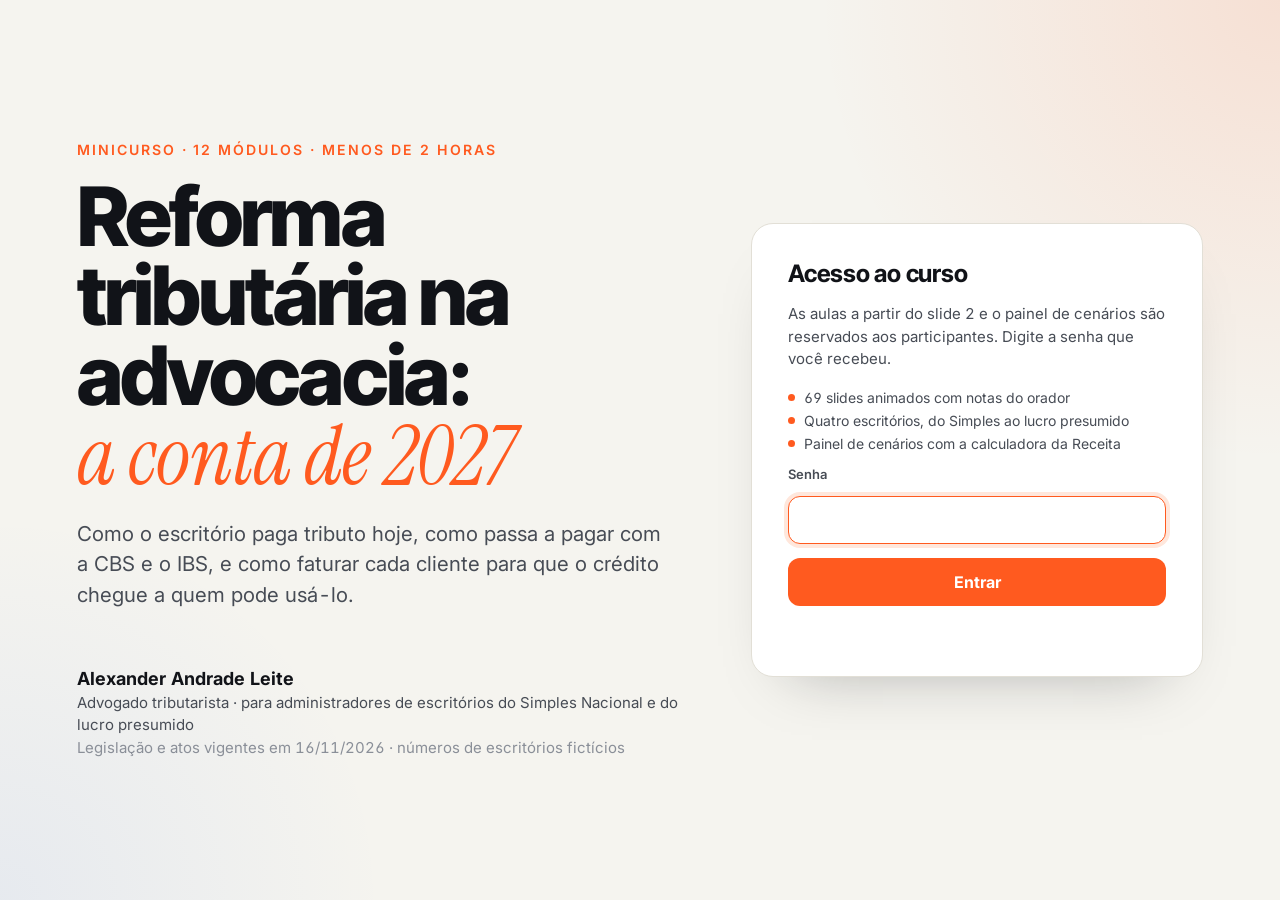
<file: index.html>
<!doctype html>
<html lang="pt-BR">
<head>
<meta charset="utf-8">
<meta name="viewport" content="width=device-width, initial-scale=1">
<title>Reforma Tributária na Advocacia</title>
<link rel="preconnect" href="https://fonts.googleapis.com">
<link rel="preconnect" href="https://fonts.gstatic.com" crossorigin>
<link href="https://fonts.googleapis.com/css2?family=Inter:wght@400;500;600;700&family=Inter+Tight:wght@600;700;800&family=Instrument+Serif:ital@0;1&family=JetBrains+Mono:wght@500;600&display=swap" rel="stylesheet">
<link rel="stylesheet" href="css/estilo.css">
<style>
  body.cad { min-height: 100vh; background: var(--bg); color: var(--ink); margin: 0; overflow-x: hidden; }
  .cad-pg { min-height: 100vh; display: grid; grid-template-columns: minmax(0, 1.35fr) minmax(0, 1fr); gap: clamp(28px, 5vw, 80px); align-items: center;
    padding-block: clamp(32px, 7vh, 90px); padding-left: max(clamp(16px, 6vw, 104px), env(safe-area-inset-left, 0px)); padding-right: max(clamp(16px, 6vw, 104px), env(safe-area-inset-right, 0px));
    position: relative; isolation: isolate; box-sizing: border-box; }
  .cad-pg::before { content: ""; position: absolute; inset: 0; z-index: -1; pointer-events: none;
    background: radial-gradient(60vw 60vw at 100% 0%, rgba(255,90,31,.13), transparent 60%), radial-gradient(50vw 50vw at 0% 100%, rgba(37,99,235,.07), transparent 60%); }
  .cad-kicker { font: 600 clamp(12px, 1.1vw, 15px)/1.3 var(--f-text); letter-spacing: .14em; text-transform: uppercase; color: var(--accent); margin: 0 0 18px; }
  .cad-h1 { font: 800 clamp(40px, 6.4vw, 96px)/.97 var(--f-display); letter-spacing: -.035em; margin: 0; text-wrap: balance; }
  .cad-h1 .serif { font-style: italic; font-weight: 400; letter-spacing: -.01em; color: var(--accent); }
  .cad-sub { font-size: clamp(16px, 1.6vw, 22px); line-height: 1.5; color: var(--ink-2); max-width: 46ch; margin: 22px 0 0; }
  .cad-autor { margin-top: clamp(28px, 6vh, 64px); font-size: 15px; color: var(--ink-2); line-height: 1.5; }
  .cad-autor b { display: block; color: var(--ink); font-size: 18px; }
  .cad-card { background: var(--surface); border: 1px solid var(--line); border-radius: 22px; padding: clamp(22px, 3vw, 36px); box-shadow: 0 30px 60px -40px rgba(17,19,24,.35); display: flex; flex-direction: column; gap: 14px; }
  .cad-card h2 { margin: 0; font: 700 24px/1.2 var(--f-display); letter-spacing: -.01em; }
  .cad-card p { margin: 0; font-size: 15px; line-height: 1.5; color: var(--ink-2); }
  .cad-card label { font-size: 13px; font-weight: 600; color: var(--ink-2); }
  .cad-card input { font: 500 17px var(--f-text); padding: 13px 14px; border: 1.5px solid var(--line-2); border-radius: 12px; background: var(--surface); color: var(--ink); width: 100%; box-sizing: border-box; }
  .cad-card input:focus { outline: none; border-color: var(--accent); box-shadow: 0 0 0 4px var(--accent-soft); }
  .cad-card button { font: 700 16px var(--f-text); border: 0; background: var(--accent); color: #fff; padding: 14px 18px; border-radius: 12px; cursor: pointer; transition: transform .2s var(--out), filter .2s; }
  .cad-card button:hover { filter: brightness(1.05); } .cad-card button:active { transform: scale(.98); } .cad-card button:disabled { opacity: .6; cursor: wait; }
  .cad-card button:focus-visible { outline: 3px solid var(--ink); outline-offset: 2px; }
  .cad-msg { min-height: 20px; font-size: 14px; color: var(--ink-3); }
  .cad-msg.erro { color: var(--loss); font-weight: 600; }
  .cad-lista { margin: 4px 0 0; padding: 0; list-style: none; display: grid; gap: 6px; font-size: 14px; color: var(--ink-2); }
  .cad-lista li::before { content: ""; display: inline-block; width: 7px; height: 7px; border-radius: 50%; background: var(--accent); margin-right: 9px; vertical-align: 2px; }
  @media (max-width: 860px) { .cad-pg { grid-template-columns: minmax(0, 1fr); align-items: start; } }
  @media (prefers-reduced-motion: reduce) { .cad-card button { transition: none; } }</style>
</head>
<body>
<div class="cad-pg">
  <div>
    <p class="cad-kicker">Minicurso · 12 módulos · menos de 2 horas</p>
    <h1 class="cad-h1">Reforma tributária na advocacia: <span class="serif">a conta de 2027</span></h1>
    <p class="cad-sub">Como o escritório paga tributo hoje, como passa a pagar com a CBS e o IBS, e como faturar cada cliente para que o crédito chegue a quem pode usá-lo.</p>
    <div class="cad-autor"><b>Alexander Andrade Leite</b>Advogado tributarista · para administradores de escritórios do Simples Nacional e do lucro presumido<br><span style="color:var(--ink-3)">Legislação e atos vigentes em 16/11/2026 · números de escritórios fictícios</span></div>
  </div>
  <form class="cad-card" id="cad-form" autocomplete="off">
    <h2>Acesso ao curso</h2>
    <p>As aulas a partir do slide 2 e o painel de cenários são reservados aos participantes. Digite a senha que você recebeu.</p>
    <ul class="cad-lista"><li>69 slides animados com notas do orador</li><li>Quatro escritórios, do Simples ao lucro presumido</li><li>Painel de cenários com a calculadora da Receita</li></ul>
    <label for="cad-senha">Senha</label>
    <input id="cad-senha" type="password" required autofocus>
    <button id="cad-btn" type="submit">Entrar</button>
    <div class="cad-msg" id="cad-msg" role="status" aria-live="polite"></div>
  </form>
</div>
<script>window.__INICIO = "2";</script>
<script>document.body.classList.add("cad"); window.__PACOTE = {"s":"4Df/8xaWBS32NF1QQr+yUw==","i":"ax3GcSW2U/CI3Vfk","c":"XUmE6Yekvb0G1c0+DmSDZWuZ34JhItNAvhw3zRmWpxmZ9C8Hpig/MSKeaMAig/9TxhuYw9ywsIJRasq5Fd3snt66l3fLeT5cvFuWxvi74AD/HqVLoBigIV8K2cGX6mpv5lRJ0ugsCS/1QluxSc2X8ouwp9yYwgjXabA4Zln9Nm+cGiK/zQ2KwddN2M1s7XJu8GZEDoejPednDq2G6nuo3M9KkiF4FrClEo33NKo4sHFnJC0kUTFRG3Yp8OfK2MrxGz+Eh3QXeMEL7tXIJ11tqhm3qyJnAdycaFeyEK0/myufOxhwNaeZ+PJdqYEHdhaxVUzUqeRGQUEukwIxRoyEoqCpr6AYFUl6OjYL/g78ZwKMtlpPKA28ahitJe80MtqDOucpJ/xUygBkLUUWD6pmGxlqgqbaikbo4Te6h1RNfjIHthiUoR6rfmxlTv+8eDv9I+Mq1eDn1uGsiL0ZOAlWpHS7dDMcHMD/Matw55XG6HSY2dQJQK3SW8oFXtBYlb1FbZrvUmfKJPN/Bu7AIr17issimYxVYuDlqR1sDHTutl/M5Fyy03B/70RcCADRf4/[base64]/QCMO0e51qSRCHOz4wdDSX98xXyJSfyFRUJ75lDR33jUBLPCKIPHetba4LWk00qwlAA1isd7RBJxMG9xD7cx6hC0QnIU4KzcRrAKhSgifrxxR4V6dOjzlaa0trPpqrjjZWz4H6DTgz/44jN6PcdzSLm9lzXq59amY90JRQ3s8rGxACvsoKLa5TffLGXQt9BsfoGcu/afKiaXXgI8hVoJZep+Gr9rzCoWTq7xJA7yozBfvAFwHVHqjQHPNRTLi926v0stJB8K4jdmbBJt5WzQKFWNOEVsWVSwK7rGuFY3zyjtKY3wU2c6HznV6ffn/[base64]/aJz9WAhB1tpijUA3L6wcWtPpnNc1pSl4s/PnBT3mM4SJI6CVqOHgcjm2tuPkCTGcTaiTAUdVxvO5VM0PpiH/MxO76E6X/ELZLFGOsFWXZ7VX9KSODRh5phNgjdnxmb4by6l52e0O4SOs+ljKcSg8cCaQC8caWv/2mYSfWTtR3UNOYE54fnrpMJt8uuUu9YJLabune3YDtI0eCGQr2f3JrjBBOSgMLJr6OXGRNHM7iFwnFz4JL1+nPFKzx8KdnX4hUH/IzdEAYWxQyHQulLKDOO3Y4mKJfHpFAjgGx5hIL8HlCp2oqzeGmmfjt3F/9EVaqTtSOS+VIV3nLViLbCWkI9r0gx3IDBcjg+tSL3thvXX94oxiaQ5InXX9zOtnBQOag0opyfYXK0IKHZfoSKVXTqZCKxXbG3nmcMcbQTo82vsOJ19MjxJP+4YEHR+yzL1lFwnJx7nHH0o3oGB/RzZURWU/gkZca8GBf/Pt6RfWW/rnBeL3MUPIa7hyf//oy9KEk3DmqClOIb2bKh0SeV0KfXbAfpHO/UZP6N+ZlESSyhUUjUZKLD8ekO40rj0zXgBUXQlS6UKE5R+WYO6DdW1138phZ/IS8oyI4NMpk+e9+pef1FzcDJtoBqT7ZxQV4mwgsl57+/Y2QAZnX4jASXFws6dGFvSPlYbgHdozs7MWSeUpswtouDueA23biVJiw6PgTyV8drQ7pDZwvHsmH9riMpiPGoOI1nVRWHIeBfVROzq9uATm/bs9V2XmYxIZShiLVRSAK4pWKOktQ6mM7ZV5qkCv3Ben90AjokJIarpSnvqnoVgSTnrgMQZhGbAE36cv7LRZ5A0fqFr4HPlRO5fdk+ool2fxj4s+sdVCLE7SjpcAIV19ZKmS021yezlzsgkYPTpE/uCRc7GxwSa1bsCeyw88fCIixMWSqiyQgRORMII6C3iyHn2Gf1W/O7CMzqCwZnhMRDePYCerVP+Xf6IUTEeBCHpsabFdFtM03JcSFt8TO+u9HIUOkUC2+bJzDUFBTTSETLqDZbNRQDCNM6MysbBm4gcxGi6cIUygM5qc3cURb0hjILxV3GpBX4JjapXHBZqJbU0X/XKC9OzAaFQJ2KEWr2ZWPKgmPFEIK5bOC7caDCOKZLtM1Bkm2i8qudkdKLT6IEQ5AbKlMncWCUDHml9RZrTX8TX//s+oIm2nTrZSCli8NgZ3Ms5QHYyQ5bKelhpGQEM9WuT80Z1ijYs6Q54Qly1uGuDKtrfWl+rLQMWiQGKxgyJ0UP3fTDPgWECE4LH2uw3wLCp2/kSsTDv3eLw0RHi4JT6hmFBlA5I3Pcz8cDH2sYCDWo5zH/wpITzBxnyf5XREXEMmIr780L12pSooRLMfFnWMd1LOvNwnLFq5+70hQTniy6aMUxhf4UQzRe6/o1cEkfWvyUtoTQa2Oq3uVYrH6sYvmvGmBYHlPWWdCGfJQ5MerXczgQdKKn7t/6PTFKvcQNq6BXywM5GORMh54ljv83d7EE5gbfcMytAr7njxmVL+UYWUWGPbbvbTi7l2fYdJTLjlDunr/8NagyWYUBXrOciJIL6eP20OGKfQ3FfuVxs3eb5vDAxDn6c8Z19TkVPKDVW3r+xg4++7Iz2sfxBKbkPfcFG6IMhutwBVYv9THjqtlcD+b6vPVmF/CNtT/[base64]/Wy+MVLlWo6i/ZcsdF/+gX1rDNFWFlBre9NzBOpc8+l66TEt9k60dkMenr3Au/op49DEEM3oDsXGmFOB9gg5AZsUBFuL33fQ9c1zJ5epgbwXn6i/ca9Bl5wET++MeiophgWqVAm6rhU9WqjiuiYG3qOuye0zqNQqsISpDNufPZGlquXiGFaY4fv7QsxZ9NteaJg95ARxTzaEXEgbbuSsho6Zt7PfAnjmxH0v8KiiSPK+GP5mWWG4tVqdSNR/[base64]/wXSCS9yV+OJ8mMW8p8cdd8rRXRQpo3Ixuk9E9+yEX4dUgmg+scx3OYuf0VA6cwfpznrQewwsgC7soPNriQRNg4DaHDU1V5PEK5GFiDUa9POBg7pZTyOMY2v/bdIkLrg6IsK2CmEFIhthwt1AzIUyGW/uCfTIHs5+aCVbn0Y4T6+KnkUEO6xc4Le8mxbKbjTs3IxPl57RsgvS1+DqzuoKXQF0NI1YDnZ/7OW14CleV4gaH13LtiLZUoPeWczY4eMZkOKwxA3yXHVDTm7ERqyUtPv/bbqL5yJHVMy1yL6HJq2EbSnJOia3hsEHiS/KbEcxY8xSVT+AKr7wi2Yc2Oix319qAQ/Sb5USX63/b/ogAflkLw0avXoXVBHqisIXoRR0A0FnpSsxrcxLIUFX8rOxCeueE6ozp0iFR3HxbxrVGnZakVWeA7HXg2X5QtMO15/xOJtS90W9Zu1GG4KRkcM+HqfRmZMHcpP0tuYMyePsjOS/[base64]/XO0f4SWWJVNzEfi48JMDKj8peFjojELCe8q0MJApQpw0EpWrjs5+mugEoc3DQ0r9p++QbMtkLNKbxjFQbQMw0LLzhSEPKlpyCWuRJQsedEXbkpKF+Vv+jg//WtvLOmigFxfCmEc4Q8kWPUbLsDoGSZbxb/sJnWGkUlXT9LG0ytrU92CA5NkqT6+eVOhFIu/1LsB9it1FUMFo++rT+xgYdBOfS7yHGvEPnHwIs2vpueAZwmSYd1MszJd0a6dX0bUGRfeiy5cMk9FgmL7kQ7N2u/ebhOqH7SaP6M3Cg5XpkeDsOodWxhqNiBBYJBU5Cgyme+E5zZpPFTlHvHgoZMTpQsTbB589M/nf7Zifr1Nkzd4piQsPn5TGVSWAm2Dr0z/jp1Pr63lRkT7Dx03kIwRv8rervnPrvMDO0BZdaPE/wYBJz9GPfgA2UPPRgj6EmyeonEoWmvQg6oAf5wvenWnSqIE8SP37D7YHe0+Vk8FmS2HtehHIpMV5/GWesY20I8b25EYwfNwIw7nx9hJIijUfnLQI7Ce6PnvvaP0C1qV8xVLHy0Xj3Deu6WzS0p2i3dg13daYcWwfIygh/TW8Th/OExeWotTQFtECcNDt2WhqdKfORJsY/2Sm3hnZIQ7GMDtcQeAhHjthFRy37R5F3mQIg07CSfLf7p8qmoQ8N/c79GvYFGdASdDqvuageEbNYSaMumUEIr1Nl5BaoSVlb0c4tFv2ctP5pEzc4DQcx2qgFthIueFdrV4s2me9bRrsDgocgzn7+nt3AoLUUs7vYSxWS+dlanrTftrJwEvNKbbRkmD3fAt/cvnlh+hKK79IwqAJ/QwKFP470wQh02YL2Wf6kdNYOdiV12VTkGQzymCTkMrxRcp97UT6TyAHG9PqI3b2qU5BNZWzSQmpBOR85E9Q5mGxmxlUiBPhs7nLmgnYrV9BQdFnfFazw9wIQSX9xrPXazm9z5xSo1/ObMJMupKuUVSyJngGlIiFs/P8bl8hRxh87ksXYYabni6pa1uRmumA34BHkwE+dU7b/v4iHGxxWkq9M0P3t3em7ZZaInl+JB6bMRsgf+2YY2HeyUSD1RmXge3hvaM0yIfKFsiHY9uUzDcch96E18NdkzomxctLffCzaybkjFUjVXnsenIVOkrea2KO2b3iuhUhZMMI4JW7t65HZN9lDIo63WFkj/RsqkUItmBdFgb5679N9WQ2wCprIH1OtHb1utuvaxqVIBNH2uQ6vg6iSL30mkGWttAjFM8e6H3veTgmhCY99WWTYPCAhE7d0mgch53eW6Rmkwjnc5uHWqXjFsL/wyQCFABQRSG4lmzwO+7D5pmxATPDSSnZJPst3tvX/JlG1KVkO7r3kZKDPxUHIaXj4P6qOniSyfoy+OAXj8qFkhqn3ngoV/YQPRLFTfHyAAj+YXdNJZXl2Xzl2oNB/YMfeOiPGcQw0leu8zXTqEwB+H7qwJNCAbP5R4D2slMMoW5GIZxJVnJ1eF6KwxTytjnLKRpO0XX6Ck5F9usudyO0bL5g/z9+Vjrfdtczn+H3U38hznYr2OobUHL5DwVBb0YOHo0ckGd42MU2lOrEOHjqk1dEyhHYbUnTawddy0oK/4Msky8cN2iNUUGWXIuI+WEuEDfAEjJzAC9uDHIsSSNdUykvyFL8FsktQzghdvvkhePQd2OuGIYc6xi8tK6N4f/38PEu/33kg08ymoLX6AySWMI/9+eKb3pLyucvER/Q99Bkmx/Dqt+c7MPzQbUu9EfljOVhmsYi3E1piYU1a7qZbUkjuzHHSwCWw5VvPOYBMuCwCBlzwYvjXfqHo6uxPEzWEJjSZGw4prBiPr79XV7QSk7x4thXOTa5h30iUnTX/FMZ97m6rbEwM1T/ReErl4Z1werewQgsXdZsLyFt4+UJlh3KqzlZt760Ja/te70cZwL8u1H2tTXTeyvkp3eQxTD/qzDFXwqO2Nb6ILDkKdXwlKcHXkD360J0h2qyc31h91gb/v3GZV3GtE1jBllUphIYQSQCM6J7Axk9EUv2W8+06rdmugrHeKvx7SeGc/sYSZF1Mu111thbmSyJvDbnzRnDBYZMGg5epC2W1dDOQSAIGumy0xcDVAISrnsuur9B68s6FtM1YeBBV8DGk0E0ovJ0tmdN26Y05XL6eYLyQr2p10jZ98mZ09hhhiS53jeiCFg6IzzjS3jgkKKIPGUtue4dvJgFcCQ3UQmVV+niK5CUF8ZHsjGEgv03d/fgV1r3fvG50obq7tK0OrzvhzcNQpnnmHWPo7AqLkzFcJrOicrXaGuhPxLh+L8zhr36EXtAABYaYx0U/41/QdniLuJtsiEF0JeJIdZykWxxQ58GWGITqvTmlzHNbMQE3WTbf7l826ZIAv7X3LuiHtAnqLXFB82fCuOkGz4aI+wwSXYALgz1HCkungUq1/9GXNBNQIx1yU1DrCUXJTj8rioW9rPzEtYy9M7u+HOVlZR27xDE8Esap1Ibeqkzh2QDM72Z1WbIfYDqvCrkptZ3VV0FLJaiWdID6txcB/V4qGtwKiz7XJzsv7rk8El1/C/6LCOQSRtdgWZrmk75bPdPTD+UXsdXwpV+woOjHh0H17zq13iQakb8mONbRy9sQQoqoWjeSOnFdKJtywwfIydphONwUmm7IZ7VB609LQcHt/P0ZwB2UnXBG3QoXX6YjHG6xJvMaaa6wpCODK3tftSQughuq1UBDZhTKgv+DzkhiMlqe04jU6vVhTHau/9uBSm3YOQ7UxHUfnnM7C8Pnc93ExYaOseUgLTtxNEDyidjCMjkOI0RyQnj1bYsPBa/jcN7oi79AILQ3CNdFH/CBYCVXZ/nATjxpMyeUzMvzOmLn9MwFT2O4e6/Y9Fr22ecdlpb756zEE03jDz0BWnUOUDt2ImdRAhJ+hpDsDoy5svYcL+VpabFWDzzHyaw/tIKScpHi4fjVyJwGt4UNuTeC34AgH7gpsUjGcBMvg6cW/J8rW61Qa18jhFGsbw9o41HQFX3DWfu5plaxnNoYSB14Kw1fV6Zuj4b3SqUwOjvgKiLs5d+9n26DVFm9mIMtFXAVlh68Yg/Jee4aFBgIfEzy4c6pRiTVfp/y7ARfut06TK9DW+eQEG2AwmMNJPlU5GVN8YRMqd9hFSRnqY1scptyr9Uiz8SR7hv85Q2Zd//5KbaHp9jJmxRIjhu5UnWr6xpYKMomfmUkjK64yeAQRbXVy90UQeZEM+F6NP2OUvjaTBi3oSw7GJLoiBYgFjyiLVIJxvUKZ3JPEZkQ3OOeKGJGbrlgusfRwHoXBTNRGilIJKCGaOAxNiJdBVGGHD37dhZBmPuSYVVx0/+ToYY7wYZItGLCdVtkwlmWTt2IGdLhu5N1WDf8Wplko4KV8TaG9pb0YJSe3K7om/PtSVf0QTTLV98KrkOiA9bTkgZBUiWkAZNOs3bvADY/vI0cGPHZi0GNKRdsTokhW3otP8sKGRnt1qLcYTNmnStFnvZ4t3TLUywce3nymmlu9U/3KTrY8TC6QdguWWXkCS4SsM38r0dG06XcyIgjsQR+5+0ruGIaCQvT48HSybe/Ocvcc8EkQkXhr40Y8aUisCzVW/9/8a5X1YI6LXW+z/BSECXMW8Tq0Im+EIxMyOswdK+lntj65rErCLyNBCiObi9XwxyCiISmgewSkiGhr/qz1IQl/C6FoEmMU/qnETdqYDhNt86ePRo2MRwQGX/OqYo5863D/UraV52LhA9zZ2h4MbQwABgd6nU0eRQulF/tKCeaHE0x91l61thePanq9L8HJZK0Q8GEha8C7QTgqUyNWRqSoe8FE6KWwdiCPKnmikdTTyUt8XOsvc6al9rglI1sxz3cHjQPRhIkxYHMLMNpZ/nWIx8DiJV50h3qRHNcz4CBQrc3dCe+PU83Ne0RRScN70B3Dtko7O54zLWaag7YTqBm0Xwiuht+/hqLBM6j7Y8J9+DJ+UX7CosOJmlPcuYtHGiLRbT+1vGdRNXWM4LqmkF1jJxKPIpfY0naD/D9LGddCJYI9gJQ7sG8Ckoe+iVRdgO4+dTp2FIditqD2XExb0IWvGPtOLgUkGvO4BJRIuWyvXKsHSCIQGU0AcgMfZuzyrfgUrxBgcYslP/TKhBSKY/Nqwf1l9gRRdOD9fVtqaVG1eRfbh0sMISaxAanAyY47BPygFote3XoWrf2IJ4qVXIMumIV/T53PKez3E/5fg+qi4a4jximm5cUw43kU/YqD+pKyjOh1anTBg/m8GGs/wQEqFXTZjrhJ0BbAvZrBrNHuWNEE5pG4vDY+nvmDAMgaE9tf5jTFL4g6qqWAKUdkncl9YY7DDuo6iPdqt4AD4cMwcgjySac83wvvEF9z7FWov/NbjeKt5GxrT5yJRo/+BeiSUtMXXl4lO0Q8sLhatG3LjK+2ZsMkq6T6wfeM/WxCZdOEiM/gMCCIPHHuMvHLjqjZvoeLaFkf9CSbvOuWLDNPepj9j7aIBzn7RZI52NSPzRyT6kWLW3F2nIrzpU2YmFM5AbpbkTmYzJS/nwAOl0MW84qtHGChReVqsXpP0yKUwkwyATWCCu/RR7yrOSpb6a+A7om92RqpL3i9EjrbcoeDMTkU3nRlrgZ6kDiIt8ytazbNeDFZ9FTAlfJHjG9eNizdw2A9eJyI5aoKrOORKgjGwn7adWVtOlcKzo7k77dsDvB7pHj8iJBf6Wc7n7nqR7FC/DOGJbPX95bH9zx2BD/T4BLFf/uiXVxzwbCaOAfVIXbqgcSIcm9Yw+xNRZQATTOoMNpPVB/r6+7g9QBSCkrgvFE8jPQJhJ7rlpf2tmX+y/ZgkBba5bg+FsO/AQ6bv/e9Gq/QKemDwyhOy/m+i9KNTfkhc/9ol/isYd+hPPPyKc69nNMaUHtZKCa39e4bKO1DgwnbEn9bcRqglWmb+kswNN0LQSrwuGZXoEl7VfD8JeZDAQ4or27wNV4t0xwqI/k7sWh3qBbICFQLkZ3WWJjYOw1Tql7tkIi0x4pA/[base64]/ZFi6s8BjMcqs9XtYLUbsKDPu5yXBcmY1I9noayKNTEt9CLqZs/XsvKCESr2yZDROX7r69MVP+PMKWMSx2wY/q4wI8z86u+Uw8MqJZP4uO38sKdh0aMlhun5Aa2qZSM0bjn5MYNRJW4f1z2qtZ0220U2akkmxLfsi2rMWPcPabOAY+Bav2546UyEU+fc0mxDZNO0UhqeyxEvdu6g8X9MqHz1UERtd5hC/mWaUmJ3G+9jCUHVqoULhfhPmm9y+ENNJ39UIbojUx2YCbpWdNLWT8vZmNh4X2fYXJ0NouCh3/8t5VUYWaymCFQClpbuSl8Avo/evcvL0ZuNVBaN7LpyyAKu7vAcJK3fA4A+iKvr1ReDOmrVhh6fmnSoY68blikl15Zl1G+5teq8907UOeYno7VRf306vpLaTCNUr7kWn2QhLobv/j+7S+KPZVEr+CTC7Ecz8hJVzlDV73bdgcp1zLypG8MBL5OVVbarqxVMdNQMe8RxB3l7vtPJVx5+aGeyFrTnJm+uFWZ/I8/5Z2iYbEX8QtW7Nvp+wt7R9j8hRY0/CHuViGGQdI3FifEGjtmW6I0LGHRfZiBYhcX8xkO8xectNeU7cEkqpWg+2h7R2Jr8wv7/x/9SA/nkY+AByerkPyQ6oeNEgTgQQVv6HErd3376GZNVSZZnLiU7M4OfEa3oKJyudUq8135RCnAnSzPqpPmiEXoX18ylOnq+MEYsZcyzNZm/dLBP/bAvLnD5+cFWxzMe40Zf3E8HwtZMxW2XzPNurBWAsiHSZaX+w5mufgEIBe5yOC1h+fy4EqLy2BGJitC1yI/SU1exWZKgpoWdaBOPl0fihvW4Z0Q4wMLjDTJe6zr+rLihOiTVDEhrzweBc7mVuwLZDyiQ7iCUd1CCxO9QHQdd7MdgsxT9PAGsEYSnvo+huu+W+lJ4EQCj6XUnCSuGT7bRXoyEZZ9WcNX461oZBPfjEBu5rVMVcA3b+iZDrfuvpdq5VY0zkFTfCt6S7FuG/2pmikwOKFvnd1Z7dBAuhanSkAaRdfD2CWyxVOL3IhzuGOzyH/iBSzoQzLfR+ujqtPslUdZ/k+ZLuPXfOJY6u0F4xwib7527a7WULcNpWqzvtAqQFsGsOmwgbGcIzQ0094UPeF4qB/ODHwJcLsVaDy5TWY3eTiHUZ0MQmNWdojgE64wnKjAP37785Ypku6vToHY597tS9k/oWxRsfOw41kUmIITqgR9F3JTZyikhQUiqAlAuTsyzTcpi4uYa7/guD1kTbio2lh8FRSHXoicAzLrM8Agp7h4CNv/Lvb7zuvCt1r1oVEOGZV3AMUFwS0T0xfJWg1qBv02bViGg/0x0X4udj6NfB/r+CCvkM0LTG17irAAXfuj1SBMUIr1zFYeUAS93fCizvNaMzwtiSfTPl1FYhz4LpDPoqfToje8RQ7rDq9OF6hA6yeBRim3PEJMAtCcElIsFP74bbdeykrbL59nQHXQMq9J0JEH/nYSSru+i989dV+0+90xKDe2YKUEN82zXyY5U7JBg1KQIJGp4EinOqhUqjfZOZdX+KHkFaAKR4EV0UobCYl36cNR2iMo8gYVnE8MqEqKXd2eovrkjx1Ynx5MPK/tMsNqHNRfZzTUEaT1CGpFl86ziU4w7DXrFWr/V97NfY6t/pjgm+0ptMRzH9wp1gIMTxuN2px1qkr3Y8D1uPeHt6uCahl7XskyPqKjPxkGOnRvuQsE7mswJ8kdZBunwNmXK/9xHKF6c0xH+95t+5vEj2VX/2V1f9G+Y4vp3REJX0PBq8uvdptC9gNM7IKvrbBrVbNPEtFwp/XkOcG9gc5x0TfcOCt5KvmYAtqHSQ+mD/I+SiwcdI0PSaxl3x08Uwk6dCOd5xzorIwQqRRTvQ7QJ/J72h+meiujQrG/69aGwQzcJnQ6qx+asNJprGKiI05lxsuDx9bSnreHgTlrNU9Ww4+F7Nj/[base64]/r3AUrX7c4gVV8rJFXB8TSQNlBw1UOt9l73XxXyxUujf6f6zew3xl1yQ+NdlM79JPDSbGnRjtwf5UWQ6mZ6ZS2Z1Y3SF27KOKDcAPdyqsoI6Q0A75dbb/lp6zjrHZ9WgBCFONZfAwvn9WtptwwMxPcIbqSIkcPjEvx332uTzXe4uYoS1t/waYFd153l0Qf6Z/lG69CLVZCmzYijNNAaw8xWgcmrsLzjYnhgaGsFgwIAKRnteAv35eSoTPWemp0mbRRAkzkO3WyNvgrJuTa8v5FZcbyLkRZ8HXOolVbsrvYBdKx0GBA7X9nDuL8t6Re3Ypghvl96mWjDP+Fi0T+3qBIzye7kWjgBpXCHQjBglXVhbfHUqNDpx8V44Lxrv8/Zc3eTnHGLAOpRzC+CiNMROU0h2innWfgnSPJR3U+IvjBg/9ru6m/z4QNC1+CmnvXC0HCN7TuihtQQfcdzG+/1fR0y+HFz6QNLNN0742wgn3UH0/0wvJMA5CcPvMKpMltsnBh6u+fyipT2Y/m6PLjjUSWmhFO8finv/[base64]/lv+7IZqOW5bwIDBV2PMIbczMzPgCK+y56RGjrvtgpmTYTAKQJ7U4SBNzbPjyiaX/EKIeTMNzvRi9zufZgfpCDfe1HMdMJiUQlTDZOHrdWyyM2lfeaTJvSoB4v963EonqSAO/jnfQCrPaCPiEHEkPup9c9Sp2xK3YnCVniwPPojwG0Trg9uXa3A8WqhF45bLj2QIT9KgZu7IzkfKQbOaOP8A2Z/3JTatfz7gUKW6MNyAe15LIoYIxtjWbTe0Dj2AvT/6CGxfT7bbHpus2OPmVVWHT1yugW74jVygTI7zyu+ulDAutGp7oZ33sJUp30iG/DCTSe+4gsHdwib4f8ZedxxSF6bSwt4WoIlr9twog1UesTWFBOgz+s5X9mMY0K/qdjIP5t6DrIgwachvqPbU4SRQz1VdcbEHOb94paPL3jL4HvIc0w0hq5xUjFFJIhe/sbhRXDyT/PxebS1mRgR9eovY8pl+0X8Cs2vJda/ZujRU3vN2zSczFhwPjI1YdjP6y21ABjV2kzoJBwYrRLMJpLDzJ48DRYkdVZJS6HdT5Dhqv1dy7d44qjOEG/3whJsS+mfCntCQxYKeHBYK+BC78Dxh2fQfRP9SSr5ZngXQhWGNB2VOpRiJU6sLLzfn03M6SrNCnOs4gSA51fGGLbl2kTIJ7cKkhxf8ht8Zzz8jz2jyM/oVkxJKF+CH0RZKJomoduWoPB0uYlPB4FKRg6vUI/vIdTQkw3/82ca+0FOUZaAistwnZUq9qKzv3+iSxmRIJYwnvCfK+Na7jjC/94TcKvJ2LuNBfBb885Ee6SUdToz9MIuYKEVG9VhqL+FMCCEOtm02MSxoB7L6SqzIJIilf+LCkjsiO/AtCABwhJS/vPjvtvlVEFgHu8DXhgqMNh3uPCdIIMLI8PmSQEMef4zmAnW2g3BrsaMOn+A4gPd12jQG1u9i1cDeKflEW1U5drwbCgpySmA+pVtwAC/Pf1xHgn4VwJDSuC2fnKJPjqAniJhtB/vm/IACBOjJ7lwgswoxkmr6NO+4WbTFW9ezpYUTfTsNn1XFfca7jZzl01jFKFe377qVA2Kr8muyFMHTZD2iInjawh1mIogAYNzaCij6eRVWPul5mWW/6hkVh+DvtFvjcmOJFUqS0B5mjgeiubnKdMxEr6sMkYB4Qnw0V1Xt2WSO0jKAxPL8UEkmJerztN4BzAEQ6OKXLIODdsDbKESmgOyTBHXx1nI8fugR6y0ymMrLba656iYPQKcTPboFWMibqTVx33ibiAvue7lgOBuCtPz84NsPcTZrs7NgT/Y2UPHJAXwuRS1iAXx0F0+whIDdJzrQBMFoxLskdl/clHlrKKzf6ljFLoRUSlRfkn9+1nB9pnBQTzTmxeDzDU97x69Gheyx3HiApomEWSEqQ6bAWKVSUFTp7O4c1qw23p/zLvim43S8M8Xb/WEnx3we+zz8+6vHQhfiFBlMSuYMSPBdJvKC92QPRBlaMcNauyeQV00YMspML8zDap0k24A0OPx9QAK7PlEnLKOur6WLhzyh723vxtbgIUhCl5gvkIopCoXqR289Lnb71NULseYIIAlW6fqEjc4mHsazEkfd1R3b+jtFz5ovbpuvij19xw2M61ZWrWuLEQbMGug9/[base64]/5mqrq+jEIrlOAOxcb2H8DO7HaPSdnfF/HQAspJcu6/GRtrQYSwuNioAV/ERXCATYue1jTJN/s0XrMNPKB+TNA+uHOVomzXC+T2jA2hTXLkHAvPZYfGTgQvPzGQ3Djam+xf6IFJBOiLJ4vCKEZliHJwz2VDwUZgtFcdtwbz4pzD5SUBKF9o5zmGxQxos/[base64]/Zqsd0qqX9ld9PlRMzr7IN5C8DsZs5CrSBhPaxgs5tizDbFeHGRHFyzZ61Yw2mOfAc4Q4xX84np2HJgvU6Yc8qpBOFME47N69iDFp0QTHRzMGd3RPZWgjIZjkY+ZiNSrY/7CJplgzmMLnG0W6NevHnMLQ4TKJ7zHaozQ/hKmuoHdjRZ9Tj3TDGuFQeBUQ7TNlQABz/cwxciiMRuhiXxUYkOyiLqwpb1YLKTzU9Rx3dlrVmMdAMTbY/m+87VqRgipKB9Pm1f/[base64]/FOB2AZz9y6wQJgMp/5VZwocRML4Hdn1Y1/bKm7nmIu1DtZPhEFbl3NfOemRkI7MCdfOzsXKCJpJKF7Hd8qseqf/RQGV5qmOGIMtePzYfD65zJCXiJ1v2HEYRnQ5dblM4wgMOJ/eyo1JTekYPxEb0fYoETjQd/XKuXKBthKSFBclZl+FH8CgJ9OqEzM5SZrQPs6J9TVu8d/7aUSbmwRQvE3OjmzA4d2E3GiyrtOi551xo03fuZtXGC5Iu9NI+Sn+lCr0tNewL26F3RACbtIDgZ3VI4+8oByORp+WtjvmVfMkGcbFTOusfIsw6p6xEX9KELA7P3GGBSeIXqmjX8Unt3nR5O/7jNxl/wiVQk7QiTdZXkTist0hJjc1UxRncB2KjaY9f7WRUXEJZ7xnObb3MaTBd9kudl9ulXRFZdVuHbW4Barb/R06i50hd/S1KdYxLad9esF28/27JiX0nl6DJHArTP677YUmtK+odkHczJ6iLmA1rcT1wRnUCkoSoWl6knpZ0MYS4sYo9ZmmhOZI6zxpPtDZk32x1zZc7jX8hxz7Ri8owU6Y9eqiWq7mZurGSRlVQId+WAKApP3i34EJkCEUlMG5K+eGMtxUELsPtu/RsehrsZ5vFtWrYYFfTTPm6MjN1BQAlTKojmoyhUjmCox5dFMHaqUFh4fIAHInhnLL/RSBcf++PJW08iTImebu8svISQp5lGfnZw3febhrCF984Gy9R8K1VBMDuBK2SOkor8uzLR4L3Q2jz6rFJ7LSfhGRsNOK9NKGNGf/Z2Q0MF/[base64]/z4uz/bKXenzhA4x4o9T12YhMN6nbwYOziQT9a3/zxQfiq2xXwj5W9YoV4/P3znZgQv1IKrBQFBa6WmXMZK6ODdxfC6upro56qhXniOjgxHvImNCnjzZ/3vI3EU0UhxoXb9g3Sv1gEX4WV3jPn0hV7YKHLgeGdLB+vN0RVnjF73rV29LhzPmOwUcoUtGg454au2EiJSTwgwb3+g9FEzkH3asQnYiLaXAtTgSM5KINOiJ/FzFy7gpsvOM00f0XjIcYHv2CVQoxyZDrzHAXy15o+2d3jPMppHrisKXBuRLSDyzr2HM+/MX6Efydm2iPN1epT6JVDSQ36xKYCGeG5zlJq4F+brkG9xF3ccIAtpUiQKzrpNjnARBGDuIfCEQkit3FQaI6W1D06K0yvzn3kwGa99gNrmllUaSolrJJZYy/R12Y6kYhT1Dz339ctM10jHqlnDao/DIEi7isWGyE8zt7CdUFLsXAKfdNbIrDidT1QspD0mx6rH8g+xHQPQA2D+a/ypcaQwCSqW5xrrIb1s5kh8NKdRcIrrPiUXb2xPPedDqkwnoCQJ8Kh+1vbDhueU4Syo7AAz37Y+Gu/6CijCnjtbsxe+3Oy3u5LsSWEsBF8DxkLWQZ/eVFd79dm92uMFvBIsEYXk6+EZF5SWI7xEqXa2FhUXRmlsJbwR7qLfnlCjzgDOpr+T7i8DSxkkaCUpUdzQMrzVPgqCV57Daufew69cjqRkkTiKl634KxbNJG5CJ8o5a4iFEmKEYV/fsJkKNJlp7fMAyDWHbjzu9zSNSl+2U15k/9JdXiM3kxBrdGDYVtvNtosc/xWoTbuWl8KGKQvkv/sjRtiSxTMi3C9/8ZAsc6S5l1EONMCluCVYLph4oh5GZpSFMM4RxghgvbP0fXcYkPERjerv5OvzJ/60Ix1CCeCdyTWrx+VFrFTRQpPeozeX2ewP0Lxr0G+8qX/g0yVa2sHCAbmLp7Zsi/atHzMbz9aUu/0qhDIoss9RDIkDHbQ7ThQLU6CVOrYKNyHH82k/fkq5dP3/RpdgH6t3ZcZEW7Ir018wkCjMjO+pu9ViliMVbmuKAsJxuikL1HpgSjmXi4EqOztALatmYs1533XMEZZUrhJF4Kwvf580SbY8EIk2uz/[base64]/hNTYYM4eHjh1Ls/pFI7uMFo5X/HLUVgPrHWg3up0t02jBBKc9Il9WScvHoDzBhCdvATINenrrHdF/eB+dUm+dKwOgr49Ewn6HBchVGPSzgHcjcdI5vGosxsPzAPyg1/dz1Mpj43n+Hpbkz7H8s6dt+ZSM5cIeexH0lv64tn6TSvHo7TegxGpaPR0JGxl7BHDFsnlJZKibowCBDngHAHBZVl5GMqSTVFvils8c7lZguivb2kVMM8IdA5SbbgAcwFdU/etR7fovw3xFpFjYyeNuU3tjrkMRVIWZ4yqdzVkkct8BYs5QDfstHaNlCa+xUm8BL/[base64]/ZAIL0IvCH/S+kms1sn1bV7AUL8/Zo8SOK/in3Z1zKJO1Dwa6H6G90SFPtcwgfXdt2+OZFj9P39jxg2vwqTKkjBzWA9+POxAaVUTSEBmJjRsfG/pal37jSIbk8Hxj5HVERM0UsaZ3gtls1YDPXWtJt8J/kj7/Dl12eJ5MhGPIQgP4SoLwuemyAH4bnEBucHL5Jvb5d7fytSzMV/Kc8huor1n/XyzdJf6Q3SGTq3Wroc6uvCmKbpxxgzKTFl6ryiuE4aay1Pa7hjLKdOmSyiFea4WTJmcM7pV33o6YzdL0v3F12wK8SvSW1qd35OnCAsdGwRXmHyon2Q393kzqrKMkaRIGscRzM9uD/2X/3j1QzGv5TsMtRGES9wVSF9rD/8NOjpVaZxENkN6jyDrI9DwuI8fkISKlJezssaNl1sGIwItfyMRsbFOq0rsRY2FLwsy9tAvUPoTqg4BXKidrqZMJK1wmzmP80gsDScR8yz/ZGukMNyc+qnCeRIinoWWe3B29xSN1pyLRMgQO9lLEberKYtEy1MEm6BoQqlAZhOh+EpmCBLEbkc46edS+/6sTcUfZEnakW4zH0vZNvBpgFjR456ncYOTD0ouSP358lUn7hds8a+7MVsnyit699ALYy7hHhhk5mXEJZvpx3jngRW3VTzKbvr0dfaOkfOIO/qlRk7Y4DaJGdbrzNXmsQx4YA2CdN1PT12+0VaXdIviv4lFakq25mHEU75xNqDranciaWO/jUaMqoUKIFOkGktio9Ybyw2z/A7T8o6XJbgmUSGebhhFDt6R+TErTm5lZkv+EEdtZku25MltxuuKu1AAEBmbAMPPkk1haeo/jmxeu6DMhovQUJGUFp4MfBvPWZh3CWhWMmfqFiS5xIBDiUH3jLcMNNLQU7OX8Fxm2+/OVtrK5CN7Cv59YIn7F5pknpjEgHtClbjFEAtWE2GdGqoBHj0h2lVhrKkrZRAm8WGI/RU3kqP3yM7oKqMoElTB1d2Ua+zgnlP69wY9I/[base64]/CT0RKAXIabQKbbTNOgnOMsKUP7Khsoc48wS61QlIxPRxpv12V7NL+pOAO3//s9pHeYpwfCzC92FAzSyqqImV89EfquMHre2Ig7a7N6yzjYt05E+CibFlz/Qgf4caHZzSMOHnlbJTWJUhGSjgg00UZSaBuKohtvL3lEuC+MH079J05lYcPbCDeUBf4X30Awk4ZLHEmAPhxitVhdIaMbbHe0Zsfy4GB8MT7vtHlusTrZahYEntd+YProqBnJ2TbOu5YqrqR1lUBLMgXHqrdQ71Q/wwiMF9hbxZuUOdBw7HO2xYD/b1yXU4C3M4J30QewfEIXpB5LPhXQPQnKpaYjmi4lUAXh7MXPJVrsLHFgUqNJYMxyvtL4Q1h8Rhq/AabFqEtSF65FvEfoqMN/8SfSec2Valhszpgts3LtAPLrTCH7JLbHD4NNhO5uDOD3hYNypKGhEmpEzas3C0ytqiC4CTuMDSPsHskMT+2W4omOYNLcxR/ulDW+lchEB7F8Ccqjbj4qHsgXR+iPx3+AMm/gYrH11F1eizz63VzCDOCY6UXEhQXWvAe0B7mJq7l7AFW/V4BofnOGY4RV655f62y3tXCnVM8wdodaejxC2gQgUeMINskZrf+6yOnzcvKqPcqphmNFUAweOZwOjJpvpFE972YT5+Htr3Cqle06v48GXTRhBHsNG1wNzVGgStI7FrRiYp1nIWSGFBSE6qSUntcGy/Jq5ZyPqaypzc+RJkLX7HOHAtqstk3Saf2kxEy97+S+eQ+QsRT2v6oEc74yJgBe1On99PDxPxWty2om8ySacvgTXbvyLZz618keFYbK0mmycxDX7YGb09dLEyHpcw5LFo0w2wxZ4ugE+Md5WZ+8ABp30FbVYstBZ/n5l/cp14DpgfR8MO9Hrd/ErSgGITAMU2hxny2NNUVKHctHaM/[base64]/mRK/m3SygGJJHp0Ad4aLqYXe6UiNICUk2nHiW6h2fWa2Z60glGg1Wf/j3lmjybdvNsSLhwRW/vnSLmxxq07RjFhr02O2Z6pZ8wb1qlUbWy4c7bHTzH6KxDlOJuAZmSxx9qzDGRQLSTtXUgufN1uWu8/T/dqFIqekmHy/yubFmO/y5Rrn4b8NpA/WtLZN3R3Kdll9StQs3dfJrBHuAGiDfxEsyXTFz1ylnwZMwr3mH82ReTuq9ob/JJ3IWQAWnIcEzpL0f4BGZMx/tprMe3cR0aJ54YgReCSrB6+LoLnfh8R6W+qgkigLDCvkWJaZlgus7VOBSMmdSTtLlFJEznKYPZBRMP3VD3Ilt/nAy0W2Nsvch4wnhEUbQXLeZKzB5oi240tJcFpn9ZZxGmuunVz+TjIiZ2SQedQDb7s0QqKbmXbez4iQNN+vo0jz/OkOU0M65qwqVR2/mzDjtM5F017eUIS8Qc9OnfeDh5o0N4wZiP2T+uI1KyAseiUiH9+81nKyscfq9LFLJVg+e81q1wBpIPGTZTolLI2P9pbeT5BDDeIZZiAKDIJKPAv3JAs0chg5BQpQyklDxe2pRQl3o11hIVzdGGsTqN/95i3rsqaBQJhG/e16d8UWc0j1FrBPgOlMq1QU/SV7rAthycw/n4VfD/BATSjC0sJAB7tOwy/OPpohIdqUq2oboNtlwuVQX9buhIMbMt2UCO/hNpjgQaRxQ7GL8YSZD3XGwmppYne7KHDdg3GelB4f3KuUT4/3mfzqfbQgTQDojetqCmwOV1UYITs6l5dcbot+A3wQNk0qvRn/VNb6/F3juZM+wtp+Alyk0HD7zUu47Ikcq64EkmXJieOm2dmTZUdyqZDOI2T/zajPM3o/0Vwau7c7vPP+t6ECfeMBuD/tNuU8iwVOYeLEsdXzJq1yonwviGMtc9mjXGtEdJm7ZuzM9rto2M9DNKUMSQiE4AZ4dZjvv3UDm/3vywCNFZ7gaH4FoSETNqSMynZdB0vC7eYiZP+KTTcVfgeg8addD9CQbKeaM0rlwREqNzduO36RL27xQMmXDBwvBrfH2QacD0pBCBvvE7TrxbTBccFTNJ2TXt9VZg5DlBBbRho+AuiWcJP0kkaUpFG9L3lk9SRs/[base64]/iSD7xOHlmM5lWXQs32B9QgA0S76pDczn8Z4Vw2XB1FTxmrG8gDE/JVjyahGksFwZk/09tPHajC3aP5KrxeCYz6KwoHGUgDbQI+QTRfGlVUfDK3Njgzl/cDPXyDipDYyxns5igSGwqCaqZcMSxaGHS9cMy/kS0eDgHGJQfg8g4No79s/gEAI0dxelngb8o1ZMbWOeN6NOTuIMN4EHsZJy0w/tTkPo61AntsH6ZbjoiinPEwLot9fvNH3VXOx9uiKrM2ndTpHcLo8Tj9paoXR3ZWZ/H3f7oIyFSsj4tGzNFQpCrcmfnEfhIumWFmE5tD5Ca7TF1LaMaRuSjCpZLWD2sPnEkZACvniKyxpKsJd3sAaV02LHRv6+OqvrIJztNAqekbOZ+ilF/QGlULqLd4feSn3XoZw2yXry2HivPgr6IWEOHdgXxGw6eEp042SWeqJvwBLpu2Bn5b9p5y+wCWXC4pArIiGFglf9G7FLrOdiczJQP+Wg+0dhE7glhayJvPv70sJsuUXk72UnoZKt1VQegy3yBWNNt7jQJ2yMAK5wkXP3RwMHey4b3yfHYvEjYYUI0rvm/VodmqMwsuqvc4OvzhHkg3jHMlkF04L2iko2oeyQjIZjskHXhTasNXIWq97ThqrdKOU3/NZTHGTpTtrN4hqf0V8NJ/FcEoU2J8WtJpSUuZ3yc81VcSX9gUTZGKxGgkfTlQ5DDDnZBD1uUQ0jaQFp2hxXdvqRciyguzoTzHHR3H5QcNNPdaMrJHc5UmDQM5/SKnEuccvE9bX6vQUKVTDv8CfjRzP2zAWNCbVOyw1uppsnhTNv5zqDtbaMm2MOKINLV/J/5BkYrmaK9lC0KGPVXRr5G/zrFwmFbfzzdc7wc3txOsbDeLDciihEdKFP2wMg/rND+y+54Ea4wSlJpcsS7hIQaVZdwNpb3dXoJAb8RKdDvLXNISJc+ADP6ssFitNinBt+95cs6NZqTnbdGmE4GDp/wcGXHA+dtFA3xdD6OCqsNGBioKIQqf/Cqg/7CbUzvRsxZvP4DwkgI7Dw7HPgbnNS0+EjzsfKQ4/1ctNnVb32cY1ZDI0tGCZatEYRPC65RiRaSZKdqC2u0fGGp1wo3K006KaGcnMVhDi/rCbg4x74gIEq+FmMr7puy8gIotfoliCOETwPbLSWD4JNa7p7McCrIpU2/g/uY9EcBEhps1taI0K64HnFZnt3fWQ3+s7PelRB7kVDxVepFERdu/4p6SUD7coPtMEzCAOYRJ3RkYPoc+AUWDu6kEZuGnEjvRkqu7w3RJokzgajR5krBaR+sooIObQ09oM9DNBzCieTYLJj+otQ6Z3wEF4XP6Gx6rdsV8twvhR4GPRCOo/R+EzW1SKcb9i+S4jrPoNgxaP5y5t9cCbaiPFEQZBg+VI9UQQu3WFbTKtA8i+M33kljx7v0+rejIMefiL/0fge/OnpBz9po7NKX1qop11kL5a6FUd05PtNIggN41SuGbS1rqFnVdMMXjCHZvx5gvFkdKFHiRN/8mswNTkZWvi+PDSJAoN4INfq5c898QBG1Tyva7VYFlvXtw9WtfNTbbKWv+d8BmlafxKEe0VusNsiNW3KR9j47Pe3jY5qF5MEOBEEhJMxGrsBpVEbut4LwGohEVmPEbxWyNMNWBMAPYP1CNvtzAFa50VKHW/Bp8NRFKKuA8XUoMlTALlEDZjkFkHaE4z3erqUp/0y5nwZXTd7ovmCREk/ccVrj8QYJPpAkGCGfd4Mu1Q3LsQKVq9N/j4Ctg5MiR14YJBd5i/Xs5/lxP4ubIW+eAZlzJVPyE+NjHZP4CJV+AN2+oU8OOJ43d7WC04EuA/9JsKnTDoxdJLIDLrN+W3a/bLCS/8HLfcoCtC6YAyvDiCP9rkbHCqfPD2lCEQEYcvrfMEqQ14G2VcwTY9K+k+ie7eyUQlBGxlpQUi7aM2g33DAi1UdNuEhR0rowBsI+BFyXQ/WYZRRdUhvO7r4q/[base64]/LQ+bbOjfMcm5qk/0xJl3MGsVlRFlbfQjtk1w3vluzhxJTpib4ZkovLVsf2Iayk/4LWXEA9L9K6jS2Tuu3Qfsme8KJOOzdCVxb8QSrnrz498B8MWqc21p5X6HSui9ch2/FbSpHsTF85d7jHyOBVMFrriZ7X9lqRG0FTDoBq9+PX9LbwD7/xZT9jEi0ToO4uPCfiElqGx+7d+oTvEa7nvjHcWKeKDH9hRdzZY64uevpEFfoJhqfUTRY/ZqNzhTAqgX2s5l+oo0+ff7D7JWhYNjDTQy3LZzqgkJJdcliZSBW21CwMNrf68fUrO3Y3567XAEf/EM7q374H7VujqbpQddc3gLGoYqySFXdvYM3muj0Vq8gSExyihOB7ZXmp0Hqb8FJlKvJtfMDU7H6BoqKWH1ZRb3xliSHDbj6l/kUgsWm5bkzh0aV7dGsOO0ElMGjcuQ8b199dB3e7UCp47sTheYaq4RcaWOH+hXtHpyZEOcW94p6BZFZli2MLTxsGehcWsLWcA7gF8+NvvyqvUvclNbBXVZdZCcqimfi1fMIRk/B4rpdVGmkSrBPN0DFCRagHpsjQEzScNKI+WPCARHyEuIDPavwDPvEmW10E2I1ycw8D6pQdFzItdlVVT6w2UI9G5A7o3MaU05KzLSDdN5Fh5/CmSW7UhmXfl3XYObzbDHs8MhG/yYCo9LZpCIyB0fpiZn6HmwHcmjtiD0pTMJnHqmXtSROPkJD0szj6J7A2jlk/Ij805FpI6LlL2hAgMgQTl5pJixVldG0VZfLsjhOieGdrB+sClOIRsj75elz3oagt2o2c3iicWgKDwpYrDqUBAUIRh0Z6y8SHZDH8peQQzhEoCk8Ab7j2lDqosiL7FSJrdxx/EZphUyFWUrXmwW+tsFuT+NDg+30k5wMFQ2UZMgAdJobZomHH3pvLmmYnTkxkr5S+y2VlPoTUWCpAeEOMqeLPywH/bJlK+Q0vuGLHWJpmeSQ/p5QtIgo6nKmGXOBHb3i8Sk3XtrvvitTaJclhPRvqqEwnKmWpKrHN+Cq7qqv3/J5HWFZsXzbSbvW+GxPWN6z1joKxiWyLZs4cA/moQJ3qNURVGE3IKseTlzG2TdwXxaYoMAa+7fgJ/f0JoHsv4OufYyNlcwuBhGbe2SkiwtOTAHsJnuwPLqUlaqWSx0GH0alwqHQYNuOJE/VW8Up0AsE3Kq6cHBnAqK9TVNG6Ju9/1BSBQOS2hl8fLKFgRjhUYz/rn3oNi6i7NUsXSi/Zcans/CqFWa6GyOk0dhN+2StWYHB07JUSMuFwDNfr1/RE8u4MqBnAmXcdInAkzRaOfT4bnDUdqMZKAq4n3qbwQWqO7GEnDRV/54YTMbE5AdYjsb6WDY18ITvlLRziQD/s1lR7Dki1/t5pO/HyIX1ojYqQRwip3yNSwBilvz6pbsK5+Aiq9v0AbYWSVstJAkcXCSbORieF3dxfcL8GSKYccpodk2/06XCDOs0IjEbSXDOksGopx2Y1PBLfysp96E80KWySnq76KLGGm7gG/d1ge32CL1jLmLvJpS02Su6cHJblJF6Rgz++bjlq3SarGnHbD657eoEbzDtHTLLB1F5m4CJ8mrx4wWqPnoubTADV5UldSXyiHGI/aWNdoKW1YIfq3ncu1qxLfr6m7AQEka4l2k6c7EeV2z+JUhCShWv48uy1G6pU1Cqq8O4u+WxwTtlRbl5l61a4WBxxk0ZfIzbdhxLTTrCCEZpthf+EU1TcYsOXyHXiaDS/rh5KaRyAhougxsuyUfI9iy6iMwxj7/XqJiMy0kSuqnpdqYbvJ0BTF5Eq0pONPLxB0gQjnyl3KMRqvAl0CAT1zg/LWbZiwJXGfBFCZBNAsooA3A+EYLRyO+xzR7VMa1bOYBqs8PGQoV+W/I9EUK9O3BozjFaT40OofRojT6Os/A8PGAsx3KDKnhx8Xecguly/HgoRotmWkSP8Zy+qMq+kmTKWMbyrAu6yjBtOYl7AkDs1Wqdi5ibw6i6Xy4FBZ/hz7vcygodMQkWVY27AIY+vZgDTHsSoPkoAdH3BHsgbJg0j9GgdKVdhPFNNoECTnIrQC6O3UpZ8vzoo1SBoorsCNWM9ILc+OWEOh04v7QsyAa7OXWDXxfGG+BfxHtuTJ77OP5Hkwj5tesO/YyXFV6GPBslWeW5YOowVOWnnKsZHkWfxJQ8bbXFwJlc5OnaSX1YzVE9nis05/iUN6tpSS74SKEKIlAjQdahW+p9R83KlAiXeXf26AX1P3CjeJL1nckLWVKmTMbJa5fWH8yMNYfSGX/OXV2reS1RxT6zb7IjZ+ftUP1ddUnLtqHL2/ruyP5NRs02+OG5KEiUh4QNYEwkJQm+zzvHs1kf7NsI4a50wrMOVOcOqc9odUJpF04li1oz5rIBtMwX4Z6UAORRA+kOAradQF/aZPKi31ankt/J+1ocGmBCbgMDZdJfm+RgYG81S+fGWpa8qnKbEO0vlUQkKu6LtuAchrwfKNhSVzfoqpsUuPC5CoXu7OfaCuTaFUV1xpcyuUHbzvnXAz356/[base64]/N/hls2Bzz9qlqqCtTtF1YxuYdbyrnMqSyes8HK+UFVCBTva9bkwk9xATyFnHerPE9zljcGzP/ekxUYmK4aYfIx4n4B9X4Dt+u80H8qj/+ttnf44DIkAx+gDctTPFVpsrEC6WDpvT06ct0VmlXkSZF2IfZ/XLFj8muHjsCZNKr0y3M9atEOXnZn7hYlOP/TKdci49kLZFIvfkcywX+HIxFQqzTA70ZWmpcoUT5ahHLn8V/gN0lb6loOWUhF72Tt7NPNDyrNlESWd/kj1XveS7UF6+qQ61YvWef+oQoLj5Yf+Clh8cUDI0EJCcN8fUy894CeLqK1sKRKGoRI8YtKhGGZMGn3Q6EpW6Mk2KxK0wo/E4cWHybiC0MJ5TVCn/3m4b/pSX0xmwaD0ZqG9QCGNGYgQkPB7OWuWr4JoF8gQ6zrKTbUkqKHOmHCb0J/LQQ80sDtnJOFYa868JGcuWW+PSuBjnUcETVOXdeavn56V7vIk0csgbryDMlxbi6us4TIg1PO+DesJANum8POdsNvv/BX8ljMixC0nvdPBzoXUvWbUWOsneLFZRmNWTgQ3FxZikcVgNmv+NA1kqIFCHYpNT9fg8MAM2SbA0jrBSCDGqiOfQm7/HQOB4ZkoPfFAwhH8nYZErBZ2uZoqJUSKdwS4vLL1gjdbOaR7SDeEjYWJ+l9e402Ck8PcjPxlqknPBI1EJCNMNfLQiQvVWIGlPSq9XvhS75BORfN7GnRn6ZFciMfPaRtybuDzdQF0k81txXaqADhmuGGTa2J3zlMk9f0HRjCBOSazDwmarDlYUr//fCo2BMutxlH1ei+BEXjaSuw7/[base64]/xSlVpWtsnCVHjhrc3lr7ZadrAE+D/V8NDdt+u1z639vE+st5cjpQpvRnqFZpOrlqw+cXeoi4R+Mvhd7RNyBC3nLBa50OOja5E7SdddwApyxh3F2BtmLFTyndSbc0ewgC/vyPz6pP/[base64]/uB7I6/GFodPcb3Silra0gP9GHfGzN7GQVZMUSfPCEFwj5Okv0xiEcGxd/OvmLIddYj7vYC90ZEa2pxuGt8jsPtFYCcD1VaECu4Cr2IzyG/wfD1Gf2dCxIO/B/l2KNEEeujDjtlLOzw5Hi/Bi+AWj//LtqB7nOCq60We//G51QFDPPzK2BvzHAhUPWw70TEaEZCF/tMK8VGHyugzxe8OOph15WEnaku6aL0v4Lafsu5bJc9Yk7CJEKWvjRozJnByrWbxxLMS7HC+Ha6XdnEzxgy6kw6T6jrn8PdVNmP+tpOGJMMubfHVENL4ToI5eeYM0HZEA/libCzUJWbNZtl1u3wbZs/dSokj4mwlp2oIwcfYz1t6w8KhFhWuNRs+tomnGQXh9jEDY9g0cGXtln+XAIRMGgoUI7SGx193HwVsH+xDjmT+QT/M2RQwznAhax+4q/7i1XCzShwPapzxKAgfLUvpZcK5NbkDC9NJReBpRuaF3a9xjvSYCJAwpDjF8NZnPXUwRSlDH0pBP/zQgaolIediCAH47vXP9V9QRlvI1fNjmUXW1+uIh02GiC9Jvcsrkd0b0Qd8Wa7uDw7sRMboB3ijuDiWJZFO1TtMI5bC8Tz9n7S84Yp8HWcbFvEfbzcpXHBN1RKfFlo76KRxmBNJbRO129nEJ6FqAVNjcf/ctugb6N04OC0Svucooe8NpayHv9GNmpqpu1wf42mdHcOJPzoEQSmMgrmdpMgoohF4W7hj5pjUZhGESD1YgSn/DIFVWht4sedOQsCh8JF9cJLaxZXWbLW+AyXNHwaIwisnAIISlx/4hkMf15OLgDWQIHKt/xuNtdg2+G/6VBTAcxykCE0ir021rHPAIfjethiGppCgstIjfmxnm6u9yq6mn0e9SFoD/0bFjIQALrpeesqEKXy2Qq0WZeRj75juGOMFmbJzKHX8DL8yZLRAAFZWN5NMJ7o9WgSGY3xdTD8AuAFSdt1RXqZA0OxpMnVRfBp1BQv/FkQr1DsLQdwXR1rX4lG1B5wkPUaSaI5ifed9d5D+RrF9SFgXFi1yLHotsIDa1ysyBP28KRbsnflQVIyJ8n+PNzPxPs0VbBCg+Eer0qoM/BHE6NzGHTAzLCvGoeSaeGANq8DHZdZgB5jNzWAN6rFbxl+P0ljuVnx+ZA1L8YCR9vsXSdXfMHQmy7tNUGVzmCR5CNIlGn6wMtgKFt9P6gCESFvD5oKrjVVutx43Ve7Jb4kt29Y2yg0UhTrGgEacpdE3JOLaKO/va7JI0sk2fPE9BVkHoBZnN1wSh6gkENRQKpffMpIHV8+Csx3hB0CMxuVPRDQgtwe3ZFe46GTUEvQHNtlUWVkzGY1NRCqGOG0Wpo0DAz6QHrUtwe6NqqkB3md1mVGEcvtClqLQ/W940wLAcMgddy83fTCSie95Jo2vVYJBuYBN0PRQxZ98ObwmBd1QyK9D9e0J0Dr45vTJ2e2KN88ACSF9SZ6lDE+wpH9n+A+asQrIoWWqf84yrWKiZvT307rQEZzk1msHcRRwN0798trd2L8fWrzc3OpKYtyZQ/jqNl8zGMM9gN9LJutTuUdU74+cULgi6Tc+FobdaN7EaK486/pjoc8EJtnwHQnPub+yPXdSspGIg7I3HHd5YbuvM+zhcRtQAzX/2nzxkuWPxp5txizc0zhQI1j738NQjeZ0KNgIsCGxvQJcp2newYX87MDk3t6bgbOMIET6u00R3scZScuuX9/EmEHzQlZRNAscRnLQYMFOEQ/gJDc5qc9TlanR/xnwWd2xsB1REU/X7zAg9QSTjf6Rz4AlMJRfXliFiUICi5mp3ORFbXqv0B1NMM/ll2YB1WJVtfntyg9CWuVylIFYV9IynORQw9At2+GgLtnt9N481ORd/b/KDpZ3P20dsqAwyBep1p6R+7X5TtsQhQpcKyuXw6j+lGqEXo2jrLciMLq/BYnwoPrbwLyY3YKep92wm0UnpjBszfcDXyWaOcmiJ2+T6Dk0UstTWLSTySGIOlXH4F3jB5OpheQ8gizsgTsYfFlHdjeclaZYrhDwm4oEm96fuJhl2fTveFb55TmMOMPOyjHEjOL7lZacMAJSB5zQYVcMYPaKLutDx3WpK5NmXz0f+UuW4uV/njXMN4JlwixRlDdrM90vmurYOr9IXAUHLHb5lMUFn2uyYFQpPg0qQODiOn/13p3NRNWI7Bs9jojw5qhJTt7vyrPtEB5jJebHUJij4QUPhNohhMvw8joHYlIGA3dkuYs5qPM06APpYZQ2ta8lUCscFKMU0KmM3ttqLbOLmNwxojZ9sE5pvf6rSqGZTmT2eyiGQZC6Jk6BKxefo1HspeVF0rCwzZbbaFOrh0U9uS7T2PBtNjb8Le1IuZHPfXSUnYaPl/8KRU/NafHD0prdF7vr+i9Eq+NfKRkhf3L68scNX97+jwx0qK5bJt4B80g8ZBzWnYIqpMWLykqI5pka6TCEFycoZGLpwn60yp3kMOI5Q6N4zf3v++9VK78QWWAiQfCrc0kITtdF2ridGAp4wPgRnPo21S8Xfm8So6anWvSlKYJ9ytPC2Ks+oInh+rGvYoKBx7tPU/bPA7E6HBOiXPwqZyCQk+9bLevAJbKWxH8l+TLZEYB26demXNooajRPYIZb0lZNNEfZJsPT1YFr79xmgXeUNOORY7/[base64]/8/tSqYIoBSqgDmsQK6MG+lJvMJlcOATe9deX0kviH+hINikEAdEw1MYdzFk/dWftiJuD/salV1J4o1EmXwjKsXbvz/W6kOHEGT8ciaH1lII4bbCk8R3wsVw7Nf5Uq4Ec3omEGXRZHPkCh25gC4eoRAJGQrcWQHDMP/KwOngpJcVqkCYE7Gv27n73Q97syWEglbJ7OSo3EwdTMzjOsVaS/kIbVCFtkQLGB0EH1UGt215JACf2R3Gh5M1zdpI7ZUmZbEMNen1u4IYIzKm0UVJZUzEdc5s/FL3+GC7ln4Y87jh9zfoWHP3P0slzYYL9b+cV2DioMH6GjZ6vm2AMpXnzul9DWUrRiz1Kko4wAT6I4sFLJWDyss8YU0MCQMq1hbjvF/nKH65JYhNT0UcOAbV968B1KmbeL9yNlxk2QaFRpYBp9LE+6qOVmx3Ja4060uGnpW2TwknA/SvaPIVGVLR8AbM4UBy4dmxAWwywrkXk0x/L7oQv/nu5trwZz+0aGXJR4ss+xPensckr25vBmCJ13H074HGszVAWeO6xbozaw63cikWOknMe7z76znZ6Cy/0USEqfAzsCyGXyz1l7GTcO6Od8rMOEVcMMXGhlfoVmw7jil6vT+u+TP3iNGUcy+fAnE1mbdWB4BTE/9cp/Ybe6OwpWdD1MrRoD/ZBgJP5NcxtVr93UlMkefbG99gqCdEsiMjcuZW1vFC56c7WXCXaR7bZXzpmmE9E9ldMysY5Gq2JS/vCYUUdvgR50//6XyCFESJCYN5nGvNGAc6u+iAVz22PPBLcExu48w0fW7D1WtwPifBV6xydqBaZ+QZKlrel5Hc7Jn/[base64]/HGKXpSu1Y28ow0alYhNbvwABddEiyRi1hOUjmF57893m5xShAAD/GwXTiXj+AD7UA1Tg9LbdgPD2cZ9dJBGYJQraSM3XqVMkyDSAi4yBhLlMLvZnjYDwTZI86Xoqox4SseEKG7yooxQcuXcESMLxaM9u4QQiGomrBjdpQrNMJJrDTSnRzQxtNCZ0ELIcVtYUUR1AdTgUVGTCYhmFbx7h4dEO03ukZBy0qlvRzjCBPAP3/0exBUbvauhVWTPmLpYhcvP48LYSyTbRFzp9XrG//A5kImj7QntclCHTDSA+GagidMtmQlUqmsYPnJolw8zvOnZFmypoIQL0d5VlpvfKbWPUiLaAo1vKeprCQ0sOyuIUastZj6IP5ETDnRrW25/L8KC/JT4ssR7YNadG7VbcIsvJSohTOZghTNZZ2hIo+AyDmp7p1dn6T4qufpJQtKdf30O2PbBzShXwOvHXQ0TGsh4syEyDZvFucfJh5EvFMv1A7QeIejv85P/Fm8UZw5cveqzmIxmG0gRO9GGUb3Mptn7MCHelbryn+4jR8C4jLL/YkJPHLypNZGxR0LX4CKs3sFj1gobeBWIjIlREYyR85goJQKaAAxJOgma2KEFc3eEjeWuLYLYDV7/blZvlJbMZmX5rHVbXgYOoBDYoY4S1ZozfFlUFtfKCwghIvt+hSrZqgvWRWPiWMipRif1V+7XX9dcfLpMWEcaRkXM5SZFveBsTPeLhAVte9OWoESV8rBLOoD19JGl5fsgOnd9D7PtZKS5lGHpPC/A9Q63EF0CMGcj8/Yeg9gDd7ZovJjnV9oRSANBAnI3vCz91vPYmwLK5bMJmL+schv2okS1Ki6yApFw6x0cCJzwrse0NCj87M7pi2FxE9xECvMij2tfbaWA3VrsxzWohITLUDVz12Lut0q9M4rXz5yNRuA/1zImGf3pMDRJoBZp0w73LhABhITU/+jNhxh6jga1o5E6m7hB4EHHtu/dOzI+Ht8SMYmBzF9ORnFQEkUjyACIPW0p7FE2c1bCzCjy0dhSYqTvtVZIueHwiDtAcMREAO1iREVW//4oxTmJ7Ei7FfwIczYxxscBuOk/rhZiX+f1HH6c06AU6KPNlxZ0jUESAkNgOcOiAHIP9jtFEF5kgH7AqxOv1ziBVYq12/TY3y8ObcAyixzMAAcNzzBuDfi6fTGuyp13eVT9qdRfH52eI293gBgRwUGNKU7CRBcx/gnlrZ7+OoFdJWunILnv8H8N5PZOzJ5vNakbHkwCxHsEN5afMY0yG6MQA+Wt0P/s8XXaIMgyHVuee7xz2469pWzgM1wDY3V4ecmAJ315Oqk9PVFVLCP0zRR0L2gYZTjurHA/FdHBUdUqMc+u87+zoUL6zgw0ndn220ePyIOyhIhhb1k3rDyN1u+PAxYbjeGOzyXbVZjJGh/u3DeGAl+tIllf83y/vG3eBLtuyi4sfZ2PpRMoIeC4D7Q7DB39mJ4i9ZCWKtCNpdeK4GcBrBMy2Lw0ku46VtjMMkF4xF44nvW3cxZX6ZBYWWQbArSG3Z0AhGZbLAGVcL28LH79zYqNemNbJr2MB5rmb2KpQPT/fcwaTFf4Vz2k5T/[base64]/nn9UgWH0QJhCZVYf/LKi7ZpZdA0jI37rXDU/YR1FcwoYosXhSp3KmnvslI55qag96Obf+vCgNVPnvlfYXh8ws9clqH9Tl2QaCrtg2apUpE1EtluVLQSEWfZrf/ItQKyjItvp07YJZx097NDylW/5ndnHoGhrZeItn9fdhkwWUNPcK4KAsxXsi0O+LszygNlfZv+pEWmqUhlTJbcW2wP/CcGl1iFBLKbpMC3qIlnKSlsvWlcYbDPNGjS8t/D1S1JCAFpIuKhRjVUqsARGPQX78KAqDpS+v7DSLVF2Kl5ITohuA3WBhpYbaUynnm/DJJY6EOlopLkTwwhjgAndzvlac8+4+ZavQyu3AsPcvPVGXtw7fVBH6VoBJIJET+ggbSEnTv9TAmYH8shEORIC/2U4hUhCk0LPxb0784Xq3PzfKOs0Q/S5dcnuFIelD545N9ktXB8IxmIkFLVpprVDuEszGMM/BRr4EcHdDW/XKXiB6ooDA4YIi5eP+1OpqsmCY4Y3/8mYskd+3RUTmSdR4RnOuZdEcIeg8pMPNCjoRTP3dC+aToPj4iAuQJsCi5pY+h642tCwJ0UjVPnZkJwHyeExk8q6id/E9eXRkOUtRYgtRPECul1EuFt+vVwxLBR4Ug1mrxTD2jz7tJxVeizZaa0Ghe+tz7yC7VyQ18G6DYa7lY0OEGZohs+y5J0+sRRTcVgi3x4yghpOZY70oLizRkHsi8FdJvXcuBKgNSCz07/[base64]/FPkjBIXZY5zjpmRxU+TckSkmX1JUrYe2kGfbJurh3xcaNJKl/yhP1txTLIwo9LrTpSc5hNSfiViIvqYGpAu/1+zrwrYYad4KE3yDCzWzQ1S3/IgPPKuyw7mmP9atTNkQXcDW5faHObsW8bRlPcFBiAqBNhTvGaQkoM7O+HcUYo/tTVPo2FFLiV/zPbx59VZmizG5rjBdJetSnpWMJxqJ2FPiVCRdBlPAiut2bGJQalzdX834l/ik8tNo1eIqkD37p9LcmLA2BvwDdpqMUiqrIlp2F8ig4RTBWfuTcIlyb2ULZXIbl3OPg0AqUSJrpzaTtiM07Gt6NC1Nq3de5+430R+rJ/lGvLnBeFxa7GP3Ez3EsP4oyWobxHugtLTDj6qPYe6fjw47O6gaMsdDyeGXJh8uS9aOEIPdV6IHNWBr+QpShJ3TQfWBc0nw2Jp4G1thbwtTqNO4B2qOVhZYd+E651QG6rvhV63FCXkDxUyZBVs8YB6am1fxoC8jvCzjImWPKsgHMgVOvcdRbWfsSJVwbyPrNrqR9Zonp/G3jj/RiS2PXbXkvC6VC8xFMl9IsUBKxq+I/eeeiYajfY6btjIngLVREeXtn+xUALIFNcdAOO8manvEAUx7hoYdTxWs4bxEYFFCpnZ8Cuhnclpj9MUzEUTs5+6HDFG/Z9ug+wzJnoOUH3uu2ksOI9lBIyFrsdv1rpgQUnecjK0jrvy9K2288KBwtVhfXwxneVY1JL2Xv1yRYvRRf4kuZw8qduHOgBl6lFmpYbKJgNyrNTFR2YtY+BtNnQjjRrWH7gTTg7bn/Im3hfpmcDRrwS5F4YDQm2dya7tem7hDRmJ5efulNoYHfxjQzwdwWkQ//bKHotD113lvRkLhJ+swTqe3oW5hBIq5B9eDL9aIuavdzPJxK1dldS1/sn+/DOsNKGOMRyW4VPdsqyhjDs04mBxOGLr9P1wmM0nsbbbG2mRZH/45g6ft4M+54w3qwBkGmkASPueuMWTjGY1/SXn2omrhYfKIrBojTVgrN5Aqx930t7YQ9GH9rEidEedPjfe3ARgHLkdvGs0uD0ahCzQ0QhfK4HEpP/+vqbIKuC7Tl9iSVJiOukOVPSpDx/Yq/viclheYRwU1nGVx8hxC0xvwf+7SuinaXetL1ZNwrXD6UMuSkXavrXkfER/PrFEz4a6Rije2NsQ0nczRwbrL6Hj8fY+c3xL7dKnHEw72L7Jmsgrw8HT8DLpDLKRjgm5X+jummlip9hjMcQd+G1RpvSvl1iZmyh0YikQqThZcw3MrM8BMVyXsthspS1a4XY+vG4X3inN7C6W/A+cAVigljwah+yzJV4wwVmbmOPBOtF8FoIywzJT9KcAFAtNNjIJu+5gkbte6ZsvAkpqEYiMuCbWDY8FFPFCnEHdCOo2ahVB/iCqtJkW0eroKfEwQMzb5PS52G6YdaT3mB8tUoho0FWzb4U/xZqUTBfa3po6aqCyB2RFABrT7PeqNwja0gTa5lAc7TY24ndFY8bnuBpOCDIin+y6066qfDgsXZ/CnEOFw4W1CG6ETNh/GSyZRqp/[base64]/7nOcoG4uIPAKJFEAU2Dgly4YJ5hP/kD1/yvzH7u9JemL2gbiVjcFxkgvQxAkuRDkE+jJe1sz8HqwaTogLrw+mT58+l806H7dc9NmREmlPY1YBX2cfSgE1V9bWT52td8Qzsb6pWGMS1rOffDU/OZF8CWZql0gW1PnpqAPs4YA5dmd0A8CqZ9/lsHKtekmQxU6IXsde+tBSABnZS+/Jcw/[base64]/hyVWYOB53hf5+qGxCbqUEqN/bWc24HEA5md0gAat1LGQbPre00xUq4MGtpYvgXagkBW6tT00/hkaAOuKCBh1jGCwwqWLxHSp5iq3nZt1p1733h06TWP/z0eBbtyF/pSTd37DkHgZdUjgs+EsOFjRCJdNBvgiDxupvORRTCYiPArSumYntwym5eUe5FKLUSQiGvVD9mz2OHMeflTLxfr7AW1pN3C+2spS1qSXb3leFNQycOOkIJ+4BHerJwjDSuiZQiUqBpMN/vuDtdSpN2Z568dGMuM/EeEuT1G7/IYnTMakpWr6a5xsUnKEQN/KBS/[base64]/q5aYSQpa2CQtu1U0NT0vjw/kPTXbEFhWE5laD0fhvixs4Xl3GtAYmBur4rpUeHGsEFJVGSTDCMm8tyqPhzy1OvVRYfTwgQOCCVygKmdOtE5x43tCMBwPY+j6kdTBu3cGYx/7aTxXAX59FjPLJ0FhJ+UV9Re09NanyqEWHWuCJF0x14rEvdSewR5Ax6+z1KaSyjq+mbwWpJ6RULH0u8d+PGJXirbSlDFO72qstMnBE9+KVepsJ4aUtFGwNLYKAjTeV6b2sOgdBo+fE05/Fna095jTVziopq4zcqvg0uD40/EVL2h+Kvxqu4Q34Eg/eJaghYqo6wjsjnbI081l7FRA4rB21+cCaIndtPWibL3QINLym0t5mut4z6popvJ9td/QU9U6UOJUWTtMcvkNC6XL5g+zm+Repm3bv1QJhZWPTHOh/mJOxBiFRaNonHu3yzaQ7w6bPKVLUYzrElcw8YvZXmKQspowpSI0salmCx6bya6EW1khUxL+SM5LPw+XPg8bNziF0ddK3tUIm9ihEG8P7svW8NAJWu8qSmkejMvlWibao9nbsw5oPFkMljH/Wow8NKfp0VskoDF/6Fspra/VHkSPPyqqn0+xvy0SckZ9kXXueOrTZiotpolBm2WQV27I8QgHqB6GrvZ9fEk5jjHix5RXf+uy4+N1k8H0YLYOeSqVQ4Ai2SkfVX3/gC8AH2rlYkHypQNAgIqrmp9q3iblmtE6I8thUmUfghU+odiXK9INGS5mrZBLdhpFbe9JLoZYKHutHzkNs64uEd1WpoHQA65aUCdSKZU8QiX6eTRXBDx7xJX3HX5JUZN5d4+p3vEe5Thhq2sCi80teSNFF/[base64]/9ZqXJCB5xPgsqsB/XknuflXikrcr0HAVFpQAj19DCjRNb6/35BiRPagSO24PtphfX6gm4T98e4WmeHZDP6mKz5rIEjswAxetVs5FtlbhXXuY18a4/zff9faZ1YRwE0QhsFj4iSHhyYah/lJFscDwp2gKWPa9oI6/KkuqVubSH5uqvBoPeddfDNC7dRO4Gwf15UlhMJmGN6Vuxo91VCmBjLTPLLaxlyrbxSm7gYz/bx/HxjUNy9eByy3VlRl8/FEUztvqdELZz8mb+LcAJsR8HZXu1QXPOKjsY0X7y3PL4vbM3f45fEnTMmkTmmFSFZOr+QygmfHE+yjF5qFBjMiSE8lNVyh8OP5Iq/+Cc2No8f4re9BX8eyFHAnVUCwJZXBgccz05RuSb/y9Srdvv0No6alRhj+QF5JAJk8jdoYGDsG3XksrWW+B/GfDkDm5+55V1m9fz2bI4sI3vdp8yLDN0WJlVM2lO2M1gNOffUd+r6YGBRDM4VJq864BSPHeOeZ4qiX4Xyt/tIa/cRnNsdZORdbhYx8fEicf5/U/zLxiSRXUz7graTb2dC6+zElejf01BfPw+sFQc1ek2LCo//yxH4y/ox2H9j0fbkEbBrWh6D44iqGhDYCHbofbt2eykgjEMbLPb8QC7yOEQO4Gqbq9doJwFJvMKWP4wMB/50IMLPDxXxZsUwI/3HwmFoVBbbOwxy/vc8xCMOJl8pJcukqXyQp3OdfuqhIMWC5wCpQPjT3/98VY3uzwW/wSeYMCxlBkSf8kxfDZ30WRSTRP1V97RWhx75SDgOrhNnq6krbND/qrqfUxtV2D1jogbm61UTp2+DLnslyyXxBFnPLTUDt0pZ7kuAcu2btMrnIdh1kOgBu+BxOy7dmXhHqn0jC1wWJi09h+Fw1V9nJj+vAFDcEaan2TSPWF2UnMvV9xafyIpgOo9sgQBGqCe3viVvxQzZWLtS5AGPhfA1jxVHEhXT+S1+twzK5ymSDT+Ggrjlzyv/1CkvFzBX94OPbxwFKKQQaxh8QQHScdd7CyMIyy6c+7AtSn1fy/nv8WP796C0v1ODAyxAB3i7HZ1fUx04xTwcA9zJ1fx/opzQcN19e1K4Ssw0XChiVqkPUOplJ3R62ggMTw7iW9Vz7CKassRm3ZE2xc+W+QhTnwgjwPUw9/fcIsXwX5zNqnt+iACqTJ9Nw9lo+IDQwQ+PbDr1uTAhouUJFNO+XRkUGylarco40RN26VYqyCPsUw7Zd1T/vCtG6JleDRfui7Crh5cFQRyu2gpo4khrV9Pln0RZbFQPb8zdXxtNltCtyfqxPqj2nxP4i6k+YTRygH/GDh7XQzBGeAqLApYRNe9aMghO+NrgBHqJ4XUCYRs0AYhiMxxae85Rjm7/RT0vnfolru+IOiqU5C+PuT/[base64]/Jcs3/Qk1VXM9w4rLMomPKYNVhe5F++ZXMs0UWVSRwEMSCy09RyeFi22qT38imvEyQ8XeuB8xNdfDxZlB0q/f1x1XFNmKs9ThrfXk2oO/5flU++JHKn6XGfcQHPLoYvb2g3f8OqA3TZ17uygicyQ2Jpt3iDGcbuqYmrJdyrR1UrDdZ3/R8fjeoLgAuNpo9QkZ/Zq/cNJUuwtGccxGhfdm+HbKy8OEmoYYVcw+qBrLu+FR+/gmO9EVozN/4OjoVhu1VgglCu+twsvBHG+SU5cWVYmdQ4JWqDFOA9BK3+Wc02QInWJ4MHmzGvJ8JKGsbtFdUxAHzZVWeWPvLWuXZ3bMJz9frL+GpUhALHnQaPcwh3S5low5/4OAzihYQnEoj+4zGr6LaJLcf6Ya8QXHwGL8hWZeBgAkCZ+Gy/s958sMNelcITtCwAP/29Gcjf9wxspgli5ZAcaRdO6X8q+255/KWncUv4el1MLl+Z7YDeEWEL4zvPOHvL4yLduvObmVPwIcQVDspodxvIvMpcS1i0u+KBTPSDA1PBPahhXh1OSPsK7TGqNwhnkFDafwbEGtbG+AanC8MBBWoyGBKu04EqZuBzaIZcjklJ0V/a77jP3kfByJ9WAJXD1h+vVpxnphh0CjpUfZe+s9Fu89Sksr5UOGlj4FqHrByOjSGgaPZFgCRfdOSd8ov61l7KNmgQ3ZUdLgZSRaIKtcpMfb4+ftGq7DEgBUqdMYDFet7V8CipHp7pYHKn44BdFvkn/[base64]/WJMxlRYf15AWwV5ZWXWj8P5R60Qpb35pBp/+Zwc10sG+7dB7PnEe/qMi/WkUpKnMebdmtR+w7qzFHKxDzgpz/al8K51h1xodWNnZ5DS4JGi6P/[base64]/g5ZoL3Ij9VEf4QGH59QkG6hnet5hSVmmmbmDzGJGrO5TbV9NBqoCrulnzqm0CMIBjkh76BC6+MsxWFTFSmQaVX5HtAY+VFIpxiv1rj1AGHNOHS7i8tPaS49ARpPFbDI/WiNnKOkSoFu6LzmB7oQsmj3wjbrJzJ5XzsERZ2bL6smatRelBAJJmjAxRxDd0mK4KE8qlTXwHkSBpLJl5xaM+8QKGt16zoJA1KO+s3hydeG4evF5ymCEHyEE7gGOCfQB/TPycdoeof4fqAXzlyONyuWfF9Zb/1iz/d1VCNTmFvsUI3HPMZ0WFsgleCoT6mImFkgnylTMBd5tJLIE+IzxhcYe6lAq/bbb4CHvYHiPxYbvpGrupF+PDJK/I1/topv7hPcGACZFq9F8hrNSmAM/9dE0fVCiNzA5dAjLlyMIcLrLA4XzSWoiqqa2Yy71MSEK+9pEnSG0lB8YHX7w2yJ3uFD6t8QnNfG1L83N++ntqPwpR4LUHEAjAg8mV/[base64]/p2Szmxbna1AnnCoG06BGFhM1MJKp5hvCzAxZITFqIQGXJeJlR/QxxfPypEU23bUGVv4+oww/v9NyTmghmkziGixDUXHb6c2Y0yAqfEk4Tqdw31dSYJeQlEEgF4c/[base64]/R3r6awkoqaF2g8gw4FRXA6HMVBZvnDNrT3Nyy9wDxfb67h470McMwkK9JpSRY/dS3hrERedPz92Lw52AKFsIE6POHmo9NGB9YpYZ4tXIKFAZuHFBy/XK/fXmXrB/Q80SD7QRjJPhO9g0uV69d2X/[base64]/zqa40YbYO9FXLr80+PVv4whEJm85aL1YGB6GkE/uM53u8SrfyuPti8Xy9+SZAjm78Hgfa3dZLe6OyY4uOznd1djcCxB8EOJoi4yigrKROEQWB0krRD7BYmYqyX6I6ykEdf5Bn0QNt2oKDtRyzJdCqqp3aYQWe2HW7zvGNDPkI+Bi+a1gXc4gR7xHweJIbz4gb/TSx//8xVd6YleosK53i4AnkqOP99sApRLqM8udLR2TZIqrzI9FvR9pcVEAIe/r1O53rknZA7aKAE5BaIe+xirJnd2SPMgyC+gJrJORBfX3PcpRECdCACd2AtQ6Gk+1JH4bdIp1VgBXBNmJQdkadsUrA12rBil0SMGSxcfZMHQPsUp3QtmBTBVG/t5JzC9RMsntEAZfCxtKpOcxxP0VrW9z0s+MwwuoW0WFxvMYhP0MuZBL8oqvCGFcFKoeZUU0JrxxAmlCsOGi28R6fUyHg51X4u1kfsema234+RLICM1zou0YXUe3jOww+GTduQiMKfPQwm3+/0HCpLaVkfcLQTvy3rhqsL0WSvrlq7s2+e2HNaAm+PdPbsLa0SFix5CGP0oHTsu9ARAeTZh6yttmLljz/Ang+CjnEGuMxdR7SujOlSHP/mPdLX1CG2vNPxpnu2ui8jGmXfKEAmdFwdio22gB5FLZh/1PhS8XkIYvSQ9Cus1h2eXvZOwPvA0f3kGwG2dsVFko/Ud6WLh2fKtFPQgixqL2QpRPE2LlCZL+DQixrZm/aTHKGCe/xfD7PRek/60eEfEA/GKXnH19PmjVxs5a5s5CU/pVs2hN/JVU2pxK0bB1btOZBI91E2NrlFdaXj9wGL8kGp0N/m/prCYyQeMq3lJYSpjsHaKknW77YaHFrtpzy0nhuCRt4G39Bjz2EnTm6QfFpzJ4bPs6/9GqpG8eyn25WdEfDh3aqzVHDqwmojlDzjsnAfk27gFWtSIyoLUSnhmGv8JHVS0DfEggzm4cj/bJEm9HfmOQmshimiRe1biRfgIe78fqNkSF+ckfBCn4pMjgWv4lfPlKlc5Qkh2IbIcU3n8ocKesUYOQi0/q8N9ABA+eqhm5RouK1L1qK0QEYegyRRyLqUYmbG9x+QwDnc96bQwNuJKHZckvrbX/wGeKXmtQs2W5B9ABcxe23Ffa/vWkQ9jWPUiy+EDN/uMI+85g+DG8d1jxMoOuz6cUDMjXVxZPh7Am6YXTHa2ul6sOkFPj4T3iLAGjUPviN5nMxd0nN7ndzvW/4Me+ZlbqxWMxxdhNQhHqucCBwCdRhse0yavNu274ImEeV6P7NGqpZX5Hr8IaZ8jnr/E4MBaRUdsnbPKdu9aggtgxvXZrS/rsncln2BZbYl0eKZAjMMwSKxoSJimlgR43FEW1ptxI1g5PpmPygMYKoFMUlVhPTluuMzFfoOD7jYQ9dH7UGbJW4eGljI4vGczepFi/JmDIo6SKciuClS3QsGwDsbRcuOuI+DC+tqFLuzGE/3p2cSGlgDo6tRarG2cNWyZRplEWaQZJ0BgYPN0T24F8uqd5/VYTVGRTiqssoP1cF7FccmGdmmg8WXGzY0LHAUC9IXeDwxXqML3R1HJJsXlk5gfWfGrt86AmdTJVgjiEfMs9/K1pwkqjzGDb+xa9V7idO1a8mpcI5mgAatVQIHrOY9h4q2zebDOPLb2o0TBASjyw5Q51Pcl4MQOCJ/sO9KX0fJEhurrwMaTyV1OnGoa+j76/T5YGcIR4gt6e3RFgonZQAefw89WKXx6WV/gayWp7DpjWrr6Q39pXAeYExKq31ZY6/FkJUpKDznhHW6cUFbcGAQR3bI6LocRHINVnHBkVjfKKfjnqCIYRccD0rAUFRMKWem3vrZRkDuSViMahzSScUlrceAaUTLzfo1O/psUmjsOcCfQxwrXE5IbXm/8LrBAr2Xd4CgzO3la1By95jtyEcvfMOtnc/eOvyLBSuqghwMch23+C9XHCirqtuzudhn3kRhiqTZyd3cy4NBQEQ8knbJEY2OyHOjQtNW7HPaTo50qJUk6QAeqIfgoxkZIkK43kuibU9bfzwDlUie5pCbiMDF7va1pdMU+jUkHwYweJdLChIXYscZmA5jxYF5PC5wiMJEVWC/xCQLJbCETFR1MAykev52ZaD909H7u86lFP/THdF0OWZADkRdU6dERchWwBJJfnzffxlhVDE0A67wjqGy3gx8eIRL8akMgPoDkDjmrgkxVNwuItX4mYI8kUeL0jUQri2mjmdps+ue9LMH6N7g2vaFJZ6IrA18Wm40PyLxEP03P7jSubG8nXzuuQxGwkTNmjmyjCu+FCA5I/DvUwuZsr86A3S1uaf6io++3FYgmzAd5nddL96ugIGyHCaFmVJcnsJ8zZxRk5dFiJfmMHiRKn0TSN0irDTLi1I0yErgJiNAxy8vIpDzplTQ7Q4dZS7r1svtoZzLTdxJ81xojMKVmrToqyjDoKO8ATg04E/WwFQ9OkrgX47wI7LiBaAOn8/YLx5uuEf9in8w4Ebm2rfPqiQjc62Pk0Zooyq8g7sQ2JnlAA57/yXfOvwgAfZBCc2cpZHF4UJrGYvDbjWCQDZqvzkE6sAuif/LWWRveWfEy8yVG3F995XhaGkHkdnSRnKrlTEaQ4FxqOkdB/mFgTzz1uCtK3+qxU8no+zZjGf96pRa87tkvZ8L7XObaMNJCMnblC2Pb/6v5bUHEwk9Q89IFYHcaHKQm6rQ4TZtZ8TaRrJr8OGJB/IHN40b3Min8kXsGn7ctNt131nVwhw05DeiX0G7Sni6q/KkU3cMQXMzf4jJ8IUnVsqriT9dngpIggm1pdDMtrdUm3FJSdrC/pRkKxeUTIcCkGxbI7vwIawmCvYtTVKaJ5AHc8K6CEb474PZ84aL5FflHZvXohcjMcYgna94tRXjnwjhiYpS+Rnzo5gwwDi7Tfid2nqYdQIflEhLPMosEvfD3XnVd+y8W9Oj/12X5p+YRE4GRdiklVK8PEy6poK2UhM6xoSjIAObG2oV5BZsS6cNJwkuE7P3cI497X/9FFhQxv73LlOI3Cl+t1bUtEXclJN/wSYTI5eTbQAi3NO10YGYuuohXJgyhCch13qsSf0yyVvf/uspnPQ9nBrzzgtarWdW6Qc6rjYT6rs62EH0jbJKjvhWc3/JkJ6LZcazLE024ednyCmesnj5o0Zf/YkEYk38hbUgAeoIWyu2oX2IUeCfrzOcVcUv0LHDxtzQKEEaMlS/Gwb39ObKDtV+bOV62j1ensgNwwC7EdWfDuGm1CzFY2yoVCOTzkaMfGaxJNeCqr7oZ3kdmAg+8OPZ0oZe/IU2AWQpxbcp8Z6vVeqWBJD7NL0LkJq3CEHuFWNu32ZewpEldTNoGnpEYaZYTGdBDWGjiEpR7fv1rUFhUsFUX+OWO4hrZ5mkFU6bU0p6rFk9EbjijTUIc35gU7H6YHmLSSrSkfvOxMbr3KiQqJBZ1m8YsAvt8PgqMusloOqDujJJRj6CoA+HE4xvmvZDM/b+NB/KAeHcRKelYd7bm69qg4wOdNtwSKfQg7ZNt4gs3sTO6UeEc6aM/FCDis9TS83NhjZMJxjkwAJEmg1jBWWDumSjcBxjMzKOE39VejvbJ3uzwrhjNxd3stjiRsUOB3DXaAiOLPujeh7V4MeRlLYRwKTrHPEnngyyA6xI57LCmS8fqAD5Co/YWb43h3mIfWshz70xZpp9EN15Ttz39Ghfm3Snh2TvbsBepY3geuREb7IMU558JantbF4pgeB/lIMinKOujeiWk6xoahLsXmG5KdMLNK0VB5eFgDuNAJaF2FbDPuRWCxZ73/Rsvp3ZgoKI3FIL9VW/8E6SnAR+hZNtvVpRchEisvzBrymrUL0+hCfBxekOybSrN6iGFm1Q4i1N/FdKacDJODRDSLydqdvCOwp7dSEB8QmJiDmZm53YGRoafQnaBR9kzDFj38UZJ7U3zeoqCMdDFKH/Y5ZNTeO02wj/9iPu/[base64]/z3GcKJpq4H0LdtNvKv3e18m7JwSMQI3LiWBROTj2980QDKnQHsudUTXWA/hGReWTKvKmlCCRbTk18EHoK1U4oRBMF9tsX97zFGuHYgpBDiIxzp7EuZtuPsgvX02pt+4VGSsu6yZxwnqim/nzyJaFU4/vbQWwTZ5+DV44ORmSmkKUKG0Pr9TxqwUcPzBMKz8niPCA5Exjvix9/UVe91VSH9yUdX6Ia05ZyKF3dgx5f+RaWgqj8E0TYahzTmQ8vAoOVRmp6SZHZ8dq9xkS6q5r4UKwapdIFbk/03ZewAVX+1WYHFqbIHDjEclP+2ouSpGvjZJjTeeZyk7Z91Ws5n155otfutlfoSzIzFJn7ZNYQnIeKczDUZfogC3XXkIjoqVOEutpLT38qu1Mr1NX9VgmDG8+LkHeLrsWkoa4HGCKdvzRV6Tqb7Y70+/w3gv+1vxdlInIv2oaSTZ4lm74L4Wx+SZUvQnpZuzEeuEjAZ/JdHT7m1usEepPEQa/[base64]/EQMVXZllxSazYzYHERQmWPoBjDbqXq+eomP+2xryAfSIDKzN4fIe7TbTFo6Qwx5pyRE0K4CdFt3icIpByXHQ7TL2FULF6OVqJGafUQDQ7hf5kDytLwYIaAWqphDy/ef6tBr2eSWTLYh0wwikUlbBzEtiyKHXCg/JXaMuuDSQ/eXlry24uCb20h1BhlLylVzg+Xb0F25S/SIx2Z96dZ9jOy5W4UfNo7ARs6wW60OTW5ygUTjMxQaUK26CzsNmdLSJEqXc/D2H2cebyyCR7CSXpNJxprzecES+u4I0YE9CudffF254LsEj+S3A0FEyBVeGmsGiWdyuTmnhImvY5wF38VivUZtBp96sRKqjmn8AomdQ6FxUkmZ7vTU8vCjj8Nc5vxkaEow6bIR8h9DS1n1i62Ryq2hlgJaYI/[base64]/bP/[base64]/kdzgeaeylEPoIhQZCLHRRLayYACprEVA54bMdvp66e2qMLw1+fxNCvC/3o3txXKlBwoeEpfGSymUz+WnWI9GeaGn49iM/EPsaFAyLtRAu9TePTKLtpLwKfu3Hc3xsh5Nh514UeiO5+U7qxA/uaWBMOWWG5tQ6SNy4WcrkJ2vGHhwZQUdX2Oz6qD/sfbkvuGY7bbpHQPVxsN4UNuh0eQlu9x1lp4eoKUD6TobKFW09TTyNjLgdPJbZ70D67Z5hx84E1i27cGdcHYao/GaPjEwm2xleY44AyqM6o0y9ESKiDtDQ3X66HMdrD3dbzouKmppZdv4CWZr+ZHbh19SgujuSFlz9wlzdZcm3Iu/XLQ7DBsmeRZTE0X9j1L4jCSHIo5Hhvkgg7h599gvYcHdPMOcv3Tiq0QFZbCB/oWjTe7ia7xXaqCG+DCaLdCmVLqNp6xc8xhkTYHnvJq3UpPW3EaNnTuHB4KZDlEA1tmgLMf544BAwpJuZPM5asAFhAxUFwfqhZia1xnMx5EhcpVzrmON8iRwU9Qwy1HPdJe5g8dkmRrd9j5DsYNPjX7qe0TOMFLFLQtCTQjIrKu7+/padzuPtQYIGT/z134Y5tVCyrz4wJlokKxamwGPSHmHyIqHFveb0jCtqIFno+ki/sfRPQhsyftVSJFGR5oHDlbxm7mIocGWzVQ3lIBIueIhyJiKfl8Rk/vRQHbm8gZUyz2uen9v7FQcWckRi5UqoKJ8WiRaLvuOR9ykrQMYgulduBVCVwOs1GpGoMS4S2NxiupdwQBNJzZIpxmme9oXMf1yoK0kTD6+7u6KvbiKY7q3FrcGbZnQ2URgffkblvklhpg8QwWbg6jyjnxvpTLLu/xHrkqFZ7H1ZOxBctGLVWRh57jNtN4LKd9C5Xo0Zs5Nqmrf2Ne14VocAcOUtowLePfQQeUFBLPxBESAXqlBMJs6yqRm+JgHzuKvgm/Y/FQL1XSDOsj/K+5i3VJx+BMipIx+t7M9Jf/T9kb3kZVc6szCS3IrblXrSbk3BUD1bYVKw3SigqC3Ao4ydLzhR9bJagmzOSuwCK/twywK/ELsb81jpURffudFs1OPVF9mAkp2d1BIRTRtRq0DKN5IPVztDLlh+rQBSzHshZQwqgVUsUP4uwy855i0CXastCLioiJMMLVQFFyQrmdwNVbkr4Q+v4ctATxslW+vR4jy8R+8APBDFMzNFvW/0r4t0z52ixlT+UQs0EnBT/F8VwYD/s7YiIVlxk5eiz49p29pSflwWapikRhFKz20gSFnOGV9USPoRtjGVOBIivJC5yLo342wG//P7DEyrZ/lVix5xWvGtaWMd53KfGhuilDGxdBgl8ABq9yckat9lWF2D2SyqqPvicUuVwD5AAOwgS17dcBA6f6sLiP7ofrAUNCyd+yjFGAKoqw0yODFc0oDvyVrZlksF4ZZBHIapoQoN9PP0rCuOAidAitYv613zPNAVeh56G+g8TNg2oUUosVKyLNz8nfAs2s5WB/ENpIh6nZT9SGqtIjCiwR4ohDjhm9vM4yEITqAX3DyJ2mNriRMvG2VGrvpOF3r5iau12izKgEzkutNICzcI75kw6nxMxfPGFlbMhaDm9y5zC19b/ZL3E3PFFcxh0tDVYiCg6iwZI+v8jxgskG8YcyrnhL5AomJ+Xr8Prv2pdjjSgZdldvrZmPfM4YimmHB5helhIqgTfZ5YXGtkbCHrJNNovN/5LVULSyjZBjVvaxReSjSDYquyXRGSSDwV/upSTD9BjhQN4QvQ/ZETGjg0vOyLbn56zLF6nUXnfV8Pz+lGsfi6bB3Mzk3jTSaeakSrJVc20PePk/gZnNyPYMWfYZxZbfE2UqWeodZOeBJCW+MRYTLC6rilmTYhj1M7Jv9lqKeVnXvRqwMi47wx1SPPqoCqZxq0Um7DPFWdWBRJJ+kT8OnxoyJd6C52v/9POwxNB3a5KqLYyS/[base64]/bsiJCAF6AqsSToYMcnidKPo1QN68Nmd4VvDXvYPXI/[base64]/rmp6nILY+BQYnC34lZzcxDz5oz9c1njXSNuygrEuWbHZEq9Kv8Q5ERSkMeskI/bNGQazlLqkchnqnvafA2LMTAPMOlRn+FmF8cjY4oeYQeZ7TsHbH7cB27Twz332Hn9zOynrxwt7h3TxRqTOoJ26kx9XApOU1is2VPpn8NS2A3BH9qhMYr3VOYq6uAHnfp045hgOaFUH9cOptXgbMbrrK0NXNldkpI3hn5QOhodJU+3xsH5MtF/vi3BBIurxLprBZUpKtYoDG93eo6iU8ZEaU7qybU8JLJOBrbXZ3zXGEusaT8G1SFk/ZmFsEZpni1naZf25gi/KUicIiI3FkBlz4r7n0anel0Ie8Vt/eNVYzGYzGvkuS5PjSDHeq+lc00GHeyvCQdFl4+yWRr6TkYZ5H50ORzXl4sO7v85IjzThIwAb/THy0yFG12OgZ8ycBff2a28WF2ZzPHMKIybMS/0BekGMR806JBcZZpszuCflkcue3CQIq9Pldi3naeln8PN2/qCjDQ9ntw+8LCS+d33Z4nyMWi7lsqh2FktR9KIJY9CSDE0hJAaAmz2hqLKb87WoGeXRAj+pY1LM7ZCzIwFc/kYIBSxQjJeFYr1g0Vr/aW/i4WL/8R/trc9b2JE29JDDNr5g/XgPd8rgbXHgwXI+4ColPUdvhYbR+AEuCUbfcOg8rzNtRsIMTBcYW4Ch779aZEb4oFf8Lt4WKjCTIu+UGiVz+OABcYCYE6lUY14xdYQcU9XobrDcBn5xKgtos9CwT0DFmI4FQMjLJ8is1Jma+g/D9wg4Yv4eaXnuxqFaSGerWYmyOBeTMXaJnTHjm03ju19/r6rUy2rakAfJxWpp3fK2MTyXWiOWgZoZQj3IEWBZ6ZlucLVYveqPJhiznwqcQmsHoR1/ZC7EhkVKElxU7FcZAH8tipq9FzT7LtJNryaG+Ysd9ZcDLzPx4coocT/ozHARp0iF98a397q4Py0egkDRW/EI/OXXs1E6o/bzw2DUtMD48bAH2kHmItgMmydU0gjCW44GDmhAhWO1/UXvRwqYpiFnzAck/[base64]/Uigt2aFllspRB5R6oHXlHN2y2lUw11e9cJjFnU9ijP7G+ez5QsCHssqWIAm2dC7cjOCoqVjZxdbkS/2O3DxcSW3BPKTXB/zqQ2RrnQKQ7MqXZls5wcZdVjCwFX6yWerbjm5Gm4oHSjBiJ7+vyQqAKbeoaRs7YGFuUW+GzZj2KcP7lu3M8irWSctouxVWILc2JOxiQJ8NoyNcC5o7ksEGdQgtGJFJkkuERv7U73Z1lct9C9UOnapWneBwx/6vNJXdC0a2Ipjkg2EFlc96Kt+/suSAnjyOclVkoOEaCYuRDvavRt5e68qpZj/Je89CY+25MRAPlbKKT1/qBQGe0F0AS+GCgu0xJv3lbPnjfvC4uAZR+UbuCSdctW+ZIFjwgzVkEqubVmAnEFw22gDl3zP2S7YieVovoFXaplaX6p9JRXRYPlVhOr3/qZ3TQlizjjif0ak4xBHAupDqJ7623DmUEOkGv5AXtaCYQm7U/QtIB0lLH0phgp2EclSCYobHrq75/l+L6JTOjhI+zPdg0l0VWA28eBG9r5PRP4+Q/8M9MOYluJPVGxPmrPLFPtvdYY6dUjQLGiuUFtPbSyVvLUpPPlNV610raOzKUFc/sXIM1DfFO7hOnyJrq4IvpV2NC3nT4YhGLlKe20nYDD6/bUIbJJj8/JT2eXuIans8zNt82w78JLXntD40pa6kwUSShuueV2ah1TZiXwV+y1twR21eG3lbRPoSgW3K6W31KTKl0IGb4Kp/dFufpB+cLcKwx+qO+EP/jtIhHAky/ZucTKUIYHej4abVEwurLZUh6RpjeiLBXoYHXVCmQ27KGrcawiLKX5i8BzJrhiqwTryluCwyUTlSk7r+RVKKQLGwTEjshQCMN57pUAX2lr2OjDcQMgl+WYV0/IJVmjU0EO/1+2xJ/bKl8ehM2n4GpgkzKzChrqYDG3xIw05W8olS38QsV0W593/m48uF1IDGvKvTfRdN5XIqyDSd7PNXEr4zZWsEpYcbiASfqr/IqSxVRojRUwozyGXaImkGweZAglf8ji7WBEjIGr7gKygkKI5IwuZzAvRR5dE3bqakRjk1YTvmd886hiGWdHgq9qALnLqhWWVNGhxMNubPTDqRHsDy/qfQtV7Xmt3QjLyoAyl2GgsZEJLOHvtBcAC+6P/3Z06/TugEVsp3wIRoRbIjxAYH4O9dEbwotW5lzaJIwpF3xiI5U9lpsGObfmB3UIT3k/aSPf18MnjKWZPs9oO9ZhzD55rwVpIR8jqdYmeijU9zNBoKcu4PAOOJ63+w/+5G1UGVmoZkugpjRtyt4gM3hFqxyJdHBMa/5N2y/+HeaB/GmbgHpop8wmAC88Pk9oaVVwJaAQCBRJH/mh8B01QEtEG7M9FIJxBkKb2yRBSR2a2Jk/FV/B/161oVJoPtedRhz9mbxR3Ml+06KOPUFOBLSfKoJCOG+ZqTg/9EL5RpWh23MUsDywBi3JXp5+Adr9HK6L6cVJyQ0+uI1KtGxmXUx7304MarKJNean4YjBJK53n1SDXCv+1/9HWhPTnbl2OR12b4rHuPOw+tCSYfN7uti4EsQAeeEGnzGWeCVXxgH6x1VjaqmGsZd0RBixg5nH0nykOY1iYUw+M6+7WNRsVoFpYaUSaWes6CSTIyUmz4CPajzle0Yoetm7p4dTPZYhAhyTIBrbW+1OUaiIQ4A8mm5wToYnqCBiP12E6bxr5kFu/9UJD84FhiJNO0GYN7R4UvDaam/Q5Xy7LDQUwaCGI4Rg28psqTe/[base64]/8oOlZnQiUQJ3rNCqKXKsE+3PYaXEicG8GSTA/xHs9MGs6lShyCce5mq1psuzFz7NMlXOxfYmr4JKqmI24PFBEzmjuZR0LeBx0hRsIFZwjjBFuYoi+QJucQAONTRybn0TBg3sPphDp4dssWFVKap2spH/UmxiwKvnxtyaFZwIZv3OYhuN32K8K3iK8k7YJsqr5aLsi2SpUD2jJTTUcSYrQdmaFqvdOdpFbs9LgcuSZCPdhZNeZQ7L+B6ey3jlnLUD74D5oGh2UhOfjydvExYodYX/JozkXDz+XN40ktc+rJ1HgwdI5CoV/hH/[base64]/c/4YietB/kLnkhESB5n7Yep8pzQvVscjI2qhUQ2a+1Iw/QRuMLQ/vBI6Wkryzx08HL1dubOFex+8xAKeDKle+XVt1Wv7J8cNXlxjJY9bOsLM/tiezEuLDtzuZGxvAyI0k2BPzJFBVzOfHTsFCZI7aVT2Wq3BFIGE16mkI757GykBb8hOO+H5ZMp2W+Fub56MY29X7xoAFIETg6/Fy1X9v5OQcr5/O58LJdD+7jmyjCv0MMAfY6m0xE9leT9eOv05gK9ABUn1AWdYr2PyC/SIlVHPq3E09QmDjM5zuLgH3LpKbt0AD7skxIMDzBmxJMNFK3yVkzr5DXbsgmF7ynDl/xFLNpiUGwP9fZK0eomOUjRXww+siMUy+8w0ISgxXr7tVddoMDwbRLwsxSBdP46857e5eQ4RGyP4XTi0gLJCZ+FzUvaPJQ1xPc8WnL/JQWoyPl8H+tNoW3fWZt96hj3N1Xc16qBbxLlxoFQPwTrbKJdWR9fLss2uESTAQ/q7VqoVq6DE4BhIvMc7wsHNGnys65KHe55ap+cYqPUrMjSF3xGDLqc9tBsIykxljzSsKnfI7wGQBp8xRb+qFru3Vk9zqd7zRejA3tzDwyRc30EXpyE3eCvyjPrCp8G9s7VJMYCdnFCS0Y9nTCjz1jddFqY0/1UYt8F8kIXH+P4XyOcmv0SQgVJhJcMQ9sbiSgbHxiQFZbXYR/jPpNWNZIpPRQtfKnsQvDi423wrAkMJMqQ4NgnnsTpMEY7one2NqGNRFlT6+GHkw/uQoHhHe+guuBagA8kIV717KqDMwuYykcwwIAAZK5kVonHJf5tYpoTqW1TrZWuE6iHoekRuAOMkmiu/5baB12IlRv3dDy4hlOX4PLi8VZJPLwAlvJCLjqa8QDGIG1toUW8rYWlRgd7F9ecIBQubcoFEUSqQtuylnAFKO40akOgWVJVjjPGxDzkYyrzdvfuvb7+HqSFOQTO2tPVecj57H9Kfmb7lmFNZIG2l/uiXjtTx0br6/yRYfOIPD1A8cAjG2lWXcPyjSSIreXwvsZxD6ayZr3rwBCZoyTR4lVfseEHO4+se5cF0PEqQ58K6P2sl7Rbv7aqh6OgQwnxCdWeUdsfdx2SQQ5G3rC8WjoySfy4aCk4txEY9SA7LM2rcJjFQvnHbiu0ZsgZvanHPMFq16tmZCRa4i/DSn2ReppIkbfu+4VVeGcN9Dg30zbND4VFH9ANOxJHw4kfLNXHnLEfgecz+7dGAd1S7BTrcgx83MA4FioIaDFm0cGZnvjFJyJ+38LezMqQtub/7xxmRNENUVQlIBz4AIu7sEcc+Iuu3Dc+A1tB0pLuQXBZaDnJKfeWZ5DeP1YEbwopXGo6vt/jPjPMXa60sqpOpw/QnTKyZn2JujQTMufGSa5VE+kl4kehaR7r9e0OUmEJmmpvKGnG8W7qWPxTAGk2R9sPr9NhQK56Ux8MUmgTHIJmwyw24EPj02yRcNQ/dbDab0n5pdXAcQb1PT2x/yZpwsXjiN+vGonk/HyxJp6Sdn9luMivu7WmGS4w7SIhkz6swg2A53pi9ABIegb78YyAMVdDrUkekgKtxH7L2lArnzk8XPf1AEl8CyY/WD13C1wMbBQEy1SWakm4Wh84tHmFaMEa9qVfE/F4SOSUhxOlBBFNA3GbiQixUCvjv4auUYzLLW7TQ3Rz67y9jPdVPfjX8XqlX+/[base64]/dZOJ8bLFCnnqlDnpTjGpa8+0rSgP2Wgxa7rffY2tyJVviKN4iBPsksaaSUOh2bviPB3vm7uiZL+EylLDUXzQZ4c8bU8WiTKYmZOEVha48Mbou/zTU8lABuhWR4Wn1nrVAdRERJ7Ea8xydrxNyx2xRj5iSeoveKByjV2oDGXtF0Wd9CNV8WX4o+k3nwP0kRkzG+jj2yH/o2kmUmo0Ysj/UhYfYsXdLm+gSP7UPjd9xcjg9YgNxt7Q+MhpEYTtKhuPSAUIlVfJWTKnF2seQuIhWPLEqBIkFEc/mpoA59zJBDizUNEgDborR//clqHXyV2zDG4yQU3Jdpym/My7ZApn1wSUSRjrB9dBabG6g09q+ru4P+N4j1hQhrauS30obveBILJr3T00iB5xktOiPJhHb0awep1ZRTKcbpQqey2C/fe3fLGi0g/OOvys6d00XmRiQohJMeR3IInyIKaQDw6fTYYL5YE5w65WHPcAQtP+CKpi8aY/FdhXcPS4i3htqXCMbuWf3whfjBmQWO4dlO2Jw5JcAO4jr4Eq23puRpRuSTSzlcM5B5QsC6a5pQB/JwL/fSby1d87snpKhE6MuLNpXf18KXNVVe6UrA/wBGfMAKRU/+e5ZTcOn+1GKipHXXOHCX2XeWnW9pmPgPm7M0+kvY/N6gaVV0zyo2k3mrRu4XOotzDfOcMNlLQO1QQvg+UYr123LrWJQSqJdas7xHyDA+XhAgfVGD1T5wYIqKoIwtGUmZis19YRhWcEkbMS6DKAg1BA9Yp05PU9GV//QXZE+48mjcm++gImcYM0CAqG2H5zbJL4tPajCnEat0iIwB7XzaauAaMBBhS9ybDpHYmJkwF3KWCoyAN8TnCNfQ2l2SJ8uIUagIFAtJmAJ/VbqK18dmddqXsgT8nN7xNsX2nay26oUm8xAGUvWOkpwTvEpABI6EV+Z8BZSky7UsSDHCz2ALxYcLX+iyIehTRsfCCfaNwl8HpViAQ58a2vhtz0bySoV7k2P6PSknRS1Z9yiMVHfE62vovwa/nRN4f8VpCyiyc7NhMpfSP/fiorDrY61eXbMJSnP2M/ZAhs7in/QRLjY8Q9vnCXB3I11GRYlQUZ4nuWxxxmBWjG3gjML7jC4eOEsNo+hR+Fh57kWK3WmlYxNGnUqavglk9mVaO7QqAtO13lUKbvUJ3R/UkwQU++aPLEgyKCCe/i+27Y/pRxz3Aq3v3luaLMG2Cor0us2HFns71Qga98s5jnVXQQxY0JBhwYKFr3WYSSnxkbxceeqc6O/aC8Xf0xC+3oYVISh2xG5AApjyHeWW8MeXW2H+CU/sY3JboKBHTR+YE8pa1Vc6H8VOowOfdGQ+j2+/RUVyaLbBozMyKzjqaDGeQPV8ok2FXCdIrBl1QE7hxkvKRz6JCmLfn+xrMc45OZzw62O9n0ug5qg36pXkI1w6P4ma43XqqR6tdkECiVgljNfjcy56fWKlBP/jtxMQ24MFctCzcDSvYHInUi8tVDzPG0EMntmGdLvvjsU2tfo95WgtOes71GF9iJJfrJYc8hFRXqDYfIMaqFlPv0WL/kaXmdilFsdQIVnvcMxAtZODxR1iD1oMFgGvO/nKsH/G60yKgCkoxTR/9eORpCC1mKRkaHGiBwkkBnBAbxQKW/AbNnz7p9ztw9/XokVMHm+WpugGz+DYs4FLnxMTTWYemlfQM7x+j7KvaWS3Vzkuu8LPgslESZboJKJEEXJos+lhB1d9EPOb+iWtJcd67U8mhWozenTumGpH/ByfitvT0k+GzfAzy3w/yZUlBkpsYogp+uKkHY1vydJlz/cljGcsuiog6AlBaSGFVnfWvNgbf8jAg0ZTUG9PZvr+6+1C46Bs+7ygPF8rE2n1adJTdEmHoIcFYrdVbjzGvYz08tAqZZWGK/L55P/4SVZD/[base64]/y6Hev4Q/lk+fZuTlCONR1GSl5+4GqUGZKTaXx/HBsTzztuZEYvAW3vq6SIp5eF2h25NRQ+6GgM1wL56sJ9qfBE7M52H52iz/pl1DHEhYT9oCKnKPQQN4xdRQLpx0ibgUgYDGEmS4PsB+v/gdZUyVWKWynYvMvIZAWP9/hRSTEOwf9Xd16c5dv6AyY75yspI8ftvjnTkt443JKlZZLqsqVVjAiMB7ZaRePW5aFTQ+V9xhwIjyi6+AXa7JVS4KVpALeEGebNXuMuKwh+KMzJb7nakTO1qO8Ul5NOOGk5J1Xl8h5YbW6ECIevZGl2pLeRWzrUn6t2tJBRqLY8UwJ+7/DKyZeFvv9HDPSxsFtbFQPEHZPK7V6pVhkhAZXcKO1NpDmCpg/[base64]/[base64]/OcOsgWZUFQelbcPs6UfcYby5kljdiQUYfoQZ3QIonxiUhgwiLN+pmx0nE5ikz9yXG1n4906cJcTa0c2D1QG9F0QZGW5+7x2PhB8BgWv7JnEdpxqw408RCfe5A7XPi5d14gvPGYirZXFEdAl6aTVZiVVTmRAGFvXuKRCQO4dmoaNL5zP8p6QaKlCj9dFAsoq9wQ/itmegDPFtdFw6e0cmAgylU7Ep4x0B+KUDb+wR6u4mkedfNEGRditI60ajfQxE6FmIGm2O6TUKZiRPrDHRrqFn0kUSbR9wbl3csYa3vkKPlAibW2qcY+KAF6Q5n/q8C1loeWepTv63KSzkRJ1kTuso1OuvzgSguEnwCvEFjJfqGZj1SU62uGsAVdYbV3XmcIn9XMBvKi0IJRi7mAOAEXl87qMK4LVvLzekqOPPy6AixZLP8b0Gyk9zVDLeAnZsnDjO8XpwfF1bEe76Oq2iSC+LEq27Cw3fczBj+GmGX/e1rOyR7EECrnFgOw4aqKnf9B5jFQumg3IBCFLHYI9EX3EVmjhHvWj/Euyl+xh6duR5NKa3WX6ITIZsye1U2TpqAji8pIEquY8AZrRy05wgFUn1BICGYQN4PRle1NAJYTftknzUBkBFXb69Hp4UgiXNbcvzXXq/JlX62Naj+rV6T3cHG/6CJdav4q6DA6Ojtjc2IIoMGC7HTezBcMryUXM30u7PE1Xi1UzOy1iVNaW/a6qUXul/hKVslgBUa7l+gwlUEhemC+X7W8NofDUlC8zBXidqkXrI9CVfkrc1YjiRs65wg6DtyQOHckPC9T5p4VfGtfLRslxyCUaLEbsFNOwLjL7EhNSqsJrDXmUiLyZJGS/+h9fSJIdWySreNcgLtHPI4tyF4pmV394Iw0czMuO7FpwOgpqa0/9ptlVcBFnjMIbtjuQ0ZMvnQVH0UAEfV+HYG9JIV+FK9CMAomwhcPcAg1N7jemCUao2eOn9b2skXMgHw2t3K+WaQ1dCwmfDm7emJhg5olI1RRpv193O0OGkvIRvy7djiU03NB0Hpn16BE/tiuVkSPGFrGx/cPnVyex+57dtPz8GvOklkUeIuTmMzWA2g2VOc+OfLwR7lO0mG+8yWY7V++o253uWD/G/nbUQZEVDadz2s6Qe6iS4/HLQNxUrsEKQuvfXayoT/PWosvu7jAps/rBgQ3PJidPWNZkaHWEACLTCxWGtbJC1qRAVrTgQSRXEKqS0U+yPZ52gpP5j89WcfwKZnsfIqYkMAjPbRKqnSQX6IVcIZa+OJcNMLiJi4GqqlyxHGgFgyfuggUG3hl0CJW/HTMfIrdXc095YAEG8wACEPwIBPk/ZfvLEwINb/ZZBuxZNhe2KNw0gmYtHe83LGSPNaFyxnmAnyJwqY6lkjK2F7jneC5boACzPdWy8fYXrwboMciZmRYkYv4/y9yBD+r1el81vXWA0WUuRtbMKoX36z26Tc5DH1kCQUpDhGcd5m9MKShOJA19Nq2GkdunAWqCAJSfBXjILGVT8/aS8bIYZrhh3P0gee+XXer+GxcHePUO/Ny4wE/HPf6wXQOPax+Fhnv51iDMTojzpGADH37q4x/pJKPQdMoPyHUoKXfWD3gEtFh0GAsDQip/lhfLy5AKMjVGJ4KQlP++F1UXsAlUCRnBpaYfb0rA6KiVJfKkirYpRfI+V47YJopon5q9y93vUrn81hvvyPG/UTMSzAaI8jLDiCq73LcPyCYaL2A+kbhkIkwJEMS4tq65K4A1NG+AU3aElMn6C7r31BYV7u4NtvmQeV1LHLbQ8BfQnPCulO75lcmeOoyDwjon/APGsiSHsNtS6r4RR1GGzuw90qucoV6eukIh446wgWlst3P0RkqGJCkJsesa1zj0lLddzWddUmh7ezbWvZeCxUOwaLgqKiL7KmY4EzpQYyc7MV6V6kt9K9zk5QLhmy43xZvjkg9PD/oHKvZI0okBHN47O+e8D3yI1jKO+v1DrMBh6oQ/Npz256DbTHkd9amb/gJvNOc/ao20oGOiJRtTi0BLC/6g4eyfJX1BRMw3h3TYNpV5lnHsEeAUcDrnlrPr1gl1MXQdRqM9/kL2nzNThviiN9LGZiqpTpZSwq8HDMOhA9xfFTlGDnxze6Zf6afwpPxCII7EREzy1ddkg2l8p2Sc6ZrnZJcHyxSHsk5vfjFS/ncKhY9ORHOrduvZyAGFFqKUILjnKrx466Rvc0whbxI6B4LUX0FwshkOsFiynUUq2maLlUf0MjGauwCkjBsigPlZthx7wOG22oxD/7m1b/kUgnBIVWRqdkTBSALzmgESzThNNxgqtxp0+mFEN3WqrGWYk1N7GapRlUCMfVytdmd1bQgLcVTA4NsCgcJ9EfJyMuXnq9RMGQQPoFQqgrStrLOnF2cZqymV2Rw7ihUBia4oXaX/Nf345a+al76MtLsUixO97+syyDpv29em7hNtk17/xy3JiQFXPCiNH1rOJ2bwy4EgfVI4yz5D6I4KKPIBDFdqr3YFmjTGTvb16KF/Wqi3lVLndJfm8R2VNPO+//yAlCIxTdaEoZ25UUC55VF44/nyR/stwzMXf1wEZ0bWvpian5c2+i3jc7+4u9wgFrYesqe0dw0o3tstVTCFydGnntNodafZldzz/8V3wcCcrYpvcrChhI2R8UqDL7uacFhg3AOiX93EiMIiEV7bm0jB4o1nr8ZlJbCbuIEy4n3dyfY2UVk2QKAzeMnpV9EhkWqepk1FCeAG22bgD2GhF3pcZ+Qim3XouqaCF4T3tFSsQX54AaqnCQUslymhaix0Re59BZ7OJDAsa+1vHDQOe4WxqeIOgYANw/ZZ7qTlml9hIWwokcziIcxRXYfcQkYzlAxg2KpDnt2iUu2VRAe+OnfkT/g+mH1DKS3Mnt/5Ap3QLkigfC/mbeqWWucC7raMTuvZtAvlums3Cariekvd/9u2dUg1A5DOL2SuuwHSAqtuqlDwXedB1K8KWMH7m5sZmGlO4Ip/AWYHI+xnV34gg9TQfDuW2IOl5WryP/vbBV3spzaTfCwq5H5F0ZJKDLyxHI+0TyjJXifXiprIpXQM+ikC7ABh+VR96/6nRtN9H8x/3KpAve0o1DJGz4Q7qCIcLjmttKzj6e5T5F7ZkjMqVKj5cGIoAR3tTtt//BS8zjSdgiLtflgQsqS49mq/RI0rC9dKe/VkWBDVGtb3ojGZxyYBEesTbWO9fP2hCW2A9GZDdruG/S+M4E3ePUH/JyJDI5qy6RyHmfdise3baJhwzytQ6VbtqgT0uJnyO596Z6gU5A7bbxDQw0UWgswReU5fTzprur3E6eV6gVqYNtlGcrCYx0qfTe195bUcW1QyGIQHwg0w5cO/6pddWqbNPmeK+Q1flVxD9USop7rvryFWzTaHaFdeivtTloIvybUluq5csakpxvdIjlKmS3M7D20TKJLHdaejNJ30VMeGxvAnhYAFHjMfV9ydG18ZTzQMm0QDJ6LcjW+m4PPG7j/Dnxw5O+fQvMkOahK57kc8tAk/1CKxjW1N+C6QgiB/jc2AYSTZ9Cu0cSjJ/vmqhnIhKTJ8/01VlM73uggjNRCu1wOaDSrYBDrPMc5oYQynpS/4JPXNODbnR8/BiszFeYLtd15PsuJtigmzfXe7eEG4efmmbZWoO3CaqwWduLmUzoMNC8QnJeu8PR0M3jyWR36eot29yF2CV3BNuJ+D/clb67VfOBIEzjgmqp061eG4VEnQq2lDwd2ZQEm7QAjc/aDA/wlWH2SDTOj5k6QJqP6Kk4pU2ZMgxw/jUAdXMy/sh5/QE54Z3m4BAZeNanUrKu8xYEc9xe3hgizcSStom3FF1Tja9esaWrTHPpMkdcOf5ltR1z9T7e5W/aKiCiJlwGqOr0dKo4/3bTbeK96hUDUVCPxOk0cj0DMrLkNgxg0dBuyRLtO9busNaK/9PpawRWq7IXwzaba0zYijIb3fQM6/8ox2C945+6felHPmZ6BO5lbyojtAVHGxepPBLIKpPYn5exYdXAoBzx4iIk3Des2SU9SEI8hc3XdzlEyhjhcgpxJgp5a3ZW2OyJ3ezOs7te8fFeHfaWzMm1twlkj6sfBeDTsIfw+n47JDzrDr0FVGxcxEB9RUCOHBKZX3DhT2P1Bja7PHADmiWOOlIEGm4aZZyhLK/qtteaietomgXLopNrCXT9TpEXrjnPAO4h38LnenlxVzs+dzXNmN7w8KsQNdyhkjNHS0OcIghEh8/nrU2Y1uioKs47AuB8vKtrNYFWCXF81580xPacYZhVZfcbRDuHazxPKSzL6w8kPCtml7qkHaNt2BfdzcS9krlXHZcyZIv30bT/9T/+JXIRy5ewsIGN1P9W/EMwTAMCs+iHLt9771xSJ0GfCXp9ME0e3ryL92Lfimhgs/fQqd7MAzjqk5RxP+g0iE+nYrmxZHVz7PPgiVDnpoTel5pzTcXDRbe1qYpIxQLhu2A6Smrcws17vPptUmXK2c00kj3KiVZHcBTXhTDE0tegoNLI6V/9Y31ngBItY4z+sT7DanvFjS4NDX2DCPqW0jAucEJyrNz1fSVXeakttIUSUr/o5r4V/vIfEwBfnBEKdpMqdA2gU4HzRxFNH6//wokG6dXKIHEj6CARlY1gD0j+ifOCRXx7D4CQgdxOiWCrpyKCwRA2eai74TgJcgfvMmLpN3b7FlyZl4TBMAknFPOR3sGwnxwJcUC4ed+kiaQIqrSEHIAVQBlM4q2oaZlND4JXV5sLtyVX7z3dw7W7F5m+NNpD3ccPSo89ZqeGfINfarEJJOq/IS4Y+l5esBb4la/hUH1gNJ0gWTMxCw32gZgOwETEmmGKwWpnmyASo3hPFogHfIHIyL2aJg/vaEZHY2KlrogiNJHoRDjmUayuacuNV76WKbGirXdsKnJp1dEqRRNTXIUidWAtLyHBAyWrXW1yZXJntHV/sRPXe5pCkB+wRVuuJ4WEceQr29xH5gXhPckeuRpIklHnGV+2mder1eKkkVs1eeYG707NdsUo8lt5Tam4OFNXmJkpk2f9GnXI/evBMUNIkZxjqJXny6SLQ91ZyhZzUW8h6vO0a6ujyDpc6qqh+PYqpERyBwMvDoJOxQ8Zq29TJHAW9HLaTVgqoRu4nyfjM1lV7RSYiqaaK/ArN0xSDIZKvr/5aDCOL2QL+f7HsgiLuaTIM0eWGQrYk+0EAkuiLMr2PrONtMcCY/operf/VPzzje8QzEveMLukaNPC6z+9xdMEABHzaBX08dbLOEpxuUmbEEM+7v2aVXcSexcNOuJ1y4TeUymq7twdivXWrCjdM0n8z4TNF40jYa4xYhMuAiU38rwsiSLudZgQ+R89dHfHi1LuxmSFftJlCLyI9i3yteCe2uHx/6pWfvi2PycmRzSYrEtF1tQ1If82pgwK/YqVahWyzPl07v5e1zw1j/2Zsq7YGmnZp250jQFl0JycfJfEwnmPEJ3wI0EoJjN7Tb1ujeKBGVKftHlKkYbHBbKuoBequsZDWuyENEAoJEI4ARBpgE+BUvRo/HEkpKV29VfzqDw5VMsOPjRg0o6NeDOnmn9cD9tn0AxD1CpSQEFUjRA+0wEJqldt8ocsuUhW1mdpWF4Y/verMtze4Vn2PpQWs2O80/Z8Jy0WDdHH/Ui52LzXFAbB1i1zOKIVgvsrPv390LQU2Oc0Qo0Op8n/GAS2vzxd/[base64]/oAkSq5CdgMFqScO7l+S8Fsd9WOP+oIw/bQuiSBO829wymXr3Wi581zSwb4WIkmWS+/wPC6H0ftwOwNsf/2KDHIlQKs+2z4ilYUhJhOmV7zh7oUnRmiiuYvNUMhf8a66Op6dXop+KOMQkYcDlwNkHZwR8eVYZcaEzf20+3ZQda9heBtv+Ndw2cqLPDNt7FyYL0CBHYvGiutBB01JPkfvAzkrxqwqiMtzU0KVcyfUppGys36NWP/TjIDsn1lOR5CKaqCjjMcwlycG3OVp3RrRd8eYoqLHR5PThOUexPshlOc+X3NTw3BluifARTtKek/RtjXF3rOEs2dACueUmrLVon1ZezfXgVQFu7mM4e9zjF9iYsWPhOeqv64lf8Qd8XMatyoRh6flYMFQV68LmFQlFhjCVg2r+wp2m5GJMu7/8Q/WScW/4PTLT8OSWoobE7qw2htMzsuEhD/W7RIxdt6h/[base64]/qdTuQhQTl7F2ksuBfEkVWQbJzjbdElcCwYVfAhbVnHS04CXi74gSvhlKXqeGiS4YLqS5ugNnKMm77kkSVWy8lFUVmpkYKWOoaSDm3guF1sb6ADXq4e9y/pvJ/7DwtVgJMCwrWNY+PuGbrR52noxdLEhYiYAEPNT8ay5CxjAf9OhHpbs7+Vr36GxgDDsnaLtrwX3um7dtm4WidL0oS0ppbcZRPZ3tVLGM7QQUR0wn+AnNP8hSe1Ktvf+VJyr7SS3PwOa7ZdiQ7030Roku7LIguGLWm1Y3D2U8XxBqDtD+t4oFmo/nvDs7nAAa9aiOXh8efi4cvJ92emy5ekEshik5aqCX00JRsJ8xeBlfPuUAc1uypr+VDrLO/[base64]/7lN1vlnuHnBEiSho40PPV2JJUBH7+Ptf5NLZQS+nl92TmfaRoYVvn14+GJcNLzDlOKCBHH+hfvEFVXkY8Y/KVS4ij1jkY7gTpWsWaWXceV9pFtqoGqvKRddCaB4JUnbKVzvFRrLiby2FOt9GKS9Xg6KKuaWUkJ6uWUDsizAN78+K7P+MjlQbnGHkDEOUyHjN55uT1bPQSjjYbC1iro/fCAtea0BwZLJ47JcPVR1AChEvJazRlTDvfpCKTQAt8khulV2weCWYtGRfjxheMHlMD5EpUGBU6oYGkYFPOkpji+Y0CCETRSnWxIPW4WIx6qauPqpfFDEmVPcEJXIsIv4yipzoEWUrmk3wXfmcJsDMmQJ4MIXvJbYeZ4E9N5k3QXK6q/gaIN3nNDibHY2EPSEkuVLjUELHFjAvvxj1yRmIABc641ydAHG7jWeyA6lELilLoQjPH7tavwYEuHiQ12M1wITbKYeAK1Svw0IYqJTVaH67xepTWlP+baCf/VBoIiiVa63Ivp8gzPKPBCBNFkivfAM482W7HlkJwR92D2qD1r1oB+GhGFZh/9pt+Zw2EoRciJLru1lINaiqLWA59MYdnmzaSSaX5cMibibHT/qNa0Ue68ppkoGul8RbDuTmlZezSgD/f7YgnrxJqBAXjPrIdTU9xNxa76bWp3k/i/aj1noqP5BWtMO+xcB62pdwJtOfd69I2XljE6qiWrtIW2wSvopeuMEFjexuj0vcTmpsl2licc++0x2Mkby4BTWPiYjmiwE8kciErHZ9B/FdAbL60OSQO67jZkALm1n5QFmc1/YPx6DxrSUa02CYUmLJUWlLeueD5/bN9X7EJToEY2FjnpEOHikQLMHZVCFfIYApgX0pLAmIm/Fb+LDSJq+uHv/yGLjjwepBgjPaeuf3OrrbyLMrZLv6h8rtO0FSQ+HhYCuMR79+aeGN4YKiPI5SLrsmsEIINqzf0w7t2Wf2uGu5ctKyqMq2jQUIXVqcBD+IwQPpoGc5gCrcoBdMGlbv3d8KtMiHCDAGsDWtIG38IW8asM9ht4rcBn8RF6IJSLuB5Q0Tkf/9ewdUWvFAv78/+6c1oq4i3WgrYSBlWNrbZEOzaFbS7IwkyJor16+C0DHsEHDoAXKeGjhCEc22ifHVFvxi1nz1NWETCcfmRSf7BH0HeDTk8Kwbdty1hhd/[base64]/n75jNvUH1g5/pUPbQlQfLUfEixLKPps9mlh3p28w1fWtuYiMyXcVwBIB6j5I6vFW7mbXjG//VQAWh02SOo0hzJWcftDNZ1DCifOOkaRwt5zVsuZiMdAE4bPgur5NsHXQ5v0iaYKU3ouDDGUnCyDxw73Yn/P+jRIX/316nI90wU/GYQoF6KPdwT2qlSlq6qk7NGhBxt8pOkarFFeVAFCfPigBNJC/sNuLWg8DPv0ExqwB7v0DJ2wKYRY5PSvGlypnWpGaQh/1iBRFhL4IfnIfhza9G0Aj2S2dJ2xPTu1oaqv8mGCL3mAmTEqVHcALCg4rK3RzhhKgyY3hLGVGuX9x4Excilht1zmA/[base64]/T/b6yc27+2BbQxs70+vMB9UPuU4sAlsRJPf0DYHsx26euMVak/zJHA79qulXxkQMV++QUT2+3yY5IBsT++UeBBLRSpjDRJuAnaPPYAGu8UPY9ze70I+/[base64]/zuLViyIorHVZ/LKT999ziCK2efxuN4LKXgHRuzut1m1gr5cyUR79wqMkEMoQTYLi9BFqd+MX+aA6pxHvnU8UjmB3wqx74You4jY49xgv3wPe/7ThjtisFyI+jSZnbXylw5wgAm56PlL/V93xCzuIMON8dZTaRlpRjb7d6tb2rE4gw5bDSzFoNUGLoGdszThb++VZKfD6g6Ar9pUEslzQ+3B4nbzO23EtPiuL4J9MlXTY73IYlPDQWe4Ta2hnMiyix8M3ccsUUvp+g2xc11dNki/wFUN8VKOsu6+Zi3TKKLiGTpaOJBewvMi4U9y1F0MFAPYiM6XqYncYiaQdFrN7NmnZOBODE2bWgQm1PWZPpMIjsV6gG/lR+cXPII0erD1oLXQ90EKROACjKPHL2WT47hieyID4BUhoOb8G0r7FyM1qtSiyWTkUd6o0qpqIArTGatMNa769w4ykELfcsuAEBLVtu2mD2Fo2KoXPebsbIan5YG2HoSrI5yXC7dsj7+q/uUGJ40/JEd6eQWs4K1RTaWxySPtqKIwaPr3X89vBnZ0saI4yazmbI19kbJUZhphAqqt09Kz8LKRCiEIwq8Zz+/H39FxfUArVttETDXkKkOuQOSRZU3GTHzEpg9uIAk1G7BbNLA8xyAPQfr3tfuFEOwyhfRrh+tVGIKhZJ9WMU7ObYMvrk0D1OOYnV001bew3LsBJh3oV67cUogaGiHfiYSxLVUexim0AprZw/dEI+astupzbQzudggIjIzj+GMXfcM1atdzlNCGA6cmbJpBoSSFgzMKXoiGhYAfcJXqBR7sF+Ax2pecqpeGS3jTF4ZcEeKj4TyzwOJXxmtHAF2JqBP4OrylaQE5uC7awyTGGSpHjZfMNXdKZr1EqSsmUvMtC/foyi4X4e3J3UNDQLkr603j6HZ0YjkKHNkexNQA09LYkuY9dpyI8TPMKcf7pvX95Ehlt2Hgs+FHSNm3XeMAS/vWsr+Di1TBHKSzILfi+0hjBe10qIi3E8SiOMkvRY5aqesEv+8UAJt8YH/fTXj0KRhZ9G7Buo39mZMUmhMLSk0yp8+dUzxwe9uaj2k7M0sxFbReb2Hyv4rbTD8CnHWvEroAXUn7WYu086KRslcAHmxrhrh2Y71ihGkjuirByVxCOlfFx/xk/O3itc7S9gICatipcX78AzeSnC0v/PyZAuo39zsob1bGeMCTHSX1QzqRkxYF5jQtWNorsDHAJEXniLunuUc2wN1fqvOHsiOXc0l/7gg84867QRjZjFBjhESJ1HaHwpcXIP+cDJVaRW+BgYCi5WAndeB+VR0Z0zhhRBkLN8eFDTr3BsfsOCc/uDSQapTKJrsTDNj3K6W6ZMkGraRZ3+vh0jHSeM4VgGm5IfJmnyhhGDQUoW5zDsKcTznQRpFzDZg4eEt7YqyBoYbuKAwYsyvSnmSKto4p6kfsS2puqAdt5/[base64]/XQQGwODZ7m5s+MFJb+0jEt2QLodgVjoXnIy6T7qgan5GurflKbPRUxRps3x6MNT6JAx7aR1b+Md6az7u91gWBfyoNIedyUwsXkZL5mnLdukCCSYpYq52E/LHMtgVYNWg4Lwir993WBW8rpf0+35+eGI6herLH53XtAjhTrzIOQ3aGfisokCXTXtWOLlFuEil8r5svLfLWznAahtbysg48P96wNKYVq9WdrW2/lZgS63CMk6NwK4ZDf3K6nylJxVJwv4GU4ZRE3XLYhoV7VxkBRXCg4ghgRF4BL9k6bhv362yevSVTMX7hPQFUABwHAWv1XUOFN4sPsItsEAkwhrvyg78X/jccHSwedDwYyuZadoSoyTGsqzmAOsFmsdTs5i7k4p67MQ04guCSu6Irrm+8L77OjXNgqil1qfB2jS6kpk7QnwsWL3XvAm+DnOVcdeZAcqm1Rwxs7OH00xy+LU/sjyVqANSNKP8prhgfxG6e7NqT0k2ddy7JeXhXOmeiHflzxeWQ7rKBPMXVDrGfAawQV9bwpM0RrFEe/3gYNhzM8ghr6pzmMbEB1YRdJzspkcvDJB13OUeW34ScTiOU+wZeC72kamymjureGXIh/FYDqGTNRfpr6SmYIr3a2s6yy46b0pb3TAQzcKKs5Qt6otKxDGWflLIEz6KUD8zThVtuTrKiHYDQUfgl08qJknVf09cdXKxwKL7di16ZaNJlMvLXNErX8c1h8GHdJVPZoJLkg+/WnIRdoD049NwuLWo+EGc6VZOEou+CMSO713JVS1lM1L/OeYxYm74DgFk6q5euwqSdBzWmO2RZSf53HMsDBIPdZg1nWPqJ1DCcwUiUFQQv/nbH7B7+Sk3QiTdCfiY52yhWfwjBMZR+yjd1gfvX7kBBaK/xE26EsrGusjwVblostGdMIg0+jsQTEkhwIeoI5glv/2PDnBs7qntjg2enJTqyuBM2/[base64]/EST9T2Y7CRUNBGbz1DeaNongyT9tTxPruJF/maXeLB3BmE2uxVPTnzs0FFysI644DB9WjYXiTCJz+JExVNyEl/FVAQKwRZqmJEMMgY53jjfeU2t5+hVfiYUALVBtX8gam38644Qjkt6zw2c8WV5+jfhuiStPdHiMibxfmif/W+QDqFU9Q7Vej3zO4ZP6d3dW9dx6bKWaE3u0CD6C+JhCWcNf3oqmxH1EJtGgNAvSMWh7b4o4kOtNVzbxV7Ux1IITE0MJdWjHyxMVgp54gIPgukxW0G08ct4XMKePKIieyuf54S+bJ9Lc/zjcFsG52NABwDcJEWJBwUzWClbhtb3PWViqXyE6gGIUlu9KEeiNwNyO9akhvCD4jxSdxafN9/e+Z9tflcQbxtlK9IQXE/BK3qNXdtEooK+vXakLMK/vbHXYryMEn+Wr/IRbQAIO/z2TVy1SQIvQ7wUEbxu/87kIejI3tB9KmkDE0jnDG4D0Q+Pw2fCJTEqYteCErqKz1oUdJ3hskCMbCxVHoWV5ZanFhdMBDyuurRFMpad/FnU7wtydLtuzAq3ox8dA4CwY+STzFqMMBq6HnvHqVG52V/hIwOeSX9DugJkHVyY1zc0rotgP6RVFEgb22aIXT4u//[base64]/[base64]/[base64]/N0g3q9IE34d6qvA1I4KojzmIEvLTPGj3jJOz/8uXQmWwDCMX82haGcm6H8wGhTQDRedpASOl2SHlQ9sQgPUZYnjFPJBIOar57BgUiZI3xg9UV0lwNPkFOqk8mQUM92SGGtnDY/DuyZniNBC2KrDGy+PmF5D01e5g+vZudZi03zbI8DtRq8LehwDz+5bvpJm12c5eHa7o8q0WALK7ZmorH0ZBNWUqfJCZxjBwZ6aEp49HT0M8xeyCupEWpyHL2qPuF8G0s/kMoMlSD5Na7dM3fhRT/lznMF+70ztC2cpj+txnGdlcJI5N6GZSIlDMskSnJqzM9Fy/[base64]/IAj0e6L73QqkV8ibz75CkDTyvW8N2kqA3feClVuKkXdhnJnAwoZnc7pb1cYIV6oEJmdec932F+mvNtUbduYm4uIKuk7Fv2Z+flNjTTvPYH/2nV7nYwK/UYq2+QN4CBWgIRm9Xz8iKgKHE6YqytTGx17Ri2p0OF5/aVizO28hIAewYtcgwEJ4u+ik/bTCzJz2KwjmFo1OPeYjmNBPoRDP70lizq/mI/2+5vU7e3goNH+AaJyeRMlVe6/VS5gthyzhDN5wAXWz1s6Rh1Yk4SiglHJyR5Jf3t08bdk1R4+jx/XLiUCbXOl51eqder586+PCVo9fM2vIqulcoaBOcYYGjXfwTUmbl6AdtE+2kNnMFKNG+tm8ZyMxrFp04yOo19n9iPBGUF4aMgaD24/ZW8wP054Ds25lCnxDRAAM1OJfiSZ0Oxc7Bir3/QgNZiCXw0DFJxvmEhTBHxv9DkLa1NyrsYjzeY12sUmaV/jYM1j3ibsSr/[base64]/7Rp2zJeB0WJ87rCOxqoc1wcWcyOqGQCdMw+BbSFWwhn3Pc5xQF3rEHoGxjxgB9znWqxcJAPDvgahOxb1b6OkuaUzK91gTBCRazaa7nFe7xGQC/RGDmP8aQCZiosx7BtKSTxBo/[base64]/FM0gpWgonhe+QBWvEutLaPSBA+/4k6xbXRP3vZL8IJnYotwJ7Zx9Onv1bYWeLXtaDLPOP9YEaujWZFkAzNJv8VeprqUCkdlOXF29kd5q7/tQRgHmMx0X7yZ3I5ogRg/LLZYLLnUT9GEj3F7KgHSwZxD21foKeOh4RDSOMCLobLG7FavdBxFzIFQaZtujDhCH+a/oc6wfWYZBfKHa6pN2aGCod40valXxZhM3wPRODImfhdV3uWOtgrvrRhhJTWBHhUWSVjHbzwuilSgAQdNz4byLiIIpR44Y9RcICQNDh250R8dI29JrH9o6C7bptWqz9jhbF3h++NYHN7Iz1Bma3/7GbqZbl8Pex+EAIqDDsmAHGxfX48qteRZgWAIGKh5+dlY04VmrKIIdIM/HSPbiBHqR3m6L1GB5Ap9pbL6WDe3FTknp0UHl7uA95E86AJ9e+oIoZVxPB1P3W6Bo7ScS6Tx97eqBLyl1U/j9nmYc95mPJPl2wW+6wYZKXCSVVaiirdK7eyhbCUpjDcVvDPRU2WKu/ER+3YHyAJa+U6bh+Db/3DLOBgNlc0MDK0+XF5qf198rEGQ0A3jfCR0CihmRqUR5pNgE3xOum5/LLgytrk9tVUPYrTwVAbH0H3KEE1uj4Y0CI294VzLEuOzBvc93u6gubrqYB6sSek5Y+on8V3Q9oZ/0JXeblJXiSmt79+8RoczlPgg+hsQW42Dm0xh2l+qJlmDl9v1pw+E5iw1fnWblaCZSMlPxJImmdX15D/ER99EVUbx2orqIuaJFez/F9RJm1gCkN5V3oCLM4UxkHaNsI6jZhTfmQfWRto+5DmmcvblB3slbM+v4Pf1rPZkFy4yjTnIFUwOaZ8mb3jlleTgAKvM/N/70nwf6kwiGXEOF4MEdA0MjZ0ANEubp0et7LtwcgREk9MD9uqYOdLGJ5dqxbL/BNvoVReCBLGFie6qUh34v1WdhOFLiN+t+C3QUetLHY8zlSVlbflB5WD4/9vdUU1eMny380FRnca5m2K98ipF9i2auRdLVqIhdNPM2qVKDXKvaP5R2ovPlPYD3Da4RNqSfi2bjzSYrHK9OYaTX/iFCu/Kc6jTV3n7dKuvOZR2WPiD54tjhynHTnwc/P+B9d9CYJ6anSOKvgQQDgZL2APqC28DTwfx6awWWw2ut1NsNzjR8idjs7uEJ6Qe/hEx1zC0S/bF+RktzcjiZvMOs6EYZXlR5SCw5hm0f09dxv1Nowylox34FwU3CUPmLj99Yo7IYA/[base64]/bQjMerRUuMEZX4tTqzje3xQ2zQguee1mKpSfz5Q+XRgXIL33wUb4SOfVUL/GMEHA8bQqbXtqw2NML0ZNmt3AkI3CDgnfXUibyMs6W5DxrdVFGsMX0tkMAax7Z+ZydcU/NyP/SpcgFcSeRwD5xo/ZVWvin1w55ewwUcjdZrweM2zgTyoyPJqZI7XSp17QsCzizp5oDnJz+22JbkWOMHZwTFqdaJZtQBdyZFl84jaZssG1FJP0X93rkUOnmI1oMeBCeSP8dxf3UVgTxWmwYkiGDy5gbLZR5cu72V5FDahRmwuf+Xs/AIdo/s+TW/ePd/WFTf9RtxGWw0kEVbOclJVUytd8KSmWT8SPkJK4ILXh2fhrGw+jc14m4H71Z2qqoOG0EiLLgV6DpzxE73cf6S5Y5dKegEPQJ/w9Mn1nlbVDb/+2eYiLxMoKhU3mNXqGeogz8VvML/6inKeGZfmLxe2WwEXUSRuTRCiRnAz7KbH66ps+OXwspnaOOsh2Vzl2dMMpG7GgfJtazGDy6kqbrmF26mbb9vS4C1/SJM+ttuapXrF9SpfoMcZ6N7Sr8BhsnLerTCslvdNqMdGVw6ySntzJSDwZvA1H1AJlDS/EGVNd9HNZpyuPVlMy0YV7GmsQUKimMfQ0d5cYARz7MNWwioK0zZnbEVXPt+rJiF3lRIzKDG68SEvVsjMcsKyx62j1kKZnGsYoxv7xam5ZxyD+WU1NmD4EdMPjh+5XGm5hpNLFNKwH/u1JK59WSOg8mbyPWqbfKduDDNuUKFGgVZERgsf3fymLd39ebE532+yJP+G18XviijkAEqndA2DWnYL9bsJUu0O3R8oe96NAuPFObQ1UOR2iHLIUmEs4Jk/O0c9sbKt1suIYag0jV7OLcF+0hmcVhJbuXe/zcriB/lmM5opKNszcddCGdxaljX9olGClZZgb8kapAW3X0Ad6NnzOA3ssIjHP4yEguXxeba+pZaf02/c8b/K1Q/RHy5wS1Edq8pk+6BsaxeCk6jM5J5jZQhGBWgrCXvkO3bA8nGGWd3CE4837PLG4aIO2cCueagavrKvcTUI9ZAFuEk4LCnkhDyfJ9b+I870wRsy4VqXm2vDd/QY/69Y+8TSX+tXo3XLLl5emDHf7/[base64]/zQ/irvf7bMmP2Vje6s5ozqFcbLjmsyYuQbNTlDyVCGbo/SVc80bGjGyHB09lkRIh/JKyJFk8wgYv02S2MJMbjFbkMapBiqzkWI4XWduwtly/hEoMPdgMfAqHHLyxlMYpIWlYIDr/ZjnN2xj9wSpqcX3BkxkqOdl4LZqwA2mpxXUuO7cADOmGvt/AuclLOY/XH+1Aky7SnxThipSk8XGcJ1ouMSF+W8N161RAVWmpowHTIvpTEYfxCcyWpEyX1R2y3Dy9UrsiMY7zpTZQ9wNM4jeX/TJqxnl0yewbIyPaugY9DZ7PL/Hzvh7m80jQoN3O77rx3CwtF+WOVlMxZjYV7Nt7bcRjjh+GMMTV1ijBDLrmHLu2fa34o7f2ykoSmrl+Hjo0a+oQ9zzGjE+KC2oS5TZrniKz9K7HeA/KL00EMYzh9RAx1D7yeTXJ6po1g0GczENwso3Z8Oihp9VKkgBm5cnk0yMzYCYd73yxhlPS5lw1vXtrm530yi2zxtQKwqdMjs4hkEdF+YiKuwhjKvVrtoquzwWuSKT1fYUOn5RYmZnew0iB7gkHds0FA7sc3m3FjrMIlO9N/[base64]/+JqiSNLtq6QUsJo3loTku9vX4MvpTs9HWuNhjmXgZJOMzYLMeCFGs8+FgKGrV8Zi49KKYtNxBTGOobg3AxB3/FVn4FlAVzYp9brwiz2A4xYuBNtqZY5sUzSD99Tr3zYcPrHfhe/ax7SnZJ8S+scyAjJveIWt7Eq1eSm9TQDbtG/l2neCbs5TkfZo8sO+FFBza86LUOILLH/+3Ct8TpvJEdP1wFnTFHDWUj4AUwIJr1M8Qfsu/aObulvRnRPP9hx4/cbdS0PKe9O/[base64]/eS4ZNYDMTLazSQb1bh+tU/jBiFnmFtUIPIWmuVuRKiPBDqFZBuJHPx94vDUgz1HPvUF2UH/yofMStsQvt8cl4mj6xEFHuZCzWcaC6IR/srpyNrQDhB0C5bAcahmJb8Lszu9ebl8B5mTYv9ndvqHxrGMnu4rtoQ+S5+/XcU/g1jQxk7aX8i+9E0mDGSKVouX06bh9JSANB/AM7op76pzm40agRw0oQlJ3qMkOZT423y6603NiSRASAhdKI/8qO8TY6ZGYNqYMW7S32JSuVlcImasSIvS8HayFblVh71q82fbgAogjJeTqXcUwj27dBCEd4V4qzkiL+WzNhN+4pEKeGw7q1zFu45H8P0FDmU44vq+rCpuROoDzeZMbrtzCRR+wPl0CRyMw1C8Sefc8tpu4oiqHRelvn3jff9p35KpD2yLW1IoMCm87SNsCzrdbDX61x/oHL84XydhbF+EGP1/iSZGRZ2x1iuMgiMlPUyxsvGfepV5FUL5jJFg0ejJ54vNbg1ek4yMW/4YMgcinVmMB2kzhraJdALE4uF0ZuO1ltOj9Sj7ugkJaLZlqyYjRg9MRr6jtV/iY0Z3W0IOfXHv5QlSdPWAVpDhN2a3Cd0EF42kBRZ63dbYmiJBl85rA5UO3PeL300U77dB/BcYUq4H2AMhfxRF1GqZeEeZWOHCHeRdpKODGA1Vr8HVpgoTWX+G04Dq9jDW4gPh0JuAbFsY6/vbZLTDMoFqqGBKZglJtjVD6oI0hJuHD+/wZ5SfE2DDMnyF+g3fFR9rcfNHEhlUZIuviTT3DPlf+cTLYYyfg1luiJVH2iPq7sU64ZPegvyQIzx/[base64]/0jMuthOju7zpvQObjTQOfU9yCY0Es6baWSFj8ezB49YbLyoGkWb3wpwMyy1JZXYa6AkNxg5pnCGWnjheQjkxX86leumrLPekRoHrahNAInopCtv2NXltpRCyKWahS46Xtug6Gcqg/QE8P5/jIVaIm9ujZLRAyShVq0QFzLrjyEmq48cnyEQVfumAAODuOSZL7ME7rCerLd6WlPqKmnDQTj0O98Af0eWe01PhQ8u+tovOOwUuMSxRISyzZsUS1muV8xGhCWD/pYfbyoHjN5UzXCVypGo8iC/2YHApCu+gGzNUqsFP23DtRcHnq33hX34GxLpFFbcxYhbp2RiOmLXSfF5VBh2y07NnpzrB4By6nxB1BXmWNM7HErHRwqsa7Kqv/op57Cp9PgY/d4fpBKAHPTzPqaSlwhCRZa9sVHzolmyrk6tIpkkAOI89MWT+YCZzI8MZNouVGVps3OBqB12USp5wqqxfkrJwMJXQBRj3AL1YoBrbF+QySVpkx1n2seQwtVqKvo0kgyOAKCaZVOqRUj2qhfoevzgkZoX9fwpa2IjLViqIbs8QVhsEoNiYVyvWOe6tuvGpO/fkRvbPy/kOcJajmMxSLy6ep2r0wZkHqVhiL7AlxO3taAhvi8Eq8LDpifwdYZKB0/L9QAw/InedMy59lub5xzqUFICoyMp+7eMsZMHr28dqKOKdwltNRotYR/SNQ7Xemq+3eZK48XLJYbyIbPuovSSxNVCO5B9C7i4LlLH/BE2sElsyK3qjpbxDqtdpqW5/pOLmpKJakf3MAcW+Cpli7ewpFBO393HZpebyawMd4XGYvBM+7PD1wKG7QS3EC7gha7ptULvY7L31A6N+OHfgY3mMsjRzKmKOHnN5JTzVZtqf374tyWbWmoX/+4oPhgJ0vKN5oTPwi6ZzMdt7z/2EXvWDHuUGlm9bnQjxC9XsmrsUN6LNpqu0EE4gYWQEGCqAxfQwbOYNJJJuJWF0o2enHpy3dF8XxRn/e8FjFinrlty/PM3xNnGB6DiwAmvoe0OMN0SNul4uS/XKqPAU6OLXEmnF5uutaOgKB3GuFmHrfHP8zzY0e3IBbrpjB0hZBM6W0CaQ/grWJjvoIgPaKVg5iv3tB9TCAaMp/aciUS5Kt3CuLo9Mo0kre9inZOZTybgX/AcMD+q0TbQ4xdd2PfddH9Hts7tKZi7ffaYSuIZfqtQKin/SRug7B1GV+zB8Xcjx4f80ICJui0IQ1H3f/Va20fwiFjmQtX4Lou8BICAeXfw24mJElUXguLxxuNbkqnV7siR21vGUhPagmm3g6CuDWPAsh0XmjYg0diuLbGk021QXy8WO9E/F0RsUpk39FzTyOjUaeSRevw4mUvxR/YIrxvhdJc91UGWjjuub/VP+XZbSFMzTzlspXh+qjWHPSMgHf5QyFMdq4SDasbMNX6exDPmZs5VkTrVnXjGbYempipPOybJpV2sLGAAwddeLTboLvsPpXxcgHG1QCxkN/4SGwxBLrI3IwwxtMTYrxLuCH+RTPkIoPOPLnColzNs0jNe053vIiHl/KzlW8wyW5adEvsPL9kxSTWgAQcK6JsARleuwA78Nq4cjN6jk5MX9K5OuF0vSzj4xk/jwtllT0xt/jvAISUvfApvAOszKy9bnXuFcrC3lsA/Y38pAYU5fz/SrGxrY11YhShQWolQbFxIDlJEk9ebQlJJdFPsiV46oV6YCBhuAcg/[base64]/O+uAP5LGZPjcqvORzJTKOZF8nVHq8Rx6P1PpWg2KLAoh4ek9HSqsc1Z3UN6nr8GncE4ePrVA9UwGKKFTRAZk2eTkG0S9Y7au7o3OcPs7fI/9nk3Gp0jyZEcVC+qYBdLDxuE0XJy83PchreSl4X4hIf35tOtWEa2AnlhT6VKLLqcZWr62feJRl93h5Q+3LjMSMaNhag3A1I7V5/hQvvFXQKjE38T5uAD0LCPv0wkoxOhkgroQntQpDO9nXIBjKyDYOOupY0b3hgh8q6OLcbGDemKo/JbXI76yZ/K9XMRwiMMeCutfURq6xW8MEgmO7YotVVh97hzGbPUgjU0tvcdUhSuXsASYyoFvB/BWKskUDymZfH0YTEF7CaEeEF9MvUNMcq4mCzKMyusws2BCs2mJnUz//g43eqVwfV4wwYCVWmta9IVzXv3VySaGjkEbTgTtdRpH+OLELGzVNAg8MoEiNumL8iEykKSh7p0tfL9WadW2MoSsS5EN6fURUEdtsCUWSPkD432f58WiKWwAhu3dJ3mSNQC1WqNqZBa1szLWW4ahhPfQ8OIHJzYDEsO0BnIuQ/AAIsk0qGehWwRmJStuvdXEiLs/sPw7SViYJEY4pWo56Mmshn6ZnS3UBaMgvE38VPfvoYgNxhau0gEJKNUt5yZcvsfdSfrdMstKYihloPJggZXtNxIMCAXMKmeD7W+CAE4FaVOxUufc7o2uyGDP0Rj7HcezR4h750cAHrbCWDbInz3zVqFDzuEYhnvKsZ7XQA+wgIUCID/Vv/[base64]/RxU71oxBBzyi9N42uYZzTqbCbzKlw38EKW1mmNuotqniG8giDGM2qsAxML34duC5FOsNKF9C4Jo03/3Oj1gxl5tx1DcIMGJxh7FV8/0+W4xA+JyQUrMZKTfkOOKVM1DEo4VrMWCPmj4165DyoUNy4KhF0AYFWRefor4JtLLz+6CitH8tgqgKhU+CtH2+cAIsuPcaJJ8n1iMZK4fAfwlR0MDVHaK8T0TxOhKtEXgE9HC3jeLkK1mLo7oCQqXy4JynaNHmk6L/pKfKiLGlEHay5nBMfJKlmk4d+aLw/uTXD3Q0i+6irMlFL/scjxpNABsgqDumIb9x+4SxyI1EPaZEf+7FvZEdb8n7lwXkCaziF0XO4HcgaJ8aNe8WRrlu0GOmfP1bb2jktcHC0eEFElr3354qJgVB7FwU8MAQhw5YmbwZt+a2DUKTMy5uu2B+1m4vWIN/265o/Kx5cxuDYHDKGf89tlclgAE465coW+1efVRambO3r9ry2uQzAaOWLifd9mVXppwcwdn05E7+hbv/O9M9LeyFJafDORQ+GDgzibVu8E7MBnfJjdotyx4CWyiVNgfRLvHjQocUzX+pM4vcGR+wA42cbh4xD5BzSSm2UIMlpT5NYVZy06hyrWaA562xoJLSA4sf6rKdgHYKTKgFW4iCZWimqS+fMsY2vZ22DYaZ/5NprJcI88UnjIKNQgvy9R1SFjmCsgswYQ+Zo88157Jz8O+jjq2D7htro0pmxWHEWA73C1hMm+n2v30zC7r87bYehybewAhF+rdtLncofkp7iVwuks66a0BdbkmT6sK2t0Xgf+A4w6GB3/vo/SPc91o72s8CNZZyWQxYc2qKkjubdS4I7F+MPdsop2xOYx6S/[base64]/rQRz98iY+S8vOICShJEQah8YjFTmZxRTadby9MjMIpdx1RGra165IWMfrGebtoQvsAWp0Bqo8bDZIoXMyNs4jzfhcssIlVzi2NamktWA/+kxtr53/CWOMbVg90QdkcxU9FWpc4LuOCIAMo8SmqyNVvO3OMj3YDII9ZisRfdR7dCKfKtchg9zwXQIKvlEx5BCOVTNN9V10RbdxtN3mK9K5iblySXM3Aqcl3YMSkOZFvQdnCmgpZ7NCjRnxCI3ZILjDsmllIpCun9swqBcA9S6I9pVr/RMky+GhYkWrFSVAJvX9mCmQ4w83kp0zG3z65WavzaF6/cxoAwlImipkbwAloVbcpX1lppjLVxHqd++UI+WFCUgnArdANswTxFC9RG5FsEkUA+LN6Ppv29rnZkXcOIsV274u60j6OozXNP1uF6FZ2nEEYHCszhkVgqSKFcYuOQGvECDQpOJ3ar1XmSn/3rkGOsTaw9ynANhtcyKHpPtaq5Ntr4XLKig6a1jGvABqQ+qcnFS41adjv6PyL/MZeHF3Qu/qieWrWJhHo5+1k2h5hvnjA59FkL4jCfXizQRUr3tYUjoCNHouImdYfUCot9XJQTyG0y7zVTbPfqcWtoCH66k87bgGWZBTFNxd0frfdKEZoLOCNvokF42OSkQFYJBqWFPNNwS/rl0G42Il1JeG2vG/Q3angA9ediSnmk15QhLTvsnSFxzr9q6eOsQo3DaTQYpMK1aOGrr1jgb0xIAPaA3W5eRcf0fKrPWUyxeIjtJls1dmqv48AWDfBZdO+zSKwwUCiwTTKMk68Y+6h8Oe2vAxSMbk4URBBgmlFJdYYivGnNhkohMMSLeBMsBYdWbMV2VSpPgu7M/mdveg0+vPoEqCv80NTxY1ee7J20G/0nHLEhTPcvLGbWUqosgpa6wcdK+TatuabaE5k92mTG1JfRDsbbiZ7wqyxqaDsfA6m7u6KOe+J47PRsDFMRAVzEm2sZCQtdjxtb7SapTazgwzpwN5+DeTsN9BU6d5lyRbWZFMRKPHJ1t+/75wnIpjCSLlAzzVsB99BfCu/XJdMH49OsDHSGQkGVMiu89HmFfl7TVVXsGuHJn1UN4OFEiaOtn16eWTtX6TTGP+gvKJRD/IQsSj9hTIwUq01zqM+habMH49C0WC0M+3hv/lmG5pO8svFLPWEaBEMkOEw80Z/adPJe39bfxKPI+APmh1oLacjfbOL0NblCwc5ucjQOA2CB/L+vOaHF47vShzXebTBwXDCEKGZAjimEwki6FNWWEepzmQ4IRt3Qf4NP0Cwu4IQ0SnrYRddpMaulI21LQuqTONABQzqFiKaoh4TeVCDB5mgq7RXlIfIwzwtt5f7qCYYpIrxPVk7hPbT9Iln6Qa1fjZLm94+2qY0atIfbqKFpRrWMMxCOvC/XXmtWCOKNv+1ZWgt3Qc8corvOGK4/EoV5xc1HfOlBI3yi4F9m7kE0AiQ3TFIfRJCScI2KlEBX0Pf2ITEDgeTTbOGyoMUJ0Ur+6+x6So0MVx4xH9ZfxkPJx5f+cIUW828vNgtCzdjFoNO3BENyPEYUgSMHzPUyt8l/Xvuv4j9xzBJNKI44z+euvP8WEd2SJ/MjO3ikUreTnCR1Csd2HNty/I4ZU+/KAAs5f1qpRNkhDlgsAZFfe7AteF2diavBPqhsg6+P1n59biWCtmyH19bM9zR5STZAAeUdiWHWkl4F+H60sJM16i35PIoFqESpiZIjlLRxapL3Xw9Zc4NocgGNU66nKwAR6Iu2+LIdRoA5SPs1ekxDPYx9aOag7wQ8BXLN/WgS6+slfbOSHtfKlW6F51u0GSghqwTYLH1SS9FS951nbyZjDYOdR335MDyVa/YKpf7ottPUD0KyKnC+KM99ys2Ld8Dp8kQeyUHdoqHbnuvczJzNuxIjRQzRWDcN46dRoF4zE9ffm6aG9lFoGhhfJJ1To15ts8MQ9X+hCighI/gcudxn/Ne2L+l9V7Y7XGgKJn+XSUA1rA5Nf6T/WQEqIAcqFzRJO7WppGHLqI4Wd7eXiRPB+EmAa8qh4koki1QZfGUjbJbXBDEoBdRyUOzMyGLfjI9psWQ2W5XtI0s2tWffMnn+ZlLKUQnAeB9ceCq65VSDMCSCd1MEWwFBU7jr3yXfVGKBPLm63IrKi+rV3tZDZADzbXyLFkp5OquvJ1kEEhqQJQaz/zfYPkbz0bxtjLtJd82gEGxU1D5b106Jz/CXSAGcqKJlsgAAQqGzf/[base64]/cxxRZSqHnJFQ5tpitbLAGDJXG4S4NH1K26UrY041YYjLDC4BYvnEPd11erZSBxhv0omHq+ePEwpMyPPH1t4/sVx9vbg6F5AlWd8PDq8QNkitBQWgZp9KOEjQS/0YNjyoetjYQLhpKE1rGwzRNQeZWEGS8nPK3o0m4Apgr8/+tswJ0o5pjUA9vvZksy/[base64]//1dFKvei6ntRiRU68hH5x3BKYV/3qF27lavg18GOLA33hr4B032HbTG6plNb5PXuSBhQdp8LJSLOKI0AmhilpEzkRgwOpWiVyR8ryXu4Z9sUG200/VFylcZXnJQhI8fT5bsHiGTfaqRznR1ft6Dm1iBllaHhFByXpDZABBhgweyetG1m+81fjy/EWIahPoD6zdYUD/qE/ROsFEqhO1kCTNsk/9NTyTvzrwHzP3SO2z4e7XtNi5Q9XTOUTiKcjJ0I2ghn0PjmYkctFHzaHV7lbYYSroy+CQsUQmEhZxeEmdCxiJ7XAAmA5iVdi6f1MzMtwT19a/tnxgpPh+G/3VaMY3Gxnz3PnzK/noDe87FrVDK7phOjeR/mftP9Wst8PVldR+yHxbeWHymY4SUIviKROueuZHADU94tqpP2fqUtRqQjXptWISerb7hyu90rxUYhQXpP04S6+9CJQpz4K/ECfDLo2c0hTBApi6tuFJKrdah3xPLRSJd/yCpPbR4wIemNLUcA7e97FjI9jk/Amsk8OEARLW5kwG5nOuZwTFulHoUcesTLa7sL7gNDyxjNs4XrvUwmcWsfjnmoTIr9RwLo/zTFaAVrrM8ICIfqdaePPyaVkIgmnPbs6PLeJEW+smeGQeDGlwk2t8jkkjSwBJm7tFxrIt2KckRwzHUyOexgJNUoQ2kqs9oGPt3H+7p9OggIJNhCrgA2vNVNO7Me1835A1mnU+Fz8jgS+BkyA9vvJkZAVzroLczufcqGkUUVtEwSOSYopKxTHcC4eBOV/RtYQ3eM9tPOnIv7Ldpd0bfvtUV7YvULweOj9y6LoMJ9Q49G0SXCBF5ih/J8ZfS41OyicSq7lwFU8OLpDFC7/Nl4ZTJiGXPV2laqoDbDUDUdP9avblT6SXbP/QwGvk2DHeaFOSdqznEp9sdA4wmQyX+l0wlnfEenZkDa1feDk8mR+S4m+5ePV2IlNB5MhmUbi011E1/NMfWkCvD3owOLnr6L2O62mVMvUKGCOXve2qHfYTYIKwU/UfDVTchyybLbHlDB9IPAON8EkhggIAivN6VaiA1t39XVPxFKy584oc1Oim1/koAKNzLEkLowywrWOtra0Fn+3JGjYgBEXrPrP9arNINQVZgXhvN+T8Vo9GXoweIKttSrD1/ILj6PKupT2LACVgVsy19Z2x+tt3Fhfb/CeYLcCdI1MdKrOXeZ4DBTNqX58GKbiusSqTc681DavaTXplTPESthL2CxJukAeLnk5Qypn59FT2axv/d5dV6vQnWbQhui8CaA8NOtdNaZzV4APyLHqyeawvouIFozHcG7W6y2ylTB/YYA3mFY2GpUPLdKqD76B5iAt9sYKM62p5fO834NghB0tygLrgMUHGbdZce34RPKB94VVfEK5uWNfeIaEQk3/B6vkbuoIVttEchkkREioInUOFkQ7NF+VjQaKiyZ5YLi7flgVR40SnqXpBbwM/aKPX4hZwf72HuY01EIu0RmuJEhidMGwYN0YhNSkIZ7hjMLey2fYwLODVmQzI05pKQM494JwkDHQLyT5V3jysW4feUnMd/H5cBncko5Awekg1YHDdn8N9hglIURyk0Pu6K01ww9uvrG8NfCv3U0C3a1C60Q6/K8/Pz5gkQzGCDvB4EuIEkYeyyZpLfUIlA4QqHm5ICwLoqPfmgxgAIg2WmRgnZX30Kaj2dFlsb8XoPYD0Z9ncYRXP6aFIU/[base64]/BdZ9MGQ7NzEysO5aE0lr/OkF/kHh7VSPCruYrGC0MQc4BnLtsVmj6c/R905oiRC7hpT5A/AgLng1A2yaFIkzmMqn/PEzUJlQ7DPjw26eW1txBoZhaeWxJJFVqv7HS1ZJ2NMCXReDZl5ZMsH+EPkkgAy17aXzhs4GI9v0xTurw+tagmIMVRPKTid3iZtgiu1/zaNbbkqZEewO60t6J33JjEfAQAtuv58nLpx72fNdbFX3Y+6212cNfTykU0HzD8hFm1GdfZfeTrPnEALfQb4OduqJhe6wUpMLnQ8440TZkG+eN1iREHHRo53QyFCw34U9aroYddTc0vJY/5knjz7NKNEXqAm/4r+KjS/VX9KR6QCT+cgzgFEC4FtBORP8o9J3HM0LUqi5iPlUIXukKBAKbuM7l+dVkw9iTWT/ylvJDRDFB0TzVpjn6uLPwy2eNWc3PY+cEu9cnr/dX0D/jkLD9nCmW1qklBXYWgb/TeIa8mtlvBr+tpt31bTvoMR2Z1Fg27OEb/y7IM7s6Shh2m6xHXIlU4mMClJ/t7ZdzQkNJhFWaUyJFLIFIyFaxz90pCQTSyHVR8n8AB5hprN5jDchBD+4MBy4n8MqmEAba6FZqlkivEjm8BfzDiUVWGiKZJS1cZFoV/[base64]/YsA/vQD8QDQKGZc8ZUhIe9alpI+qKi7DV6OpRvO3tne+a6Uxir64GU1l2gpOzJh7IspElNFyHnX4m/Zz3RYsoPj+vJpE+IR9x3JxDSCpe901SEv5wnccHqdfprcdAhxnBOy7jmAHmTEt71KnRiPbiKSCthXRNRCQB5FDeX7iXy6R/K23xGZ8f9zNXPsvqCPFT2i1pKtcSDV8S4i1VP/ZfdqIvU8fY0e87z/aIqtsgyaf8BD4rD2mC3eg27gYhqQs1VcaERUQ4zOsJDy+he/DTCdQJR7Ri1SLlY7gDeju34i0xOYh2umUCmWS7Fx0V77urKoadpwz+UXjaN7bMNJ+4r2XF8CcvXLKdhw8Oiy+PwdHDkNDIslOnf1Padbj2XflCbClbElxp178Pe6t4SjirIzcc1cTgsENDGP4r4z/1qfh78u6aEKqXelJrKQuhnN6QsMWawT92G92Fb4U6j2iT9v522w/5Hg98pGi0Jl/4Em8eGHgG5hDw1tCM3VmVAwYAj/z+CXevSVBhdNh28F3VLbnf7Vsh+LxKSKtCvOb1g6+ue9HuGX9rPgGlFeLGUIb1UzPPXesmK0650KKH9lZ5Iirw8UzmeYisVeP745TIIr0LGRMLCxDoEM/uukiibN1m2CHE2xufgG64JZ2MKUcw9xoXrGsBCoxyEZQ4qtn9AD+xhSf+dCkdI3PMUWolofrlaE06SZcZFUvIEWSbwwPg8E3fDjckEN2+6uhgMEwuENeHoaT4Ny7Wyr6c6ss6W8xTReJ1sQueicX9hPHIdJDFoWVby9eRGIn5hFhPgv5yNi42vSFzSOcHo8SQ78/d8gGilFt24x3JuBECXJI9B4arDDnhPjX51n+OpRINobLSYdpDGQQgYa6s/RnDq0ESEEzNBOyNIQCyIeXPps8cJjHJYS0wnjxEMWD1HC0HT0tYHqBzMewb03tGdOCdT94ZKnvIXCfqxZyAHIQKw1v72ZYZ0Ky5ZWLAQte2tw+BpFV6RYpRUe4Z+fYu9qqO160xBE6hkNQI/3oLF4dNv1Lxz4fr2zaETLQcXe/16uAnn/m/zHw5BNfPIQHDNknukOhL7BByu2/SiDCEO+0wS6hmKsKPLt+5hqa26lxS1iSdmbzw0e4JEIS5gldTAvc38ql/rhU35gprPb0FP/aIxqIVhXEGLOivO9mZhK9H3xOIXw2bV7c7KLmkmkTb6/AYtFssuQnz5Nc8Zo1DTOMnnKeaucLSPGbB9lRcFijzHOZvdJBY+vLwPUtXgYMoV1nknxw/Su3pCYO2urVvXT+ll1uxtYxz3NTXfXOIM0WGLQsQZfxJuNAaRNN4kzWWOyOTeAMwv2V9UGJIv+Z9Ysach5TSPosuz0fYmixKyZxYGqoEjdpbATUmysUBgM8cpcMjj/To0golqRiqhc08AFmiZlznGaZHHbbX6Gn5ZE96hbqRT/W03ExFWgAhUnSQZcsW+dlbrQEEBWk+9IggoO5HjBqsJZJHBAa8NEs5SvFh23Utt3cK7unkUAJhZQseLhVWVKQr/jX1ghxm9Trqh7Unurpy2Hi95NBV+MSH8PKFyHTGFegZoPqU5BCww0C3utQrhJ3Hl1UfpEAk3FIThg2G2Q13u7jYIKg08wy+kANN7TxwY7U/UtBffc0sKMej2hmDiAlfM/yRxtUsZD7CE+EU6oTuvUgrKIENyaIb8O8/DiiMuBLfuubybStLZgvjZpqzY7rKG971ZWxsgOY8tPGP8zo/cNolFnjy3JL0aYVOHQLG35otglELczZo+2J22R2lTNM01d57U3LHpku8mJUUGryj9/Gg02rDOyOMdl49WYqgBfhcDnbja9Fvh6oN46J5t4zJep7OOmkbmm7HdXlLR8UMow+HxEXlBfvBKz5bVSerrpRmHm+9L/uqMFHIvhDwXrhFGfMIVXD8+kZnNrlySnxyrjWyhwq5ifAvgsIIBiE3cUrdlqQUX1fny2h2JI/l5vizVp7LojugBSU70hpkIqV/uce5VRWZHLZdz8axj/LlmShjN6WTVn/NQM5tFJIEFcQiV33rpXPtI3105Zre7SWDHJKtFMei4SInEJZ3xHfMHNKvAFukIglzg+DTeRz8xtzxJYUzoUi+Q58iMq+YU91Qg/10VI2+RuPp+RTg4+vCO0Tt9hjVCzunWSe30LtnoIPjfQEkT6zw7+u7NH7xKF/u+Ld/R2w70J8p8nYyNmT6TnvlTgJIdEKrOfwJNDD+e9tZAyggi+OgnZZjsBnboYhF241Vu4nYZOPeyRZ2dLvOwe65V6Dtbnrn2WMM93HRQZNSizATciHd2vwrO5dcDKEIn4aoIkKCXE4KNxWcY99cHk/xSEpbE3n5tR0fuaJGNnnQ+/NpTKPY3SIBfDBgCkbBQM2rCpErHKh13mBsEtSng/QMKNeWIgZ+5anbPLt1rMTMF8v1NdzNOTDqB2TmgmIJXw3hVlYJ/KMitRpdNaEzzwn6EpvrgFPZ8HR8F+oFdTNBDqcNQ99wlNL3uF2dpgW441P3nSnmVKHpx4Gawf8wwPhdp+23AnaFvpCbnDGVg/4WrrlBberC3g2Hw9RA1PAc8nh5F0UirJ1g1u/RdF2I84zklT9QQpl3hwvsCNPvCgGaHDE8J6ZhxPl8yptdgvobAQ9Mk7LbsmxQn/sJ8ZMtxcmhlP7fsLPWdGRHeJRxxo5mjBOSa+oZckMyQT2cKZD4ZOtVrr0Q0ywxTTYq+dS5D10umIK4piF4XYNFasWiWc2ClOvxLkMueV/oXkGkIAdgD9qN8UeUVmeV7xC2bZnykOIEpjQYiw8BySVbZm6R7VGpbQxbz6q5duVx6kekQaCV6h15D0Kjqx7nHzCwnbf/IvuFkWeCfx8/wDh7WXBEwaKUYSRZ2vkKIjiiMwPjmPky8GmPzdanJhlb+RwCQvqkijOAp89sq8MyJPX2xBFshgbamrOxn/VbGMeeK1tafzTTjH6Yyyuq5SRPIAdQ2ocEjhe8zJRjeUrzShUTmH1Fec2vbyKqVJBkRpT5Q6TavHuFfwY1MuI92s97Jdw/OK6gw+42JwXf9Zbv3kiZXq/X1E/MblOUYaESBkjTSuIGCqBo8GmMppYSDUTrTlmEsTfFUFFIFkWJWceXJVRGPphDHhkXjNvcFsa+v3zOFXaiBx3/uIoEyfeU0QV6CGxscR6lnNUioYBCyhF30DNfuaK5HZU3fz5e4qur29D7HiEx/TLfmZrrelI/XPAfczODdSY7UbFE4XPC6mArfLMmYfuYiPwhf5motf+j6ZbWa1XHPa8YWtYzIl+lb032sEA8zD81jY7HHOZuFkTDea0+IpOorwnfmJgo7Uyct+9eU+G4h4rB/Kw9vM7G4YXL44Y7SQthPkxvXXHDYhTI4Kigq0SidTA1HLoyhjj/i1XFdXAzPNeCqCD1bOmTADG+VKNYFIXl9gQ67cbCPRfOPcsPObxjZTzlOL1t/T7CUsf5cjV/UCiPhSAC3ER7NfjBWQ87arrvKPaH23Xmd1vk5SF77naqUWiABzpeTr4or0hvrQVahblf2E5X8moHzpXEtE4PROhVxCzujEEiG19cU5kjhfmT4ciAPBGHptvmq9mBo5L9T1AFLHb04QLWnh4otzEVemeC6vQgjOQON/3Kvn8H9ImEQN7kpxH/d7McItozJ6q1/CLjyZJ7gCNTApmLn0g9wyi8lIu+U97Kr5MucVlEfgyegIoIlZo2cUMSM5feGOZMDjIGJ63yndqB9h6NbHTfSXHD5aj+BeA6LjurQPKH57BqAGXImV4/vO/yy7Do70T1mxQ19GRTIh6pR6EtTSddO7bXiuFjSQ6DJo0mpEheWGVw2L/aSgwUVpfzg11t96YNx7TbePZYKTuP87LtDOo4amLrFwp9Aldy6IooSdyEzFe2w/RarALpChIL4CRxdJKHrS7Ut37oQ+en+XBfmGqtRVIQk5JUgKXVyvjOA5jjeuvhwv9l4DF243HupjfzbJiG9C4ihNNnIkPBP8SGN4OVXOPHyC4SGxNcxubwy8qR57JPJe5qnclSj82peUPcDOZesjOlhXBrBnUesFdoi+kRPmI/GAjgBdJdzJLEStjDrM8H3/Iot11x/XN/G5c2IUY/iLBkof/n7DDHE6zBgTIIYAptJRo28/3X0+eVkmgGcRBc2XlmgQwH6fOKGuHr/PdZ59FgSjZv0Z+4MvVFeLhvyE2nZhnqLzCEuzWBYyU1Sn3lmkAv1BFpspYez/F/HUqVNCqAlsWhm0Bwg4FasMAxuSaopyCtnbQscyIRNlrULBcpXemqdkA2QkvESGSJa7ZNqkBjN06A3JCmjTioDTOrumVdXBUjsRFalAYbLLVDeSwFRepKL/kyav3Ij+egfiHkzujoG5vnbNJoNqI5xYqUiQHsheDv0dKfyxs8GzDA5wcQCjLPkF8r0X6WaipTDBNy3+rJ4dLy5PL+vykW+Uws0sqWp6fwfjjNP6tYd/5nGXqSZo24q0Vj+4SlhNi4zrQDwpjmidPlRt3NnPkv7y3stVtQpMoV+g5IMzSuvW/m09bmWBzu7WKwg/KtEFbhWr1zG4dVJd1Rxu3u9EWfoCoWAiq43N1d4zQ7o8BSnagoUKPs0xkfrP3uy/[base64]/cM8SW+iN77Gip9f7Zq53s9BIzIi1bQPSL77LC3GTgC3AllnVjshJwlX8eaDKBLJGDD6R1/V6kMMS8YBr9tg6kNlMV8IJ/2WXCG7oCrnhc2DAAw0F7idwQvBkkbLomQH35NFAEH0krV+e1n/iINoyjWwpHLxx8vzWOOXjArsZv04tVvBZ1FJ7LjVFGEhWchmy312AZfg7HmgTQ20rsu2HRQ5+h/rCwdXZElIVhZv6ulhSX5MYIW0MKI975tSfUE6wruy21iEXcPCGMqBR4tJ9NM1mtiqWGBQDWF1RSM7N8Px+XU9nRQpzf7cFVlYvbJyPu3VWAqzEp7uWRhsBRNnoIdG6vXLoSyiXskVTyylM+Ie9xbcCz/i345F7RM4Zb0O1Lqh0zuzPqpVrMjmtwwH0j82L1HuPl7tm5R/bzd9ipNg2qKyLYohb8VXxhL+FPnAnQrg3YY43CJ2sDSgJoZayCBvkNm405s+Zz6obQ8+6y/9CdJqvQZDhBIxpjkXUHIFUS/pjINLk4ZdXhTZGD0rM8FZ0+DJS2gEjgjBt9VF776fKQAzYvs/90E4VVu9rvsMgb982WT7AwgIChKMRlBcbPJx2h+ekbTzMNun0lxpBeuXzFDg+/32XlQ3Cpk3Y/x1CU2mttxpTsloyUVSciysLevP+m4/05/0OuPUNS8tygT/[base64]/QckRjDsDy4s39gXbjoqHYBb6sqUSieiZ4smkKmklOiWF0mHJ0M/vATWPZmd+uznGOCOXCUR6bdOIrVXzBt+yNQ9rP98XnrvYIlNqqN/AqKllyAhqnwBZDLvyawwtnWLySzjzIrzHZv+aiW7KTT+WlSdfweLZjGQhdLy+G4uYR3h+qA9kat3fk1hVy4bJ7o/I/TsdYmfmexCKqjzNGr0SMHNZsHiQD4Mu+C/HS3ksWRyfrNiMbdrTIi4yflGeUqUnbbd7xxJkzZdAbpfAwtN6QXIOWzGSUjlGKqt9gDvCMf1+3SNnnoTk/vwetJ06STEERxKJNmqoK4Q3K1ErND1MSRi2QbQgpo0PNVABe3pASgTTsHsHYQOxDBJgxD1wxQuPo8mSra4E8ThMc7t5gjE946GRYFYftG4NLg6dyhmXF5sUEmPUOPCg5qHBJV2LuiNxJrmtr/hWuvzUk1oAXpC3vm2mHggCFhf3RPOl5AoNovc6TorDWUUZcXY1Z7/QRi6FZ2W2PUrzZGAiL/v8skhJtWQUhn0IYTlrQ2R5tjAUEsKO+Dtgmr6k9y+7yYE75tGy+0oZi9avQSSx5gHREyzwqAf6VEQyoUzXnBx3AL7yyU7NnvHcKyiV0/it1NdzHeK4LrmOpTWSkv8yVEAzFZkrpqy6XdKqoXQ/2gc4qJ//AFnq0T8KinyeZVud/5u1SW88yOEwz/xKxIFmv0oufz9RpmoztD1KfF1VZcxS0BPVjjlmqyu7M6TD7hHYy8Mtpcc86MtIV+bMLote2LsnA8/XsZMZJWlUSUp/Z3Ww8dPRX/imbo3IhEyPkiFgJWLBCibvHxtqONZ6rdSA33hs9rkiikkt+/oh7v7iRUgW8urMxyvZ91F9O73vjCRKScfO33yyx6UgFknm1dgBf+d0VgMIalw0800QTiAdcH/HxusR5YxSyKGKCL5bqMil3FvVZQ9PDBFKkJQcnJA0D1oEEK6SMG7Nz6M1t5D38r3bgHoiby/GVgSxtWLPsCXJDO36IWtn5BbTbtASO0UcWF6N5Dj8JEq1fGeGp5/sHi2MAqUyyWdXUMkjMpf5uZRuRPAwvZqXi1cFgNPUJLWS/[base64]/cVZXZaVMthAIcVb9TQykdBDMHCT1zeBW12IVjDj95wJxyp0pnRkhwORzDX7NMybLuOa/m+4G/tFRwSpij570DbXS4khgX69nP379FEMpUOUOuCYrbPbz6f4280CPQFtY7592JTlWe690PWQv81pmkfPhvmSfZClngS4sNxACJ7RD7DKk1RtRpDO/liNBupnG8oAxMOHfXGZD0grgIVddiYDZoVLwe4HXf//gbDK7VrQF1RlyPvxz/oy2A2HfeCVCwoUwIu4hqImTIL5pY6Fd7CVPFyzwiigFCoUYdV5610DbU6U9jXPD1yHHN6ApNZvHNXAfDXVCQAHK4X+06HqhMdeA2BMbpVRdA/Pc+CHbUXTwFsi5buwyvtev+CdQfL1DyajPECe27RlnjEmYoIyXtYQ7IWFdusQozEi60gEykhjBrjpaXuhrbcwNBcLEDCELyouunmkweNGXOqNpy51hYNkNBpCyxVMpvINISuQioX76ZBabhQOQrpKlu4WNvEFgZKPz7IVK/maaf6DWekm7Nk2/heW5F9ECsjt9j+jkTdoBtROTPfFKVU2YvePqL7Z9MBYKEMgU4kO91/6HztEhbkqR/tgFBru6SwrQvRzPKYT6W7M967h4gQdcymsJV5ICEbv0tmfpJkBcaqqk3n6Obzq60VFGramjC7ydAa8qQD2UZRvVKcxMxkQDw/LfhWx050J8hYZdgCvYNKeG5w0+787+7OwxlrIQkCfvAFWfjj/D9UqB7RaDoZ7Pv2kIKrtT2uD7z5AmkipOJ6uolMwLV2tBNuc7KfDEGImSqMeMDAjxThrY7cagY6+Gw3bC1GQ34L+R6tOQbWdVAMWNXWcEZDSVKdzsAyC/[base64]/uI1/716p+O4nT7URbcEIioyFA36PSL1BhS2GRZESrU9tbg7REnx/TQdUFf0B317b/DgBw2Dw1xRWDe2OtedRwC9A3L2YpMhBG1ItZSCOF+roXOQGaUd6LK77mMrlWg6UGq9tGJei7LA3viJbMXQmSQAOvr4HYhGS2W9yCDxwhRcbe32xrSX++moOaELij8eCkY6idRH3FLEx7JyiKUk2DRnK2lMVN49t6v+SmS0iyf6D5j6yCEhHnfOXAz6MeHrkDKSm8/QWgggjtBN+cMUj5neJWsvW6cVSlKtjljX1WcL4v/u/2MpVtfH4qsQQzhpOlXSvVlfehT3Tq0R0SbLuG4XAVEXPs2yvKv4bBd2UMtDBgzGjYXalwt4rOoJ+xiLioMOg3Bqgm7HDabbgkq3xTGUeQ2W7MQXq/h+KCk5DJrvHew6btCyXNYdpjmdHwOq3v1q2jwqEWKhYwztf+gODYKnCQZY8T1ATGXeyXOkmKr8HPCNOHIj6V7D2K4byg8pf1CYmzsqdRI973aJ6k9MaV+GCXevMRyQD31G9i35vombSfkFaB/uk+Gllw4oHXlhzzM2XIxifHrnsb+/sPZKCFTbbJk4/5iLQcdcXcqSVoTHetHhSETf82bc1M0Hkq94HJZ14zI82t3GQUPVlVXluHXkns1Y6mUZ6UdjkxREGzYU2J2emMXtE+KZIDLn2KCppqP/4n0JsQ2tawybu/Lrt7DAgTTg0X5l5i0MOA8Ss2P8ful3ruUTH18G+JwUSrW5IsY5W+QfLH6VsHp4PUfbSms2BLrMsFLja8NqWgc832wniSAMDH9QY9rd6STHsrV+d2CLnoqWNfIhRaOG1UAiZ9V/uHGtPCQYB60v6ZQ0wG54Ekk58Bygk6D2Ma+Pb0AD/S2UtBlD2MIbGgGkQC0C7ydhtvqwXElI+ZxxDKmN9iH19JScWkvt9ncj2IvIBwS4Sgrn0OLD5lZO7M3yrSZDubJkjJHl6Ia6xYXUCtdWbPPNPASX+O2pceV3ZXAk85fo8AA5tpBoBH3La2lB2Pmx7JmGaEagPviZV784/U//uKLYxs/ECx76BoRHOPOWYJROefmydFoWiXOjqv1vt8J2ORvb/Pm9jiz6KMaCXLUgcV/bodxf8zGSrePi0nmH1Vj3gV6jlPmr64OZk+xRohHfgupWMEIH06TRyuNFbo3JN96Hcpd6Ei2cODXumfayAGmES96yAb0QIom/NsYvpVUPCq1QZkW4lD9qfG5DDe7s19rO9309V7x7weDH8TsB4+iZMrcwSrxEUOMC7MLOAqHiAW+zVlAnUxeGVcDJ+EG/SpfvNqOJ5YbJjLrumADdmQ2+H/JzJxmrxvYSPs3FirfcMWvJ2gBw9hEuB58KMwY1YIZZUXkpcsC08BZiMI5/T9gk1VFsVOB22kBkBPUhtl1JCto9M7OXX3GX1Z8DdCO8bCfVQxmhKJBXOTD27CVJ3oPu0ba6kQ+BgdjIM3DhK6mZxgpf9PPa8tAqMhKPvChBSuBAl0icvFdKOeQX+F7Rl5U2tyziSgIA/RywZjZGYSqvra/jACZPSyD9e76evkgg0/keibAWgrPawdhMXZjOyriQ2AKOKg12uREPd9WCG8RV9UsMJhihRVMn/27qgwh2jHSs0VR2RsZPPvsXXJ2jOXqkxCertLOgka7ChlO46+Wbq5iGXSsdFHlFD2ALlh3i4N1R/IuwHOGRb4e0GkBBe+QgqRIVefWc6+bkcrprOjs3d07e7ufu0qvUt9F7draraxgCrMybKo049hKjshSoTMAbsUeRyv6EV0Bts0Ug+aEC3Mxsn9THIk9oTJf4UMw3rtwoTVttOTRduIP129VWJwa/[base64]/[base64]/RSiBxzGUXeXNN9VDlK9H/iRRqI6XyDq7trXyb6RJx/PKutgRufFnrhRVjv0flLKu8Trh9HfVZZq5ypp4qNTX8u2APtmlZo4JjeeZaObZ5zInw/4Dmd4f3CA+NaoBP/NiElCjfHaEdYrlo7Fajtcn8NTR2MD4VchJFJSTvSZfb/TVODZBW/60AnkVX49ZEjmkXhthtagwWbNihxD+QE/uW5+TDkOJXPBpAaqjIy4Q2G6rme2LSZc7iRbmS9qc+mUO4bcyUNz1CL+l8QO5mk/mgE4m5t/rQOroDorn9/V+LhGcJhxk+pyGQWme7BwXWKqCFmHniwM2C0KKEmEkXtrpiZYgFG8fIFLGuZQfom5rOaIAReXlzwlW76PpqPyAq63LLmUs5qZEvUIkXd0Kmu/1sScoDylRj36q73YJNNl36OStWarYZNgDAKAqvz3MRZBTuMo7koHSICOoGxGVqlLD5LDL4unbTEGYdCHKBxo+ipKIRlmJvOsoeS8yK8Eh1Yg+veYlXyCRLCHmalFQXEoAFblQmgMVBlmzWJHpCprnSDSQXBAmw72VnfJNNSueCxixnbPyF1xalY+s5kN4/EbuKJGKRUEPfSQ/iOnVcGaSvCUVxKLgXpjVWKd4I7wa6tteKcjYguGVttKT94OLYctxEgilX3OEHa0Rsm6ao/ju8m+GLM04NHnPO1UgiRCyDQUNdyvzu4NNiS8yQqKyOozHC+zkN5yN+B1BpH83ytTVdCt4GGdUnEM1RTkPMEQx1TZXDbYWIVr+SOAdcsbjSk1WymNSjoM/j0lzVglt9wwJKaktxzjrslBNT3bnRUvHdGoBwWVoSq6IZWXskge4TNaEGVrKbu4Ncvr4C2XAK9/e2nwNYQYlLrAFmju8ZrXz9wgUTeup5ZZO+uAZbQClmv0C1kkq55aVG5G0lmsJhN38FR5iK58/Mfk9euyG/qkRIyjhwSRStEkrmQ3Dy/o+K6g8ce9HGnwj7fqFjdIhv/cCn/[base64]/q1M8H/336pRwnI25HFunkH68XwjIn8tCVKH+VXPk+sMlzF6+bGfLV9K6hoNDDAzgX3q2QxsQYAQURP6HUTnRERSukuTV+Mhor+T5ltEi/6jfdf0EwNOaDKLxSVAxgd+3gly4fzAnlqJWHI0YKMxYtVAQjybFU/Th0NywBhzWoErZ0SIM+tF0bZqbgyiXnZFZMN1YVQPsCAL1wES+E1xSPKvsO0mmYvBlPn+0FS+rdro5HozIxcBqreXNcsw2H9Af3SuBgpna5jgJ2OLUiT0SH7Iztu+mzzaLTq5U0nVmnkjzydr+EP72U1FBJxvqdEZi/1ZuJxV2LAsPqgGIGunKJAiSnsjfeOq/GiF4RgZqhDLC+jRLRnUXjkGd/1UZYklc75VMLCpvpvDLHLM5P5EUetvxGjVNeM3SjGnQe0CXjoRl3zuHSlPjyHBCFTBuLFEIcUvy9NF6/c+lEjzfl8snvboY2AzCQ2/7ASpA+ZilMi24mtegorg/M0PoRMXzxwedPdRcoUpZBxBq6CmM7KoPd1J23QC6DW5eLLks8qS4KQjzRlPX8yESUx/CSl7u7nRkl6Sdm5y5s41DdTrZs2szsquRlvN/ppkPeCb7204SI9SbD8JwSbrbBPOeGvkUC6/htXZetSi6sgrLyeBAaUbvT59w12G2MgbFbeQqG1nN4YnymSxVNmjgqlg5o3HNRhu4J2DDqz37qo3VOfp9ezTE1pQCMgErWlTOOhEy2R+mHBriUIo2m+VnmfkEFhAi0UZZKw1u3+u9n+4KEYiwOp5e/vtQnje0sjBWKMSwYM1S/UEhxWrg+H70b1rOl/0OTW9yyyQpU/hJ4k2oamGt1DQ44Ey4VGlFQbStMMWoe23XGRZIt7leU4VVYW/XRZmjWZ2+EFdBv2HFOrZ8RJUkTy1YfS7cfalMiKWpqPtPH4VXTD4Km8qdfoWEV6RxP4lcQ6MABrBACLSBVAeL7/EYA6UuZNp1yaWOtfnZmkcSEadXFe86EzlhT2nd2bEFvPVLM7HMgRPDd/wGC5OfvBxdBuBt77IRBSBWPDIOtI2ms1Aq8gvg2ZRTtKhfcXpsuTAKeYIb/8bdJ8RwQWKFmeC+YTqDsvHyqQFXFiPVvKTYBAVSkIy6Yyqj0v2hUYCsszXSJvZo3vfzYbWaXGeBAUFGnY6CbnG4uQPGk7cnYAeK1twCrYgB3818GiWqlFYd2C0ai6me4eBk5h1PuGDAKwWMs5KNh5Uv0VsC++pUSw0frW8c1D6DH7mcuSojXTFBYujzX/NM5C5HUiFx1nZTG8HRCY08SGZbKBJ4+wXQf7DQUuBjyG5pYgzVru9V/jge5X9KnjU3olVh6eMvwtSr/F/[base64]/bbb298qRF4/PNBlZawmvhh2BA93JizlWrSkGp3ySOWQe1m4oPsP+0iDBNZZLQQTgheDZEAhFagOeE7OA4/JCB7MgMpkxvTUTRVcVARvqo4YwXaBV+VtuCrQmFDpTFjl3RddBybWn5T547WGsCQO+Cx5s8J01XbbrReuCOrTfxYl/mfFAu0tXsd98TrxJPaQYBcI/z8jBqYLYVccAc3fNw/SVXqPpWxyxsRoXj9zcSAFMp5PJL+Sa9paTGsmr7udQ4445Cd5W7p1R65vUMPyfq7lNYn8otEtQCZnFPWB3tTRuqipxI/OFYO99QmpGg1OjOc/OlXyqASRDjteaDWlvs/YsbLYMXncpDOVpn/TSF/93ooxRGTwt/xuCo7Zjk7gMNOwdB0kfmAcn4usEP3WkCIHaOkWZfxLStYi91/UIf29hi/RTPXF1ZgKJb1f1EGKpryxkj54NBjvIaWH/NyOySvv1xz0GzAbd/UUrQisaXMsN1klGvfrZay0+D0NUm5ixszE95XRMgewduAYI9ZmTKjphcjP1UYVENiEn/KcTWSCFsFlucyvlQFu6Tx2t97aKpAQRrKIB1ZZsx1rxRcO2JcqOaeO0kKJsNMPwFD790E6O9SKawaxrvklLLZUr9wsYsg/R1wtkppbldvcqlgpzSKyY1K1UnBvWRAAI5h57iVRkEG0eU2ZDJ6lm5La/c0gCAQ27oiaPgHG4pNgv2C+ePcjV8gyjUjTJ4FhSVAGMA5t+gPRtNC7BBrE9STb9Nl2JzTbO+5DV97vyP4e5WK8IEhLtOO7O9wY/fOkfI0Ya8ZJNcgGOTHtvrrMW+Z+RgRbSHv4dgomJgI1+E4bTw6a/jwa7ofnqKVAWbycCeC+oaCdN/VDfSmW45Z+sEckSbWJsE1CI8h10IIeqlJ/brCPvUBeYARuwC8itN1hk2kUzJWmRJL4rt/po/ynKJS/kdFsNJM/ng6otRQNQ2gyZQr4JM2zK8/+ReISSu2Kfyw/eMw1GR9LLfvkeIea45sWy43JdFbAEXcmCmNKs4G2scAfTyxFoHvQJCZVkm2W4LAUls9QLab7R4+wiQtMWoP4dXqGGjrwgvI6lx9V/0TAthyXBMaypteNWiZA3rUtxqWmR50UVoHpSNdfpp5KREh+TSEUHmRZY9FjxSaKLGS1K10LBnnjJHQIYaZQWGMD3PSF+NtL7F6FD8fX6d1YXr6cYE7S1wJcKsHbB2E8oTQdbvSuPTUvhPRy9ElfZGe1lzlgzHkwJRo5uYE5I4ZZ0Ozck+/0THhCte/Eu/iyKR7iUHmjph9WCrEwgd1TPnr9aNmyxXGK6La1FEgk1xXZ+KTm9xobh1J9VoUX+8cl1klttmc3dVF0Pj5wgEIw6AHFd61/RHpWbkBA+YIcD22d4LnATeyQYXLaJfFhV7OAAEyFH+5AGMSw/vQV7EDmraDc75J8hh0rSm7H9jeYIX0/GCsJVxr6dwOJXzFP2NNFiP0yQNVpmx4feLWhFhlhfH9lLNCkW4iH/bfbM6ZoT123ClK1gOpZP+pY4aE59fLCODeVBp7UDYzN0P77ZkDWo3PwPZwuxE4LGY0UM4iOSxj+Z21HVa9es8+M2/H8zqcm2oj8PwGSV5KGuOga6a+PRPOW0txM/EfMoF/rzOtnCaNlpSvHrnctpfw6KvM6im0h7zpeBdFl9eVf+JOmD8zivcksKFsWiN0//HQoLbO969Tv4033m/n3BlOmb+5iKPwspE8C9Ud0Z/NI54ByngnpxINn35xB2BQlLSLEcwIvEXT0iXIC4FnAFT/8svUOE4CKVAGJy+Yq5jtLfuZNDsf67aYgAsVgtPz45XSULPfQTtihrKFBt+fuFryAnCRwdSmjjG4SKT3yaKp0N7qZJrWnYD5/LR+eNs7tZPOhAviFN2N0oJDIBe4nlX9ieZNGnn06wQau8zAPq7EvrJOAvmbhJJPWVJS3+zOTWTf0Ve9kUK+hqT7Hgt6apA7sCI/kE0+FVPwFheOoxAaQEQGFtwfLu4X3VELmU+yCz4DlQni7SEyxXE3/fD5ZlvEcGABSsCVBAGMUnJ3rrEUVo4eptvjvHnNIGlQx0Q5gB4QtcaqI1M3AfU7qZy//nht0gA23RZdyO5Bx7AZIe5NU2KUGCwzI7eqtwC5vtCCqXgACNmIGosRNizIqJ9rnR/VliUa4e8F58h549bMDbRf08fBIS8W9J1Tud/58z5HIEn5lOcZRnzMNLHi6N+B1t6hahHg8vA3u8Fj8WGl7CNyhoPctf9njx9MRW4ViSsfuEItFibw2jgp7y2kQNQ+Z8TmpvpozstF2g9OXxxIHPKN8pDothBGl6Kp+jClDEOr2SH4bxVeDfVDJhmn5+0w+F+R0k1Th+lCcXFRvrWyZiQC/y4sDm3J1c9lGt+PMTcCBIx2fVaVTbzP8ShPOTeL3ntEqiZgXGEXoAi/C2E7au0lj2xjDmZLgcjFWLfV7/yIavvGlbZeBYZNoRKHh29hkIqSbPkUWNSRDhWOCFt9sg1qA0TqmJLrkxTemEaQynFZPpB+JxQnFhjcWgwW8kTe2LGNyXtUZj+tFBjxkCd6vUz8K4f97Rllu/kGKeICLM2d7zzvnNBZewmc88hIbwzhA32ytqKBT2CxFdYLNdMtbxMo9rdElrLQTO/Ii89PSaJVzHri6ZTQFFpAVpoum7YylQOdbHfSkdc4Nn7xel1ZA+z0qES3yDD9aLQal2qzdS9EZ3pvUDGIVwQNUb8vuglFRb6Qn4e2GpA7RmfNjE19usEjMGzK2/AW5xDRDBtUyOjHdSU3FshDeamsr+0TeiAS95+r1AmzMEFPL4F1NsrQorHfdFHC/nhQgBGh4cWC87mwEAW8eaN1/[base64]/gVme6SxvnWJf0OACfX6ZyuLfQCxOTNLMA81grppwTVZxSFZ7ZGzsC8bzwvyAPh4XIP3psklNGjzD04Zt+ezL0Tvg09lpISzkoL1Iv4GwzEDuo4fkpb0rq5pyovdeK3poFlJq7HTOy2dM/+743eFFTpgwnVRo/eQdf7sSIKk6UAlY9mY5D6+PPuakIIShFfN7ofVWQGPwQDUf/yP3asKTdqZaWsBNCWAaEy8D0eQGDteEWuqmCe2kYXbRdSitDPjtv470dJ6jMP5dzyLXZdD/btRMNZlYO0zhMkuSrXNXIa8OvhXbaMBGdOhhRy2Ps+PmurlnzT8KT2mrLV1grj3SzvBSZuAxJsPgBNkcW6H3db76FItYFrgOM4W4rpFPE0pQTPQYN3zuOEtvEXIaPThm7YJIcGWljS6iHo0cqgjLeniPrzVkOhwKY/yL5RNI8Jy9memYIqMf3EuLCenHzZ8ejo1Sv+YEIwjYXvtPoBPH1bYVfPMcueMD6bj4OSxXFmpWij/fL5iqeT15AGuDOItNc+lfdeWJ8khQMlozjO/CHVD3KA+SYJty33tebIvWZS5PWkXMBJ+p0nqv/D2rMNzSiHTK9FV/Iouc9vG8hQZhBWRTmW/axZZ0y0XX5WJ5c/ObZ8uZoro4tXBXRiW/8SauHgjzQbP9yFSouedyCSsZ93WvsZ0AQF8XaxROx55U/64o4JFNgRLn78YOC02isyWtJ+jh/XjgBEuFC5+2IdNncMBVTNzNOFju2qQocyB8JBqQ7yJaywCHb9u7NOu+AHjoxhMDKpZlnzWNc7pIzXKVQo7mlurOHVyX21pHN7bafjHiWNuDyvZD2x13bITvc53bvjuv1GE5dwnPv8BVVZLrKwpTsPBsugfhSd9jwSI0JdPprSfZMFtnlTokxUSQ6D/vZjehOJvpO2fzqg68Jfun1qLDNBZQuuJ0BgiqT/OZ33iwPeaMcobf6R/+d2cVTuJxJDbuE3qBhnPulyS5CilaGEgWcMVD4OGkNNxA326lcWdVtCqTmaAp7YzXyicqJs8qPFwSki5HxxOzQ4VoX3KRSn2sTIuZF3eydcf/mVWb0C3aZPhsSgQz9iBFB3jQLMQNsENRsFKjeCKmfpOr0qJvf1zNBCkSUr4hPzlfIjl7MKHufeqJIv7NmdKmIkGW6qNpDoDKCS8mle7ZDQmX8WXMk5lK14Nrd/5u10fp0kSseTsEsJLP6X7oBY8D2ixLGmYCHV22DFU+IN88M22diPgNXPfLJjVWQ77MMdVsqeV2fnzSkKNdji9LQ3W3mUn1NZgOGTpbg/jSFK2iFih07PaTeYOxfRmyZe2xTTCyskeA0bUEtgolvNgjiXz9RoXHYWOlBm04NLNCYk0gC6DdGAqSyFbFvEy1XEChJHZVeDt08wUBoU72pBeBOTQZMkL2MngUbiNw/BIWBCKkWEU2Z+kMERa2GzsjDMO25aiEwxGo7UmDP00eClzVTAkoAy88nrLLWnqk2j1MCpNPFimxd5rQeFHL9V2FCoDDO7cYpUU+Yk/wV24Vc9iB73L2lFuxyhHRhK9xuM1xVwjvqQzpujYRfycauU/dRoRnVJsbygY0p7Ez39cOzoT2Z427XgETU1LCueoayymthpj7ZRRSF6yYEgKffciEPKs5QoyDa+i3Nr+w9au852QXq8/L6QYCO1jR+QV6U5FWSYCy7njqhWFGaeuOX+VkaDclWdnWP384wD4jF8X71RIRuWyqSbwOGApbOLUUD2SJw6Zfklx/USdd3zYNuxaF7KQSrVcTR7KQS3Deeo6EYkBZRdGST86w3g7ewe+9WUcWNekLOK/L9vMxh+Y1EQmD/M4WExEdOUGaGWhaIJr3Czk5cRJjQZOU8K4ct6IKrwxDAlfX5OFUSeSinlr7Gt/teEe1t0MKtRYs+bRO5nejU2b5Rh1qNt/iL634iWXGxZ+cxlbc9JlkivVpmhvOJ80UCPoYQ2R9j3T6IhxDQBhnbd3D4nfHaTZZlkVAt8o4lK8Aj6vnMTjW2T70CwriBAQmaWK/K8juSUfi1e3y8tpLvUM11AuyLETRWcyOfAWH+SBApapSAgwnmzuOzOEsvK9iKT9Ld+07OZt+jUG9OZnPjK/i0/7BNyGC72zBWmhB8sO8xNzWmqwhTIzfRBucLFoZUawVXBWHW0i6qJC04lJsnzZGNXq/OLx/[base64]/s3sXg7evVCmTcED2LKz2LW5I3tRs7ObPDnxYyuy1Th0ksqfHja4cvokspwK2Sl2PptXKMIflsDjEdC0vo/AHdWauMQxres44vABiw3Nj9Z9YWFb5WP5pEh5Sb+XaT3sXxYYHnNXzQDvsvpG023vxRZsP0OezDuYPBTV5XNM60wW8d2kLcfh+bb8txi1OHCg4+ZUckqw2FYG0XgIIu2beglGTX/pX0vE5YvvO6J1487JUEqL+j3IZi1JZT6nW5VbruhpkuX8+Bg2xW9fMJSo0+DBXWNrzheZtLLTFaSilY09XYiMQ7u7PzcRo01PlTdiOok72VGfoTfOQEu4GkiTqjTA1HQb/8F8SiipR1CgN0IESExAdow5WjIKcsa2cKScFbYQ8kiReHCRd3XHyKVeqamUtml1kJ9w2c6F2Q5nTtPQAR/UeDGlv6FGWBtaSuiyjuCGfBjDVsuxyipqbHiD8RAVHdNvJo7BugKdxY8717YgeoHfKmh3F8DePAqfhs8WXHEwrvI6l3OA5fPg5vSGvbrmGG/dgvyv9WBMzPNjXFn/kyfHOc89SpvQg0aYqMN0v9XMnnUhLzLZV/1KbpIJR10RXGX2noVa2lED1mse/Vk/7SW08fomN+8c4ZmqyAfDVb0Dm7XyGQR/8uqaxzWgFjS2esVMXIIbI/TYr2uQ0A7YJuS0i7FZJk7G6+od1R68pazajEtRfhyJHtADkckfVjwDskOdFqs7rBD7wYx++XYywoquRbL1OrSlEq8rCvamCbYyaKisCxqNIKGUyg+B/Jv3fwvs/T7Jr3bxsX9fITQuhaQG/H4mc9PDdPamlQquDMMbz1tp+S1WG5SwZyVg1/qAi8pXe4SmKNhJir1BrYn1/Y5aR6eCqshWoz8aVeiG68WbQrA2VnTLq3T3WzYC99QzO2FXbkPjzo06Ff4Xh9PNARn5+Gs+AeP7g7bSzKsmUPucZVLLelPIlbeDEkd/oE//zjA+twqxAPCLledktVoVhOVIuK2Z1XW58RvqXfBOWv2UFPUHsepnlP6C6L0zDemRcYNXjqJj0uuAGDzpAsbXuK0vFTL53yfLSeRbQvTM23/Au+EZGH1C7EKUcWc33D/[base64]/+PV4cEgIR6pGPBemUSE3d7BsAI4u4AtFsyKCJ1xlh7M4SbnLUqouuu0CILzRpMW3WDx/ETYZRkTLqkxPuIij2f0UMKfKp/tiF0jMDb35wHoe1+agcElpkokVbIFY35bpVF0xYvJnoq0rVg88R8MXI3nZxSrkp9z4HvfpCp7asz3jbX1okHhIX/OVo+74FOK28C+O0BU6+Gx1vc/tTCg4WwKTw42aotltVXn+8dMWJUeWJNVm64olPvW2oHDaeMD0B9JKDBPKLjlVZR3tRwIzG0t+lwYXMSWlJHNNJh1S0iZIABr4gn7V0wbAKZGvBmAnWq5uyJeOnq0RkvN/XCDCXmzLiMAuyfI6qvlc6/qLhwBok6nBi7KQhqKoTL3tEn6Dwtl0h8dzPXT9b0lFzScoqkwdNwlry31Zo4eUdznpa0kLHkfDbicrxbcrja1V2reVZHvt1wN8UtTtGkK2g74IlIJyg8IGncI0bJ9x9NpXZhlyPfI7/mGpMR0Rc8rZy9WOqx9HjY+kKfFb5Cjm3CB0kC4NuMWxorEnvX1WfZCGCifmRzqvcdCFHs8gEMn3P2AQXhgOvaJAxzLfavcWxmbhyxLX8MBydqIcIXkqWHZhry7gMBwBCMLmz0CCBJai0SigzmKrtyQQuRz6UcTPF6s4S6w3i7SVUsLFjvTO3M14SB8rBg0/58ZbkYo2+382ass08SPxRHZeiAMuIdInqRZA9i/bj8rtvLg+U8zF3LGxG4sgrlN2HsAoi3DJJ03hhq2aTqYzXi6TgYD8/RaGhHwIcrtH0syQKI0ql894JnXufpmXODlToe0Hf8w+cVosv3ht35DihQ4ItxLObTr+WieQsJhQZrpjoP/l269qeaCkQwauGo3+0xyZ4ICvDX7LF+gNO8xJIlNt7seUo+6vPjceb8Vh/vJQnfERKbM9hgmCUybBUaGwTI1MSfCiEHhfiZ9LDV4vqO3eon1rcdLYDis6q9Ohs2M2XiLxyeqU+RcWNDNW82/eP5zeea7LJHwBpaAGzKPc88xayRMJlkG5MOz2j38CKX4+IjD3pODZimSRwxLHov3QWa8zQ/l3sc+9J3e/usyIJP1wkV7Z4ZcXztHgedIFEiM0gPrWyIXKWEDMnGrqNMdXF4VmaEtvDNfsCpsWVyWSw3DcDPMDXiY90indRx/5ntNOQyaB+wHY+uZnh5rHnRjsytObu6VgWwTH7j3AcYJ841eD7e8nbZyMdDHUz1eRmr4GIpQhXLUbHm5W+r/ODY5alhDVEjetlTbwMkdedYeBW6SgKDrlVnaCHpbdQ0yufcMpOxtJgMUFoROi8ZfdlDJKSGFIQP4eaqiWs9VnKSo0LyZHt+A51SLynIgPKZxakNUVk+LIn5r8Ev6FPSOLozVCjTRKWA+7SKFU/uFX8X+7C3+x6fx8nOfjcQeWvZ20HO7SyZPB7KR5+Ybc8EFzWcTMVr92WvAcQQGXLLdMrf/fETCrh/Dbs2QdcvbB31RGHQa8elnxheyHtpO0m9BCCj6VGfjA4ZD6XjoIkF0egsmCr9Kf6sgUTLXiQP1l8xLaU3LLMmFxi1beQX1JL50vuOjaVpOgs22bjy5ZxnvBba8n4HR4ZkR1JSKZOEh1o7EffKUfiLtC8LDd+9YKt+dugI/hWYNwBfiE05Tq9jxISJoiQc/8Kh94679mzAT7A/z4fFO4CdEoIdVxpB79xHRQ8CQq8ZFA+H2NuglPoc56CB3aePu4b8WbjWrqBcCW6fdAGeji/4Obwz9jszQ8PxFGk5e3eI0ijXuAXl9uYe2FUMB2SJLiAaCJDvS5pvMSWHiywvy9Pc/M4Mv1LqDEi5m+ztxGHrNagDbP56tScpVzi6EGC/7IsBpXHxp66FbPop6lVd54OsL/hvx9nGGyy/mgpRCZNdnc6SD9WuK+GXxwdiLiu5Ch7gnEkJCwZHpJ+fzkvELtu0hGrpJba9i6CSNaJyK8Mb+xjoqtcJugse/Lue7K8dQH6yr0hjFAErG7YY2HZvWxlZ93yjtxqDyp9AvZKHobzWgzoNHoHRbEtU9uuukIylNWxBMZT+kGQ7hJdCz0LGyprgH3c5RU50M1GM8F3pdCqrrD1TCgAD8f2dehB1sdI657c1Ze7Pa3uVvB6Jeq8d/EaU87UTOOHSqqLcw+sUGMMuxdHl2LlbCsumMcJQrm0XbQstg1y5EE2/yUNE9KCFDixtgF+BWkT1IYQQSU6j6PSjWzRnSgxWsMBVjPvE1U9WPB8QE7SyMoLXWxMOgtmQCUTD1GqtxPi0rHy/lhUAVbpKBvMPjQJ7k56Jt/cLSVAhDdRSyyTx/vXUeTachvBjnJDVfYhSAVb8roJoyBfRjoQ2CDq8jyl6faj1JfitlZ+3FcN5xbL8nME7Mf+WcbPk7QIa0ixUmasZKqQPSJxtB0/pHH2ZCGRuchUq8DlwRGnLkoWUhYEYmcOabHoRHSnIBzR1Qm2DvCwTvQW4J+I8zAynXcwF6wbWKyAyeuw9GvCQ6IGPmiO4Eu14Sfhr7WyFcIqiZ1Rue/p5AHpwC//gbI4bYyd64l/Zw805HpqfiMVhHlZpFtQ9O0P+udiuG+H/tdZpJ+3DyOwF8dyqQoK+vtP5u8ALRGmsC02+v+m6s+czgVWGvt336fyAhjWJuekAL/9mhNDYpTsxQA9I5+eHeyLc7tIuGJMGjebBIGtFL5SR7h6RVYRSj6IYp2Kc/QONL/pZ8QkdZSpIzRplWEkvmPkRi82G4RBCW+hdQR0KX43eQprjXnhL6/0pYRKLooLuCg1uP14t5zy9qdzStunDyt9UBmFCM6CNlK6q6RNKbHklLWD/K+W7lBFcQy5+sWMErUZBNACELgT9BLZ10J5zlMkUD2aZO488EMaa53Ox44ZyCqk/qKKB2rUng+U64yx7Pc7IWj9nctBpXyMEOd8x91dHv1ZXcciZ9kXcW3lrtZ52n8ugaSL7pQuTzO2nwlXF1nYTdGXM0GW4dOhv27cwASsOCjFbzEnjpEzkl6u/[base64]/RgA4/BfNd8oeB8wqUngz9C8r7itjVXmaity+NsazAkZeKSyNIysJ32cBMRAYH9RbEXzSYr0XsDqUH6a3H7mqxC+ZxV8cd22FzJrMQgpaO5cmGVVjdzsnPNFmJI0rb5/ym2y4Qq1yC+z2g1jJ/6o+cwEJrqFdz4bzfd+ggVqp5hxPQVRItD2vq7DBQONH9sH4ufmDdyL/sETBcOWDhbMl1I+iFqIiaClO2TTLsEhqZkwZkfEKXg7X1cJuX7LQavNRfl6pG3PMzGNTcJyAtos13dQr4BnEMPhsDrXacjNw4NbO9CYR8nisQvxphOwFwv3wa9hE3bXtB9C0flWlBnfVHn/VnHZDaX4yJVxztBjWGUndaQ9k5XTt9JOwu9ubCYcfZKzcFUQG+VWZNx63zFKfsy2L7szqL9g+KSBgpcweIwvNvRA1SjR1t32VYl2wZ3mxnkCs9AHo9I89txS9/cjNOQ4jPj4sqWm4vJSRptSmam1IFlt1dUf2bhf6fF3FvBxjP8o5xm5fym8/ECI+RvtO7fwodZyih1yXCJAdtPPAJBxDYF1GVjQbKUMZm9FsD0fTIOkrtkYWZ2QuhClpX/JJFJkRnyOdsC4Sg0c+1Ex/[base64]/jibegxmCfK55Xmlq0v3Zi0emIr0qgi4r0+zWu02/qK2Cz+j7bit+euAAdEBSnTBp36Hb/qmPLzGTcV6XKb0u/Gd/NyiGVkxomr1LZuJRo98OAfOr0DwztXShK+l1/[base64]/nW2ESCmkoMu2jX4VCjAKMrAi2i2kmbONweh4mCedPjiM3Lk9IT0xKSy2yRo6K98Sqsdm/flH0n/ZJhX74JdbkRuWKQFTxRHN+mUapvRBA88aljGeuPofML+M/RgBIjFJ0jTjjvkDDMmNYTisphT5rw2BycNRGongvndWDuialtRrD2Z9rhJdwxtCh9zA6Uve9hL5JbZk06AzmgDqNgY31MCVv1fppcqkN1ZYE0+/Y8cjGD22LhhRfVyq1QPmN2isROLMYzf7N0THf+WYrZ70DPpiEiY+xS2xkjqqxxqHKqE3xGG/Ke3UvrWcyTIrRp3qLyR0b7ixwOJBjKIHtYGi6evA9/YzLmfHPZmXjG7kqrf/srgGNmmmRO38ZaJJqFv5BqQmZ0iJxTNHl8fMntlaxPw5R+qZy82I4tqzzqb6tA3DCfnoho7UAq29/ryJazf4lAoGXjLP/9ZrL7114dQATUNDJyJlgwWtbovyRi7TgU/+xTQHHPKWVVaBo8xjTUSRykm5YJMxHMIHbWmU+UURjDwL1nCEgfOmerBcG85N7Y3F+oPrcydZT2/5ZxdRframDK6QRNsnIFXLbjiYHgDAU5hPGX/15xEF+6OkKwSto75MtfMGZQZYU6I8yG4xO9lHirXu9qcXZHhSB4jmIau+9GlaZsSWaBs4bp8MEyXYczr/quje2ZZTSrZ5svtPy6JCaQDosztbrfQch8OLm1hHfRkf6bNpoZNnjqkdVDSozy5nFdB3MGkjNjNnSNmhESM39n4jvGJ9kyScWe9lA6pNzYSiWatsWuY57Z6VQLVtB7Qv/5CQVQ/WlhidKwLrl97bDM4vicL3wL2B2F8jSBVYntnnBEAn9ZqkrDMchXhoUDqyr6gMqJ42nirigT4UemMXUZEviEl/85YZTHypDHV5cBpDCaca7gN/baOynFOjuWtmyHS02FFcv9ilufSQ3nAU7bPmEBR1JL/t36c/M5bDH3jVNf23ofwamjsLCH6Bnq/NAgfvb45iRrWXYriGc4KMX0GDYQPQmzngo11p/hErd9gxmg6BYV30mhrEb/ObaelOGfG5rm6TqfU3EoUTMj/w7RuHqEfnSH0/90DckLDXLKPDhoj0nyRE+YRXU82+NJ8umAKu7ClF12N5AX/7uJcIhLakaBJhCFxwONrY7IPPZUaW0H7Y5e5MZgEwNtLRIZxQpdYcD37tuP/auAzXr43eAq4D5AbA155RpvbFCFzAsxS+KMMfMt9MPQqQnQ82HsK79p6DRNo0iTtlZ5yp0QswSMGia8X6s1Lyhdk19jFMyI1mgCYFuySpdBTFZgZ+hLf4GaE8OCQVx2YVrO0iTKgtZVoiRXjTBSctr3gdsj3fEI5tI1Wl0H/jx6YxTfSxchpeNvf9imcuK6Pkp35MrqahgS/p9bWmeiQWWGW+k4y73mnfyXSLPKbfMWN00Q9P0nZI5YzANXoGLmcIVSXY7+1uSjy9Agbm6sMiJC8yxxoqtdJwOlFjObn3QEIjdFhrm6HSsNe/rAs4iGYJcZ9tOdIain7zUPxJVU86/3HaG9rYYwcFNrYEBipjuu/5tRWR4duuyI95kc20mDMUdD4WHyKUN8O+C+aeqMCCXghxU7dPVuIm/e+rXohcLv9ZuUEqtPzn8YKeMJB9tuXQlg6cUqRa3zIDvRoHHJbpMKPOasPiBzqcEU61TOjIFmi+AoTyz2fYdu/[base64]/3SwqUVrVHt7psoQ/qF/MMAKYrSwWJhFdytfAYQElbjsF2+x0vr73MoDEyWI/oOW40rpdkZcBVFPiTPFI1CdIdmnbJhHMMhG6++s8k91jx4XdLvmMaiwP8oyCmwJIRcGgJcTcZWDvIXZTlZbFPvZwKke/6VK9fRiXRIrO5FJ1eMugmGOT/4caO3oCY0HDXyjLLFkAvifAU3wZC0mg44SB3b6rWa++nm6UkEd1RbVa0X/EMrpvnur1c7shQIhH75aDZy7lQ31IWyE+BWU42REKzZvppjhK8EIgNahtalUz3cRp+mzrp1YCn6u/aS1Xu8EGnyhQ3791g3E17+hVG07NMjEuqHFjuBQ8r5g6rU1N2sj40ZXHNtyreW4WI9If0/fbzfxy2VvV+uLgT4hxkMsGY1EcyiTUoj3XCqOenxpPueN+5vkt3aQakw5o10rm6azoxIA4aikf9QcOQVX+T8zypBBJnyDzmlnLt2S+xpQKs4FWVxWK6YhyszvEPYqPJlf4Q368BqowSwQBPCkhssCfKyJTpyFREnK9NlAED0YYyBGZY824zU/Thq04hb609ZuL5hlR+Hat31g4wTzK0PA39cNkqyaZj1aJsWTpPtj01XmCN1p6bBhAp1qd6j1NPP/roAdm1jpCRZ6lZORhFShMv61r3BAr2nWR0y112WPbdE/[base64]/gwr6/u1CQz40PeDEQhCD8PAkaSr7CrLdNsm+pIvyvsXJwzJszM3uOCKv91BVV3tbEu3tmvX+0aY64aN7XWQU707ltAzH/fstekozgVz9lCy3ZqxnRPLr8w5hrs0AC/zFcTyEl+NzMIxgRD8lE7b4mJqxyTLYea6yTvznstBaJm6xHVRaf95Ew9jlC25pQVYyuRt/fIyQgxGjxiDdcAbldGOooLy/wDoDXKTzyO9AfKIhuJzrD+GjsATJUw/a2ife5IK5hk0see5lqeSdxWPdhFSx609e4XswvsRaAzVnKoYW0ZEB9kg8CcxhKs/MgeCnyTCJlCXDqZh5zzIqP+dtmOZYKHaPthjYJslRycgokxDYZcRZXE8NaBvlXp4N0ae9CtWMrtnHQe09OFf3Cw6V8XYaGhdwMImv5HxjjAGQLuM9RfkSM4Wiu5XWpf3XNq4C7pUv6sUPSuLKJm3BC/twUDUW1M5gGRexjSn72bD54JyJBl15XcT7rF5lJZQ6ce9AwoknyjEfEThx70w8LYkDnIYOqyXBelvawET5UL04UzmmeN1KPadZDWhoCEWMODi83ROdU0FEbvrtdwdabRkX/HbO9Co9M/SiMSMLhp8E5tdtISunnA+/rJC/iJUgf3vLLv652BtHBXrkx3MS4twvd3q+PvclcMTlrJF1PrHEOQuM6yFiVW8foP8m5Eie+KF35qXqmw4H580oehoBdrq62yf4VkKl05ezi10jUOBa3odnAfdCVpLKZXtWqyEYSVfH4pR/B+xdVP3nYSeuHITzveerT4XZnZdZyiH830Fgn0+Mt9yQP9E05wJBajqNWzH7ToRwEHBtymor8vOn+Hq0WWzf6EToJtfGzlYFfEFnmgCVUisKtmQeMTGbvOyHlL5c0OKNEHMBcgZRhFk/Uv6OC3jVkMUo+heoVsQNGp383cpc/Nq2ohBWKffZrSZelD/9TeAZvhXrmydk2qfj0oiDjJL/VMEPsQMgUEXkRO6hXj4agSwqUXOykGK/K/DaBX/Z6+tA1w/N7iXtwRufDsEcgqr0Vr3+RLrl+3iH/+jYhnODQqW9uqyCymusxNf8k5eX3SorQ+nLXDZaWhZV0xq8yt0rTRsoWilsV7cxLIoq0wQySLuE6UEKeIJI+v2pnsitH5RJySO037dz0mIC/KC5mMFdc0IFZAjfy8Gs0lIIkM75Kb+fz/jJeVUR9TomwJKrNAMU7qMFCDm8TOR5W8fV+ES2c73B1OYtkPq54TD4Yb0b+uTcPqSUroSIUH1iSZAG8u8KFtAZp0/vCXmC+MTCtEBYEVYeksPg6hoCuvlLl1nk70hZdG3mshv+ja043fiR/hr6Aic9ing1nXa5IABKtLyvsE86lGZI74Ol9ZOKyCezrnPJLZmii6wSUtth/9hKMwDS9RyD7o6dbAQMaYIsmJEIcDHIesXasf3cuERDEXVzhMT84MIv2bb0jziVHROYad7SpRptlrCe6RzLxm4tO+hb+BQyKGYR1xcAgACLJLn2fWL4Z+FLe00S7LTCD8Vkm8E+k+Ftp2ktEqNSFKc08p1tAgj9odCr1ihrVYG3HVUreq8/jX6fdoTrxNm+xCklTDZWk1/[base64]/4Tbo8tibepHfQnHV+Uc764OyZc/4TbtCwtXxQ3msfPDBzL+ZLN4ok2FT07atw86lw3FTQtvonqu4BomRP3pVEONlVWuNtTQzB4ezQYH97nLc0pd8xUmv5r/wYpTmxBwxoxl9LIZTQ8aRooL7Oj/uzWU5yNykrw+vRAHh4O/Ofl9eevajMcQL4Ywt4v4nGqLk7CBFTng9dDOV91ijk7sZxcOHSuhfWmPrJ/Ydf56hj+0Sh6vGQ57e4s6at0Xo4NaQWpW6XBrpo8YrGtoVprv/36/cUaO/fdybW+kmUP5KLJ/ue3GaCja9ytNJhFMZciN4VWD4m3/sBbkQ0LozRSTS/qMvSNGp04s3fHk+XmqlmH6tvyF0uJMj72ShCp5bnBtVkurA7LhGKPsJrhk/QMenBWfCsKVsbD8X3pmt3LtUdACZMchlAIP5kVtj9EN1TsnGETmGnggVXzYLEeCosFM7eBv4jOjDy1DUUmAfXExntxXFc4va2kdGO52pPkR+uUTqEslj00ki/jXQft+Gif86oGnU5DIal1WYYeRDyB0MJvGi51l9La8G5uG8A2Ril03I6Mk+RDYnqOvWfTTLJh8OpgWoJEq4GzKe7dGXznmB9oBh0DTnPqref2cF2/3GEJTDAR4o6rQN8WRP47cEoim96SFAHUeXjJ1tQaaeOPgJY3yguRJMRwjZZGaeSVW9Dq2emdRhpWZLrTSzFLS0nuaCMZC3etJGsn7E3k/kpaYHHGJdwnFWui6Nhcp9UR0FtFc+VrvQ45P3EnkOwUE18MIAoV1LfX/vBnHujeQmi9EkxyNXz2+CkRxB88yVMi7UabMxoeKyqCauZCSQh8ByxtQGW5aJ0jc2qvuOo59/FVML5COcLZF39S//0a3Q97trxIisn/b9BqIVSTk+t8ByyUKdzBclRFJ8e0CLFZ3ydeN9kOYY64rTZkRLr0gghDp6LKh+m+aed++wFTFe9XZftS2WobzXEAIaou54K7rREAu8FLVJWkS5NfIRxjeUAgN+PUvOMfSoluEh0djbO79IDo1138VE/7qwdYBA1JiMuUW7CirHVtN604IUJte32tQcWhSyYPhjCzsd+WR9GW8RTvq0vY4jRJkglRo+sfO8G2UvucHb5T3aMXS1WGjJZhcMcB8CqbUX+ZIacAUg3jzmaxvj0UiZf4bjaXdotFAXkKIlMK8RDDTlJYSGAs3txJPERMif3/P+q4KpBUmlckk+BNuCG8tHnHN8SiOt4gzd3sPXwbamTa2BbxBACO5h1Tv9PtL7wzzn2J2/OnUoaPKWwvOnJzoaAOv6ttSZf+OScIbNbS823TANGPSiOaHDBtXibONmME6JBGPWt94uEfD1DDQ8iZq9KdN/MjTbx76i77m+aqVROWIK/vmKu8m2YVnv7dGDdEC47vYfCCwvkM/b6/nfi8lAFXl7Rpr0i9+pGPoo4/[base64]/sxhO83dhIg8tggkQiIwHjcs4XA6PCXU36UPpwNmt3w7AiXy/kxEpMB4q82hLKthQUJcGxaGCNB9Nuvdmh/pgQn6jYtDfHubB+Ica7vblu2AinFR30GS6BrOt+AH7Gy/utNehHLY3cn8c15Q+pLCLVkA39RJfhuEpnbTI4y7mQASUjiQrxejK4W8DT1Ahyx4UC2toXAoSbtd2yqPQlD8rThDR8wU1gyHrA+ncR71+0lUX91M3m1GJYaAXJ6/7YkTvKzowwN2ZrRQLhJDDPZN2mbaKaXNnSobZ/0ySY8SLXcm+LwfShVZWn14iWPEp7031+R8XABpb+rkJZ6GbA8voyBI9ULdLv7+vAO5Nbbc5v1KqCwOzqdK4MAozQn62Dcw+EV4Wks18aUqFLBwBVJtX2++2fjvFVoyDypKTG3mHBckiKN1ROoXOhvnjTNNbgSE3BGGVmjJlC80ilQ9L+8fc18e7rV/DxY6ydXKDJLthfQky71QFJaObQ1PSil9ZUGXUBfLFuHlQOXJWSyzh/[base64]/Nmo3A3/+JneqIeDG//Cp4PS/uV0CxYYfF157PYQkmCZym9rjVwABzK6rnv/QEIrfkjnG6xJiYv4Uy5XMKulzK88GGzGvU49cjzPOHuEoSgICMXPa6bTWUGTO+wtyUka1Y1PXooUf1FLm0ESTtN/c93KZNrZwQ7QRuy2xW2Ki3X2AHVewpuslFuFBHsRKWT9WvP8w2Zm13JwktNC3KPxpaPmZrDQMMc8nbUf8dkpBIGMZMEU9KB/YPGbkRkxNE4KcCZt/C4sdrM9vKcHgbwDQoFAdwnkq1Nmw9TsnIdLonp4j3YT09B6L+//t9ngQd7oVgBJ7Inh3c6vEEC9c3cJVBx2mvicptceoIB+i+dF/m6yg1NZDNtRVQC9QuIj1XHjyZIDLD4jEs9tgaQKJ+r3hqLouDlxNjKzq3YGyfp2AJ7VSiaWdrkq2Envwiv5WTgIJYz4aE2bh95EoUCC5OWMcUXK85tXjzJ6/mqETgqoQwf9cL7YEQn7HKR0Tt91i91nsh5Jj2wrvfFfdJl0Q20IohScrK+g4Ci9dU4KLJlMr9JqToxEPjBgpO7WVPkO4OUxrLAnPcy+D0l699mDuqQ0wIFo8mx8xwDj+48jkW7Gby/k7UfMgqoxWtX0kZW6T+4Jq5ubkdY5Sbhy5W75JDJiv3WSlvEUiJFPTqJw2z8tcKkY7U9qnrbTVdz+EJBNoIKvPT18ERCYwIqUkdx5cz9hEUe6R9dB1GdTWpjCK0WS2FeBJJxi6qFnvM/1yP1ZYHzPGLKecI51F6VRe6NI0baVYoJss/txb521VuznqkTC0Yvv0fB7Nf70tb2gNC+WnAXz0K5zPh17Nwz3qnGsE0HD84hZ0XA3BmUgfab2XE8asLQJ0t+pmGDPVU7Ro1ahT84au44VsI4Y4UTEUBjOTxo0lOBOP6EpzR5k/8rkodgvAFwDLt54oQKKHEna7o62exFuO0OZ/h0XKPFPzc+/[base64]/L4UV+WAEJD3X6ZMlsFT09b0Z3l1DBp96buG7LbdVTE3pyeStLt4VxzYPS3Lngwd71eHyVPP/hKfivuY68noMeaDb9lhRyxyQBcn8rj3TwWNiV7NXp+mkHhmo5b9oTWa3ScBwutiuVjL1WV9YwSbvkVI0REDvxb9sA3pTclbrJSdX+pg4k+wyPr7rsb/[base64]/mKNuioFDhOITrZif+CMXOY5hn3u49ejHkkQBGmQ24wP7AvN/+gibAP94aNuLluDUreiCwXxQzD9yzbQAFAhKj3bUcceTuHQ4OCtmVB1WvjwhqreG0+e63JPICuzhNFafhp8X4GPU5rh1e/TVN9N6UlP9WKQk9JupmtDMVigbsTVW3nvuqu5JObYZUg8zc1Llz/1MbWyBomAhNLd8H1kdCA/0Vp+gswh3unjKvCoXXrgmE26GGDS0SJTZtpyprJbN+b/zBMstHH5Stb+wopKSEdrGS6g1iXDrmMpD7ZMO39JfzugvwHWG2mF7y7iztZMzw6VfDgu4am1Y88pH+LtrIi8ZooN0cWs6VtYVW5LWhQ0MGfa8gJQN/boj4QjJBOOPcf0vP5Nbx4yNGI4+EUr8FWFU/[base64]/+fSpeV1KJ7ek+IBc3M0RZd3tf5HP+mwC/i7/BRq6qYh6SIdVlJDVORU3ebADb1YpJzb8U12K981zd606wYaOzwpck4Oe0Cpeou4SLoU1EeeukcC++VMe82uEV2LbcjsREFX6ILZozGCBl/Ch6LVgNsx8/c94zB1KS6+0NJbEv8xOj0uLEyGX8JhJ/jkMe4i0FC+JV0SfhuDJMvzcNAIvLafPbarjDrsjj+sYbcZl6sb6EHYL0PxfzfzYf9b14zj2qX/x/ZdH56uplRaIbCdTVS8EXFpwp2KXuLyXkbYePbOJdonwcWZvrZb79VeV4vgFD4HGHUB++eZ/tJDISL1rqBZSmG+Z4a1Z8VSO8Hvey7y1QgH0He4WThKUQzA6ghyw5F/JfGctyXMH++kBAAaaGgg+OeZTTk4iIEBeFSAelX6oGJjDUm3frYNbnde0ud6Unx3s9St1YJ3a27UyyZMqRoLQPm/H1aut2DRU7s9odEIfOQyV+rdEwSrWVuypedFEVQXOH89wVU7cpv77+S4m4HFTFQ18HagVOIK2CiSLU2b1TuRI4vWFPeOlx3Tf62yDMioh9M7Zot2BaSqW1mMLwe4KQiEsdJnk7BaUO13bgFiIVnL1UePXupwUBHGEgjwbM3vU/sOSMrA6fXNL9KnujcCsLN8CG6igZrn6smw2irHIgz7LCNwDp163Sp0lr68chSsqmelTFfZYxqIU9kStvcBkx52niKWkhiDC4KWAdgQZf8+4PPlcLKFjjRcZBSQphH89J/J9H5A4SM13+AH+2tvNgmc2k92HQekoDIck2G1lVbnETXHNJVFZClQcJ+Hu1c2FlkW+tqUy7YOwBOgmd2In7xOjJK3iJp+Gtt+wHhzCiCPukIgHbin63qWYitl3dC2sW1TFUAaGxLTWSxypOEMquUJB/28xjU81VSngjXwJoNudqp0CoLrr7qdscnt/8t9TM6Swp+2W6lJUb6tXP5Hssz/Wzr0yzkV80MsWEWep0wU3zH5xyxPya+qUaIZb+ZV7Foth7SHhwNeqmnEHDSTtRhmevrZjtfMX8u2EDErX5NtgJl9YmVhhTHbZuX3jf8ULVTsu/jVQCRgV9RUglfBnctqxysKaOuitKKdY0u7hAmsjH6zuUckM6tDAi+nC19eYNSp/jGP5r/uPWaPSe42UK2qjHsC+OgGZO71xKqzm2NxrIuh1vMC+7fiC6WmZpFCMQv8MSEbJPXsg+q4DDRdY8sDGGDCCToaSbSW7/hpXMOKQqutkxT7rvKCVrokVHggUl66reJLF5z6XdqF6DGnb46G7AI6LvT+2gpUnW0nC2BuaWOQn/Ko7dNG4xWdEi1wezwkQrdRkdvz/i2zWT2fi2AoE5pg3HByz444ijq7ZY17BtzpG1524cqSW5GJnOXXf5MQrIUBrFEryxYUvpTEdTz59WRoOdyuPN7L8q1khtf595a2qFFS8Q070TsLIZu4rQUXYj4B5lk9q+/Lnf1OJHBvT6sOQE8RiDJLcd6egN8wVTHHNmlge+gOoJsxGn0GsGG/[base64]/AthrAhQwn2Q4w5KyB9hNnsf3Xb3uVksSA7YOXsW98i7C0dO+xNcXUDgy3viHgsAYUDKjs4LA8mcqTzqRzvaIVF40TGednlKE+Tk8/Tss+YRZVf1WSBebaiASNVAQgV1xw+qavtqTz1puPCWE+LjRnhutqxSxoOfulSWQzeJ1MpmqjPXOqNdOhgu4U1RwO5gmVRjivryMEuklST5X/I3zRDLHDdGj9uU59QF24ArqqZxXCpIIEw0K7ynDCdagVCtmReuTvNwOAVLhVBG7meP5Q/3GMm6FxEshV7PUleaYtFZN3SU0IW8/kcs/ZiLdw73ApQGfZq4Qu7un8LZAa/imA8xfpt6WTgqGr+QfsLgxV3/81Iz4OOXMXLIw/cuu9cV+7Y5qGxTDe+Rr5Nk58mfQBuQTA1M35KQlp3ZOgBNumXKeFQsprXghdtal0K4IUsme6iewY1sd1k9zV2MLfjsZNHIL+r6QwEZ553Dq+ila9i3ZS4E163vQVbwFHOoQXhe+u9RlYZ1jg1jQQPSpb0pAmHUinEyinzuzkUrlqA50/cAGNWSKNRyL47B2szHjX2Y2MqnWyY9ftlJa5J0mHfHqI6sofSZJ3V+4N0cd56Ohurwrb+ShHPpCJEmEm7s4m4m913a8XiuLfNa7QDYQik98IGOLuPCJYigZvAgTJVceF5dm0hNv3huwPjkCNjRLQ0Cb0MsuX7YVRgK/Tz/v1l0dfsIUvb7M7AbtIqf9+D1DEa5r73WPPqAsvngb0a1g1/yv+s7uwx80REb3gvgE+E1wnRcrycG8WhKyUoFCeVL/+7bi+7rbHzYdX251hVaaTLDtAdKGf07WoFNsuLbhGozerYUqpc2T8EqznM8b2GLwmUxMtiX1B2uSz9bM5JLpW1UlpmjbkIw/UXaJoUFDlsemcgs+SmsrhVXJtu/5uPHzDt8G4S7w/GironUk5CZvC4an+7/iucFuIN+z5XGKOo539kKBjDUGguOKuGV+vBoefeJ3u4nzIHbY7X/aJIN7gsj2SGRwwpvt8XP9/9Gs2TCjXA+GqIg8FxgqEcY0CJJq0tJmv+Q7PK3n8IP2DPYKScs5BWttz6Jm9yMvf4K8EzPZM98bL75Y0IH7Lt1tK0nhrULjq5eOGp3FaDY+qMa0WALFsu3k89epIvkqckvgWecSdg6BxrV5/9JYHyrMSr9sOzkNJf3P6no54hWcZ/RE8mQ2EusXlZ5IwVq+yceXI+4zUSTcmsRO9XxNlWAI14xEykVHRVarfN9GTayI4DEC9fGJ7qgTycT2ki5XOGLOszY3vgQhTsxP9ihOuQh5Sh878EIbQEPg3h2ntmUWujkUUe6SPrJtRGsfn3zaIyQ1NOzgixq26cYUFKNyND3I/CBq8iED26enRcaNAajZIcJajJP6puWpRI7QEK3B+jok5bbPh8b3DvCyMYCPRqEqETWSbrxxyXVfGQJarCt/zMdnqrZO/vF5YDkatiM0eDRItGVUZh3yWz8vVFW7Y/T7QSEOAw7TQF/CWRVWcwGKPp6NlY6xkr8E1x3kSJQKXJpr/yuJd/mjo1LO8795ow/wNWlm3bxjfFfxrU/xg2Ub0wOck+MTfYpYKYKHlNlr8+MVoRYMDKNZ+e6etadjfI0mvCDo8ARNqTfunMbmetAmtgmyUT5JFFnkUOx/igAC4ZmMQqoiNLzXVMClh5ZRh/uJOV33mdiD7rKeP/7ZtsHg5SwgGnyZVCUPclGL38YDscMrWsEb64hX756NMsvfVCy5UZGP18ef5GCGvyCECXgB/6RhvI2Bwzlb26QZZBkwwwUy2WwbQcqYjvJ8tjTVYogqGk1M6isjf1txCX4XKfk0YpRUxL4kND/BBbMcKnRXJ/dqFt+OD+QdvH3e5YlEUWZPoG8boiDlCo9es4PoCoEIs/lmQcQLQjEVzoPAti1PCbB5U8uWM8xJ/ewh1CZmufld5HlDs0eP2WpJnL/txY8UE4DqrLZnO6XUfSNPzzcFUH8EMNf1r4sS/nRXFbd9FXBwj4L0xh/iNkPdRPFHO3x5BSKOVhE3Vppcki0fTm/PxH3PjSDeR5QZW4Xzh4NhYbrzFWwHZZZGXyla8R+d2nkJ4gQWCvFdB6vzSgX1Atb3yes70GZ1ORBOCmsEAk978P6WhvOT6PThrxrNJmkkGy0Lrl0oePUNTHhQV43YCKDNKusDV1uGEbVAtrh4rmF0+Rdm/Eig2j+fKConTWREcsuDYaG6YG/NhOQQKhT+we/+z5WkUfnz0hoztSz1Ut0rjVAG25VouZekMhd4giXYA1R5V7fU0qaaM8SVp3lS5cE3CkHzcf2lXRkOK7TAU8LWfuu1yQlWQyPx6kdKPhpdjx7CbiluRxx7StyuJiBiYwH7C+jtOo5jzOZuKNw2rw9Uqj4v4GG6a9YARY37Th70b73twRLtdyknk4YbTIr9RDZiGNHY6p/XUqgSf0ATRD3vry4oGU34S4Gf+KDwMPz+2MkF1SsYu3TjF7+n4nc4ShyoRCkYkNrLjFQgCInq2V38W8xelo5i3a2QMcb2EhMByAwg8pNHlfszzgTW7i6iSQx/cVtJpvxJ0vVEl4AE9i+P+jEyykqFn124sh47BEEP7e2Ft3F5CepwQhCSiC1Wq1xVgfB3RQRJNSTN0mfqe3Tpl9+GohBnYA3i5ZtxoR1a855X0dx1tcp9kgGHUGTiYqcZhpALWn72O/MInKd9tG0t4r1V63DNNLdNg9dnu/9r3Ap6cJe1Il/GHHfZo7lz5vLTlnSlQmllu8CMryUuCWCeDt5ESGcDDZiwyje1yjEu473TTLg/I64YQ+dAhMkVomcYXbg1YtDpPezzqjEmIcP01P1Qzj5Wy/QqgG2AE/lnMmjvNRYAmFXyxenTKxisAkVRvUDvlgF6ERgyRegvcuiIkSLoVepmnMGgC+tF+UAvEdNtkFAEWkUYo9T74sVIo+uKTfmtnm6UHZei38vdB+egkLWC9ErzzjAcICPhQUrikpcI/XXYZ2RdtVz2NGvwU/2qcbW1ug+V/FD2NYpGyVOK6V0bkLVHGkwwKE08P2upX1pqd9kn2IwHHX+xDxJCHCn0hXWebPjK3tPsRgkyvT1XpxQ5x7EoJ8GiXrWQNJArVCBmobjkgDVDDkGZgtlxXvEMNUWo96TI1OWOuSZ70Rr4er1ErKXslPaGkpozcwaPFzujlJcyA36JYXYf5vY1MT+r/Oivl/ZFBchHD58M2vnZdMfFx4kcTn9vTzs0mYzRNQL5jzXd/fgwnaYxvm64uIykBCRO8GbHphakokBJVWIz/bkTRzE8yRthJchdVy0WtavK9RJ/DlrUceFqC4909tfhuRYRNkwz4uHtjIOJCLsE8FgysPR9pStw25hZcUrDEaZ0+3I/M24mq18Y2dgGxfP+mFo2PljieGsOTsxd1PWuYbcMDKEykHmuP/aq/zhPkywXEu0buTTF6wXV1ImBKNJvrGxm/zecaNiVrVN1YY2Xce95P4Vm1fJAU7wE5fGniVeBl/+fmMhETv7aLZnTtpFNTuHwUeC02vEbiJ6pBjcXHZlGnzvKwUJVwzSObmYiSaWZdVvzwH61TIkEG9I3DHAAcl1eNOmOdZVHRhmaVbk5KFClPyEySDU37r4LR03aLLNNIlNZRiKFk/BALBQsOddyd1A+/netJsgKSUquefRGOxFKbrdfzgkKO+ULbq5NGMDa9ZnadH+TpMxlgoRN+ZtMq8qvC6fUFHfxxJmC8umfghz5yDJBc1iSsG+F1TPn3mAcbw3iawatKWWqquwCb2BqBLLdJBIzPwKx7859R/u3ebv818uGgLZNnb7cwMVdRIK2u8LF7ep/qUCPTpsugUUml4WrSkEOkdOewddkkp/cHqin7ezBGFZwc4beQbDyaZu2dCNbnof1YFMMncnV6XoRgMec8/JaKWBvrpOi/bxSywnX5quqUSXqzLx1X0lf+NXKX0n8gC0vlGovAa/zRUv7f290PeRFGw1DItUygpHLX4QxdfYG+DKXcqL4PuWGLz9kvwsuldZZ6g1qhnshFzPHVoYi5CRx9zNKjzanH06DCkv05RCWMj5gFLfz5SDroxD8pHmY/2MzpiEgrVJwrRlWZARxyn8q7z5C4Kq54qVQvYTNkithC0sK6V5ZrfJG5C5qq6VG89yq3fuEkuKd9BuI4ZhHAdqmXVmDN9rjcRt0+iuyFjpwESQzwaW86Wt4odHtsinf/RjwB7ro+YaAFSDnwM5bkzozw0NKPAKRSzN8zQ8ZiqZjm5FkUwAqtWDzfHF2jX3SkljLjdm9RRD7OxH3Lkx53MqHXzdlpdPciP5OBDmYi4z5mFUK28R/IOijcsvVuis2GwR+7406AFr9Wn5zDMP6+y/X/pV1TuISD0AQQ4CXJsrH9WwKka7/dr0hqBIXHxU67u2W6e1YWiDZww+42Fua54W5OiBQLBuwTcT0vpFfHJ/HnHJcOvtjMYplh+EeVHdjf1RO11AJkjBV6GTXXv2MJvop14TXQ6tuVN24RaCbEuc9iervWmb3GRIP0IsMm222SGFCS3N/Eg6GSYAYupHjxdj8+8A48O+kDvhAcom9Eg7gd8mcTsOnT70GTK9hLgBpPDZjz/hH+zpOSAkVbvWf/g8zKymVQZMjN+ROCRjpaR/FN+YzpogEaT9LkC59GHdqofqRcd/MDIELy72zAvd7YGhTRsOjiMtiUX+CNVISsp5OK+qcHzQ6MbtuHMkbCu6IjYSozh7VTfFzsC0NheEAMvvPrLOyslxsEQ+PvLHUl12b9E/JhmkHmJ/8/CG+kcnmKxvelHSxPAn5Atu4NyXuedZyv4eMEYTA95phAqzCdyylN+V45/kgz7zPyLhKxomvXzlP6BUg7MAiZrlpseaBMMCD0eHAB1Hqsq9vXxPPMHoR9szUbRV6yGZCe7g0bsGwYaa543YoJutN5JCjbjtSaXmTcQ05pW9EZymYwhcv2js/I0zfSwyhL7P+vVbhIijGIJgb0/bzWNBJM3JND8IKP2gd1MbDH8erE7VnBULkvyYrWMd749cEMnh3E6cpRrcUnU8pSxi5JFTbbkDxeCiUSQp7X7gZKnkQbQ5jvwrS3OdiawYEoIwXvWlH4PRzO/MM+xlpG1l7Fe+NMyRZjHdxGJMeKDSj92ueF6O9ApRpKr+CcJdiwzJlE1mI2nE/aeHrAchxBFDwYllgbIOQlJqk+V6kt6Vxlr1o1cERlrhpyzxXXwD5eOFAMGDTPZ0kUythEDDmIaKLbwDOnlK7zpNXDYPqxHPS+hqEhl+KJ8ry2Th9w0rPCO+rDxKaW/+WOtvQWKMXdvmTw9hfyhHfe1BBFHSnICAZk0aHlZSGt8zrXuL/tUNOScjA3TP8QtgTcLUcrVQkfUAXarHkqBr1bvg9bhdYkfF5teCdBV8CKd4wQq/U1qvaoOM52CQ1LStOMgLwSnXYoePQKG/AM/AEwcRKuM/l32rxbc7udoSlZrmOuJVYXBRTIikhxXUaFFUzzt8P+IiYaT++FT7MOoY5QenkP6kwGokEdvDzVA7isIlC1f71SoGDYER1jufa0/sIRT9/uTJ2Nv4huAYSTyEJVx15+FVBoqNYns2wEUcarJKK03GXIn/AGCGuUpuNS6Z8b40EMbfod9Q7VI+TC6cC1F3J7vnCMxkm924Ojm0nlcaFHDFNBK4jRipQK2maCxJ7+IkshBi/mRII8nIhfc1BMxPWScXuGXJSX2Cze8U/nV6ivNHR3qTb1S2t9Q35Zc7+7aUJHStl2Z3+GvXsgmccSxRoBWN6/C3lnhfGUrs4IjGGyllIlr3ihv0RSRNlAcVPIvgbvmJ45TLV4NQ4ogoEk44r3z3UrSl5sfomaQgXBxk3cHpc344wu8Q6p1ajpUhN2goTXJnOw5VMH2U53H1agRZ4Yp2v4qHLh7/1HQ7ThX7iYy4A65lR8JSGuAUaYU9WnVBCh+2EFAu+LfTEle6queGYgvgIxkwPMeRJDrRnMto8qD0u3zm5n74SxYXynvS/QY8tF003WerGXeRHIvttakKeZksJKBeHiXhwTTpSQjrnPyeIpB9NpUO7Gz9faDcNtx9vVjBBD3TOqf/96aUDeM91KFxVY8KLnC/TE2E2yWm5e+ebovBS4IFIJ2lpH4hliIsKYyqYPVs05ZfmUNt6pD7thsJYK/RvT2TPCuMAVQTKnqouYDAC3uYMzNgTX0EwhImqXECVTQGGw50c6GbsaiPisc/h30QGPmeg/Z9CC/av0s4+152uWOppg7tNjxz85T447zWztlrjeyXvWFLtie148E+D7bigKj3T6KBrCNhUVxnbXMHfCfqX8SLKTCQHhUhu9G9ny61/r3KvVldGM12+ohQFzwHnJ7yivwKxCT4cz+/1ZN/Ag7QtP95l0t8MuAMBK7ijleN84T+vWVevb83VfXGRl6QpiL5JfA8/07+trILQW3/8yk4JvgNOzR/30LIa2avUmlA2MDUT0YwIWqWvp+MaHveB85D4n5THH6IKDdzXycReGS//em94h682BlqKuKT7p+3Z3jfj/57bVOeAFJbFDAR0GzNXiNrZuWBTq5gekxKudSD9KLijWRjlnVIfHSeGU1CxE8KJBwjtnB1WVx4fmGbiBLgiIkMiV7lPJeOA1U4Wk8cSKlxY7CUlFyNodcayBn/VtKQtxPX1jLo9IHMt0YObksrkyaHogFnL4n6Y3W+/zwYtf/nOHQ93SUjw7a9//BMY2C+w1B+scQc8mtxcwMPyCZjh8M5xdGjcMdDBWR01Q4+fHqmVKYit/NsG/cdhUXkOgkuSBOYI08GDym+06FGK2huWNIY84EpINhR8HqRietadY4YgCb5yfvkf/tf1t3DkalE6UUSe798o6xLcyhZSiFlF9cURF+ylb2H/TuuDxPOOrXofWVB7ca9axfrX9ghIVCWqr27ZqjtL/AOLbPWJ86M31yTguu5Ytdzt/2ZhT1NDBm/5PsXrmBKHAEWQGX7zlHLKcbwGRE9IjDYN7EksS8L0ekje2SSjYQ0q7ekxKxQ1X+yjc5VqRYl9E72FcpZ8gj0yRxaMB01LTXbslckdIdJuN8YT7/6WVdSJB/zDBxlf5iyoLvl1T8Kn5JKZAov7qw4m8qTHFVDrSDRUt45LDfm/MlhtMhgNKWo/6Hp8IHxf8cBvJIeRSX9cSjt2oigaZEVQtEeWDXgqql2oWuChXgj9C1EUA2hPnX7L8jPYJtqvC/xMa/vOhxPBpuCiFBoN3w0Efq07DCUsBq29IN6prvoLp/H3tVuCz4aZTHIZAuLVTDhESgMyKpvJ+KfzWNM7ViDa04b4bI8wJ1sbX5z/XSaRedoUSECToXIF+UuTm4V8VTXLBhxGG7q8sERHp4mMtLVx3V/GiZTKwVQbJTFscuWgJs+goSH3rjceZeSWf1ZSkaub0CV76rmwiPWdXpY9w65JcuGmt4/BXKGgzTVEJMDKSSTEdZ2QtTBaa3c1aSWxkSXrWW5ekXRkB3eXQnpsGwgM9MokCxrQY4YbM5fxHLuNWrYBfxoraxrd0NLh8wZ9s4+GOa9kVsO1Ifeo6SZP1xCyRCbQXbqjdTCTiaoQdd3405fUPiyQY+gpP2aJkzcgDoeBOLeaBr1wrZlI2Rvp+7S8MekI/+Hcb0uSvO5OzEIaWvyfxhHyLzlVnisbx51xnfmYwcGm62iP2JDjZrRN+HkjoDTwFIHEONwilFmLr4JZEWic0NKenjH+kdbVVRev+Elm4hkX0k65Y1q/l7DfecGLWsNrvlEaw6bjlB44vFSq6WF9kU1z9OZoxYxoMNJm1E5V4qwlWbV0aZcjwIQdvjcwQAJgIX+3E4hY9875OcI4c+Ot+3iX7faEJ3R/bpo8qva2qfQbXC0/dq/RDBRwglyjdp5K8CcgvcvNTUiZ0BFSvCTLywa1WcmOkNKPuw9+unZhyNJ1VjejDkP6LHA1W+/cIOG6VbSqSP1yLhb+OMIL6FYR5HNUJ8nmPvyuNs3CxbjxY3XSXovST98T9Ne84EgYPSPXPlBzzRCOPFowRJWKRmxyFTaPMJf+0WB/c9Ytz3gGqz8hIfjRhNsSy8uY3DSwPgOTp6LHdpT3vOyWbhAlTMO8NHoq6qHoa7LAWv0i87SPKT7VSV6BWn2piLK6fiiwjM0PTJq+JiZt/1cKMicyq2l7SguAgtIlUgTVwwjS2SZBhMA+lcBobCvnXo+jwls7Ugie4B42yZKDR1NsEV2B0JyYR+qLMQuNX8/iulVBbj9H+PbwaeVNd2464rYIvwZAbJsY8NiqL7aZXbybgBhPqEu/4asEjUsb8KjrI40yc/b92pwERUecaDQVyAiNYrErprQkY/ti1UMd+84xJbGKgAAwc8+jC0cWI53fGq1pqH8LF/5ffs+W9Z8jyL6yHKqgrKQ3dg1/vqeKc9s7yDyiNNehtsCYaY/UHr+sk3BYVvxprjwVBgLlWhpQFqtbMdnvMQemrxSE0+avPPg8VRQNetVyDfA6W/VGa2FZmHDMTDABFQjuspVRoMESNFxXpqwHIoTLreWQElDV9J4LLjy4kutDbEhdqrdn1vPs4+TD312xz1zOCbUpsGKhRiVI3gCfHAXK8eiwDs3T6bkGuZviwsXsgNbRFCJ+YaBSSIlgiJ/jefEzmshc9usCKyKAFiyiNS9UKJlNGNitpH4NmfJRuCXAQWBbpsCyB3bSNjw+fmjRumCO9s04Se1/tr24g80Obdt9OVc6bxynyP2c8LgKX5DCGhP6Bdmq906bvdnqmHCZCieQvZzkPF5VnudYq+9wPztgwLgN1UoTxb/sscE1QL8kFcqQba5c/T6X808OSDvVm0VIS72r6EOq2hYIkFGQdh5By2LdlsCfnbC6r43RqULXmbQJqhGuLcxa39FiCcq8t66ldfQmhlrv6pRjMf0qUWn45ZAu7oJDiEmT8J7Bw1GsWP/t50WDIPnK0Ll17366YIaii6MTYFrNPSuTm8BZXSyxQIjULSC8IWzEIIINQJOvh9yXXuFKJMxw739KXDIqmrUo9SXZ3r1JBPTRjQ8ML0yJnAWgKpF+jA98vMg2G3ecuLB1RDLfMd/[base64]/12OHFcyPMvPkcS6UqiMgQ4gpjQcdUlmXVQmDGFHo4c7hs/wG5qpjCv7LKPwwCYZ/xXo1FM+PEmNn2qZZbotFsuoWtjNE/k2hRp5U2Gz3Ik7LabEaQoQ06ncfv4d02Nf+vewhAb5X9J6gKCSVDiNYe/97dKM5uNSomfIKKHwCJHIup+UUY7tgIaBwqb+kzarKP00bDEGhkoPN8RRWdLIeXxwRvAixI2ydLDaw0XU1fngFfQyciyOgRyxRl+Wu88fjQ+7l143oQh/GPCpp5NxgTIbU017XmY3ie/jceYUlv9nOfl7C/qbp9uDDohsjx3ERK/zRRZ5Es12f/kmDo4m0pFdbrt/B8rpk7fRmT3V0EhqcDPd5uTMd96YzfbYk6pgKnpf6UoMzjun3zvTMVdr/vRj/xwZvvNyajPXTOWCQYVKU3fB35uegzzH4BSuzJjCtB1UyIBu1K8qXzWtHiBFgiCza+91G82TqQ1BtSZ0k+/daO6/oUvHqiHyn1Z1ErLLU5rg5g1G0YMegE4zPD0as/zGAvVrXaMy+0+90j56b1rYyJI3BduqKi9IWVZGVvHGg1y6VamQkzuwpz7mJiNURocUhUARwBAWNLmonGcaCrb4OUOWdyfIHlx/GqQv8uG2XCPqDVrwGkGF8KgXkaLRZIS5rd/c/AiXTR9D8CooTmNh0KhgRBSexfDzZiVCsDTI2rj8aKuxDlTboXMCqrCNfMoZJdx9ew+RMJHiVaWDvdELU0XFKtJK6ti1/IOl4AbZrdgqqmkgk1hoFZqdouHomO4mYtawqJGj0Y495WiyZOKQ9UsrwoO/fHUcLIIwUgMM1ht48kATqRzHWnZxUF5qqYBYQpO9+zsdoeM5U6sbxhMdlQWBvuUJyQYE9v/R51wjMY3+q3ikb724uUruJS7IirIC8qpvHPzKCjO2ixJB455tt6QyuZ+jXof13LfWlfZ3DajCNBtY0KNf+sAPviuMzqQwAlL3SiDYsEiLDChkgnVzRAgyw/w1w8mIKKLxqA2UnRU/4ygdF+skm1wevsvXlar7SJL+O56l8I00oZ+/ZddUVnmSsbndVh7vXtPg0mt8N5ewtwGjh0rFa4Cot0MvjQ0LXGvYmGYswIIVw4xEDTtX82G0O0tuTWqgMd3xHjHHa/rfR6q9jtmhDzkx+pVkZsTOyfaG4Q4RN7H4mSCtqFM91M9i8qbgT+Z/M7AX87SrGL0cEZ/L6KwtiGm1hjfFRVFjqmobYrXbZYcjxvOi+ChaQEraS2nyolksOWozCyVcPBPdCuabisavAC/P05zPNj+I7+lD3NXf/3d7RzqKEQX3zBuEKDd2/w6vFSvHw/lK2EyavuZJYxgrXzHHWaFgN8D70aO38liMBrwUMlHemGUNRK75DwxzXBMYcG9qu/KnrIC+gHodZfmaa432txlRhaBq9+/NMAqEhmPV8e/7iiYJz+XaarbXLXEoaO80ksJI6B47GJYOs6seiFq+VcB0fKyH0z8G8kJwb4pwM8Jd1cy5IuiH1GWqpFSk36gsaDqPQAZvqQmA+Lg6YtSSgMo+D8vnA2ccP9LVFJAtCkjw26P3YK/5udea9cgmT6TeDta/1RMuXmmhRAaHF+I3laBPvpVbxeZ50ihOaBMckPYt1joXa9/tLBEYG73rA4FgeZQrigdXJd5LoC5jJdpWVFA92Y7PKg7ST5KcHuRggwZ5O/[base64]/XL9cJ+Z8hRoznGhX54DsnuDMnRmEUGqcZeV16lebY3mvbUOsHpDtY7N+WUatbp2AlU3ohoEpBFdyNUfnO8r6s6mT5yTkER3g2lVRSKxHiWjxdMdzHbzWe2DUlf0VJZVJ/yL0RbDHciCqBGt8sCPqYXOY6cfTNBYm9d0uH3IgOX9t62OApAJj7DpqnwT0Hoq3znp34VKTfbgwCoPkeTF1v8xOVRH/jte/1iBf5WKfYbbBLCKUXlNKf7yV7KGW9nryahFeCXx7hF5610X/atUuXlQMGzIjL8R+6Gk5KF5Nw6/++8P0PIU0Ma9+eiH9FhE9qY7DUZNWZVSNg9c93vXEhqx2MlGyg6AQ7FWwMviaDryzEjzAHaDF3fyiDtxYqcp5WWaR/gn/K2pU9Z6d6kx9wXtX3kFijdIkLczO+9MQpf2M/9ACirM3Nhk06cCabj44QXwFo0R9KUqBTLfn5JA6HgmE7zamCZ8217e3XiYt1yToaR7KBqxS0Ag64VUEajfKjKw8Y/8Ohs3lIiCsEtPMiQK/W508N3lbR+Rp5dyCIBu8DAVf96Y6CEvk1wYa2kuTLDWan9YLamNyuakWSoX/7RRO6V7OcykvnSk603F0YyPbqAerR/NbeeIA13DcXQStmqe943SYiq2pHgfmnDs2YbYal5IF8rmC6ewSCSRqgaedUi8+0G5FaeuDDsctakNcJRae/7Bjsz6uG7Wqz4IaF1jnwcqW4CkRofbRYp9i1dtiCQhey3vaMzPKdBwOxiTjBsVye+c5xV7BxDm8RydaCuocFgamI1HqMgqz6Fyx97wFsxK+heIiTTQdYihM4tjTxbgBt5rGVsKeZNAkrXhY1k3cgrOWIF8CbSxz/gLtTldbHuGIe7wOh03YKx7ThTIAoAW20jEmPaFcXch+fLIobS/mYeHap7v1EEcgFL66GVG+KP5yVex01yYe8sz6Bw/9H+6SBNL0gwXkiIGw0WsHxAS1jRQnLwUYhlabJ9lM9+T2AkHNZ3vNfATAoohUth0E97L+yO/WfeZVUQEVOIvb3jstD43VGnw8D3X2Eqn1SJi9OLds8qauzp0vlPiDkbgYFjmOl1vGY6yZUvWEaqn/jlktLmbccnBgFKLG/25Ru9ek++XwtBPaJO1P/YRbOaBfi20n/XJ308zxgzrqre5C/FpjHwfRgR7snlk1EL1u3W8NuLZ6l/UbVfNLQ+y2Fo+BH5G7iSNarT9860oRThstiCQAA5TzDHIFJxjIsnsdtoc4RKaYkRYWy3VXZsoQa5U9EIvB6FgDx99qH3fcBy3Gz0qroxhyfPepXvUzECPa8/ckIArCGLbnwJ08kH/E243WtRLYPwYUy08UShndS36DIHknYoSHX80yJ3MAElusm28xDqYQEJjN+9RWJWUSGiNFPkc0JfPtt62ZAh6vv68u1BGS6HTVsjI+K6VUPyJgJJweWnuPYnTvrdHXVJnKgqZ3F5O0PVmXEPJxXFTMsNh2p+l3khz22Qc0Nqowuin+v/G/yDGGSu4/U/JT4m+58jng3hatE3t0WcSKSedbMqPCEPViq8JX66zsjnG4E4/[base64]/APEBNOz8+lLUA9eb4hdpV8vGAwVKjG8KgqrddsR32WBILnpmEVCqOXo7w5zzq1rgY4IoqFfgc85YGFXTksPrdsAP9DL/+xWH3C9oHFZQZbf7dtugWi+c/Wt45lR2kdju9s700ZBDenr6gpKju6p2S5Cv/QfEnaCPOTuAQMyYiu+eDxSAEKBe405hwsFj/NvnGp/43c5UtzajLVACzG6Bt5FFXo/Tpa+ic+qVEplNnve9qUnjOg4sGEP96+gvKiL9/uhcQOdPOk50tZmEAoCTUYuxKq/FNw/XS/LKFxJRaZioH5v1hMQSzkZ+PqRx2hLqqIT7vNF8RA8TLgcTkgjfz2NtZHop2J4KdPhNvLhWNHB+C4oyoAVooXlc5sd/9Eyg0Urjzl2Jzxh3ImzusgluvbmELTZs3phlInXhm53WOF/N66eMenUYedWQ7B49OrttY73wPgtdar/+4CNDsZhKt1byV1fv8BC+YWaxa5xMbUdAvOKSX3I6EyavSolkikT/tPBL7pv4gz6rVL0wqB9GXU8IVSO5iJn4qE/Rll2JPGfYduL7S2xSAgzm64cslLlSXMREsv/GyE7yw1S07ZcE8WpPC8zbAHEaLtBqPg/F8Q+i10+7s4MRBhPPn8bz+FP1hTdq85okF5HpkzJyyMaoUel7dRszEcm8FD15/6wpQB4ASn83KVQeTxllMxyIt+yJyMWe0wYdqptFbJ7HqmGnkcyzOMTVV1aoWJgmYnC+hw3gCJNDViCFIkmVV/5/0KBzF/PH3kIMVq4tdvSiyzgBNI3bQdfY0FbCi/j8AqrPNPRJlMihQii0ffT5MJfEdcoZDMFn8EAnpHmc/xbLtL5CEOGHPi6DDXq849k9+uA+6ilTeR0/HTJVoK6u29AO7xOPITLHz5Yfam4k687IgD6NNnyG1ouNECQhbBF7vtdNz1D8Gq46+TqvrRP1oMe6SQawwjC6UCQGDyPxT2qEJixRbqHcJCKf3uF+TVQ9fr9NWacXf6qE5jaEapBJ9MN4j3EzDDIoR+seQ2I/wHmd19n8LSUMVpJhJkC2BgpmUWXuUpP4zF9ucyYMDJd7Y7fDYk1Vnd2R+55XgYvHBnLI8LiZ9r/0OSdfGYDU1rIQRYd3VFyy3yan21cXAwIgb7xtpZ7M0Tkqb1PG+9TCMgzzOLPkEMlbyoVYmZt1yzSDPE9Yr9yAO7BHFq+Qb+CRxzWhnIBrAVBZWAa/mEe1eJJNOwRfKHtLRMvKC5tQN29pSE7d//ehga/H0/VbHHjpgCYFQlW+YwVW4VSu3vc8tPW6bnFoHj/8mn4KrULTQ34rbv4riQUO8oItBklA6hx/bHQgoU3CCK+TNpB9GjqJUg72F63rLjM7H8+fNOarRK68hQupTDUvf++ZEsaMEwJsaJ52o9j1ugLtZ+Aw7mzwwnIq6h0k1nXmidHEn3vhqeo6/hOHuZmIN9e9Qk6CELU39CjRd21p6KcEjug345tkaWCi/sj8DYEmC5vQDDe84dd1D8QJp2/PCKrCWFlTtbv5NBIovpbG5m9pwmzadjSVerIl46s8C0nuRw99I0tcXs8myskAZEXemee/GI2AbAF6pFyl5z2niahgbY1ptlVCtUyyHq8fCJSPGZbmy2tNSxu25pjYVi3FTMmaEewee3/7Epd82ke2N9wrz/aY0HwXAps3yier7RrccIOl/NHHAmgI89ikLGKO/ELmhLkWVOsiJvC1T6Sb0R8WUwUOfEaCWSVgsG5QReEQ7pubgsHN3XGSubrFtLE9Jmnx4AXneWq2v/T3lcQDpcPOG1l8hq3DTD+Cnv6ZLJ6lmpkkTGWkOlZ1ecTeqZE5Y2WFkpUsEe57rcUv3fr8497tuHpfifRlpKeth2pQfWCRMyLFFcwfbGDse2G2m7/Y/pGHdb22R52GkAomDaT/sLnArkdgwd0mO16fcQmhSOa8CPqddAD1bpbbHsWn7NcHFLjgOHwGWWOhdPCHZXHaeWJkM+RqznxWPD6KlMXZEQlA8b6cG9ivN+q3SgMDCfKlscjkJL04l8IAX0UXlGddJHc28CMPI/0GFD60bgCf3xoVl6CzNdTyp3qj2rIV7Dszaj/Y+1FLLZ23dK/l8cEZ9WFieqTC/ZQRjm/nV5NX2f5NZzi+01s7l9eQLsH9Tvn57AQKBuSf87URU9a2R8w64J/PdJXiuYNwHk2xC4/CU4lYFIhL/23gRuDebKtuCnvgfeYUY9255ozs8l097EpAtieVPhhwSxUcS5YplFSco6nIgDoFjANPIVNoh5w5goLyHttJiCAeZZNlhEDraJoNiwZyp02YovTCfsuBtsa8BQ6Sk/VLClGMNDEdeuWAudgdK3o6cP0FZhLShOPjwK03G1V0liFh4Xv4Qh/[base64]/gVHqcXrOFW0y8t8X3kBUk5tPUsMXZ8DSG/[base64]/AP0Q0IBb2L5KH52kpxNfINHEe+zE1gu/0iCJdrIJXA/Mm0EB7k3h5SB6k6YOQ2RTnSSG0osStFoSXFgIQUOxmlilUI8qykRdDp7L8aCCADbQXZAQpMDC1oTZnK+/Qt4DYY8G1qm0tAQL4oq02NrAXbENc7WRNdMpSMIBYSGbyIKC+7ZTzlEniuccp9Hk2Lnzo4Ir1GcZWM9S7ezpI9Gu540l4+7pAr1RD840PY1KWkkgubEvorCoZWgRGJ9wL5XtXdg8eJyy9BrxNAMxn9W0RA7W+WrKGqH/2Xklg0HxRRuDnIG7alQ4latsQDctENGMkC4nAUFhA/JSznjho0Uj09sj6uJcpD661AsMUO0RAIECOoIKfHyy1Z9zvR67X+VXoeDmNwNVIzMkuS7qgCNEuXXvo/HlJyPiuHuzmH6ygEA3ksCv5cVCZavQSEIv+m4QnV1ieyywHKg2iNpGXUPhrNlp0SrwsCSUuCYTVuXSF2mZErp5njftVDfqA+o/k4ZkvN+I3Hj/gZy4DYSg3msLrW44tvABiZMldTl7zrZUMFmhdGf/[base64]/QTS0SQ4fHQ/b4psEwoIKGKWBJdytVDWFOAW1wZRMFb8Oq8KT07FYbapzr2r8x2JkGjiI3Qp9D73EM81CHG63qxtiCKUMv0JD1+sdtmoBaiy0DxQgTbi2casTOPGxZnr/Q+39a3Xb2tWrSUg1X9m9YU3SBelL5AG9pZPhI0MGoOegvmTPl7nC4miH5XQ07lQN6b27Feo7/kIPsPfwtwiqzU/HgtlK50w9/wNu75fhHGg2N7Ge+RkxItDkbIxsVkkC7FMYqNWUcE8m9u3PJMqvnYXEwu3/Epdrhv+WLIw/DMdU++12lsMx70cqFGnF3QBHiiO0SoaXX2SaA4NZVVSRJKw/mJVMXnYXYbU975l7SaPX9U8n32SSHLN+GEba3p993tgp/PZxCk3YG2K7EfJ8RNsT53gw2gNbdXLprKGRxEHxkhcev9yWhZXE3fW1IhHyf9aEC5PlskkJVVOw/VH3lUmvvtQwz7I05+EWmLdC2Y/NDEtWmwz03PWB99ZuwWlI8Q2jbHcpXX0MmKTDaSGf7iyizKKAVXDa8kCMetI4MRV1Upe63h9g/6nc7WX4tFy0cfc7ui4STKsRuO7olSSNK3YoxKFdPktUVzQJNJWWcoblv4pUWAQFxnvyvzJ9JKSg77uhX16dTPl9sp8g9K15/1sqkbV5JbF4Dl2CqZYZDv78wNNFPuKKFd0lfLNjwNLAhd5QRQtTfHACtWk2P5GQwGN//0HjIqE3CLmAKGszVy2Vh7oeV2ivWHMicuAf11VXCVl9sYLUas9EUNx+eV1FN9o1S+EThYnQqXBXbD72tF0xsL0rYkVJ+OkHmUrCzgrVjiRmtwZ74Wl4s+Xkgx/opkx2Ba3gzr+HPs4XveCbsRB/FQ8GQJxmpUEWJqka8wucqxnAgN1tDdjHSXRD79zaLSiG1ag5Q4bOnzNgRilBV5dLX3M3spGqFHuuiKLxKgzHLfbC7lpNZjWVc4oZc0R7p/23tkIUUBKtck7wNT7x72Hx7G7VgN/6EAbYHfoU0nC7Y0/pKmUcnZVIQ+pGpAxP/eXH7oJy6emHaSF0WDOaAERXC+NEClkwVszx6/JL88KOsHZH4q7NXkhJEHFNhZFFDpkJIl9f81kjgdw6lNK51Uyipt/5fiUR5zFfyMlcwAeaPYj4m8wKMJBVY9XBqfiRnHwRfcAg8bPDsJPaROJYCAHuk7+Jzbq7/lE4s+CaZwJfQKmBZ2NOzAsVUidq7KmSnmf9R0bUaCoKjMqpPgWMfHNA9e7mbzonANDwbelDBMFLFnVpropoFavt6O8XveuUP0W/Z75kETAE3c16mO0dv/LCJ3Dn6nHQGuSQ1Zjce2+BipnMfIOnAUa9odz0vjLG+IXG/zq6DO8M1UF1Dkec4aOCr+lFXsuI6Mg1GFGVa2JkFWMHcwzflTn4uXmgsIGKJv34IS1HuY61sbVn3jf9pKj72efzjuvEBL2NoK3qiYEqJQ2Temfbh5/serYtsl4AehgnoXiwEQKoV5xmoFikNkEb/wCJp3HtCtaGn9+Fu/OONK8hRioViLKuQkbwwsMfvCoGLd1EpZZIR0ZDxLkBxHDR0v3WkRDzzgFQ3cOP07c3Esph3VE95Uwy+nvMoK28US2NnCbD+Tbw/t/P3/cCiPrxs9fzyxrIjgIgmUmY463McuPxGNQu5oHwZkKzeUGoSKJrZLlZi4ja9I8e8hOd4laWMbbjX+r0RULwHwooPRm22x/et6Aaoez0igGa0FSPSe4n1dVYOD49B/J0U2sIUxGgukax5hUB4E+zueEwNB0qosyIlIvQsy9se5/JnTHdEP6/18YZ9Zx+bky8bnSltCwHN1ieJkKjAWZ+UIA4D14ttB+60J/FgD3ILcW2Wdg/Kh1bwD3DK2SMcCqV72SmDGPPD9ISHU4xiOr9tzUB74ME5lMjTPUifOdx2I071gEvNJA7fG5a75JoYd1h+hSP4t84+/5oIlkBycIXyo63lRgGVB4N+oheb/0GYCixV+Exo10kL8cBMI+aL7DqtTbdg5HQI5I9EJC+0URDCpEFH/8f1Rsw1KI1j1imomBXP/vaoL8W3T30hzgM67lzQy57a24zSXNC+SmOsNzsxD9Ou23fCTtLHp5gTHU07QhLlMp9KU8oP4/RiYeCMd2+blcz3gcKIICPzkdQEj6zPX0NSNEiwmmYiET8+3YImJ7WULXG7Hy1wjtrVeux9N3pqS7K55XI4Y6XXvFefXZ3jYMq87h+FaWZyX7XdY5lkJuNNt9Sz6O6+40SEQ/FSX6h0fs9P8VeZcqxV8GQbPSSlZtpU6HcUzVg8TfarBPDuyZj+/[base64]/WX4+KJF9TybNmiWMhtBp+yuasf+uXKZSDEjYjKMkcKgXUOq50a/aisAucdSB/hG9zY8PkbtQGvv0ZnT8AgAqQrOYjcqsX8tPuZdOskMASIrOvTUGYVIpGqPFZm2yNuMNkQZEV5NkmN47olSJBeB6zbAhR+rUBGAz1STT+kbS4KU+kbEXlXavizkHsmxFpDIvSY4UiE4uHTCWGPS0mF+aCHQ6ozamw4gNIA0P7jK2lE9J/jaPx6fcNLq9XWLOOzDOPYrNsBq0FONFgqv7Dgi/gmE1arNetrxo6byKhTpAGRmi/HQ4k8E/Q2isQir4RqoEbJmDe0UkVdWhAReCxmXDJXX4MzxYYvBK6Q0/ziC/L+CCwKSyI3y4pqCqCe9vDNR6Kaj/pMnmthkYtfQ/BS07JBVVGo7knDXPLpci/gdlQPmXXlJwSmODrBOepY38LWYBMO4Ek/iDD4ZNX38oi+ZnzE5/kL9PPRqcu8LDOpy7KXqn4hHrA3SSwPb5ft79ggQ2wfV0b/y/6fjsvvOZiijOJo/xkpNGH/nmQ8cmH7H8YnuQY+udqcKls6Za/S1hu4Sh2GK2EcRAqUGBNSFMzfdalkg5nc7w4ZnQVVpiJum3LXSfv/bDsBJI+udsxO5ByNJ1+rI9mqU7FyEJ4Q5AHZm5mLIHrLKqhB8MuDE5oWAFOtbPHSJVv91WtuDVpbfF+/6CbJ2DW/VoSnf7JW9OqRgWPLTZm7ceEy3yTM/H8CP0bVq/xpSCJdl5rbM7ATf9kHfj/[base64]/P07aJj9/qatbfdlsVylQiBjtrkLtlMXLvPrt/NpwGY0Xed3WBLJtf3l3WnxUkFRAabuw9r4d28chVhEi9YfxzIX3E6vgtpDkSB0MF40Hca4kXNkoAeLX2CDVY/D7C5tbBQxxRNuN8U1+N/KJa4Ka+A8VygNv1ACMoIqtfJV/P7Phq7ygr07osTzizhricN+vxgL9Cs3rNhSt3ejLgk0O2bDwij34W43Dz85/wkJUq6GPYuCrOSGgWQelquQ6gD9+h2fi3CspJ/4mVSxVE/FpRWtRzZfFKm+1ft1hBy6nhySbRC0dd5Z9R5UZTfKicqOYDY/h1CMHex6cyGh2ztJQ3F4OZdb63Fqgm8bj0hc4Xs9qz0hWIt+Jk/v1Sl8Ologgm4WKvrTuEtwtSzWzKYSWPuBnJ1zLJEdBSE8qbLflA2uKLutdsC6Q9FOG1CmL9CxnAJbkk7hO1gxdkKjTxTo/dyePQ7qWTy+VGsx/uW+PeooOI2UDp5ntnMu4uB5L8AlzqSVY1iEVUR7h68niseCCR80DC2uomB5Em3ekbkbhp9FGYa/Gs5L/c6SJoKa5BaeRWUw6j3+iF76xeakBk0YnER6WcOQQ17EYvgSwbaRL8B4pvjrt7UFqcBVUe3evAzVlCxg3yY6yOGydT+AuwpZgS7tG3Hz/XUdqlszosbK7e6ISWr9UDB1sVnPFS94MhDXbIDxmmdpw7+8uiJB5TAHdeLkBGt9WDyZ7U2Kw5pDp3c8q2xE7toBpmpgTlB+haYXVRK1WmTJYtpONlvzXTWLga6h68Z41Ns/yLy6blEziE5bQhC3AzWnCeRKymsufsKOHESdNjXuEK5jXRHpYKS45snlgS+uNwfIaMRlve5ZlKIGyGxKZnTPUtUe2GzUfNHAVh46MGBm4eRR0TC+EG03m8DsnznnZqA9lAKe2KB6bajVrfLAha7W2cG/aT/XBbDJpuGwYNmFR4DwgJzq0BUkysfCAxDXIwFlHTdjqRsNyrTIQuz5AuiD5hlRGCHHPs1+hb+GXGNgO/jUBaaymJbaRc1iXY+HytudwMfISNA614r7qu1zEd6e40KjqJIp6IZOPzLPmgfhivXIPCCexaUnwcl2A6Cv5lmMHm/wJFOWexgE9OUK4+47vkPpU3XfBeFyhBubrsY0Tpdv9r1gFyItxDYpsEW6UfIlXJwbP0rqS4p9K9e/gDW3XHCOU1eURLBE7zmR7iqr5hAx9oSII6+QJifB+cGKsQnE5yqz+rW9b86s13JElyJwzleTMhsr2e1V4HHGubFpHAGF9MsLwZ26c8v/xDJyGe+qk7+C/0owKQrwoXrtRu2zk/5UwfzBDqU0yy0OnDmUjG502tX266PUmoUqASsB4P2IRD/UhGCk3HSuwa44RJ2u/G5JSIrIaZHvXifSgWhWMlTw6rhPQKr6/xu/D+tSwVpF0rS00iHCJGX/W7vqC+FfGfy4W2nycRu1C55l/JnOBvjhpdVy7bBOdUIuxUJt3bVbgCcZea/EDemebpfCdAGwCjDV13OkAG/Phs/DCrguKch6/lBmf3GUMdWjqc5rEe4GKs7g5QBFa5dSVVpLl82fWwo7JLL0LquWEW7/NPNiLS5umN67mCSgG3HBC++5QKDDHsl07lgBJl2qvRs0936JLBk7HwcGdpafT2R4nd8LOZcJcVjoY5sq1+X3k0SYBAD9CAFOts04A2aXNPkuaj9NquIwuMlj9/LLUM7v1liGWbBmJr3S03JspkHzhHB3wVwMOoGrsPwHO34+kt/2vZlSJcnDoIzjnAxCMuuI99FcXTdbi07Lf/5JmfZumlFGXusEDlo+2uQYFm8NzlQczHLboZt/PhpHnN5ylyha4zalIMfJkFKF3+f/1bN9fHBv8H5VYWzFxeaOkuxymyARxRKKjngu7B/X40AmzaTNpbVzIUQVqi49v4JKm60AEcZWv0elyxJQklqLajqXtLjKRe9OhTopY5nUzJSavXGAL0pfonqNudIGHCIGvcOcvEkCMlBTfYP/oBbx+gaybie/Gv2qbaIA0+neK9IPF0tDOqXVagn0yP2xDSC9+wN7UoMw52f4GRnddEKyDkxn8H4lKBEkyByJI1gnElQZal47ZURlA6ExFLM3m3KKv09L5FkA9/[base64]/fpYyyrj8GWWP0Lc+ptAm2Ugmu4bJ5StQZ8/n0bSu0Ug9CY4H4OlXUSI3lgzMmr476Om7iPBD4501sa70FQGPkskIjl4HWWXV59HJFgV72zXXO7fFpBI1wkHEoqB3WHCfT7ktmLxr3ejrD6DgPe8SV0hCWTmWthhWldsrB80jCLCk9HSJgkO3DlkZ+53GmIxQkoe46lsTV/Fe+N4G+v3pfMxTF3Mo+8uJlLyW/ym4iMV1r9LqChr4OtmA9/GLqm/pK+/tDS8N1clJIdOvBkNqyXbHIj7redVMVRLlnqBVAl8yiDb4NqBPxXCfM1LzbU3wxZoZSuYtArg5oqx85vlxc8AAdmARipjvXM5F3dPQ8Brg8g6g31gM6Vl0ccxrRjJJy2vCA5UpFgbxRYyF/80sbGl2tZsNHhpdcxBQ4jXpt8JNxBH0dBS4Kb32Nqr8yif3HFuo1N3CnP3ajfv3o5/XO1aOXmJPmAwfp86lf/LlzbliH7I4XpD7AAYmANvoAD7WUAZdEbn4Z/nb3pO3oVvHKWrUP8LF/[base64]/bd0NG3CtH7gE/PEOf1wBPTydJI7XVEV9EIRWoe2Lonwfr2XbpRFaKENxqfB7y+lkEgkgXIU3UhQrcM1VauJTQj1wBHe4040wI6YP1ETGZOt5ab3KS60msWfJEqCsYGkg4PUsZBKWJFV5oE4LTGDAcuMiwnP/PK6VkCqL94jF0oBTXT02hq2vDnniMKUhzo1JNqxJNnKuqu2xHFhdzOD6SlevZ1OwmT7QLs9gFsUtpizV+sh1MG7hYmgrtyB45BAWQcZqTPHdvCvul38es4h9HD0yAnoPpPEUz1jkigK90OP5fBCgW/uoOm3U0mvdUZjjSBZnuYRXwpIz8ImoLImgS46ch9lSsRsd8XHrofNRMUBJxvwo4NMFS3OoN1qOvTE8ffKMQij2a1v/TmKno5y7XhQtp3j5SYos1TZzzDgAVXHR+hfjHNCeQt9uJudThcuK58oJb5/fmur213VXwzG4ZQZKgzHHI9OPmXE9wcijmimwdSLTnnZv97p4T7F9FgqCqYesfhvjvisKcAgN61Lcle4cdtgIc8tY/nXVCpquyXc/s79u6TAq8pFIRbZx3z1H+7rnfiOYu81jk+nKWU/YrVLHGBIueAK+HoW0HQ2Pbh2rDhKm+thZXxcS9RydjC3RO9TNLaokt+nrHj6LeAoE6ZD9RklWntyXjETWgNCwK/BDbeTTmH16e1end9rU9ivujzwsr8wZHiyTIk/hEFMx0zITMRR7/W/y0B5NpSxgfWlZtLiFGA6gCKn3H7boCBT9cLMgBM+LUOEbJKXGvcMogTowTw9xDbvEN9xWaQ4d9s+6EpLh1lTA/veBOT3WKdKPUpaEwQ9LVOMNdzFWQ7WNwp2CBLtmxfUwRVnfkWPy/Y9F8ucN0LW3i6oSxwaylHDfdzL4PFPsYISXVj3QPrFFVlkit03Ss5yyX9qThwynq2i4/M7QbP4X6vpkEGzM4vkcH0zQUk8uPsHrkcGi0SWIGI7xay0hsYrx/EVV6fYqtRffvHX8Syn87zen1qoP9E5t7P+QvAKLAYGq7HU/dXnob6mJLGmkfwuu4iQ01evtex4wiklZqMSx+GN0U1O09GupEdQ/jf+ZQBo/5tvDFTwjj+/oMsd8tHxqKXOn4tom2nNEv5VbFiE6UqTx7n46JTUQhxDg2AGgY+Mzm9niO21OAwQlI15Gia2mTGtvEAkxZo/[base64]/h5fCm4M5Fodz6smIsGc399xIuUBKu+tVnvLRLltaiu2gRLewFl/C1ug1KUXOB2FHcd4wsdk5Sr2i2IILjhgz0qRwpkeJ8kx6VOW75ftcq+9I0nvmwF8wTiLQcs5TPDOfHxnJRZivjjBaw57jBSQkikr47OkV3kAwGIx3uE8NLtinJy5a+wypSL2jke9WFNJctn8ZmdghkC7vKPzop4ZY7GAU2WYX1LuxEErFGH7KZlAZY9wyF/[base64]/VfUPhSKxI+yTcTJKJh3VVKeIId3DlsJ04NHJtwM461qGvOEJBv3/Ha09M4erCki4+nr2nY2BSsM7HCQLp9ROnqaE6Xw5M0Pho97bGI1tSzck6UcAlziEP7x5+GndcO9jOFeLr408tKXi+axMD3VUwxo7J2b5MW7PADFXpUEVR+r/837mIg3qRn4p5RRWHtfB+tv+GEy/HYbsAa7SRMhwvgDuteNyMn5B3lF+mXqfiRJQkR1NdPobk0dfWLZyfz6/0DE2oF+0NvlWsE1k8w2HB/wf4SEaEqY9lfbc/cvoNR4mXHZ7Wlz2MnCl6KopkWDK8P8Oh18e7BXlgNxIyb5YJSwbaoDflnXThk6zhKlJv3Kvlj7bxAovNRAGMCzBYWfhFTg4z2BP62j4MF+XJMgAwvVB8tP9BC73B7uejv9JbHUfaw7uSqR7bh13WRpzNVQnK/inV8+3jIxifSqSFo7GAn8HZjibIx7bLyOKljEvQ6kJdG+mqtpeLuUkzXkDipn6Y1fMoX/csbLBb4087hlGXnr0uRGTPCTB2PY0dSR5gu+WXpYExJIbrTnnLVKmauTZiVzJkSxDwWneYIZuQX8FSXmozWPIMRpk/OjYsrFG+nvZD8HMgcNSCKC2U08iumMyFviNLANWIWJThynKP/9PawA4qT2D2U+5WD6EhgeVPNLOoX2aG9OvYecK7CBU5/4/Mv0abTN/YkFHoXbvB/rNzTtrcZWXp7/zSloHEAVktZ0fU4iFXOMlqtZWfaAjYQ1dPBeI/KdB4QmIeTmjoCygsfrannDB8IpM9hUFI5iNB3J1R4vRSIF2QDRr6UmHSSKb3OOZ7UNLcPHigJe0T95sZyXo88bYxEyEk420HQjUXhnvVbZFS6m/ncQdFVFwrZK4O/VK/QddF8SLFr2vMaZ4HAYswFuS5+rhiWDCv5WVb6rkTRVq+9TOeUlMWFKNPiq27okxuMGtoD5sbHS5GuI6vse1/o41QCrM4SxIAFdjbqNjZLS7r/OzJbkTUMhX7QBm33lSmhlOCrIwSPtlUgMO5vKOlcD1D9lxFw2ud+CcOf5dt1vH3jGird0d2luAu9oCTr5DwSwSP3/MmJpJQATHPBv9HVIJ8k95jKnjg1Ny6SpFNdf8q+dlHbE5ZVJwxLuvJCxHnKgGd1mI4cakGNN4jI/IiEFOmacKsoJxXPlgrLLf1FwPBQAh9RmZVNvP0zhmjY4pmJeLRvo1pw0cS2rEh+r46uiJFHMwYmxMY0fdLLIqQvnSs09T4LDXDqU6XXDJwjdSr5uAdEabFTdCejvXKuWEzS7wbOd2Q4JtJjSQ0C+dkrIgLclz/VvirDWeDZGJw1XCgyyiyHLorigasdNElzWnOlTJLyA8T6GwGEObQKBw35o4Kptx/[base64]/h3g6a9oS5svYaDZNJYCwhS12NDwlD8Z4sWbqoU47+p1NKUuLeFRGa8a7Mv0SX/OWDh2+4lszcxrTL72LiGO5YM5oOxvr7y5fUnHY9iSn/eg2g1NeJ802slqtN+PwtJViZI1y/zHQctrh9r+zydzT/TmPkX99BYJJ7MJMmi5YFZUeFErnIOc/l3Xn7QtEr/S+S1DKtRgbLkJA0gH+QmgjAuDki9AMRcpCsrsPRZwuc9ZnnakUUIOswg6XZeQ84v09lNGbBev7a6pjfFc37YX0U0iL0dHMIFMRmv185IuQR9+J+f6QL8N4dQeTBSxNFcrOJu33dV8sIKpNbMCZAaDUuviV5BtGaSJI0HI//[base64]/YG/NEikei0PWTcRUg3QW0GlARjxJv+ndmp3a4T0AXdevNXaoJ3gRahWCQB+xKr/3Q5RGSKlpjhXDWaU09isJMEWsIXBByxgYblkpkcgR3aSwtS/[base64]/GJRBjbDUgE1mRBUJvkMEep5VvKxDcztTURH0yEL7NR+uHhtNOhnjmhh634PjPiLf9Le7eq5cag75ne26EerxChH7I4h2hAWzloXx4poI1E5ePkHRTwHroEj6PNxEqjqG/ocV+IdOX85aM2LNyZjZFEYyelo/Rcj1P2ha/OoVej/leJsJVa4np8EfuiMsvNbJ0xqiru5W2P6q7ROtpdZPaGVqhQBCtjFk6ExPxxqk2c7kh6TpsDXizX3cBMWd2KglqHuXbC3lWgOixd5AYiIbKBQk7V/912QHfrwhdpStSmNDGsjTIlyRYp4AjcTtObp0VS8i5kUYJkGLY6j+Z1Kjv8OQNolK71pKyWlhiE5/HNJDAc+g/yN/lRyhUlWgDlShgmWPA3L8bDdp7zSQvpbsrf3SlMFSv4uB+z/X9wn02j2NDAS6rnPkwzNTrdJnFWR0aGnoh3oXRSuY/JMnHCszL9SyhHhEdNDdoWCY7EePDIMp4xrr/IPL0aZodWPPCXTWB3M4tWG3dsBjzvCQi/MMJmA7XGrhNPEzZhuzo8wIBFcf9r7h76dX4cgQK3nh8IdXub0gUJ7tx7NramUFzufe1eCD8AcZxo8M6es9rB0pRh6O2PN/pXSnqSdbhT6CoZCa+STA7EGaxGR6wcpYqH4Bbn6EDfeo4WB+D/uKqZTaIyknvkl1IOsyPW52uIJfx2SzCPPDJCV7D2qFVto95KXch6PC4fVGPZSJpa1FCiTG+CtBzcROETlG4gu/avBPIpIpsTpohSiA19I7VxKuE2gfVr87R+2qEvxMWuPy0D/srd5+jNUXM+iT86i/imJfG5TU5gfNjzztohC/S9K980i28plO6QLZ1pdloJWvF68j8f+k+ObAd/mCMgAyiUZQDmmuVumW0LHnY8ziCNGPtmFNXk69Da90kZejR/ls/i4gFePNsQmqbsqpuW1w+YBVewa83lb9mgXPaI8pQWEP/jJIoYFIdg81KKMnyPKZCNhzE0LjclicvbYqAm7oBcmVRiJYH3cdnJhc/oap1tu9J+aYOduakh9edycDcJ7N5B0QGYiekmtT3kXjw5TzdSrJABYW87YMuqdC/uCnzYmvE9PzgFaHxoY6bu1FsPS0Oq2/oDOaCYHdXgYhWqbwSBeR6pPJ9NRE05R34lN3YeqBB11bJJ5gHlUx+XrxnAGhSLwz7GgPte16rORNNfCZYEBTrCvFPEghqlcpT88Dun2w2ithkU/ML+J7HGW34gGf4qVzYCGvXHBGZ+ERkCsG/6qPeeXTterWGQVrov1gexo7FOv+EVaTchJxE+2+b6KnqKSa3ZAN8A/TQBevB/MpAE7hgxruaKqkBJe1PGjII7xsrFQAx3Zx/4NA5sPJ2tXd11buBta+aq+sn7XEyzBb2tjBL3Kmy8/LNT9N9wMt4xP765OwRfihVWhdtb9paUm2t23sKObshg73uLaq0eNQwiehyVbfuhivdqb8y0tLDwCMs/Cx6u3KVPUO0ObXVcLZwM/6XpDoerlumnjiV7K1u48x3ihivnZhDyWviQRyOB6DBm8FW52tZrdE6ZzPxR2iR6WISB3E5It/EdR8sUccdSh+Kz4F0dk1MBtA1R4Bd+Pduu09GAx2iDQRV9NAqJsuR7/YfUOGGTQhtec13NNRVGG2Erru7bKnLK9lQnRO1pNqFYMB3gO9N4QmOySPD6LbBAHno8zfKjG1gLIgUfwWwMG7iqnVWpxanJ4nccLmBrPuVTBfI22h4NHfEGLrbzcAQ4AaHv+3MFYFVYx1k81ZTGqFuelVKftzteZOC1Lt6TztkXY/Zb+jTo3sjuKroE4iz8apNsri1zEPnUYGOBlpGllt+qPYlWUKuW4Yl0ATDekrCNeXfLjFdimO/xfaqWMWoiH8H4oRXQqVx1J148LhF7PbinKLTIdaXubTMMJ/PJGJZwrElrDVaptwONqcDjqGXT25lJMZ1gdZj7PPHKK2U4hWm4qxejD/QlbMYMm0ktn5I6A7/ruLh/rdt5UDOn56rTO2ePtSrZT40QjB6r0y1QxtUgAg8jiIfzjBuP9Ufy63KMVyxmEp1byJyUGkhb2rgZrodEQlzzP9kg0lPX4VYidv0nufWHTisxgsb7d2VXEC3V/EGpuGsAT3c5TwYVCb/heNjZGLE1TeTT7CWKiqmx6siQnvhW7mQ5RpRrrnt8fTUJ+pKHTTK7HqGJetFKStz6CgQlzTNnRApeyKep5O3cZ/a1N0C0uOPyoC9Cr40r/JLuttUdqoleS7lgpE6HSuvqfCZVadOOFh1mZFf6Z4B2ctaqJvTGNx+ktcL5DpmIFI8wnwKOGyf8PpYHUzP8PylyXqM9DijuCU+Zj6vwCY2MxgBAcTMISQ7PodJmFOHVO/zY10pRre9yjf+h4RQy6dzJO00HUxw5iiAP7hRGD2AfGGByZgwFWfgk/2RkJEJWpGlV1PcKvGGIiOlYybCQh6M0XmOFQlqD8gt2f/yUA5fkLO+9biqvOViRY0/[base64]/c4xsbD+ISSSAPDGlfMaF7JVN2Xykpk7M7pQ28RbR1FGrDJN22VTeWGJjtFkkiGJdKm39PLVExD2OLMjHROr/MO/Fi/NWsmQVvGOkLKIILbN7yhU+Pb0lKnCb93V+oZMP4MgDrBWUlxUdZHAYEUYkeQTj/TALhdowINZt9kftUHtV8jEjlsYFzLTO+T3IDcR3QUOGNtHnB2YqvWV1Ruehjz7JvvzlKu6Uq8CUtEUgO0QcmO6lEr0koeLww03C63OgiOr7e/NQREmz1aWB8oG+nCmXv5Bj3uObu0eSVZRhXajrzm0Hfmb50/taMcaQhcS6/JitahGa5euj9n3SGF5q+ekIvutG2ejTe7F0OnWF80USHeKFoahny1Uccxyelrtq/gcp8H53qEpnNnUlduLQcYHzupQPXixG58gH+E4AI4xpa2Xp8QvwHWPuy6Ut2lHdq83QhHq7cDVN6a/bDl0f4wHOd/Xc9A/8whgb/lVyVtoNm51bqH9KwSvAAbXkExvm4m9Njg7AsjXCbpcuLBm6HQF9IO/9LrRBHTUfiX0ooxpUPdlT5GFtfHpcrF410z0aZZTUf/ZG/FZe4mNB7CFK+DSE3tYzUvS8zlX3xv91I5bl8MR60yNdNlK3J+u5OX5G0SxG95u1moE0HHdPKLtVHiKRHKgQD12Kaq1+YusMSim4y5orJkgpZM25CMPEBw7GCBxRTzgPD+D21pnZry1pV7AinlQgKFIan/uW4N/WjCaoc/oQK7VQPUAHNStpSyCVcW3bsto2h4yCGjaScTp8ZKzv6FK12C+s0OGmE9VlKgUvwIuIOGNkvI8o17bjgQSwOVovaW2o0vAJKuOpVCzBann3/Z3mNa5WwGgtv0jXggydpwdpHWnP76gYtjDB4VgqE9iDVGf7CpS8PadJ+bEIA4/vDoCjeRu84hJrrQPo3fi3yECB+3Orx++I1apyDtOX/an0sI5cnriOD0SXBydh0p6L/DtOn8Kna8P0+CznSCzMXn+lspTPXfFfJSvFiNlJK3Mt1YGA7q9OCiiv1tWxlIYlof0iSQO3uI1Fnz/j/[base64]/n3jfVaUf1rHXL7P7eFbWyPkX1pusiuMlqPLZvUZi4i4AP49R/8LzZhbZtVShvlUp/vwXijmM2+QKjWEVBLJV4lSAApXODZys997hDLs4qWoc9E2+nR1oFkQyG/1rFO2kUguSRlPZMqhcg25m0ykJORezeuZd+AtzyCA3CBkLKhhqzNwU/[base64]/dD1LJ+tkDiMvFM4Q5jH75IwIAz7+UxkUocX005ZkxzQQcHpdmwL7WrpSocGpfUQHLl6Q+vFT6MeDzy1rOZfs5I1bG/2E+YomrRqbjNz06nm3nzLF++Sn6FVagTmqvne9E0d56UNa3OWg9gZhgm/rvzMMmc4/K6Gv63A9scJNbOhhzGYL7imVWeBv/GMSOtaZ+Suzhbln2IeH2fPH7/[base64]/w7ZqAWx6ZnGX88ruTxlEHxolAZXtw5KX8x48/r4wUl/z3ikyaHB+iIB2/iZNBnxOEJDYew6dw6htPezl0OVw/3xuGroXUF7SmQV8jXvBD99EV3cBDhBDhBD0NhmNvskdlCjQYEbAKDVbZbcrCORsOtbLfq3ZBDkjp6vlKPrXOAtpg29kdooZ+746nMQ2s3mcRubqs3QVDO0qXg9KHOtxfyb2XN0FsbX05/YvEAsKvT7W6ezqGM5/sXQsHpdt0MDtCenpu011QrNXRPBL2T++/qplTn2ckFUSpJeqRFP9zSFoRWDrwt1M4tVqdznxYbYrxPHmRj+4IuTVqOWhze+qfSwroTEbGuKOBksraj7nWcFCA7LQ6k+emXUmCZFr5GFB6wm1Z/kfb4D2tGD7WOZXv3ObykF7EpCpdh6dHKH2isnJzcuZlFIMtjZW1r6BF7FbKJGHAllhfbX5UI1rtIBUhPHVF2k0hWy083zgGR/5v+Z4o2TEVk1O9Fl2Rd6N2Lx+VAURQdHZMrHFh3yA7FRnby74PmOtspHsNtt9xKtxXEVxILidFfAVYFWQN7kHhFuAeccxkICCj/WVC0lQ8tv5jHanU0q5KofUzMznyIPV3e2JxM0yR043Hls6S6ZAOjaH2qSWNT4JU0KLHm+B/[base64]/abDyW4+nPbbf3eP0VytdLyqJHwVri9K7tWcjNyukanippvQRktEBTW0EBeRhVfL+VlQD3NAobrVjS3kuR2NWou5O2HDpsOqQnDsKKeRZg1U2sgs4ZmCKI325TtrXorFdZM+vPguR/[base64]/3/KIIEZS7lEJN6vAX+mNYR4WrGd9JTgMPlIVXkT9cQMWUVsi/N4paLl9sm/gKC3VNZ3EginoG1BNOqMO6jp7IPgaP29j+54DUvVPqeZgzq3c6GjDwDXM41eW0t4DLD0xjgJMNITZfxRV7PUNPw/Fm5LGuVSx6+Thptv7XttHTeV6KbP0KeFXzrCIRuROfkhP3q5zGYaPexbdvgeVs2Rsdwfu1qcMPtN2pbJbtAsfJd70WB23fUUgbNAMBqag8IRhpru4/tquNS/xZKvksey3dotcpJUIqwISSrL/XQbx1e+ttR/HMnCwG1lY0RbXEufiZ9tTuL42LlD/VIbm0kbzY2Mb0DfW6zMjInUiYoj8tz6lCKjQmdSU1TrxTO5Vf2WFOxEm2/d6yD0erbLdC8x8H7NqQzZ3UqiNOPL592B3A1G02yhpOi2dxpwt1yBbKFyNAUahEJFXEolNkuvxlJxd4MV4yiqqzEbWuD8/2QfTapBLT4fnjbhoaZFeWcKDt+bOc9ga3+oIugxJjZlX3P9KVCjixA9u3Gf6Tzz9SV5bqT1omxXBMl+mK1opuLsiOQdxiLAQcMTluKMLpHgOJ7u8caUgsrDSskTYGvm6+kxltFoMah2qgXra7FmtQI/wvFmPBmN8ChjMhbqLHxm/DYiQfbfPOx06fA+9AzSMJWueXAZ31+EVK5maNNhVDMlJMdqInZlf2h9d8tXiCyjZFkJcJSGSljXryD39RM72vqYgW1cKs7cU49vDDQqyt+MTVhjKQFyDeNstCvB6BNKV2Bqn8BLhA35/wkMppW/tnVPBaUt+t0z379E1w7bdeZJBH2Dsw6HYi9fnrYdFXg3gRM3hDYDGRIsODPJ1dRryJqOioYLrgL+ZsHjhYfDj7u0AEJDd39Mx8hJhYW/gpuWp+AYpM4osK0fIJvgXEsnP7C7+E4jlI1mJ3/RteJDWyC0KZf1jMqIxbvuz2Byf4unROpQJl8wl91wed3luAMBFoio+Pv6SIrN/BtOBYdlwtZdNO9NuVkpjy0jD69hoDAiRGlwGSeEnt4VLKYP916ETj47OfE59M5GwEdDUYM3keaH/7AX/Fcj0EeA8fd+akFzo4/[base64]/k/1sfV4WfPACueA9pTNhG7YDQZJqFfkkYo0xrnl3vg1qT2HegfspY5eDSxgkZtLxqYjAcN9b1uSR3XOQPfGlHkDvS7qbS1wsjtf5N8+NiTzNZodlZ5vCYVFJUoury2ZKowbTs9m5V/e5wI1PFRL2JmMY+UtgGtXXsIeph+ZzVCDDzZJdrFxtebehUDuCXaIR2/ehs//lwgKZej2Op9wbVk369RpIGmIWVznBFR92/BaRaN39AYP2qvWWfttnxv3zKCM0qd5UeUkK1l8lDD9wTiDD6ZmvuzUGJ1bQPrxbk9OV6hSeX7clAbI+Dvkn9unrF/VonZuMDI6SkCIk7oUDxMTbXTTCxNk0xsfWkv+4rIHR/NKk1QGNlm4xe/ewp4eiOI0Cim0y5S5bAMJb8TkuD8GUPRMd0meSEavd4U2A97R3PjC4HTVkPwj726jeladRJTmmELcb0QNObLVy8JMKjGL5inBUu5aYPkShmy43VLmTdJpJFMWkTxHEaign3BldK4yxWjYzvn/YbjYxkbyBh8I3ufq8H7YlRIT0a5XUBNp/PxYggd5fPgeHzHPcuBJp5kXnIlclLq3JhRoFNiGhlYr828lD2W4BYOyv1lx4ihCVbXojcS86Sp8TIJ+1lamMeCzYrfM6N7O1jfCDgX/rAhLhqjKUsXZraR08YA3Z0Lt7WzdSBWr7A78j5rgp94dOZhNwWu9GnVFxxPIGQmGu2SGd8hcKVoWA8s/vvy6KjEX2Hr2T/hJ+IeqAoUXu1nep8sTuo4W/6KPruJxzCWlKUQlvxDZ4Y313alwgljlYcc3dKrYI96Nt+pQgeN4XpacaPk+QJos4xl1QdButdpvkFx31iAjNt0Isf+v/YSFkAq12y7vQiyi4Z2vGvr1yVAC/z3rraVtyEUyY+k4i4ROlRv5V2cmLjbGuXmHADLi03MA3kLowXRIP1bYLZq0QlijoPOLC14WxLHgqgM9o2a2NHQOKN380+rRbFzv37SqS40wCTkjAo4FFSwTe/6Y/Zv69PmCelIZ2ygS1Zv5C8B+BMDUyYNYaylUj5cUcQnFmFYkTlQu8e0Yzmt8zqNhdQV3wRXYUcqcTfraoHS7jygnxGEfd/nGbYe65QMZco9v0RwPnFvgvTqRSZ4H0gRuC5XmmnUzqw7yCcbJwvUE4quLCT/Wwfxr8nvaKHwbYOEKbJ1Z7jPbdXoQ6i8PO9QtPJ8j/d1PMvA+HmymmnnBpA8aLkhvQPo92cBPr4O8YcqlG8EBhFXyejTryeCdNQPxX2a1cSJkd6O1vXlMJ98RE0CyTz+TEKZPiTZj/tSqKdQZcDfZHb2XVFiMkFxgoVkUmEHglOW+u8m60mSAWt/DRj0CAg7UApb14CyR2vYIvl20I6A7fV87HXMdt5Vnlb8ToTb84fd5zFV/deVfsh/n7UezPogxIn+bIJVE/[base64]/22ExVViClEECaih4AarmfotIhPO4OCdeajGuYEIGe8iH7FVpYNnV8Z9K41FvaQa/N50t418ZGd6Cz3UKsWyzy2ffUlI+m5CBC7mCjFfAaC3b/N6bfzjydc9mkaPcek8jDfX3EE5ihdG5EyCIFskdEJkVFf+4SdaAs4joSx5JBU2R1+iy1qR34N4kG1ZJNfrzKg84eyz+fqkpTfTfMj9opocHpE+uLO26fEXhEzop+n0wv8Gwa4XmYeSUBJCXdGX+Pz8qnuUF4ZDWK1RjrZpQ2y/I5NE8gHI7Gh/rvj7JtWi6RIIvbNpKIeiVTKkVHR70cUijeH8tpH72Viq0i6G/daO0eZHkhHU6rBHu1o0hH52nMR5TBZs9PRrcqwNTlxj/bOB0f2kKgo+SldoK8YslzpdbRyDdbjRsCleEWEhp1SkQtUZ6PhB4Ol/rDBx6Ii4O4oIcLe9IjK9/uoFll3zNV4S138REYK1r+viAWNDKlWjXUZ42FARVtwEhhiAJBMIeuvRh8cZanrDt+nC1txhP6jfxQ4As9c+vc/[base64]/5zsaumCSqmcNGP81myQQhRQ8y9f1pQUO5d5AXrCZ0lTgYwtNIqFkjWrqp36qrbZJWYP/sES4l7knzAymdNSKK8K3SeaV+Ehoh9drjJdG0AAsN1LrtPsrIdplODO8p78vQ71ZlGNUaYpM6r7xIIl7EkyzMMJkt+ZdkXkaAspzKDwGCVMSjgpFpZD/77vCdIYfh7HtXnqTWwcMvkH19eymbiR/u/qBbnY6UKWdBlcT7ASW2ti9xwTBhZa6lKnpvOR8vabK0XbA8tS+9YE1R/n0tKLHtqo4O4cgnjC4yR2hENrLGp4OLhNCA23G5OslyeogwkgEnTPGVSTCLQ26gsSHouJ3q2aI+f9Mlq//KY2oGA8YAUKzT5/oEpe44OekXx7jilfEZTaMkBKSX5DD/rF5D4J4O1Sw61gkCOU9D42oSbaAsTcwAGInQhOlOTdeff37xsHAcJiP4vLAoj/GsQPvOxpSxaplUGj8cr/1VXGhtfzJyUuOOOof3ok7D4YEk9CvjUgQsDncv6OQtD7GI3u7jR9LZ/6BSrEKJciLIMMdyuJXL/RvaCCT2+RZEdpLuDfdz/fSWelbnNl/TA0ciQZzbmk/w+1evT3PCd5SPVX1uAXUZVM8AEMdkGh7UFIoeZmcW77Kt4YgtIGRCODy38RwjINLyPfgFCYUmENJRhtnOkt+ELrivnG373PpOS4NpU+it6w4/13YuJBBBOu/qNIGqgoRgv6wZHetvUfSPaUll1TryEXUIriCQURGpfwlef1UmBuOBX67PF6W3N4Ur61iCVv4Yi/hNdtdeibkSMBFgn6/[base64]/76EVw5mohDgk5XP7BWdgZVA3Dqp1iVb4SdAykxUFiz+XeGqPoWgU7LfNfwlh62Thlj4yWdgLZX63VXPleI2iXFrK63g+8IAwVsUPXVEPs3qdBwf1pFdyrYyuUF2HPRTWQ1Z9/QptnnVWI9oG1/95knxfgDMv130PPQ5719b/FqRUEGJF/EJbKiLLjpdTg2fD6oRWlH6X5AONJ2R9EeGahSWwucdvn+uSQGgxn2qJZdaK4wERxHKqx9Jnj2XNyaSCEmoPBvIaELrK42a298GzD2UIQfYUCbj0ewdOYBryyUdBnNjtvJ2Gt7t0KLi1bXeWHJVj5+AK3QosyvdpT7edqVprcghBc9A5ZedB/WY3aSgzgs+3E7gMf5gMjPgfc1PD1M62je/yAF3BRadCHFrh29DUxy+CXgoVbFsfTAFGMCbKiYqNCTHmU/XRoh3IRenm/NHtIbc2NBw+O4bgwHyuUvDvHpK3kCNOxBvLt83yCL/nlPDGy5QicosbpejuFet1uy3TnRP+TLttCtdSYcKnep2Rk7Cl5mqpJ3XZMqASki5woOn7OU35+MbfuTT9wtBB+nFYDYSPJvRmtSdTVDEjdSjgwhBMyb0e6HUBhZ4KsZXHN5TM3ZmgXykoMPqPE5VK/yNgtKkF3dEQomM3Z8uKO/8KphVl4952hqHH1EKvQA9XHzobyQFGk1MJuCyfZ0Cqa0zicpvXv9FW6/1za1iWPTtL69Qia5MnPcqSjXjZjaQX9Ym4GUPmAZZYXdXFLbKqTZEl9Sn9UU430KlsRtiES3HEsIc2/WafJafdZ0vNqZXjJgr2DFx7UuAEQPKmDHipsTKdTVyc28bpvZmFlK338x+aUwQ+SpkiUIwfevyx1ROwEA+pGBYKLCT2usf3sbx+wKGTOYp4ur6JewvcxvSuUz+LYZ5qw//96Tkaa+XkJcvZ2J8eAIwgIJqUUsv/1c4cmJLSoo4YuISMBWyL4IiS7sbmgseS/kZHU9zfHmVIuReiY1sbifDW95TJeRbgFVeXL245x1lNT1AwSNycAqNbi3gOwlfJrEcO/fzlcpvHxI9z6zYbJ3jN2Zc2AjgO1AOTbDnX7YqXVegRkOuI2TGFt8mxP8x3dY1dNVn04E0d+7oAsY8qulWkutN180FhzmJpb1/YQhJU6NojMz/[base64]/nytTGNZryH0knv0FcGr2Mf+VERnE2fEKQ0kxSZE3txWUi8epRg1GzhLwfnWuPe1kEgkTgEslsDh06LttS8J05eOb2dEedL90Vsrhw7R31UqBvpZLo0HCcZK19g4VfNtyKe3Jt+HZ0T3oqyfCEzyPDeri0KMISzq5WrkkgI/WTCK+xy23L+bS+6vHxf60XSGihq3HFJG3NODpgohwbG9QrtfQNptwGeyKXPiFclKKcnfO4FZSckaQ+fWU2z4aRNMdWU/EGkRnSSbv0wVLpmQBuhdoOfFlHPK8ihLkRtlZzQotPzX8P0TNgwip8DWTvz0THiL/f8f9PVKno7rVKIZVVxqvkrA97FW2yCrL+Q5BtIxRBdAtRTeLc5ES2bIiXFxhkUy9RGNkr3+ey28xtLg+nqS7YJv2Dqu9ORqAII4v9J5NQEpwepVD8rLzdBd40JcOQSaXMMW9i/g6uGJhVX71S1L4ZsNdRHS3y+WeDKOlFhhUpA+QY+91Xe37xIhMDThUiGf3lbwvK2rxylW8fu8fXprFhp5/DRcsYzVMh4m0jfQg8L5Ge/YR9wFsVXL79BGeVnt8plvDJFTm5TJTDrUtosxPj/4CmPGwKHQT1LDIwEUPfdUDAT3SKb+h22gJ3GhFTfBkOd2IzqxTZ2Nci3X7jjefvdTZu2N6qBTgW4kH8jPlWFC06oN47NIRVSSAHlD4Gh7SEbykop43K8Ywk5R57HAUBIrIE3d8+Vnr8yPL9bNryvD2RBUjZ0q0uOVTs5VGy2R/m00nd4EZ82mn5E9WV4u+mdSDMghy12ARL6wlKuduVIPpj4ooI1aeCN+iMS+dS96zOPIvJ6eNiaJiOCTTaYccfhCB1D+JOGOQWbrJNMlimEN6xaJujUDHuzGkqiZ/u83YAhfHAHWJXcE+CegAOP5fp3G3qEK+Fvh16cZwT3X1sux+wLuNtG9j7fmpFUCGeegzx+7opi2ir/1IDrTkcHqpIOFUuzSpAFZsKGs8JnPlbPRAcHAkyEzel+9ZS7J64hGbnUFvLH1BetUL/wzvxwhJnYB4pFHXICPH3fMjPaa53EhCgrBRM5sYe4Od+GNY2XUE2geJ80aitntDzqrcSNRWIFqyJ0IYLe+vpXFIxYNjEw8A+s9zpCdAYPsSjpXj9R58dOCm1/mUslObjDzYqVdlXfA2GEbZLca8P1/42j2oj0SljPriMxQ7ycLESgdEKQ0p6PFtTjgGzR9RPTRpoPT4qc+ebxmq9pYHuAVM1FZOHVt24K5g7Atl496qSIaltOSrG51ZV/srWWk5V5FjXe5Z2er3Qu31SXvthWmDz/pxjF2VMlGAC7gXkWg4d6GxWbA2lXvifw2c5kYyY5UMkbAiPX3IIe2ug9C33Fas0erd/WG85pe/a0rs04RLemLa6c/RGnGTXnFAJUvhAoG+ykrruKGx8Zu4PnjOIwLtCB7e2qm3qS5IsTF//LnpheXtjE5EfVPFAbZCVLNOEnrf2mrYoiq7WgpXqPk+5z57STkAOGScGBu/5zUxrmX4QDOFkX6D1Gbq6Ubdl4HZnXT6U7TrfDX/vwV52Q88xKcl4/G3UoCCUfTZ7LYodfmbJYVZ5jfS8FzXQhcxlJjSZvs03RG2cF2BbZrzA4Vi9SZm5htujaIUk5wpaXoGAdBAlT+H/af0B8BvIrjsBklTBSCVy11wpK5EcgOkxXHv0nlrQMLtcWPgyha7CXFP30QblZHTP0fWOS7guYEce6BHdnk94K7EIojyFKkonmCLAqf3yf8/WBk9Umq2kjeaKm3iOgyh60XycNDT0lDPRb6unTTeJsAkee29UOzCMINwwyjJsKnLGJ4RhSQnMYG7VQBt3ZxsruNBTUG3sLcih3z2Sat02eF6KtsaJpkvbA0/Y+Oz92HoeJbujGs/t+fJqE77pE2guTBmKMQVcdpMCGB5TNQdE/td5XKvcY9eavyuLyy0Gz2sbaJJqwv4fPlrEdgZGi8g7pqrfSzvDO79GOo54UBUewRVGvyxWARkDC4YmxFl9AXgKoOS79AlYLBejWoKHrvn4uZoLhR2e+O6l3twhxosgsby86j0r+sCSwWqKczPo/HtjnI7yb5j4KaGXT/[base64]/Jnnyq2pYew7Dzkedu1hFUhqbF5MqORhpq82hORP6v8y6W8MQx/[base64]/3kBwVQR/wdP9h0xzSJkhD94XGc6GFr/SKJLWbUe7WGuYImp3q6rowMq0VDSw2o8uK4pef20bLdJ1jINSrURTRkp97vAyBMnIPbnnBYQJz9wPJgFsJKisCZOrWxpVbTAkA4jKplRVJKZR7lu+lxuJL6Zcy+L5d8QmkK1BG9ojyywesODmGMayWLs5WoYxdIWqLvFwof9AzF44NyiLe+YfSpg5nDBEPpYBfoJ/nfsZUdeX5YsadVGXHAg9rcok75/U01Vy4ehDsfCrrCxAag8ofzZZxQNSMzm99GhFMQa6mhT5iubWTaU1nXquO+A6nfunhoSiAEx0jw+WNlP3K+JXoOl5ryjN4+edXCxvFYC933iqlsKQyNcZPrsiuuIHAic7/Eaks9/+50j+OI7k88iZfwGDdNjETPoQMcsHLoJEj1yRx+RakoHA/R8/wLrPlB2cVnrAYLqcuTldQKT7umXJied/lpKhME53w/cG6mQtkidnQhfy6yFmGEbs+GA3JMNwkeZxQMEfEtXwO6BX5ridA25ode4fE4yVa9Z1P6YYpUxvZgwLeweWF5rCxbq38+TGWRT65jhl1xCkvv59n5kgWPH9nP/h1VlHyzz/[base64]/SzsPvrXit1mZ92O5hvwbz5J0bfFw5rneBq9hBdOcw1u006SlANSOqlwN5MH/PnMYzODWytQIBTkBn/L7iBAFTyc4OtKyjK2qp1fgZhQDBaZV9iQAiDyma6VI2ZFq/qXgsrXVLULWj3bo+9o5LpVvce+SmiRuUnk15js7cm3LEgHGXHgnc9qeKBxd2HboAmHaqmFq21xWlwmf1FB4BKvJHe+GoEdHISD4elU82DxTQROsIIZ3gf/NpOUj/Gqc2i9sLiabyWT0gXEKk6BT/GN/NxXJ+2nW9xIFHyuOmKuVBd9GbI4eCPCKNSG1ARhE1cDE5NyLP1zppo5dmhbIkJLzxm0zBmJ04eX3VFsEbuNwsalcVrj0CPORJNHbVN9cMFsD9qTLhdWYdWzk9VWOzL3WnIrxg9k7HOzCzyuq8VsrF2mq4oW2+ADCMa9hwzVWSy+Aw/LBa9A7j5mxTlGZR7TwSho2SNJQnZvE7rZOMu/ZiMEAagOv3Q70xibGCw0ZwmL8LR2neqTUIt5gX93crIpjM4yKgccO3vVfuKj7FB06EpO9AxGVLHNVRUuJBg2dQH1KZLWVtN2IfHlKbTphfyEduvQoGMwFUGGsBcg2ffIVTWJL0AYyhx17gdncyAnwiDchOniEaVcJ2+lKXSDwTeTitHSG4M/ommpSaXDcxgqep0KJZ6/hY+FhqNN6VRVjKOhu0FGUtXlkpR9PhiAA/0CvobseL9mH4teebJkX5B6mTGeT1BD7KOztAUPhjlLOEOHnKm7h5HpBf3RHWVmM4QZjZsoeYiV8gT4AiMq0/EOCq5t9lfvRm8M+h8mbvd5uGweJO/Q/k1EC9S/NC1H9Z/fB/jeGiyLtheRo0aoOXSzzDTHz0OwChtPy3jUg6e6T1oixQwo8f2P6GJsKrKCIgcwqTn63cVRvBUOKXhN2AkYlWLVHjtp38AJ/6hJTzOnv8E773rNGL1cpnc54/W04dBt7gr1iPVyklRZklWqvSW+YpbhimKjMetVUTvS3wSkFuhCDELlZiYuWCC/ftzPvXAWdAnz2MNEIinsY82y4X8oCpfHmuAiKlt8fOkofuOBcovBtr/1oHFhF8b0aW9WwaCtLQIdVuBfT8l2OiENgeURIymyALU46rRjL3yPZ/5yfPuhusA0H+SGjCAPIO+8PBxo/bZrkh0RY70kP6mhAxp4jSmVI6OeR2Ka9ssFI6yWzkzgKu/[base64]/UP6b/t1jGVfHtTw0Ag7bQiUmJ4JbxEPt9KlHoe69AF9gOLVRucGn/z+V5vMEwWGF/S5XuMRDqgWAKLACPFNSj35qUYu91ew44c9a3Hi51HGVJv3MA0csEe2fgQLdRR0VOmTlC+cPMVS+V3lea1nWjb8BxO56J7XYVb/M5nPctlg7zrt7WbJ6LAJz2lUOyGM7oBayzlenABkl/uiMNIbyJVmF8+7gR5trmTZueALiZn+seyqLHkMDk/wzLjRuxes1yD0Zo5vHBUiwfJr1F8aiT/cCITdouk65JxrjY9T6MyFccPrQkbG4+7unlSW8B408i73CztY3xXC2+w9Y4lo+e2md6qhCt278jtY22OdnBCCRovgYVH4j38v/zy7R14qAK+8KGFVZ57KdDDKPw1+M/jStSpUoYC0BpGpUSel7PDwfPVvrZiwPMFMT0PQC3vGPkNgUcBwcH/Hpn3Aq3YtIKn5O3+RlPR01Swx1J+2Vrpz/YczCLLw6GjkakmhMAawgTm+el6bM2RSlsCzyH6Jay+SY2kNftie75Pobo0s/vpnZOlEOcBjSeKkLmy8VvbA9kdG6kW0DLw8zHMioPNIf59iYUGUbhgFHcjAH7oY2hZCO6Rxk0VlgKDA6v4kPK+mR/q1cReDvo6mP4w/[base64]//bbHZCKBwsGMzmjSNmOaoPlkOqdqIBMa0GfxncSzXtATtQ8tJ3Rm0Z6Xh+8zzOmu8qOWhV5OMiKZgZGe9kOOagy/BlvFgnJmcYcEsGGuM8u4/7fS3vKEXFITkwg1G3uaZ9MNqlNSfTCI2cim9Typv7y/[base64]/jUoBUh4r4cWEQctlbuvtI6fGupdK+4FcWkJ4rCFCJrp6F/zBh2MVG/4qLL5S+2vrRjKAOFhKXu7JnljxGjEyrF+ngvJWIsSH+RyDZ5YDBqK9L7+O2Fy2M2OkQNm9Y5/zk08+IZwnh8k7zzcTPS06g1S1ZKTV5bPoSohJHUdx0HOo9BPcf2rip4lv3rXS2BPxJcRxRuC9m3weQadzV7id0E7I/87YeXXBbkwJD5Zl//liGOoFF3Hf+ljKwvQHIjMy8cMvpD6EF/SQruxJbTu0IrgY/nr7kUTcA+lQXsqv2pYawVb9hCxyIbidGfwqySq8air9yg165Ob2HluLx5/uooub8gb3BZi46tmQKHO3Z0U46jf5HdY8Ia4lH3JNZEZRWILaByEUwgaTNZB7PajNMiZoTSc85qWchY6x+0O6FVlt7zRIWAG0P0N0xxBqb4pTG7tiSE40eMHDwUFb4VmV9mRc95ol92or4zBsC/dsTUZVlp4QW3xHOHtMQ2aa5pzp5yHXP8FO3oiuJOJ6RdCwSVq8Jk6HABXYrmYpxItgcDx2SWBQLAZI9wJjmh2UTIjpeGuAUBymLpYLh1ppgC9CS8gqfOY7xlY9h1IWgxllT9LkL7SJJmy8gYcsFlw5qns1MsjUEaw0Klky8aY2LqFASIU4BSkHRYGWGSFty5OV/1UeHg2pLEUfeiR6BbiIBSsAyCpUIxgt3Fo9CTFHdrpWUMtRF+E7htzdoKkB0ooioe3ZnjRhB/6HOfylZXVFC9j9IRh6Uk3ONPuVE8lJ/k9Gh7pYHTUV6mQVGkO8LBY/OYo3BhiBAHxr9zlaQO/EB9WYWrRv3dThd0iIC7iQbFCio7TzDMxBRBwL7y+h1qn+ESP8fb2Kz1WoXZXTlKB9+VoeM0F/zsu7TO4Z3ucPCBW1g4kcFzTQQ6U9NPiEihga8yBgfpsMnagRc0W/3rXl4mKXG/CcIBtNC+WGxnUlC31ylQXuEFwNJmtgUYwefgoa7Hc4uRhinNk+/pj/So00B1ax25jKHSuDvAji4Gwvjl8fMHVzv1kBwJzVNpS1dZ1riWjeaSx2c1YImoR0cuozpMTLhAzF3gduxa4CAOovD1Qz0lO7k8Wh5tT/KQ+7fgFqnOAKo3yEWPmkzEg9ksJvZYk5BOmzhRc/[base64]/r2qM+OhgmqR6d9FGebD27cz8EDRqTsWxxUozbYiHEhzjvQFd3xJVLDmNw+Ff4yLapc5xjpts3TedV2BFTONhrIQBS/ZTjnc37J3SzGwE5EufwUGCsHcpQhDfbUZdO8bQ2MMqSs1/f32CNrCwJE//NF0Nt7NhIj3olorhzaRtftv1y1zt3j4sBblOLWwowZSH9mA3q/jsJUd6ipwUcILtGOon7+TYBO43geyD2mgJhswFWFBqgSuqky0OV2nr+SioeeroLOYe4cXHQ3pnNbcxKR5zEj8pmkjgI4oLLs7PrxPF4JeE6Y0rMTEVS0nR7ktMJ41VZRkDjF9t1DkRhp1aqsltdFBtuaacpUStMMU1VsYxqV9AAc1B/znDjoCxUXm6nYXqh6LQoBCsMOgQRMxQs5MzsJzdF6aw3lQqHs+FHPEQn5tSkCD5apjh5V0e85SooJ/xKWU2VnqKZnkMPkE2ZlgLgPj0Qtka6HrAZokqF3nM2n4hbUD0sd/pYOdFdDs0gthtfbfyH3bJQp3gE8wrNIBkA7fNiGUjYTk5iAM5vMSq8Z+7KWrW+k7M8gPVlEAnQSOmjMPe4W1oYGug3l8mAQ4+iOMdkn6ZT2CkXBqiLEIxwQZGDm1attifkY6zbz0hhcaaYDzp7Xc00GLKp6HkvQ6iKBq0IswXEJ461v6FanC7vFzeK/tCJJmRL/SJWW9SlYpVIswIplnf+Z1z1Ag6i409tctZjQroPnJRJ4Gj9BO3PkxOf6pwY1KCoIuGySqFiuhYGtsQ1AGQNK2ZA2WyNVR6D117dzvha3Jyi2+Lsloo0fZu/9f67uXVs2xOKCI1ryVEz3Ed1PoX5q2Uha4oO+fwI6RBrpI/TL89oEeK/o5FeDF/4vcKrEhRCfv9IiST/w1AkyZ9hLEhL5Eaw+PZC4lb4MSw4JCcqW0eAQTK3DpNhs3ymydbh+uGHd4m8yf0Ij3bJNZz8AmYGpQwUZTGlBh35UrQYJZyW5ShVgbRP/imdDsH4Lud/fsMP05PoWrZR2zu0NMb5+FIOIQePbasm5l8V8Ozp6x9tCXCDzpoUuHVCIbDBg9KBlfBTWqGUkLHrppqf4Lcq9EuCVoBLasKlWEOvSuZNPtB4WD6tYGeNrbDVcxuvdb9iPTZVHBqiqfx1Vt+hWMEujcHxnl/Q9Y1vlJQoefo8WLxGR94sQH5WF8pjmxAXQefXg1KSXFeqTKa5LhQLSavxuwVmyvzfMbv+5FKIssmbMAzdab3KUaHORdKi2b8+XxszrX7EiiNT1C3EAyijncIM2rxudVYRNlEDjD23vIfGJmkOwT/r5BpaYR1J9qxLnoKdvqjibySkqb6zO6plxxlkAeis/emKOrPRQcJp2mWqCS9u9Z95lo1jCzN+apjLocuncOLsrUHj990ExIvqCwjBl4xTo0DfsKAwpaZiUR3whcxbn+iRf8Y07BijZTaaKGdU7njLzAGf741IKSQ8j4Y+tv6MvTfym51lOGHJlMy2lm95y9dJWH03SGvJJivz2rao68aohku9C2fjQvd6ZHtI/IzDKzvSXlq/oM2ag+9gdTd2NvmkAlneq7zx9sN924jh64dvPjWFiyy51rbRD6yD+VIpG/pmQvq2ybVaS3IzRnHTozQFsq7W8j5qV1eT56rp3T9WXc45lB9YT+s7nuvTGs3WZrHRgoeDvZkTk5lmreMu6saLvG8e/PGJo1OTMHiVOvPvw/7g0jKx69yQK76PNi3npOdfEeDDFJwrxF3+QxENsgZkoFFSqdGOtBKmQaO5O682Pxk7DedTGDHLPA2i+DRMpANw0L9bVZQ/Mca43e7P1ZsATh6KOtkKwQPXAgKmbd9TkACdNQvtkrkxJ3VIHybJnioEXHdoBBZI6BuyZMgSEaoKR5eVwZNCT1iouX3RTZmpvW8Q4LSsWIFx8g/Hueo9hVBBt5DKvD0pssv9NvzJNYD7HDVo2jzmYqA0aIvGdcHr17HAM2Sn6kNgFV0O0+IMpiHgqJuxjpSCF1gcHCcZP30YVIxg/Fi08Lvnsgvis90PM0LVMSzDCkQNkZ19IwgOS9s4LDChwxaJGva7/ifwQrP8vaG4EfZ3PvjkbmCXBIVLV5F4GC5/zVsdNcxMldyjfvD7eIXv3IpyClndVV0nPEwqxpRX2bhT56cR8eFzdwj4kYghoKI8MZWtLFOlNbKXaC6Y6nTBOB+khWxSBn/9KchEWvCkJy8wfXxlY0fB1Kn84dVC2jCRmWkvz6NqqVPe3kAotxqjZHt+N0WVSChOVriRn6WfzFeFT0YS95trYTg6tN3l4BtVd/z/YHBYsbGuKStGsxzRwao8eR1JJuXjL5lB5x4E1VtYUD3Qnsv5ObnmL66VUfFMUwZTyxR2KSQ+5Synd+GalNbUeWWEobrHyFaTNfEIX5vtatnqxdvJoJlSYu8//LDoKnUZYeOQD256Z2okUo7BpHlSaqeYxpuSJ3xnL9URDPX+CdFs/cq+/Lkj9aezHfyzPp1IBieTDe1wnYGt8alrSE9LdLWK3ys9HO751g5FdtyTRbAGSQUR0c7hJfI/fm2NWduuFGAMaOCenpUqAEHboS/Eka/w4AHEBQlRbdtuvXK3Jov4bGxJJ/DPUF4SJDPtzoGT7AMh5PZj+9Q5et/Ngmk2bUIeWqEsmyMXIZMULoJDi1MKOqLAh9MPOQe5XZVniUsrXbPciHV9UP6TGaSvtU+pLXh5fFRgh1cRA9TrHR3uWdOrjA2a5SVAIkbEEJl3M8g2oPhguS1zOmPD8TOjyIHDB1klzBiTEVTXg9D6bU/O3DYVxuQcmJZWdAToRmtvJppKsvW1oIZVxfmZLCoq3VfxUhwSudOAcxGi0WU1k16YzEPUwGlPHQ/ZqRy0FbkWxkUC6fffB+lRNQhnLhoJwt7SunHm/FWMxl+sFqmlwBD8PP3XclOsNdJFHZ1oGuscTWk3Z6jwFG+d1kp5KNNZ6K6eZPqVwDOXwIUmOPtagK+7puKG9jJYTEumg/JGWP8b5RjNBPG8vvzU6k2wwsC7TPnPmdvQT69K1e/yFYAFsJpHJBmr2CldNjXpKqgKlBP7itUFIFXc3ZAQKiNmNs0ZKpYn8i7qykpnBJWoNAhxKDKnE8t1cVsWjwPZLy9BwUnKsN5HaAA8PWOR9/Ymjb4hTz/luk2HlPeijG76b72UKHgdBoVPc/Xu2nqPXF8DV/uJlGMxbLZb+S7twQXu4BoeiezlJKNP0e2XetOqzQasdp6tI7xHmKbqYhB2RDYwq3nCRbBUG/Zm80ryDtcgAgikFWWkCI+Gz3RIzprHEBgMdqfB1dW/n3/6SiY0JIwm2mv0D5e94mHVqWtUKG7DYxdlYL5N2WB727vml6zW55irxxosS6sGRpbkVGbn6Kl7AdTQaaG702fGRNAf8WFmM6wbeY9OacRbAQm0B6pFx8ysAIqLKAWzyTi8CAa65SXAMP/nHWqL+sonCc7ongXxTxmPhW0VF/fbCHyCeS8bdIzUXybbRbt36tMwSdybczJkFpQere8j6deNdyKw3ZGQON1Kq7hOPLxBKlZaD+/ROA7tk7teheZRETIvQSxqdUHYz/KDIHNC2USVyU7qpRaZQX9SGcoCc880nvd04E2ks0Qxdp/ezjEqlgXRoG/XJ5APA+ZInOoooPitkYNJNlFTtVRdDBiMuTCLK+NJYU96+rwhc/P08MYW/kaUhxFPEgOo0vNXDhqxRpc1M2v7cAWXJcgtalgdbtz9p8R5EpoaFJ5x6fDbN2zWVJjC09/85WtnozzKHQg81emdL0br/aRZ6fF/wQ6TqQSMgBR/omyRilA94ZpkCTIXMr04vyy2POU/4Vuqu7lbswqcuMruBFkmRVtXvquuTFbh+cVV+XMk0RgMo8ip2gR/SLoJiSL7gkDZTwQY6juEvfAi49w6d/7Rfx/7877DyRtAU85jhb0tlvYVw9fTn5zORaWIEgvYlGI43S6nJ8ULbfc4hi7MsOwXyesEfRJgl1n2AD6BDXvbCZEBC5Fx/xzuJuYsyoLNB2YxW7E+A3EH7x2Cx9D2HKr/aHOOhYNCwedaEHjvrL3m4W0xj6IXBC0RijgvlVejDG4HAdGBrDEg64wTdPSGhxxGClvyzxKO5x43n9hpdEWGzupt6JJl3LBtSyrgUl2K6LMp4Jb/hUKIqw4q15PuOh2bRstnqTFMbhNdS/g5zNVfwtLhIrufn2uaEVcbQwC2139PPFGXqyRgng+itwS8RkK93W1/Wi/ICMgd8F5tpzxh8Ot9QYomgNO5LaQNtGblQV0wE/xnB5+tOG74/qaW0PQlgjc7ncwziAnCM8zjrk8WkNfKarZyYQaOWFBpxMXF8lL9V8A+rW5HKeXijhDcMQ1DkuL1pBoTtOD8a8H4F9jQfiE8YaZoJcfJb/hycllZfHnm33rrl4JN+lvv+xtsrpg0zOJIFxIw/JrLvp54NCcI3g3G9IHGlBdwmRc8cik+awKrbXxcieSH6eIBdZCGTl/YEwDvO+wC2X7wpoxQftJeFeDPeotL0hup2xeY3v/kHS7rT/gVl0UjKaOMFmKdHeY4dMwbROPoR1VXWDxu6CFgQkgTb6Y4eUsR8NuFk6pLbg+wpvuQP1V8pqnyK8iB2jnoZyEYmgdd1SKQ+vhCvBwBDkRD8I4byPQAit3OXh9kvv8tUz3enSBJeYUV1tLBOIOapZaLMUFREYFMc7onjC/tPuPqgly/a5p1XKBc0mDUH2nTerNso0KBCg6cq91wAC9xot3KQRRG7LkQqISmuye6jIIxuQ2kb3Ktrdfpv7/9kWZU661TNYzwPGeSoL01BUjnpInBiSR3Mo32xrpB5kGcQ83Ru5sXc184VqA7owG+yxgwWACZ/pAZMXBgVoYuQJf9vxcu6z+0Y/0l0r621cXFBLM9bx7eruT/Wp8WX5Xhbk48662dgtKHFvNFUUbw+thsKSuhDbnY8m/W3dzgAW1nyb294+p9+Fe/zi+o0u5pdzTaluuhtSyMUu1HR32ruO9Hq7UsO/LtblWrqQU928npdZG1S1fs2wN77Gb1rIBIthrD8KPyBfi7H+1AcnpAg93e40myCK8KkGLpbiayDWwjwppcA2cWdmd2yJf0xTmtRlbDn9SghA8/oNs8efZcTzbuKskfscSwC0WhEBob64UzqMNru/SEapYk4WvUnsVy7pz5b0IamkUD6QpD+CWOKBC6ng0UtIxi80fGMvfIQPHhds9ggSatNffdjHLBcJnlOpC965z9oCPrGyuSoSU16QNQt+Mw6ZzGx2SZw/BYMWI+taviZSHAT01agpjpv2l3SAxU1giYZz10H1ZS4DMEoXyedIeJmuZUQVJxat1/AfPJItJ0L4siKwoRX8kS19rZXf1FN9Ql7QRSSaX0hNBclVFAukrT338yk3rpx3pFptXEOQbP+i6N1Hhr4s1jMg5P55C+1sacKgy10LVCjEcfZCNfZgSmtGK7WNgQe9/VjsE8Mks8LXCIFA/q7FmUvQ6BBB+4p1IejkK402150Mi4UfJ+MNCMJKu64QRk+UcLZ4shFgy8WFpVUb0eUqUi2u+iT//l97JD9tBy4xgHAxgFiyqpbCTp7x+AT4Qbfr4pFK0JZnBRrZ2k+ML8qdgw92BLZu2LDbqzuRRPR9E8yjg997Tco2el4vUGTDSQgUaRB31VsejSoNNrjGtXEMlWY6hgyTztHz04ArSCFEUHorwTG4RJ0gyLdeD680cSd/hyJSHakIKGtPCA2fGdqVifoYRvsu5BTeGS9My7Kk/zT8e/zsTvmZiIP/m48Oy2IFQqzQajwQV1+8fqOIkTWvcEE/3WOueVZYC4IWSRuRM+zR5S+AqoMiN9NnuhF9l3TXxeWht1eTg6mQ/NrtQ/mo3kiCzj6taY4u16HCyTFhb+Z7NPAyALeaJrcEbxM++mlmv13pvkA9OGP0NbismQznVwLn/uC8aFqV7kVyL6DDtu7SpN/VkeyTdTnbUmI2FKXp+abk5mMDjXp9xjGoH6C5Xo7FFLaZGWZHCgDKWWz4eeKtOvrncPahnBXU9ZGYaIVkiXreRAtgyBxCKREh6WZyyc+YzvGVNruJyThfifTSfDKJ/Z4tv4+lftTMgt65u+Az/C/8aj7/6wUUtmC6fuzrLSGiudzY0UZL2irS5vU9cp420RQ2k1RFese25lPIDdIFEoJg5EJoqtpjDBlfAykRrpnnHReHo/JJmFCqlYc7WKt/kCIYRqnjfOqTWNLC+ZAn0zuThXo1QOZc+u3Q4FB0LKljUlyeGHS3hOtT8yY0Yvy/0Als2ZLta2ChLz/cu5mykvGsCclIxby7ZBiOAES6fu39wkjbdLv+iyN4lW23xyqeD1XrDTMlET/MJaEuDBvCNBcS2DLfyx2+aoRhemoPgC4/KnunEp4NrWfjOaAvZ5z4e9Px3yoNVVb4gPDDoO1GFYW4ZnJ3Mh/[base64]/x/X7pqH+gJMc2TUa7xgRwZzwhG7j1eoCj2MZKu4PE4QWj5sj21iFfKQItOlRVg4idDPWoHxP3H13aQuzsQSz3+J6BGFbiMC+zZM4GVKA7FNh299F/4y2YQMzoz5FD5YjNJf3fQEj4O7r574aKcEkO8HOPsEE4+znT2eNjIUnN/7T+uxhL3EBbHjIPXXMK8CtnEs+U1YSUNTdfjWjSR0a7WB6x134Z/oeyBCkhfPSSPs/FX+zGe0udmVilJ2LOwjR5aoAfq89fpC1Lw7dhunxBn5S79Vr8U5X6tWzbXZX6YzX0+8qVhnekrZ8QBpmbsTgbOOBLd4GcYbaHK691jT3bMHL3JOfuHyM3VoXe0JF6p9mHOALw1vPbk9WmWFD0joRc6tuvNqxKkXZt5TEGL+qGuK7ug8C2yefNe7uGSQposqdRbCl/VNm/ReZ5LX4mQYhtmQwjneNDbQYG1n2L6UhQ/[base64]/WzkusXqxN2EA8/GKbjX0zbH0RrP+dttH0dDqMhfLVFgyLQj5UaqD3GdJ6gcTH0zpXqC93WeGFq+5UeUL/QN4xD4zcKgunAPkroMXmeoHjkDopRV5L0i7ttkVFsGkcZ4FvDT2Lg/GYndChrTEjjlW0Z95zm+U7aASwa0HMCq48bDrHQuv5xBCyaB//[base64]/ulPfBgp3uPaft+ORw433Zdx2GodviWd9oKI5v5IpvAOoZu7UuX4YDAZ8CYg52BFHLNHEptgOm0EWB9TyxOAYkAPo+r9DueQ82eKOl9WwacvKzrigDCj9fJLAUcI/ORsImKhwP/eqX2IqryE38uPWNmMELQ4TOLiQ0f79zOJfR/Q6UdawYcadT9LZqbEAFhG1o6W9SoMZfkzMWtS6NynymplH+LauQ7RnK23+HVwDfFasE572/9v75k08Cvd9b0EfjvXroNDY+I2pOFpWrHydECF+YF387WsXDGTDnBbOhkP1g8qJC7FZ0cQIZmUDbkXvfDbT+ERT+8qcoK1XjT2VkdGMP+DBToD+L8gHQAnCl2i/N3mwc3r9S2SrbAZbEq0ZlFqStzP2Bf0or/1rI0E4E/j3uV8LISuLT7CFTY11nPybACLVPLjQ29cUJF1on5qZ6Rvi/xivZjDNrZ7wuZF71CyFBmftl/HVv8S2quCu0JBV3rmOMoH1HtKoie5OAlgV0Jnb5OTM7GDs/ah/+uLYwfTp6vgDFxcXliwz5Tb7tb+x8Z/chFnSh74htmgJ/lYQ5V9b3Rx8nFUmzc0HbYzSP6kBUX+2mhK2AqF0oA2kOmun7weuBCABXK0K1Yab7fzN8bGCCVWOeq+U1lv0F0gwXmxsrwNpQQ/lb3S4SAwyTDaNKF9LRZcTax4Ut6ENj2eOMagQHT6FjeRNKZuDLcNGldBXjCXEOSEuIwlR3EmYisbhc/gC+/Bgrut7EUXR1aL++I6crkAp/4uNlPQisj22bUwx/Gzn9MEdQXOnjAEgzXFFitUcja+IOnOcxIReMouRD4kJzixtCF2po6CEMa/SmJkDPIuHvkyPOW+zwoi2fA66IQ9BPCIBIxcGSew2sp5PoUgTP4D1sIXY+J0dUhP5oDIDm3C6Fk6j4vW2UDuNvPuAXmjbxzjiaWACUKG/kZsdprnTVMmjIYmh9E0uCCgnQh2h3CpO30EfUhEBTlZLUcnt4MZnjJCmGZlpeP/L6yWnd4m9LGDniS+v7TeAqUdnNt/jSKfq7G5tlWKeD/c9oEWnMWqpQhfTezV8uKyqBVZTrrGqYKRPT8EvgPKAat0+Q0u2XnMGeKnuBgKqDWEusv4WnkyY+6Nc94Qmc/jGUANTzsP6Agz2kbRDyt8XqFxyiFoEwSoTDAa29Z0cZonrcyfqs2rFaVDzt69LfZRcKcy/zpL6UOU1Sq/4DdayQ/IxtXNRaT79GBnP98Eph7oXx7HFZx26IoGRUQuYQM7WkpIStwdNm+cTFZbjkErA4sO7hR15uMXY5ZuvS8sdJbvQlgMwXTKMOgePRmcfJdCgQUuRQxVmcSGoQXIKsrZz9SL2styRuYhTZat63LLx5dP/voBTKkxwjIH26VjeamRKyKafAI/ysmu+89luYVGeC3CT1J+LXS/X4mBF8hor7ePLR0/BFMnzs6TLkQv1PBO3gfuW4euTvBw35+yWfDD1U29Bw5gigsnwwNitgsBbS6wWHrbP79NkBLmjxEZVThp9Lbi/[base64]/2vgxUMebXP0vV24tKjm5NbYSUgpfGoj3lQA00FZhRrOL2euLXNo1+siY+4Xtxtip/uVBFmgAJze0JiAIQXexK5r3CM0gPQbwkEByaH2HslEmQSV0lvc06onvG89xbYPlJ1Mezeaj87NmlFV0JlYpEj6JRq30pd0O3aEkJkiDw//fTCSwElhP/Qz2CX+Plkus+7rAOWQRmEeSoOk5FKKbcBWLOeNyOYcoR3O8tXKG7UPwSXNnrOOOGjvbaxwpr2Zf4BsfPE6bxSBKd0BbmEzP9zWgxJnW46/ZzvmnCKZanj8u6yN/V0n74GtmsmyYv2+F2vFxaK7R9tiy12ObStlD3ZzMAt2tgXDTet3BH0Q9pZ0qVPgDDJjvLsslZ1bEEcWTKUbLavy/SDfaoPoWlreSihOtF7Foqwwa2lwu7J5yGrYQm6TiecHUgtGb6zR1eXvcMwEBniiVyyeZhHSSKOW+LzzzPKmZtYt3KSFrSYPWoAq1myT/HALDcPQ/TEoONdX/z/CnWn6ZFgy0yul9J6hjTdCkzQ2qAz/dmtaO/yNq6937LzBwEoo4x0ZBlYFy4DsO+QSQhG7jU17PjVgMFFrihel1PA+C64gAtjFQ2OAoPMtrHNgLG6MrWxX1BIPkID6RlkpTSEv2UpRGotdTv1JL2/rPqUUpwmXKxDiZSHq5dhb0PleL9QBEVRJLjKR9W1cZ5pO4M8tyLWlModoIAe8OguyRl8A/a4hQB/p9bTLtGEJZ2uO5KTgaJ+kh4MQTpBVUuehcgLq7gpQvELbRtBRmCUFq4ZXdkOHs9fYL/ov+8ZU4L4dHEamqOepk+quWISZ232IUQuVtqrFxzA5wOnbYDtcZJT536foJerzRiuxDBFaIo1QleEJkk603ud91rtNKib/7LrWNyLg9IGTMm9iQXjQA7KG93sCNNboMi/6GcnJVft988xasFg6LKtsvTWuPntW7gtJapJ2rlaK/rrv5Da9jIcH8B6j0LvwSr4K7L0yRhIwrvXwPrZ069HKtj3IS8zbAkpoBYK8CgmWfqaHspepPnjX9QqHVxHpN/D1w/qplzYkKC/JCvf36ujftmaMEX4HyZiE7ldVU7f6K+hCuRX12KM8Clm9eM87g9txNnskR73jtIp48RqT69JY3ixlF2/4Wx9QnrxvYrLoPuRhmzKqv7tr7EArO4XhPMH+xAUCiTFchQI+pDi1PwCCvgK/m05FIPp+4Z9TZT4aLrCrTIv7G79qGztgQyc/Dw6ppvJmMrqRmePHQLQaokm9DHuW88rW879aCm3M9EUwjkkPy+IMmThBZ9dIYmcI6zvjeseWkg/fuHFB3GtYBHfME9ooFB1YMy7YHYVARnwVK4GCEEt4GFDjTW0ER5ltpiwKH34iRKh9L31i7fhaF49aa+HERSx3dQTifVgKJJkA9Ra1TV4k/+oERbZdT+iM3muoeSdjNbzA9F/BEL0ZZDFcFh6SpFk9QITE8dInpxsvsZ/PieqNQ3kyMu3X5Cfo5GBxA9XUJpPElEwHA5uDiYgFWctWsrFWGi7hf9Ervpi/F0POEfY8rmYdptcYmZYXQZgFBO83yC7sEtdZThiJ3o4tSI9oj9FsIxp0BPFVbvHYZwvyEnaetkCdQ9zuv2jyDknuJCTedJUcLLPJeLPnyIf70/kB1NWIOIcHh8H12QNzs6WvXQzEbz+A+lOa1/e+23q+7ggBZede0kSK2KhskZTN3miR6qpcvfEfzi1hCdLBv0zP342amcV6Cwi6MlE5RbGBRI2hA4wXXL8FYnxjZzfTsrp2/RilvzlLd5MOYr/p4LT9cGPsOoaaG1irfBTc71UKtibk7kEFJN1HavA6Vvl2KGRiJ9LES9Mc2azMtm+30V/c/ATD1Vvb3mUSakxa47RNmGBOUR/32gp5ttAcKTnM6+dMIiL8bb/OjQ/XRDk48aowngjo/zMtlAx9qRwqsq3d0wGjg3/p3a/qpu8x/8A6AOMATE92sjYKXIypOe12CSzcsfISDj/[base64]/fGR5Hzl67RyVwoNJWBOV5WM5btLbWud831ey87x4rPfBmuBAr1lCXvEX6HvNf2WmLvwx3zs92vwI0Iihwlh++L6sZ1NR/cZoAmnl07MaRRFO+nRACJEm7k81uxV6WY2wr014gPLEj3ovm1YDeA3b3sRFOa0/[base64]/8Ry/4aOWfGY0hY5x33XIrsFpe5zmlo0YTBa58k5d72z+wZTyh5oaR+/+ewX+AcJNrddria7V6j7T4/rg09TOKe/gQp6i1cqmZJwyulnjSe6yu1QqiGUuwX3bS92kNaDqo/IdXdx0Neun1NcbFhk/pnzkH7FrWroIq80QSV8/IaWbpQFTHmVvB0A2a3lajdoWWoiCp9Jf3LwpMKTOVNod1aI47uoURR3dY3XPrVzfz9K+5+57TUca4bJH8ezSMaVu4W9rbhK32a7/Ge1kMCD7gDERMnOknePk8vUj3Rah9JJ6V+xK8RF1Jee38QQiYnlcYrsSG/9NcVN6e2QBC/jfHrL3O1o3nmmLOBeccXhbUG6uoJNCWVQjU3g0wfOhCAjno0vcoMUa4afz/SaWX8d+XSz0LTi+gcEk/eYriQMU2JsCc9AKdgukpbyzThjENPjB1OzYR0lz+hDEK/0ivBegGIfZ5AkHsFoq8RDu+YIwUAN3sIDUd8aVfley0WKv2EsKuhahI/a4djnXMUn5T/Vyozz0ySXI+lBzohI921E/E5Lm3FPrxyee3etoehyuKUNcST2/SRwQ+3YltHpqouhY5GtOXbjQl66OPSqbBpq04X4PxrufoDSOcrl0v3ppgOqBh8rXiE5p+mhWZVb8YH9c1Lz2T4qMr2Db7mF9T5gyaG1ptELFHTQdSgPqtuinlO/y1zpgO0u2CLAiFMKolFqnyuiWz/WihSqcsSyIj9VkNNTmS3/qqpyzGOHju2VXYV/syuKurT8SV6Ia69BMw1pjpBrNGAE6cdqApthqfYSIg7X91+6NXVpBu7v3HB7lhWr/xqgpzb5pZgUDllAjZLtqCHBu0KEclOnGyTbmobFbTf/zEEG5baVpE7w9ZbrUeOupLvB9W35xpO7MOKerO0bHyZOV2Pe7GR2Yc0yfrFU+gvJcRmGbuCNHmCpbI0v71WaYz2Eu1bpmHEqq9714RztdSfrlQ+85gpWOGwlAVSqjxsC6zMTBAYkNrJdZFm0PvpZgdFCKHgV9EnilOdOd6x8J6iVeakGYg3XXRzFzndYQ/mbcBPSENmQ/vL2mvEQJyzGVGYrqarOvC8fgKUOTQR7V3sMbU5yZMA42eItko/yTQlHfvme9mo+jCarkZT8N0OdQD5um95LKOY8AEUc7TU95MK6RgOHTHoeq01U4isjM9wt8q6dcDb8vtd116s6UBtUAw+4dHZ+1eCNZQ0P1CoVOOBmDCSsi3TaCUz6Q1tboAJFb5/8r3WbygQPdILK31KnBxRkrHEgnEwbNYi/TxU5/yxJCigkxKmO7smr0PnxI5M8Qq9IPmMyqtYZPRnURub3be1j8yoEbKux/vklw85//O+N/U/MnVjcLIKTPVzL/4YQByc8mThMZRWJx/lKoGWg55nBb011VXpDesz45smek8nfulnBPvY/t6LMvefx0PyqSH/IhLiLGhFrYja/GurGeO4NOlKmG2jB8/2nKLCmnDdrBR1JChDijO5qEt2UdbWmxFzeTdKy/BmRYoBfpUHPcbtGx6swtp5fTKVMiGhTjH4wqt54fwOAmo30xsqqeojfrukJPm3IWteHzAROFV8pGgyTes6v4Dh3pAq2+7MBfwMYH02SRCa/NSSxwktfbD+yUQ7h9IygdadN5DZXMhfWcZQ2UfqvR22zpDxFAhTTcGPvqQGvrGRuXgg9GB79U+KGYyp/JK9Hpn/8sZ6QmK3E89750bPcssT4mS2sP18CBiNsYzZGID9Lgh/YUJ3PRw5PHxDEDJTImRnss/FD1nADC+DFxMUJuIAnZhiyFtyf4XjdMFuBn9VAKJTlsvmV6bJfOrxpM+cW8BCRRsYfBeIBWPy1tBWGV0gLyK7N4TGyu2cRzQGgWn/V5L8TJ4/hzw0LnIb2QgwFyi71gwl/iq9L7O1PJX4Lj7iaNmbvRhFh7Vj1u0KCkqiCZo5xZGeP8ZouxT+kPkauZ9VghzO63V96fYFRExCCzfssMBnf4GAdIaTIduu39npQQ3AjB3kf6RseTQhtygVOcFtHwUFqDyrHxDWLO2nUXnE7E5XV5RsgxCQf+ppPWT8lCxEzl4ECL2U9OuwO0SBtLzwAJ0x/RLTwriwaN2p3Ig2W22N30fH6TmpKmbLLg6O+sutmIWaKl2/MdC2e057VoDDVADftobA/dIIEs08z8SMN4qjCf50QijpzK4g6etsF148MVJfhYElz6q4n+SW/16EgRqnfi9TKpnN37BJOHYTW49cP7WTDZeTe0ttwyZd7PgVbmw/Jf+1WBW2Vv9UswXhAz2zmGdgHuE9IfKYE2MDARObeKGapv9+9zJkl+gbpa16jW8ZUGFJ1dKDDUHvjq/G/xTYZOmu5u3gdEtQVnOaLsJzJ0mBjjEScdTE8qfqqK9r7CXlje1CbqtbvJ5LYG/cetqEzh2Kjf+N3TqIUjlMHcqI+FE1gn4uIw50tlh91GCmjTWq2d+zpEWMwyfHb7rOws8UKmiohvaf5YpHpFRJZQ1pD/Vp5XavHM86fET2H13Wtl1Jy7WEk4oDQaAMtO3uUjfYyFx4iepvKiUGmRSUOYJsFQ9+pG1DDRXoiqMHdZOo9p8tCKh0NUlvZVAj0vUn6jE5XqD2J1cCIFymUhX3psZo7Kmf9Rn2FTDRBMkqXVd/mDs/bdIa0lJV4Ipm61OvZLoJF7S8oxySpDD8QriuufhDpBAMhS4ODtgTRcwDfyQYKLQ95XP848DVwi/n8UeUjpGFtfX6BM8YSykAI3LFLlMP5LOnkF1Zt751o2ef0K6ZzdaOFYPBel5OzCGiDEDHFDBBBMFyDvaT8zZgDB/ZfYgk5Qn3lV0y23ZyAiZEZfoI4573jDmrnN/[base64]/21meMTyJckkpb6IrDyjI6ft2lJETjEnvaLMTpahKh8mKJtuPOVUzUzGfoXJ5fZcRTh/CY8imUgH9hLlf4gghIG/vqbMQOCm0aDtLtp+ZA81HxANE7i68oxX13o+RmBHJLiA/[base64]/6SyB4WKd6BWANO68FCik3zkVnqIG9knro2q5DyzAM3CqTygjZAzgZHveAUPcL4jwkhusAXudh7f6G0zMH/L5n099/w2BKIlXKTIkt9bRtTDc35IPH43MQTPRxEeA1c12BR2vAmHGtc92BHoWW2NZgYS16OHQPt05ri5Joi7m/488g4Yc1ILrYKWVHE79LtpPmi11OXnBDZucmEQr93aZXRIRG/KK/kQNk0G4aJF8/ym8O9kuO92aYo+hK2InorvTUaB2OGSOAVsJYlixJ1B7B8HnSqfXDR5+0M1UGkvEfHG+8/DO+smJ0uPcUx9tIcjUwG4l6ghHJMszzt292XneXYfgTHXp2Udo/EhE9P3V1INpzncVHdBozS0B0isOLAD8U42Et5RC4k8Y7OccKAsavrqpetx3eq25GRVYUTafrUjSf/eryLR5w6BShQvR7rbMrCuj9zEKmQL/8E46BaEjr0AEo8d4d1wg5OMqxc9ICgbynK/[base64]/O3s3+C1snSmfPw364ObGVqn1OUGIZG2WYAc7vYp+BsAxM6W2NDCcSlRlvCL36o2DvbYCCW/yoFmkhn6i2yMCp0YMHGr97orfFS1ShmUWHLObISktwrJeSpFPCh/9hrwTSBl6L7OsvWK9s4KWYtfEYIm9a5eqsIDa7Ek+ZIPiq+STCLRlP3Dp+ohhNHEEofw3nuxciRn6F/vnILBthq7gZFho4aRcVT0OZek51yUp+KOWAFSIg48fpJX0sJYEDYvXxrCl/qcfxsvD39tVZb8RjYn2bdjzTN8x4+CNOuqZqM4H/zRp2TrAwbPGOKbA9HgD9DXKmm0vr53qFWz9GXAednU1bTEd1W7DEMW9T++8uijapx/DnAKYF3b7xrAw7kjpQ+hZ0PmfkKwl983HlE6J9guy/SIhTrHc+jZXz62hiW6XEM7oDDB58wGcoLsdREl6SigkdxuaiccdnaRFVQIVAtJr1tWv8vBcFpDrRIaXsNc2hL0eyzqg6/O7/bEGT/OshJVkJQmEcGjrcGKueZMKjLO1BRYDL0rqj1UT9LiNApANnTnwMzi0rqecPu/FJa6XuFVaq57cRwTonbrG5KU4FcXLX4Lwom2ZJjFggRMJlxb4HfHy9DOQjj30QVtnVFwucilB3qwVAvasbdgLts8FYIJa9skgrBpZsmHM9F9pEkZg0qmAU7yG0/tCbq9p2ia/WrD5AWsyy6q4KozMphAFiba2HVGuxNg1TG9NO09gLT5tPEodq1AjAnrxvaqbsB91YVDBB+wIzdeRe+dHcczJAnX9T6MpfblF5wIXuSJllljZqooQDM7mZUhudw3S0kn/FERpUz3yMtWTcGMAhH5fxq+fIji+dU8a9aVN/IaRRJnlUWoZzygGuOgSxA+VeyTq/mCWyc6SMG0zSU/Tr0tp3LfE5V0tZAw1P3/f/S7sXPD627Rw4adoQUzBDZ4EIOC+mWVDmKyevdO1mlV6qDov1F2SFQTw4+pSB+mEokS7lDNfJpXLsotprD+zb+QcS6QpqvhYBXhAzTOcT6I2Tfy0WOUUCJuqSDX3hFLWYZ0qYlb0ptgY9gvZtgj0p7r/Jyp3VXujgYiQCkdBl8GJpt1QyA7wJobYvnF2GCvd4vu8nePEo2767Ob359eFQp4LioIaE+kmjBDE2jzLiaCCFgFgeT/81iVdKhjnLck284utMjZTb2LCsT3YrayUJ68ejwClBnLbdNqjXoTksAT6z3ThZPJkhhNVEwLqv0sKgAQvcCfVANFqmYPwJWTQqa/aLPszzh+WQEgE4oKaAmoZjh256iDwh7Sx6uZJfnpXpaCCANFTSPk7MTdJfTP2qDtHfolasmkY01LLsE+VY+Yd778GM775ZAqP+scA5/6avAUi7NmFQF69psMmSjzJmqW8Dfry/JCRTvSVU6035tZ0d/Ue3S/4DSUlZ45Dat1r2llVx550pQRA/A+nmH1x1iBDGqdHon3h5pJBHlGtbDu0Jmw1qEArLXjmibBtw3oqPcswg3irbbXMbYfZqngtmjVANjktAhl80QMlfTAalJPMLjEx29HJftp/aaLiCHBoGHd/dM1ixssJEXzUe5geJ1r4FVDyUajJz5r7/h+zCK8/KNLqwnvWnxICh1pgy/[base64]/6LmWsYQ8qJk461lJc2aIuXURZnfSxUyqngFZg6Gb49h6bDnzcEeP7nRGfCtkNXwu4ETceZXqEhA/bOWdDgg8NYyDDgaGfoNNHMYKJ3GGynfkj3uC3zKBe4jXS4NGoXVp3Cgf7ssHPuBru075ELgT7K52/wwW4b95/qo1+xSR7D/ZfoUW1PViDh2+t7Ew++sUOKIW0ljad2h1GyCwUwPFYhLwDUMlxU/9zgdEuc0U7wTpxIdxE+zRhKk1klH1oV++BQoXSfrGwWJPDl8s3gjE4Rh5TkjkFJSxeL9w+x6ewxRJEH6YoQ2IVQhni3HVst3x1eGz03Uha2q2G25vL6k8flF6tz2g6c+iaVfjULQAFZU6ZNXoMinBFHGeIrGS0p/Rzt5R+jARr97tdMC5dfx7wvMM5vHL5SpjaH2zZ5x9J5ZaUYvNnHI1CwfZUbJf3xOArfIsrOtjfTdziJr7LgNVHAhpBNz/UN1aqcuRS3keIwDhb/+9qgeB10aVQXIbu3P4qyrGWY10h3aE9OhT2ymcTwP39SwiJtKl4lSAC2vQMvdLr4JAuCMMNv2P8woryKQGYd6CCT12BAzbKpQJuaBoOvuCxR214+3H3o+8yxFWn8wkNmNkCps+jzAYR3uUokwW/MpKFVF/Z/D0xFh/PsYFSUdoNgrCYHZeewNTi6er7ojqQVJ7sjCq5Kf5BPQ3RdPcxZzJzVMaDMdDk7sG1VCcrv0s5PoHjsaETzf3oA0PU9rApGh3QIhxW4moQCjECmazBw7TBwLZUmSjGE8K4b9ZdNZmQqivY5Yv5LI9zNnhoN093A64/F7vxbXqwpWC34+VtOa9qQNBgy490u5qF9jipwOt6TTc4pb5Wf7PG+tjMm42rGbejVILU/Hj9OKcOIpXVFj4trxO74jKYYIOavrHLoaMeO9WUPoLdjF/L7IH5ecZQIUsbtGn0UxIpq9c+dIL4Aesing3RrNnPTu/rjBF7SVR7f1xbrnXpFgHoEJr82Q63khZ3CqqShBTkrHVS/902WsXxdvkGCoOsiC2Y89bNoiXtcIIoF6+8uX/2xfQwZLahLd669Hvx2WGq11cZGcFkuo70mgjIx2ZM6KS92ujo3XUVpROVb6t5WutEx+68BZtoIR9SQMZbIhMNCBnatxYmpLSO1Vj+Q8OcPWqXehONXlX9P9Ma4uD8eZmlRdnFnPhe5gc147S6xKdSv/5zF7ux05vW7ydiXSqVoEqYKpoZqRsDxxtxjzVMg2LfaqMwWGNsnKxYZ8zz3SperHpANhiLaEW0aE3maQ0zDRpdbHoTZMuyFTEt1CPfz8vi+Zlsx/soDpekgS4I52nfi2uroXmgV0JPF03GQlYevyIzAmS4ThnBiRq1F9YW2a1dx9j93oDpGhVT0o68hD75ZYmy7q/[base64]/Z/HbNvHgGb08nO8h4gSQh3nvCMtwDarudafvaO5Je82kZjc7aHZvENDnt3lTV9Phmdr/O4Vx7aw8K4SgFxjJnFAkjA/csmvW9S2qDRa8WcrE96WxtAWl+XyHk397AzhUQdcjYTl74keC/lLSxnNN9TmT/dTxXCIhPnkJJ17TVZ5w57CQ34i8pyRLT4/Lby9wD8FJiVL9PQcavq4RWN79EDYzcrdVLuChqvZ7ufRjsbhtV8xJ0Oik68qR/hkbvQUws7CUdfwakWFzGa+MkaZ3AOAErOROMtDNQ7OcotMWMsAwF4/YT3HmZb8IzGrK/[base64]/4YnkVxxQ7TGVp/nmr80vgM4aGfm2diRFs1+LSWkvbWmC+qdL5qXQWTWqmd35+fSOzJdMv+adKfnlOLSY5F17d8D57x1f4uLmALtzQL471bQq8nFn/Y+LIzETTA7B+B4mWVg9KPcPkz9wM6sL11W4o6E2hLCdlGjzGAP2g7/t6Xj0lOVxNviJVJPLhJL0FRpIQ6cC+SXbP70ug/TLh0lWTBgXa+lPvj2f1rveSgRG+vx7Y5XKRV6R/YwiG+JEdAwD5Jfsvn8Qe5W3J5Tb87e0FDygbHhaAS/qa3BnMGy7jugELrBcT45PaKKoupORJzhfyOyXh3F+R+2cGKqQmZHjMqvOcxt1le/u3pSMt3+1EkINt/k7BBbeHybPleI8TFscho/63VMckHF0D3Zr760EVEDGG8NyXAaQFAJidSdat73LQCjBmtyVx1kRUKatrfwHS1ULp1bWPVSy/ryG1ZoO39DGLCiPoTeMP6wibs3y8pLkUt+M4xmpSjhRIcCaF3hdADXzoiqf23VpJteIbVMp4yCdgUImZKLz5ZiN0GbmBV0VUFNtB/C93c9LM1C9u/qgsNzNLhGgITJJ8zQD2aDz/pD4ftyr13FKcraq0PQhEUoF+HTKrGnSjZhk8A6UDwWDWNUQsDe8mxkpqn/[base64]/qZbTzXUVPsoQDPIEqJKhl3CUdmsAESEXgGc79eYYRSf/d8pcGiA3B5tmTVoa/ev5shUHJNQCKsnjRpGAIyJQoCy3SYnzTS+WwuVkJa/fmuJ0wMEOS3LLZ8DmcDb3d/UGvLVmqKugkA7FsNJmajZKY1UGmhHbDgOXjW2lEN/[base64]/XodbPPF7ztn0NgmFtTtutfldqKfZS6piWBn4sVIOR21pFGwSR1pJpl3TSJeq0reky+tMjtFEcANb8Gc2wG3pUpRu+Rk9RRQ0EN1FYN1WFLYVJxDMgqljtVghW4yf7j/o5Ic/[base64]/dIlxi9W0YIX3IDK5xULlHcnq43Y2N161GeABvRSeQYfQbSAr4v+oOkYvKOXDyljZgnYITaomAoh11SafGLNeE6hZ/N/IjKBf8PtcfE+L4WMyCQbSWSLzsEZX38+A9pYjR6a0hubJiDtFtIhtswpj3q/Rzp+Ky4p0AyMlXuWyG7Nyuu/2+5O6DP/kb0uZEEDz0LPX+ESj3AQvjY2xhjPsprHzQoBMueV6fLKsEbw0vQ9WFj9FVGmXHD+vRdclBn8Rha/bVB5orGFCg4n6lt3VFvnVVqj+WAp1l3d/CK/u71jYq82QX21IQDYqXZXNNL7GM9l5UDQaTN5zgYHZuwRaRTXJ1nWlQDT4w0SWQd961bAae4uhU4yzIjlBB4HeU8JGyWHmohf0lIR5S28fhsx/e2ej8fPvI8Ev9JwR8tzLLlUeAsdQ/Sv0INTWasRHRS+xHpjCcYdvS/SWoA9ZOTv5Ag+CdIiEoyMyemEn1OO6I/KzWway6zQWOxNxLOJKUGi20sqfAcJd3UnlUa16GFtxYFJ2PxzL0bV4YQZ9m5rjz6COx4mgFHib8KSxaNPud18JECOypU3f7qhmqNDYcFrG98I9orF4oqaEPKnfIUs0ZVcf7pPXI2ZMQCIuNB+V3ZThkdowzLJcqEfktx0Uj7tJ7vEBhNCvANRNNTUdJrjlrnJxa8J/Oc+/+clnNV3FwFfvApriZma2NUCXKuWXEWqcZACIGwL5nxM1pouJIJQ9v+JXwYvBXFM9yMXjDMq70GAWhxqaGOww2+bjZrrMND/6UmSMOVsgDTXVEFPe0gv6irotG9q1kriXjmhiYhbo4OXg1vZPy3/NvRuGrmx4gIR7V/+Y360iHsEVc63MwiY1GDMly5J7G/uNbKR4qV5rCuBn23HEfvona604RdZil0C+PCXpOx9vz6z2D+UKowdShaYdDY2jzL2r3rDFP8NvqyN7uKtetpF8UyuPCZE13jYQQ+b4Xd6W8BqpY3w2Wn4z/wuujLGzH2bZqT6+viYEckwQZLSplFKujuEl/FLr3mWnPtSG7/pVtkBNQd6snN13WEJJp2XKNNT7yBriOJfFbEL3yJzfkrO4e16pnsZp2DgiGr/FruHcF6KeDXCLpF3MaRWb1GOVPSNPoSOi762vUu2dGeZc5rW6Jo9b4NHL2hLzpCXp3SfhFa4DQLV7kZINcFE6QFaSwWQWCAFptDIIc0LqmtsLKc0QykEFWNZ+18ye1KDOiCw3Kq8vpTC9+xQGsbIU8mmuUQfoSuYykDm1Z8W4kVjoG6y7/gjQib1udNx0/p1NleM09FsvHajRAvgxZWqZ/Msk7EMB4ic1Xhc864z78DsG9ZDA5D/VISYAimGUPzXvW5e/d3u+U1TSc7sO8l1d84suSgj90Bl1B6YscigwHw28Urx/v5eGHfXvJEuA22TfLgYA/62YNAmYTJ8HMGQ2HZ2Jdm3GTFVDP4igisKIX3FDnZ3OERu6TSP8D65r4vm28qfs30pnBPmNNt/1a6KIazcew+RvwuXm9P2VGZwCxOiVPtTTTgNMM1ZVP1DLBwM28d+Ft67I3iZPO4c/2aS/EzXxN6sxMJsb3Fb/XM22s+iNtA5QlS18FYZrPs/lZbzJwO0ZfpSavHlATDWOdpnv9AmYArglMFDwiQ0+obTgQWjcW2G6+jTzQofJYK67gs0IbvjjNrTEofol1NtUt9Zionh/4QlqU9+Yd8bbVmoSXuTu0nryLie79fWsKbk/le649G1YGs0PZZ5xuOOTWZomEzAszv30Aq8Dh3w3GGE6Qxnsi8DTj/AWv5ddc3T442O2FmZP5oxbGn87z3+1RiQIXJCt9LN73TjYjruCTyH4r24jS7Wyn605tjTl+wQP2nuzDeMePXHzzFOjnFg3jk7qAi26AdehJVhTmgrW1P99ZgteRizuoY0v+xgMHNPkA2NwxNfYjQcMJ/bf1WYxYQ8UErAVUHuxTYck78ZE2yvGV6P+tOse56dCS5y+h9N623wKg/eTaP4vgeA3IoqNkA33fy1K2CvLndRjT3EAk6YDq+2jZXEcs3Nb1V6VbP/XEAxAu0hnw9OA3O/dzfJVX6TFQ8b2uUBLvwFVH+nmha04uWy7EhP3aywg5+qzA2cFWwWXt69BYmvL/[base64]/2FsWcT+Z0XwBtKU/OrrXoOk/qcmKFXEK8TMIduJwLxLrE3cbc9c4qTuCshcCjc+Rs0Pmy+AHLW+BBSQ8nWyneiSuH/fis0FRUOgpWFzzm1Ga9oX6rOLewaT9pnjhx6UPZyP80L4SdNueZ2m2sQCo/O8OlRRa/HY1hm2mMzRuugzka72jwJSPegpARLpJdYe8LgFU9BM5UuDuh8xTAqOmVGHCXv3p3doPB88cqCPqLNUMJlpmCh7Sz2v8NbPiv87MfAv77f3zMVQGQ1cUZUbG8nJ57ngvrMlAqNqpqVQYXwtY/ecFB3HSrRYqRSN472zhQfwBhGdsOExXT5HrnC0/0xnfrT72f3S5bM2elMj5NhMSuxlNrXn/fFhGMFn6sdripkWjau5YzV0Avl7XBGmbXrvuQC6EtR6wYrX5jKuHAEG4Yqgs50/W1PbcSfy/c3HUMxfV2GLW/Rmwd9CLP0UJheBDGjoxrz86vW4ZKaENACDyJhnmZB7DnwKzhSuVdH1qTmXU1cwxU2V23Frxtz07eeMnPmWlF4cUZ491o090YCfvaQKe+rMEA154fAYi/QxaUf7P4umJUCrRb1peDkfsDQlcFWf9l9R6EBsE8y4jIzl7HIM7DdVdg8JQrcIakEwuhTWmJ0pLowUUKmru3MzwPad17iG4fDjmRk/YiDupXDfcTEBl7hM++c4G8+OEXczOH9YMhICsve8S8428IrhPmf/9xFfd0taORjzdJtRIWrTDMdNwPNepXOikT2n8FxbQIhegpmPkp13jBYrM0Q7dtr4+e/1kyNefjgBw1sNWOwEtDm9PQ1eUTKj/55mt9VvNOiWy79CS3Fil26iJ2Cky14JS75I7VwaQBHsxCwl+ICIRksYy1h8hTyhnBf1nW6HKxhYRF8j7Ob8EA0HC+oWuGFbyYmozs7WmA/nou+W2uQkMGmJpO1mpJdxBrnV4/FGkXiS1Wk3LAbrAVrsMNXL8IgzvQzjAhB6/29ZzGN4xnOhy5gW8DYgbVsVBiDvCqtgQ9PVRctPjFjo4L+tUu8xKZEWSYBIcbHFQIyRthvD3giDrhT/84PwGwHKSDFTeZyy7jw5l3Y5cj2VLSrvDdLAORle44L3HLSA21Co5QuYfDi+Or6i0XO9RPI/4mjSNI6AaqlviVpPNUOcA81tjHqVvB+Q+4skafUKB3iRIUT2tGelIT/ucGL1Yv1nvL1gGDJsrfhUs70NUp/ZJU3yBmRryFfHvxYCdxAP9OLmJxz5NBclRdVIAqB0AVQ8rbsHQERkRZGYyfxhYufpr8oxHZ2G8Yk2qmr7TR4iAFPnQoffneH4ln2v0L9vTFz0dNV9SpvEf9qE/Bp1ZVGYW71BCPoUjX1qCJoGd2Zlrgih0Ob1BiRup7hHd8daVO2QjfwsGaSclLpkTXnDAUw9VtY59lJS6nL0BGf5nxGQmOPDpMxnPWkDuNJMPZdwSgwvmRiC7+AMqT+mSFDziEYIRp0OLcs45JkrACD+WhWij3r7AdFpShhEUZMPYaq5/n4G9ljoQAMSwlyEVuY/6r66CdI7tvy+D3KV5vV4ZZDmR7quqOkQ2txjdRr2vlgKhRovl85Kii7jDxI9+wh7fyXa0fJogS8sdTFOBoBCE9GKcWg0Ldz7NAe0PAKw/+eb7mdSDQ3zhCv+ftEmKpV1gK++f1v/umHwR4QN6dd0/F4aA+P73W7egmI3csUoodWu0nGaQwkj9sWOj8EtDuOhYB3p1d+NK6oYWLs4RRFIiZL82HnHT7XokJJOkrnMA+D3g9cdK5x2Z6yeIC937fxag48HvHUFfPaxVGJUPePu2s6MXRnIPFwSWT1dRkt8U8fbBpGn/5ive+xwkA+IO01ISM7ogurPsXb3WJGbB2sEKZ7yxmMQTRcX1qdsFyEHeiTW3SIO62UKqzL/ZJBHrgiiIMir0RZaVBhHG8sp1Y3OIa2pdRFIHczozZowCFJq86tiEpkHOQKX6D+qvHDpHtuS/V8dU1eFkS04pTXOrDIV/yTQITj+T6dtsWlXxVuJldsTq0wlfrTVdtf6yvg5S5Wkf9ilKHoO5t/NSyOLnEvme+IzcMZKi4n5qO2Q0Is2Bm7X/lVnnisppLw+xcys2IV9W+Jm3rQU0OmpPtw5bMU0KIT31hcLybGamTcx+/h0xyN/4HSbPsDzgZfjagKjYEwha2g7HxcfFlV6n1FTlzoXEF+HaPTG6dwQQaqkdaViFNCG/vN7r2MYloa+eJgCSWEYb7lfQgRaQUSJVUqkfq5t7QVjBReQSJOgm+/XLVGWqDH629tnyuqX0ZYvlyW0JjS0VB4MqJabZfcIT0jBc7ttNDhUAVkX+5VEPY+XKexbMhwTprlS3dVT3bCCmIXkhuxgEkQEsceZOdd4NnPp2qYZzQof88VIDn9MmjxeAcHRswGtQafmmf88qasqNtQNOUVg/2eT/zu2BmUDuNEKgW59oRenajSCVmduXhMz5bC+de2/QZYyz8LfvLsjMR8tCcKLPVGHcDBP/EkoVR28FvQuG+ieRVJpPF8WecKrY94M5rRFKMzd4317R2RB5EpXPM2nKDetTSOYuophjFw239jGkJ/SyRhdmudGchbklcCYPJB0qnmU33+APhj6Xva5iMb+ATmzSVj4Je6yFtje9prCAZXAl4ViqOnaM2XYKY4m2Xp8d3Xyr6eJrGrYirLVlU67cfVGAMH0HrfHttCZfxX6RnAfR1EdGVy8eMDnXdI7+u92UvOgQifUV7tNv/FcS5ylX0gFmzs46D2wtzWFawljLzevFiGBh/rHQVb0JmkWpXlT2fGeGty9sYfR3sGHxJWNRvDo33YClq0xPdDbB8m613kBVyV5AWNiYVC5vM0TIN7xe069zYQHe85vVVENl+gDdXuSH3GoxLRvMkcHkrVMeqJ2w92EyDABSaz8U/xodvz5pqNhv/+mb81hbU2g2+qE1opv0bYG5ftdDvo0ZYBRiK3Bb6mwM8nbVpAtKBzEinwKieWAfU1auYvZmzgkc9VFwc4Kr4J9qEtPev+G7H2fz9p3Yfk1WYSjgi6on2WHiR0vaW7qJCTk6It0BJMc1GGwuFOVlTjDQJKcDqM0p5+G4wAiBJq+e6a/[base64]/9P5lmPYRepj3iffPtfhczOct4fDFZzf12IZCZQfTOX3WrXOme/maT43m2CT2bKssI4rWWkXoXLeb7RCpx2XN7oqzHAl86evxZi2RUMvp917Qe3R+/vubr7bW+j/insH5eLZ0lmRGBx6mz71mhfgWLNM0lcfNmuAAkIhTJlAmFR2Pekb9HlVNfmAqJdbtSqxKlKciUS8e4LtQfESHDcogh3n50e5ZUgvarsEUhAwF0xiLHS2+ZRMrMewwUmJDUDs6DMgjLV1Lj9Lg9Vw11O2L/45KHC5DOTzWyckzhwd3Z/EKVWHRkcc53dvAzP93eSo9TRreKuwvXr7lbJRvQuTiIK6bffVeRS/iG+DJV7oFKjgotA6I88Y3gHkkMmhnVpuXZYeuWG1az7NqhfYp7L3P2s3iMM1z50Wbp7+pHMtsZuugOhdeL/7/BFaxXK3moPjKXncaSb7u349PrQot6b8W2ojDpq7qx2yNLVcPFxJ0k9WkxgdVg/8Iq0p1egzdCIGDXEy66oWPX6T++tyZRKy/ZNIhtMKw7bOUaBng0Z9ijkn0zvg7AneOxnROA2/HAoreHagV0UOAcyRwV1k2rWiCwm5o35nXSdFTLX8qH+Gvd9nPNU3A9nXmA/SLe3XBtiWl868cXpNN05Bwks6jug9asKg0WvDPC/c6uXPkVElqC3mh7qxL/qX0kQZ61MYugRN1BGhZ4WfPZLjvqBmz0cYTypCQjGO/Fnwdy3obCDrgsD7ZBSP6I1sxxpQ8tyudKL0f+LQu3PrI3M+8lFZtG9VHfCctfz6cgsrxWqXtB4NK+tErRfsO9MPI+K+Rr/BvbTfCzune5rshV2l0YykrNtMS1knvlklkfbJbLelnsmJulz0q4SkCubBRrFFDYqOtJzRXfQ/gl+5L7ZTIRHwWoACZxJLP35PRqdC5eu07a7z5qR2whVJ5Av0X+Q8tX2koyAaDGOs88kvKJ/1AM9/7oeOaAnz1U6rolAViKHjj53MtBoMtmwT0Y3uv0ZZDI0tzLPGA7BsXsxsr04sICNhJzYggna0VSoymfRetEmK1Vcfo1wBABVtAqxwQ0BJrDAW7HP06dSCYrUU4e+qQZ7k0aWNisqzSEShof6NB3XQa5QdMRESoX5vtFvnhta91lzH3TnLdnSj2kP+pZ5w/[base64]/zNY5VgHdHxD3Q9sDlU3WYURbxW6wrlSSLq/hXUVEGJgcQUPECqwLIbbzON1IEQBVbP5cChcL+9pBA3LU7+Y+5nOE3RB5WUzNkOV1QMefecyLG9shqX0NN4DpaMm7Ej/7T3NToNX5N6iSDDeaDJ3O72sKEsCPm0bqrVV5lwoPOQ9+ikv1WzYLbkimJlpiBXKyjeDWv/u2l+7MC4RSyeDeP/zurypyd2tQdKw6JScMTRLC/MAGAJnQ6JCdqQGECjxLxKnOEvOaXEaskOcMsSMH5EC7xxdH+ybhmZ7JdUP/c9gQkkoNbrmszk/ELE2IgQbLwK6/ZjP1Ir6ZF7k9GNRuQuqh+sDYBQK58WvO3X3TQ3lAQh+bUf+KUFWlQqgVfHSobC/4m5/ssu34cURz9RW0L4ImnABvXTVciKZwW9rX1+uT5UOlWficZc5FcPAIHPpuuHCtdYsYR0y8jyyjQHhwNhKo4GAh1hccafTW0tuD7la2oc+gntE009vQSjqO/5r5+OA7tzkNs98TEGDoWPVKkm6ywSNNIYffKJdSQZx9vDhZ1Gf7W0DLD0668PRusHXHXpIykiaGiKEK/RKsENFunFXXaNFXnnZxT1A2XlVFG5ttdluhzvJ0PF/qtbVJhhBdDRWbnye8Cw/1ZSsLBHjacy+VZNvSXWh7N8a3V6yqSUiLflQGPTZnFeQc88RHWKAYHy1GmH5NsnepeJtDoKnAscD0vKIpM+v5toI8Jb5Zz6rsp5aLpz/63lQa58ArqEtDfvJkqD08frRGy0SmWaxZCq408u7XIqThIUgU0MysQObJGSkIinR0zbHNefiwNR6YJahcX0nxL65lCpyrvK8U+/mLhwnTq4uYmfcdPXmqS4cdhRIjAxXKN+9ZB3dAom04wRwiVTrYc7ufrRxOA8Lusv48Vun0yy2q8cbuKNRBJP5r2OwYOuvHWebs3/TnUql9lg56/62bIhGO58B3+Zdzb4s1iBxgjf+ZvhwadzeLsrTJ/S1eKlBv5RIVX6aKTrbw2iEEQp/lw34eAlrdSMxfwA3PT9ULHYk5P3aeV1WpSrGj+rai1e5T8PpE0ZB5dX0DTOpj51c/YVzMqV9GC6sn7uFuW3c6cfyeEikd0r9IbdBRMbQ0T0+U51LXVQRpnzgJGNqeeAgvRXKyGqkV+h2hHO7cZ5jsGPgM/Ukz2tkji+ecLKBVv61dt9KhmfvimcNXXBbjZCA6ZacOea/NcZFeipa+pgnW7kkGNZ6lsBxWTmQ/NBZlH+OsGzpel3+py+Y1gTnII++ZnrHpkOOkFPs2H9nPGjrEbbGUUpLvpmglcp826xvgey4E2vpQdM/kZdTDLSLeBliO2+Kt7J7PRcDeSSgERZYwRbn72HRLB7ueTOe+ITeRDwslUEoNQ0uFxBYZnucPA3gDd32cpobE1i7S1nFngUtNPcqBe3Y1FERvcvFuwqkA0L19o3A04wixDVb5O3iQBlVTeC8P5JuyD55vBzdNs8nwCnzPf8Niwyjw1g8JY5pSMlIGO1Hf1NEbgzxHF/WuhW/sCLWxt70D02U1kfmmGUaiPlFBLrigc5kYk0R30LyhyrKPpgqR9qongwSSIVfoaMDeRnu4trFYGUBREZGjGChaXzRMydwIrYC3TRLuAbmMgv+638dhgSVB+vWW3nNHR51OI2O/X1Tts1/s0+CH0MgAyIj7tQdpP/UQui42L4/KHBF1gEBkhtmlq3Zpn3dT1gXe7G5wtePhIKDWWow3bpUX9+szwBBtW01Xje3OUzjnxT9MXa/TWQzvSXie7W9a8kdJfObuOpRWfnerl8eDiFXOsDyPviBeYMBOtodeUzKVyhr3oMMi0eUXMsdi7tAfoNCGwplWvAUJhbNkJVgLwSwrJ+YWsNJUAh4w6CbXqtvmH1gVCrf8/KLwxhK3dr4UGhx35BwiQTaO1JAgJvQ8gfFrLNyh3LuBefQnTL11yPBZfIIlFH1Ji6xVinY0OhHse1lmAyQVxyOL6ZEB/SxJ9ZULMCi3WGjEftUA2KDWw2veJxLrzxb8mXKQVdkSq3mmdpVSEwUlj+N5jhTR+wmX6c0kYtJ7nrAZ/potV7pxsJers10fUHAjUbDvlIzF0WbSEkeXexJTj0pPnI3voVKJpL22Ox/tQoYkcIJJ8I5NivruyZ87V8baEyapNmDIvSJChG1FMM2s+pt6NoJh+Z0Xly9Tv9i5Hr6BziyZEzmwcc/ThmwiKAxceGwifeyQ/O/NVLn9KS0s7aqvLkfRhNaMjEU0O6WjNpdnFGjKCBg9G+4oVQiIr7KhwKai63qoIGzYkwbF+a2h4WT84y1IDN2c29E3SqtiYql6YAOPz+BMC9CQFKGFQrKp+TGiSvGNVsneyFQ0abAaTfkLBW6RF5UOTN6nYDVCzizBlF/ecVWvY8s2/uz/rHHWnwtJUkbe4t2+4gAIWwT8nZ5lBSkk//O8kiHI6JEnghTYZfvx5zq8oaQmCxFFmzUclgA7HpZsbN4vcvoBt4GEFDHQCWyYvDuSAY9v94xJVLg8GctaF2YScYDHkMXFd3D1BNGICU25Ee17cRX0HTaWgAHL240very7oXeWQyrGHI6pSaqqcxwaO3DdWsMoWmAEARl2r13h0dCwD4dR0YNhTAzMlIuGrQ4/vRm/YnpJSRFlQqQM/1C5LvqVi4ryDw5YZwTvnb+Xqn4PvQM2T7yLq3G+bKeYdB1ruY8ti0MeUbtHQGzNKOaRYQZJGBYKu5qm3WjKVs6MlYSyWYBVbuWfDwmj26a+jtvpu5Sks1dQ/ffhSSTRdu4mpWefR4YrEp2JXoQvXv4tMVY9dh6TII5SdV577uBwwrjcbhg9wQ31cjpLD1rEimJc/vA2Sfw3HaWu4FjLQCEETpcb5aFs0zzU1wxWV3ujyzIc8w7kWLiJv5o2EQ9ecD0YDb90047vi1iW+R3NLRUHl9jSszDnLqrBaQcxGl3TSJZw+KV46ICAJWLojvH8vQXTw8IfWC/1clnX4g/08YZmdQuBf0ol37k7YJcJ8dFwHGmAverBbyEP48cJSHJEEu/lEelWk3/1GBybt/9Cy+7JE9LNTm2ApzxFpeVmsUu22mTVBSegJvlw6zkVIhtiur4vg31omzEjv8bUY8nl4wCQLOQupbmtgX0F8AJMpsCIR7175KzVpsCL1qDIiPTS2ec2vTIZiVCoeWOTZydq08yA4WNu1ihJkzIWlmJ0nlMjuaY5Nq+BrLszDlAQC/FCM65OZASygT6CBt7gTzpSRWDwFLWPn4dw3FE6sHvItEJ8UwDzEnKOo+e2vj1NIGsabsi+KI25Nzxovf9bJMuJNV9XHPHnN0VB+0US2KnzQbBYb5dNMKfU4yaKQON9w72snuGuV9q8eMn0mvWiG5u5JNqxhEU35tli/Y3iVdB2VyYRXUEtoXyzIL3P4LL03AhSipgMXqOQ1nr8vEeTsnWIL7SKfDuGS9j4ac4gmXhdygoftkexNAz70FIjuXRz5KrcbMuwNsyUlZ5RvGotTWOA0/tXYUg6VUECHaxLaJ7v/m3BPTIBx2ho76v8Fr7qPM9nRS4wGEIXH3WNLvInYMNcKEyHOmIxP2NZUfloDbLyu7CoFxucydWIDieV6Er6MF9ZCutKksSL6xzWdpKyPe0N4mulwnr/4vb/v5xKEMGPm8pKgFSR5oqBxTmTw96xs0xCypwy+i8ctMr+ryoMFoQCa03LomSX+3A4qNrWYK+Z771+uTOR7CrnBRXv3T37mZQ8MLV0TougHdoHs76thTgG6uUgLyIAFtYyiH9oumoQTbg9k/[base64]/LJADCgv5YaMd1nuWd0I1akKXxErLwTtHyAVTioC2ca3fv1wVrwr0i6VReIrSWRSJqzLGTy8cy/4WQQSyr7yW/5vNH0xbJPfFJERKdqDM25yMgmq2VQgzS1yC7L1VLKjfcw9bqpxumBBUMJ3Is0hYP7OdjH6umZeC23mjVgU2/TPbKjI+RbEZZCFxT+hdIIsC9XPFVmT+fw0/7LCoVUglQkZY0QlP6wInYJ/60wglcaPYO2+xOIgb/x1tzyOnpfd0HNbhhZsYFsBjC1qBvZqmm84kubRnCGUxJcfrOTyR2kJItvA3t5y2Avgq6ZUHBANvOLH876sVehlzBXUDRJ+zcJ48tBcztMwjDZSYYFt/SzWpxKt6OnWVTkPmXI5GCTARBp3JSqAHu2r4AzXH2zcTm2ffg2TeEQ9id+sSn/[base64]/pB2RULPDPuyU/XrUet/BnPuL6lPL0mQ0nkLSELj13+D/hyBgIC6eLn/nOWIOm3YRv7PXFWTfixD/0xrxS0AHMLqogHuxCzcYvqldNOkc0b5KpAHlHYujw9PIn5WZUCENgRCPjdUF3NPCOBGbzjYYdGV3MoLtOz5kZmwOxU/C9v2vHWCDSRdg/bBTYH0MxlwWnYuQAln7inky7cupAhgRabmy/cNmbYYSMPSUEYuVeA903VjbldAeedfoYTvnlj6gZR5E9KLi+KTORA39oYwVXfDxwAt8e6VmrjApLfrLhBFNAdtDhfFDcBDZTTKgtkXc5XbHCGkPTWRjvGuwIPXI6lh/f5HvQVmavooS+y1FRWdLOTD2Lslz8J8nwyk5fwDMxX46olSH6r4cqTgYQi5XKfj6ILyTm2bExY5bIIF27rIq9bGISdHt8AIfRxSknBU7N5vM041CHfRk2XbO+6Y6Jdh1ceUjqgDBN5RRysrnchHqG/Dd0QQJBVc+upvetrtpU/iObv3oa522eP7cR43UDl5Zx18Sl1xIQhJEJ02mAXfN5w4MJyJucnyTrEurS03TJLrO5SOsxRBrI/8RJ1OjRTm45/QeOJPgDhI/h3P+o+OmNVebtXyla3pNmNP4Q2i9NjZ5rsgji5XKo7KK99lAizg1d5RP74Z2/B0Cjk+bBBqS5zQADc0L4RO1rweIfVnp8EEYBUOP1LLkpWgdGlrM2Pfzc9wZztgdfMqMlE8uIfQMjDdf91kDDIlJrIdr+TmDzKYkIV83IKsSXd7zwVmZNwJ/XyavbbKRXR4x6edp9R0fOXFgpdaZ1qAfNe3hZ3MQfJV7a2tRgx32K7Tc7fS2xaP3rWMUbU6hB7CY2MjHj9JPNiAeQwTwz36U+zhdBuhQnGg+uzXqVlv/K8eHSdRNQSosH8lTVVj+HcIXjmMRv3PubVjS/myNwHrL3wv5xED3NsyBerGrQFV7WFix5QxCHIwjuIMOknIS6/WAcmKe+leJWOZW3gNgFfLy8mpfNJOA4expmc6+xejgpj0CAFcOSmIWFVhshqLl0CkxMRiOvAanp5Yst75B5zSA4fP1ZyfMHj9ehuP7BFqpnvompNQsek9P5TIeKVDPPAMd3oxD1WLDw7wWp49DMMKo4WYM34c7OdG7WQubCcbVZX1ScYbJPRyF4uwZ1021+OVGN8zOo/MuEIhwk1mqtYKJwsnk5LYduUnvVDDxNEe3kKdR7x9JAn+4JPkKbWqj2Cvf55KQLUSdOnQEEpm7RkrJb2S4C73JwK4g/pw0i8JTCqIjWjC4UTuwbxBpGKxD0MbL11b8kW7i1KggGFIpHvdraXtq/r9jz9UVwVwyXMbWYggR/LNPgYAGYwS/M0Up8Gk6EshLZXO9ZOAXHC9jT4rtyKqrLWMs7W+x4UTyJN7A3vFGEVzKZSBAjF5Fz/yJIQGvk0ebdl9FdPbccBDA+Gn6vEnLVOhavoQPS/TPy9KlW2rYKP3KfRwbXs3R/HZPpltrbUqGuIQXsQrRQMngKKbahCjN6fTMCWnZCQiOGh/w68kP1hw+SCFTrJcB6mm1ie21mAwRcccS/9lF/NNeJXoasdAXcSNiolF9/hMTzuDHd2VjJdRF/A+m9NMC++WEjtYyD7488GCLsg3GRIMw1EQtVTFnEhVOGkaeGh1TodtmyPk0D8rwvB7UjPTIcHaPR2Zg6GWGjDN+wHDbmCZ4xCv3Euh0kv93V4uLZPJYVCxktH9YkdtwU7L5hqgvYvGnGDtGOGip/fWYpA0/Ksw2EqsuDewAUXLUVPzlpplEwE0ZWWjcH4GS0QMXUXOCVAPWzO/bSfgSkzfgmvqmD2kLkVQsTGscewg6fIoUah5r17dJ3tIdskPObQMGW1F33vgB6AC21ElL1GJeQvZDSXtqVyOVNxq68/xIrybKExwY2OsMGYYSrcIkFshBouBug3HNHC4fJi1BFr4QLwOyGLkyZ6OK+yTK2xukoM+ztc1hE8KgWVnI32M/3nDudUcTbznhL075LARSOHf1O6MERlBq0civyaB4M2jNemDN01jUENMeDtdHdCc+b9pg1Q/CMo3wNDaU6h7oKpiCDiquSMR3AQWBH5z8O695oan99B8dJ+pX4N7Nnz0oqlr3wpQSIexiZHpaL0ZiQHfyAadmSzNdxbO+BelC0EiTbQgUFH8GTw7TZzeHatYGxIbyES+v2UwTSf/l7ssAV1hYPR5CkFiZ/3K2ycyjMWuKjzJZHmOUvS14meUFypDtWigZ9S5h0XbzKGFDNSzTDwwZx2QAeNZHPH3XRtg4uzMjN/M2/Onx4l0+ba7s1DzHllLz9cLwl4qr/e+V9JN8o+oxVOauVQMvGL9YGMC/5314ROScleYmo/FSYP4ycQbFIldqgyfoTeKVOhv7juuStebeF3YdJMP2SJ9n/uIrbrVfGizR52FVLp7B3mmiYWY9iIbl0yK23yspvWEJJa516mVvSlZafhA6d4A27Mi9Rcyev4229dL1ayFuYyrB3evCXig71DHlbsffj1Eo5SVHp1QNtO3sN7ZrEew/T7j1isL6ESBLftqVxgCdw6ym2WGGreKBQ/NQgWvu7mGkoiVl4wQ0aqiqU5deZuu49F0Z5eYgW5oE/1a2/uyllLcq7I9bO9TZgoZQHtNSY4AXv3WOGJoTm4uj6+6VskbouiJVWLiLeyNyrUcYC9hQrbppRq/DPLAYden471KTR9UxWLVOOJEEqVvWcRSTVJqmRA2WDBm7goAJKrz4sA1IX/[base64]/2SSIj/Yr4VKKOFfp0G8uWlNuQhsSTfwH/Jf+m5yII9qhSoDSScB4014VT897CocWcWrXSVXJ6M/88N5T09bWapIp9mzuX15fSCjlU42khiEVsP9ks8PzNe+bpaKDJb2sf7eeOBIS5IuTiRaCECCvcXTbI1lpWCcW3tls4fzEC99NgXNOb1OrGnSEPfvEXg+kbt1PrW7jbx3vpCPFxXIgwdIe3L4w7CO9I0ziw0V6wAjajbaBMLch0ExWbdrDnRDYLLLEh4/S4Gx2ug9ZD5/ZA/TpsZdpCDSMy/6ybv2XQ3TcYkuQGggAmBcJufDlyqVin0M6iBV2OiwSvey3Ewn0414BK1otTBPVrgYgrW4GAFzgBsmpAqrFiSiwf/sXRwyMQumwC97HRJexORzChfZioOE3UPYI7A6fes8OcoVgAM09Pvlfex6j0bOQ+WoHAG+dpEwLsiaHbShaa20YNHLWO0S3/tM28Yab2+tgaoOhGX9U+vN7W1mfDAW28Etj8khw+vRBQWRff6VtzzSIUoUL86R3M3EeDP+F6x2kklj1pvlQYVJ4bhy94aUJ/WqZCi+sLiTapsUOHbyC2+3PE1wWhZgphT7W998TsBYtUocpfLAjwxYUXxeue6w8ipTN3Po4S/ol40HTU8rfsV2s7hFI3ovrGYiwS8h8YhEMrQQgeZEFBfuJWAXPSZhlb8bujfTFhk3/In4RvyHqKAOG8xYY7ES5cZRgSFBW4swpuMDo9e4jaQfyZPTM9nVg7kBPM5qZZMe3Nux5WKC+pMeSycIosxDU79nm6Pqtk4no3VuXzO7KMVNqjc8XVpNhWuMMY5yEoCissExyZd20Pc3dGUoLAQjidvBwdH8+3pZnym2Im6jFjRMsfRi45Rsn8nNJwwfCho1W/GpzedxPBh9+UBWMJYODKVRyJ739eJPpeP8vfvwj1tDBklkbPbahcKDETYaZ9VFk2Em6joaHLHKLHcsKS0noM+GCJgouUO91nSTwPmE/4z713OOX4cKgqUsLBUSBhEeifa9s+69Psjlk3QLlbpZ0ezVADfl5mkQr8HJaafrYR2u0JcZZS+ueFXhRRW2FGxHucszJcIHuq5qMF5GLHrUALGqItl1UwNIxRFUN16TPEh0ty/DHGpdb5IRY8g8e1hzWTdTQB3GDpt0IppgYxDx2wCcg/q2o9Dlk037kLMzHTpoGYEcx1S+Pcpm9cl/em90yshgRk3w+FkCzB9Lz47nn0TgUz2F10J14nJH+avVM2U2qZo587dpPbSDU4b/[base64]/lYUULP67eqmuiWBwVs7KtvJuX9o/[base64]/JOJhjcFaZTfNPRbwPHGJNKnjlJSVLTGekepdGSTjJYsS4CBDDG68qNnvsbPLfhX7lRwZqENXhy8y5MGcApit4MjaqKGr4NrRS3UoURFzATawmH/[base64]/qudFA9I7CWiMwwLiihXzFTiITwY0hKbHSdn1MaHqUKkvpqAqy7kCpnyQE7NTylRMxaFY6BVGsr1xC8AnnmirGcrYRVot6+z+uJyojUwZUlqjQkcHk8HvyKGgLufW00RU77kfH+GxtDDFw3IGqlfXaOGu2FYqbCCvN8CiJ5YNy6LGunnMqtvDFp1XAbzQg0K3AthjOVs/r59MxUxnuoTWp/eB8cf01ctAD4bi6WcuK7LKK0q9DA/cZJ3O9nn05ynkXcD2zFbbWBwOLhygwFG/N9GkJima72PcMdYHJlRrvHmG9R9+14ArbZMoO+ZwLj3RAum0e2LFqbvE/q6Pr+Lw+j3Gx0sEEktde/[base64]/JszeXAX/lVh/OLOmNqDNCCedisuDoQHVkiDPXGgtI0S81+lSZ3Jnk18ZOOcaAAGxRWz77fv94Dq3bfTnaxHOaZgJY67aM+Crn+H+heLZ7sjh38kR4jwk7Z3ZMjEV0t2M+ZPhACpUH0EIOzOLlfcAQpGXojtTBpNc4ZVhXqx4uk54tT/Ay8SKiVRpcldQieaWkNL/f33lJgk6CX6x5umaFzuztr9w4lqg/b5qBzgNsGH8JLejFGg4qXeHZGX56ntmeM7kXp9D9LZk0sML59/kseusyq5DVZwJ9NNfImfQFa4otrEx3F2L4R4dYc6Wh5+C9tvnTpWxgAisj8sAQD2GXRy7tYOPFXpOYMRciJCaRJp0Fqh//aOiBKN+D6lOHP/aGjNmUoPKGHB/Cp1uUisD2D0ko/NslsXjhmU3qoEK7veFXDFRxSkwBFfP/WgaWXq6JT+0cUCd0KWa/Bkmhi2tNa2Eryjbwr1yl5kdsOB7qaRwimHqWvS920/r9vI8Z8bXjCQkjHtqYTWPfXVXxnte4SyJ3dWIB3rAAJ9XDPb8t7G5Y37t2p1ciucIewrLavEiFYJzRi4bx/LLVnZOkqviP6p8v21Rh/OsfiQ7zxbVI22YwJrysJGfpojcfsLmv7WNyYNQrHZ1I7l3KZxDb2HoNLcK/sEK23O5p2tcRLoJBMz3OitxCqoPfCCTfzmEErGPfqLag/[base64]/Vmn8VveA8PX6jHlqKajKUy5IL8OF7LYAkL53gpgEsDsclTrrsSJ7ryNOs8rA+ckWFK1F2aMVX6Jv7A1iY/SqnWKQqJilmDW9g9/GZPSGn63OJCl34Iaf0xX34QFXHB3rBSYxEo1DDU0yEgpf/[base64]/uX67cUuqWyovVApMhOXPmu/UKRtkdILpd4sg9vA85s+evNtAIv+uCsAjDXHvFPQOEbSDKwnYTft4K8gpaKdCSmcyuknXramOG6fZp8blMQZmJ9MgidJ9z80/vAEfU0LcEupUh/jiQFoTga7rZV4RV6wyHhKvC1vwl5E0CdUQrowYUE5a5Zt/YCCsFC3rNwsi0uoaR/5P1HAfeTpX/SEdlPEH5GY9L50ykubTlxBD5V2ppMdmv8tZX7hBlYJUiEFCPk9E405OCnk90Ub5QUEmdxFMtJVp39hhVdTEgQ/M0VYkLPqKJoPt4+0cQ4UBe43G/XjMFgUBMKTwQvU7I3d48Yk2zpftJ6/ERVrsJ3deumJ73Yg4LTHe9tz8xhkQV9gkJmMA6kiKHDH5xg0gW/2ajIExMLSjPsQxltqmwfjOZeZxZqbV8R9+odluTpJc3VHU/fh7EMNxWqR3W6YkgAU0CEywpy5VpfEcD8n1dJ8AmSovTUpQZCYaH0/IWIS7NDrXWrdTWvHzHPEdOYVe30B1mYQHBzG9S2cXx0OBeOepxhLjrWZIGQRgiDx+nbH6pBHAfxcudH6BA8RTZem4fucTlFd18NfdcJfBHu6cNQS/[base64]/fMb8Q3FGJ/TQDb2vzZF//p1tqseq7D169RYXtfnBD1tFZ9nTdxEJHO5Suj8PcCOZoc9JBPfM3A+JvlAULB//F51vbDvtiCVZZasMnZKjFhm3Vog+72wFSVZ/XF9T4r1sWRFmFjtBl2RMA4JhB17hueeTBpOKK9FLbwX95TVFCZg/6fG+Yvt+Q4560oQlpx2mxJeyvgdyiaU7LHzUYvEjFvtLzvoMFLZgIEa/3YEBO4Qbl/pHb8/5IrQjDaIe4/k73+RPmaBFILnRd1DiChWxcx5+S3kV1h5n+nI6t8AKq/5Tzp33JakY6WYmWTLl6PWrrY344pCC6JYhkfozegJmt3dd++g9TNS0hHDEVDGXhbhI5iHSFcVFXl7C7quc9UcdcmGq5CV2+1RTnEpCCwDrP5XCDM1TVJBX8ykBtBzlmK+b2qzykQ1qk2EB8i+MrpFXHbHwHxQFPr6CrigwQzGIu0Xsq7/eXThCEhe73h0ndimcEmKaj+NMqO8TTYsoZ5q5gwm+i/WWILA2S2t2YgxLZ8RIYwVhz1aUaEKCu1ZMOMC0fsJmSm9bepsgP7kCsFxgKyBxMyPFkxwYN9hVSPaxl/KYjRgpHEXwUhb7KClZmVcucxYC6G/Du3+MrfXcXuf/3ZOxA6iFxdx1EwnyTEOqA0MfNqT+I2zuebs3rOHJoxv2k3ujkcBAHmHRxMdZTQkCDGO5PoAjnmmj/XQkOPhbruj5Ds5LESdMjCXXqlYCB+wjm5aO8S2Wen8/+p2HynRiOSgWFjnD0X0gFsDPm9JLYgUWYjDNlpbp2TFwyk3Op5BcpcZH7S+mecDrk3TXoCHMa7d1tomf+S/5SqzfjEsPu+sqPAIaCf9UlxrsCT8KkfuwOt6wbRfHx1If9xI4+c64mwQgCJ+LjdMbIxEfaY9taxPcf3vMWy0u/9xKaqa/Ou+N1KWi2m+zZAv9kN1QrNVdNi+rvi+n7+keWsKPCvuYDD391hJ9/hfpjYPC21BZNGI7q6u6kBAebOx5uLNre93DF8N9D5332hqHefqMO3Fq6u/w4A/vu58kbtPDgWjYvPhQSwruVlYix1e/kjgs5q8sJi+H1NTcY3jn0I+c0ULfHcx6JP1kMoilpWRxkzYH7WmJuOJ+TgTuysKgrgylvcy8JFiAG+AABh7UE2KYQbjCshTlr0yXvdaYBbKNSAIEoavvf0o+Tjs6Q6zF/DZ0//OkQewsc7WYrjIYdNjoaEzanjSS9XLZ7lU7j342IaoZN5WSLfue+/Vuy4JG5Hlvp9rfOlLCyXYAP50N9MxQetotBcLMITBYxCTYKXSUyvv/2ZW3PZrrYukwL+8HaeNmeqBoJwalquN67O3bBg9yLbGCu96EeyqXJucqU6Qo7qd7A3Ztn45QdUv/UIndAt9zhgIA4uIm1tZGHg+oyr307pohXSoBO233dPd0YVI9XFCNS5btltnjtnauTaFiMFMuJ//sTV7RYiN4QPc7DglnxBmH7hh+2dFmo3uXHNiXSivGpq/BJ6cotKc7I4o3hbU93+JXVN/UpJSMU3Uvqxb1vVIZTxeehRcNo9iaqCWQFPeajXWhdHWhgfYAMgT758mmQHEXQY1hkztxVEpYlUIDqnp/oji1+wbU9A6g5lV21SFZ42jFLOGyFUhP2HbByg5lFvkBJNdkJ1p3p6TIDHyKf8jjrx/gzBYBwqLGa2HlnugSd6XlEPqSsypCsJv+HuHjPYS3jOUCOEx3Fa3EeZLiGcMGfpMRxs9p6FY7UBDxJ0I60M++/eoxJi4iEVvqYc+3EXwbiyD59TfwqrexKaAB/Gcydn7hTnzTLEZxyhnIoS4MEoaM9k2DiTX+CjLByDCszd3CDtlf89LrjTcPqFgN18NWTuUZJftyIN/X7dzTtjglqpIcIMOYf3p+I1Zj+QXqjcj5KOI31rVNmItFSVZTleL4nYGol+ysORsu+lr8h+cUTqq0/5k2Q38Vp4PCHoESCK52eiT1+KB/rgEtS6uRevYdm22bXZNPF/vcEUktjjM1FAokr/Q9M6+vUk9sv0TVl5X1Svp4F38//WSNli8hvtvk51FCkKDpaoVK8IaU2bxLoaxlYt6NEfWSZTaY9pHATELuEw67tTWlLkvTTYM+Nq/SVy2cI4f1hzArom7TOA4C8Uk52zybNUOckppMi0sdtOKyR/6V8mjvCTZp3JlSpute82CG+Ir02kb8oIwmb08G5u5es9Vajsrru6G+PiubSpoFLxAjFmV5dLvMnuTRBKWHu5CpB9upLtVejVhLo+J2CtoFnOeClNQKTTH3ofpbdsAB5JZjVQoXKTO28vfOlrVlHEpny1wI5Tb2ad+em8SmSFqI72vwvW/KbyQxwNmX3Qumvq65LwL6hLkcuVeALy9FYrOaV8K7xvqz3jJxoCzQwzbhpDPBKdHiNqHPumLzTtqYjUPO4sjZyHkoFeajPrNWeafjw5hPJMNDh70BBNrWOrewMHSn7B88ra+dMAseJXKwG/Mwq/aw5K3xIF6CHrZZ83ZThs2KzaBbSAsy4LBpm8/qKDNg+9rPZ6pZ2qdFttE5ZDCasB99CJwi8HNU+x5RLJ+OiuIJ/g3TqvpVgeIDXvM7zlKc2M1z+8mnxkxIyCgXtZAUtiULbLh6tPh8BdTASZXijruNUFMBAzYBMrm5HYpDUtEVH+76XW8HzKXhMrgd2dzVLP0mYrCUjI8uoxepqwKfAPH6agwpaBPusBFujeifEECICgGuG4cB26gY1O117o3NPjvKKpeAYW6LjqvPP/5IYiIsWHyP/JDLyj3Wfs43emg5PIhnE0ru+OZI0I/FOHv9h3wrhjnf9ynWeYXlvocjJ+YBCXWc4kYFNz3QKaFOWYda8WnvijV9ydC8uylgtw6vVk2V0RvUeAFq7Y7HFuoznTIpjUEUSeH07a/gsrREwi7beQjT6l4rj3mXC89iy31J7CQd+vc94fDkiZyzAQpx9hCmMcUNC+RJdYOdcThDx9xb51qyRaTLyQVVQc5JnpIZCrqMmt5jf3eRVBMxrUnEseqDNEp6duAdqqwI9utyUKSwD3o1yRrGg7Vm2Q5GtB+2Z/kEhwzyYXvt8HYYDVpCSyUhVE9S/FQOUIKIMlu3bzh86NuS/B//q09LXc0MS9yKRJdJg+kWmpsB71aUYZkmvk51guHOblFu6onCz8hKjsl1wJHokScTlONiFqVLx1AFGUGnTSDm+iwi0A23ftuqGlfGF3/YiPFYyUKwnHBVgFHIZXVym7zYjwKgZ6vRvoXXddECujhFZoi4JLz5wMYtjLELoszM7YiXz4y2TbXoYQOvA1kmm92PO98B4epM/li1c1P+yJWkIQRp624WHw1O3JYKW1CDH7aRZeW451o/DJI3GYIHINrc0iG7unByRYuAHOnTOt02vVGhkgDwKR9AkOhwzDEv+CYhnqhwLDmVGLJVhspU4tZjJvf0zWOXl4anoY65JWOTgT7xpt+AIyr0XcsCXh86uCULbqe6WTRE3sR1rHW5b0SD4lPAkL5uLtQL6bnjDsKdlEmlT/YPV9qGBnOt9laTHqD5s12KUyFBkT7tAG1H+JMP/pqVKmtIR9ibRNkQAQNDfQbx7mkerxSCpohbD5Azvle3qjiXjqds3JYZP9NcnON1eeq5Cx8ftpFTMc9smR0EXuLMa0Prbh6b/X93S2eb8ncGWHRpKIio/rFIX30EzQ+yJcRslQ18ha/AanyyPri/G5qA/yUs5jVIo79DrEyNdO0cqtWC1+Pcl0C5Ct6FqecSsMatSIblCWqeLQhv2p52NTPANqxtDkC7DNgE4EyAiiP1h2c7oFvFDvj5d8PVWXec+fuDLdLAkh1vXSCvWAuOfwQCYEJrVLP3wMMS5Dy850u8lZ7ieipclJ0EGnEkK895bsyRkb9ji6VNAIeXjDLA/ZeZNmFtiNZe7TLrEncATsP9XqvcBTqpyPskwL2cU6i6ALh597ExRLJ3Os8vKXobLCO0enusHLZa/zelRpXXwkXuShQlsZ82h8LQHouGbhNfxMPBzic86wc1BRCVfqskFsFEW4C6/J7E+oeucFpvXqJFaeb1/A6LW5393HIoCjlcMDTJwMVK+yHMfcOXa5GrcJxBopBhbFmsK1FTydzstdQYxqiewsHSSswulX0AQ/wK8ez2Ws2aWoPWTQWJ7AWr3G/Xl9dfJLna8APnUqIIClUfXyyaOr6pRXPTRvDMDKnl0yk1BEhQYDiT1aJd/qXi06DSNSI1YvfgkVDtA4g/Gcbv7kcf+DMsr4JJt9OSUZfZzQuGrV0gSkStAmAuhyx3OFMaF1mYaltCUiErtz+oxUFiXii3HYv96oiktfVUMgf2uLp9eMsdmTM5+2vxv6RiKxYH/xLnDhZ8wGB7aRC8Cxm5gUjqOfNEzVom3vRfzNTNDs8eSWbPZIuUjXuHxm4aeBhltlgqf/zaOkMjwOM5kHlow2bEsYnqGGkBCHm4fx9F3QBnrISul9CoArEddw1FxTZtLX6el82C64Sn9W+EXSlgd/sQKpFyqPct06fwBPz3NCAV0/[base64]/zNe+3aDdqp36Ou7+Al5oln5EFplWWt/CkfPvYrnCmdSXhSxTzCa0ggzUohVCm95OXaE0HHOJnI40twT34LpxOzmeuH9r2lTFj1YAfHML9SrCG4GjYIyliuQWXggX7sbwZ3lLLfMC7uDEBJ+yG6XgNPafWEXhc4bKJMk2QtfbQMA8vXAPlK7Eyrq1wCVIpXCqy9HkuarmA14rtWPiUcYBPL5F6/dpg9AjTwffCP8vhdDO5HKBmiJJJLqpKdmUVHAxg+nh7/946HK9iRX9z8zUb3di2W0FpVFOti5rs7g5ioXBoxcRaQHywAZZeIZ6nYQW8Y4Uv7z+1Zje/Ir/PEFzSLib+Eo4gBjtRKB01lD2TT3qDx9xyYwZlbvohI4srOb5BqtD7fwuFeA/xyHBPNAC+pPFXg5wLkwSbDIqI2auXMsyeR3iWmDJ2nLQP06fSWHpGBi7Dws8Qq9wZQUlLoOCQ62zi0eWB/v1i0ZQFrYOkaKxjJF6Aey7VPxBhtvXEtvH4obiF8zZxied0Yw/6+PYfsyG6mEUTmidVvjCuO/TnCeUVct0cnsQlZK6qcdW4LrLweU0iS2u5FlQOlAz8g/7IWP0WRKrvuEcuR/uC+JY1CXaxlQC6Uzkhq0dSD8u7myw2vJeqyYRsfZBbus5dE01vIWN+VrCYGHvVxnZIbnAs9cpz04oLE0fADOfj1y6aTc1F+xsOld8yxnp684i2NtZ+sDPBqiGxira9TZHr7JiiQ4UlmYKTKli190qfrHAFminep2UgWhw3Kw05/M1zbSZf1XZHPdp7PZDrY6+foJToJ3eRyzQ2tE0cFvNZF7C42iiGvG23isRpOX7Zv40y1O6Hyajc/eLzAHgy5B6dW69V1FGaPOjPfBmvC16qzBUL9SYOda39GuwFUJfV6Zy/BstHeTQ0JPGqwGLpyxLj0jJqCrDWrwckwtmcaBdB8EqOM07jTtXBGOijxyawdtGfdv/4YaTVFZXhHMgoDD8RBKoxs+H66zxT1PKygyKqkELjieJY77SJDPcUkuQ4CGqRe6LQkN3a5fIDbt+lezwgH7c1CEBPp8zUeebgVLz9opuxAhoAlFDEiW0lzNSFmi79y0vTXQmqsAmi7CRoH+BiDtHvQWidKdMsmQfQ8j4VywyDWEcmhpBnozY0xUJ/[base64]/N/djpwodls9769tOUo0+dAIzvWUBAyKtereX2sb73BeN8p0JeIXaA4rHU81EfzFGxtZ3rYuhD4OyvWKEmYgVhz75yXbm2Ilzy9HfaVsVPwAvw8oVQF8s21p7Fr9xcjx8dfKazkrYeEyD1CUSJYLaq6hnGXrRWOm+p6PgyFO+9d2PP8bvycZ0fn3lpw+07Tkxlm0qj/R9r5/jKFMzOeRIJisaH8eS5Sr1nf8jyAmvO1V8fuOfEsPJXrr8vswDkwRmKrJsv/knJJswyzw4bsjJWY7qVeZu5LfShKVizwmJ2+BU90C/XpJU33izgVSO23ihrgLFe8Do1MO5Tbgho9i7a6DREKLQU5Ag513pjkV5Z6D55mLr2ckPyVRIuAtB4B+cJq1+b3XjiAQBR+8C1xTLbDA57mPuvxMsMtygDFYXOGqh2oPX099Z3wt/Ujfylzr5j+rS75b8d8sle8jzrX9MNToZ/EYGpgFeOnsmX7Tegd8ex9G0Ag7+LKGFjNZweKp4Er9nPhNullermnk4huGTPhWTT+X0MxexPRq3y0M4kXdAsLCGcVwjXIKqqgP7x19RAUoDXbEXslQdtuyPel1gN3Y5h6KoZt7H3IBBHXV3IocOgK5M4gG5D+PVMKmCSRWYA5SWZAfsOd5XNO/NVAcbir/tGSZHtKeB96nK0d+6uLK6290sWLInSelz4nfDg7aHrHZds3w+3lNc5aY+hSlgPiH2TjG733TLBMlQZJKud9geaVEAo4Rm3FedKpaWto5SX129fwzVIhfpbfr3IQIxGV6M1s+why49d1E+Bsl0aqrvMMILIStpv+2EKhrDN7ne0jFV6A+y/HwXOBj/9KZHrV0vbL0GPJMTbq66ippNWIJAjaNP5FRXnnZXUtyT6l7+edVvgVBH7of8A9E7HVHn12WfZ3SnsOWp9b8F/4kQsaVk/bmvvZ+J3U/8qFCRzfFE+GcexnkFqFjuoSmfX1Affyn5fLv7MoZ5dEgBY7Trp1wFjAwgG2WJXlOqrVw1w5c+R0E4QlsHfnwEnecNOD8p0H8wy+DenTSpTy4uzIJUBB92L7QetYsBp0hKceKa5NzSi42vxb6etnFMWjOhBdPh40iSqK/UyC3ea1SIUH9uG/mZ9TZQaCw5YO2R7qPOrj2uZw/0axrF/6OfSIaWjOWZLAVFJKWlpIgYyIHKHCTZRTNW6bkhl+IJgOQ+jMA/cCT/mqayHr0cNRVRaMZ4hU+nSzo2hT2cFGTgvUYlPAy4AEDZyVf/gX9qCd93GWBKoiWRpITAvz4+B+Y1dBJt333ZR2RNX07D7rEOkoaPjoFKdZ2G9EXC9UtdaCRPbIt/S/pTK4a1ELEu/Os34rFqtl7+yQDmjpuZ2ZPGqZU60W5fTkQS/rhPbU6xBaQJ9V/N4jF86jeipf4JaZj7LWZ0gzj6nqmcUotZsO7XxUonZrBSW9SACmOBfovQ86Hw7aq2XLw/jRKuPGdDhflD4oDjr4hhikmWZEORVZAdjlhEzum2kkxzY57/+3wWVdMW/hMEK+7lftFdhUTTCaw0fwxODaTqDtIJD2WFBs5qacsLzrRr/FskXmez+H+BiEQEnOb1IcVvKFKVhTfv58hGd38w1BFzrFBIIj8YB5p48VY3RMLXI3++laaMUwiBk4D5/CIM5IyvlWAHUTu8PiE5MxZiyaW8hiWNrKW+WlJFt8MLBgUSKpVcaY43TWVuVckfDZfHMkrZhhk8Jgc4XbfBuxtgYfRRaayLgz+sgNkvCY9tCOP/i2/8JtCpz+hTYeNJ1SQPjy1PkSAXd2+3Lx9zkmSD23elisl3rZjKA/3D8g/k7/EUK5BUt+xAvaurWWBVKgVs1Dhlbx76rYV+D35CJ9mvm6zEExO7Jfpb1Hn2CGaRgSe1MsMztlP38DsJOWJWP4FAy5yAYR2LvM1y1Ew+j0L2V2ryvbb/[base64]/Tq5QKZrK5HA18/[base64]/BG6zOs7D7CJxc4jRoQQ4esL7LyfXZnJ01LDeuWGOlhFROZ8jyOms8SenW2rj1PrdLF/lZbJsd+kE5zHBuTOYwjOWuxduVK+1iDzBSlyGcFi+tWuf+d5snXJnlQ4yOYp8TXwKPqWVB3hRe936EDunBwnHI394yMO2TP9SSDI4Jq0DTpmhDE2CZzb3kfvovGKjHYSaecaa52/+PW/[base64]/B96NufHeqH0+qhEo+k0pQOGdBPr6GJCzOunvei4LbKeYrnpChKbdwieM5Eeuuf1zRMR8yPiZqlXNJC6MK+SMi4s47UssBXCGZ6njbSE7Wq0LpnIndHQ/kq0QDdeM4zmkL0pUcMibTXphv6SkjHY5htjU4P2K71LxB1WVkFs0wGwaN5kpV36+eGtH1/GelQ4S/akUhQ0kSCDASBaopmJum58NfsCfhKgGt9HAyJcWoVnNsnTzBGgs5pcoP2nYceKCab5X2+DmxtYZwkqzi5TMaHdLQgI+CoXDfKZiCZeXHmoF6e9WiljZbMU1G+cKCdIIIS9oR/0wTfF7wMbgqhEPH2smymtWqbaxwzegS+zSfN32/RfGIg/iGFq8cIDsGMG0nqQUzJsiFMRQibRBPdS1t+inpdjeK/vHbq4/HHZ6ybpGLKzBmkpMeLyWWxouDl735PwfZI8nC2iKlPbIS7HXbcc+SPSlqVACvpzU2qNpE6utdtoBpJNQ5BsQhilrGGfVD9CdSOf18nAWEz47Jomdw/DDhLU2K/VgxXAyOkdm0yRjveGVCUBJkp7YcjSz1JiK+TvchIsSqm3k92yEejLRHZE+s5ekyOvFWiaLJQJNdPoUFQwb++gaGDBv8ED+J00gQfHnb1BKF+bZ4HVeI56c/qzdpI3al7SUmoc6sMA/sLTjmIyFDoieb5ga2Pokn/0BpjN8EA8mOzOCoPIZYOHt1vs9ldf+yabAGs7O8y2QxIZ1+gWDcQehxpzmQp8BntqKH9727NxpRUIH3eKo8SfWk2C65F1Gbm6euziiVKQyjEWZotTK/MH1xM+DfQlRDflEBK+/7TkRUiD0RGjbxTAG2Jl4LTDIX+OfWwzIN7w3wMbV7sKrlhoiofnAT5eGqhDQEH+ZVzykkKbdHstMA1os5BMLVyajS8i/CTSSmYdLMDoRM5tERClEqqXrrWF+9jZzo/OviCK5uTTgiUjYcf+hnNvayOJVSnXxpconPtstzlDRthNVTTJS7XNq1+FuXTHqlvoq9ACe7Lpvi6yPykt8i4YYQToEMgPiffsddxKAekuLgOVcV2UMf2azYtIywUqXDU+9mM9vzCayXIZi/CHrPACcBsIYKpFMOyMN6jFr18WAT4OsL5Q520t4rKhRcXshKpRJJIefUZNQ0KRkc16GPg0jSHDC7YObw3puwcF9T3NBMnS8P1/HLtIeXfBnKvXIGFWRDIQmI5cLkPBJkfNJEBqAflKocVCflqJOWA4vihLkHCL7rusHtfgnEiS36564LJApQolf7W/4t/d8nOJn5HXP48ACY8ul4SHwJoXruzbSN5qUFRrtW7rqGEoWQ5VQ5nbLhQIqKCwouA0OMScp6aO53GZEX3b3/DKSHfMZiLMTI1ErfM+SS85gdYcxNjlqqqmJseZdQuoF9QMDoCEx6XCIshKTAGN0zJDhbzrb/[base64]/hPlo8rrtcWqzhRRiUhZVHEFeY+7Uc0AR2EZnSKPqRo1/3CAFeP1fgkdF/HLYSb+m100W9N/jW9pdhDQi7iUCHXiViCXQxznUViCfKtibeqvGMDjxPBdO/BxC2MEDLe1ttjcrIV9c6NbQY6v4t65xYnHnYUPU0+NcRgrDQNjvnkoWTIsipvWQS6ACPoogMp8CKu6iuXXDofAWedUO8w2PHEoUGx1APo1j42cdAnnHF0sec2AwOeGyK+tRcxSV2/vXFbjipowHCqDTGxvlBhranCIOoQwvl8kKwbbqF0V79glKpjFFfxQzCaISbeC7jE7CHMCr7iIAgVR1Jp+/soa5cMpFybov9DqnPMZbhOoxngFVVYJG8IEDQd9RkXO2LJreueGJzF/MCvKQRFqDzbY3rUtlZH/3yg/[base64]//hdntsJfpVm5HDtE1NqOAAGb56efYBXjV+BmWRZqu75vE20fzalxqRoivf76pOILxT1bF/TszOSD/nZ/NK4Lr6tOEMdh/9l/ZguCKiXVFuvbn6U6XaqKkm9jnKPrqnkvKNT5lPAXGe+r4PBWRPSopuoULdikJz/6qfwdZz53Y+J9Tm+BGf1sC78aBrm0eH0sEhNtAZm4bhN/gPB7XsCYI97XRxQIE6HU4SzOBp3saRlvfl0x+oImT3eJE7/IrKsHcv095QzvJ2Fv40HKT4UUqHTMgceTwpfIlmqKxLbq1FY0jfXMPQ5m3BPGWsqFGI5kOt8zVfBJgtrXyNQyZxq9Wko4vLnfQD6yCRihMCbWcjiTsncyFs1ZJpX/3RJ5k+D/AXmph4FWJD6wWsbXeFBlGBRmAhM/esU9K83cIOxsg0c9GshHE4o37RKiN2PPqFezBzrJd5f2FgzWETdI5eHXw6QBG5UOdK37XJgk7lUQY+CvTLLYb4cdJW6JNHhoVB8X2fzX8jYu2SGB8A8yg5XbsEtI26s7ELG05DRnFMQjBemtKls+buZmF3UQTuVFHBimcMh6pdssDmcPaSncmn3qMAR7FIFNCo5wZ/k8Gr4jJQJ7HfYcorYZA5yZl4M+0+YOVTkjK4xAq6ebuLZJlog3hPlZnFq9gp7UbpKQl/4WCvUclTtL4OxeqVrM/OtWBU9QjaPAY6hHZs5EhK5QHcYhcn0gl0NI/qH7E2wGjS/WIjcaQCDyhN8wB2888XmmWz+1GGICYKKOCd71zuHfpF1I0/lMP8xsuTFHwxRnZH6uQXM3B5gTc0NK8BuT5Sq9UDGSyPW+WZIl80fTOVFdYHrpWrNQ5PHnlSfw+RxBSEzHY+ioB7+W5yubGIzuUF+M1g1qC1i42MyITmjs0KWc0ScfRIutvbrca/2eLXRZlHJCX1QVeyluxkDYBbYGHnLkTgzE9o5dXN2OjZHgqRQ38Y1q6tEhfbP11513C41vU9T42VNae0YyIpPAK8w0MGpSVayYVRV3CkEIhElFz0mxeCiuS6p/fsO9mNyZMzL80ANdDZhov+LjU0a5CLJheqnFAcVy+dngJG2TEWEtGFbk87Wm1FkQkhH/G7KE2rAzlcjfJAlLRCBvNTLBh2qm7NFeDyZnp+WJTmvJ/PbnxEJBvhd4HIB4b8uGXHBLAy4HQlcl3FddfqCUbO+YIXdyYsiV51UcxGrw55BiGf1P+xL0+rL1bGPVTiyH7eOl+8AR+N/RnXvCVAoTNZemVQ+jynPmwQhr5y8Fd9npy7yKn/qOLnYpzuVt6cHw/0/Uwk+ZVuS+Z+xQDjapSGRZYI8JGxPYxa5CV8wjHaF2/E2+9gFRlaAnGEXVkmIS2GUl7sfc/QXiVcudPUXSj6fVCkk/nRSw7rNKgzEaCgXNbyptipRvlU/+W3j2h5oLuqFOxR9fn+VXBziG4ag94hMsnJyGCYH2wMFjtpqVX6MgHlYsH0kzmzgHK3Yku/paoVBLzA4AoYWKoqcEMIe/lWdAc75ygaHqXq5zP2JCqwhT0/8dstp3tUypS2qk3o3Lyhnsa1HFNN2PSKoA5mR+HYmL2of64qo7JfrGHNdZm6FRkIq7srGnl3GQ+G10nbTfSmIQbnK7iNWzHEz2Te+a9/NJ4F6Ko3ArwN1rxB/viZqMiv+7LfzEUmP5FK5mZj6BECmjaf3vdxPukFV6m0qXewddVFiNqwvjEKPvcI3mKuQCBot3MNIwBNj3WbXDGptXKON7Qb9eL8JAM3jnRyWhFjQbkpJ91eN9u/[base64]/aCVy7CxLP+ERDQ2idZOFyG/sYqJJ/0/TncovYXg6JBJ6UdGg10lDdyOAQRwXbAuSdWXBSqxSefieYAUwX1LL3nS/Xgpn38UpTwsXYs7iY8GspcXlzRhrygPAVsd91lJ8MkjqBX8pthUGHKKd8vqpkhNcudpzhVdn61jSzm+Mvnrsp735PbkjM0q3XptMZEP3GXLNP0BPQNz4xYpAJ0+NZWef/CsVfTp9DuAx3Q6MoO8TdNFvdtgUrzoGte6hgbq1Lo71vv/Nh1BtB2LFrt4MYFs1c/6B+hB0Qe88xC3JvWO2RWMQDWxc20KfyBAd3ZxhOFfEnozjqP620lW/j3M0ivSPSJIyXehxq/BOynL1VB81EvoELCFH4ZUGlgrNqBq61VaYPq57W8hfhRnIbUAL8Q1wR/Pi5M+HBogAVwnMiBqse9dbBUnvIIB5VV5M08fY/FuTJvyY45JWULKM3XQXfSzDCdXrDVto1pCKudZul1x0xzPtSEN0wlxW802cwZv/sYj9nnPLYF80lf6AGCX7/9TJ1q6ykLsbPNGHvHp87faboQ/SVWGqhIfT6H5+dY9gqVYyydmnczspKJugn21wSTlT/2zlCjyq0B2vj8+bBO/H2wYjThzndzQxp7pPsbiywJePVqFZham+a+UCC6mKXyCgItlNC55k1uf7R9Pn2ZA/BWpyWNg2P9roX82NxoiXGSInnEVymLDKA8HMZBhR1LM6mgIvULg0458/U3K4hzqvxVrfSlRemjz5i4zY94Ej6Hz1pVikPgRL0+rqH4sp2+0wO3Ai3vx70KL41DyiD4cTdaJb/KUhTXp83Oa5BZcrl7mphHIEo+99PiFdE5/BHpDnpnAinbNxH8ZnHjqV7RB34PIWM3PuBBZiKIM87K9b0RoI7T5sAkC7IzbZQLOhh7sqTJai+zwhFoSl/fnIITz626RrEeBkQIPxGqD3+TJQoks4aWexRhVnCutGk21jGOzl31KNiU3xsfhsD6xi9lLAOx/1DvbYFQNuuRLajLrBPaaZ2++CP29Q8miYn+eV7SKEGi1KF//rkH4TOudODoPmSbTVxZby5VueYJ3VaPJwy/26MNEvZ3UI3z6VZhBEk4CS8iqOfYyxQsJraiIlIwUCadCdmba6OPYa/q6jXUGr/8JTiZpOvcJoYG9oMRBH5Hnsd8+M3YCTBi9vUuNSG8Joz2lyZXYLJM0rJ5dJ1jnCKytvisE0ld6PDvL2kyN3KvIJWq6Uta1BuO58APi6J3e8wVTmQcQ93uLLhsHGBq49lMlOdaySGlGhEiA7CqK+ll7Iclyx3xQYf8jpjUuJWNLhkH69aBSUN0Q/nrKrnCvJhQopfoqP5LYq+dU7upjz31Mp8wKsaTLaEQPhRhhLApuY0xrOtxcXPigWQSXLvhP5rlSHjSH+RY27mYFH/j6h2s29e9tDZTyr44NTTpD1s1INt88BLStnX7N46RRHxW3QNWJDsSTX51KvTNcH/SBiW/VGc61TQLe3xPDvH9SyQZgkv/Vk10QVZSxQdrxtFKO6SzBpAYvWofKRCjYuptA2ftst7sB9K/eyUL9XRmJ9hDcW6c/+gz78JmOxsZFPTKLzib6HBYT2mlP8dnfRXSgH1aIMaL2yVGNrOIPvlu3MwKup8MB2sOglutFE9+NHiCvtyhKCkAvbYuTJ13cp8VTm/ABbSG1PsQwsRakgGnF06WGEpw+vnuDQ1bf/NbvvRmEkXs1slImYJQywbNBvaY9DjxxL3gBTfEjRNvJnV/Sy+YlsSxZPLcRHTjQihgzG9REtgrZNT5jpd/Xi7aRDahdnyu3T9KeIhgEMuDB/yuBjpaKxj7QrUXefbsOy5HFKB6naVAI56FsyOPatHrZK8AhgLMXsTtdcbl7jZ70c+7+UXI9KswyonBPX7zinT/CImKLrnO06phGVwM6CXilrbOzwg+hJoSCKAelpn18bdj3V/tCL9Ni5GavlJAKMO544EpBIlTuUTG5TTsJvMbN5aqFIbqv3z1GB1dEq9EhPVmT+Q/XLe5p9F3pOzSb608D+s9ZQJGuuA5L8hzjZSew5vJSVCiuM04B4yq9P1HD6cBfCUoV5qaorgNWdl2xP3XzXnDnfyBVOV3+KrrEEB9LyTI5Kp/0PvHYz9M8Y8mHIP6DyKhOTvmAINUWqYa+4vyx7ZQK/7MgfxDTBeLAkZw154MOWbGTMhz5h4tzBszOusYaBgxJVcRhKCuA1ry+SjJ+pe+eVRxCyqfwfWM9fhVZqOTaMZNBDSs8bkaSsEsFRNsBaKCOzurw2SDj6Oc3hZbDlZ5v4nchCgOznjoaDoS5rKNC/6MQY1UUeR4JHyGtXi2ur5HFWNYfDE7a9u37iSBqIEYhd5UmT8PJq92zfdWX5376aYQQuMqLjTbwSba5GCRVZMcHvIZvrxSQxK+xD3cA2ILXe0oYxKhXWdHuS53kBeCA4fJSnrbE/dPagICfFNacouWLPUKlLrv2Z+pyLAxRLfrBKHuEDw4Y7ZcyPegqauYmRbBjO451bya5i2+T+YBfe5XCY8SlVZILzBV13xMSiw32e2IsyOhO5I6KfTxAJlZ/dCm1BReG5LobKZ9iTh0RXW/uMUHSCQwJJcAO4G/OdshYE5vLgAM6lOAj/2zPVHKQ7MWkkhFCC28n7IgfLooYhsa5Fs3WudXlPu7QySytqWPTacQ6fp/Kd9kskhML1uyoVKi/aVgrVYgSWRGkfjW4ykDHmm7M2ffMxqCjf65mXd1+IoPmKta5nIBsoAgV4OXTgAmg3c3Dha8XLvKAl9gKYjfu+uPdI4STnh7VycaZw5ZSeaoJOWkg3lj2Ddt6YGRclkootq+gTWeU5P5pLGGQW1Crl+J+iXZzvl4Dh+vRryrlNV7Kjr/NldJaV7PC9/staNOyP/rQ1nHQAHQ6lwcHoR8gIUGbd9xLYMRvo2ayBQHW60CT/+uN1KosIA4hfhLTAKWKL+YCauN/5taWsyHftFdio7/vZcWOISfjNlL7Kiwt6dthGuU37z3VXSrBVIVQ9REuvs4uKmj1gRMCwKii/bsrc+hooYIgJNExFdLw3t/PL3IxH2tx3L0moS1wADlpbyhV7m/ekBWwpR2PcwWJU1Y7Is7zuqyDdNjBS0FqnpJmZLcQgDtBx31z0pQA391C2U48a8iHO8gyAj/v23TXQWss12OZCb/MeHlTeh0rp/VH0lf+n7KFEbCdAPGfTdSbDBnkHpqkuJDWE+mK5Cq3sDixXjyvQUk5KIkqMqWCa1zj2v6dK8h6dVABvBCnisaVfAoqhqXRWu/GNv/9/Tv7cgnKiuVc+w2xn5SQHgG1H3kxu3hoyf9m7/82Qf6LGG4qkR6praW5FhCpYxkxx1oNpaD16+NVMuEhSgQIQmz3cSHcwf5/FXFJAE/[base64]/GiSf8sTc9F7J71IDhoVyfZaV9B7dRI4to3KeIYSXDyNRjZlaFnwKJaoB3UWiogAQWrjD+kIiHl/30c6ZqaKdky88PgwCk1v+YC7khr9dMNO+wbsLJF+4f6aZQ+M1ICCYaw65bxqclXTRM5Ldg+fMjUreqlkbFrjnz7N20HUH8V53Mod88uMT7yyNdaXzaLcxp6nzKiGaafvzYHauGBOM7pI5gkSdRAFtVjoB28XXJRW0IOpFCd+CS9kPI6c/DOzDpI5Nt3TPrqnBYDnqR+RMWsO5XGA4o6sGJ+6OaCEWdKgnxN+GH4KhlQOkQVB0Y9nv8gadqOp6hDNsHo/TAaSeS0+zPROmYCZNUa9OkkC8tnhkDjJV7OmNfoVj4E3Zx6Wk4LBRhGRmFi0E5g7+Ca2cAaCWyDvQpNN4KBWSglJDfsUryr1qN+3+WV6GnAXW34cJNNJk/zpwnoCwWlI4mfMUdn3YfadCV7E6JaG4/xsCg+islHmDVVkukysdOFx1IPa1SUDPNFQGDOuhg8qyDJJxI9BLZXBQ3Zt0YLM6NY81tLTaCJJpjrEdV8pplhaUo6LZO4IpBVI62lL0w5V9xY6jwExRtnR5OlSOu0N8yeGjJL3TNZ9CJqbKdZkPPsIfD0KC4VaY3x1n3ttVj9LD0ILaDkf6t/3QZGBS9d6pMI6JVJtzTYcWDg8Ab9CbqsK01sI8xHXNO3+eUTmiojQ2w3azMAXyHmdWutJyGKH/3QMSJocA72NdpaISj0pqk8Ad2K5ovuU/xDBLds+CiM+KmSbUHxZ0MGs15hAuteULiRArgcBpD7gAmnq32CpF7CqRUDfhpeSYUZa22cK2XCau7kpOLhF1iAc7//r5JGKmP8pNUrvzAJpreRkpAGeNOKh9AuI7ZoV6bZn1+gVX1s7SLFKfRkGDAqpfo7gcwX7UJtF9xWU5TA4mL/OcFfQJWUs+JX9ogCjiBjNjz8sGYESSpFGiQ2vXX8bd/QQU9rgbahZ9DHKB0I/mzY/qU76XpBThQQc8D6f73fRTgqu3MHLHwgHLWL4K9wvnvt7WO3xEcMqnu4eEoxioi/y7iO8xnX/HS3pe62NLLU+KJgWT2bLOkKSI31TeVMjE26N3migcehBTUsSYmkZeMqClbaedfqcFfMh11NVPwY3dXPJe6Wn3RIDI9Glx4FN8a7XL0OxjmXtCXmonoPZlnzfBWgQRQ8zcHxeABf/+sIDQm2Y5OPUGdNv8h8R6rtDQcAaCu62/NW1lrWe3pY5kPqRWllCL3d0JEJ4ixTCUr59NiLsIu0GQX3H1GdU54gIjUrClvElELqqzsTy/C4bGgrtjFQDIyqGdV/2L5DJBGGjYgBCZmOrE9ATTT5BmH8PuZZTuJZHJJ7ORti729gwyvtazB5e9O4ue0PYY5cwOwwxTRnCnWym/55h51Jjjb1sJB+FoRxaOG2FBWuTSxBC/W+BlQ5Rcu2Pu7yL3gc1F1Ay807wYIf85v5/w7rM4py4MvOZPbODXnPW+oZDYZ8KJqIkxqtfpU/EbhQpc0v8fe4qflu9osT/LFEpkl9NafmojJkY5c5Sg4kUxFqwB5l4wZXJYDx2atEcOnBgxAzjxnp6s1FtDAOh5jq4bD4IrKfQaHc5iUPjbOvi7XM5SWk1p/GDjtgzypuITBVrTbrrQECf498yOCK0gHa7m4G68iFij3S2iereBgrnBbTSCUXPthAOTU/f0qdLxrSE+FWKozejkY7dlSyE/rHbaUrejln3S8MBwTO4LzG+BV0TvgmV1yvWwSVLkfCEkay6XHoa/x3/MbN991novgINdoo5mrA0YdxCrtbqGsTru/u6fnRO9QPMjfozlWWALHVL5K7NBhE0Eh4WBhuLZfVf9Dxo3GCMst4BilnEQXjUcRij3FmvvDX5kaUVTxMfPQpaWSoLJ+CibppE5uo8L4tP3LZJWCWizsLjEa+ji4OqNNyKM+GjV1sAnKdujLXEQIC49F4xPNCIJLSTKkREg+k4Pih1/sJRnlmdZ4TIjZTuKTztNTd/53So7khDBNhEIIFGaR0Zcv0H2HAtj3iwrEHG3L1VH8j8hUGLD78gRcf2fD2cU8DOnV2ohUaYoIkVqGfXNo4ZBtdtc7kME8YnRnbRnM0J8BSIzqGe64fnkirc51S16gylm0UCnt/2R1l3Ge9W60ynZvx3va5D/xXNAy5Su+0KWP2EYh2P/cQa2N36oMQzsbJIfpUCLxCnaTZYGr61iuCBWOns+J/g6bSqdW84qBh39MC84KZDPgPo4F+EqARvWedbZFolaToe/IjVBsFtlYvj5wy+QfEzCzDJ8GLBPIrDOVzwCUA26ub+DxWt75QFwxpIvt6OHnmlJn0RM3U7m/cJx48G7Wm8DpvS2xUm+uNolOIVNFNtnhA4aPX7Uxp674eJnkLMdEdlX2aTnJ1EVZwHezGptIonQOVaKYDBY3a7X5owj4QTo8H87E9JKIAQ1IcFmJgbeLzlcTq7clgRgfYGUaIBlMnjf/HZEr8H3wuE9V7lzv18+EjFVUtppikgnIxnOJhaFhFZqfRGvTKryjuh8F/vIzX7/3tyJsfkYsjzDHKh3ygPo9v77WnpUvPZ9ch1fdOCu8a5a1eFWI0nOSoRkf62CfiJpU/p3khrWoswAb132ZwN1cNilglKvWhvDWpJ9MqKwR3JJitBtVElCHU41y6sJmLf6lcXiz6d6BZs3m5tzy3OSpfw7/yt8d2y2coGekIV8f4n03TE/UMwLGk8X3dJkR3FNDKHlownna6knlhcRm0A2EjnQ2BV5yT4KRNaQukf6cYaohiq6O0y89DI8hSBIYXRH5nkcNw45rB+m7oaKxEE1K0ctDfPTWLOgPnPVjYuE3sk1pydLzAYcd7xpf70f7zrnhMVy5xSTixbm/DlTawOjnVAFiIqOGoQKNLK0hsQexe4c6VuammTjCmrH14ZWKSvrIpaRWxJxcr1dOPAc4KGnAJT+vnTO7+FQR55/YRmHWXbi200oMQ6WyL/Tn4CQGRu7Hsej9veY6nz4dJj/J9jo15rCaIi+/8rRDYxA37qt1/QSW56H0cQv7cOiQ44yWai8ms3Zm/0ixeBXvF/lDoh0vnKFiU35vWYysanbywJioDoUetwGAIyqMmuSmxwm00pnC999/ZF0oloK6CD9o5mr+YKoKJ/HSzxGj0vjcLV3aFUJdv7v+Id3FsaaacLbPnC0M8rk7Ke142cqEXJ2Mk71h3IDFdLgpX/[base64]/gHPndqAjXtYrYubCY5zavEy00s3g2pRNfFD7iraUyi4ytuzyWe4w/HVyRF+pIhNKnCnXO3anqm5anLjBWtFQfp0X4nNCdQBhTQk1+vC7t0M9vdC4FoMaEyf0vS3kJ6kgBNP9uQZFW2d0Ts8OUkQ9Qtqz0LQRxc/95Jn0MGqBn9u9TNc+FPsFLQhuGmc4w6rniQA7pUJYI05SI523FkgcdSr5wvO94rnE/PlV+6b14okpagFNhR57uFf8WlTtJtmz2o0xdTf+lrZNlu+mq/1DC2QihlNYJ10YOZC0i6BtkHUth3vfF4hhzzk1+GEhlynGA9FgiH02UagZ4CJ6LZOrNfNVizuIF++gtq0vzACUvBXt1keQVrsw7qYzaZaebkERYFavU6E57uK0+Pi9S3K6UyItZWyOdhja6LhZmhZmSFuV/Y4CFnOb+j+R02BSQuFhFqpErhomyx1c7nVKt9I8iEZCNGPI6092Y0V2ECaluUr/CYUnTOssxWT6Zz7Pm0J8B2M2ktdu2Xb+hvwLWTG3SrzA7LznLUHibgEHLycaSlc6gNI8kFUuxwRRsL9LzVvjeu37yPx6qJLg/W2OtMivxIMah2XBc7fd/PjD3mRdjKjly3LYjXqU0emqLj2cz/fPsK7bPXnpiFhwEX05EH/9UMPempXrxfba63gKu/7fZvGsV4D0jgSv15ntXspSwswPyzgr0TX5uZvvyvdI+8lgNfzYB1qE5DHeBcE2uNZWMvNeBNA21OTvEeGHTxGmQNOIQOw9MT25sI+wUyN7Rui2y9LmFEkobA9GqAhU0c/rs8O8dgyMr4xyXVi04myLBWQh1zFl2CZTMyXoyC3hX2D0aR67iNqVkESjH1RlCuTrKeNCgsYRZ4yrAwm4o8rbuK5X0OoPDGPNBe/QT/Ukeo36BpB3PfJMms1F4IZm/+2J+Gx361BAtKxYfkpqdLI3LWJcipUMsvQAP7dMXfIQRYW0sVGFkSUR0tD6DsItUCWUY+CTwqhUNgwwAvSEbFnla9kkLDegjnHHrshSZf7+eLDf02dBduNsC6A2NNYWvTvxlvgKG3c/AoTUgH3LTgwMZ/sWp9e/88WnhGR1PuXKa12FVKmd8Uym8NXUeDvLeHxR4ti2F+d/SpQ8qqZ5wRmR7+eFqoJEAJEbattgaDrQrn0FZDKv1LECL2ZQkee9X7b/FjzUwfE1cxBtNBcH0E1M4s90exeD2+m6bj6+J65Wj7LPJoCeSQMC1yEdqiVHb+EDWZQMjpnZNlTb4n55xUVqIP2Y1Z0X9GwOWuvxb1Uht/9Km5pf0+fdXMPLTwkRcoZcF5xMUEE9VyTm69DtrJFpXp5RW3236uVtmHmX5Qp9VeZkf5RU6YNas7Ib/4MPD4/pjqJE7Wa6ckseCzYEmMzCMk1Jv2X5rGjBKreYE/ThmG8/wuMOQr64jFH9L2A/kauKKhs4OQ4XXcaZHHcPBR8SFNq0T+84cbSGVRYuqm7zbWbQMhdvQGdPjC+eLBxVneqN8hK/co305ECgqWlf0E3OyBZgL4w2CEpkhKyLbFaijha7G+TFFAuhq1EkjgTWTC67A+tSgHRlYBsLquzU3KGwU38LdgbmH6xFxCHMVdesO3ykICxmOGpy7plB6tLO4PCDQOvwIjAH945LVxJWm/GVK7AEO/FjOVIuKBgn0FVMsDD3nvHIIQi+8Q0GTHXYzYmiQB+zCRYDVkRQa3+D3e270D5MG/D04OzUGKbRyBG1BihwfAbuZUZXiduO1gx27Q2KHR9I79aR0WStjt7S0x31qmkw9MIM0LeaL+PwNMB7P0xc2YW6laAG3ySRuf0ZK/qOTCEm6sWMP+KpwdoOZcm/xNNBpoePKRcp7j8cZ3AGInXeeniLnW1IdLO5SrhDBwR6Ej/PIpGk7ucwFLaFO/ikaq+4oF8Zu41Ng46zygFsEQz1UuheKY9rfi/K0Wa9AAIazN81y1GD0EnLAdV8LLvoyTF6Q0pfTTjuhAGArhvrRyNhB4jpfVLAV1tJCHMJukmSHt3BuLHPmYNWK5iT2H+eCTAXEiYutYNJIOkB67pLXMc5UWoG/ga7a8z4H1z3DZ7xgYJmPppuEa5QlGjK8PnDtqaok7xCIQQaub1WRsSthIW8kY4aDtNikzWeXJJ+lP8ofKrw9Se+0/DSNaAZluxyJPtebKKc78lMOU+kK3tC2I6VgpE+T2ZE2Wr85bC4mtria8kS3pPzJmcrXWAHUkqcV37SIZ6ZkHhTPSWb0+37PeO0Z86NMyikOAgjCXNINZFVZSKzwo8A8XlA6kasSi1DkrNBCO76lOCqIqmrGAarE2NH5CfiQ5eTotaq8pbeZ+BAs3/i65YtCsAKFRPnJgxIlvYzWRSbe/uJv6d4FwsX+65QfsF/8lfJmUFNs/WSbeS22FGvCA5ySwYXqs0vMxYcwqr0egk16Oi2dh8dtTs+CIP3ldZLPMXKIT03yIDdinck1ZmDmr7vq7z3S7K7zjLYfaXUx7upEN+H6WV4aoxTNAHUhAlYDhO6gQR/Ms39dmCw0Oo0ixHICio0dv5VA9vg+q7SSC87dez+huS4vs0TRcKwIU7zcP3/tSMBVAYfaXAWjcw1AluESFslNOCsLaFS52ki8opw/UViN5MduR4xKmQF5Z4s+0qnkJSWqy2bxy5ARSfsrxf+6uqUA0DLBRF+7yWTLSLtDay5McBeLtdztMOLLb5Cm+lVbboPiNunPaiIJReXx7mdwAuulARjxXDpda7u8Ob9JeWYzkoKDyMu0lem7z62mXVEnSHL4O7QIWnsdhe0lPEImNslnGylZJgD30i+jVWScMFmpH/w75odFVA4KK/aDrnoWy96b8SyzkXvye/AKgrCaQnzHmlgsszT47ZzkUoYwztWW5a0uTyCDZW2DWCASKc6oXGpd3tcDc59ZbhS2MTuWj0BE+sSQoQlH0cmlyUZEI5ts7yYR4KaTknu1A62fhyKouRzmVCFSChUCz++Lx3/iq8HqMCSzPRiecE/5dClKDLf85s+SveIXMEZIPktye4k7z9QQtJLhp7wCF8kTFHdQtzIO1r3QzYMFlbOKKIHeCwX37XIHiX20UnYFyip28aieAd/p8SI/rR1BZjmbjaF4/scgUHQTLtSW69XOGKf2UNexn/HDyW3PbH8EdAJBMgmsb5rIC4KGl9cQbUoHTNKsMfNGvgh8TPh9GNJ+9YCX6PiVhpRy/tOa1ptEfs9u8CWLwOgjWjSkmYWGm2OAYYMRLONgHsNVNb3hvFLFTdiRQVKc43z3CbFioQYVsxuHzM2ynA0kiBqgywNly/W0JdXmV3ux52u9PPSHb0F2uJQeeL3qmkMjEsko+RFURPS+XL5QByLRgispzjYIQDKuH/W4T9Eb7JAMca9gYdlEk7DnoJqp+j3i1aSTWR6R4kZTbrh9EzwEzWHKBVL60upQ3qx+UiEXxUpJPjzD/aWaqVawHvi78xn/ARYM8uR3cXXABTFjFTnx2RBIpJhCEXsIfiwPjXwejU381fzQ+CtoLCHmrYI/0mQxic8BZkpEunJdzgjl7HUNM+apfHhksh6iaYQEiZG9J7lAmX5t+SKGUnbxXOPbNxOYBAET4jP4RAzgslbuq3nXCpm4/ySDvpMdLBusWeqTyDKaNSL3GsahJYI1qr8JsOsKzNUYjkFlwKIBdLKMenrF/[base64]/[base64]/c0crNZrY7y97aCfRYYUxIcpCaI+uXAIa5JcbO3/bsCv7L0taqcFXOY74yrchRvJuSNpiMFfnIo3P8l6Tx+Du582h2tK+vnHOwLTcsM+DwV1jFK0wtS4n4JyU/5SpaJj52NDXITFyDS1oGlFUYhhkuzz4jGDnMeP0LV4m+zjK6Pswkd3z/qmSmsKVZcXfK2VHWW4g6l/xzCgckXJxC7E8Zob55OKndjl57euaQyfCpSHfVB3KCUEg3i33kEK7HGRpIitJySMCcRTP/WklhuvqXWAErcw7fnzsOSlwjoQwP9un42SBdeI2kHVBN2MF45U7nzw1eK91I6BdfQ2kUVqxCK6KzobEHPt8fg8Q7B/z+adPKxjrGk3uHFOWzT/tAy5HHBuRinUNCKcch+LYBAia4AnaDfccKXKA4NFRrAcuO+GkRNqoP2EA0hEtZQfesdn+Zrb6mHbv82nh7FpXU+M5sMnR48ECI9RXHVraRJdbWhrapSYSSBC+hCFS6ro0Db8ED4PL6LOT/pn08C+w2YPQyibf1l3hCddhs9talBdW3rDSqcV2UZ6xby4bwlvvnkZsFJTEzTbYsQMC3QnmfaOAy1PwGbn5TBjgeEejqRSizheH/2StSsRidTmc36MH65OKCuCv4X9x6YXflvWaBhduhHoZGykGxrATNBSz52lcQm3XuG4+j6tF9nokTYHoC7Zpztea488BFpG6hcLS8lwFO3SvQec4PPy7We80T0/xEr5AI8EV080osGXc8oeWS5Yy/V6aNOfbj1TUjQeJgauamoNGeY0d3o6FjylVI424RlAbrbQESqM26fatHiJVcbrxWp11K+4Cgb1bC5LI89isVYh1yqDphS8JwH5QgYI6A9fmTzwDNjkp7tqoRO6XT5LU5OtgURzUxgumAnkarY9fjmQ2/dJdMR4eVOhV6VflcZJ1uboTU9hDKmCqFIEI4BvmSFEtNq12opDlZ6lGH3alk2EcBxdY834SSX0//ZJYsBz0fxdrjQlvvdRemeXplfoW0OSzxE3NqNafO+CPowdvKTxq2E2kl0/1XzS/hWes8NIa1juZpGYZRH6Sa+R9UTzSEUvdHB0PlCvASYKP/QxUh7/[base64]/o76Y0V8rRk7Wt9SI31rlspjQYRNWf5ZaZEcd0F3rrNP9Vne4HuxBw+iBBR43UMFGg9JyPSskFisvm0ZaUFdiTb0a7qOD+7mq5XozvesQDgJUVvKjHHu8WrxpNGHh/WI4FepmUjfmpHxvEucEjYs0L47J6rMa4plALYI8FPa9UTVAbNsgjA/scGEZzkKmqEP7jWoYtQsaCpRRNikb9LyZ/RGs0lF7W6uCjBkq2P+vUct5zm+E3OuB8J8ziK2lK+09tOtpRxFQ5t5cotIomWiy0peYzWkI2371au0b1TGVrBie6x/byPRX7D2ZQbH6M0AJxpdDUSvAzcJulNJl8S/3VQBxMjO8BU70/iRp+Zjs5CrR3pA9uOfimUUXBYXBHwo9guc0dZAsUb0AujESzTkvG4bL5oEvDtDcYqh0kPeJ6pdWzTPD2FsiTyR8SDgWS+chcDTU3YVJh6v2W0KieVLiGGUzQQM1zWxDhFmG+sO0/XE2H7c3qqsbnHCcyqDoFfcelQPP2otvaU90d4BU09gLsexowXi3PTcDz7HITGyKhhRKkL3DE+ypsJFOM05pSa1dHdgcPEHY8Ck6Qhna4xiRddAwvzCUod5vAyC4JN8sC5ydKA95WSKRapHBl4WNMdhL2kPyBc/AMQm/yf4e30DJ0ILCumcGpJofJpVLobGU6p/e48W/94FAUbhC1JtbEzc0B98Hqqs0foUc/u1kCxoxa9RkSss9MeZX6EVMv8VDyIhPojJ5IK4uOeqCox5ArGj+7Lk1euteGiYgiA0ogU7w7Gwo4Rv6y9GSOBPGFdtrEdzVwF5/eloudi3OiyYmXQQoCrx/EfdDxtTaLjoHtUcRAATi3rYlAoAVH7/HqiZVOUO8BI2xISWnvJ0bcV4HA5BuxC9dtUPJuLcd37xCItUYOmnLCrYYiYCFHJ/kSzYL8FOcoMw3Nvz8lB5qIeRaANf2JlB46fA1MKuw4OkwZ0CKp4CUAydI25PrdyvkqnMyQYJbxccD5INiDYFrPx5+KU64KMhR2grJ9SyN9QogRRINA/t0Z0DirLrsCAZv/BZ6n5qoV9UiFfHdbRiJPIZbZ8eWCwoT2WcvipxJchOIi8d4GfRrPGhoJte+nYNQxJm6fkYQQGkkXtgBppgF62nKz3cs3K0TDBhyedqV/Qgwvx0Lzww8O4OnIF+iSHhUMyq6yX/SHKiQu+t5Ecn+oeEFQqVX/4YO8oaTgXD+pi7MvqF7HAIPu2zZ3W/vnRr7LU8zNZmwkZ4iLU91DtVfCInH+LkWQ2b0wWajgeJGO4WQzTAU4/ODbUfGKW9XzK2mUGT57lXO1/X41hceLyGWcARu5exf8TCpio4J8IJ7p6jRR18DDL8A/UIaRqPzDrv4FcpEpVLQphaw8BKn3sPKQpR/JbodYWopChykkokBaJDvrf8SUnqeZ+bMgNyH84w1ptTTzRMeq4b7cvbGd9Rj9lwd/dKbwxdiaiFNJVkwY8RdrzV8BBKWPIrfUCz/xFN1IZFfsheFPa2t3G0C/ZPGVo/N6iGDuWEUTnnbQsVZjTsheCVyGm6kKljO7MKCPVzu5tU6Ted0w/UpR0dILr75H8sAplMW1WwTNycYkwxFHg3NqrpieeMYEh5a8aSKnrdJsic0S+t1KZ1odNwKeKk/FzMzxOdrh6Vu+UKHcBT7AcO4cLb3a2s58Ale+BJENJ2x193fK06KeeJMcWIfMe7cy9bt57Oz2wtyVIX6sWhKNd+qOOSiRHjTV9aEfLHibCuOhkuehOsUi0/PXGrC76XuQclAiIRLd0DlzdZsPMFnYCS/at7HbR+fVtcutrGDtCd1i2AYRruP9s9uSC2nZ45FDUzUjBasSGN23VmRXB/7lUT6XTNm8MMF9pAJJC+6mATiJtQqh7N61j7pVixZ6M+mccjpEESlIxmPymKUznNwDqLfbTVIZUM5xb+p5laHTk2dnTuR5NY1qUMB7i2tJ+KOPF/UdawZfWf036jz0uJ8UcjZSsrRY2CTo7Jjje1/PYAYEOMcSso4pTPCPm3ZKFSJM4TFRcwqKAH9XaxtEvx98qdDau1HQ/HA7/QG8mFCaS2e0xnU0V0FZjBi87Ua/+Ecv4D2rLt51n6Jq7XAFba6M08ysONXKy/[base64]/cK/bfSYoIoEu4lwOim82An65bFZsCLeu2sAjQVak4RC7WQEDVGst+Zady/UpSvas+nzVyLIiJfZK50ABta8isPtXAOR2h6+/i3MyDti4wQBnlnNJvH/dAOERKOrVoqkcJuii6Z15qZqzsHOM1yR+FPzFz2wbBlOweATfFbx3CoOXuH1R3O0G1fQ5DsSmWLgr9xjRuc5vtZf4ee+tMv1PfGx7x6vpaXy5B3uyi4byx+EwlSRQRe101JOhMimVnIm4ZDDzkzaUjKZv0H8HwEfuZj+uNWiw8n0zoMzoJqk0mfdouQU/PxZPpgaDh2isUmrbfMkrZV9mOvB69ooPeAO1gJnZQGWorRZJPrVnxBSpW0diz5+P2C9mWNJSbW47hjbB1kENQPLUyAYWv0LrEElusnjXjW8wduR/sasgIsNf3mGxI0p1CrDq+xfnI6s1NYwoqEW4SOa254ka57ntXuiJsI3DH3H7+BBq4Cjj8OuprqPVxl2B/SzzUcufVt+kvg0FQXDYaqC/8vlT4q8oEC3aVPGkm0yDEiCyjHjbF9GJABf4fKmOtPSMcK0NS7o0gLnkzh5dCo+HR5hXVzywj68V4xebrgtHPdh0wBs4M2mMi3xuQn2f2Fqe2HLBPPV9LTuVs/VcWjOoEh+jsN8gNulPAryfqKeRTVbA4yfJN4E/uE/UlTxfvXnMXEkpaDK2WfFrHlluxLULrfUeDoo9RUPmq6nqiNG/OyTrKH7YbFK9ZcbkwWVYRPPSLvR7kkjALn/jWSjuBFIFq/QwWxQojHfqVNWGix430A3nb2wy1nQFLe+h4eW/n6tRfwigbTJB4P/h6leIh/[base64]/LQo/P96t8eYCI+gTSQ9K48K0rk+i7D9ExXD//vAjoH5VusyO2x8qaJmRnJ1cabsPtKBfCcjbjd4iaGQ6XoG0A+NpIcIjNY48TElPDTfjybZWciNWq+ZSkbPrXr+eDw8Dc15tBmkBNUunKRR6krrwHLwnhDqO8wg/[base64]/6gKlmkKslwl/tT7AnVxFBeHhNKZNX3b9URHzQXHJmxKvHq0N+EhydTGMVJtWvcvviPglZW7Zdzgoq7TfJl5SJAsxAhZ3tutZdUxJRj/aFybIZKcTnuaE07GDJXHHV8XTmIXHff/0uqz2r1iNx6Hv82jSQ52zszlkcLn0FAwYdMSqXTb8jda9f61eLbKXTGWoEquLKAsHipfHXjVt1WMpHqTmkshp3QHmexa2Uivbhej8JfegbrIitgO/mIjm1URW7qdeXtboD2RvGpq05Jfhq45c/wnf1d32C4+jYKWow9yLI/pyKFcWVWy9CRbZHefjjmcg/5tS8VsvM6oo2giAiwCzO75YP97attFCfO+TAhYSAGDxxtRQJ0WHweOEYXcgw8QSFdE5oMcFIrDRNxgf2NAKtSwlgdvkeHpr9fGPFs3BjI5EPsKxFy7dBw60UGx46w5+7NRo+Xjr0lAMrYmNMoVNJZ5/yVoOAR/ms68rm/[base64]/j69uGmF+3wp45gw8nEVKjD0UVVo4R1nkFT9tXaGSBhkKGp9m7TOfARiRlG1pUKisw4o2GrrtXhjylQh6EaGgVtIlxSlmw0HHyfiQU+bBHhZ5K2y3jGaQp6AncvaoYNmQpR1ShX2waZqbQIXT/yvydhREbq7B+rVFqMffPeLJHIkLsj2ohmuPAm72DCNXPhGMQYof3KtJ/i65xRtUSjTopRIWxPEg2jMcT540HGFs4SA0AJXUam1FPvWMt+YbqnmaDdpeMrQzWttlVUMJkUwQM3Mvqt1j+eh/[base64]/KWmkmJ+i1oUpUTHQeMTgautyrePfHUDignMP7t7uSIkNnxy7R6YVkaGmXrpqpCAlYqtOPtNPpv93gErwDktu6QsckBRvloXEXqvge4cwNJ/2q5a3msHGWZuEMQkKYTUb31Ene7SyyUWVkOPVVwmYdMsqK5ZcmaQoOfeUKVPrmMaoSqFwohm6Ax0CDjslOkV7G3p4tbjKVM4HFwT+6Whnnpq7RcIicW32ltCkuzqfPHpW3lVA6VM+MUnc4dmIHPXOFHA0vbyOcGC5vquAyCR/U2oTrpO0Tzsuncj1UqH8MevhI22pNTLpjf0eyNm26RFy2eiZhDI1EJziNruzammQ9gRU7yerY5U9xThX/RjtOMbClTGvqwtGb85+0I0Av9lfCpON3afyKD5oDLqRTcMc4iUfEOfe3RyjV+MSeCTBzat1EK7qJzXX71A/gDTG3fcr23tYfRbTE6deRDnKLYt7pcfafTwTSH4Pf/Zn9NguM7zQYl1W5Q1ygg4uwgQXrlsbrHiWCN9Ebbp393lnhHcYnaqvpbhlDPTk0W3z02ULGBlRrZYX1um2K1dKILP4wLGm7SyZr+fMHk4JKt2MtmcvWQbmYck1bDyqZiMypMH3zrsDrVvnKI5mov0VoPmTXaSW2AgjaVEFD+/U4nX1633UnpJ4ZBBvTVhLDlqRJE2xnfPTfDwW4vuW6zJua56ooOWflguCiSykYGjOIQ3syqamiiDV95FPD67LgQ2F/UyLwIFJ4dEOabCj5lKsaKkK+7hHTs3DjPnn9V1kMcgaEr6dNuLbBYTnsfqaynSyVxqv4tYJ0PJN1aCo9E+2nsxVDBnE5ViP7vYP6SCEf7J3X/1qT0uGqJbXKUUeyMsAl/YIfLai+XNEGfkZBxA7Y4K6Ncyu7F/c5nf7nM4DdpnJh6CDgJZobuJ/tDpS8KnwX9w7OvZvh8/tHjCp2npCLbgfniFcTda5KPPKqZv2fen8DhcdvlzIz2AZHeUZtD8CfmyrWabgRoOnsy0vNWcEWGD97hmScKJ2XoM3nN1bwGBa4X8dCowp1X51YeVIBrPl0yk7w6Eu/6nRsydAIt2ATwwyZ3gAFh8Axk0o80WU5PEqL7A9XAdebmcb7Rv/9mvdhgUVBDCFp4o8RAulwG0C4DtaeU97NsNPi+/PSeG2XhZe41JYxyf4R5S87XwbRGPxwbdtjViKdLsNzDJixiBuNMfPVdUTUPndLc2oQxvjejRO1qMwZMDPt7Pm0dim/0Xt8q/UgskL+T/ZeqrYg0Io93Yy6ywcU8boW7NZdd3MsvW5Xdmy7xDPQuLspPcP5r8Yqif/[base64]/yNypos/Sw205oF8JV1FQHPLNH7KQiBl7lDkDKpqVZp52g18bg0lSbqTlKIbAoaXKAgCbYZZlcT8s2SHG8WZhQ9tnsFDoUsdk00njEpS2toT0wETmIsAA4lg/[base64]/Trxy51HQYytMtcRyw6vVqIURvWOuOsuVA4UtNeXVIzSrvswhrM6T7wzlk5o4XJYYIdbLlQtNYaPV7v+fWaTvrIRB6rlrzY6nCHkyeE18jY3XsVvcCFQ29f7L8nPLk/P/kTinAyR3s2qRRT9jj/WT2EvHwzQvSNIrvPuxUg5ucEee5JMp+4+FW9JNi1FV6KO0He4n/VnPPAROjvqnAQiTC8VN1cVSL9i5JAw1zldEidnXi0kK+SxlnDRP0Ttkh0xWo8jsR+ncS8q0ZZ/dDXgEPqFLI1+0EP4sdkr4gIp0U7LOzVhjnX00MyQhWyefADT/8T3EJMHB91qBRLxUz4ZQQPuI9TSK8d50I1L7CrxhhKaveS2U+mtK+rC82n4AVy86djGYcmT5D5J0V6Z88wc1X2szNbsjGlgdpszsohewZxk2LGrOencOhIjCUqQ+4ThQb+KxEB7LcloP623SgSWDYuXVR6ahULGlbBh7beXEmM0Gk/uoqhfymg4J8rWR86QTJgKxHhCXHyyB7cZQuhGk5+bLRprCYsrn+87IHNGd0ylURUK8+J0uoWJcTX58bmcb/DNuGpy+MAO1CFMvmXzKd45e7IR23drWb/Qa0r03ZQ9kCs16Ul92h6SPa0UD4ZTes8e8jZl6yfaYnSqXlM+jc6ALhRgGvRvhA6Kf8q6pIB3QKKAU7nLYpbISFHgqEyZklVRILpCXWBgUisCCmLV1tE2WLpGTPI0mExYQgBEKUPvo6bhJSzs8Rv/4p9AkDf1aVTP2PXI0nQzDFOD0eYI4j+JbmgB+3R8mbyqaNOdP2Coa4kbfBYBWSu105FX3wnZGNhdJMjjdiKHC6RGZ648w15rqEBDtSREgDN0EGn4K7GRUbIyo7eOvXts47Ost7Bvp0ktmgS63FaNwjGs/Zy7rEuxBN2+WcITQ0BkGxR29VRPaK0Olw7wlBirS6CT3rYsQZZcX78PoZTCH9M6efnlJq1wgZVPfPDdbfsJazR8nmDWwwudrKD35X3ypKpnIYbshPfq6+wJahd6Yivt5EN8uEn/jXabRZgLMkEZjjDcWOY1hn3y41zibuNpOKJrUcTWNv2A84iCcUj5BY+v7XBb++8oULnsqhZbnpRfekDOwMAeNhIxU4jJXOPORGPn+/XWkhC1SU+MVzXdAHpU1ZGSoQLkFDV7rRqKAZtFpQRbYdvOzY/Ez6fvLF5+u2JmZi88Zx71lni4Or5r7IhjOuuqQjoy4AIdIb9ZUBQUgkIYnvCjzNA9LJf+q7bXLO/lPmjtDLNm39kDaT3CRuwQDD2kzNTcD/3CYLdjpvI2rb156kGNO6JT6Ol9BZFCHet+U+ibflH8ajBSy9cYA07UeUD5gRDOuDj4RTO/jQoqrJUtzkAjOk8RLlw9r5xcsHY6uckxmunbXkqsrOYLGeDYNFNvxG9nFT48nzr/Wro+9IALlhVqdxcL0d6+7hUidZyvaVuogRgb6u+22rTd5aiibwDCUUKJnzLxehHm7oPNSyaaYuXa5+hezUKHzG1hjARr27pzxyR5LfC1AN39NQzpNq+QOzenO33EzJhZP/7KW3nsqDNDfOIQKtEH5iXUZXUqmhjY4T0ejAgF9cEe7K0YzascUr56SS4RPbHQT+6tJL2B6ZcXuFwlfKKBrO5b9GOAoqG26qZvDfjxsO5dwBIvTh6rAHAeQzCYvydHPui/zcXOENSegrXBfSm8sa36R7PGDMWIL0gPFBO/GANx5BePwhIOueH3EXmP563E4vP+jYajf3M834QaLaLQYHMCUhgfvzYpGqceYx3C7zA8+xd/2UNOmz8S4qmtlH+DGYBVdadwJzhISSPVeNr3eqUpOZJ1lMgXGRGf1sVE6hUkbyDDiAEXGCCQM0fEjol4iwfimTtLGtGpsJ3BflgCtgnMQwB/YKsn9qf4h9nwMedn9ojo4AHtOGNs4FEyG8xCHmhDF4U8Ck8LmsYOsgQ1WuZhLGoJZx8885MzC+Mu4FdV48Fxy+hmB3kHQ+cTFaJ+QPmCXUBo7gQ3fIsW8GhhNcfJiRPSZs27nqaKvE/qyluqPHjaIW1yu5MN2ACFLN7ItPjJ0cb+yCi+6x2d3pMW169WIQ0jjPnD25O8hjgQf6tGnn0YBWgrp+A1WmrRBXxJzSqxyCkXS1plgx7D3pHSzyN7vZFP8RKdwHz7acrfpGs4cS0/3tSQyvEzKwrCRCAoQtK6NB6eTSerUDuhBvTg8U3xqu7yjAUruH4CGBTNUf1kNPNJ/daQRUrSsqoD3qRt7Dw3TAiDfY7VnSMoX3gEZQCkgA7wz8WM14O1P8reGnT9vD9NIbUg9JVTVvAU9cfOXPjwULUT3WgsqKR9eImQUNLKMSm/i06ecqGwzj3NERhCpTyAT92uq9LXCfQZyTZCEyeFVW6HqPP2Au7Ktm+pgfxIyRUZtXmzQb0+N7SFPnesCPBgHOOIWZKjXQMUQFAvCqgXn/KVFfS9Lf+5lBkG1kMIpNt4uAzYB06Bk4Y/Jn87HUt41VQFZp02GetK1sM9x1Fg3H+VMXg2fKmcgAYxMtv87xOcKgDeNvLKppRXhduaTZXTy2KyjTmcGz1UCGlsVxkZSs/UsahSBxWea7HaDvqoBd6kVYk9qlPCt26YspUq0hNedJTMI67pFOVpeNHo0tTOOYzpIuXgSQ04nvms09A5m8sIpKnqkIcHtC9LExn5ZB/+T/NWNWD6+8vrcSLAGvePuPueC6nqKVROVrmuxPcCM1NDohQAiaKgksuFEB6ja4Z21JMwrnyWMw8gBIO7M1+k9bwbH+eUpZc8+/3W81wFSQemspH43Vj3Mq0S76lefpHyBAL3Ymwhl37C+nxhHgo5OScMbYlcunahGFjoXVakVWrHCUKNsc4+TWtxOnWR4rLKOnPQdsoP1wPbB/2DyZmU28JTO8tWIHg1DRtlMb3yUqzpvJNUD0M2G7qvKcxtOAdyWYQKV2qRkqcTA9Fzn2hcC4hzXKhEFpch5ePZDKILkoWMnHfsIKQftNpIWPlsvI/4xtBh+WrIx72S5hC/e12WQFUaSNcrfQ/arjsd2Ow0Zl2H460MinybbVX47Mx3b/spMQItaExdq0XITYd4e1Z/9q+QjfTkPFoNP5H3j/uN8e3xDx8SStekC0Jwj4IV6CHnx0e6UeGUVWSTImNtnJp0ws1+98ASBklThuIWahFxXhcvGeierI7CaowS1bfUQ7mVI2djvhTHXmoOd4sHS7lfJ7Y6EFb/WMcLGWD4t/fdwXa8lK6cI+mxrd+/2MDo7TbdIBYAX8QeQAaTB0maqzBdhUGe/wYsjFaNht9xZjkRAuvnzKpNAso0oLAQ/PZhvL9K74RtGNP/ESHUlF0K1/l6zOS9aNAB5JiUdUghLv2K1QTefpoZQe65eYIDIPe1mEIOjaFOKH8/YAzm7vSRRpvMXsYJhhmKXh5ZLcTiGpEAlA62RVRghnDN7wBdqQ4voQhF//eNtpni4iAswOG/AL/WPuVxrrOR4buj8n77jMl8vjwnsLtSfrioeC1YYKN9/fGT/w+tmbMJA47MKsLNSYCmvEKZ8bYslGDWkafNLiggXSPt/Ovo9jgDN5R1WlCSqxQAKvhF3geSgVaAwPgsudLJyPqQ0WCnWQsCp8FlDBv8GyBE5cd71fKH99S9KQm/V2DdYFEThBSbWXWpsPI3piUTVMjXMVmE8iBwCdGjcT5Iby9BTxYT5Y1O77MbIl4do3iVxfv/vgeWi15c+WZvwOOMgeSOHsdFibg2mRsEMYjAqReQVYjyIoGInaGb9kYbgoch3DcYk/CbF+KfgtKBA2hUNbwJbnzfRexmwB0UMff+PKwXl2c+/opcRdFE2Xs0+m4Au8pI2uHPFifXwczQBw8NqVfHfbzG7C+N4Usiwwl85ehoV+NehS5AiXU7Lu4wPDNwhZfkJAyMNU/5Veaewnqd5kvx+MCf/gk7cYfInXDZl/2s5c+5J6Nok1Jf/cTU3FyoIXW0VMnAO/26jB3al5CJ22RO6+njekv5L9Muiqt8zzeJz+LbCVGGX7nw+xqT2c4N5sE97qKt9UOeDNnJbHaqGI0Js9w0WF0Ny97k9AXlwOvZpkIugdB64ze/rwuESyAASXYo69pctZ2M8PdS+uCK3Szzi2ty5Ors7vVhXF4X1cMU+Qr+e6bSmqP+WPWDmnUXu0NjkjW0UxDgi09bdVX5qPxy4JNpD5jEyt5/igM4BfAo/BU1dr6qOrT44graEPxcTsKAQ79x2kuHrpAs6aWFoMRMD6iJXoBmCgSgKbB6dsuWl9TZuSqNSa3HGrACyIv9F2mGSiK+/U0Pj0YM1AncOe/TELUsVxqwMxNIH+a2sDxdy8vaxHDn8yBazCRh+mWZhJaLdjcWGrm11V8epEeHBTYGF6JFHmsFpgqVEgGPuz8KzPuw+ru2X0DnIIjhExpZAKyNYIcj/mhqopKkKq3HH5k38V2JL46IZXjvyvShLvNFNSHBlvqw4w1NJZg0fqh/9PxhMDCVlcbonA7UCbTVOaW77+cEQIQ9fFh/YjYDor0MH9digdCKg1lkwu+RuBWToxXfWnEXZAPBdibaCDbT8BkSyami3vV2N3TpT0MjPwEngdaP//6Y8x4dI9lNmIweU7sYMYJeB6TkY+zenDXv2ptI/8RyB5kUVIckCCwz3TRjwBOlo48shRcsgwUeUvt+bV3m7D+bveCeB5meNG/aoZCXhE9ui92ixg/fwCVDUS70I+Wp8+JJbmGesRonvomPhA+sxG+lhfE/DZBdVa64QIvWFcM+6P+3HGLQB8DY70TFE4OF3ntCnGDVn21g/Wh7BEqkG8xJ0ruKgxqJDQpieQaneu07gJgqDbrOkNe3Gqq49LBvHmpHQoDwauMdXP9H2P0TYh+0C12Rw1bxrp87+VZiPWqJbDgLCcwEO90jAnq4jYIrtTiSQvIoWcVZJUTXK7hHDEICZVfK6EAqmd8pKfWFncs9BcodjDzYpzQHiJ2hCrFtSaTQvz4Vg0F/SOl3Y15YI8eCPOdfmfprnIhSo8UH9/25pjtGjYKxwKficXXqY+yaR7kxd9+SJK6DdiKLwdRRnxN8xfIHP6gZ4aVcEaV6/[base64]/WG78rS5VKmMekB5YNYXfGo6QLuMg2p0Lhw79qTiyNKnv22GUvtQpXzDiHxxUh2v/pDn7iDJXTgVzNE9iHFHoUqQUiHGkz6iVHHnTX1qJ3NbtnwZu0k+vaCds1vrSK0ohKQtoFt1i4b1FMTV+JGUpEpqz0SFrZYuWjRzUy2vC3/w0GneuaVda+muOc14l4ubCab0npWdQMn3mz4osoW8/PH82FafhsFRM+WUJsrEbflsuN41987z6sMGT8Mb8nx/KMA9o20ZHa9uEMLb+WiOvBrpoxQtKwtLYBwJ29okTUAxgAhHII7KeL/aLEYVKzPc0M4y7jL+KMdvPSC06stlyarb/jZm4ooVDTYn4BNOIYRFhju59MOJJbdChWMccAHzMWCj4Z1y8lD0iZOfDLLoArS4HVOLglsjgHSGjB3dwoDfWckqh7ENo2Las1vYwP69nK0Iv1WZe4aCqemXGVF26p//n3yGiBT+y+NwQC1iSQStYG9DWX4YSpXYQAUPrds2E8MzEyWqmmbZpCfJURTmxwJpjfKuctBgC96UmMtf3ayoFHz/JzGEqNZ0nQTKDNVqTBfAxc7L43ENknBKUrWNr5yA8rcxus7Jx25pkIksZfbphp08riLY7LHgf5RC5ENZMJsty7L2LPcLLcZgoD1h7dcBSo8hatCxMO0uFKo4XpUoXSa/OCaD0UV7+n7JE08t42rjqCohSgvcZNPPOcQEC+UUvwGN7TQah0MWoveY5CBu/UwndJLyAo2MqXba6czoiL+nTThCGV24EOS0cwLGLZURpIGnsPmgEuHkJcDVgA3B+T0XtRwzOAZc5beUdpX+Hym/KYjgYXesBoT5j/f9uMkTz7bJifljKi8yRrwdfwkBkbuuv+5XvWHSFfn/uAn8pWsanGAQ6lb4cpuy3AEPu4JIXeukUO6jTb5Y9NEFzsRCMgnn+qgwgEG/O3P7b+ik5enUBdVVKBALu8bgQYVHXBWTldlBNXjsElcv1JDm7UoaRf0C6M9gSdy34RNaFPtA8ERoNvmrzlS3P0aLgUn4sD2qbOLmD7PFa1+vyRrT1lfdo6Xst1bIF2Yx4oBVLxPmM5iUFYfCPFq5+P6XgVH+i0s+QfJkiSqnjghbsgyvh4IbIQQONAqt3qN/vL/YIhkA3jY54Orsdf9NFyUn5lIvqM7MGXwH50D89RGePn71zjP7VY4ehgqNaP/AkcILtxCh/ST72fGrP0XL2jAftS76W5K+Tj+BmgABBZLczGjBZZd0cqz7N9KkzqOKBPVpzkmX3bkkAh6A7ppeo8FPNTq9mfv480zH4IL9Q3VQc9rgV3CHxFQ3KO2XpIkmoAkeKbFh/Qa0qH7Or9Z0XpQqylceIQfaWliCKbc56eShHXCp7qDLIcnkY1qSc+KpfF3aCHSsHcCS7E5AEeZTjcbsIvHfVf58IHcL9xJ0W3Z8HGYHPwcOmUWiytdBeRTnL8kpMrQ+Hbp1XzQFO2VnAkzZuaL4L2+SnlbqEbDXu7AVHQyBZcsCPPrRJuylFxjd/0Ws1HKDJ1c4FQCpBGehkpCC/r8eok7EcbAWgs47sXkVPHU4BVKNimmbfLDKafEX/TTaGh77TSz04Y44z4zDyxfldHgSOLM2biBF9oDa9pIOwVkQN9DIdw33E20RepbQUekDkFdqsJjqc90vOL0/HVjk4ROwpweTqSryJTOUSi1dHqXpzsrPyfAXE+2aZPLSIJng2ligGSuOmtK49EoQhtij/dTG1DEHTQ2jDDAy6id57JYo/gD0XghrlJdVc7T7pp9eyggy7w0WxIk2U9GhL+BAyzMTLF7k74RRdgYXFQ8ZRN6t6UNHJZQ/E/nraT99bKCr7iomBU8jMFsgoFUIZCasyaLWIoBjcqRS5va+uJnDPuMFveRMYJfU7PGPzUMTy6Ocw6+tVMbtVjWD+jMWTm+ADfMgErhtNeBCGWEP+XPtYZFxCtXThDoR5dZrQJ/l48ezQzaPOpmXBFW91Be9sBMcV5PugGCLzbI2FWewn2jWUvQ5U2To/flbCrGD2kJ/lJ5ly6qmjt6RmxY/9gmAQBEngX3QEMpeKry/qxYxAnkYUrBHzHd4Ys7WmvYkjG2351Elats8/3nkdfSaWYdwLex58XWd9OkIVyge7J9gNaGnjw6p+uRZtdvqvY/[base64]/uoVgJp4rOOFev1ExbP4Sfmr0V+QjqrCsG4QltkEJkwT2iE4W16FAXWXVRjXkGMLFcD0J9RY1oeo93ksoWGwXAFYEC9d30XI1QYa2yDDE+AsYsf+yOsUju9iwdvcJhpw2SBOt6IBz1KMqiE1wMNYsQ2T3SSEithv5vXpodPIvmpdVfEstt3WuMzN/VEEYrQXFmh7J7/t8Uj6Hu8JABjXF9+fat77MOhwIxMfcdeT+R2v3gI7/shKRERThHBLKLcINdeNYrlQMImovykNbRYt/v+6CFNBxQJsckNFxVZ9FfTQIhtIFy88sNVkCbpkXwuqeTXlfIxLCZslx1DxoM12CPkpDT4IEztSHTR9m+kiKv3DX7Wmv8Yg+x0cbjHvjoRuugJJb+BFQN5olcgTvlm6IQKuPXeF3vWM/J1fLlYxQ5rMwWChbhlap1tl4BRCPVLfeFzAbCP7t9Lg8nZxVaycoQxi5wyU5po8upJ5yVoQBQO610SUCEXmjGrBKSbRjw9j4/Tgk95Z48Ee0UVBpr8L07qJhAE93qqIcgxOR+yjlOqi4G6HkF21QA0lZt2Fcz2UnKx8diCt/3QbqdXRgXhHRZn1hLdu7eWqMyh0JMw+pa413DXVd+akIpEsK+mX8tyWFq82Cg3pX8Y4GtqPmTj8AIUgiYlCBxzkWqnDKlyERACZMlLf4Ln8bj23cGqe6lLz6yM/zM8fjgSdKteA+xPEFEonMfHDyiEy7Dq8qolbFvrcJd6jHBB4dq+RqKSkipjRWDGeR/aCIlzwnwStQz2Nfgtd6HxmkWoNZvWicXFbqiyL7a9NU6TmjHu+oorD4NRyODPvZrmKj0e/hXjOBMHhs6gcSzkLaC8LJl9f0bwsMC/F5J8h65mqY8bNt0JTdhQQTvzpMSyeDOQgvM+2C1+ezrGTrx8alIHUpN2K5p2hvXll1t2CKDIFnV06eOubbAd1fQuA4vd6dqSQzKPTLIXEYShje0ou8sRXlEL0tNiLLxBkKzV/HClBeXurhaK451wSfqUT+td6F3SZjSeSECDSpfu9eFFYu5ZNnCXhBxfT+o1IuMHd8yDPoMa7qkKGtrlRd1m43efOG5G118P0wT0msbmIhsHwkDMG4640Xb43uhyJ/91THlIYhxkVr/cAsBpMXgbDtKtUvYX9Q4EJrlpgz1hYnAwLVzgTkyJC5Um9ixeOkWOKOQr4oKRyRx8hFwuVd7eVh2wzG+oBHNe+TNYsS0uUO5OOA6hHUzR6CBt3WdgbM2ZDa7XaY0E5mKqRTfqQDpoop2BETO/JgTHv2c8x89dWk9P31F2S6mkZUfkxQErUDi4waWvE5CQenMyx7V98c2LS3eZQODbiD1WjvWiFTR9X3HgzMc67BRnMlzjqZLcoIKKDQtBGARz1kDG74hFEAvVRqetHqcNkB43a/[base64]/TtWnXE3TUnUXiaBjda3PaLfQQkhQjpdH1O8EjR1/sLqWPtqDDhd1A/Rot3RJVPraK/G0iGE6AaD1u4CLlRShjOviPTtqjuX2HnKHTdhH+J7JqyTvtKmk7HMkk6XmLE6m1JqpV4CsXK8ELPcmzuHoH0jArk0ME8yL6okM3JU33f8Pe+j6nM9V9P7dM9buUOj5EFi/ll94qNd13/MZ8yE51hUkjL5SgylhBjV8pvE+tqKovLnfaxT758gbHfJ0oTWN4bN4SfHsXcF+boj/[base64]/hsZGJFTPIpcnMxKvrkF3E3IqheVpirQZzpiTJv+5yOA99A1qPuGBxiFUKTuswrfK16MyqK1MDuN0NuDQWER37YIPbVUqCSGEtsV0ly+GjVXGvQgeVVXmi6h961Ml1VfKDOH3DUPR/v3S/oHD4oOtULMpAbOo2D024ghMNEKp9hzfybSRAEkgrGhKEphtkpzNJowocFwFyQ3OEq3LnroOhmcucP7jUe/y46PObSDV+sonl/c3hszYsqfUnsVaJYg3TYCvbxQf7XXtDoBxXO7pW9WdHua4r8FHQPDFjons/yOeGprc+foVK/tdVMG3s+W+ul6i/+qBbJxmds+Y0dSpC6MU+Ujh7OTemE6NICcbQNJAhT2Mbzd0zRkvuyWsbNtQT02iXAlHRwJIDnbksUkY8O/N5hgXJvrFojRm+Vc0fTN/EngfoZLzv5VqWFgmG8/njOzkS1DaTmHIvxcJJlO6NfqIHIwlUQ209guEWyPxkpwb//zcijP4GojsKZLSmI78lXVWbJOoaGOX197VU0/r9QuznL9YpG8R7AkbKSdAtxysdwJ6Zt8sZYi0UBBO2kiqMnBdxB2X9qr+5RIS/bR0Yzy4zjB4O1VurO8RP4YuKgRhNtfVtCEqxmPBkvmFY1jiNXMK0BDRXbujNt/6/QMotG4YiQV0N8DdhoJl3OwukFaMu8NlRHYEy5wSi32H5KC7HH4GwiTp9wrOjHMvH1Q7kolxIWB3pPqxwN6KUGaqQrr30wrp80IBsp3JHTsVwLXSgdBOAOato+6IxHSQ2gtP5L1DVskRaEzEcREsvHq8XlitSZra8vFzv2sP/X2xJamLCZDCkh0m+fmSUDIz8A3gBRS3YPgVuyvnXb8D+R3vtrV1vVh4Jkz7lJLkAiz9JDgMzbQaOLUZ5OqCDxU07oc2mPR5f3vM8A8aj11kwFw5T9h2lgLOxKnqvdOmHjc06dabrHxSKnc67srzWRFk3scLqwKJdi3Aa3GP/liEkU0Xd2jFL6lS7wyaJ130MLM8r9U9FokkRDn38CqT1boUQiokTnKBoXcEitbI2pQU5Z5JPu7N8z0BV4nILgg+Gv74tQj2n4/H3x0BDjc90qgBtjo+hRPT8j+/jJq3TXDv/yu2mIlMeqjyaZTDOXy9wAffx5RWmKrJIqxuLrw2m7XabpQnh2AkDkgPz8fyQjiNH8nxWx0NTglMiAxJcUP1zrEegZqediJ6lHzlT2mOXSA15SQva7kxeLfppnaGRG5TDTeiB8VX2R33gNwNIhiHzPtTprAnDsrbAXusQ79vrv1qMMjojiimrWcWxBOGD/Xm3u/5fTFgXfA/sq8CoMlLm6+GwSM7sDv+2wwZCp4iM7v6yKn551/[base64]/OioTH61HZNBDBIR4OqJ1IVKKyK707GrMsoDNx5Srhb2kv4v6eXtl6WbiQ+UjluNRRoB39Simeh8zadH8oE3LNULUIh8/PXMw+YSmjBzSZu5mY8YOcfsRBZXoVKSIqTzRut0QHVrbvYu0La0MFCodZj7c6TAHz7VPyXaa8cNUjHCHrEy8xu9P/193bqrbdHSP/aCZ+ORLYSXhwos+sJjpUb6aTA3YpyXo3fLhy3ALu9+5h2SOeG/bZvK7RTybfUR2HjGb0gE+uhCwq2k+yKca3nBdWC2Bz++zpLmTIhmcnkaPjaAlXmOfeno2DBfxJvD/y0BvJU6hEQ6/wBQ+K9xgs8TC/VMgH6OJXG0ikzNKE8kRI/tgVeClgcyWITr6M3oncP/taFE6dYPRHXyKJj9qRdHh11cXtjga4wGrwk46BwDzhuRH2+DFwVmbPeDQ/DdzQVzFiYWNhqD3trlrq695Z/QF9D2PjQI+yhxN9Uq9KhjGV4uNlzcPqw8HdZBZp/ZWVoRWqWqydB8YDzCCf7O8u+NViuXty13m2OpcOeeJTBkD9eW70RvQPpuh8LsMu5gqRwLseLOzLbyGnt4xz//jNH2IdYIel6q8/GSz0R1oGyMnF7kgxyHotK4kkcrMIp2QjkroAqHJT8pTN0S2slr/acdqQRHWuiBLBNp0m6FhR9dEbJ0uosFdaWEZ8nVOP/5rCgZZD9w98lhdmgtQSNk6qE46hhG33Q2/OnAJKj7oZsfIpIAQrDY4prewMmJdNaC3z4QgCmUXVtwuJlsnyGPS2lmyFHudwdv2rURfXUyKlHYY2di3PLN5YYt/YbCRAlB84VGqdEG/dXoz8DgkvIjh3z7h6vgI1zdw+46Bi2FNwnwO62JrCoEvRuV/8E2QHAeq4OikDMspxhUNDRw07oWBRI2mC3N5U5E/9np5nBnKcI+lZ/0fleGqYujZLlFO2j+lwDSLrkhR67c8HxcnrmFctxdS7o6/hGaMGzM+ytP1M8sdMfjIrm1nEOCmwjsTMX5AnDixQvyu1oORr0dDTBSxfGJaFnQK+ogDdrRH27EuxYM7RN5tqcoAIk0CT6Gxcv8MNlqfA0RhyW+th4vcRegLL8fqWK8cYF2mu8rDQiemgF3DlkiS8+NQShg8Y0khJWkrAREGfAdZs/1dIkGk8tyHRGhlQaiXYH/NhT8MWk/VHedBwkE8Kg5UA7+4DTgIQFzktGMKmCZsa4wkiweoM8TQYiPz58g3g26SY85soRwRing9p4uiyoH4W/tG8VR9DlYAafuWd/8uEp0vRC9YkMm1IsjC0yYJSMC4TI2ieX+1j/jdOslU6dazkm9nQ6QRHQkaRwwNHkNsw0ks///hm5phNveybLaHHkV85RbYevKIYl+baJeljF7djjP/DwlUgpdabAzYWo11q9g70oyvL/hEnqSf4In1vNKYaHsbf4nhFoLTYAnFheL8ybLecSLk789COHrBkIZZyTvNTfITPYVqHjShGeIuLpVNELQ5ZhcYBoAJ4xyJw+SezVxSx7BJlc9LDNGeuuWoYX8p7jhPYBg9yoIbqEs2c6Yhx/YDJZzHtUbr/KJdZf74lfdkL4paeXWNL5woN+foLYlCWP+QSX5VslNQhnXdkPMeeMsHriSrSPnLBWuInQaSj5WGN6yWfXcFv7a7fWm8zGQGA/8JX4F7INTrbG2ddVD22CVdQNU2IElWOJSI7OGariHE+eVf20bvTaDsThb3EMCOWgC29NFIMJkVU4AKl6a0K0r71htra8luCaeEFe/mjPe/jkrA5DhNVyAhGhwdkuB+a5gfrIkSsP0Hc4oNqtfsQ44k0Z92rr7g5gLwFIEY6QibGVDqgjJ3sfhgF4BCnunRHZ89sQzLmT0skJYx1nfHa7+LdbcIJrW/jn/LNqYU5CNUGTm9P5UbZHQcg10HtXn0AjXX/PIva7D7tmPFx10fkA9tBxJhWCjr8PKsIl5lnV49mTQky5/V1WuMk4dkmNtS47yJUFjHOJhaix92R7Vgo575EokMIpOGlLRaVVzuJ25QlcHmYGZxCRpiZiEgcH4o/rXjlvQQURP8hWC1vmwn7OIAepnlAIcYekENgKyeu/uIP/[base64]/v0lhw5g39g5Gcm5kgk8cZ70I7Iaqr+h7+uQeq1FosZBhBQEuIKYGMa1cMAzNnlKkEtWcTfu/z6ZMzdjO6oWg7otwIxYRQXD9y0QaZLcUPBUN6z1UDnc+EudWegR+vwMbzlq5sWqmvl59cI/iMsQOd8mDGRn1ugy+HA8qz18BFhU7qRTgIEznn0nh8JeJp3t3SIcbSFkLurO7ZOqxwYI3TRR07WPSMlWInlOfT60N1uIaP13PPM3dgVmL/BkKlKsWytceUDamA6sANiNJAm/WjOZK8spQGg14OpT2eXFLjZH+AzJ+gyMdKzmkYXT/DkKBr1OQvCyna1NVPrGF+9RgHyGOCkNUEXG/s6/0O3qzwBM7WLTcck+Xda74FUDMzXXIKI+Cw6yEWLgbfQnM7lQH0TIz/8H1fnI4JCg21hO9Z/n+WDDY0d+oFAxD19MFtktZfQ0vKgZtvljuxphQvYvE0P+n/iG/xOzvCW8qMCAf+uDkvXAFXGDrN8rrGnTd/Dx/F19L7pk/fjJdMnSG2Hq/li1r1tOlMWxj3B3heZpiqY0C5IN88dmKLEQYgF3NswhIKx6A3jWetteQNZXxVANFhLY0mENiCxHH0bm5yuZYb5fTfdD8ABsftzPGsyKmeeghRnPQnPdV44OsNxqhfKMJlq2BmIUMj2DlxZdqsbOQap/eRgV7AZfPDb8M4Rb4h3VzEt0vb5Xi/Tx7myWBrkKJyOB9L+gvCsStCwUuxkUYhmyx9XFBBq5CEmgKXh3vxDWsBx/QzkQNKf4Ogis3G51jA7HTpEu3LVPOJbfpQ+OPf4tIMJ08KT+8c2nfcjEDfnxoKqa6/ynxcoscbvTHj5IjEskxDyjaMCe2oVC0dD1v5AgmW5Za56B0gjSb0UlDgTabKEzy+WtrY7QRLHh/[base64]/RJQItRdXXX245q7klg5ft2hWEO1Qor4LnsN4U47qH2gu55lNL/rRsCjGNXKW/b2X9u73jCLe3dC8Ic5IW0E3zoVsDKB5voHky9qs10CtNGBxeixuk3mqov3YpFVSBkKKPnDWw9oCCRo6z55Wmz01ISt8Dh53sdzBAXp4MH6zm/S5G8ohAnsHCa6+9aeyfnSrYirfynv7aej1c3GlfQTM7qHAoyJwV99rouGfB2aprlv6S1vSzzfHT6BEzk/[base64]/g/tjfcGQdL7pzSnzRL8XeNVbZ/dPIRKVgWkj59xyt2bAwtT9ww4yVClAvSAFFTzU3ZCl4Lffm7iMENNv4es11BEmc57S/C7gPHWp+rva18j0FtyxY4ECsx+M3Cno8Tr1Brb4BXwoCK93eAh4kUvTjEdnfhzdcgqGQrtrZvxJKsuYOOBVFtJAeiSZGspdY+/HGwmppEq+21/jRIB/YswU2GVdiR0TZhk7ftL/+y62yYclYyhUsPh5YIAYIs7C7Ac9lmQFdStWFXjB2M1CsmlhdLCAQ5yiwszz4aRzrk2biyycIGy7NELGLj4gJEDU8wZwHadE2MOPPG6xEio/Gfn2U6yplLjytANqSPTHCxcayTyOjJPbA28R5kyHAnxR5PdRQ3WmcPOUezwteESGjWXuEo8nDtfWU6yZTopAHARzTbCeXBA4Qp23vI41ML0xfn0d9WD6ceTJZfxk0d3GyMl2cir7+LivGMMjRl7yblQkKImSlKWo3ovtNzE0SOjDqTxHJjcHHgK/mO+mwVC+8YFPbpLjF0MMWGTIU3AN9tvU8vb/Sulued+YII7Y7c7ZC7ycq5J2vDXQqFTRTDySSmT5X8VYpiWpJWmRcSCiOHNxHFwcUPFC0tg2NXJ6dQEFn5g0jDg/PPhZKu2QzGrIzLvNVFchmPOg9kg6ODEl+dTBEfmlGBPHv05rdeZwg8teyYLlke+/n/Ac9jVr9HCvJV8NsuxbCV9UbUHvPhU1MYhHu5mZP77psde7oSeTHwWSjVWv4Rda0xLgJtgiKY88q+nLpIrAokfnlNd+SecSIufpyitJIAHYN6n7EtSGdtN+nqbFY/vkiR8fLTkca4x+9ALpJEWFUxRTDl00PTy9gwiYlQbZZbzCPryEWbzrnmgKmRREc04yWI0J3gJm+phK6nkq+Ld76+3SuE8M/efyXjXKoyxyWCUhqIDFyCR/BbTS5nuqxrOkjVJoWjFMeWGx75lH1Kckty+TyAKuenkTbkfdvvnRSqDFuOeHK1n4rnxB66stEWx5/zc+hnI/BsjuiZJhBzHOFjKqIhJsyqr/u5oiNEKPgNuoioLp/yJwax0WY5foLJ//gXUEFjtYcFTwN7PVV/va/7ZdwPTF16A0D1Q9433KnQ7jaLtsby11i7vXWQHYTFocW+SrRSP8OyLKrjmolXkjpvYQyxmMHaTe8tJKV7QcvJIwdJIOQFzKb829BB/Sk4s0g0+SWbiXYmD9r3VG4WgQT6JwYuTN95NL9zW7NyPWj+Jpd9FSSb2lkLJ4VGzCX7Dr8LOpQryxvwEooNnzeyV6qQ3buTzdijDslgSsziqMUvxgPfeeySBxNQ0g8VjN6n6OqzzGkHDDVA4kInAyzX7XG61RpS9NH7+EPWZbSh4yDc2tOpUP6M/ZgqbVmykbp4OqQIDbOFamE2tVzr1vWcqtxh5JXRYgKMXlTgDX5Ke/TPR+JUSN7FVhykL/OYYU9qzFEE8moJjnZeJkzU/ypzroXv2jHchpF0fAhwyW4GoOpI5ylgnWfLyvL6+cSILW9BP38vBKroBP6n2SePfJCwNESjhFsMGnWCem/YRXYvZWz2fgUrttjG6FUnJmP9N5La4ivTLZctjsXR9HbeWY8iO8TdOKq/xT1awC4bR2ZPtHx9mVzjeLRK57B0z+pPGrt13MPbPOjAnbFVJDZhAolMLRWsn6gMY2NTPaWFElY8K4YVjOP4Qf5zkB+oosrm2U7ajPDzv3JB1MjFrDfZzyqIgT9zuJBhqYIShcJpkPP2qfYsefDcMt1OAgOCdHdEG/KI/asxBQxQB8WldDqADvVuUd9Lc7116Qn/efgWCZJFQAxCuZczyz8goY3SxvNFnMgoaEi6HzWFWV3BHNodHYNbhFMaNNypDWNHKzAiSCCn2X5NVp3d03L7mRDVnNBfBBOAgc2yo/tQPz1Ayu/xIq4txHozfJMbV+XalcHr3CuV8u31FF3x4cRmtWoqFcJ0BuohQRetA37yl5lNki/AhL0mMgwzEKdssGtUwh9tWSmpM0WqEaxfbgXaANP05qD6cezhEH9GfVpvxKIkODlVPSd+d1oPzOUKBB/1tQbPLULjHzPusLrJkDn/LSipKvZGJiaasRe5KMMGQwLGDANT2ZdIOynqXN5lHfXZJ0jr0UyIsiX3sAf86g01zXMa6RVTWZ3HcureYacwdaCzfJlY8JynicqPFQsUB1PUZo2jlvA1f0jvHxbdPa0LFseo1ipj1niXRXu26mWg/bImEuTbmelSWV/C9yiu6hBBtMtyMNw76RqlAzylzKKq+pmIHEJVeZfRiQpbovjt078msW+U2riHUjeU5YLTohxOInf2E5Uv/6c7HfR1e8Hzx3hViyMw2bBv9x+sDO2NV42Y0O/1BZpt0M+IeEm632tq/j7BPYDtdaAgOADPVA+jDWjJeAuDuVTiV+Y4yl34LHrzDpCvQY7zHcE+qGMRS9EPjfpIXo3QybUaVlOCoF8bIQa5TamFZkaCi1lbhvL/vU8IKLnlFuIPIlOjaRfSoNNC0C5DhVQqqJIF28wtver+Kvl17rogPJHECIhWqoIACiiwDvdy3Zm0L3WzpTISUlDli+abqHyECqXygZlQPg9e7Z6WzuEUnTsyBYpVqUprervLqA0Lz66Uhrp/kHpK2amPSaX1EBDjt4ZIlu+cxY5+BD1kqOfXJvxpIbUANKG2mZ0rU+VXmC9YL6/Zb0PoY+C+v4uF340iI9RU9qAqPS/mdoTxrP/SrHmuR/WE09zM7q9Z2TDCoL1b3vGRv9tDfuV0MH0Mk46hwOvPzAg1C2SELShbudwyQVUwZh8hDgeXlPvQzMcAFTV0UJq3uG1R5HFrGX6oWbS0HMXaxztladmL/EFusGlNXcQDGJO8APyvCmDTdkqJ4IOXyWJAV/yt39IhTaeOu9CpYRncrwGnE6nDKAEMm2GRRUvIwU6U/weF/R4L6MfSVx2JxUPsfjLhI/vbaHbB5h0LaMcz0ohYQ1kHFHRkbh/L6dVTQr2jqSCRs2ecHXbp2HYwWLznKlKSP3jnpWUEnxTNmJbKpwN4D7/DO2iW5QzwBvw7OYMd+2qkHLvVEEHC4DS9i6aQnV2jjKp9NvzlVRqE4JyhfM87d61Ffl+f//jLG/FCABGF1RXwtFhFhbaZKO7zJYMS3HXLVJajrvc1/3fZHpdPEL7pIPHo1tJu2KSfiizdmy4CpVlUdMBvCfR9A++mB8WOSCKGlf5b/A/rBM0tMGNpnBff4B7g+X62oztoBsTqpScbH/b8qoyWc8qIirh2Mvs7OQ07heQpID/B4U0uV3hZAHtFVz0xX6mJO/3ediCq3G38Erymti2oQD7I6ZqohBRrPRsoWPjLHGnVrsLE16OEL2kFsnLKkOLl3kKshFHOcnme3rDPnD/TFwGTUlpiPBPP4AX8ijbW/H1/h9n8eaT4t+OlZ5P9MnrCvSFKcclm+RVZZWpITN8vuyy6QUM9//KwpIEn+nC9FqfhsOQfViWoxKhaf/mR/u05o8SOD7Je2a7fqJouqRS6AzeliQt4EJJ+Rhje8z1I07xZkYZJRVz8K40PfGpVVPVZA+Z/BJTB5fN3sK92XFqQ3ck2evdHyLFBCtkWQyj1ArZz5GaGKIhrJdEDxXeisXtbSiRl1PsMG0uIEMi1WGj8Mf9rvC4gigGylfod8Kcbi+tuS0jtIKCBLPwCkLOaIu6+3dE8xlh+ZDIzdb3P0fbrUCR+vaV6MOGPAmeNp8JUtWWCkSxKvdk6hEcJIu0JZGnMfDolm/9TVfZJW1Ml6Uu991UqXU5SdvOMUMcgIWoDtAhtjVK63LChbtsbun6GyEfITt10/Sw9e1nbylf5E4EsG5n/Pra1Pw/Amn1tHRySc21ClakUxnpR60SuNAG09z3jShWnkgz9CSpxrMEkvkYi6YP2g64vUHGjSg6aJEgR1drj5moTXnypCgIH0tqK0474dQKLojoOpmvz4F3qmtBC+MyNs2hT/NtHzGBrTYrgVS4z++EiYrxqLwbqvduCGeE72WCDVKdlts8/+ztR1JyhbZl6+LnFwaRhRMSbFMVBHNZIUWgH69feCzjQVzOuiJvv9LX1FTO19Q4UpsJhXJH81j2s/vpbS5QXTa5ndTsUVLc9iP2/TnR+PYUow2zuRsKe/L0Zv6jyD3ZxIKlZdUVSATG1vfkiG/Mgw8aEDD7soePJHQj1KH2uRVmMrEcS0OPBOpiEePz9W49onqtxa0bRmVNoEFeijIzLdpqTst1toTxoV31AV7kMOvdQZDsB/C6uYuPW9Y3U2J8ytI41/Ioyu7oMFv3ubWv8LseMTofwsg6EvhRNT3cqEqe0vzO1x0VMnm/[base64]/uCUl0GxOL6o+NvXLIWUxGhenA6pMKIBZTijKMOZwq9NH8MIT8Uc7iGfikkYAnNoTBQ+GZRYYwhr1gIdTOJ1CjlXHIBpfilNaIK3K7Z2mTX8BKeM2UmuTzRmk/FrkK0T3dnAH4+HULuxdSY8NWX0Ed5NzXh9WHRil5Wzd3sDyleB3zetByp4120cn1xVxPNAuuefQo74c+dZ2Xqke1n+bDN7PMtxNno5JC8CGF7Dq2fEw6gzKOODLrPl2pn5bEGFJGv+Ei7FkZbqSJUIFMawC7weGhvHascSYihu5YuqhiR/sHuH4acO3FuiVuWvlC7R3b+WwQ7iApLi+uvQv1vuYkjKgApGVKEHdT5PY2RptahCE9QyApzpvwkIraGnMPt0OP2hyvvK3xT/I7cQzSboqTW645SCetGxkOirYXq5ERFLxk0Vq/6Mg+rn8jzySC7Ly3eXppPzbLKI1y+MqOqLlWijtgJmgfP3VRuVjZ6sI6ylqs0sese0URoROvqfhnOF7205OJnXEPhKHvZnZmOzyrhTTYQzzwj2fl9lcX+EGpqMgtCYAtX1W4twifF4Q9grd42Zdymt38tL56cmYDVcF9ztImjRbc+QfwlWKzdiLVdu/cu/Z+T87dXBhHu9HkLlyIhWrrKrDtMuDixt8RQn35G9JQqU1ma49gUWC+q5EDke7tOL8BwY0/[base64]/4J9CE1RSFJlYCzcMZJQM+7mColvMr/aHzfGzRL5HjQcD1AyMGNxAWWgvlydvrfK7HkeuEYppjgVtInTpw5WQ04L1VeaViGYmOIWoSu9AXLrWy+jHEW+MahApVTfsjg4hEpUwpwJZs9k7RMo5AWaRTA3Tx1XYvmCJAeelJkkmT4jiqw04XJEp6OPvZmckqQwTUp6pvi5s5nx3cWmhZSx1DX/TVQNZX6lsHpXnuZGltZqdEF+hIHWbwJPHgbQLnTa5q5kC826ISakGcHOr1UTZQFyI7NEinBoWtxnRXA+P0eDbwesWS0b5omwVCpmvxBhGdqCtCXUsyub4VzPfLZo+ibpHM3A/Xmz8CpMonf+cJnaa/I0Qm+NZAVqR1xBZzl2F23h92JAJK9I+glCPtqRcsXqmIDN6UQhz+6b95ymAQ0bJ1M6SXX2BXr4c9dALa6fLxoAPvw7KXqEynP+qzgOEdsGLayt1rSSRJLpYgG/T93iCtxrYHoXClSeo4n44Y1I/jOsxMpW+fdZR/PsQdDbe59RJOhS4ZSXvP9EW1xIE8QWjCrQYLCglTFWd1o5/OU38YfXBBzaNfbJC8fIRpTyWSoy86SLXcf/[base64]/X+eMjRNUkjg8KkyOf8Ky1ldH0BWNxo4540TCPFgzgcWxtbrSPt+k++1H+ChVF+IKbr1JGCC0OGF9o+1Fkph0pYXzLiB7sdaD/YjNnTNpIoIm5FjxIccSiVDQpCn+/y7Mlpi+QKjUB2cpvmkJ6qVS0PtmXpmT28043mSCsgm2LtLYbLuYNrJxv1O0MVzaBSib/1cIqFBdyxsXfZFT+PYL76rhOQzCIzYlfR6fkIKyhhyXDlZE1uiAp+FhJ/jcObIwpNggwS0CwfO1b/KgK/OEMg1yWUB34BDNZNxekjtldy4y7goc+PHzNCJpyV5p5b0jer9lx3RwbjU3jqbZ1m79Hwpv0eqNqmsV+BRaJDpgvW1VVg6s/aIMukava5XDYJ6Tixy4J+33Bn8nebg8qKE68WAUKycFjOcv0U50YdaA94Aiztg+cxhzZobUNnh3CvefOjmA3o7OgJqqCIBXyTRPtlAOYXJ9ZaY+ApZ2JWHYQc/VtxaCrF21FRO0X+xviLO0jWHaMZV8BXoy+zQZ93q++GI/4f5zJw0INF8imUrQSQ/5Z1vj9QlHul06RXIINbJtRQAmTwvPz7Aydek4lupJqLcSKKtTXiffmVpgtUkr2NkPcDXA0gBCayJ/ijbHguqkDUJoPQpDhioR9lesNoDg8GY9xQiz5ZmErgbci7G6nSzn7IjgJkAmwPI6Wn22yhk6KY6VZ3Hh1sICWxz4VcFEZjD2l+WoxApAmeGIE8ae7YmqatYdINUCyseRuqgtMw/[base64]/3RO0uA9V/6zdMpT76MV4sXCasf7kxPhiniG3EmB+Ey+tu4EN4Bp3tFJZjl+IWgfxZzKnEdE8dpJww1/HcgBaVb2uz6gRbhsWobTCONhx4ndsRRXDhHaeYqrXOOrkTRahFME9MuJ5kHwwK7YgxGhW9LzJnBjH6q+ZwCeq4ITle6eWLb8OLOXoMlSqavGyO28YNXLhaBOGh+go/I5R5TDVDnxMWQMqsk5QoHIalc+aXrw7JPrw7nx7IU0+24XxIjQMOqzLDU3KAsl2vAA6TW11QcGUQDkv84qlHcblX7GIxrsJKD7/cXaPbfeYslBNT73ImNTvmcMpp92GpGrxZHMi6AQ2vNK9KEqmAfJxr4wCmW63yASnkqENJkInwZdeGMnRwl1+lYEOe5CSgaW/dhEGGuqbN9F5I/M2OolU2C19yvAkTTIahIYl7hgcx6uUrGWitp/DMZfslSOv/taDPlqswOlp34DA7Cwf/X7+1xZJJpE+T4ep53Pr94bBcWd53xLRnIyvDqPuCKK3PuBxIGs4SyHU9RVCHvs3qFPG+0h7EFjLrzDfKrYe7iBsXg6tsOc5IaLrrllsQx58qRwo+YHs78Q1xi4byVTa1ON9mw8Pnp1bBBtSQuVsX2nwiEeQggOxEwgIJCg/uPMjUClmmrM5BvEZ4goKjPFplWpL78d3GhwgEbkZsAptvVFrOYNVOd+OPjATDa89nyltYTQ7Nij/vAokKfqM3cU27O6NkXkkuHBo9CmTQEfeAAE/k3qXul7KGSmdiKXjk/b786qEK4NDhnVv0myT+K1nQ9RKLa7SSskt71PDZefYQ+E7w7V1QmQ2okVsTVGLAw4n+6eXElGu/[base64]/xJqixjX9WTDBqxGtkW1EvopGC7pvLNWrl2YxCibbC+c9am9z6g0w4//ssuCAou7BRi3SWyH3rqWVmH9me+Dy8gog7Bic4O+V0KNNCJ4/cgr5N3bie14an5rhNd4XQ7kaFVU8M2LcUMqHe+mlcvn9Zrd1QfOAOo/eN0UE7BTALF1leCRabCOWV50qvjKfX57d0ESuvz3PlNYR9LhIi6LuyMiNS9W3ATdxvXcQvHYJ7SiUTgj0+T/4ZY8P/5UdOZMTVQKY3sv36diEDtfAZ0DJ+zdx+BBGN8MUO8puVlBcoNMrLs/f7STOE/SNvwT6FhP23Q==","n":250000};</script>
<script>
(function () {
  "use strict";
  const CHAVE_SESSAO = "minicurso-reforma-senha";
  const de64 = (s) => Uint8Array.from(atob(s), (c) => c.charCodeAt(0));
  async function abrir(senha) {
    const P = window.__PACOTE;
    const base = await crypto.subtle.importKey("raw", new TextEncoder().encode(senha), "PBKDF2", false, ["deriveKey"]);
    const chave = await crypto.subtle.deriveKey({ name: "PBKDF2", salt: de64(P.s), iterations: P.n, hash: "SHA-256" }, base, { name: "AES-GCM", length: 256 }, false, ["decrypt"]);
    const txt = await crypto.subtle.decrypt({ name: "AES-GCM", iv: de64(P.i) }, chave, de64(P.c));
    return JSON.parse(new TextDecoder().decode(txt));
  }
  function montar(conteudo) {
    if (window.__INICIO && !location.hash) history.replaceState(null, "", "#" + window.__INICIO);
    document.body.className = "";
    document.body.innerHTML = conteudo.body;
    conteudo.scripts.forEach((codigo) => { const s = document.createElement("script"); s.textContent = codigo; document.body.appendChild(s); });
  }
  async function tentar(senha, silencioso) {
    const msg = document.getElementById("cad-msg"), btn = document.getElementById("cad-btn");
    if (!silencioso) { msg.textContent = "Conferindo…"; msg.className = "cad-msg"; btn.disabled = true; }
    try {
      const conteudo = await abrir(senha);
      try { sessionStorage.setItem(CHAVE_SESSAO, senha); } catch (e) {}
      montar(conteudo);
    } catch (e) {
      if (!silencioso) { msg.textContent = "Senha incorreta. Confira e tente de novo."; msg.className = "cad-msg erro"; btn.disabled = false; document.getElementById("cad-senha").select(); }
    }
  }
  document.getElementById("cad-form").addEventListener("submit", (e) => { e.preventDefault(); tentar(document.getElementById("cad-senha").value, false); });
  let guardada = null; try { guardada = sessionStorage.getItem(CHAVE_SESSAO); } catch (e) {}
  if (guardada) tentar(guardada, true);
})();</script>

</body>
</html>
</file>
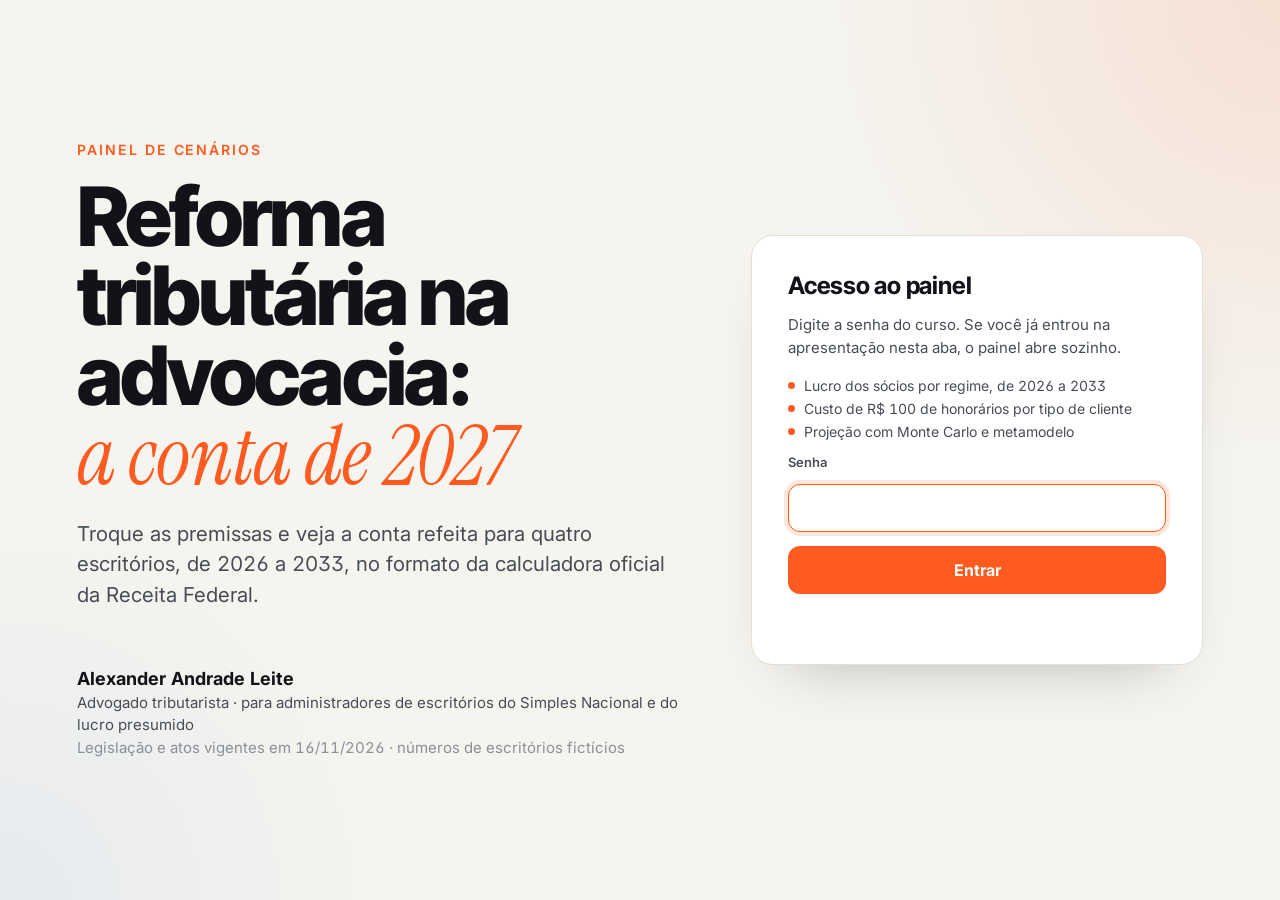
<file: dashboard.html>
<!doctype html>
<html lang="pt-BR">
<head>

<meta charset="utf-8">
<meta name="viewport" content="width=device-width, initial-scale=1">
<title>Painel de Cenários · Reforma Tributária</title>
<link rel="preconnect" href="https://fonts.googleapis.com">
<link rel="preconnect" href="https://fonts.gstatic.com" crossorigin>
<link href="https://fonts.googleapis.com/css2?family=Inter:wght@400;500;600;700&family=Inter+Tight:wght@600;700;800&family=Instrument+Serif:ital@0;1&family=JetBrains+Mono:wght@500;600&display=swap" rel="stylesheet">
<link rel="stylesheet" href="css/estilo.css">
<style>
  html, body { height: auto; }
  body { min-height: 100vh; background: var(--bg); }
  .topo-d { position: sticky; top: 0; z-index: 20; background: rgba(245,244,239,.86); backdrop-filter: blur(14px); border-bottom: 1px solid var(--line); }
  .topo-d .in { max-width: 1480px; margin: 0 auto; padding: 14px 24px; display: flex; gap: 18px; align-items: center; flex-wrap: wrap; }
  .marca { font: 800 20px/1 var(--f-display); letter-spacing: -.02em; display: flex; align-items: center; gap: 10px; }
  .marca i { width: 12px; height: 12px; border-radius: 50%; background: var(--accent); box-shadow: 0 0 0 5px var(--accent-soft); }
  .topo-d .esp { flex: 1; }
  .topo-d a { color: var(--ink-2); font-size: 14px; text-decoration: none; border: 1px solid var(--line-2); padding: 8px 14px; border-radius: 999px; }
  .topo-d a:hover { background: #fff; }
  .seg button { font-size: 14px; padding: 8px 13px; }

  .grade-d { max-width: 1480px; margin: 0 auto; padding: 22px 24px 60px; display: grid; grid-template-columns: 330px 1fr; gap: 22px; align-items: start; }
  .lado { position: sticky; top: 78px; max-height: calc(100vh - 96px); overflow: auto; background: #fff; border: 1px solid var(--line); border-radius: var(--radius); padding: 20px; display: flex; flex-direction: column; gap: 18px; }
  .lado h4 { margin: 0; font: 700 12px/1 var(--f-text); text-transform: uppercase; letter-spacing: .1em; color: var(--accent); }
  .ctl { display: flex; flex-direction: column; gap: 6px; }
  .ctl label { display: flex; justify-content: space-between; font-size: 14px; color: var(--ink-2); gap: 10px; }
  .ctl label b { font: 600 13px/1.4 var(--f-mono); color: var(--ink); white-space: nowrap; }
  .ctl small { color: var(--ink-3); font-size: 12px; line-height: 1.35; }
  input[type=range] { -webkit-appearance: none; appearance: none; width: 100%; height: 6px; border-radius: 99px; background: linear-gradient(to right, var(--accent) var(--p,50%), var(--bg-2) var(--p,50%)); outline: none; }
  input[type=range]::-webkit-slider-thumb { -webkit-appearance: none; width: 18px; height: 18px; border-radius: 50%; background: #fff; border: 2px solid var(--ink); cursor: grab; transition: transform .2s var(--spring); }
  input[type=range]:active::-webkit-slider-thumb { transform: scale(1.25); }
  input[type=range]::-moz-range-thumb { width: 16px; height: 16px; border-radius: 50%; background: #fff; border: 2px solid var(--ink); }
  select, input[type=number] { font: 500 14px var(--f-text); padding: 8px 10px; border: 1px solid var(--line-2); border-radius: 10px; background: #fff; color: var(--ink); width: 100%; }
  .chk { display: flex; gap: 8px; align-items: flex-start; font-size: 14px; color: var(--ink-2); cursor: pointer; }
  .chk input { accent-color: var(--accent); margin-top: 3px; }
  .sep { height: 1px; background: var(--line); }
  .aviso { font-size: 12.5px; line-height: 1.45; background: #fff6ec; color: #92400e; border-radius: 10px; padding: 10px 12px; display: none; }
  .aviso.on { display: block; }

  .main { display: flex; flex-direction: column; gap: 22px; min-width: 0; }
  .kpis { display: grid; grid-template-columns: repeat(6, 1fr); gap: 14px; }
  .kp { background: #fff; border: 1px solid var(--line); border-radius: 16px; padding: 16px 16px 14px; position: relative; overflow: hidden; }
  .kp .l { font-size: 12.5px; color: var(--ink-3); line-height: 1.3; min-height: 32px; }
  .kp .v { font: 700 27px/1.1 var(--f-display); letter-spacing: -.02em; margin-top: 6px; font-feature-settings: "tnum" 1; white-space: nowrap; }
  .kp .s { font-size: 12px; color: var(--ink-3); margin-top: 4px; }
  .kp.hl { border-color: var(--accent); box-shadow: 0 0 0 3px var(--accent-soft); }
  .kp .v.pos { color: var(--credit); } .kp .v.neg { color: var(--loss); }
  .linha-c { display: grid; grid-template-columns: 1.25fr 1fr; gap: 22px; }
  .linha-c.iguais { grid-template-columns: 1fr 1fr; }
  .linha-c.seg-g { grid-template-columns: 1.3fr 1fr; }
  .bloco { background: #fff; border: 1px solid var(--line); border-radius: var(--radius); padding: 20px 22px; min-width: 0; display: flex; flex-direction: column; gap: 10px; }
  .bloco h3 { margin: 0; font: 700 19px/1.25 var(--f-display); letter-spacing: -.01em; }
  .bloco .sub { margin: 0; font-size: 13.5px; color: var(--ink-3); line-height: 1.45; }
  .bloco .grafico { height: 320px; flex: none; }
  .bloco .grafico.alto { height: 380px; }
  .bloco .grafico.baixo { height: 260px; }
  .bloco .cab-b { display: flex; justify-content: space-between; align-items: flex-start; gap: 14px; flex-wrap: wrap; }
  .bloco .fonte { position: static; font-size: 12px; color: var(--ink-3); }
  /* os gráficos foram desenhados para o palco de 1600 px: aqui são renderizados maiores e reduzidos */
  .bloco .grafico { overflow: hidden; }
  .grafico > .zoom { width: calc(100% / var(--z)); height: calc(100% / var(--z)); transform: scale(var(--z)); transform-origin: 0 0; }
  :root { --z: .68; }
  @media (max-width: 640px) { :root { --z: .5; } }
  .fonte .tag { font-size: 11px; padding: 3px 8px; }

  .regras { display: grid; gap: 8px; }
  .regra { display: grid; grid-template-columns: 14px minmax(0, 1fr) auto; gap: 10px; align-items: start; padding: 10px 12px; border-radius: 12px; background: var(--bg); font-size: 13.5px; line-height: 1.4; }
  .regra i { width: 12px; height: 12px; border-radius: 4px; margin-top: 4px; }
  .regra b { display: block; font-size: 14px; }
  .regra span.c { color: var(--ink-2); }
  .regra .n { font: 700 18px/1 var(--f-mono); }
  .regra .n small { display: block; font: 500 11px/1.2 var(--f-text); color: var(--ink-3); text-align: right; margin-top: 3px; }

  .mc-res { display: grid; grid-template-columns: repeat(4, 1fr); gap: 10px; }
  .mc-res div { background: var(--bg); border-radius: 12px; padding: 10px 12px; }
  .mc-res span { display: block; font-size: 12px; color: var(--ink-3); }
  .mc-res b { font: 700 18px/1.3 var(--f-mono); }
  .btn { font: 600 14px var(--f-text); border: 0; background: var(--ink); color: #fff; padding: 10px 16px; border-radius: 999px; cursor: pointer; transition: transform .2s var(--spring), background .2s; }
  .btn:hover { transform: translateY(-1px); } .btn:active { transform: scale(.97); }
  .btn.acc { background: var(--accent); }
  .btn.claro { background: var(--bg-2); color: var(--ink); }
  .carregando { opacity: .45; transition: opacity .2s; }

  .rfb { display: grid; grid-template-columns: 300px 1fr 1fr; gap: 18px; align-items: start; }
  .rfb > *, .linha-c > * { min-width: 0; }
  .rfb .form { display: flex; flex-direction: column; gap: 12px; }
  .rfb pre.codigo { font-size: 12.5px; line-height: 1.5; padding: 16px; max-height: 430px; overflow: auto; white-space: pre; }
  .status { font: 500 13px/1.45 var(--f-text); padding: 10px 12px; border-radius: 10px; background: var(--bg); color: var(--ink-2); }
  .status.ok { background: var(--credit-soft); color: #065f46; }
  .status.erro { background: #fde8ec; color: #9f1239; }
  .nota { font-size: 13px; }
  .nota .grade-v { font-size: 12.5px; }
  .cred-cli { display: flex; justify-content: space-between; align-items: center; background: var(--credit-soft); color: #065f46; border-radius: 12px; padding: 12px 14px; font-size: 14px; }
  .cred-cli { gap: 10px; } .cred-cli span { flex: 1; line-height: 1.35; }
  .cred-cli b { font: 700 18px/1 var(--f-mono); white-space: nowrap; }
  .rfb .codigo-tit { flex-wrap: wrap; line-height: 1.4; overflow-wrap: anywhere; }
  .cred-cli.zero { background: #fde8ec; color: #9f1239; }
  .rodape { max-width: 1480px; margin: 0 auto; padding: 0 24px 40px; font-size: 12.5px; color: var(--ink-3); line-height: 1.6; }

  .flash { animation: flash .9s var(--out); }
  @keyframes flash { from { background: var(--accent-soft); } }

  @media (max-width: 1280px) { .kpis { grid-template-columns: repeat(3, 1fr); } .rfb { grid-template-columns: 1fr 1fr; } .rfb .form { grid-column: 1 / -1; display: grid; grid-template-columns: repeat(3, 1fr); } }
  @media (max-width: 1020px) {
    .grade-d { grid-template-columns: 1fr; } .lado { position: static; max-height: none; }
    .linha-c, .linha-c.iguais, .linha-c.seg-g { grid-template-columns: 1fr; }
  }
  @media (max-width: 640px) {
    .grade-d, .topo-d .in { padding-left: 16px; padding-right: 16px; }
    .topo-d { position: static; } .topo-d .esp { display: none; }
    .topo-d .seg { max-width: 100%; overflow-x: auto; scrollbar-width: none; }
    .seg button { white-space: nowrap; }
    .marca { font-size: 17px; }
    .kpis { grid-template-columns: repeat(2, 1fr); } .rfb, .rfb .form { grid-template-columns: 1fr; }
    .mc-res { grid-template-columns: repeat(2, 1fr); }
    .bloco .grafico, .bloco .grafico.alto { height: 280px; }
  }
  @media (prefers-reduced-motion: reduce) { * { animation: none !important; transition: none !important; } }

  body.cad { min-height: 100vh; background: var(--bg); color: var(--ink); margin: 0; overflow-x: hidden; }
  .cad-pg { min-height: 100vh; display: grid; grid-template-columns: minmax(0, 1.35fr) minmax(0, 1fr); gap: clamp(28px, 5vw, 80px); align-items: center;
    padding-block: clamp(32px, 7vh, 90px); padding-left: max(clamp(16px, 6vw, 104px), env(safe-area-inset-left, 0px)); padding-right: max(clamp(16px, 6vw, 104px), env(safe-area-inset-right, 0px));
    position: relative; isolation: isolate; box-sizing: border-box; }
  .cad-pg::before { content: ""; position: absolute; inset: 0; z-index: -1; pointer-events: none;
    background: radial-gradient(60vw 60vw at 100% 0%, rgba(255,90,31,.13), transparent 60%), radial-gradient(50vw 50vw at 0% 100%, rgba(37,99,235,.07), transparent 60%); }
  .cad-kicker { font: 600 clamp(12px, 1.1vw, 15px)/1.3 var(--f-text); letter-spacing: .14em; text-transform: uppercase; color: var(--accent); margin: 0 0 18px; }
  .cad-h1 { font: 800 clamp(40px, 6.4vw, 96px)/.97 var(--f-display); letter-spacing: -.035em; margin: 0; text-wrap: balance; }
  .cad-h1 .serif { font-style: italic; font-weight: 400; letter-spacing: -.01em; color: var(--accent); }
  .cad-sub { font-size: clamp(16px, 1.6vw, 22px); line-height: 1.5; color: var(--ink-2); max-width: 46ch; margin: 22px 0 0; }
  .cad-autor { margin-top: clamp(28px, 6vh, 64px); font-size: 15px; color: var(--ink-2); line-height: 1.5; }
  .cad-autor b { display: block; color: var(--ink); font-size: 18px; }
  .cad-card { background: var(--surface); border: 1px solid var(--line); border-radius: 22px; padding: clamp(22px, 3vw, 36px); box-shadow: 0 30px 60px -40px rgba(17,19,24,.35); display: flex; flex-direction: column; gap: 14px; }
  .cad-card h2 { margin: 0; font: 700 24px/1.2 var(--f-display); letter-spacing: -.01em; }
  .cad-card p { margin: 0; font-size: 15px; line-height: 1.5; color: var(--ink-2); }
  .cad-card label { font-size: 13px; font-weight: 600; color: var(--ink-2); }
  .cad-card input { font: 500 17px var(--f-text); padding: 13px 14px; border: 1.5px solid var(--line-2); border-radius: 12px; background: var(--surface); color: var(--ink); width: 100%; box-sizing: border-box; }
  .cad-card input:focus { outline: none; border-color: var(--accent); box-shadow: 0 0 0 4px var(--accent-soft); }
  .cad-card button { font: 700 16px var(--f-text); border: 0; background: var(--accent); color: #fff; padding: 14px 18px; border-radius: 12px; cursor: pointer; transition: transform .2s var(--out), filter .2s; }
  .cad-card button:hover { filter: brightness(1.05); } .cad-card button:active { transform: scale(.98); } .cad-card button:disabled { opacity: .6; cursor: wait; }
  .cad-card button:focus-visible { outline: 3px solid var(--ink); outline-offset: 2px; }
  .cad-msg { min-height: 20px; font-size: 14px; color: var(--ink-3); }
  .cad-msg.erro { color: var(--loss); font-weight: 600; }
  .cad-lista { margin: 4px 0 0; padding: 0; list-style: none; display: grid; gap: 6px; font-size: 14px; color: var(--ink-2); }
  .cad-lista li::before { content: ""; display: inline-block; width: 7px; height: 7px; border-radius: 50%; background: var(--accent); margin-right: 9px; vertical-align: 2px; }
  @media (max-width: 860px) { .cad-pg { grid-template-columns: minmax(0, 1fr); align-items: start; } }
  @media (prefers-reduced-motion: reduce) { .cad-card button { transition: none; } }
</style>

</head>
<body class="cad">
<div class="cad-pg">
  <div>
    <p class="cad-kicker">Painel de cenários</p>
    <h1 class="cad-h1">Reforma tributária na advocacia: <span class="serif">a conta de 2027</span></h1>
    <p class="cad-sub">Troque as premissas e veja a conta refeita para quatro escritórios, de 2026 a 2033, no formato da calculadora oficial da Receita Federal.</p>
    <div class="cad-autor"><b>Alexander Andrade Leite</b>Advogado tributarista · para administradores de escritórios do Simples Nacional e do lucro presumido<br><span style="color:var(--ink-3)">Legislação e atos vigentes em 16/11/2026 · números de escritórios fictícios</span></div>
  </div>
  <form class="cad-card" id="cad-form" autocomplete="off">
    <h2>Acesso ao painel</h2>
    <p>Digite a senha do curso. Se você já entrou na apresentação nesta aba, o painel abre sozinho.</p>
    <ul class="cad-lista"><li>Lucro dos sócios por regime, de 2026 a 2033</li><li>Custo de R$ 100 de honorários por tipo de cliente</li><li>Projeção com Monte Carlo e metamodelo</li></ul>
    <label for="cad-senha">Senha</label>
    <input id="cad-senha" type="password" required autofocus>
    <button id="cad-btn" type="submit">Entrar</button>
    <div class="cad-msg" id="cad-msg" role="status" aria-live="polite"></div>
  </form>
</div>
<script>window.__INICIO = null;</script>
<script>window.__PACOTE = {"s":"biZjJHIZd9I8iTPd/I2EGA==","i":"axkz3XlV7fkpvBy6","c":"nE6zE1t3Z/le1qb0si6uZKSvxdSsD2WSSArhwxHOw0F8tT0MHIZBY+F5IoNQ9DvuCQR8j5PwXWl9fqKx+jth8EJse1/7bKpoYRuHbgs4qRER6gRJWiZz6QY5MI1j5uN2dzlmduYlS8tVtdNRP9GmHsT1Y22LP4zEFAcM1HsArY9NjOfNgONKz0UuTpPQiSyYbzVR9h/sqJK9ZQsBk55XsPfQumMbCI2MTtMKhy7lV1xkNbX/uGhqzPXVGkve/V/VeWbK7R/Gswd5NuBcvJ9Su9Fzni6UDlrDClyPplfA15rYZDOqvjZUEJH0S6t/OzY8NMlnlFKGmW3i/6McORsnyiGwkvYbsCRqkXEcmbTvb3a1PblerZ3dnBKkxv1Acyeepky+l35M964hlLgi5Cm0KWBqZvJBP6xMPibDvxcFK+tDsqNsVH+0zx0K8dVgAgm40Vn7P1ENYm7yShEqyWVyRYon5Cq5mz2E55UjjVNPggWurPGWqcvdGF8vh+XD5Fb4HuPIbqOLl/byEwVlV9GKJonnHR5L9+ak0YDUZKYxn4ygmj9VnQK5e+iZlQ1tdASYFR7xs4UMy5CYhS1P6XFrh/BR9mz9Qfm6R99XxKPY504DPYuCFBnzIUGIxxIvm5C2HWTeCFQY+pp0NkVW1nJ6ZFtz09l3l5VUv4DKpLeB5s1+TgZ+U0ysQcihjk+8fsWf/hKxAerhefLwvvS0lRM0GdZb+z2qlqU97ABgWC66xmD+2Zvkd/qjTnL50novK8Xmo9zovX2EU/[base64]/3mtBDS6kl40NGp3Njdws7qoD5gKI9fLOxKqqSi11eJEohGOC8K3HYSpRVQVzZeCiV1mBbt2BzCb/bLMC/wm2ncWeoAPQv5erCPmI6YUfyLBp7bZDpoAUqxbbzzmpZxoxuh6bSjs5wlv11qB9Ji0rKabRWcCFN/G78ukx80gFClknV2x0dDyZqfUXkOuInpMDGrYmg5Q+9Url0A/XCuZvufPrCP6+jZRtapX5mof+09Hn/LIUSL1iYAPzhCXTio/IJuaiMQB/sxXLkID1zKz3S+9O3BRiT77Rbl3YTbvGvIqGFSQ8IMOtrLwaj3p692mdJ9LpGElXQJ6tBbb1CIT3Kg/nfM8R9dGfuA84RBhMT3JzRLOy8BNkg5PzsT66FldXqtI+wsQevcddI0lZ6LFIaBEqWhVBsfehgeWi/y5c52HL4EaHnfLjNfixIEhtXMXQN29I4lmjSG9u23Gr5zR2sACNzUpwrNMpAiMycrXz5CDolijizJmZj7R0coPBv7+FUWwoiGZo2yJrzkqXvP7dcBw5jnkQ4LsBGL4EJEdOl9awGAyrF0bc8Txht/[base64]/YAZWMcJ+630mdHMtW4y2QW+4uLYK4zrcCsnzheCQ4lzXiCD4QLr7CeZtxZcq3u3EiNbKv+tO4UWvDmTD/0bA9hGP/nl3wJDA+1HlC8P4smQqL2KS2MV7rkAogNqGLWjjBapqtOmBqdsD0XZGyLuvtIKtxHIjbTRFQYQntY8tEnqXNcqpXBcc0gj4ALeN9CFmW96YmB3zJAlp+et/Y51uambLXlQ9KsE4VpKATNzwFw3NeByhpksGiY/alkdiFaWnvcArmHqfqJd1CpFHDdrpjb8XPUjC2V4W/wTyWTU39/j8vnroCDXfOdQG/eyyrag557B8hUGJ7S4VkwTFnS7iHSm35s9qf4VuL2HIKtzUmVSDqD5xyqSJ9nucssnqqj9kHpv67mSKkGIKraEsXcrRm5An/bZA0q+9zfLRiRuZ2xKOmg+VV+FyUMrAmdSPH4luxw1RtcMZfO+5G/+fWW+EVBS9/LWdeKyM+kA3XSaOYDAJQYDPq89u0cjtliFYubPBFAbO9tCs+aDST9RaHoH1AE/38Xu/spJcI9jXqvZj5M5eM4mzjWtcRL2R+/uxA+Y1roIDew8BQM1WoXMRWIJ0KWUePUMSdT8bulvrHWVUH233oB/JKfIKlerHJWzUGE1xa0XK56u7oWAFe31Z9lFKfQ4Rfj8DhM45xGdf7ZBzh4xXS9JNktjhc5ofzkstCltvVnTh7k4Q5utIObAxIK2HNseStVZBBU4k9+Yeq8gw5Yi2F4ljvNILd+sDy817oUy/Nw1Qh007DXzWli7P6L6Q6SwjQp4B5+tptTxxs7/+/[base64]/bgbJ0Gwxh9hrEP61Cjmw2eyWk9R2uC9YRvWywagqHmUx7QbGvn5OmF0TYi6asw9R8dMlz7eb2Tnh+ZZxe9OAQfpdopQBfhmyUUNdRPTinVPKENqncv7oeaJsWp4Ip2UvdHGUWNczK6hf5BBe2d94QSff/EMCmoo9r9jsT31u4H06gr7VmjAbHEh9mzNk9Z9zdA5lN3maV2UI3l9pxfgTIOoJbD9aM918SNC3OGC6VRZQYC43kq25bcV/Gl+n2SOUC1bHKFKejZtpJlV4thX+idfyfPnRD+eFlxxKnIaYVwWRhuuCWolc580y2NodyRetMoB2KahVfq9TKUcqkXz50W1TEKuQ6bg+MOQq3IEjKM/1tw7JW0dUnnlYFtZeatQsa+sSNE4LWIklxOyMZWQf3VMFxRU0Vq4WB7PELgyuE9GPk4hDg3+8b6OciKNUP6HDX7e/52gejPApFPxO7+vwAYiKfIWK8tPC/Lt5RKSrBkoIWDb25VlEjv5kX0Bp7HBHy6xeerDQxpOtotpgLDAJKE2InPUlBDblLu/SvkFvTD+xhQGj31lLgtZZXbj0BxF4hq1ANlznAjCXb+LG9YjmxbQIGdVMl+OAvi6TzePvm5ZlklOuVUWjagkwHf40UanxNVJefSLmElVgcS/JHPvLHlbwAIUWCIQwRPGRQwH2pJlr8rO6eaH61ofWbrFYYCHqPwAH146FnTJI4S4zRoSSlZXrrzMN4CCjUhq6b2aJh0Owb534Fed9RkZDhTNzgPmeLKSsAKN5ClghFWs6BLGZPG38twr9ieJ13LWeIA+UGHoh4tSsMINs1pw9swu2p1mM/YGsFDugf1lkHdVSGlM+Fe8Q1R9tHZsLwGUbhOTSycIEcQdF9yf4G6D5QzWbRLJ+hlAeZV9CrvrbXZhePYKBcqYFgzh5cviPdKkeN0y3NiWnHd9PFqacuzASsTNGKamIu0YG/[base64]/WctH1lXZ0xJZZ9QItuAZXCEibDcWtgde/GZ/[base64]/inMxaCrMgqMlhoIRjnCr56XZcZXqfiZxIBvfDC+rWo1oyC+t37navA0pHN1ziDD4/zQYqul46PBZedd9ZsMlJDys9kUcXJDPbRMpoJVqc0HQuXPXPL2QZ1Ienp+em/WhjQqQ659d1han/ayjvFaZxlNBENuF90gCScoLf6R6m7SolyUUCZ8B4mkL2zzgKrx8XZcewH927e7XeW/ZLtb7pqC/6ujzTVO5aum+wOe8URD3J1hv+8pWx0EY1/eUS48ku4Yu8iZsfQlc927lS1nnRFMkTcX+fXCAUABWFdL1TkIA7bjYVRc0tq6pq5tOkTP5fnvCmUEGVol7KzqeEu2EJZfmtfnhxW8idPc8/haPA8oAgC2DPPuYl40EBTi7hqitJ5oKvpwyiuUbWngoJ1NEGLDSkLRhvniNxyekNRmoEnseb3Jq8qydl3xp0zL8MOAV7Y6a7b0icewZo5x/[base64]/mEwcNIg5yqSHnNIbhGUmIf+q65R7d7P28iv1zRDw3j9GTaj3SsgLhrgo9uX1tNrgavfl4WORLmXgIUm7TcUQVwMyaB4Hv0NNnr2h2l9OHv5PSR/pKe4m7sFtEVMLJNkGFcGFtpHZBYCPQWNsVCl60YCJFu+0uRLbtYkkCTrZIavdoWGlaKelquALLbVeYWLLlugrv5wsAY/74Pa3UVY7WzsJchbW/QGVXEm3vwNYnfPunm6oSH5424ob5ZT5d4sJsHql5UPqcjcwU60AVaCN5hLnPPmMkDXTlmxloqLevvHWGgdyPtbspeB3ks7aTJQmZfcKvV2wrTGPYQO0eOXbu8adAWp0cirLggHu54Z+Y9toB0JxyfoK0Nuc9IRIcqxITulQznDP8vtetSfhZthLgNA+YSEruICDMYYU/To+oYDkksWZvucYZZUGyaikQ5gvb1AWXZqHBaH7S0jYGx8w3iqfXoA62+Rs8NvPbjHlIuZhVCUTWZOVCTYp0VUaYmYTq3u7tEsFotOMvhxPoKGFAxaMVHJwiQ+5Tbm5BUdoSD69zriGeO2bXTTllmDpldx7SE/Bp9upt9AoiRWR7lBUj428UyUTCNRZtXC9DFF80afRzUrIZyybpEYEO1hcnAxJpB6PMeC9OQoESniL4FlFH2h+sDiCiKAW7jiR0OCxp5oORkaXH76PkF7eUC6KU6xWRZmCVZfQDhPetf4oVnWUYnC7PUtIhMExoS/W4MztKsX0y0qw4k3EsobqZUZQFjk+bvihrWruH9P1d2vTXWEFeL3Ybti0VY4FzxS5ZtowL7m6ceb7IkXU+OIM+H3HHjwt+ERz+5tfKN5Dhsr8PWqWjStWEpg/bGE8DDkZPmhmEYBz3odEMzgIU1r7OztZqPFnBRDa93pYPSv/[base64]/L3LW85BdiS19JkDoF9Xc58o0qTG5tiQAfn3OFDlBzKtU+ZrUcHtknJt36ot8fCp2FTA2gsFg4ecvn0SFIx2S5tpevEE0UsmShH7sMlDZtAZIjQWoAYiB8UrqEDu33uoCR25cPI4NHH5u3yQPsPY4P1zo2/9PMZaiHqOQ1+kLa2hGKob0wkd5CCDE/h4/[base64]/gwSmnW8Xlo3ljO1BRHcFccmhr1GjApDqx7j2QI0RV4sHU80tMmdgAb1k8W24yqzn8SrdztjGEl2lrYCb27slr6eTqBYLLfAfaVp4276UFKxO635czC4C71GPOTtpsqJtAtQSehNOnWOp03gsDUE5chzUY4EGJIkXRq48/I7K0JTzuNRV3/U0YkcmKbQr6J/CnFOo9Cwh2GXaE067i7AOfRu6CdoEzJ/zxEXwR1AIEg2XdcEsF3TI5g1dZPgeLEI6RKChh4pPqMuEw7RIhqIbRAVJ/vSTjf3or50uYuFCoBNrSf3u9maVoyEfV+bfatX8klFNU2lhQnjebx+ii58aWSP1bWf4lVm7tZyxEclJUN1/5GtNMnleyriXXB94ZcTlqFeXl8AispJi6sQW98++YIF/Vc9PlZczLQnDnxyp1YZJ5TKOp81EOgfqB+rCBEwC7yI1b4ZhsJs5VzHXwH8Pf/2R1qqraJDY81rvzftXY7PHL1gKpKBD5mEHqFwTRhDt56HbGXjrjM5DhHIesYLFBlWBAhI6oeq3Z0vuffCzsaQXHKBvT8sgf6oUxYBTeuJBBldMwYrLcHZGy0RHSGAGYmTvhX7y0x0L2HxC52giHQJtIUkIl9tJjs0C7X07Jl+fCBkH6j4AMSm6/Ewp7qabkDAdNym1zQKUIzV/[base64]/aI94ENXA7tE7enwg7rqpm6YJ+nLS8IlnYr8e3CMtAcLtE9EdMBfKcltQguBzgJSBNqSHJ1RDc9X8ewpuisE/DQCUqxHJylPUwSFcY0bYlFkaogbhDi89S10O7z1J1eensjAySkJd+xHeE+7rP6PLeZ7gvCAyTpBLlCWObdQAQarnAB6QLQZvx5qVzFIrNZMILR4iodkT0exIgExiuqKGWrIIDYbwBleIMXxv5/SJg7dbc8BvEgBjvE+n9mSfO/96RyVJ91t0vgnHm719FgTb89ZjEPornrcBN6YW6pB2T0MHv92CunTjmKg/RmTwSWK+mNVIip3hT1hZkK5bvSa0MFU5fykMzQy04TH4pODLKBuMD1P3YjPn/7T6rbBT5MOKcIbDk30NOVcDebjo+YEc3DJmWty5GDh4YgKwRzMXHNeMkBwp0XynQ8alJj9LgNwFILakobK9dOYIVyujhfsQ+nYGU7K9AOpn/RcAKHcQVFsMqSrEP2jUe973YonH9993Ug7T2G1VdBu1DpjgWoagq2+ENP8blz8SksPnN6oYnKrRy05Qx9M0vDt62N2aZgGmFVCh3HcbjjiOjeMx0Oyx0MjvwHI6eoxTELluOgpF9iZdjCCXNkp99/c0maY0+8CJ+AghaYiHLieCNfaKKiUClK5cg4KQeLWwFLG8GG7U93ThJ37pF5M1AF94AZc+coYNruFGomal9gXu2HOOzrHcrHO76j0/TIDk/R1XveBNu/Kd1mj+mhsAeXCPAag1UHAnhRixuUsCJK6xm5LnwW2fQQw7PQ6jRnxqPk7izAgF7UV/pqrD+n2oTJD0J+zvZbDPN3AsAMUu8UU8RiXh1CYixtFR+o60SW+jQZdxJg2bKcvDSgtiwzlJzYPSqVWrxYq+pziT1YAMZRnEIPrdRVHZzZBZ+QgSzgm1A8L5jsx1RS1FT+WTU/CwkVr+/[base64]/tESNhsNFo2ypQ9s/fTlUMBBlM/OPI2h+RSpBG8Y3NH9Ojk5emB5MYJwxaMxYC0bFekeBFvuBJnN3CeSwJ5vChnJK6zSe8BA0GhaVrIU+pgz85hlRRwbwgwjTNRxCzgV0iFAqkQMszmxVKZLf4k1QiSRDamwWjp4AB+JV++sLCln/9CABXdPqnrLicfDQwQYNcFxtYfk/o30+FPpT0isQLnmYNzlwmYpco+4NusJ0N/liWMO1ymDZgceE5IKV3C0lI0gh4XamUcfBMmvE4ROX/ilV94svtI3WQxGbEuIPEMnDMnAbPTKYI9BviiRwbWUDvJ50REnH/2xHZMOWPvX2kaXOJ4Wm8+EfcBVAfTT2/YLTiWwGoWQ+tRHfb6DqxI6qEwxLo+4EtKfiUuQbqjLzvQ4JPQX1WZwkXIJewwlZlcpgO/AoJDqukGccgQlkJ+NYDO3RtxXoTBX7ORU5B2xNQaCVxmq7PW7IYnPuIiTXsWK7xAyszSYBnS9c893UBl2icv6MJ8ZyhH9QCcpgQ++PEb4KMH5MFpv8Dl6oTOIo/Jxwey3kCKTM97Ih6+1ww7WtzexDcq4Yf75+fkdsA5nLnup5ZOgVjY+koG51KAN/9tJ7Arn+UiVKTgIxDf7Lhx6lEZGTG+xM83nLoGgWH8gwXeytZ3yMeyNs17+XpwYNmT0yoMjVFFy6dUqrE04rm6NAaYHZj0+fNby3VZ10Zv+xt/1V7Hsm5WrM1RPF06BOoLrhRYORg1MpDRmqZMRJcys2jsrgyo6FrfgIG2dwlZ40UNWcdMe/AQ6UgY2XhPZ5WoEQacDjHnKaY80OfzWHX03iskZgd6r1JoAPKn/6qI1tXmZY96hpbTfB1bbachqNJjURIIXilDaF4OG4oFGwLo2ehPJG3aNQoRiU8kukJANwYzSmU2CQjIgsr8tQ8400r+x3BXDWdiigzBEd6S1LOKG1B8akzVziyOb/6DjZdlzdMvokb+Zf2Q2xrJPEhTnVTaqpIkKI2vKy+FF1H4ScvxtKjVTV6+v395+2pdREg52ERvVMikmhAtuZll60PKxmmPSeaDTw9XiAqJpAzUzcE3k1mBAddhxS3/NxUdwSu057XgHXU9Woebn43qujxCkt0PNohfzjY0b9r9pIJ5iYdtwjehgDAjVH1gXihP9wudO6MatiTxgt+/lXQz0pcN7FQKMPfxnDBe4NeGEh1AMvB+D/bjvBnrnNEVCiq/[base64]/8ttghbwcoiGJVEJpldzuPGssed7ztAH916yCPZ6mJwH0BUB9B7i0t0TrlL0EDz9H7he7a1EtFFR0PTfpClcwhaRFTpzD+6jpaiXTcybWxeZktROl8psE021zyGTfJ3AVsHRDqmwAW4JQrreQL3OlxeEXKET4EgR/Jt8BYxCvgyYTH1GphYlOBSAAe7yJGCr1/ZFAQL+0PD38XRyPi69IsYohUaCsmQpSOPqt2N1Zrs4zVmg2fsNgn6vVwBYzMcq/am3mO1CSMaapNWFDxTAr2c0y/bNQnxwPcS7q3E37SaE6Kf9gZUdjOeqFP1d8aPaz+ZkznaUlX72/1ot7amocIwSJy3RkUetfX6jkNOpxq+9MH+gVO4AXZ0ad+FRMgh9ZK+wXkyxsZzzcd4dTxrWb4y+qtMJL2YjCuSTfNyi6kLfwMtZpHSRO4fLb6doqhLQvDVWUtJed7Urwg3LTDcX38B/3qxHuSRz5FyAO4Cd7AVoMVp9+XdSbvLLeoydSezTq+noZw9mf/U8nKNpOf4eAMrQTLDOb2EJfWzCBljNNGjG34KE7jsqtXDND8JvsNspnkN1jXAYLLqawPzJV5cNkY8OPRHoroOOL9VCm0Z8GJlMi/vAacihug3Fkj+z2BfNYuif+6TBiCd/3OpDhZTMi6JaRQfQBFJrHQ7jxzdApYixcZhwiNnRe4wRC1fuK+327OUpvygvIJKBbSaaTMEujjiA92zOIpH9gGbLU/XMy88QHXKh+25nuByeZiMKs3DkJD3HmZPmZPqJE5SSN4zbyLaoZBWMkLQoKZ0yt4hNYt1CsYS7cTDo2xYU8xtB5EZRHgeLQBQOfpFqG4pZYYC5XDwFi/iX80wIPgpKDKwZ1JRWG/z8ud7JkDxlsH70NSpiNXOOjsig7VtY8SevDRMZQiSCG4J8ZLu79vULn/Bftptm8RXJDOJl1oTL42p9k7wibM86+xEu2VlIFX7vWV3x9wCh4Ig8rOdeOTIaH8IGkjcXfrXnsJfusMgphGTjPell00X/LaWzWYIvMPP6LFqRCcV1mt8HGorKq3btwXw1ErqLHXhD/7wMpqrUte2iA5tzuy65cxsnBKlQ75OaON4F4J1SLXrhQPPhyR5ijaeYqRMuQLpk3e5avxwTWwG8Wfw59WJRc3vFd/SiICtfbZr1JFrISTDAAL8M1BIes+/JjhjQF6vrPvpZU1thu/ScGM69DMI6rHrPEhtF+LB80YdI4EkI3NWqk8FUH55tD/YaJAHtYwWmG/3EGIY47TU8lux1XqonkTCRWeNFeXRAA8Wk/+rQHQ1k74kxDPFY6ksqvM8WLi9QQVfVj58411LiexJK2qkN1hrcvi9zVZFfyZ55D+RLpKYCYEzjzumt+9X5fY3Bn98GBbarHGt82xT7lhv+roLQ9AwaJ1y/sveM8XTAgglHu/l9lPJqMywZ+eiP72LV3l2iYU2imrAW9t5w92Qm6FyRTVISuf/xINXbzuBZ0Km1oFXuEiWDqApU8cvt0UbY9kg0y1SHJgjROqC2lbWR+xKoPNZtaHd6WdKhl/pthZ1CADo9iCgkPhu+47nMF+HXmMoDD5zzxiQ06vPAw8uYotYl44AWAuuwI+30BYy2ev0ZbJPNXLr9yMsvYRPEV4OS2hipDnipg2qzKLAGlnlBq5pt32984wutZg1I8wYFo0DhB3sylBRtHnaHaiQl2pTAThnqrOlGvpJn2UmSgohmHsBNh00xHnd5h+AeT9H/R5MttDDbfkdNYQ9QMB+rDcIVtiAkJkoBYfMNoi8rU+vYxpa0QEbXrMUuNR+skFz1y2rSVna2uBrzPlrwqdDIXrAxutKQ2D6r1NMLT3dpr/tzVQKVsuxd01dWBNFhNzy13GVCczCauWm3msgTccczgNne1PcUsEbInSscuVLcCEqKipkyCaBefnoYlWXEB9u39BwBq4rRtU1uERNpYhwcE7BnzYYvL0RU1rt/gViDDDdFcghyXV2y6cBYjKCzznm8UMM9TqTomrXvr+unMDZasTNMj18tthRCIzLPaikH0Ug3R1sIvxT6d7ie2eEh+AD3wVUm+DIINeLSatQBb+AiKSw1vdIuj8rMQb6zXi5nQ3Jcc95cG8dtD/PRzB4hgXIJL61A2G/sKiH0c7+4XGD3KbK3Jf/jAt/JqyzhdRNQCG79b3D1l8eZEPfYupIqIbCcfNAEZ7KstYS1VXWdSZaKxRcPB4HF610egb0QNiOvqPdmXfUb/xyuqnF5bajJx/sh8KtDYcgG5ezS2B+WbsYTmfqH0xFdZI4oM7ZuWfjmtaKTlEX0EoTLfQPWqXcnmNu9bympjkQ8wRwgh0qhH9AiYEk/NTwnZgYQ8h8dTXqwb7ZUbb3x/9Psvd+BQekiiJzkmBTz0PZBTVz2UgLDoiCI6iTNdinLFQBROhB5zeJaQmP4oc/j7BgsdGP7LS0GSxCVoLHQJ3XwXoI0B+ta+QPLo86P3vz9MzRttaP4D24V/f5ozlgm0MymFKiPCRsePJirImeCteXfLCbmM791tO+8lnfxhhhHCgjBSHw3UEorQP7/V9kIAzFZvYRfT2kJ1e5i0dbb7V1poNpDqg1N+ZeD4eowJr1sMvfMzp8aj0wTGMpRCGvrCr+crbzUGO28/ovQOmJkGSgZ2U0yvjjUJgre3pVJvdHw1rkCN0h3qBkbpe7IOE/FI0fBkjFDvScf7F0XUhNlQts8fARkDM0xXCoOwFigFOdbrvdd+O6GZFAcwiH2AiSAT8V/RFocwyuR/2URZ/[base64]/qm+LS/QpmnCHfdR93SQ3XtwuPzmuz+MLVV8h5WUSgd8SKjt6NilrfHYAKpYPNl6Yc1e2q6+VwTAFhU3553Eah24V4qo01/0gKM+bXE+lIPodNjyEyjz/[base64]/sHKTFCLJC6MEPwjwzJNSJt23+Xfqo/[base64]/FJCfG3QYIzBPLlijT75HimLqoztFNSNVA8+pv9Ai1ECqy50wBG0fwM5ItHTt31Eba4MO17kvulhVfbouyK80gju83dFzk/ltI81AMQVFTvY6F2fjvAYrLv2hdPNZDueCLdO0x6wy6sRFvMKZXHeWkBCXfe3VlNXMv5QehnsUOpuikP9hLgpFOFCj1u26DNcBTRezBwUSkzEeM9WcA1i/Krx1pw/IJjyDbh5xIF7MfwHr++smTsMk4h5cY6SASIcxPAybh/kqj75ydGmHVHa723T8G+ZrcOebjE2QYrH9cjVoyxzOWlOtcTIuZ9fw6LSNndTUzi7mf07GsCzeMEkgtpJrGYzyqdd3LFtqVwU9RwqwITUzClW8avsX/ySCLgBf/f+pVFnb0NOd7x3xeH59suK91tFjeM3L+Lb6hddXKhcK2fW3mGt0P1WLyT7HHB5y0JxjdXdvooT+Q70Fgy97qDoIbhN+icPOwXvflOkCzzA69MwEe5QAifSXRPj7sE8Aj0GrGYOgg5ASPt8tF6VbZIR/Wg4IqsY1OXbf5tIHPs3AjRBr8IzJz+A1ZKSxDwcIXxymf57VmZOW16q6+pepUF9jlUdm1DUFprdJ9PEnMsYoZDLOChAL/eU9LR8nj/cp6rosFi52d7hjuEsaaBAxYGi/QkGY9GnNU1RrEJKwlw+xhCuriToYj3z6Ls1F4v1B5cDcpdTQcHNj/D+FBH5cHZpA4ziUd4+N78zmdTznRTuUSfgRYqCOA3Gghj0EX4nAQrA8y/2QMDweZTwi9yYHbC++Pl/Qkuul6DRx1wTiIgToCgyJg1xUjlllNBLZA6iZFtuOrFFIUatRUdJgV/B9R4JAJYitctQftxmqJ8gHSmnvVbZW78B4RlyEKsXGsWtJTtEb7TF1YbRY8FKbfPw51ZVqUNg4nP+pksXhQBBKo/QTUp7x+y542lEZQ1Q6FiE7OXA0/[base64]/1S1izr44avbrtsYkJ6kx/it4kZ7ZNGz40hOl7vyoKamqFFCpgdtbssEmeKvVa8xMRigL7G4USkxCKCjjB5CwAE4A+NKJqQxdhUpfmh+b3ciQfezbOFxYx/fHXaK2ONJ/f/jzIA6CHBCdgqzI4FQM0z4qA8Z1ERYuWFHxNuM5JVpV4SxBmNM732H0S2y3RHExLVf+22PT/vUAAt1xj03FhRRm1jPY4xUITZlPZDlw9DL2anomcrS7urZZN/KNW7T7rendfXrNuW9ep0yhmpMwy632Lk+rTd4o3jbCTZPlaEdqNo9H1K67ceZbJriw/X9z1SP+Jtafuyhl9JDluxn44j/98xnYgrKygK7kCCIGA2WIXdwIU4N89/h8xhzEskKG4aplulwLl3DolHW619kqR0Mw5CiVLq6iag7h6dYlQZOYIS6VO30eN7ekShibLMhgG5nIlAhYsZzwUGtWo9AO6d4LIMDSj+M7ScvTwjH9kSGtG8l4/BLLiDNn09KtFtPp7eKCo4KfVTyyxNnQzbRUu7LV6KuFhHT/rYP5eVENeFUclMdPkQLTrL1D4JeGVjd39+DKg/Th1FxPVN3GicZbVZ0lfr8nza7HQvD1YIR+Qpe3H3Fs36fIeviLkFbyboH9bwhv5mc6hG3QQtwPPnNyYw/ZR+P6ZxxQUp9lKMdi+zgMfEhkWkZFXx7iARH23f4WkOuALPSPM+k+xZe+olZMVDiRBH3PXGAvqqjxCiCYsGWtnsOkSY2zhNFU/M3d7RUSbUPVgD5ouXhQ8qyz+TLNGVwnZv9T2seQvrSieXCcWFG6CRR/JWKj8f891v2wP9+j9Sgq8Pq4Ek05xOnRRfVhcAiBIwTckvOjQA7rcOO8mdm4ETCRQ++ZM3MgCqV3GRaTMPSdWP4z1kU+WxOLddhZ1EUieTv7OqnKEZc6jCwaTfTUwxhypnouKfAfNB5MSPJRY51hrxJxKUIRhHi6rtBjTu16/8oc8R766DXADAJJ+iqxwki0BSIESXBwEdgkX+78Wty/neN4KiNj1ibCRam5hjKJRdVhKUWIgd8NySombGPgRHfjwr3YOenCLAu+38ihdSraqf8WMY4RL1YhnKc1qlKfK4DUYs+AfhZK7k0qRM0qw9bQXr9pA4kl870f3gWWruE/ElllT99gMPiI0NORiU/TqUcmSpjt0eg13B57M50VFXK1uqfkm8tg+7TFEt2mnkMa1RxCm+gFQi75FgsnLnuPqKT2UauYA4mjxAvt9JLpRVhtcG7A2VY56goWMUq5RpXenJ3M3jlngJB/fliKF5Y/4m3YZIKw6fTMsrDZkgsYmM9i37ICVRpv3p/zP5eNUC3Yf1Yx1CN69veBctWRbGT92XPoWXa7B+3ybbjnik3U5Uus61EWCDa5n/w7jYPA5cfxA3g533YKpcP35HdeekPpUHRUciuwX3CyAtxn4u1INQjJDabj0hv1CS9o58R7loTx+a6fF4fWMUKBylpHvg7Xy53muap1RXF8dS3uSBOCH21a5BT5Oa3xrXbFKYAB8PjeD6wvgULNOO5Fe5RorcEsIkiwr0VulRLYKTw9BxheT2dy0h8jr/8OPtMU6iP+9gESHK996wy31jGtU4mFPWsG5DwaZGYIy9y6+Ltk9V8AbpZvuj8A1Bi37pszevT0uM81zV/[base64]/88DlroCOUrT2ljJ6hpEH27YQFrCEU3rCp7RLo85KNSkQK+agx+SLAP7XpeYnFYGXOvJfb2lCIu7nxNUweX8wXnT0Xce8xL/pNTZF4ZT+NuYplcz9hhbUpDRe8DugGMAg07vstiRQOGlAKYJW9COtSG3wGp/+Og41lhurSvfmv/o5bOco2U/Ia4H72rpDk7HpvbTAUIHf4131KnVCwWzzWeZLpIb33OPzTS9nYFnB2MAzWAkXTO6/rfIwmOBfPEoI77+ywkRKJn/KUCqhwrysG2HDJ9XFzp7UE0pdHOexRFJYV2ma+Q7in6iSCjfQrYKheUasU3Lt6znp/Trv+fphSJQDVEzuzOLfwiOo33BWn+swBuCiMjx63Sp3Yk2KdMreMDD7rW6UaCOfJhQGkYaX9zenrgCkfzSFDbKFoZNxVgtjGQFKjlcPCPdGRQdrjay4fBpf61lemENwy2GrY/[base64]/7JGpSbtrtiVuRSESfAX70T6m4Q4o0+CLZZ93/9qdU8W35eulX0JA0Uy6B91nZ9onifjFFJ9HvX6/uEE3PsvsX/DNyH3eH5k6HD8VoZ31Le5UHvZDGQyi67je0yFSiY9CfnhAAn+hjF02XGYadcjJGl3SOEXK0/EThfbuKrGeeclVl00VGFK8A6nxzI8ZiIyUWgLfWKFfbcR2SQyNau1IiYaVgPmd41c7yDGYZUi30aSX3LDMvbfQ7tgXwsXvYMK3iosph1ALbmrm9YG6cougSC3QJ5V8x8SA3BIibTv5d9bQAe6S/SIFf5VIuqO+YqL4bYhMIzq+Y6HykW/MdmelmAHFbcOgyCXIJmmbaGVczNxa3wvN/mp7LasGVuoi3g6twn4JrUUIBNQ95/9PxRpEmUfEmU5E7w5cjVR4Cx/DDe63oYvopMB3X+U99X13v7mp1rbCVAlC1ZHvGe3rzvEtFte23yUAXSPrgbzxkNXiV9n5V6wupAceEqBPEnQScRkChgiE1uP2pOFXmGmxfg/byG+kpfmQ8K+XcQEaJBQ6BOCEZHFCmVPB/MBM3Nqc7PmIqAfuFtstUBcHqWGdDVseSZISXFFW1mJO2ETe4xWArTzTCQM1RRWdS0uVvPyj+kPhhLreTgofL7jWfRPEemIl8UGH8lC8PZu1xblwkwH6PcG0a6pAlJ4mqSCJ+y/DFSVFO/3+8YplIsMbQh1vWnyDXjW2PLVFyT4+cdgMNpx/l6Ukh29EUxHPfFhZfhzAW1q8Rn2bHHAip8CIM0PqtO1CSqVnNvWVQuHIhtzA4yMexiJdnHJI0Vkr9p8nGT2kzDpxb+rmTyyhOETSLICMZ5d5T3mav2QsgBNHF/SG8mrcPYkXN5UjR8qym3MUL2GoSWIuDAi1Rg6laUuUnQDxchEY5YXmX9ElAtYjrMIi341mhBUr0FdDz+ADNJXlALuGoNqsD/ji40EXgp1rJoVh1t5XhNtsDBAnxKoNz97JtbdpB0aKoOtEqBYK4EOQyhY0eDCkNjV4ujP8ZsAXjEE2evp1Tu0QXP1QFw9jug3cXACzfTr9ER6IfPoAxnBcOzZDwBVC+2PiWiZR9woXgncl3Ab+wpfJj2U//naSLJDuZ8y1+MB3/2T/PRm+fcx3IjLOPwUnrTJ47JW1tOFpxXSK5U9+XMIqvrPACldc+po7B9hhjUJNDz/pTo1KYA5XPgaW/mA2d9kicvI76taqsrw9OytVJsiSQqkPIZOQg+zK6BpVFGochODVKUgPAopEC6czqyoM0YC6X7Y/me8N0bsdXJg+ibbr+EV0Yj1qQ8iZ6aDSU4iFn3OHmjqx3cNfdW6ZxvLIDu5SOet0iGpUmFohWnOEvtA0uJPyBgN99wgEFRParpBLMoGeTi+JWXZbNPFxL8dqLfOMOhqn8Rjzgfk6Q4NN3g0UNSKaRYbNLRzy3x+QLyeL3K37c/vtziesxpTJGfGrFzuWSKCS6XVl66z2ZHaw+LzCSlt91Ezf/kPuTA85Iqxb5hYeXwqHTpvbxH3LA6We2ne8x1CQ5Bwx2nWZJHssjFUpf6H33ecRHVeF6La1XhMS+cj8WYITCLk/iLTbfMD84uQdzlQMkYQm39qp7TOaJGbj/wXqIJD29CNS88LTBmlziSGShxQs+FjSoocux+lXjFSHDd5lP3MkzlRfeY+zyU6iSvNhwNSZb4Eez/my38XFbUHu7bVDJDutSLIzngTDmoi1VMe16rLx8FuG6Xb0dfZcyfzECKdFSDzjVWqTKCeGDjwuXMJnR5JUyhDsCOit/F9F/fLZVpMLHtEodaIRBvLNiMTJUbhfMzy0uulYuH36o8C5xYszkmxtEq3n2BTK3ell7lhK+9J9aP/gaoSlq6XZBv18bSBGpFpsweq+TlfKhkn+JHUph7V4SOgtgYxi3H7SlyvpI3kmdjZaNNVFaxLi5lCuTrNyX/uGC4kuEYctJpmdLdYzNnX7gog11cSsmEV7G4fO/qzPaHQCx8gpNVbLFt+ID3m4P4/KScBDRxLLXduj1qRnu2WRV2fi0XRYIME6r2hQCaMh9uASDuEKADsllSxOp3EVilVIYHo6gc267xOXv0WVGWrAc4A6v206nZA96vwthcQme/cN2zkSHdhYLNsFK82IFX+PvBZ3dhKFH+sJ5i3JwweW/pX/[base64]/uD6iqokG4a4qUCToPwikIkK50fQXuje8tWc3dnociItpMdcdlaStWrlqzjbeabHO13MKk3lgqlyxsJXN8jNUP8isjLsmkivyc9+LSuEiqlAuUsuPHkl1tMQmjqvsOsg1cdDow5vVX3HYKcyBGBV2e+/HXGctkdr9AWmG/bCjpKWwmPgTNP1+k4rXehdA8rXOYTUuKclrUnb7TJISHfVfAcaldrSCpvqErSOxVCyRfUuNiZfu5Zk7Op+0YhXjqhgtg95l+77oUeuuGe4EoVaJa5pkOkMMn4hQOkQ/vJT9cFyBIJQB133V+vaM3TZd5c3ozAJbx23iiYs6Bosq2FdHW3DtHKPGOIqVGPaedF3ABi/t+b1ypyT8W45Xey1gb9shvOzXEUF/58ZjL+AyDWwekiOnlhxQkb3++DxflC17Q36WPAmxTq8p9H+0Evfk7SAr7X4/iK9Zp6lt21kBXredtjpoQdUwS80tlkEZw1U6obAknXz8z8CInYbTuJBuy2g9cdmUsUvWBDVNZZirolQGpEtlpHca1CVG12VrFyoP0innlk80x8YOV+a5SuDGVA29ZCYCOmMBYKfipw4zj/yj24yFApzsp81/jkHr85ClHdgxQq5IBN3HSCOObx7PXH4aAb2Zd/OSUjGGCSmKBnuC+JZUA54recK2UZgouhHUdDE/nIeZyA0fTCpVAZJm/HELw2K2bVayy1dYqgqpVGOjtGyOZIuebnYvbHAGTpq4wRiWippWPLYdHvNRdM8EFDggZJcMsSfEMQIPk3C/AMLL4KB7y8GAQlTrEO1nyBuiSxWr5KHhrDNoeUZ9Vs3IsUxz0EiY7/WNP4/NBBcGBNihbyX24mcG52ceqw/CkPcEWEIAZSLwslinNaql8VBaJqbF79IXlleW7vxtbMq35ej7/y95Mw3eEi5d/PVA2a1Xolin3PgGM+Pp1omopd9q69VeUSIfQ2cPR5CjG9XXntAsTfWAxZ/bTkmWF1uZZf8OxdESETJ8QEFxYtN3UMH7BopFtwod9xFbqBroVEAvEpv2/95lXSStYdc22ojATiEsnSz+Y7ERgdF5QMQHFNqEki0rI50J+Ss2SGN9Hh14kAuODO5vSm7sOPoQ8/VwR/u0Y+P89JMAENbDHtmTZc/RFVnACUDzSIhNvg6bI5zHy7mPKlFE59kkNCGpWkSubJFS/dsquvno/lyfBiwT9oWl5I+ju6NwhKboR3V+AqO8i/pTf0etPYPQUJlNmemnXk6Wukp2Tc8FF1g9GQmx7TaDhh0mdg0sz5Qfs7qM+T1pin2c0LMRT0J//k7KYgxJ3mP9aab+ZUuJp9CsiOu9RKW2SjYSkdaCHg4D0mNcy1gQdxOLBPOl9W53JIM5vqS7Bzdo/sBYjjGodd8g+HvOtTq46LbYkUlMf67I96FefOo0T+AQ7RxEGz9XusofULQT2zWnSrldIhkLR/biEnG+4VJHy51Y/gNifH/je7dWAFVm9fivJVhmB88Uk7DYpZZ6TwikFw5aBH3EzbtN//HwSkFWXuASka6QJu90sY0aBbXU4b1AAURmn902PWodH9E2hgRTrC9Yao5d8JtXqDu3zU08Osji9FOHqyycnAFjGCfZA0LSZWfwg/X0/97Za4uVQGHF0/Er2WvFUodUT0S0+voMY9LIQw3N5YYmvjD3x/LbJS8I97LKuaDJcuu8fOjEVFkzqlQJd/4oabUqBvy5EOJHsF5iZ/vS6Azhcy9r7GWq9N/mvmiwEX3bOBQvRp2AaUgWvsuXKxy96m2d8qSgGhJ1X4zPP6hxJogJiL9dO0GPpg98roQVAGacp17mVEDdfWAzNhHGpsdTWcPAognUNEP/IUDV8pumNUCI1q4JF3O0BMRTFgnlRmctpmzNE856RzK7350gn+yfa2/2Chfsj1EKZn0TcFOPWB+OIszmOrBLnEr+TYyfMAKjT+BtZQEmwakjeuf+CwQCstmk5Qp0lluOiC8R7mZrsvZjsUhMNnzfAghPDrJovK0Cpnf/fW175ZFCwulJj9ViAhtEsYABrOGQ2CQoh7k5YIpSNm8yZjtRDaSbKhPZNPpV1gCC9VEs4vVEB9sJlrysX0Wpsd7zCvkEQZ6TuSBqfLWTvg5gbDdd7Pk48M0us3GU3wLHLoSrDxoNFM42alkGjvK9HPhz2ulsP0AWI/5C3hURb+WpZyCsUB7CWbkKoB5kPDknGeYOA+Q/rSzykqfvkxSWt2U2mVXvKLnlkPWduk0o2llyeSXC9V4kgXRlKFsfmcckxjiAgyKPTjA+xgNhzsXieVC0QEZjBHf2fkTf5oerwDQ55DwftaERO8zW6qhn2y/oiEQjgsoBJruwcRnm6sjHQF7J8bwcUtDLiHKcR8V9hCVz7IZT5UN+tq8Z/4pAdx8P0KPvTp7wowPKRXB5PpWFrSZThlUb0NUtwNeN/bRkVX70WS2tqZ2ilqqJIpN4r2iAJptexrIs7ZZ4YO12u3dwP0E+dU8YHzaEijyK6rQs/CJM1Zqw+YrofbyrmCTxOPQz9T19wySOg6o6uEbb24MeITL5jCQUt4FIbLS4WRT8mOWcWM8TA4TxAUY59mrfPxz+9GCE/G9ZEXdqkxx1hHpOoJilgkVlfq1iR/rgvRGM7cgJ7qOk2nVVP88ogeSyN4PhQmqFO5t+32c0jnVGn9izYBYn4dOqbZiK+htjkRmGorPxzXCl3JHNwKCOeT3HvkC0xsBswkiE1OvlXugwlSudTmCr0BeYBwOToWGbZIpCmsU3cZ28jMFS/jLmJBZop8ekGWK1zPsQ+V/pXnZSdEbHOw38S2uPgCAu7R6an3hJdlMOqf8Mz1xOuVJOmgHnMt4NFYjtki94jCpWmjjVe1R/daWnwS0QflFNTi09N6NN5ntwalbxNX5moVhnNbZdxNEMsEad/3qEoOMK6+BUyVfjqFv9oCGSRBBtN0j6SWjgyMLYhXaBpq0BfU35KZZChOu/wKL0VIXGHQ7YKETaE7kZpy9BI7XEOlbEz32qYc00LjdJEM0A5bUhPQxfozzVuyxenpajThcHeJEso318fOGDI4bWCZSPlzhoiUBvZ8zDUWMzo8T1oeAEThaG2i6IOtilf1dUwPuXOcbhWNYcmYQQTU7/BWuVujgBx0osBJ3qobAsBqgxOyKEnrF3PW/3FV2oy/Rv3puakkYDGmvUn8e0Qu2qaVgJke2Jd2rJVIjkmmgGsrizI1ubIv1vWGPAfj7Jz1JyWjpijFhfcTFyelGovFgeWAL2jYYJb0KDRYfJD0RFci/LEVrq2gGyKpBE9mFxpvOA/FZn/BAZx20G9xUtNmXKZIzCoqQCz2gUOQSRpKN7tODCYsU/sD8aaQah3HdQB0MhBcurFu0nmAJ+YFoJUiy8MDWLi68l7jNqQeBT2oWpqIzCOBxdvM0ptFkt81Q/UDQbj7QUkIUyP/QYkjJ7le/Y/fCPudCLYGslnIdV9SMM4vfaXwmLTJorN+VwqV/[base64]/V20Je/Zykl7Fe1yeu+lMwySiNvNf1rgxZybslVBl5UPZkreWEO4Oj8s7EkLBumOaU6P2818ktVckTkCV6NZ56pIUe/k7loqgXdg+GOOBMMvj1BEgvBQV8bv55naDnJuwZ08kkUqvUgvIgUm8kxeFfjv0o5+f9+1M6wmhrb7JgBxe0WaC2q/BsVithCMR+XWL5KYFJsZirh9dc78ynQBKozz8A+x91DJsVY3l/24D5yj2MH+UcSTNg+JUR238XMCVpjc3/+rSKQ1tsaF8wcerTWr9L/J37n48NlIpd084NisNT8hi6+ia8/Ri7NAZhCtlMjwN4L/JPC66bjpiv1Lc1EQ+YZOaH4W2EJyxCZzXvgpmUwQuUP18zJL90chkTkVY8SH2yRt/fXFOSp5184JOflb5wbGWk7VB52fLinj0+/TiZpSteUuIMxyMftAWjREWQ6iSpTQfX+mq8RgCd+tVI33uNtA2vo0aDt/dT4CBu80l8khcDmdmFWJpLAii3//7M06TVgS/vrqY8gRC/ligYynGpDCN0lEbRahsBkL5fZIwWxnisqu2K6X0MJhdnumVfNT11vE7CgoX9/G5TlO06AA6NaTPW0F4j8n6S8u5PV1aXYG5v4JBNJb6JKa0MhROA+dfxJF2Q3aRZVi7FQpO8xGL0JXPSwBUhB5l2WtV4LzMxAAssOVoqttPgPW3G3vLUN/eA0UdMPb4aTZDGhu+/pGQ0FXuLwL5xh6rgX0yaShA4S8rixUwLFswzNrekVcxqUuqFF1CSTmCaVf/E24tIn5ZfVcgPaa1hbgM9e7kcpULinqQJftyURAsw7G4TvnkCwipGmGdJxuFzSp+cl9oFCAe29tBjqjyZUWKeBS85qjRHaTZ20RAbrgiwWt1/mXkVqPEcrzaQKfbr7QilTWkNrsBDmKuAo/BoNwIjZ6OZqBgqUhOjWJ4pdC6qkIJfQg//[base64]/[base64]/XJPJ4R84DColMv1VG2xfDd2ALCKBNrvdiH6TBWYwnHBA6+K50itMy2kW4wQwWXb2WDwOE0vNamcrmSDip5+80nehHsrd7hN9zYBRZW/hBurnJlKf94K+l9Kvet0xh9ox3xETzkRF3sTA/3LRjrkAW6/K3h7Rrp5ib6ETB1TDe4E3H5VE1Vxf8f/SgRwFimaYFdLMXXpFEd3DJSAS81G5H0xHOeIRr1JCPGwOzIx9V4U7h5E9Lu2GxhDALI6v+6qBv0B/JJSE0WXq1pQSs+4/HRFRTR5gRhqBHlfV5PgHRxazzrpJpv8DIxJI2L1bahkI6QX86qjWmnNU0qYBJPKaxOhYpGMNW3g7RyA0+6/YtvWNRiOAvH82IpBx3taJDBqvrS4f1+f575CsRLV2YauOng8IYKbyLno06o81AH5jfoKHyAuBV/[base64]/ZcHybKjGvQAU75QjTT06uB9F4cP79olY4rcmSUQejoOBX147G0TGgJd36xLsJDfLLm7X6fUhL/Hkmf0Rks/VwRWV1BEVLpU9kSWasjg7kURK8YGQQ8+bK5V1NsCCoOIQFFfAZNxnZPcKBGNtJ/wxaGbTfTAlfCXgoOffSldzKwdEMo7H3SiF6Cqq1hzKqg15k8uaQowDF+vT92zu7Qe/+OfFzaGDyi+EyxZ7CO7CYP/hgS8b6dA2hGcCGG3wHkeuhsKzRDNs3RpyiPq6K0A7lz3WMJ1m+8nja8be609sf1n/ZutwA5njmnyf5Z3PpNbjfStkhs6j7pPYjei+HRM0i2c6qSQVvMyPlW5taVIK2+to2FOzF/6iuZ+lmOcHxiZB43wHdvX7A7Uk25c0AkDXGkN6o5vFT07kg57uK7ne1iHe/iHf2kdJj7ofa9fKqOz1MHaNAcGAaq4120FwzQX1jhYLQxsjYaztViu82y9jPGkh3zL2oTIWmQmLGau5vzccY+pbq/Th6doF42nk/ywwCtgBqk4SGckJ+Z1PyXmTpKtQPttH7NelD0JMt51M6e/P4D62td17M6exBMi1m5hOT4OUv2Kma4FkR6hE9W0lE9NDZW48t0SNPdh/nCWx0UTWukaKDfqpAAN7lqCFUutaX9OiTwlLQHKA78iCBvspyTKnyGNsoB+i+Tvv9ibvlfoNXRGtlDSw9QxPyEHiBR/WTOoNagaA9uiprf7xqky46qeCCDoEesJqa/XC+Ajop2xEvGZHHoweXk7cN/JhRggVBqrhCj4DuGJ7zmX9MgAWhEhkpLWNYcM5TgIivA7VFdOp6wGXG/stKDoYWepZWnme5GzObi9ig+yMYAVOM1AP07ycttIfzh3+on2DakxAhSC0WXTonXCTWkAuM/+BAyn+0Jp/K+njo4HQQ+iPEZDGRq3VIXZY4+OjBUuWdyHMMANVv9FcTvxtoinaErZyikLcWDdc12oYJwmBxFIrxAbwqkwz+kNaWZX2bi0H9HCCZcKHp5EYohahtMOhE5lnALtOuzSnRjrYP0E85BDFsQ/Vn17h/22Z85YbDyzZtdzrvJ06KrE6oG4tf10Luf/d4iG/MGwGDxhZQFl4E1zxaSjdofatQ8pA9y0Z+Aj+PMxozCFprX15PFV85ImB9BtzXKRLkDcbr4s5dvRc/GeJHj5neu8XO/[base64]/wVvh2oZJOYvPRo7tMRCym9H3Cy0oo6CkwG1KwwGgkJViklW6rMaKyQEQ/hXjgmi1mhXSlc/FVcqw988Bpd+dnNPkmWdLoR3qR3LCrEpbova18jJ0sASJ2zmCJOjODBj9Xg14ldPajsfuTaARCTjKD0/F12N4Yg7TJIlD2GV/LxGkdDVOxnQXsYoOUGp+Bm61fmXSPsy4t9seE49z1K9RLo7h9+IAhB+Pd0l8nintekg++H/e/NVnvf8lwgOeN+8gNwvBVy/5ugrG4UH1SwyhHpmi5j5Uf97PsRNrZelpzNC1vv3Cqdz1X4kZ5hxetoiCMsvs0QRf6nBykdC5UOrA1tYV7Z+Zc6mS7EVm4rld84lCwnXcsTtklpvRGn9U0b+Ofn1uSCbHp+5ilK8JIKIXthtGN5A4KTwtzjPQ+WrysnMPYkSpJNJIEG/P8Qd6zaY53CpaYjW9gpjsVQvFbZLd+0GCce96N319RpvhTbgMRCeyhTYciqnXHHIT26uF3m3N8tOPqJsa+jPmZVKBkamdba1zQb3kWXTyEj3oyLTOKy/PT51PCGCcwlHIftj4hOQbGSSFVAkAf3euEoMVpwDPdkWbjoATl850/987hmMtBq89gufQwjHvzXqtkhDB3RZnAZ/x+HFytyZnO0wF8QOGDw3kajKmuwLWZTeV/iGU7M+yqIpuBxnuYCD/qmhOkAnMpxLteiiIO8T0yi4CE5cKbruI5J0ijRH6yC/J1Mv9AFdbu6hezKWoAqQVS3L7e/iTLwmoK9qQPy6EWR7LZ/n4KqHsF5b9ksGhgijQIqsn2t2TzRd3oCH8O6ZF7Be3V6K9Ai5LIlDhQmTnWp6LtMzue3vWUswyfyaXN4KseMU+n5r91++WzFzADsGwaFa2RXZoDAXMMNGZYfVuRYNyiV9F+KbmuROkVnuo7F2SsD+pow4JUxmuEelhWsR67UOUF6/L+fAgHBvmYLrRYE16h+0eEe3RivOGWJtgasYinsVpSakWbVIb+kDkLHgwl4/Ks4kuxTqOa2I8OCK3jIjGLBi8AXqZh5InAhqSwCDT5hamWaos5rapeWVVpNxj71nja9vWFmQrf7Qz2DXN/Q2d7wwCgeWvR79sWfbPrvoQ2WT7e3IRToQXRTgiV4onUFt5DYkS9Ghsp5lzmjNFt3cp51GNAkZUyNO/HOTX9QkcJyRtdhdi5HVXs9E+3RYxzPjqUwGRLI829p8q23Hm+TByMdvZFTMpcUafDJq6SkwPAk2fqnTgkl4NzPTUdSYnsIzPDpVzC8DM6rSWA3+zi2D0S9XhPtqmuZDfVdvEJ0fZnKTrP4GxFNzo3whsX6CENVMJmPvnHyXOsGr7/6Sp1zkTvzJswuNT414kjp/GS4mZlkoysldm9+nrnVEM5tF+VbfyL8gyt8M2gl7YgJ/[base64]/sdDaG0wLoUd5C+BNrXMQFERSAVstDMjDbNFmsK+MBbuwvKKkENDLa95D+pMKPhHgayvctDuselVd7eW/OSAmDdGmNP/RHn08jPT1qBfx8s3hAxnHyppdgmNt/KUKJ8VLi0SN7KeD4LSX7sQZhEbi4IYSKQqt9ScChhDO0rjnCq/eoejODjolU8m4tRjHwXWdLR8WCkzCM6/CrMui0FGO3jy1CeBFrvuVs3JKxr1kp4U6uPlc7nd/yyg2HiBf6vGMLxGGV/uFLoveVtiDR8QdKrZ+7Gxkmh1ttcMwmaSvQwbvTjFMBWbf89nfBGcHhnoLw42sDgVZ4R+cgAsloJFiGWaYYAzG5wUY0Z0jVthKUtAJuUlvkNzVlt61ikZYNw5i0n7LGkyPaJsupGJrie7xtTSxUkhokuZoj8tuYQBeiwNQuSi+nHIcL6CsLNOREr7/EYuE/WXtprKwe6GGXWWsfTo2KKDqGtkxZ3Eimyiu7keZ4ypEt5rOB+v6+GUxOOoK3iAeo/HBlax3ADFfvnae9xzltudQ/inXI7H1E5R7IpXmis5tB2T38lGdNzS0yoGfWr9l0qG5rgdAMyvfqrApd46LpEOZ8n52IzsKXWbDuuO/V0O7/l5zEOj24IrNfS9hh59csemB9K/DyMMCzs/JkuINkQRm4AqdYXXdkenzuGMWmFhvtN530CSU3G9Q1EB5pb9SAseVlQWDl0GA919ernKPwEyFObKJE6d3fOBp5FtPSOiX7MDucEmaDQSJh0kXeBZnWYO/6itDq11IPbPtdor74oaS+xwdiCogjd+V9BKadMXsbxNmrwce2pv1tEZTi5mmsit+ZIj1JKdcTzrArVKihSoR5JvFaDLAG9mP2HbYmP90/9piNyvSstwKiVxeRdftqC2YIWF27rPsBfPsd1rPq4Jqpe/mTLcaYZhkn0pm541MKefOQZY7u1tGDIfJwhe0V82fEAWuB5dBoSWfnJ76FX4ExA53qj3h/bfuRmEfJnQrMXYNvOWK9OtbkdO91V9fykzkpnqapXwQqDCfftg8ZmEtcOxPYv74AM8XOIXRx4EHe6a6zXc3B+EY7uOtIp+89mE+51FLtPx+U8n9AHRg2b1G89ZNDfz/IUfSsdFtqKmahPJJ4D4E4hKnSMO5tWljAZPsyuyuqVxsN0inMMwpiqvdv7M8U/8uhOxP2BnblWvRCKqGy4sbnncZUk8Hjf2LxEJz/nujJj0nAB1OTrctS767iil1TTmwlny2gNikCqyb8ticFMO/ZO2FRzv/7BO0Uo/gZbMcDUcuEKWaIvKfgqsXeiBrY9yJnXrUyGvKrtBqSPh0TWBwd5kbweBnCV2/aFDy1AXO2Ac4fBFwuLvf0L4TQBEoC5TZDp9AO/o1pcgadyN2OfaWUNsRV51OGEFktdgq78e9odMt4Zm5Lvtsejj8/MQ14gHH8VaCZv2DydDKJqyiGacDtEwlJ9RwYzb+eYOdhjeQFPtWH3sKzLwcT3C8bMXQYnGeAF+9b79YdSGr5BpvHbxcDJhZ78hcKkg+S0+X3RsvsVl5CqO8aoXFvjDRZl6AmHXDPe2/mJyvQW3F9F/KyhxbP+Ep2dE0x7xXRcPzef0EuCvHuXeN4RkdSlMR45V5OqUZXB424RbOOYQIhF82RTHEChVT84K1eGxRSVuV2+3oA6ZCJXJcKw89vvCap5j/WnttCwTd9eYm8bsXA4EKcPxVd095j6sFT9UwXKfidVhketNbCfcJJTQknwTkoDrrtWuK4lTLZT6jXAIKr1Pmer9w5XdJgKi3QtC13a8mC/7PL5OFdwDvIctfwQoPaHFb/+SH1JbSBkmrfQXe2pGgP7nLkhvWY2ySSF+Ez8IoivEvTibreP6OH6U4qZXj2UBs4OyVtJ+IH2he5VBnLnesaMUlcY1KqPfLuLrA09nDx/T19QLImrT+sP0IU67uz4WB0m2X5huzoTKhFzDdz2FBlj0V8QVodMGduqRgJT7ORawxRGEua8k70AuHqV8CDSC/vXFTp7k4k2aVkF6vthvT7fYbOUOB/97zMW2rq+DWiZm4CJk/+1LTqZKyiwhDYNMQK/IQiD7+OofBrPnuEDHxGA99G6Z6WFYA1x0/WGEKZkq61FK7QCBa725afvbGkDm0Iu+pNfIGBhmoDSu6dk89w6S2AXTz/etqq3O1T+t+65PUivi8qi2nil7e4lz1+X0kl4vbA066CMeSla+FqJlpeALmYr2kRVcr+SMQGG248SAwm5/z8HUJzjaEyJPZ3K9sGkUFO3ggAM2nYhtIjatalAiO57XkAaKoqGjujWDpt1D+46223lb1M9UsV3n57KzlgUYfbTl90SHioLe17QN3K4/DA1Tqux00NxvEfu9FnonL1+TTqduPFWGWN11H9WLW7cKq17SvWULpsVyFyW+ZYGyijAXaypZGMIJ+gIYzIQUDpsGxCbbonspYCT/da9Rs0ZkcQLEwOIx2u7AsEHfxYjyFdOcDr4AqJCKGDv8GnnEQpkvKvfuNBq798ZhuuIIi2YvtQq3Aqy1KvPL6IKjKePDtWBruE98LxBq1OUqIn+9Qt2uqDK7kU4Gz4UwYYh+o3i3e/YZ/GyPQjMEhVNZD6VZbH399sKLDdfasF+d5nfK6nCRORAEyZLd5kjTZIXa9QmG0J/bIro9NoBqOG2bO9kK39W3nCcf8HfvNeUrsdoN+mS0VatuIJF/NVpaQVM9DIH3CkAuMasPI7Xfql+aty660oivu6T1x5x+YKdAu/yOjMVHgoVLqWDTYJRGfn//Kb+CXDpyJo08PcyTuxsU79lQ4fBDqr5M/RC2IeSkXfJ1KDOpN79lL2dmG4ZnaZ4QaLxwCla9SXFlHK0f8PzdeC4YDYQHtLqQ6iF63M4MU9ddWOkkxba/IVvWV4mGK8oFvLYwsWmz3elo55WvVxB3EIREl3huLxRD/4vuvB1XR5+Fca9uU2x07z327yDCHjUB2eWOFhwmsh9pKwcSEBKydOgFbLFiijLQZC39NiL8GJs8RCEPnnZdTXbFUQpbMp4DFL5UBrTxWuqXrCdfN4vQKGwPKg7KM6YKoeFaoQuYokLdf/TMuCo5w3lLAIaLU7ma2aVX+7tdDIXglLberh1Sl963sr5JubJ/gchskCOfd2VeCSOIYU/6tCzEIlaWbzX1oWfm7WJHNesimDR2dSpr3L8CqzNz/s0JFAXB5/vU4CQqMopmgdZNtaz5BZ1Ss+O/dHLy5FW1WehqIm1LZUZ4wa4DCFTqMa3ffsIEYxWGeVr+k4v2goV4HenqQTWeb/6PGIi/h+TBfuVrVpP52A8s1Qy2wqyuWcDpkRT2XvHz9VHHg8LFNTtKe/8PZcvdHcNpvvxpSyxfUfV7weu7/Fb11rTFKTAZmlsOdr4HoLPPd6dQgbKc8r78HDIRHoFpbRGIOEqPbAg3kMnTPTPOtNUuO1vbHqIrqXgj+Q5Zw6Kf18kAWYkC9Cu18ZkW3TFxlAaC5D1yy/0BKWfRoJaIJGJ9C+MuiWDJBockGyKCcuULqyBBOb50nIab2RaRz0poXYTU0n81Itv4z65P6tphq8loFvjWVv7O08inqZ7gbfke5x6Qc81a+SH2+Hw+ecuwMBLbwPc1az1/hAhiGCz5LpiiLqg72kOVh0ioR0vxAxQlIgWd9j/lHoKW6ONFjHI6HPU08LmvHkZ2nkxNLzBj+MrqhfVU3LMewFJ+YkyM3Q1J+PkdaOjOjZ+WzhOtk4tqeeoQQ6D68EgyOf2/0yXJ6cJJBQKhtvAsiaUurvJls9U1FtPKLgPDgdaY/Q1yHB1+IzEAoKI2XGARKv0B/l0n5px0Wc/HxVESZ2843iEuu22hqZ7SWK56npDk4OSTUKzzh41wifVAtcA+0lQ2An69ZmKhoEn8euxnyn+4GsdrOIyMwAjx9WdB5ZmyvJrBF14OS8qIQBjIcZ77nTcU1RUr06A22XqYp9QVsfK5HI0Eo/wefbsQuVPCxXWlrZn2aIGksBvYXJ/ASopH+Yjco/4EAb0ppHjAzcgY1rdQ7pKmNZS7SK0xASDqLETSkzwVdgOiOj7fVyx40Xpg6OImVBDym7ipS6lmkGMVHWBVvd8wqTGeAz/UylasiDGFR6FfMh2Ot2RtzrM4VKidkjNV0RZOe0XeEfNCGREWRg1cV1BCzba5fb/4AJ1SYHxOOX9k+p8P51+aeK8IC4fFZB05OziorZqB3dVzIPncU24dbJS5NC59GAqv++wRjNSeVAVveS5qjBoLFSYFaY7Eb0Ra+15IiGSuPpTmcNOIOaWBan24RuBr6h/9b0kBYotET2JVEc0Ngq2mKMe/0NvimUIzvagRG8NUkadIR03L8RDO/m7pQlXWcQEHNXv8RZlSlQtpl27MpgLRQu2GPvhxDsEDX+3Bws4D5SON0lxDGkZfh8wwSBGqbhWCUq2XiYJB3bGJEZsqqlbUvRI0zym/ItLLZXAR7VGJRpSpx0/rz2vRMdNKM2TpUB6k1nnhWz52NEZxxUKnmGNnd6xOvEpNnJ2k5wvev1uM6bhTvjBH/unYey7n3l5Z9VZnHhaRZFLgSt32qMm+j8lCtoZr+84Ec4ayC9AxkxIzMBNo+0JV8s53jDxN3HM4ynzL7upQpiWKGMklmoYa3GKqNcWzNrnrvBhMxs64ZraMTbiG6gBjp5t27a1jQv/QQ+kFcrIhJP3SuZE6uTjCaDbpC2iUVQreOMLwOoq5veY/4qP36ZRGAPvT22J18unjM14lxtCFhPx+LI2CnkPdqizBdrEu7H/[base64]/VtZkIrwgmrQtEfN4KBcB3N69F8jGd1SdJWC1/rfeoB1PedgnOG1M8cd4nyYs6uESompVN6ix6Iq7l1EpnU2+qPDDgzKlA/nmSWUYeAC19rRYGdjt/9BXGxB/sKqVvaS227/Iku3liyId7sbun1ksopWh0Yz2oED5P8woe6NrX/m7d8OwYzX/1KAssJuTXWRPxCQ6tQo/bu39A0Bgghg4P5i317pt4KHK/[base64]/7KVvojaUVyAVZbho5QjoBvh4nDdLK64MPL6H4Wiq9OnpLB1Rp8mGc/2PuFI7qhhWAddU3D/yioYlho8EqH3QKQ2XFT/SLvvS3laG7IiFYok4PXpBsJpwxQcPv3RWiJ3K6u5VYsHTz+iGExz35mBCsJY5mZGslJgMI8Pi43mQV8KEKNtHuAcZ+E0JiUd0nec5w/QrCxL9PsDMmGLsUn/HtEvskH5k3Evr60bvb1hgc+srQKshOlhsxcvb2aUihl5O8rOXx4l89IngM+K5vGPkZ3It4UJL7dE8n/E5xNmfgUxwMmKu4PGhKFrIrWiGGHHG/KZMQ3EzEiAd0e5fLYVfxG4tv0bgvsgMqNJFF0xAiti6NUL/HQr8BujuxldmsF20TUgSCHIzaQFq70MgzJYr4A34iQsMSbwQFyKB4alq3GlXoZlKYxYUPJAoY01+dI7esf40i9gii8D1XO1DESvsVxWQZ0dJf01NIwjOD/oJdUMzgaziVoVJR0+fOvqsXLd3GvJJeQYowe+SJWX/i+5tqv6CrTpRXTgLyxy0bq9zjpyKojuMBUHsNNIL+aJDvA9LNWCXJQ9AqB2yX0IEtNxBW3h9wmvp+8uqivLyOB7B31pf4IhRXJfeevxtkFmDkjYyPXUyOMaJhsFcSbhwiCtBdhGaBIIC+FVRCeF0i/MBu9fsK8XrSHWgE72anjaK/HfnnNP4nhZAIMCoQaaaXdCZTLJh7tVihtwR5xwWSShOEMOFRzU+atAurQqnXiRZcnOHiI8hSy1TfKM9rkF9zpD0fw46ZbKas6FAVyI+m0E5XvF5+avL/p1Gl3krOeLYl1FeqLPlPImPg6etfmfMtfLRlVWvsVd2SSWSYrSIaJufCPLpeWcqJsnoPxAvSswJTRmhIFyyaG+uAGKuHSiYwTq3Qdsqsd6SDjYihIrd2qX6qGAWfViI9VjbyOhOHueOidFb4CVJEbqCzMlihttNPC3wHEjFlhewwZwEXbMG0/B5g2ng0LHDupvjRIxboTa4COXA5/wniP5E7uIU/HfgNMlVA+dqRh8NhCOXceqHuCdi5PilP7NW4YBVRnCdf0f3Yzc8nwvHc7TlzRYmvf//8Rgi5eFFhjmcwFqNl/[base64]//WNRRELatnCOM3UKRY0w/CPekGSh2qQNb7RCbiBkD3QpZKlF11sc1Msu4vMkcGcLO+Xcims92STVER1gGRJy/TdQJdEcnAMOQkjGGZ2X47ObwqfMasU3jXlXEzcVpGAm5o8VtTwemVtliuSAAO7PVSWtZntdj5byAN605W0/gt7nVGpDITf1boamRWJyIPxxe6n1SraoHc98oYy9iJz0A1TjFiH31aDy+7gYyr/Hn21aWY2KLoldG7YTTuFpqzFi+UDbjNTJNvbJOF+x71dhTniAhg/rl4lopfbXAAfbK0wKrU9rebXme0p2fHyqcxFqHU1Vte3q8r86XNGs2jQmEoaGT8nBgnVsF/UeJsEgaAmcIBxnSatT8C1iac9i8fx1A2i0KLV3GXsaJ+PIw0wzVluDatZnPk+ab9yrSAfLLmEHn+vJqiW/Sls6dGF/zuWqgo8Qh1xQJLV8d7UrLDlzD9haohv1G+XJu77wSe/CSi/cZdeXleCSsqz/A9YQSxc/Wkie+VsH49mX4hqNlry25HsoxjQlHcMcvzqEYcXyj3G03rpYUAIOvkqGTlhjnCQw0v5la/cc5c6yWBJ9NtDhetX0xi6S6jyH8+ZmRVo2MU+f6GyzAHVa6C9/[base64]/68Xcug16Fvmu2XRVdhXfuEyxKPzJPgMjWssVW289gNUpfgIFZnNSV0YvbHfz8bYudZGRTwQ1eqff7KLYusVEZ6mxThU/DYL6ufhJsvFbq7rlZKjBuJqpFgjYAt7ws0kb0ZGOuK0LQqcgodRdQV9O8eg308emzO1KrPf+zwLGoJ+/[base64]/OVLvBlj3r4AdtBM2Pt3/R4wL+HLB/wNUK+JE/tpJbxPoVA4Kcmubkv0YHn/irwBbHhbWVpPE4yCKKOCa/izZUi96e8mFp6beJeb/svtW2rFg9xW9GjeYS75iPg/2W8fUerMh6b3NqfL/B0x60blcuDPxXy0jq0bP4npB2CT4s/j65ZhlKlcZsecuBeHxp6vWLnCGO0xsVFen80tTfN9bIWzF+YnS15URd85FL5x7QOICOJVIeNzJknpHevpG0kuYW/0x5iR3PUUWUOXwprV3s2ACYM1v5YDfYElBvjUgwMSXEPtNH8aN6P1wtKc2sGl0rZtD6daDVQ4nV7piAb43PtAmNsu7tyDJUjd9XpZ8jle5/2o9Ks1fwUUSyUgz/OdS06ptOm0X1LErdhkMob94AqZjW4aqtXb/ZyC7u89vXvU98O9gDWd5Otb6xSdnQOwlrfIoQljmJ0QeQoPdyDJBAqpi8sLJV0qiQvIlVVxvB2iKAdLKFePCDl/9eIU6TrsioVVPJ8w4EtCa5EcmPRHh101Y8w1hcPazRkDg17brib55Ly07UD8tIaXnFjY6JnUtIni8aUViLFyDI0PjfaDBDJl9DFZrRbQduhaNNOT8P6l+76AfJ6lWzbtgHY6mXgWtvT6Q4IxHR9XZtRWhpMb8Qir5XMSr/61dkL3q819qhf0cnJuGP5gw8+ubHwztKiyugUYxCfFmb1MsoJxEi8KdbbCq1mMyJg4bxLPn8YfcztKUUy7yOrEAaJpoK12tV+Miqz97sZ9xzhxSuaqp/Ijq9d2AVsCvIVFdOb80bt7oPPM1jKRDV0FoBu1wgLkfSCNzL8n//sAHaN3caUSUYIObRrMmS8JWDcBbW8QWf3TmzAc/Sf0OCvqvlwog0dGx/nEWmgGriT+WQn5D+dqbMsCbIAs61onx/IBHviF+Evgu90KP5/FLkVhxO4NImAwoWK1O+3s3jtx59zs+j50PLE4i1eCnk2IUdBIAMeCyMzjwPLxuymOnJajMxZoUaxPUa15EAhxc2i/P2S+YgPV0YIh5BAaRC7bGStEFzlCsx5/qImEH/tqs0tahwB5M8EfsjsiaAZshGsxDjp6cq3W+c8wHdYIboPawDjTXGKlZzg6+LSWjieErMNQ33JTvEfQXO6tm3at5IngLTEDJECzhM8tkWni4weHIPfgEzX6lR+XQG3iVsw5FebWk2uPG/yhbpecb0ihRJ2QSsb4udAz79LW3tPwu1l57Wh/T3eUFfINLCfCKFz0b0TVxxCe9BdNyT4jjHBEn9BIprYnQSMPKdI0wVCEGrPXcvRO6lYlgMSGgdCHdYLwisDDODZdqlpd9whWS/TeliW1az2NW7tbobyZND3LrjyylJStPwvOieVxXlnHi0TuRE5O18fts6V5Gp9UvKHJ089P09gLyJNOQ52Y0TNvRAk+hUK2qsHaXI+2L3yShGLG93zePXDABZM4Tf+7ql4WwWUjkVrV0hmaKaIzySGmgdt1gHo2/MFuNPmvvk10NiKUcmvOaym1Od7EB/6t8n62U+CTXhFg50yhg951PCcOHSVq4B1wk/qDbLkHfsrtKGRpPPydyoUSg3NBzqTHJpBxKFjobFGY8ktmvdRwR7HwOTn/r++P+Byh6SsLc/7Ff4YFMtti4T/LGIyVr6uDTWd5qC39JkRD2QTl4QQSiYAHgwnoSsrMb7+vX6UmMuQGlsltSb9qp/58jUxAnnHV8w4KIi3/QPlcpMuDMqhPK84HoSwC0k9eOuuCWK6SOODO6A2v7ff1nMnUJA6Md2j7Gxcb0SCdJtjwlMZR2OtS4TyEbgQTxJp34y93SurccG7x9EzMJYEEe1EmbNXrUqSrufuFlkjRP2Y6BOSpVCFfdxPsiGYLZQvWyabqk8Exkc2PSOSEYQ1DYd2jE//1lQj0fRT6bemmiZI8nhgANKmifs9wNJlZlXYJm9oMJzFofDk0O8EHC/7WK9kfRqn7obW7FURuYgGL8/6iVUQRwX8jXH7vLO0pZxttVzngHUhs9jdjeYaBb1xfO7S7aZov+IQisGK0DsLPyH91DCU11tjqzV+n5T7B4Ijfo8eYGMJFNtXZeW0vUS//MK6zuv8KOiRc1HVttDrzg2HbK+1ZAl/9fqvMNWoq3TaB+2uebNBAQhGAd2UaGz0RKaUamXrKcPEEo8IcGhKQLRGYWib7lkIJM7E4VuPqY5DN/ZYChNxvamsZDFKtCtpprUYcGcGFIZgHKYVd+GqYeAWNIc3V3sSO/aqRvH8Ocr4U5peowPKSTo4bIrKWfqkHIWNgp4tHcP5VTN70lP3yd04YKvqB1BrTTuRlz4syQq144DaajP6dHXVBLKrvoGxfpy1cmGMztcEqtYneDQXQXHPWke3NnRaOivC7vVeZndD9xsq0ywx/xf662oSSJsDNswS2AtzSkpA8awh45cQXUpPsJuX+LBnjOfSBqu59WWIZwGSWrHtoRGkybT8eU4Ojn/d0ycUDsZ8jkWNUfvK31xZsehQM/nMWxyTY80Uyj0GMszsSypQVvrYe/eERt++QNHAEv/BGKh2Tz7+6syxLE/Pq0xRrg07Jhr+a/cIZFMUjyCHavmw+DO4mu1FaQkU/2J2FmcybDgbbUCHyF+Cbdk2afnKTvV4jTqGP8gD3MaVmis+7Im6GpZoxs4TbxypwM7l5tcCtZ+YlRtl1U1OUNijHoK6xpmp2lBi+onmhMZSkytxbk95AlZ7ByLjnsJXfP14JWs4I1EVy/3f9GcP/Bv5U2AFLQC2iyeC/Z8AIJKrgln3K/C+2XcK0uM7a6M6ynY9wGrrxzGmAS2gFcETUX43Bb9MEMKxCb2f8j2MmdinmojhK8ulaNHkrP0qxXnQediGbfcR3f/0ioU/kTziHncVZj3fJ44uHBuYFofNXM2K6eBqvXFS2aJKiwitqcuIzEvbhRfwsULQ5KGYJn5btVxPuM3gUrOo1HClaNn4fLml8NPxXD6Uf1v5Bh5KEFPhv6CqbiT4Q2NpL4XzzrISOjqBYOWeVRahqBfMXqpwOMtAvnw7diMUzD/qQcJASWedXvLl0LGua4fTRbDWjL5FN43o1IiWBVc2udia9OcJh8aDSi6l06JWfLeLymi/lvaKTLb6rNo1pnd5SjEsHXkfwEQ80cQowChlwkeHz5/[base64]/kCvAqXcd12p6AaIF73Mpwe05zUz5pNYiLDkR4DGZvHB5dIyJE19zzzKjkKNvItPxb7jndJC/JcOJh1l+TjQPtpCBYcCNqR4qqMnua31Vye5gTT85t+zNfAYpLt4Rz7GFvNX+gmKeIf0L1ruUwzShY1DTLwvnAiyZ9YxPmNK2qNeuHCjGWlCcLkdCfFO8cmW7xmn0nTfXyzodnYYlji/KRx0r6ohIRAk9gqxLc6S+9JEF5KqasQ/NFb4ZnJYLpGNaazsHe856FAKVkYuXo6FlgT33/Yaexj0wi82+kZFgpCPeF5q9dd1fTPftoV9w2bLbLg/G4Ody5WbNSY6uYRF68z3aFpSydRSavC5HhGOUGNuSXCx6u9xBEOJ48q6hFtec0/KrhoazyjTEP4+tXJw1b13NccDE/4kI0xabQ3MRxVeAQl5DoDtTOFIYOgNC4NO8cz5g8MhOl3xv6qX+bOq1NYGrM5wohUz4PKxMmSCXwhwae7CQPNjX4OquDaT/ufF49Ac33bmyhWmdSqqCuIpwgFEsFDDJy5HzksPjAKxk1fi1/ch+98PDo8kh6DltUd1JwlEmNsCJGrzeu83TQM3NQoJ3vQ1nX4hLnI7YxT/y3R3ahOEYQOlMYbVWa3QuNCqNw/QDp2wyTtCD+V+BJ+m4I4wJ2XdZJHHJaey0xKQAi72kMzNnapwdadqQylqrsg49u2xHb1aHezeLZvMMO4pycAxXk2Z0Etcc4lu+UB7a3dBdXgduKkuRo/[base64]/Ub9zTxycQEa87aJaDbeR8AK5+xXgynJ6G1tfgQaOZTp262wH3d4tM5qPcHVeEZe7+aPvyPIDEr0CoIKye0o20yNxOSirAH0ceB7rFeAVgw8TJHSR76s8eEK2G5+5USZW5fmhVN00yFwJFoEkrdmnfX/XuOmSF/jEnFeglD7GFlPodeV2MMBcuvsIOkZU1/xK6YFdBCVYz5pjr7BIxIqPsLO7m4GWTbWrHLwLIFKY6rRPdkeuqLGaoDywsSFcz6b19JRAhFuZ7cEOtDhm+27QCRzmil68iD1n+6w7YBeWjukPQ/j2f5mAyW8pIyMgUGvWgWY8bqhlRGn0hJrOT9wRp4xpchbicrHVU23ugsfHGpWe+MZzL8nXzkPP7ghY/BFJyVAUsG+x/8RxT4PPCg0AJmLm6r2r+WSA1zK9aZ1yI4kwKep2sjn9Rq8I4kTyaU0brObbY9lc8bMJHbPbqz2CJPFNrVv2JgfDCgSdkhDbbAKyjX/sSAhOPRNfetvWc8CayXVMjUqHgRTcKvyu+A0M/r+MJio0Mp9ujelR/[base64]/Ndoj9Rwxym3C1nyrJId6ClOULEBgnhyWoSIwFRKaUbkwbvOYDacYTw76qFp4Q3e6OvvTZ3aeNLQmhFojpMe/qQeWpZkH964QIG529RRO2MM3M++ZTzMnFXFGXerLfR7leh5SU9MgTmh22mLgR/qFLziIIar7fZqleAL07NqrdSAm9zomEdAAarMQqS7bFyhnNa16383BIRDC89rOc1lfoOMPGvBGArbHIuptLPF3miY2kMKOM0Yo5aYe6DEBZAfs6XwmX8CAK7GRn+pJXPpL1rk0mM+/5ATVDszWeaXQKdZwtmjMoD63oxbUAb4E7ImStqDiEmHk6bhivPagrmKodglAA5q2isSoe6vLc2Jd+MiA1pc0CNDbV/PlCLBNDQiJGDTzaNg7iZZyz+wMr3M0YI+pa/awq4YFxwB/u85u5fShAryKtvNNisH+1mvHPZpDJ0X7FwkD6NEsXEJn0y9h5cGgT1L7sVShbTLaE3S4Hc6RVV8QT4IcxECgN8tM6KjIdJo/Z5zuCRSyTPcXjJEQvswpSh3sNKkUKG5cSnnXNP8VqQ66r1y5AkoLNBtzrhOM3/ve45sHOlbS0Cp1XS+/QcK7m/TC/zvB492XKZhGraMcTBgfx0IgGpDgNyiK/rDWdlTuvNj4EOcgf4eHsq7oHCbb9Li2PiH0vU8MCHVcVQLBF1b22JAFS3FaL/hJtpU+ORlJB0iAYC2cwQiGAKr192a3H6jpl1/bpW5vE2dzP0SHwl+N9MoYAbUs/6CcitphOVMj7jhSZIPrb9EuNutFJr/kOglEkf74kLMICXyImaaCrFsOBuytnMgedYdsyvW7vBPme+mIPLG85SeWuhHf/bUtEfSx/H7Cls6mrNNoHg0UNJIRVLW55zFOLgWFs+WeXHHy253BkS9FOYPLlZn2EoFn9SBSN6O5fCBcduJRFg2JDhissMVXr/jtYI7LD+CoPwrjXTLTHw12rbWkHI7sW12rxjYvYowr5M0Q63wCGAemdL2XRe5xL2dlBz9qUq6jkatlpKx6NhNTC4GQNbi9mBYLZKArdQ5nUpvjpjTO092gt9zq8aRTVBVSSdZHo2ylqOEXLHn//Zb2pV6McHPGYZ8+/AOCpVWSonvZxRPpwwskujwZKUDTlB7vhmVXxQJvVgGHEsCxEbcwvI6iavkkdRWLYRHViz69brlBZfIb/3YE80gRnBq6EBHng4/8D75Bukx6PjXoxT1PHZXJCXUEvC/EySMCQ4Q9Ul3Nxz6zRfHi/v06rZd0toyX0RQDoiRBySwvlE+hxJO3FSkwvRtq06K59xQI4JUKJzeP/KZP/4DBYiYJRisoBdS6aBvWDZLTUBct8zXcmEw4+rd348rCY/57wMKX9IE3FjoLMb9Ifq28Q6/RnhXcaKNIFMjCw7eRD6lkBfz4gr4NIETsUsCxOIbCG5vJAGIapyP5cPJ1MOzQQn2us2xmNhMRARWFKwMUgN4lhKlZWD8DYYU0QS1rA5gmH7RI9vsj16zuAYj5SkQyXZT9D9qOB7OwmwOEzdReBqwVH4OdS8b/ovI/KYw55n5et0sQAIPHaOj0amljIRfpww0iuJCt6Mpfkaf2IAVK40Az47g6lLr0s4c/kfygjd8yxUplpY5ZeKLvx6Ma5/AugHVCCXJl/R1PS8vsaZXfC9DwZ3uDEul12fD8lpn1S0VeNEuacA3dUZIPCKY9QSuBhNbHs4zlzr610i3KbGra0X31XogBOP3SFDBPTayRIwziqblX0rBfHB7nyBADCg3MJLxkw0SjWt+79gZeJluze4ApBy/[base64]/lwTIhnItgl3mttEIl7B/Qba/[base64]//nQUB8uTcBrUm7XD6L7kZEM07x9tnH/B37YCn12xeSzZHHkdGitQqrm1Iyb7eU7ZtDmoGpIgWpllZl19aDRYpt2CI0DG/kN9iE2wfrvdFpn9b53O8nchllj54Uevqk5TwTCFn8LHcV959o4mCBpBWakpemJDne/CiKtqdicVCiYTECE//9e/h2TL+woTnk9+1zhqjX37ghB/8eRiMdy/bAH/TMnUgVMA+M1pQr6Ri4fn4tpfVKI68YdMTZ9VmoGxmqrYIMrBu4NLY8FR+Y96LOKB3ynkjcR5F4aX/c6e/M8d/mMN5xoWXfaZ4hLFVrRI84Uh6UXSHH0KzJhajKVIkdhyv0q1k5mIfsYZ2WKaTkC1zuwQOGILY8bZ2eI2mmbMNG4B7wXnIMAOZA1OfVUzb/G1ajvrJN8ssTVH+wzRtJFlY3no2m7Bmjp5TyiJ1reL7CDX+2/tZuIjeCN1enwJvfderfFFNYDQ45494nNsV/w2NK7HH7Daol3cQ6mMtggUht2cIHLtR7IbBYNhpZlMYhrtLlxeEbxLB9i5cmviYTHIfYA3evsWEn4YtniGBaDHTyfhXiBDdO94jKqdaeN1qaKMdgbNXPgBt7hry4oq70fgfanqPkTNKfKGyFDlncoMf85arZBYXIPmOxfSwtgqPghE9IwX3zzez/b2tprPMZRX82WMAis3p6iR5P59YaFBBVO+5y493B/fvekK3yttNB13rzvYd8Qem8zISsu4ArmE6pywWq0Z7o1ISeSC2qNt1xciHfxaiTCjuoKb6fmC8TKpwn8jkRk62eY61UEogBh2wCQca6KZlXcjThNM2Vubfn2dxvsugQ3zC+OyCD5SiDLaXa7EJQ5BiCA8zAQzjkHqYK/7rPS60JM/s2tvY5Q6qR/rBjUnf7B5Bt8PDHmFTcuRkZqgiADxivA/swdZD2tlW1GmNbEGkzmroccCRXPXNcMm5t7P+5eNJm0LVStJ8sPKlFTgQbhu43yW0tK+b5VcB3R+8xoV/GLjZPQ/Kf7Yv+BswXR+/I2X/LErNSN8PIOmBY8xpixUT3iUxBuqsQkqk6n2dYvuy4xcfdu8rYBiglrTNZ30JyEvB6iJwic9jO9wCp3ZzJyzLpQDTv0XC8D5u+5+rwCgNi5sgvl+zdy+kPdsFu0gPztn734nUP1zy3aIVU3pMWgcOuW0iU3kO2sj0xCOgKIfneyGEIhI361QEOQJWPZe/Y1pMflSkTlsyIHjR/ps5RzA4Vmmz7QaXLTTUeZm8WNxPnlJk2s2/RCHiz9yq0NuybeAYk4Ej9zRCcy85iDTHRD2aDsQRD61+kKEEpijOcuO8J8GJLZHd/VlUg3QnQSHDt/Q6d1k9Rk4GFofgQEXhH2SeBfD3K53nkuYmV2YVmw3VDrS3uDNNTzXiimmhWrPsBj6T06INWuZ/[base64]/aaOfMeTAQfY6pH0aXMiej8Ljj+Jcllk9JB8MqTas0bWCq3xsRZxaiie/COOo1KxdvZ/o8yV8fFBIu4nomz/dCH/Iwv7Ze0sgtE1/91cUYRmBndxdCIarugUV4UjAPHJ6hy9qc4QQPdoU1kltgmXQ8nOEwtFFAKzY6yI16xcnMUELYHtxATIQ35/Px364Ur3t+Y6Ao3WY6k4sdfUOoo27jLyialGVkDhZwXK4zd4T7uC09mXuPH/WNAC6z+PS+A3M+TTPMzb5I5WkMZBLgXvBGG+93nCgxE5UdjTcoUbFW2Rg0V83Ysfia1QzpgRtZyF+XSx6bK4JRyyOsgkIqiD1PC0VmNkQV9bII5+h89rgtKYBfDiWgTIxGZ+eaP72ISAVt8Rkz0et+V+ZdZIaLghlgIe6H1vgu73V5QJw/XEZ1YFFNk6mS2SAPPQyR552Xbt17PQl8oqgShbEkkOrfKj04/H448XECMOZUj6AAZ828z0KPv142Phcd5Ae86Pc3T5SVs5WjVV1CUFTvJfx7L6JgcJ5ZEbhRM4IMynxo32n/23pYCKc8mSougKuaqPKH3p0GQQ4gm4yKCe8nmqvwl/[base64]/i9W7XQfwPRuYlZLMAxGhU35tW1TjryqnJT0lpr0sWMF9yEtjiT1pdKZQTNsA58riyJeY02rY6d8i/dzkuLVlMtipKOLHohzm2YXFC9zhHm/LOBXUeX1Eu6CPeNKSfRIO3r/dgDQrC3gya8wJpS1cYY1SiO1aCUXBTS4Yli3FUuSX6Ia1vnxBBb6FNO4pvPNiVcWXHTvcyRnnNedfuJ234ukqGJvyxChbnuJ53YUxx9en93+2j0uY3Sq5R6wv/pmEi1FLt7Q6IjvUiaTw1usIv+RdpzEB/866Y9R6ngdsNifsS1Je6dIslExMP44hjYoYTo7fqXEN1KKjK0VL9Q6AJPK2ZnWuhapXML93t+/SwvwEKHQx73xwdLLnqolCEQ6Zro0UAZV+w1bnEmjKOUlEsP1dG+jGUXMxWg7WEQk54Fqd1wtmICM5Te+D9QZPkC9u0wKovYW7fobwJpFxuJiHrsDNp+0lL4PraYxV/C+5piVHOna3MK8koc8lOVW6D+hboGtsXoAGsQRLkxqmhAqmT9P+Re6r4dPo5hezvUwqYQ0nzSBQ2FtzefKJy4sPoXOiITI8OS4BBHRzG07XZHfs5ZLclLDf29QgFtxbAAFlNtn1DR3yuty5QVVa1OrAmiOOmgfVJLySVRM+zFgUUbv/YmcCoJoSGuV4cqMeqFGDho+FODiKsbi/U5F2e+8z4Wvx9f0fQ1fz6FiS3kWTtr/Mly10G+dTJyGqVkF70/PXw7dUumAs9ublEL/rJoBPgLL84C5uMHfvKG9TBbXlKVnSIzH3RdDIM404xBvWVt8V+4mP3hQq6oKjMJWWijHXu44kd/SCi2TEunMeQEbaM9SFnghBRbQK8e7FGFNO57NdIUuj3iGJnddOZi01cMZVfdusQZHKes4L0ZtJ3LxRhghM5nagRPqmf8H8atnn6GWf6BHKPFI8gay6J2v1SIHsglycPUmrPo/cYIZy9/eQrEtROFibyt8+DghsoHrf37PFIdCVHRqYUMrwAgELO95C7ZkWAYpf2jdujPUlvZR5/[base64]/RCmnrF8fcSl3OMdSTTNHKvM0UgLbOPnnvKlkxUCXpPCFBXQDw4/dbjT+4qs/QXcxUEJtu4XEQE5+icmx+PD9ORfILs5Afl1bVAo61M2GLwp+z2gdbaxItBX4ph5olpLFyxSp7c3pa7ip4bNQujl0Uf51+0ghxFvJM1FcdN05dVNpki5gDTt1xae/fXdUBulqktOzcIEGHuN0hZ+I2Qk8C77jmEwp67W5LgZQ4cWfiD53mHUZaIy5I2Ni7Fa9rUQOc5KORKZen0Ec3U0jMK7J8t/88I/8Q4l8o90jq0fwq6gytyk+YoZcPbRNRTnusyNpUdxjSRtv6cimHAS9I7h+h7cyTlRWxDkxz7JzlDCUKpEaxQOie3X8kGFRViBm5LAbq5N+PULivhbRtTToI8xWSVam1ohzDYo7Xn2nPsoJJcdpkSQT2hmUqsFkSqqkhDRcl9u4BlA1rS6mmw/MWeZ/BDoCxKvtAw06DiZA3yy4TDfUrARmUzFPeGW/Iy+26De7JnfeAT3W/tY2iGZdvsgsX3hqcpTeTdjnrHYOgORov2EP6u+BaYSmVHvU+vmUZSXR/[base64]/aJgfQHdXRJycbrOdLhyjDTy2iEz59eVBXnAA/72yB9f+Am51uUHjrBYSLgDl+NI4QEo9Ek+cGAzh4n1/u6bm6iYNHVA4X3EIGzmNA7DWH8s+KaFpUlO0sk6h2x2vJnuw7ctnfu/buEX/TbbrTn5fLNJ4aIQIrdHeViPT8ZaJdsuE4w4lsEGyeoGVaInebJpZmdNygsFsybN1JkGq3JV0NCrNqgg242CMY6Mdl6KNcb2L8IL6dChKxQyCSS8oxZM14mM2aHJeZWQMRgG79RiiUQFOmqMpE8FOqGAtddqMacER/[base64]/759B0tzLOrAz++A/w1rqmpOUAmDUzG4bm5MsS1wkpcK8zk+/hiKcUX2e1VseNh1f78ww/3JRVD2nCbHCqXlk9JpABtdf6No00bOahdJXWcL8Q8to66RygwwOcrlZdhIcjZuTfqRtH+woZ4c1pKQ/LDGHk2JrE09eI3Rjs1BW6TF/+UQXDABWlgn0oX9yF7EIhbg5OFX6Mq4asQZQjhqgdl6OjIVtt/[base64]/Cg2Bu5ZDxa2I00qN3RvFLKiRACk2eQp47IHM/[base64]/cBzMWh4kC4HSYUMHLJHMk5ruluCUbPXwhDz896s4i06UZdtyck1JOCgF2X3lLNUp1VGhNa5DlX9O+DXYvvymKn6kXDzMzGYt5AU+cFtyoUfh0FVEzgb+ZOQb64thDobDnyIiR/p0WdjCsxMtJu/KQmbkNLV1qqdvHBxXjEvVnmg/HFTSJUkx42bzcVaNR74ULzyNbYg/miq6HnwnZOoOsVX8FL8+2pIg9n4ASvW6/9KKSfAlIDTHZDc93+sucYWoehRJGXkeSjnx9Tn4G2tCWz3EX3LrP2wQPd1A/Trxdk/oEVj6AhKC39+DI11R/lZSZmf4rKCAAeXxkKGnBnEN0lrN3PXk/zvnoXVaXKdN0UWVo1eCrc3lW3uXtXXRQZXXLKoMMSwwSgaN1bTRhpmvKCikMbf3sdAWILlom2Fw0qZmRXMhUsciUeYU8gVL4VLNDb/rrZ3D13U5qeQrchop2OdxZxWjNvJ0sNTA+dwjOBe0c4l4WmP0B6aQDz4HsTim97R+G+BXrksKTPLluFfIuA2mn+QieXVj3CTYzxZf90O2LB7+a+XsCPN1cvhknrskgXCvyfvNoIUV3eEli/nOe1z0uOVAicgXeYcORFxsk4eOb5xY6Ncs+aXEyoaMO208OBCJRCIEdDk2G5MaBXlj2KutApLGQ8zuSlR9E3GEDlBV2jwsHio1zij0HbEM/LMO8QaMFqzlUQs+9c9ep0PChv4J5Ti/nt2cWktaOYY+D2TvsboWU+B4fmOFLeFzcOeTD1IbKUmExC8puClfn1q2YY3VJqJfMm2598aImFm9ZJWNzrB2U5NnasW11G49d4W12Wp3AcBF/dm1YGVnuoUUTfYMYFEiSamOcXcWruYu7W423h4BGmH82PgdruLE27cYSAWBuwKkRL3KrNTAuCEh34oPPdy54Wawei5ehzG/2SyYG7SsPWjcSxEeZVIZdDn4ihKxxZji5b9zWpBGwFVpIPUbfce8WmFQ3c+1zq1PsK1CnntrwRbLOLeN7G2sYOToVGN4tPorPaWnYQS9KpI+YyGaEcHpyGPVkx9vaWB3vMqCnPx2Ymg/Jnkc79qQBcFdI/IvCrHl99Z3YKY0wYBIuP7KZ3LmtYutojg3icazYY69iVhq3uEekE9VTkXBR/qelBF/ULWSQMMI0/cw20qdxgJ282MdJJL/xdYrJypAjohBnliBov4qXmaT1oR5IJKFlN9nucfgj1JgviK5ZY87Gkwxj+wcVwaCCwiNbIZXuo3yNo6uF3baUiiQ2kCoOYpvcA6h1dIKqpZoeuznLdqBgu+b8Gr/vl9ttL1hzL1QE3M1h9xO9zbqTlOc3hXP2cJg1GZ45f/LkFOFbZEtsb3AuepsE0d1uWgaFgQzYlVMWsZltEXputFl2DBDtMSRSwoSip48xcapFHq68eNZ/5Cbn2v2hV9fbFLY2sGJT9sGQtysEgfJDgBKkJ1HTXYcEVABW1D2CIEaUCUSz1otmqYQAott3x6t7IqSfkJWKVvAa6oN0G2YJmtXKgMVieycLQDdhbOf+fQIFwSZ8kk2//Ww3N+wA7heWVLnrT6/9mXOVzuVkShfZtxsMeW3cIAcl+WHV5bSgLWtSkZLzDtfEiPG7c5kscsSdwZ2ityAZcOgi2B1Q7mT209PVerq8efYRwHlrvL52057QvrDt0LUOzeLqfsm2EOi2sDqq8CQZPfaJ9pG7qyz1Mt5Mq0MzQFkwKyiLfKJ/dsOwEGdsJdbQmdyjiEOKQMSxagRWgGttjUaX9BnNj0bBoSc7BAYwFvkGrANdap8lk3ULsqKOetHE1HcVCqCK55ahelb5ZP/CPYNJTyy9+kEGFhGXrNx9iww3Pw32Z15afPCHXIuU2zg01ndsW8fGzUSc9FwVLhO7YdTejfSI03AZ5a69OyYEsbbB6ieqYicKXPfjQ+rKwFbQefaXzWh/2if4oqytuc7PQb51Mh1E9HZmwETU5g+tJ0tS3efWOyjtd8uK2tLJ1/H92ifsceyIB1vWmBU5JwQARmYic4pTw4bsoiymGNRHD8ysnbhHopUj7NBjoODjqUsiCMtwI6b0PTxvliH0HG7i/xQ+moBU5SKFKPkDV8teDffCmxADlk4WQE+MSQV8yycFoOVTRTiQBKoMzu1Jdu4KDRdqTQV68VijiITedleLuAooCXAoiX6wE3TicdrlQbcmEfnsnnd9/EsTcGBThJ6NgplADWm3/QHpxSseKtoK4oOba44Aol/bKvEd8D3PhiL5vdvp1O18NpyP8PEMG4XRTjKtnziVR0QNzjDkvSxD60/fYHN//IP2U69ClJQOLgyIoYL4Qp1gwP6pU1Tl+W72tKAR0em0L13Al8+PTZNpR1Zf85xtbnKzxIvjD0PuhnDW147rtuC5gDv6a8Y7ilkYQPyK0UmIFLh3+RGI47fLUXtH74WvuBvIEwvq3V1rnfStc4+JzzSQFokZIQkqdkaIIV69Z0YCAotmFSe31Ieuv/jQAFQOMnJ6FWt64eTD5hIq54mqgBosB5ypildu2H6UpmaqEIewdQeNoTLCJ7AQ8FClkrq2bTEWr/PsjQiNUeE3vyc2v5lSu5nGYbnn86HGry0qVuQebuhk5S9/ErB5I2RGExdV1NZekpoQUUKWC/sXTGRopya+tfGzzD8G0kxdZorHIkRL2QZdPonWrZ2D224YN4SPDpWGHRLklDiouTlYCh9AlfK3L3abu+RBF5U3sxwCgn4lGM9GyQho7w76L+R+SPtbAk+6Wym5Ce2H0Xtm8HqhbTRwK11a/7C6E1jwut6wHaI5fHuPohP9jj2YEm5qoCFhfVseQgBRHYySQ/hd2vJVdbXZbMTYKtVrbg9tYeT85LboyqlqQFdVzkJ09XcBBCEyookyXMK5jNO7+PjnTvunoyAk4a629m8Q+SqTPdKf5+Oj+dKfGAzLvHDKq3fQcicWSkCQFtEw0eMPyl/7IEmAUUxlLH5hOask+NfnLwkuIX+YBTsj4wLX+C2tKFBHDqvrKUHVL2LGhfHPyFniF6QzCOsfiUJrlPusWuJv5VL92dLwJGsr7rmVGC47HhTu9B5UFroGqm+FVwHmrkRYyyd5ywYcWc7U39o+SpqM7g5KYZ2p5BLIJ4r98lS/cJH2gTczpsiVpJxTE6vaEWwis9h4KIBYYGQchtW0rNogf1PWqx4WAYwK2DeTXpS+LEh34ENtULX/RBxL2AYYOtc8rkXle6h9QdgwnUaoVZR6eW5Er+FaE0mlKt/HbdbC4ThVxOxNxXCZzTeN9EPDMdbFKq+inwjn60TbRUExbL0b3+/UcLRSfLCVDtbpQiff/[base64]/aYwuNtyELSfI08QmEcrFS59eOfYI1QBvy5rfq03KEWKCj+BWiRbRS1lBL61HiFfp3rBxE9B4Qkd0nYMP6H565yWtLeLpzNeWmLbnWL0auv5Bvv38tKw8cQ/[base64]/GfnVj8kQlO4FnjUbcVFknDidyRKypFrsUO1Qm6CA92f/LUL9Mm+lUMFKxWTUM/yp2EEPu9HXnFFoy3Al1V6mWzcKpuZW1GUk33o/Oegsg9M89fK/5kZ28pEqct6vM+HpGttgHrAPlbU0qPnqCV/Op7BAvZm/xQfSeopb7oka1yV96vXxQ5Zm/[base64]/xvi5F0RATObr8gTLXo3AeJCNcWsVAUcT3AeZ3mM6yj1V6pcm9ZMFQ3j/[base64]/odylZ4wymbN9rBcCeHdFme27USFIgGJ/9R1c+PVS3gHDeczDZmQN6id+NiI9pbk6KGsjgZjICFzVXMCAnapg8Esj7LdZrX30nOifMVDOPLchBh57YPrbQqBIpsoGVhoM+ArLdOW2GGYRwnJwEFF+uSAx/rp0dd07pxNEA185Cv4ZQOgMqiJtQyG9Wr+SnSxAh9HjjjuF+IQH2vJdrJ3JlOj7qTFA0CZjF/sB9yXCGLjLlbbFNGww1yV9V8w5hJpP2VqT6GX2chgIpvAg4VfusGuYxa8+PG/RTGoLLGYyrw+RD5DpqZsgFvBxyQfAvFdAt/8AtwColqKChJWg76lwFhRmSkga3pNAZEbNHtxs5NKpK7v3dyW0kb1ySdz9TSH+jkI94P4ARnMzmad5McxuIfZACbx0Sy14bnzGOae5gDfDHkFky09U0UFd2BchSh61K0MbOhN8TzeHtr0ZVZ9j0sHN2pU8rJGqW4tiNecBSppDpGb8y5g34wolyaQd/ulvU6HIJpRSJLO8AcVvikmuEO8ymZjgjC366G/DVdDCznbDg6vBftfh0bcMV05vB8J2Hrg2gb9SRb7zb9d/qgN1tKev5nM7s0Jt60gta5a6pq4lG0Ga2HoeUIy+NytbtbDcj9/r6k/cVNOef7HyHf9I5HkMTvBdM5/8xOQOst7ciJ2VgGGN5rmLNXzQHBON294AYKLxKXfjjWngI/QUmPNhtXRpVqm4HsdkVEGFLzLROSRCz/D4HJMflmWWOki2CWi3pX3uyeMWrPi7WIRbtM+nvhbvNve/fs4Ozoe4qYZh97uWioioIZZbCUVi5j0suScIy4JTPnbVgN/X2ObLuSldcuW3xZDebp1FYicl8RGznPBPYJHs7HoI8gZbj9ovTAtZdzxbJdSfZA2U5Ps5cDM6cVVi/ptxmrot9jbp0wrv47OUdPMLZSt5CtT49dvz+auYpnuIXb1lLfJ7Yd6qnbb/0Q1C7m/eEXOwKVA3PoIKnvpZ/gmcbzZ5rBbpYeqJsNQGMH8832f82/CxzgQrunGEhUeL9vFgcNOdP0d9NEmF45DKsQxMkTjeLpCLT9RXWugQ75w6bjgtC63ZUQuiNmOVXe4E2RJE47t0S+f5z99r18A9nnhc2eiVNZjSbm8rIAciHw4YwvQM1nt1COeB6Cd86vBu8f/0BvF99k4q76EmMwBLvzRloMQI8kOC2WZaWhUh/ic66eS/PaAyl810yARg2uSTX9sOy6I7UsBrJ8pY4dDNp01YveRddK3n8G2bM7x7kXZ0HV02+hK1iq3/ymddOWDEtz+UIfNj/b/e7m37Kl4W2FwSMwTqk7ZuUrY9PJWDGDKwpD9VhxPbPkFx14b95wssvvZTAZM7oARpn0Owe9szYr70FQqA51wgfq8D0YNc9SWydACIMxfrdfRaT0lPGEIOMCdmQgGnJtiyJrfQKBqL2/aG50aaoVa1xB+yxPjUUHqftsUuXbI6aLPjRnCICg09kCbgLlyFLFJ1jed3DqLDC0m03gK9RTrM/mB9z8QDU7Nhd6baKZtafmc6HaqWSPcr+AkeicH8IId+18WMeQUJMK7ZmeqQWISCJd2Rs7LA7RYKoDkiApIQP99eCts/+nJsPY60eVzJGd2fW7cV/9yAog5JyVlfIsksXLnYB4pemK1sDwaAzoiBAhTcSbulGrkOlu0eQB50PaDAVsHIEOcvH8y38+eOTYlFayYCVlxiluy8vqIZLDLYU0qJS+rnrjJWwCRPa5ks+VuUf13MZUbs55MLJ/RI3EvVDfikV28o+Tj4d/oGYImhgus7VeQu2vD/fKFvwfAXXnR8sfN71F48hGMpK55XmM6JJNYD9BUJ8TgEqaL75c0tjZ4Ymfs/lk6nDo77T2Xf1g/rzVH+fRPVjDq1yEJ+QdJ/rwMGDpNSnem+zQV7Qte6M7jLn7WtqEobmwqaDPmWX9uyJ6Mbi0IXQzIpladRh2iv6O5e5a3RtFEuoMmQkV3SjmYke5XukS2EVsakuKl9Roqa4AdHp5wA3QqyHgE4gjIaSEnGPmKxPAmxKQp64Vi8h0L9A/TnlW6lu0EUZTPR1pV7V1tl5E2FGdc00VVvvT+x30FB9H2nahLzmNzC6n8tDcYEjlc2nUaw4IG6H/CKtuF4iazJ/UMecXVn8FV7w+lyeq/t0yfLqKpG4olJqX4ToLoOjFPqfsmhkSupLPIUAlg/6szSWaOnnkWi9Qq2OyH51btjx3NNheZZdczHwypzeBIj8aApwudMk2nf9CPeN5aaw9XzJaVezB5ZfRCDo/A4CurhoeW0fQ+n7VJan4SLlm42gUSNIocAgpcCfiJl/Nyv09cHTIi973Zj7j/cat3RT1o9gYd2pghYPJeNtThScPfrk7A8OUmW7E4vFnhX9cRdMlyIZPVX0xkTBfOSUzIssGK0UBWuJEezzR2Bcl4LaiyWn7ILTde85EHcJP5zR0fau1n187Y/Smckj4KpQ70EDA/keDMfeNXSLyCknKtwC3kasBnwp/+kEElPM6mLl8Qv9hNv78tf6BN08vLO9stOvnOaUIFFL2YZrknBGjsipxiZZi0N5rDRI4lqFchZZnJ3Y2S8FDoAx6QjQxJiHM1jfuKxjC992MfRH88A9PK+S+phdt2gYZx2NT8ouyYiG3AGDW0CrG2ZmEzftVgDkSS6iwo9EavwNaMwHED6e524eC5tkY/6AAKIJ6Zmn6WQFhcNSNw+MhdFKpU5Oot7vt61vdpRwLCs4TSpaVYArQthfXZ2qtGc686Z0n0fEpYRC83AnGVBugze2G8S0jDxdr+KF+637pLIqiknRCii1D1y1b+XQvOsM083V7yp5cqFcjuzg0QOn4eYncoMKMrXwRanL7HCXRfS/VLYt9NOZWL6aR/0+pro+dp982HYX+fBa0LzD0vM7jbnGad/uszVkm1dxrQesBJrfIoU23/RhYqUTr6i8r88g4wg3KhoWL9zDYPYV3WnYgsIR+stj4V/dFWSsMrptkbGqWKeVoUdILKnqCYPXmYudK3JSBCU8VjBafG5E7XnAwQclV8Vm25SUDA18J0n75aIpaf0WTQIi3ismHVCDgmxLaqb5WVaKUEyIAK2rNl5xgREv+zvztSyBw69B4C5IkGr8g1dnK/tMOVSPhLeqWfqt4vFyQhZQKTWbAjIxLqwGqL4tIGe3CS3AgBq/lrtPODDC6p9ASHzYVoA/7EtoNphWlEot5SpYtcQgUBTKWW35uDBatqpGoo4yO0ZSOApbtYSrPhNb4i/sd4vcRycXMdPmDvlI3t2+N179KJ61v9xQAKz2ngPZWAxlklgMgC/HeQn9r2T4C6XEpgD1HvvlheIFqbHWsdfV9LnmjIQ/JkuunOIZBfSYgIYRAseWjAdVRFii8Mt894ruSX5bREtA0V0tLYBt3qWvU9LahQSRoZWlZaxuRr+cQ/lOEPRPnWbAe91/FZUPh7sIsGqdDXoIasFJOQWqCn0LGuZbOYARi8+UO9xIUiyHgwzPn9HS/rH3/j3j85JPeoU1lywSx0q4bu1Uvlr0RNOe92LvUAZwiXoMcogPDwNHagqVNR8DOPy0ob4DrJ9LkkRMW0Zweqn5gEaf6DhX4FWymTKSdRcmHkGUm60MKtY3Jt7ICMQMW3dYLBilGq4AfRaqniv3AYkzQqZDqchEO56bN9mSbjwVo/xB2kVSwnRqv/ZIPqeCuH4i+oWSBqpZr8FU/qhIAGxFjzGEub1d2uxYVxPiewCX/snj6MOteyRA0GK5bPcD0kfCqprBh7TfTlDKSJBnuSIFxSetG633hr2gjyuuk8JUtU8pxtTyTbjjuY/jva/4yx7CfG5wfb/4bKuwA2vk3EXC88pF2s3XDIBI+PVxMCfYGdj1nMU0woX4Za2yDAE36XlBfP3QCXO5bf7wxlzKIIrnq3m2+MVFgi2F+ySXSUxKGKWhQljpSBy6I2E8JvdjnhJcJlWda4/bnbN1EaYPOgkXxrqllVzXrXy6TEXHg1PJbawPyXJKQ1Lq/7Qys9Kmg3x5apGW0xs7DD1eawTdRSSlsT9Xj5bMyAqMfKg6iV9M7EauuI19O4sUdN8qhfpbZKXruOmaXkfW6SzYBsyFZWVfVdQuUV7+WV72M8ZGcf2/3IUie9eI8R6yzA2IJcimYM5vD+ldvknEr4+sfsrfOFi3TzoIH3BQbtwzbvfQYdkpTUzTSWF2apGKdK9k/JLy1LkEP9fazH5817SE9NHnNmVhRqcj4NeDREOZP+C5OAvm6biLvz99nHCsZ1ErFAyBcW2arltWaXNApXB64avs6tFaod3XTZIMhrnNaRyW1YUtp6mdsFQyvx7FX9MyFUZ3ZX7LXhSJTzn8kd/HJfsbUXW9punu0yviUsDw+VOgxRM20b6GrjPIuWpo+DyozWOQCVA4zzSWT0IFq5slhWJh+iaOhy/GlS1BabcpgssLhydK/XVZo//UDW8eJ9XV2dnDPQ/CsmG9XLwiZyN0gnJhNpA40IdfJ4Cn0pWkavZud530HUAqslFEPG5Jh1tqeVcA30WrRpSqCxIms6mtvVEE7LU1+Ap+kljCQe0WWUlSpQT+mE46ztDI9r2z8KoDgTP3YGCxQ1T8PKOiKn0Y3a9bv2Wi73iJftkbM470O9eKqQWR9Fhtk90SC2e/Y5hgQjytNQsguC1+SuwS6AJqyAK1MKI76mClWRgZufxEKf8oRIb1h7Co06kUAX6zvWTC1Lv63y37Dh+0KLm/UwEcZxLF7aBwFce9demlSDr92vft4kn9eK0Blef9dAJOQ2Y0KXqK0Pyo1WwxtioIhcrY9Wwld7SaXirxpymXcNBJrc+e3Xxhy6oJoaaj/NcK8qVN5U1larSPA9+voetx+DZ4ebUHwfB4Rgktm2V6CJUIM1v4/flQWLJjYZX/oXVG5nExSHtXC+JQiKRT8PQ6b6z5qTefnmQQxEGnLS8DHcF2WH3dTPGkhXpcMyb4vsjHlJkmXuOi7nZ98J3rjPefU1ASh+mzztBFb2/rlAsEL7zwbxoAUXXfH0sNxqXYPrYZHx80n4SOU5cHjXFp9kJhAHXyLaCvAI2dgcMknc0KLgymQ6rSsgmE9pfASXyEe8+4+LUoTSlDv60CttKkJ4TUF6R7KyRbPy19OwyFa5L/etOOkAVoIwjlvtTHk61uUD6etmFh4uzBjL9tLE2v9wPavjBkJB3rPYwLeigbNQuFald6bpX6jb+2h/vURrqX5fmlRzSMHg7wMPUSIQvwxBJcH011cn64URaKUhhZdQ2KnAPVuH7f+9O5tS++UaonhwD15av2XgN306elYYSEMBGA7WLf+vwVM2GbkffCLtfvoJL/wGY3OY/[base64]/w6RRSgusJQxunlDyiLSu+0MCxPZXY2iWJRyQ6wmRn+LbHmW3Iw9tyTkKA5c9DU4CgI1o81vxMDPcosLeBKyURHohONVq6/ytNiSFEMgb3Q9fOFGFpkG1zArlDqg9luHbKWNcbzDNU9glcYOsEmWRjiw7fIXau6N3YRoOXPJUad/[base64]/[base64]/GkXWNr5ubGzLY34sqww7xox7RNGUoasVlP4RL+ELFFcMb7rU0NI0oH4UlS9hqNUsMUOxTKeEfkXVvx3RN2J0BZg+qFeSkZ/ct9YJ+3PVUPIMShl6Mgmr6qYLgCFDYtkBybSF5+6mZXyY4JQhK5Qbg3I6mnx68d8nSvTUnLB1iEvUTI/Q0d0rvU5ommxMlmz9RyXjLn5/zq9a4DIbpLT05GJl+qL1BHb2e/YCJTg/fbMHRv3aqTqYI6vWuhavDc3gXggSJdjp6TAyoJBMTk7El/TMuCRu+sI+XoDUU/jeMu+9/V9RVDwHZfNf5Cew8GP6kQdzxxI7Y5Jcbwj91wcbdLvnyWpqDya8jEyRntZcMarH5IMcB/UXwLQtdtPGMKzvQ42bA/iXX7f8sbSn60vorQcGRxdQbZuM4yEL5xiv4KQbE5yUsZp1V9Ixhy4uFCIG+DNrI7sIQQ4XWVR/n1sYQWiXDCOOxkmjizD6H6+xNJRsM15YB1JjNhKuMlTcflauXFLOeUdIqN9Vr8/bRl+t0HzHCGl3gf9aWvh1m0auezWb/kvB606nXMHJE1hO5KSucYa7FtPyCmMW72QbRSXAy7TvNTmD3xEzJmOaDD3GTIoUHP6VfOP1CylqDOHoX8wBBaPDY3hQd0oFukIoHykhiJxdhoMfN+F6/DEULyStV+zHlQTaemG830VuK+4zDNQw55QYQagENKE+FGUjsHdE9zO3Pem8d2C9zOHOJ2MM1qUOikey/yn51uGb7cotkwOXxs6eLnPWIHDCe5S/Y0MFVSRzICp42dTnzpAElcPxVdhciZPDzPKuZV6a8AesTelamx3Rag6MUEWtVyllGJlHNyGhee3AnGwj2UCFs35iD7Zwo99//YgTRHqUmAK+Y9NoRowoJvhwdaqMwo2BTiQ1jT5RfosvuT83639ALUS0H/P+bUUaoxbrvzsaUXpkc+GzuuaAut7Aso5lAI94OitR0AnqBwlqbzQvG0al/IKTA2IbkijPag/ZNcVEHiNunHZhwDIQiCxVZt0tOAVdFaKtjMgtyY8mEfo4HqyrGIfLEWbZJb5BUyCkRiBehQ0PPGRY/qXikWqMiaD3bHdYxEL3jF/omB+J67eAwWyl+1rgKPGLmQYY7MjKp8wN/Xtv6eHi7xkCMefT5+hEF/heBFbeL0ME2irf+JFzn004ABrwGdJgxkxpS/2u1XKRSRjA3u8VHJ4AbcsJRPGV424wlflQK0lX2A17uSSP8FeE4FxCunf4HC6dwPU1qEOGJsk4slOExpQGvKV/NfNZqrFTQaGVBhiwGRhPD1rWKjqIo/G1zM150aYphBS50WUmJZKsZyPZ9v1JqDqKLDj0gK71NacZgvIggKqy7WzPEBmvQ8w0bLLRzaDxr1/f1jnanPy23jYsDU9TYTSmi/phQZSG1j6xWD39zBqYudiZaXqzgvb33BIc98PaN90wnzGCimdR65WOF5kKCAL50yrSZetry/YkY9DjKIjm+gsSELPZuT+PfCMkCE57IAW4AtLU0LKVQj6z801T42OMyVrUfd1w6P1DEfu9C+ddgyhP+OktIocNGnRLN6kRkR+iox7VvPCvpIix5eW1/mdrveaCSwTABtjWKpPmh9/lda1eYGuIjpI80aS9nx9ss+2nTlpLo/M7l8TZL1gHf/pEyjSZGbD7FQH/2fD+YFwtId9rMOg3tY0iyc2wIUdXkflI0cWNVIodfICoJVKUP5LnwwBW6KDwWKKTAg/QjftXQMbg06/ljnZCrvj5fq+1IyWSPu1MCVuWbnyJ136rusuz5iHZKbGtBLOXyuUvDZ15dx+DpRi7vQpMUzKzTr/Fjoc+l9BEWnIWnx9trmDoHUIJpn3/esxLB0i4+zLKvYnt59MMBJ0s937/dejsAqMnUAgQYTGru1fMCADPNqyoc/eNQYXnLa9W60NtPR0cut+NEalReSsV8Oc3R7n5b2y+l6+JOi0Szh/gZ7b62UU6eQFHsZ1hA5AiKhX47gRvukyHQsj/ec8iZDouOW10CKrII1l2rnoF5FQY1hU8OwLGhE9hNJk5GZQIzXZtht/BGqAhnN8ODB/ATRSrs3uNX16ub9oVV9SXZ+Clkru0Ni6SjocDuEeEx3fDazhFjyCa86qnFNS+TewMe9WfhiS+KvWMGh5sGaAKzs9hag+7LtT4kQe/wEmrs2GykSyCYhHAQpWHOqtXHKMhYDPAK+h1P1foyZUI8GuMkPadAdNCV64ZO8vT/GoFDv3XhQ3kJICffZXrwpyGXXhNgs3YiklR+8FIhkxQAfZ7cOy4lS6M/G3BeCMvVIOflc73LkebzH4iKoGqQY7vvEd+YtLU9RMPuQemHdhYvM4vrDQwGpyQsOZXdHpBZMZyuAvILeJzW2NiO0L/CQ6xZLddNKDtFtOyXXROT60wgOvZc2Z4AdcWBYSPfqWgjB7v5XQwsHXxLIA/zwoDdK6DxEpBVM2E8sI6ms/f6SLX0fKq0dSP013gdQmNQ1yvMRKj7b6DAOBTj/[base64]/J78durobNUJ6XLIrgoFPsK82ECqnwgd7y1vY7ZGpwxnLGkUvO7edCeUHJwfZiP4dZiFEYYIMt1mW9+weHI2QdVVeuej+5tHNajEO3a0S3IP8Q0tIJrvk7XbhEhBYpdpOHFJpm/rMjJVfoUO6MyHjmNuxLZ+90dYmKpNcZ/gh3vOqreBViD4t6LDC50w8F8ODzuWK+uLXY2Xozc9HxifiMwHR/mgEprLZSxRz+Nzvs641Q1CRXc58JqdmbBTdmZfQtF7OUfvgvY7vTp5lngfiRWmuXsB5rzmOIHS7KR2hat40XEeVLu6ijPGzGUeB02UN8VevJdZqG/23KFq3HffbtEIaHvloBMX1z90Djoz/O2GdSc1NMTK48sehspYxLu98cUt1sVzjMVZ3yfVFGwnJ1a43r8h80Eb4wKvhnzJzgyLJk/m5Jhnv7eXfK6gWAawQ7FsewoUSD29sFBeM3HW8dijqlPKgsb7eG31d4s2ws3/SFl6KCjSJL4QxiseQVWbpLLPKeczLLm3tO3RVUpcLO0iciLZ9fMZhlJ2lvkz2J21TcTjjDv6p3FY05bAOQzwH4hq8gqZvijAu6MS4fjn5BInISXGZXFgH52YQtIe/Vj12ZeQ0dGF6alneWlgsur7u8U7fVhj2ytlUaCziQvEYr/[base64]/[base64]/0yMYnEBzwwuDxErAauai7BWWcPR8y0AQ1K0G2BJzXd7P/[base64]/bkMKnqfS3S2vUIEcWxEUMnKrebNt/c2L1yHIfPh6cXRFI8SimdTXC8/2Ou0bPbQAWBRgodij71fYDT4glz1wgIHDw1Ctu5h1tO9B/bHLj2g3Gc3xx4tuV62QqMVCbjRTFoW5zMU4BFK4n6Sf7R6itjDa011OOy4FbAKanzz4DI1kR1xZE5vSItEj48gjU/EfOjw5TRFAWvOpD3jvUECYsCS7F1weBUzHpmhlU1biFZNdYkP/JvWSo0pEbd4DIlBgdCRo/xABLQEFJhKpfeS46mNW6jSyas+bQ71RA7jn9rA6lE/i6yDKWo1yjSlIXSeZ/3LXwMpwL3mQuDhwLlwrCzedgUINSzN28800UbmVc9xkUR51NbOCYM1Uc09t33ZqZJlQlVpRvIiyGGZpGW7aeCniXAwpqhptYFL3icfGaTLIYyGr1xDdnz8q3B+W274noSKN5BfSDU9iOCcs05/l0r7PMPvcnoZOQ8Br2rHcbOm9034g36FG/wcgwdOn9e26lN5h9krwtuWGA4O8LC9Tmf+Qdiotpa6Dmf0dGBr9w2ICojc4kqEOlWuCMdoiBAyLG8m6UYkW6APPYidGQ2+FR6q/IvejerXGs8IMWpa0TLggrl1piToOUmzoRF9VX8H8o0oQuADLhQzJGoCrAvrwEFAP98xheoJGNc1SoWImTlF/jP0zTnMhlyDYCgABr2NeXvk2xCAbyUowkrc5CjX1ozKkUKwEcJpc3aCX5hFQ2xG87e6jMJbTQYCMyDJyH8gBd35jBl+zwsTn/pPSTrI/v7r0g1/QwDHmNy8UVaiZge/l0zhPIE7MHsT+dLTgvuEF+03mn1xyA4Hm3ucwRhYBTpLgwa1v7APdmmAEWCh6LxkzKCyJaNKLc/w6SRWJ5scXUx6m430DtOhg9HEneD9pZr7sCLAUzqTJWKv9ef315PIxoM28l9WQUYCe90n4JhVWUrplR0RdpnUG0Q/GrNK0mm6pvH9lvVp9Eh9Wfvz4U/OBffyhZ8Y/[base64]/B0NEpSzAgJhSXJkSra6kqKuTrV+ikSMRnvktEJMmgDDeAHofvUH0RIN4aaQafxRuVmokwoi3umedSsrT2kCPjb3W2COWRPcKypr9VUnQziym4v8+gRsES2qKLTOhteqM5jOGaTL9IIyrdE3aHOexmGCkyl2Ek+4h0ih2J51Uhh/yP68MIXP0ltkOZjt8mlAXf89yi9rt/EphZ1cQQBdig3p9S6wQTNiOG6Eta12KUVvv6TvJ799zTjMKdMyyWGz0AN90cscT2Yu4XORDwtpZroNhQ6dzVeYAG9ZANgudO8RB0AcrBXnAjXVe++hpkahrf5qUze0vxqKYgKM+aFsVPA/vgFdfYufhKUO8lL9AFWx5MP9A3WRgRDs27UOGu/lppd1EvgnfAA7HgX44FILuLgynZQz6/Agd2rKZp/UbgC8/ahXL7HbxGP3QsPxz0BYtJrTDRGy4O0qra5dJQGKDV3VyDsTm+3uFya4bwKmBYhxoGSNZ7kxPmIz4DtGBFGePrsajpDsjnL4xv4jkvUFFZT3L+IgiRFDIzEFbRPXgBKna0s4qQOpl8NdB58RFSWekDFqCr82jV2zF/iccz7k5rulRJlOK77ZiQVdAAlnHjyV2cQ2hYoupeNflb+PmR40PDOGtYrPiKyN6uPJCQ7fhjnntBXR6R+rGQbQS+2ndVRLyC/88wSxEACVSy/[base64]/BFOcHtPLwj06U0CKE2VWG6GKt6whGeMGH6JQGTZTBG465J4DcIJKZJKVdlfjWr/zeY4c0hzlNkk6RMIx2y0wusY4ndpAyhf9kziSVFgxIz70woQQRxMfsN4Cy69pgTTmxixuoID2x/jU02cmuZEI57OYGLPq5fQWIEH85zPNcHxltbmU0Q+auUZIpl3d3ufSBTvTRNfPrs0sjms2zIiym0+L/o9K2kdyEDVT+izzPwo951WYjLwHkcB332GI04CEeny5lwxp6is4vVZLXgDW+0wRBcXx8CEerVZSLkTGKf5FSqVViAD1F6Pqhioe/WCyrX33zghbEkByA8ZZ6yMY2AMQCpqU4pPxgpVTP8OyEgiJfnFko6Mm61BBYdStmgpCRfU/XvqQmS7Ad9K5Njh+FvbY6joq8RJpjlHPSz/DNfMpKSentTg3bZkTmxlCS7luBG89f25nlwCFDLmriE+xVpUBX11ZWEUvWnGT9D5zaz3RHP60t7Xqe9L/rLlBShUDKYwAiAGTlPz2mSbpt36f4sxq72gULNZpfQl5GozzdPXkBQHsqhkX1V9Fo6/7nBQpWxfa815pPCyBYydiQghW1i8kU8YDY2/2CJK+fHH9d0/C+MAroZu0DQuy2zv5W573DyiIn6G+AfcaQ7D1lZIUE7jgDGmaDdQfp8r6j0GwL7AwVm59+RKi00Uc4bxOLt8sCPipcTyxBSRU/i7cwIAAZtn49lyLjKckbrXpoCUJ8cNT2WX1fjJ2B8wFGH5f738ziv24CDbgrJxj1qsq0vzV6poSqlrJm+dWzZpBH9/7RqjqC5YpFgOOCZIuYWAjoxXAPq13NL1rRHiX4cYwWGBuuhd1sU3Hw55NLwpizGjDRYmPlmjlDNiPtkDT89q1bpdwFNr2Mqzy8wpP2HbSPafXU1DrCzeoD1Qr69qqPp2PbTmRC595uFttg5F/[base64]/evKaiu1r7D9Jo0+edThmwwHazxKJjqq9MWn9M1bpX1CPAUROoqLBWr06mmaRkdWepG8iLz1aAR7UmLBCyO+nhGxfn9QBNAu114n+uHWaQOtHHxxbJ9drUKNX/ALv73k03xVc5hvojdSpvGQcZsYi428yCSk9BaUNoLFZdEori6KIX3sxUWeHGe73khf8FdXY/sIBqWkh+z/MjanQ2tmSYVE+o0F/RqD3twuhLO9THOvV3UsbszAix6Llpmcl2RaE74SLqeufudhhsZiCMCL3HyLaGaBkUtyHEN6x3cWLYHQ/GRP7Mc1lCcS5mk0bKNHXtPLF6eGBUbpF3X1mjeDf3uYI3HhMZMAoFWTUWl7gxY4avNLQR593HQK29izVxadsPK4Ufiztp4txrifl/Cg7v/q3qVDKeTrPl0Qv54DhBkpQwROFyBBU/ULCkqY11TDRiG3dQBZmeylyUTN+CK80NH5wWQETjn0SA01BwVowDiqrr75Lj3VOIRUse407jSZyWN2U9NTYzEF+/[base64]/QbahFBuCF+o+e7py1WC3fsJhGvGoNMKyulVlJS0IR0xejRScxmPzFZ5V7R3oJHpKrcOnD7iJQ7E9YjeRvJvWLDRyeFA55Q+YHk9buGOTFMAPsYqYCDXWPn1LyHoeuJfDg7wx/2bDrQgSWI6kVilkQi75kq/+pGJ1mKLFqK/vr5CEepxW1LYBNAFn/xugrklVR9PcIhL45vFkqQGOsmedx44wE05kBc5ayu2NSRzskHbYRJLew0CpSLmujyYrMGTXa6fUJCyw+6F+mLAlvT2x3tv+B1PbydfSwnUjNUCtW8xW+iOZjUMRLvY+rsYQkiJdtmYDEQFWJdxhGAVLEiEUp4mEvSaLjXcQRO6RKO06ZxRgHYyl7Q/BhIrYxKboIKRacVZfP8P6EgAEAg8b+YbI2SD3h/0F+MlIJVXkmuHCzvHmUMtLw32wBkVrrh3Sfl9KDapxV3FcEtbbIKVj+1wMdtt9f+Y1OtM5iRY14la3uS1ZnoiCe7HnlO3fPTs+Ugrm11XTkSFLrOC+pVoqtbHn8P8JvMI/LwB5KH9+3UUwEV2N2vaOKXYD3x82ZJvkdMq3Hku7CYA47+d5cGtJNcCDQZFv2W+Dnq+PRHLi+gYjdfZCjgkdlOFgi6hC01coerP6ABge8+qFuYW2Wc+9wPPbEZjzxjAS3bmP1vrhbH3bNrF+Z1yA980zh/6mlcDnRJVWKukI5Vwb7MwO5RLdDIDnrk7L2gySwkGwnfTR3sYVl2gua/y0Q2xvFBEDNdh6Pq5hUmNDWOuBXpSARdGZPPZv2jn3Axc3cMiZhj8rik+q/LgZp13WUDXbJxuf98dlHNFqteHrQpCFnAR+6ma0LMBvRlJSjbDVFubH17BQHcSnRJCM/CCGQkrKgui+Q+8WQwKVLpzHPVE+60bOFvPwFxZucNOA8Toks8vQ7MgE4eABZfKusO7A4n7kVxMpssDxjkhQCTNTi8iFZ/8iyEw5a7yPcRexvnGys4WtlA0O+ABmtEhd0OZ8oldJZ9++UITut7cFhxTsTvbV/gD0/fpRfscsRRhSfjFv6SlI/ln/Fl5ST8uwleAa7k0NKZ2h/RCNDELtxqz25xEgBiGKJkx2U2AQXOqIji+b6+SijsnN76DJYwuv/fNIx5LVs/7rpvSrhWWN9rNh47s0HOd1iY/Jmv+hHCp+h4mM5wZLFROhyzJ4MbWW9SAYyuHXOmtthnBL4CCz8/V44Bn5OAA48J5mNckaYJzmjLMeBfeXlDjiAlgKK9XiunSHP0FJy1n41FrWGwHk1BZgVe58+6uHvpAlrF+BuvO/NX+TtGxHaOdgu/s2FPUf4IggJHW2EpL87H6aHxhDkM7l9quZs320YUq1dZKG9gIDa3d6r2aSWIboq9bX1rRZTMP4N8KFAn9xm8uyJmySC/WUMWR9BUKf7Hjo3PruY4eF81dsPKBkZ2ooOGWSebtbv1xS4ap95XfUgei3a7cyv444bQwreMdlX44ukMbQJblrmS2ljInhOGIzVVGmRIlHIV2dAvwmdRGMfiF4B05sPqVE8fV2LnMAjN89jkGOZMLX28zRDSUOogMbYYU1u3hJQImbmOZG4xfVs/mSOicP+FCDIkeIq1ejXfWqVVdh9TH78cxm/XVnHXY3jvhQo83sitsYcZEtxi+rx+/FBNBrwNDtEopLIDKYJfBgh2SEwXIu0rh4qGGuoopQU/is2JynY2S0ygN/FgdnicZu/zh+ypK55Q6GkJ8NSp0feOgVEnIhgt1u+hU/COyjSJ16gFG4Xopk8uR0/Z4YOcYDJxTNfIv7ZIdxwAdlqllWtROSZKKTUofkFZ/bS+Mq5SlUEZRutWLL9a78Wl++vj6vNhyXBFXZlMV9x4G1yLXNamsOGXSPSrUKh0vGq4VaS45vtvo35ku/t4HPvwoJjoGsr82wf9dZoPKx3EBf0mym69VT5ouX8udLNA9rtYvkX7xR5zGf0+mf1m31kWKIKmuFPyP3dlUdd2UvOj4jVb4BSl+RgSggweoGpfwzoky77ZVDR/jpa57NPwNjXQZJBE2JxUzLypse8mh6kM70fQRbLZ4nF1/826PCxLqwH0Jfb2PZecwuXY4BbhJvAxPrXfMYx70Ds//XyVJ/zA69y1luRjgPfs1gg6/SLUCz24KpTqL+w01au3JfwyWGCFUg+sh95Vw0ndkv0d3F9EVFpH6m5vT8OpQc6bH/QczxbhxwOwQgOezuJT/HqzWzUqziGZ3wbbLT9tQooV5dJK9iEZZnKSqMbeRSPQir6b50ffSKQZPoZ+8gNMRuhAniCWm4qH8NH+4Yrc9f09/dQMfIaCUsrYpjd/equbNQ/Asf5uIH3+EJmbpOIrp+sqVfEQb4SvHR71kBPXDA0MTVDbyhXTCj1tTD5bGLGth/I9enomV5aasT8x5WtMiNlT2QRn0cfQ0YWGDl6Gqcy1It5VnV1wm0kOKYO0U77tjXDP2anKw1JZaUCd5cp+5A6mB0kRBCdpwzBC9+zvm9HRUU4jkyK7J4MF5LPVaa6RVfW7TBeMzT7dnhIYhTU63C4rmwRY20nP6nkdk+pUicOPO/gPTHccBXndRj9C6QoXHiO2GNx2Z/FmONyRKbexdZrA4ho2dYwdItUI5VEtZrspqKYvAwH8+WFc8QbmS6G27/XtUBT7WpPhK1rNrWdMjGFlcwauCVED6nsPEOHBX73TmCvhNkO/u+PStfcyH1UN4YkVqvAZtW7d1Jy9GfZ8UTZqKP+WFXUMpadEwqfX82cw+HoXnRWwxzHJH+uXUWfQCd0VnI1vxiZX7bKa+W3elcuBUW8dI4yRO2ziEV1tx9VftHxCYANaMg/j3vvRMmlU/RMSeRTwP8NvOgcyBEpCF7wTr9BvBsSM4uRaB0dygrvc4IaXEAV/KZH8Ppj+R6GrmzQQnw5d3clB44ww7vz/lundebb1ry08ok6qq3mf0E+fQb9psMo/sggV2lP4AC9rGH4hva9dHF8ZIpIgS2AMfXUvedF1HxwNA83+HMfnCCz6UOc6tZnLnsPNj4HSTaLF1DtPk5rvAHXf8N3DFTzC+tF/a3v+izYwSt0VtKAJU/n4NUfCCgPL3dsP723p999UvTGL4Nzu3lxBi1GaGGitRBLmXd3t5mW8S3Sqxv7vBUXYu2nTKDxOXgxgFGNwJLFFmMwMj9/XsX9+/044es2KOKt6bHZjebiXbO8Ko++H0b4u5SDPxCNa1yE5haVUr1CouW2wcQfssLcco2oCHxmU3RTMKCB7rRLvI0sJ15KlQff12ol1Ys+o132LYYH+FGGG8Dtrdq5g2AyLKImQvyPnkL4W9p/IL2tEehFOEj/[base64]/mE16+hR4mCVvlmx6yva1cII6sTgtzpEyRHZyl7EFXGqlLiICiZIZrzhfDy66uE6xriwTz7q5UIHNodGAzk9xD1OoTJd3mQuJtO+fM6aV9LpdElJYq2Nwkvq1g5x9RdbxzoQ7Z87aRptmCvZSHxqAKu4AzIhkcZxmMJmyr/cQ6YpXU2yUAn5vIsfMlZYqQPiBpw7kmMYHIQo1X6C+R00om0SklvOmsVGMPZXqoZ8G5icJOO3bmPrdZ0UL+q6tEv35prUF7n3fA1NzsW7Ijfd6ezNaORkXJLIL5UlNayjTi7/xz00u4D+TjXkQleDvMsA0nkEmsUimEnL46F/y1AUiBQMTxGeFmkrpYUn/[base64]/g3oBx09DRE5YYN3dcCd/j1LFL/Pz4LB7zZo8826xSfZ57N6mp+LWghFmfYNOXHQc+Wbevgz5GG7z100t1S7X/4YZvfECNze7gaHYPvKIjbm+ktz88lgRElhTnFW+PGAhZ6UIj+Pl5UqKvEfY6ZEBa6dYqXjlm49k/rs9stVVM7Otk94r9HBNIbUjLHUKnckJzWRDSyHwFp7o0iMYK4O9Hho23vSoQdW3zWJhnsvsHy+45Nnjjrim+Hqte1x7s9dHobxcbx2zD5toPUpc6ziK0ccWWBxOyrLG1T9ZQY6QxE/jD6LD33zpKowThDe7e2z4oi7L4NC4TJGcPhP5DL72TgqN43da9Gzxsn3S5wb1P/IllL4mId0Lw+HXmB2MdaSV8haB9SKfsYzM9gT0oVEwsz4c+SG0KcC7wwhf2AXIHlCj8N9Qr7KSTDOl0m9CIKvVuRwq7WNlrOjYpIjnTq6ULn88L7QUCLlr//7JDmNt1FY9tg+LZl0TDh/QbNonC/lh5bxWTyXIWPzZXi1exV4AOzb/VKnlnhpszf5fRZjIZs9P1pSXJmOTaN3o2Ti+6G7dqanfpv2eGkcjQOhwLVnjRHw7nhTo1xOvsgXCeYuYbFAAFJJ5hvjYo3Xt/ioMZorvA5dI/J/B/zGutf09l+FscOaRUeo4arXAN5wSKnpI3rrlZbX4WdZtl18bHiRhE8GElgmC1s9NWZCT3Asp3IRsiIyJkibZQqdKZQgGsGv7dllG+sUVY1CIplQYtKZy/zwpr42pdhMsyarwyf/ac2ct5lOSN2zk8XeKtrz2bC7caBe24DmTfAFyQ1FaAkCd63rQ9OSGp53vCUmeWCitmj0W4JV6w0KVZ3/OVRXh/W3Gbup30xsFkadQYEjMCaLvipi7w/1BLAUrxQ+9EFQl6bHdaM8gdFtRYkLgexoD1g4c0pUoJd7jhpz9uvsqgASggnXx8pZbFgLrAGboS1ByeaS0nimrmi0J5CWcKFRmUA71/VRs2FrIs+Pw1nQ/RJo1UpIJNCI2EMkdLM+ecGre2hSx4OcJhW/eBVMl1kk/imyjAsHBlhnE6gd8yQ2kbLhC5v1/pOf8q3AzFlFUEaMlvQDT0UNofEG+2LvJ/wUVMEpzC8BE9fnJ9N5hXLPA7NEt1lqZKMtr4xXMdhJhk30mkyvrf+83wPbkkxtj9LD+r/k4Qz/V1VnYZ3pupEAbMmEJAqIknHS0sWClkJMKu6MwRPGau/5Km4GY861obzLxFC5soz/jB4l/laeeZi4LgN/+vHWD5E+ROFudWMY52rE38kp43EsYPjTPm3VebyFD0tyxxPQfrqQByrUx8ketqa24LpkuiDC5Cc1ngydYXUpR1o4JgiWXEsiXWiA0a5Qb6Zt02NPh/uTN7lRf2vcqHft9qYIOyDvZVP3sggDnN/iFQiK/5O1qoOo/vWIrcaaA0uEGhOg5v3GSyTvLjMYbi/74SdgR6nQbm3Phckvt8Bw3NcM9gQlvLGiL3NCJeyf6EGraAgo9FbVym7q1t+6+DkAionT0Wx2SgZ8i1nuXO1QP6THfppIWLvdv8uaJRgH9wgI5lzXQiHIip33GWwEXnpUWJOS1PtVS/se5Iu5q/v4HuITfHVOhwkKkqQN5BRHlR9yDwTTnvElRLZJt7TM2wRuT6HGsFWIPuACe1HPSFk1Rmme7ZlB/zyKcDaHCcaP4qzszb9WmBFAO5bcBGz/9Y/SSHxooUIQK7x+ZMvUk/LRR9GNksn8I8oeZjIzOF694Wqfy49SmE71XmXM/WUr3EjLHPPpfGsLh3H2NW2vsG/Nf+ORRkLscplAbljY5x5dGFfYRbcgMcu6TvCfyYIiY/Wf3+F2Y3uX2LDOdtXjDtoxXQdCCeXBcnD0+zJ1RGiD/So79YmQfKvLGWGtnb5uM7ONqGKoHOIPiI7Tj7NuQRLB5zwg7+ZpUShxobL1B5cDWsQa/5cbKDJSmcBdDv0r0PVdzOWgeabQN2tLbvJfJKDQlu7JCv8nNDEm3rCBfKjxBjW2OT23pxVy0vmOXbxiizwDviu1I8R5rRMACVvSTa4G0SoVifYlsV5/MJjdQqYhJW6QEQCSnOkA2RPGKFQzANJWHxNDszxgZY6c8tCRiV111ShlpI32k5+EVrwW3ERLEEymmetQArI58d0Cd5teGmxpw847P6wyFP2GhxXgOYHglsNfF3YLtIJR6BsgdGOQrUz9X/IpUFxe/FlpSiUSLzZs1YbcmiGKAQ2uWBXV881EpUyo3WzjNZNaZZWiw1RlvvW9S8CFc/dlusMnvkfNF0OYG9wTJZWq5JCMhKWh0/VndSJiShlzTK/Qzdk0RO251KlkVprI0ewXhCxy5Htjk94EIvJZL/TkCw8md/FQRJY8q7EK5UW7gdd1+quLdiuGYz2Lk4xYEpHisvWHnVL96TVXsrrpUd5RxC99SG52xyNzrypFtUNwhTMd+K0MEb3qCMmNIYSSzshRHLg6ag8lezouVdeZ9P+7KnD9Xv7PZOpWS1IolnkPW4aiaX5ZsV4p8GKxXDDtqTg5LSIgf3vKQ1AFRX55J3LuH/bkegcaS0QISCJ1qre66NZvJ1lL4mqT5T5iUX9if289qdv85wJrfUmHCi3Rpmh8RBzbgo4Srnrh0V0Ks3j3G1JXIU95kQGya16jtLeejRfEsIgEnGrrBlK/jgwEYRVhFrVIyIpAcpCJKOvP4w3/hIT3YPWIJKz9QYbA8yFzuqZqlYB7wVQ1Ex4BdifoHfJ5LwGPw1SUBmFuOLtRHw4Daw48R0NfC/dnXSPu+AKriDseLlxDJGWIfiU9FGN92jO24G/CSjIANHXI9PolQnrPSM+IP25lbHWJXsGwaKNheJGPi7GIFWEzSfeJjnBHYT9NyhP497L72iVLaD1jwj+YHvEbDsiE3X0XaBYFrmZ7VZg1282nNDx7dTMygG6yfqnZSH7IxCTElIITWMCN3zLxKIL1uBLKaIaDommGhhuHl/J45FljGhaazOKs8DCe3xQhtnT+F+8WOIxDzaMFCWpkE4W+w++Jm2bnMXrEpTCF53sTiHWY7wJvTYZdYcdZWrKoxzK0VODacANpjH+zomm60HCLMIsafzf02je0yykKx8qS1d17ue2OT7jALoiaSw7BpHsTrxAHKhuKCOynN9vHfx1imJgvt7OnYNgLyfVxVEvB4/z17XnOW82G9nU10iE1rwGfpoXUYrMfSZQxg1eWBXq4jBCdG5FaIuLPLJWZJzFWZfP/v60GL6D3INb7IqJyjkfKO5kVSWf5nEVeMZHK9qSjWHBEyaFbkVCrVKd7ivn4T18mYCo5HowKFVlh/ypG5KX9Ql6Fi5bQCZ4j+bYYTR0/Zdrolh0U6fv3ha1QgaKLW/y+Up1hlh/pg2hufRjfmkYho7BztzpnuFREzlvmJk3rodGVSU+kvtz5RIRYI7RDdXf0G4K9kc6ySMSPc3I6gnJsQblJoNUBnw/LhmWLWhymYxhXe9pXpFwXxi/Olphs7P4CUTyy4H5DbCeywyBp3IlDijhSHVCDxDTmi2DylB02d67+ckpLQ/izGDw2aGkYjsSMb2g3mpT9w2ujVUB6MG5P0L1+ik2Mnb45fMpM6IuAcx9H7AfZQnvFdqkcL9hhnCgX+Zjx4KVWFcqO0nijN3/mDg3txjrDGmexKt0zLOQOhd+3M0pO7FNUNrlJnLSQ23SsTYXaroYfJ2Q7o/B7W/U7q967MIJuF4BEs75cD3oQWakkGXi0aI0ZMJ7NT+FA/MLsmn8Sh2wcgKm15+AU7S0aybEM6llGDqiGpSCq37DkvrXUNhh9EIMDeDL5xE61ZRY7wZxyk/enhEMElIU0bsToctZuQSJhGeTV6b6lEcGRd77IRd+d83/1ZLhIVVk1L2+vW8AOTJ9+9BFZMm1lWTMXFPF+vDeB+sbL8fznmknUCFz220ymY/QGAZ67YrgX71aTvezhwycPoTQgLEBCwI8o6iKOL1GX/zX5lPIAY4ow/nHr2y1YthvaGMVjVeFN3L5j97vzZiXCVvjmRQ5QLtek/1iaORRzS8Dw3IKcMPiaszoszAdBUAq8YTPFXD7sl9YzuXzGHKLPjC2WGGhYh9CGM2i1oqbMx4ILAOqYQWLJsXOO65g3tZ2Ypyqg5ENMJn7n2k/jBklR44eo5JmPLeUpPHSdRugP2djb850yvoMHQHcQ9T3mNTynlI04F7V6rf82nGwbqoAvVclGhLk2HyOKwKc73Fna8kZVqjFG4/PF1cihNy9tVe3SThxu1vZFhk7ZYrL7W1jAgkZF1wDruuXIEx4cN5MCpKq7nPMdU/OVw5mt7jZweJK9OwAXgTNXXIdEgTnVK+kisqAVczY5Cn2gHxR/wD7pUALLUbO/nXB47j6GgDtwvC5N89giklRr7kFmudYi4A0XXtNqskz+diQ/fpNCgNjVzhZEYBJwwe/exu2/xGLXYvSVyZwiCxjrN0SMvJPqrCVrrOqAzcPtypw/e05d/+Q5G03KynJB+O4h5vxNUiosuxBEcDpi1SfNKwmkhK3eXDvdGq9vc1GqhosntyAv6UGeE7A/MOfA72G0a3mBr/tiktMN36I3QPxC2t6OJshm/LqnApZpMaeqnJIN/1aDjbpoAW1TwBVU8Gx7aAYFUykJBiSWjwO6sYgMcsS76Znw5sGPSOvuA1S0WUX+FoBiHfo6q8BfiAUlBtVqQBoiybKTdyVclC+XA+ho16zMDol1+wL5owX9La85jUq/LBnJmAtAOJvxA75mlB/+lKBMX3XUGt/FsQPJjt2EcTK+ZAhIRuUfEL15DYOY2cZb03zir6nZ8kUu3sre4g73dSlWMJrdplvgBDms4UtJrCeo6hat97KgV8P3XdrS0oen1hLG4iflszEQGDpeiXuZkWGeBdec9KgFkbkqYUz9rtMdXHaL8y8L0XsIRh5UnM3mtL/8m8vGMYdQudN/Z5jWaFcLygHqv2aO4ejhw7Yq3aHEuFB+nUQw8nmqfsvC/k4mOcKJL8guizsbItUQSP0KGcA+NljC7gVAmh4qCnfFNM4Ngz7xaMD+W+tO9KK2sUXoxAfkEoZM1RWl0wBDnCM9odSk4vKDn6i2oBesGNsQ+ZG3UVFHEdRs/51zCqhKaqTMK1R6tTF7xVGdZzv8bU/aVVKK4e+lBP5ypsztzE5jzF3e/SuREdfovjBSyAnCzMLq6FlruoesswJYwYsofamyDC3ECKb2tcTr5QK1uMmaQ6yUsbdAKFyntYhC2wfLSJJVafiumoVtkFNUIZL4C0TjADYDVM+NEaYlkPUz8cENDI6ymFgmSCf+Hilsr/9AXkKCt9oaDP0RJvcOUAhMq5D85WUk1itq6p97tFfNC7H1AM3+pAd+MZxTUTurjERXdYr/6aT3NXqNyo4rGqVouqtFEOKZAmrIJfPBo8Ti5R78HgVUKCRFxEZD6a8zR3Y9vh8/u34TMvXOQlANZzXGzCCugDzEJMLUPEMO3krw5Fzo8PBQEaknvWinljEWDy/kg6Gojl1oaiBXEG/iVP7rVdxeK5YlgM3xF89drbvxZ1zAhFccbTm2YZ/Ml044gy7LPDwnHreGitGFgcNkxZSJ03lVYK6y4NFgTywRjJsse1nlL+3GB2KU3vU7qXQft2YHSE3dZ3F4ipkilN/cgejm6uwNw+mSipdOKf17CEzHBxEIDqnG67EzJML4PALEs5TwON65lgk3CphsrnBORzeHRimbXPQpTp2RWvdEfE+YEa5IKdjetsc+I4+S31/DZBmh8FB6r7XD06nAFt9yUBfy1JuZMvPqbkpgBclDmpXaM0KA+FMn6LZ/9MzbPOfRegLhVfQJT1BkNtW/96KBOmBlfv4izmTe1wFkeTfRfcXjYdIYTyEZemut+e8ElBa1vsqoTIYv9thBe65WGFAj8UxUhatgq3uqnYatdgZj7whF+oddCylzU7G/ySl4Ocg0yvReG9oD9t7Pb8um9H+RgSXK1YgeeIZqlrHbc60aXs01N30P+fAyNm6F1ZacCQTBb8POlKAivYWqY8NoY2mS/Lemsa6v2FNqO5QwIkt+ewrg1FoYsJWHBsLAxvcJab/a+ZtjaTg0C9+cfAlYdi5ZyKG29O6sNlzUr0mOBqdBRUAQ8C8DLueXWl6pin+juHas/JKYlZZYfrsMKFAI9GglI2oeOvclK8L5mjkFYaLnsl+1YDfDZgOcNkkAn+vVfUaWtepzAzc3FwR/iDfcAr5audZbOYAl4RvsUuoCTJEPOXma1/Oi4JkECqek62+Jg8hLPoCwG+lqEXl0noLrh7Xj5vBkeSgxW0VHrcWkNn2X572e0N9tm2MJoJ1r3wOQo4XJn+tbxabct3pr0t+9iHDu0eD+Dw06RYNGj9Geb3DOWT1YfNQio2s6f3aP/VMX6YPwTnzKwAWesLWOVfsdXAKiFynJMtykYx1It5w4Xh9OOAm0zA2SGtiSaAjQQhJE6fT7arg3fco66dz2I/2aW8ByFH/cNTSK3Mk+dDR2ejc6I7NB0jR3zKZB/KBHx/7Mvb7W3/QEfAvE3cpMh8Xq6QKOf/nRrTCB2ej8b0Pe6dVW7QI1umXEpEuNhgJze5Bnl0MNChPU3IqcSwndEIKce2r2eLroLUJT4EPlw2spivdNedf1cSHd8wWArXKPmnWAark1qmHTVKarq1NpjmCV0JNP4L6/2snhTuGJmmkc9fkcQqC7cSJARpem7ox3i3YO55TuLQMEMcJsE8jgIyReQEZrY7vWYGaXcFpuBey+4MM44nFy88bzNsgn/3hyjexKLEoydU++R5PI3XapM89sJ7SBJwy/vdI3j38R2lqLDIBoQcvz51vX/HD20b/uj+leVBDyvVwqMijrdZkHL9EKcuVjCK4fqjhH1aq63yXIleVh/orjtIb3FY/MxUOBHAC/AwTKPlXxadOTWFWS9xZcvRTF/iUxvNCbhOCBMf7xDWGZi3k5TXcgag0m73d7Rb8NNwq/cK93IebYua2g5U/NUbLZBGJtF1rsGHN9VvsLP712ztXwtdtLHcQK538/kncImczwgA/iGZcElf+HIv3gDDbIjZUHVv0z3DX88Ydx4DfGjE+afmWpYIOxX1TcvEWnd3q2DXdhjL+GoANwO5HJE0TDqwSWWjXQVFcqnj1RsTkUCPm/cgOEhC7R5T8OrxwGl9XFp58SwAhBhbgGGuSGBmt1usKsGae9XOXguYC/13IblhFy6v2bF49jcGEgS9kJOepyd4pcJ8MImKFFOvdjDaDEzS4tBHMYUUw1nkQrucMcplTw/8/nMny3Jj1WKO6yTo1HpG3Cixvo/mxyKP9zAFhQRg70RRvMITW2nXWLaPSCZ5wOiJ2IxLZIm9WUaQSRp25i5Cl5b5/mvqggfYTGg65uiZyYPL/RF+2WAe+B4CoaT0tnCBfAAN2xUpN7JK2sKbQlLilHJslMiKA5WGQ5GOrM/gHKJ44VApzYuqYwsI8GWInnMfofT0OWLZcruJ3p81aKBTx6y+uvAcnk9Lwm0OsUQhE4/85qulzmU81P4zFCDibN3xIoF3gMHB1LxG6wYGtX9+X+c9VOWiBZoqGmb1KBV6FZc8qFPMfAbFWwxm9qFTTwxwcLPTc8VNHH++13sykqaTCDjNNsJMt4VWICJQ/FUnqeHuTFqaTKogMxfZMm39NCcBsm88TRAV+Ne/u+wbzyVMvF76AfXrVLj1PjpiCHPRE96J24W1EHxOMIafa9OSnZPALUgXFgfjvVW/2MqK5GeP3K4MbTYZnolDIwitcw17SqtjPqdSD9w4V8RoQmPt1j0HRw2zlscMM7vMur6PCgMZJcLFFJjNj/zLugrSRVRuIResqxQvDW40t9FNlBarIw6pXHA0NQIgqzBVm5UL18L/Vge688e/fAYfquxd59jAzzBJFONq9aLt2P1nllxcomGZI6U3SfRoBbsJVicwn8i21x3pGvchvXyzlW/FCqikvBmv8rGvW06J+QHuRQDinWJT5/2QONB7wN6fpQFRSLJr40j03GN69UHdu3pT1s971VymUhaYvV6/GvdQZS+GvAGAUlLwI42/54qEy92NwDEL9gaRfNRJVv2ppSL1VqsN0JsOEmXgf7cITOw4fH/JsA0hno3TMsHWiK2ThZbCEK2WMPKBHkViqvKVbyQ5RuBIU1Pio4salG4s+I0qlX7Qb/o74eomPWgC7jx0SUuNKKyVEFsxPcSXPemCGlR09n8jERA6AFucIjFH7yS0jWrc9m9XjMynEcKY/HVQDa0z9sg9QsmkJ9e7Mfib+Lmq2bOszumfF+NTm8OT+OgVy1nngCWdyvVqiFEMhPRtXnmB5nZgsfl41vBCVWjNz03tRI4mAZ00fujD2qRt6kU80wOQaFqbEKJndbGJQxBsYYmDnmAmbQFIzU2EqIaalojAGcafJZX82/Iq4Quzzf9gbzozCTdwjx85TXzz4Y9Yf3QIWQt0IjA8CcqaHZ9y3rWf7QzTIiuKTBIKkbYIxPowg2RnNLhJ6Fo7q8Ub/RpkXgmDkDI1rTdrHLAX04iFT9KlN2+KmYgMipm9BmqI24VzPxR2kYeamD18gV7Xakpt87XychFUK9QrY72R6vqLRdpmEDFa0Ox89Jv62aZooIV0nX+4EiwXf8xhU9evjGxus0GnbW6zY4bqxgWAy9dyu3ANvgvkLiRfsl/nh5n73CW/PgzbqBWSMkuixYVITPfF2zilB+uMdWIU8vrnVMZ2Z6K2tcv2+MsG7yxiZc1Qp6sFNlTKSkWOJZhRJT4nkHet9BckpbUJHq/QjdebbuzArvxvGKdHm5PEJXVBzaT2YHoUqxWb1K4G0qr7+5u5qduwrSaqlZcZiUwH3QdBzZeuLt36ekxAqr6nqd5wy67fOtM8kunbpcztp2xlnlhjJC7lUDE7CwyD2ht77lkQki5e12LpKwFldPr9N+KwCbYSzdDDlO/BmoDjJiO5CpvmUJAxsL3O2N/e60kr3O/+y4xK+Jw7sVKinKjmG5f2lu96SFIhVvjwdPv5wqnOacIBDCGYd3yiwvS4VkTuvnlRzO1u4N8xpjCRvh2mjd4Jq297qVN5F1mR7HDywI/HXPspAGPJdm7LMPxR8QSqpTP1C9n4UG+6h3IRn5ipoUqZ7Hy6wKeKhsCmp4GCdyAbBl0Wig6y9tiUq4JbHc3/[base64]/SHCSx3yZirMDbaSgwO0NtjQf2WhIKg06j52i/ySxnE7ZjCus95OTeFa5r5M9u8w9OCYf9tBvLUc+89aYth7h+Vcrnj9MtXslBqKpcrhMRciklJksBA+W64DWH2mFsDoEWB2mHirt4JxH0n5EBWOf4YUFo/Rh4xSLIR5HPpINC+I+PLLNDn12495zdnHvrRE09NJ/DaVIOESVvVJ2LNOlOf/uj3sm393HZGNrxwM/mYU7Y1Zb58qB+h4GD2gcNl32Bs7dZofPMJxQPHR18gQlYBY+COpx/psNXfgQOPq8ZbPaLCCHW6x0irzFnpyUwQcRvVm74FiYnwU7R2jIei61FVmTf96AoDs18gOTm1X08nUrnTYV7vAP2e8/VdY52sIiu37LcwiE0C/CFoZMPoiVIonzrMHDarBfZ+uI5xxcarsFerCrXqqtDhgmPusRgh9LhxJVVG+PY86m480F9FwXfX95/SEkKIEjxKhDR2SxK8MSdWA7EC1kV9WJO8/mMJ4/G4zsutMoxBo7HzSQ7+ekYNKnZApXWm9p9FXyPDViTzYzEa9EyRT7kDUOrxh4uNX9qbT8acZ9tUqp/e7kXTSPfqaELEUrsPfsF9GJlY9FQwdwFCBCUrH5r44a3EryH+kZzKddNuHDKDksr8RxodIkNAb0vYvR+IOzgZlkoOOk5n6KIYPGNsP5bu7VfgWCDYBdmId6v8e2mSEZbHfN9ahJK0oTDGFVDok/1PhMyPpbJBQr3c7tJjQW//7lzP/uZHYi0ZkV+XV+Ux5f7PTYuntfzK7oTOGxqKHViRdT6ch2SswnzQC6N6ahin5nviWyaAbxbiD2maY28yK6tCPGRHwVTEh6pky3RO7xsfBZE/mFJYOBxPEjzCz/3uM4X9v9wUZyjdD3UkFZ83jjufsmrWLtlkfJuBYk7hnnlFcE50iMKbYUizB+AWM6i68kbZpK+e6YfsTbzbZv8gpUB67fv/y6JgUVbWdtmocV+2/zBxeRo2oOtS5aaUvJ8TmU24jEYQbMTMQWQJXB1aTjTXpAwGBqjOb4mgFARIHE31GRfrA6iBOhjJZrI+nU7zweun6d32bz+gvBOLfKqMw4ldx3RnmmxnKUWIxc/5AJE/wGBiyqoEnhM0tf0mbccmWDpRDdXnahdYgIs34frBWjG3s9gbQu3WtDOcnRx8YFBqw82TTrulTPckP8f5Wjh9+ckkHwvmUOmDGSDdqGBw4Ekyoddid+L0rbLQpe3NH6tQV0S51nJR4hX/H14cyljsMNkoZCHHrfsieWVqVmd4+3FsH6H+kavEJqBQdQMZVVpfdtaR0ZJXPFcFU50m/m8coxrs3kcCaNrc5y3EWHk+ynNG6h+o+vOakeeoiu03a084FmaMCB1wBOLxnUhesJKxWmwyyGkVFqAooqAceJDyxpx3H0c5vwmcKbz6dKosnNISZk2UIIAGpkAuLPK1ZGJFYSHgwQVgV9ifwSpeRBZtJWQQwDDonZYjx3z0sr9rcTz6I/vWLxyQLXvMjYhCiP6yWRudo3ZEEjuh+zP/X0y3Zbf6UAQ4uf4MlvrS/UDQkP0fSlTFjreVMOpMS9QWa+UOGfImYkdii7g/4s742XgAVyoZs/OjfYtJ+POcmBO0gZormcHN1jQNdGb9BzZAzAtjw2hcUI2B/7DKibsk6J8KfEzEsmGuNWeMzTav8EN12QbEF47PcK7G6ur6akBYGY8v/Tjis9Mr7pJa/LLkcDS512tGyOILLOqgmsEu1VidNitMZ+J+AKkCEI3ae7iXOUCQjpnV68kOfwnYWRMJQygO4OWLchpKwcKpoLCj/ztDgqLL4Sghnp65cvJaWX+OVQaI2Ac795h1pywUJ1O9X+RsTs9jikyMt/pOIEWrCzimZUFOc1mGw1giGv/ocwouZil1VES1cKKLtLcOV78nIAxpYhZKyG7YSzuL11CzYBfvzC6L9G5uOXenrsobH/q2XBHLZftgfxttZy8Tm9vXUvk0+AvIrQ7/dlrX3Pzi97qY7FQiglHtgMdWys7pAWhMLZ8az8tkNzkSNcC8arhmAwS7Jr/itYARfe9FfxmbrZK0t1JUr3owGmPhitL960i5QXe17lOPin2ifuczUXliaD/qRSuWjwA5Bwex6tdQHadcDUy2i7X0n2deM22kL+TuQDo649bdDLTl6RaTXkO52+B8uXWBgUGLByOuVbG7p1DyG0OXnGCL9Ufg5H1jDJNfits5PDVNZqA/BQyfe51V2aTjJosu/jjknw5qqHl9hhfMPelnKhF3IPp1gm8c1Hgpsw6+QpchTQ1rJ4eQR7QhvVCkYmUixiWL8T4mX2G8BqzVqWN3L3jjbvFNYfXEYBG5sdRzWKbBk6otkLalOLUzJyRcAgDDYcUGvN9OAVh44NRjAj+nCCS4/3q0hGa9EhA0oLvIg/KqjdEGWvsnVMm5TXYgtzOvlyvWs6gI74ouIWT8DfKQ6YVscB7xYgDItC4YzFwf0oJAgcmH95BZnJmSc0mXWzArysfG+K41VucZCt+2tZRUrW5fCyLp8YEM+MypPC0/gLPOj67A99l45Prqf+4EXtbE3jruORkxedmBe9KrLNvit6ypkhfQGbhUH+WnDeypjIDfYrBDWl7sHYapVc5i7punG1cUNGRhlSox6/2mXguaWrXsusdGQGPLcRAgGk5XDaIsu5hiTyM3OW48X8KGHDgMYWp+mSxqIsSA0qYmqHtA7gt2xUSM52w1vkAlvpvQ/A3nMMPrSFZ41RBJG6IVrXwWc1yty8yU+yRpHGEwNh1ImldccHRX8o/[base64]/qwiWLka2NUYHDrBz79YomdfRI8iEukYECb+/CD8j+uFw/o+jOMj9A4yviu/xLk9YyrqISH0M/QuJHcTiWMziO610+n8orWJTVK/B1Nq62aC1vfh7n5RlN/cm0FdgQ9PuUymJVNz3snUkBYeRpLm5s6KVC0QJGkrcY7vox6niAvN/Ao/dVMQa60zOdLzwTxzRsqxuu09TggCVMAbgIr2CiFGHmNbAJj52Mo8t/5y5++B5ITABjtBjK7kfducO9DrTJ1Cr29VShXbTxXICqTR2S8ITTVrZB8Gd5/oKMMg0ymdjgmVqZWhFwLp5yWYyG5KRXQoWYZ1eN96MWXXjNN1zlJzEgS2fxzXU+7umGE3edXcyXDe4zx+gtdvbHH8/PtezoW+poJu47gArCKAQ4jvmc3ArNFTimP85NBqQy0OtHurzVxVFwBv4UnspWfPJsuaa/gsYZuuyf0g0F9FhyJBsMHk10uhhqjxQEnjOmOPQSnatyvrlVwpVfgWF5/u9jYpdYTejLqb7FO+/pIMWy68Hq09c4bRDzErZFw0O6poyQ6DQkxwWt3vi+1pgSVuu32cREwVrwcwxlnqXrrXfgkLwowQgdg8gkp/unwQY1FfI3NwMcFzMvni3XxwiweY7V+sfySKSZVeseEqp/GxkkVET1y0ZTtu0SptqZOOGP4xoVldkKpPnb53byCFCJ12ONnoQTIYiu+IS8OOSKivveU+ACGpTe2dTTWn0mv9dGrFroQBpXHuURzEMNTclE2/vPiP7P8nRVRYDrA11012n9Yt3I9VhVO2DWF/0A7BtekVbfPnqpQZSwICGgoaRY3dIAKWYkPTk2mMEgAJBWlyhE9pFRdBshqw2U9F6vr/ai2g2WVTeqJg0fd8b49KCz/F9aHz/3+ObRpCWlV/WuRS5D+Zc1L82rBmWLbC//1OwMdYAgcpcw5eXBoEDx1nw8KsksQZ/zZV2mSL1vKY0xfItnGj3lzZlEkg+tw6uqSbSX+HFQILDSX136iRdtD8PzZhWr17NfFDzOleecJYFuVqdtJgLZvEREWlNCp5ozBDk4v5Vb0gtyqfOmHrTFdHQUxo1/u1PU/QbXUl5bAkEwjaU45QNeI7XzP86NQ/Qpw8Rh4q62Fda3q8AIElMiF2swuR4mGwduysk/U3AO8EQkIs1Ha/kPOma4QCTJ5VE/ghZGDEa0vXoQgJAS69syzLtnmD8xjyLxE44Z0LWVZaBBBBkNibfpdxwAJXOMTXifKlNZg53hf5jBoUsGfdgXWaOq89LoxJOhr+EVd7E1+tHuth74FkNs5867WP5BaxvAXFvck5LXu2loumMfTrX/d6a+7pMqdVvvYkkVfW+yldqJ0+JU07vFpz+NbX6Kz+4RGiiO8U3D/5zGPbs7+xFfNgktxxgaLxN8BFn+gx8owKy1gZJg/UxhEoKigmVjBv3TFV7HjSMNfVmC5fcEbRgVRc1Zkq6WAEXCHTfbbakF39hKQ5fuVBfGIO6+GT4ShpIdLC2KBrvNNmhWT/JVuiMb+v1imJpIsRyXomVjikKNxwiVqjg9UockiTZ5q/V9v11hx04GxQGHFlZUiAxm+11cjcaRoDnGKtNT7zZZhuNNP9KJbiSh+Yn76c9e0hGjtqV2BkA5upS6lIHzp9XP44r5a20SKL13U8nVBwIiMG5LLC5FrkUD0AdV2RbYw5KddScPAWkLzl0hLdvd7dbRFWo5cQ/C6tmbL4Wmxd34dnRB1H7SIicwNZ62so0wYctEUjkjXkawC4sfR0P1FrclM4pVB9Q14fZlSwxD6VqTMw0zxZ47sJ7YILh/EdeKNttCg6qmdkm9Xo1zhUc9EUlwUAX3aQqhqiLsYRvLzttNzNZUCr7D+j1dPwHPIqmRlwoWEnk3lS9ApoJyvBornX7rovM1c/807AFp/bp/ht74M7hvX5B588shGHJGiFp6gOEGjqqjcdFKiIr0uCRt/[base64]/TC9NIa2DPnOakP9nO1cQRteBlkgPyh0gElGbjz7P2RIHm9000y4SUpzLr6NaZZ6ZBiOBiP1eIdWs2GkyHrQmyVXgNXFXLAXt8YrDvu0K958F6PPa08X4Sk0nQ6VZcm5GeknDXjJuar3LLgaUZ9JJT74bUUKsyEvOv1Y+GhIhL3/VMA/v8sNB1gnw2ypWYLyqh5xYgzT5szEuDjbFOnukoyzk6xnFg7/73+XDxvl8a1ImkoxHT1YuJtu9119gcJFFfwr3wM+srtardfq6vHHCuEyIjETUV95TrxgsILxaAeuX0fkPu9r9CFUzIELKvPCgtzZZJb4ToH08BONJT6/1HE+n5KO/[base64]/i7jjemHheCV3+D3V1yPBrmUM/fTImCxQ79TWIZ7zgkhMnYRMFDEASq/PPJGGQZprZ6DU0/mHr0MsPWXFOPzRe9FI1t/Xf4loM8espyM/hnHTDm/vqGW/[base64]/CExpUZaG8Z6imcirAGxw9cOVoW/V6ILAUAeg7p4TvYk24kkyG/T2kSVODIJibyW+7FHr7Dzk8zXharvl2rEl4eUdXtqQTGeq5/l+6ba1AFnim9eRKdNO5WK3BeeKPDnpahx/m5GpMTcKRZnUdaW0BUp4ybyOQCLTWn0CEtdedPtGsK3BAx23Gq5DcwtEBnMKTNPfmwe3zMrzR/oBRh/3cAYQJ8jcoCwO3CmQvRxCTeyeanmeYxaGOzctWtG65WMaY0iKC3juZt8COWgUyHjdUOUha/b3LRoN71OfoP5xc7dZj6KewI2utByW2NHqpVKJ1lJHN//Ta1CV645LioqAuKULDGx9w1b93Oa69vW2pr3rquWtphls5Nznm1zDhQ1oAlud90/D/yPa9xwfEjdYmnl7G3yx8UWY52gK1l4+1Zly0O+iyR7rKZH3sRFruYkavbccRCx8wQslEIrlLhvBEf38GJmwoh82TaaTEoQNht1mGLpaIeZu+ktoxTknxaYpXUqcp64WHRyMWPdlNqQm47m89XfS/8/1x0dTS2zBJaPx/Cah0+nzlBZF2eiaNZ/fSYoHO3tcnlMJbc6Wu4kWGRQa3Dh2mzJqhWF6W14Aya+wSixWxA59Ms+da3BS/z/fpgPkaRAg6CLSWNu21qu8edQF7bvkPRJSuhSZ07LigXy7U47pjqR6oZgPZQbfEUfZHLsoi0TegDN8xGE71bVFOwy2a0X18Axa6isNSqrbt10HxQ/U1iyJuB37AWaTuElbjMZ5ChJzM3m34LuwMEXHVqFqDAqXvsTwZt6kzcofoV3OLeULytr5JfSjfEpd0eMUuV9l3e3f7RSv6aBxMAP8SXadFVdbqv9pRMLszuyCNRYYvJKV83SwG/qYq5vWAmN7mKm9fhC6Ew7aW20B8th9oYtKIMCMY1AIMg7cYXPMW9pwUXfL3yw6yWuucI7xXiTKyW6zlgBw8Ep6NBD3Sg9kM74oHKpBPSYjWb1rcXOKW/TNE07GWIuHWj0USI/8Xr1bJa+BC5Yx48gSwlSnEOuJnFHTyPYMto9bjT3KT5fCs4g2NzU1qkuwQrbPRMmxE6R5rO9tf45x51ArT8SMXagBVWcjanO2ZxiB9BdWZmFV+C8WNyZv/5id+Zytk1t1AtyauA5yt/u4JZwuRxigGg386cQeUR5EjuyYq2xvB/rXDutYyi9Kep5iBJREsYAmgFH6cynrPbKTqR/gr9ud3QaryF6qHYv5dLpFEWJGTERv63rvnLo1V5obqjhjXs+xNBTST/yVG7q20eLKNnPLLE1wvVnc7/[base64]/WhLJU1lJzbWqCE+bYt23KaO/ZPBLqNmlDUjwMn4+tT+9IOz8ykQHew76lr6VlxKP7LHuZwCifDGVOEpsXnxLvzA6JXTr0XUqjAlFLxQqQb84NfiFUUH6p5ZcmmBtUBwgQYLoRSJFROlwgZl+WyqiKXlUfekO3EDd0puvzAGPI3trQxXq7o5CZ1mlT/bLylMCkt5rwqMyOgp8z6qbaFBMyWoZwT6gE0btbxrfiFNmJ1ar6nEBwSK6MWcHZUqUXfnBQcATvFkzd+DBAlIaGncV2+st9/wRblil1s0Ljtc7RhS1gvLw4DFYRUbSnu/7UfR01sUhyRrXqn9VGoZf9DzXkIbvFEymeKQxnK8Djlhv7xVRC4q7C11Ts+aL5H8/JpYnYx1sve2xZ6pn7I1YI+tSauKfanOET/5BdMYB/mUbPKwPLoocceXpy9SZkmzIOg0YpOzBzuZweug9W9GdVKS2/PU2MVRiYodTfMmIcT43EXB8fqt4S0uo37rK/SnOynB9gyclAi9Qtcw2UgCC9o4rW7tZOR/KZZ8a9eG2y8rIs76JqIwOUt2rYP0R2psqf5VcCWq+NlWarVzSczLlImIQdC8z5fCLL+Pnbo5WJrQPr4LiBxHo46J6bWMIlNjpuGCeXXBC5pXLFMyaoxf8hKj+sL9srnMFAMl4Xm6taH4/XuICaC4BSu/LP5Mv4wfk9CoDmwFemkRmp8d4omb3g/xqI1b8Qx+lDrPLx5yPRn2+CqBOZ0iisgIs9zXpGx6yfBP2cOMKwKe0EveD/B3OIvyayVO7OGrPN4J3E9urixD7uGIKvHX8/5xnYv3MnLAphvHVp8MSBsxorj/qpHB6DSPm50ZGl1KRQgfpxPIw9zQ5+Kf1NF1ASa9vuElW1p9Ie4XNGiVQ+jH0uIyHSTJO7Fr1yYP2/pdPCNuFxxle9WcuiIoWCrR/pzmroijPKi2jSawAbT6q/YtxtESAKUkf6vNf1zaWUoNfT4Cr5JkWmlj97eMo0TI97iq5v1CbL1mx42or6wMQvonqJhiF/EvZf6VuXqNmonFr4+fQCJZcQUXZI223Z4PUqpAi88qnKUQzaqh2po1qelg3lc9SH4DL7Hp3DBmMVBle3diSEtQY55q1TYh4Ovy7FdxdhYLgKohYDdxjiNBzxVbbBz+iGmRqJTwug72hWjNPfU1G+eCdM6AQNl+HSHYmNOyx24Ub/9Wr3wn1lFyN65vl4ghf9tVyYxfSXPW1MCdyzf0C9n9stYCX9F5O9ozlWGluvskVhhRNe0rHaQKOJDX55y5AT5H4DLbY+kepig3Y2aLzsUlidCRbBQZWKqCac26fCN8eHfNPUKpmb58a01myK+J1JemjUSge7iDXNpgYJgkusd9W/6dNCMGH3CYcHA2oGlSXRSfCv8TM8ox8Yu2diXGQD16bv6Qktc8f3YUN3Xf90gV7dsMDGKLpuaHIeHMU7ZbWZVUQgZ/zR4GWU/EqTI3vO9Ly06esqdqdJb+uhI4Xq4nTPrvBp1D52iAoMtrsXD8aVMrVtSDmDmZZ1uK9ADHZIzGfFwexNAWcHRA2X1sbfd5mYgdFMBNq395ekRKl6oe8qpHC/VyuRAJh1vtLIlbXgVAu6mP/ZB/zgS3FBkVP8Id6QlJO/GB3TKxGUs84n41o3yWe1FCSxQWToYPKoRLhp2VzOS0RKoJdMROiYpycaG3T7ArGLjBN8gKHOW57OsQcMd997EQ2rJKfNggVH1ir+jaiS2NeAIui+CnXp4oKW7GIEXaCVEoNIK/IzOSdoh9kO1EuoKsJm3/PgkmelUhM4c8joIWPIzGkRWBlpgMWOUcTOUA9PYL0NO65UF++aeoWYCkQKOKettQSpeV1wVi72S+9nPwcdQoNvoC5Q124l5B3tQkRSpThb52wPITC/OYMhFCSRAZEiXMRapyjNC2OolNj1WnEv+/gHtJqbC2dgXzb5ORkCkcQ4pN8U9/mutU0gi3UbgS+ey1Vgm06f7NqXkYaohxRV39N43Sd9oDwvtTijnMhArMVStK2iobl/OawEMDS3GPKcY8LdciICceRIXvxdViEM9Kt2LrNgwDVOLHRobydpoY1X4wLuOroEdy/MAW3BdX6/RtKc0iSJzabc8uoY/WFzcdmeU4lNjNvkGOjqGFETQrTc7upBvJjyYXob7nTBsMRC/RzTykcJPQhQdkTpW8bKvNt2InlL+OIsk734qE/qqkSvKl8jbIWr44gy15IFxo44mqo7iKz+nG4+HWd4y43MKH8pvjJctIHIA4OgCRf+aULQFzrj5c+Wo39I07LrIvLsLTdCHWTVgPp/Q56yUIV9+Qr0Z6Zg/[base64]/O0SgHdP9fBg07H78fZsYxju28w31LA7RdL8Koim8TBiy7ob9FzKqQ6NTt8oun0eGlPLSGpKiIZaqw67dqxpprFQNInFmFEnSjFPgRM7Fe/6Pc35hr+W8QZ+jrxDnT98WJxZhmj6D4l3JlySas+YmtPKcShDRnvhw0uGybQxeQv/iM68yU0803nSw8XzAqeuZjIOb9jK7SjiYDkyfrH5QU30CGTqeJ9OLevtMeHscoOzT1bacZ/bA8sdgX0cJa3+P2byft3ao/0jrq+d0dUGsurp8600BnDHSdRIfwa955FPiQWPwfo4PGXsmvBhyYcWy2A66EGojik5lAyPycqQq8d/lNMYuLZewhv2zFx1iCD4AyV9nGM8VxJirOE00/6M//p67M1kMNvWMzyTN1yUaZWHhICdxc3EyPJAodh3iqUEC9hvsQuBSl8ldOpKP4Pa1EyGCVw6q0uVxfU+pbcYKwH0X/vnA7Q7ptONPmHflQuLG/CyVAk2AQcg8cBW/QAlJydwBmiPGuvmNwVb/tujVtcF7XuSC+52ASHH/K4gSTv2G01/QxRqj0w62zj2Q/ip853OId+niGBmc8+JSbvbBpHfaK0CEsWbyswa2eFMvdzkt7DGx4uoVxYPC1dI9YSceiyu7zZl+QzI9KHf/[base64]/f4AYwaTy39s4TbAmsoa+8SrFZSzZFkIoVnmv1D3/LuhTvI1vOJgCws/4f8U2SOXpzugqbQP++U8T4Z1mMVNhHy4yqJ+EKGd7fMQG9cBa/eeRR+sg1iKR8PYpAQrYhhi8IQGTdZZs6tmraAHBX4a+RDm44ChY1rjEdMOpts4fSkOwMUF9sRP56O4vaRe9XVRU/vBprXXwQTvqbR0RWSk3FaRbmT0vPj+12omGM7LROSkOKesSUakKTRn826e7ZIeP4w100guDu7EXuKxGL8ncnxthjJxWQnXF5u/L9Z0umX/4+3I/002X4oFl4SzmFtBZmox7NIgOOYSb6ZVprap5wmBVvn8kzR4g/zDyv2r1ZqLebyuO+JTh1CmgollzMHYXfQ5psJaKI1XMA2rLNbqpd26r7h7YeeZwdw/[base64]/fumBm80jDTm4wC+w20Ak6nyFCyZJFrmy+miPnoO/7VdHG1AzmGiEpsDn2/DLD2732oWTaMav0NO8Qaj9cXrxSYFbN0Pxw04uswgWOUPzRL1RYkJaMiodsE0k+uh0dBd3EcsL15qDdrynNnAR6EdbKJxb8y//+SncaLJ0K5oysnFWffS+CXRHFLtIKVWFvjkY6MhDTxA4YRt9kCyFxecoFucTxRMR98ivYrljsTfkwpN4WQJoBqQeHkLJ4urlEo5fT+6cChJo26p30ucO7KG4QKnJz9kcMya4WGkKx9DJ3Hx49VSfPTlh/F38Nl6eT+3UweR2pM7u9ZH2XVEzQcDejBmP+6rylBJEo+lU7WLYXBTebh540rD+wV8ZiPpY2SrDJ33ftbPYAuA7QAIUzC+AJ3vEQixaf+iZuat80vcnz3M5M8W+KQG0svnhahOTkOKzlSRRRE64w+oKZ+6ApuT1nObbenXyDSsLHrT234E1erDL/LDDBgVgTQ4Y8YpZ1/o3a9byp3RBZazr0YZ3xXvZJEPjrIHyomBXbxy81h73g9RkyTOlOErXkLA+koBCAqmEnkjhiylgI0NiTlSFswAmCdTExsS1RE1kMSuIX8GBY1phpKSiOu7K/LgsYqrL5q6lta7jNoClpfQApplHKPCxSVkv5imjptXX4dAMGjhqcPHDoiBZOMcZBevM/FKwFeW8srhJKx3F7kEn6yXTr6lNcdutevCbyhaONPIa+GaEHL616OBOIEN3ebCZE6T367RGE5j+eJFxOIotKiVvltMeV/toNDUySqClXpPIUKiPIJaok8ZkZ9/oVaORQkSlhlKDcj/1Y8epZ8SI9MZJDRTyJ678oVxqbZDcC3VZrhx4QgTCeO6rRk0vULpseOgYSlJ88fvk2OBHkbhOaNwhachS1OWUF17hZEg+JbW/1zMnZ5J2PflwnMj9+4nGOarlnC26gE4XDkHFnQ0WRBrnuvzmgTgJC4hhcFv9VAwWz9nWgmeckPEUnp1Yc00unozBYRQX+KVf7gn+hZHlJwE2yvyobWDFApSD6vW5RdncB227WYRxDW3/nmatL/rMeFzvhi6uCd5ZqiXZvmOGkVy+ybquCnYzMsXTfHu3OYMgWm57NDk2tvOcY7WWgK0xRYT5QwJ8xiOSwCaV06TcwmjyJbafhXyOpqFXJLtHuIAouNQgm5fjBIWhXwr/sRf6sEfSp4UmzWRqX7iUJE4WcukjCd6UxdOa5KHcFgkA8J8Xm4e54tecOhA8cY250RkjKSZTWkywEoRDbIttbxz6OVqSBVaPOmc3E4lkn1cG5ZdtXMR2hcK126/aSQUVIYarCaMu0dal4tbCZasTQ10V0Amk8aFNAuVlLsK7smr+e2yGGAXAVak+EzLc6x7LZEuBV5gZc3j6hGcwo0/OXH163ne/WkfJz3uncgrQmrZqfmaxwc2GmjpGaw91IYWlFNRvXT2bE33W9/XEqyA4gyHcaNqQlsudfN69hAmtJijjWxAPTZVu75FPASt/T8peoinRMJDCoFpuvaF2vRvAhSij/[base64]/LApl9roZ6lAyX5AztVqdPJxBheo6ayxT91/L4oXRF73/4mr2ejHIwSaCHFxYeb+AiblD95HjRdolmJgCzptpvORTVgHI/y0L5ifxVCYnOgt8NWZu0nuaVzdupBQCc20aW9MglOXBlBBktjeXVeNAgC8/B4QpuraiNbrWoamHVnHEI4RrTOqtYGjVgOLYJrqxCIixvy4gpZfKwYILf2q/sGmX9wpw92pvaGc7QeMENgTrrssNN2wIdgR6FBDXtvrfL/KNOcYQlfz/GPAakKlcxx3ef+O0O0CK+5iYnnTWhn0op2EWh8pDyLI4T0Z41Y62hSAmY4FU0THj2F1dqHEMrkoQqGxyulP4etmzaVjiThlJv5Q4UAGO6ProhvBpM7FK92cWB2XnvGzwIsOxe6CLpPlBaiAlPaHYYHLbmSrk07HkpEEQN8MUvkq5keIQrS6SuOyoIbVpziIvDi1/yHkP/SCKztaiqw2nkBL6GjppLK+GOrSU0UPWM4Iao817mr4tQB/[base64]/[base64]/3v8lsdrK4upmSoe9AC+6+sGaRGXJd2Kg7AvBXjf4QObgxiKdqYOIuy+EP33n7obg+UPZMMpaSTCnZBQ2GK4fOScCrNMz94+Lco/jYdLckMrzo/+PmfvBB9T6Q0ObJ8Fx7q5353N9sHTmh9j4aH7WX8R/l+XegmhjpeUPf4+NGr0c3kmGVK9caIHN67WPD6KhX5g8MK5TKkOP7YLGF3X1c/cBkcWw3zg8T5+47uL7tpuYhgFBLxWo5VhEBKvdpoK5le99Z8dYrtsw05dAei1S9RXQjobQAK0Wm2H+Jb8VFpeGVE7OJf4glID5XL6TLjInkb8Aub5QPWoJGx0z6gTscRYoqVR5gwNqovaTkeX5ADQKvCb9dJjrurajJAoO5uCaEi/3XvewMoxlNMfbjAUfuJVu4F7AIgxscoQyOMxxEONsf7aynvZJ/fsnDyDgz0mE5ke8nDhzrJeswVf2m0agwWE9V2fk16elmAfhe6Q70H+VvQ9UVlaF9vvuPKx/TwEmFGT7zTtPey7XdbyRNV/BuoL+DD8S+hk4yC+Wr+HUmaVUtkDswp+2PvKdIOtcXOnycoc+qvZvr4YhK3lUKKUjiN13vo3a4/lHg6MGft1RSEhfCo3mOLBBS3U89pRIt5w3uMMViTlZPwWQoZeiRlsPHtadOCehujQDfpWKD0QdasR5Bk+9A9s/gDaS6jQ3QpaO7DT87EyncJh4JDbmaivyEDg8JzPr/G5bzZ6N5omCEGJvYPm7pYXETDiEXtxs2Fpv0YZTnGU3ZTmkqk5YlwOtWU523o+hBxWb9tSZX8GfxHf1Ax8hONshXCO3+Ci0hWo5ZHyurLUJyKXOyIreOxnJ9+ND3x87nBrX1zD4GXkzusOJBkFo7lBZD9uJKHdVRQrvSjXwsJmwwwfTjL/Ag7NRyVJdi5DW+OmDcSEopo7E7gbOsHGPcgiCcfyKKtHbKVqZ3pg3OXsd+0ZClQWp6EOMfw2nuWVIsF9ipWzWhl2IyPd4I7BHKyU/uupUmt+X5nXw7D0ixR+TqdQDqAlccEnK2rHVdo1rf99bEmh1n/PFVhLVzk3G8UVfyOoACUrXwc/J/bOqzlhdZUQAViFWs42f9hebj2rKD8xYTIVu2zQ3oTW5gZxWGTATCf7AXOJ+pO5Qe8mL3mbSgvuLn+UceyM/n6Mjia9LnuSWf7gOaBHEwvknuygedqk4mwixi5N6sxrSHQJOop+khFXRDGMFOGFFwv1b3NrbrIKxjnZTDSL9/pWJ0YoXpPPbxgK/sDRPaarZaohcoy3VS3PyP1jx5SzuGyE1etWEApm7cPSwEk3ZiayQK+FEd0epxJWoidzTwFOcbiZml9jJkFL9rpk+9BVQxg4Wy9NbgZ6XX3FN9Th2379pQl5pa689I4gRYXDzecqHzEF+GyuDFe1NAXbUmSP652D35VjUaN9Q/iapfhm1x+NXhwLFUEyPFfq3E+BAd5nEw3WfFy/5g2YLxsVhEQa1UPEDEptV5gwqVM7KE/4dsnNVAv0gCL3WQECigq7kO/dJzSlUDZPr6thNdDvaGuoqlRKoGg2h046mk5t2sGZNOP8PJ/LjWixOdJBe6HYrnB4nalObeYydKmglpVtBRNeXQt2NigNHzyH/TcIj72gWxBc1wSbzpqRzxLIr5U4EWdHJMo3PQqkUuMbWTO0MMH0UWip8Vh0EHh9f6c8afE/a5W3qes8Q8O+yuAIiFai4bRoLBflWb06DvLIvAKm5Jf84Njs1i4znR/3Dzf7Saps+9cB2atCRwQJtRGoxuuxAMoMxw710VvN75fBThLY3JxsXJ6CcuqDh5twElDIEgRQVbToF6DcANkhcDCwrkumuvPA4LX+iqYdMzgstpLP0ccwbyFu35aipyWC3NpGZ5tCmIGDnKUEDUxTiSY9hQUYsaNplNFTbkzupiD5Ft6qxvmJ9xFXNlQcU/1iPjyzsNTHNxaA/R5QqxSJypE10fLFW3dCbhKXfdlwZFv7aI+EreI17+XfK+402NL7naVY7d7kLr8zH5tbeHyZm4rj+dMU7ckbCSNVpgk0o3M6c+1IKmq247z/BYcHmYpR9lX5gmu4wFHrTdRsHz+0ep8Vf93frJy6zyf2T7J27kkRXF+kSq2b4ixlS8VSpvRKhMDBaiPtYYFtwnbBuBqjZJQJv0djICAr1BqFigSX7cXlSeqxaNuqgnY+cT5PxZoFBdVUtPUvG1dBn8O7wDPrLhBLe9fbqeJLrK3Jp5GUY6TMBVsnC4e/qFAcWx4gHnlXHbIfJGHhQFJKl69qbFUaOvG7qzFDBLYz/hjtdPdiXOdnvsiJQrg8ix4wZSBGL+Crvq4kH7jVst0PyxHpz8M8272YriKaKAXjkVPbeQw9k5lijrbwPATzXeYg+H1iG4/dkiALCLTFXuv3qRfaHBPID17lqlZFHIVhKI2goQ8ES4IniYjjbTGrFMR23p+soZgddo1hCQN+sXGW0RYjXJOZOCxgFWWUOnjCMAT2uFLoEqlQF4F6Pi9e5XmHBd5gt+oBdhrZArAH1mdi5rM4walPdLC3UKOAYMCsv7ZclB2f0R/x+IJQjye88Oamf2udthctQY4gNl9duPAONraYYFOgpkMZ/yZyu3tcw58WPioRW9uzP0IIj0IU1ORLTTniPANBkvazAEW39rIHW7Jbh9QFmaYXcdjDjqbU03L6Wt1ELMaVGpf4CTfshvMTr8pCcub1XXrlY1yJNcX/xWpJW5fIADkx0MSXvNJkPA8m9CWPFFO1yisPiLGkKlgBb4hbuzbSn1DuT2ePOKZTEVfFpwBx/qWgik+ngqaWSwR534fd+ovM8WNXj6/w2DKOTz38dYwyEnC1Iya+T3ccY29eBXLXMQj0ArE7p/0epwgojfjE4jUz0Kuw/OBB1F+x+JQ2S0xjFf25zT2YrIPsm8NM8fSiLsP4Lm1izpOwswlb7CQp/bEyn4ulflryl/pc6hnUA4kEyQcMXTcvCwZXfa+XNDkLK0q710J0CjTAyuskZIw7QoW79bmZozD/buszVPbTzknjrxQPBkM1bg1oXujLUto42fkg3Hez0oTWcCwNupNtBix7aJaprIOPiwAJ1vdwEipYyuFGVIrCquxvX4Hm8RdgA2zKM2U31wtbrVXBaA5TLuhNPKxqV1JpZrT7/F91NJdrUETZuWaIYzrJZyC15fD5ikGsNimoN9uKRKJYh/G3LOUSBiCRpxpga4XW1weKem2EdcVzl6/sQqT6E3eH9d9jBxKvb4LDuGGQi+T3CRIwALjAVg1H4rJsMH3sPEwLrg58xy8jsxvj3QGnj1Sj35brQANQTAvymHz9tUSoGXVj798hUXP6fncKghIyAaYw3yVsdeM5vMcByHlpD8/[base64]/KBPrX9yClH3xc2uSuxoHRfqmJSiK8s6msCebuXfTdEPR6++5D9yEBJacp/ziqwWPZSAIK7NwP03gA4qyXrZ6Xhj+ycQBzFytD/HEnf7oMPtNbfapnS7PoI9/RfCe8eOHk4nq85FGmFNclFi7QZjs5yB6bsnkE+KqyMWiEkjtBJ+BTeBLK2Ml+L/DGnm2VdWsgru9O5IlayAn6cBZcQQjUYai94M3UCfWGnPmJbkluXWoeZeW06lChvWFRG9uSm76iwPHasfU6kuB/kJte0ZeO3ts+R+drfyOnB5OZ7EKgbQNXMvEov3rh1smC/mfv0D0u+E7qW8wGkNT9/CDGgfVvKiPvN5W5W7JKCrKrHRMRjbist19RUf/9KYhdWS4k/DlpLaKCd6FZ4IlHeYIYHY3SUEHMPB3hN4vMq9AxkpXl2o77VwVDmnEoVEvaogMTTzhoGEuVPfj41xXFbNaEWdlgIj7cgLpwTzm6nAv+ux+E6qzzrpoJYZqdOQEvqJ3LgtpuUx+KeNWk3DhiZ7hTuigKCDX1Q+0c6IAGjhSgmkI0AvbpL3C34Pby8/0PB/5135JV7KOG14PsUbqPK8mCNdcSPyPudBMqENeDHXXjXCsqhgXFe6iz8IxphT/7gqqC9LcOJy1g3aSFYouqnQbueJWKFQQWbB9X/mrYEurAnemjSBV1KcWPbHgodt00nx+HKO7ysF3KiV5CrnPSzqmEp5i/fYfsIaFtFV8/JRcPAgYb+/2JXDRaKWm+RB8oc/K76EMfldFgn8BynaC3la2AoFkFHeqLBmNQYXyaQx4ugNnaseVPZef257LnGQ8dvD1XSN66FqaZkUx33+kuqNQlGk/84ynvNnq5EXvkD9cl3V509xJvXZjKwExHIARbF8c99M5eeNC2MkDyY2x5+pp83iMT+9pXiM7viqJqJD61rR6kM44siGGuI+UOj9JrMj7tEgzXITLPrZfQs/xu5cYfCtbJYhuNw6XYYIuukeUsK5hDfx5QxKlhHyoCHg3GsKu3hOBAYbxF9psbWdmmMNlHuvPvux4CXKliv99jrIjpPQceX2MSGSqa1JkXsb19anxNRwuoyqUifPoAs/FFoPlwtNxCcwdjMkZSWW26I+tF1n7wkGO4qXB74q0qqhxm0XKbM26UDAlDd9R1i/2UOzSQTz+BqBBZ+ZKfM20IAx+44zY2poHEEeMHNZgPcjE0dq28oHVV0IQZ0tATVDEPAK+7vrcULbqd7t1JcOpmCgby990cAkc95kro1PiVAYryRRK/yNuwrMjlHmOCRKLRNk04CkIpUHhP+0MEZSpCTUfp/[base64]/VBmUKSpfe9BpUa9/jQDXTNaV+RBSsf4p9F87xeJfhUqLfPmCTDd4wWM53i4C+KvSu6cJZDUgWG3bieOGNSaubeqgvnIpNzci/qkF4D1S1HI7MB4tGD8/46hVZZ/Fp3WJVgiXlLp4sylKJ1X1nW73kJNf/2LtimCPN4XSMdSF/wWejGqgd8UQ3HPGtiHAELwYhZx4vfoi+N3pQscLAgBGTR+sbZdIIDFrHIPEINUy0bnE7O2M1Z2WdEBUrLMsbqBTfkBsg44eWBDVvCT7Z7jYau8Rg1QadQotZ4Z/NjysBS0mm0Ye3465x7EO+/vlIMm9qCctfxWKJfUbeyXR+xT8ypCoh/NLctKtBVcdNiKMXBQZLvISqpJDYPAEZfUxAn5KIyUbUQZTkhVkJcj7EHsegn+Y/B3nCAST7quHd4f2CeLlzSN73QTzrMQT/1WOVFk9sobMpjDjJR1vSQVkiBvGop+y1WVWFw81mS4rtolzSoeqXXUrn9SKRa3BHFbRwI4bdC+/pPNWookIgJLn8efjxmdHtG32oh9pFkSIHvw5SeCOKchg3y9GULR8/prgBk/V4LwI09dk9ETtZseM7eGVucDOy9KqXPGCjf6lV3mxp+yTAJ8RxXTXotxJ9Q6MyluRMGa12D64dE9Ep8dMf6YJCf+VsquBZG4iuhKgIsdQxi8hVs5+1Aw3yT5I8xdUGb2MH+/MbwA7Xz65Kf71hYJ5+hY7odUiyrEtTP9QmbXRzJzEuKmJPppyhlauRm5G/cB4zsaPHsXNpbTQk4yOPANMM/8k/tOMyCF4biW5u5+mrWWEt+GPy0e8A4s6Ae+DQmNFk5C/DfRRQRUrxQbl5tLi2jLvCbq4T2/UlUm3xNXQcOZ1aQt0CDA8e1qezvObsgKQm3iYJDyLKmo59QasChx8bKmUcj+k+cmtsc5Oz2JD3IJP/PD01iXeOBblMODut2n9wjv8oWPeftsqrMVsHCcfwLIuuY0IZ3AbLLE+WkRfgBLL8CyYOq64a5xplA4HdZhTLvkb2huby8qtJeXFRYnERqSAxg3wJPqSWQ/gHf56Gi09JVa+kVtDSn6054PXqgyXcclcDEKDYPdBBoFVCgJDf43Er469myp6XvZsPk1VkC6lPETWFcFgLhfpAjMpeL3gFYFkWBOMpmSg7KbiKY7EqTZR7woSjKinVXGykbf5kjVis0UX4jWcsMJoIBm1cmjdWok1Q+Niy/J4MjyAX9DuFakzkKKbmbEZDUENAOJKdV+5lLMg9TWFn7I1jTaMN0alKliO9ZMQCnFC5FXDwUA5Kh4gs16pZiJwRVghyxqBgbyS8TXb6ckwuDGb8wk2PWqeH6/B62KdvdprA5+tm9G+eEWx2HzKaTRBJ5FI/XP2Fe1oWjPmdqpkxjORCimiJFROR3+IQQHFPkPDu60SBMG4uxZLdqT96rhbCAJPjQfRjD4CjOzAJJysLVKWrGuawbgEyXEwrb8mrlOqD5beWC2OZyIJO9TA4RIW4HcrKhYr1qFQN4Vql5u81bwwAmtqrQ8ln/[base64]/yxA4klQ/3EmqL5waYRxug8aMdA1xlIv5WOVV5D6jEF05b4rSvhpXaxybIPqCbvNe2BtAO61GTCTFHUZ+ALW2jvD/TSBeiNV9LQXcaCToP9wa+DNwtq4RnlJvPI9mo4PsXmJh5h/WPh8ltYbnXsjFxom8EXsztMPykdx2C6jC5b/VKoqzCtSPOPMTQ57A/9M3ASEujGDEOmxFzqemQpE1+g6HBqnt3ozBhrBvJM431sd5e5vWmHAAb52xB3dQPIVsaS8+bOUycI3PNssZ/ZCIHKTHiZh4lQTruIyhJGbAmGp+cHKkcDseT0ePCLyeBCkYy3GqsoSmBO1I+owTwfEtRPMgSNXVKwbJfbu6Ch3rK1FT14jrFj4GL0YIBIcLLtT1u+KX5nS4jjxQWn/eH1TLF9FOA1aDDtJ7hJEE3orQ233OnPtBcDj01sRBsameAadA/8CePn1LdEkKHpuiBjLmOwyyE39xlOk25G8iCZZQRMQwI9BU66e/rbRbgXJLNvWa7+fvuPNV+S5wOmQCyDLXZCJ1HfKY4/[base64]/DjUx+GmJdg8zM+DwilsmJO3KDwDuP8TN6w9q/kDXu0vr3Opse/Ea2s6owyVnbk5Jg58iBxxEoaN4kolEG8lBHVBpZHGBl7vJW+NOattmzzzS82zAT8GXoILaLs352MTgtJfc0wlDsKMEnipcfktvukf3GSVxmcAcxRvejD+FIh2LHIAkEkQlUYym/OmiD1iiLoc2I0tNuG1kRPn79olX9AS07FggiHTrBskpHsKWGoalEeaaJuOJvzf2jMdmDKucShfPL7zrRdZdU18Z46Qs+ZtdWd+dGns8SCd/4KTEiM0NXiFZzpYIr9/0vwY3wlFyq6XZgBAAO6Baz5z5p8MCBtCiK+xcvSHGILWJsnXIv03qOk8eOTQVoXTOMG72WpBaEHadmlJORB9MUWIObNLL4LDeHta2MgILiGRRNUoOWMsg8iA1fBZGRwXIvPvPE4nQ67WpfGrIkBVV/g9oO0eVQkVMmrdDp06ROxZcEDvosMDVqpSHXUn8G+KDELLHfyvDEkYASkAqPUkwXu9VJu3AfgipHVOk/afAu8zbhzIl9ckd6QNi1tGXbEATpcXIkdRGanrss9PDvJDX5C7J1YlyCqwe6KeoheD37UgedFKZTVAV2zSUMaizg9lxGevg7zlqdc/ZR1RAVZGJDxk+A716I81AL5cuRdTz+esPrxafdrJwYWExxnNE1tJyU1aZBZjEJO/r9PJQP732MlLTrLVocUiA8LRKbi6Crs0FdRZPtGrzD22G6CwuFYGRBp5lH6pwklZZeQFhtc/PAH9XDYEo89hgnAv2HzwcUXzONYwxG9wE5MjzLDGlnBy/mx6sO11Wd86tmuw06v5an+b2aS46h2OBjJuW8UIBozoX0C+F0GRqaSx/aXSsxESDeHzfeNxmG0qn3YFM8vXGvRWnvFGDrsRjuD3UtPE082g5gGZZVWvClxZV+iDGZn/ggVuVxtuYa4KyAFPh3Sv6stpvc3sWQeEpdiTWUVQDyZbEBc5S7qAAUWQDbBZcfbbis13+dG7cgU26FfbV6DZs+Ehy5fVJnJS70ibeYC2xJIjpo1eLhRwOKTcqxtVwpjXWgw/DSSKODVvAgfzn0kl9Zb/Je6niiA9hMFiWtk/wbxvgR+6Toh60+iSpzLsCzrxl5vH1/LA65C/xIL2Li7ZnULQ2rnTPEKaL5Yc0fWYYvZhMaC64AjswzZEgKjxoZ11G0lTKmVmAXu18uE6ZtjgpHwvaozMu2PTJ6jTsU9V+d5U6oFV8JFre1Fyr7C2bkoDh1Qb0TWiRz8feIDTnXvtbDiae2LtnglEbbmCcnI52IV9bb8fDfGeq4M8MJ1GXVt3SbBW65/nWQ9tlYsFAz2YSyt0mU9oERJqU8qzD9HIRGK/okrzpZRaVyouxLz9w35A7P7QXdu7s7GAaD3IGtyXozxl7QgyVQ9w/ZJLBeaMPYHudu8eN4GgRK4Eq06DZEj0i/zUUTBN9IVjZAC3guwt9gEvvm/m59eDsxgxd4IxS66cwYacMC91dIM9p88VdkA98GrkZLVYgU/NkoPDDw5nKXW0SLehy5BdzCfhpdc3CQchZM4k5Nc523ra2vr/Ern/OPcUxLYUaInqYGcEdcuahVandFypVlbE01lQ5X5XoGsU0KGdxxlQx90G4xVfOjWxU6nBIJRXzdDkbRAaDX2YCAUSZVHNjrwvK6o5wBWFB32lsdTHWISjWo3T/ILde+6NC+Wyw0IoXHStDWzx0q8fyGz6cluKsbSEXpwMXbWNMb1WXgYhGaZufwfxYbVf57snT/KmXP4D3EmXso/z7xRDXEQkPvguNuz9LfPPnoXDg+SeI5BdMGHedKOKHsxXv5fwRMLsp9XIS62tJXUGk1W8Ea8Qt5iRAPruuKpFult8W+y5wMVzYtbck0zBomz6LRbf9Dv4JS8SAscqS3iRLWnSHUC1QvdrIe0gqmdfDFBfzHXp8Ery+v6KsCy2icT5Oee0beu4vyqgS0AqFv6aW/L54moTOsfA63lrSh6MqSEhsQBN/x0bWvhnJbuS6FRTtCH3hNsQoAmj46c6LSAcjyUaWPSdg1cvc6npf6UewpNWrblo4pY5J4vjfad0btw1JCl4VBJ+kFsesCQBQ4DQvqf5SDgaOpDu6KsRZo7nfRQrqcgG0VGqZlU1rZbIZuum6JWQnEwBWrZbR0cbvANnlOXyUC4Jy9LbPDY2kNJ3B7ObnIZSk/mzvhB+vuoShm1mqu7086gT+Xa8r3AljswaeZuU5QpXxmo9ZMiB/A3hcQ6Z2cU0uL5t8i/GcgBKF3A7McC68pwP9GOGBTK+I0FgFo9qrmWtUbn6ZKRemdqJIf9nI60dYAyp2w49n6Rbj0MWVEukaZrq8tGGfK222OdM3pDC8kC5oAuOR5zrn49kPQYXP96NX3Vl0FQbWrt5Zc/KkRoCEc+9pL2iSjcmAfOKaamODipI6kqchBUAv76yqwraIbaL8vWRt7uJRlAWKNUi6YttDKCobcR141iWPuQ7PK3544DSunAtdvyHbVB10J5ChWUiI+N/MSi3gLwdads8jbR0raf/K+YvCnTLmbGYYDodtNmFv4rC0so1gFuXp3GPjnPaOJf7jyKdltHuFK0luiEpsZvWVEUPOCQPSJaCefzQULprE5vR09Jya+Ci5ii0Vl3AbbPEuC1OFKSZuZ9K0GFqlVqs4hbp6jJWwR94Dv/KOVDV5aKLPnVsnJl4VcgHHNdnoxzI0YBVNtGRrAmk3pcZyyZl0fyXSXVXz5VjaPFXkrW3WQUeRFAQ9n47J2YBWxqPIYIryQin0/QnVNz0r5hD0K44lN6Pw6hgmBoe6xRalj7GHPnSO/J74nHgoMm9PR+At21UTaTnrdZk0PQe6d6RytYP+i6DXkeJH17LJP69t4BVh0gUQPL+EjsD/D8uRklWvTKRtlKzjPBBcoRapFK6umeU1Tv5wlkmCYDBHfrWdT933MpZ3P+W7+N8sb3vCug7Y6pxVXkrRVtWTrzahuelzqDnDV4JaZ4EycHSdPU+DqZK4Nbum2A79qvxTes/oWG3AAKX+00cAiNTQb6P2YG7v09zGre9OfF1Rb6hakBPSgkQdIcBa+LCZCPh9yBWWch677hYyLDplCpizwxWrhzvuo2IH8fOBFp/mVgBa7+NojDSlzNoNfu76KGTcq2WAIgV/lgKaiDjVS3miIW0zFkvU8q/EPYFzmiVNBenIyWFtXBafs5dkZCDAp22ebLWXkMCSjOpDhmueTrihYnI+yi5ZN7MIV8OyE6GCd6XxXBPd0CViFfS5NSZrkYo6LCXSyk64rHrVncWtveifgZTioyBpKglZ9Sc549VvnE6kAzTWNFro7ttSM7puTw6UZaNgghEuTL6ey7dqfx3wq/nAxLksLKnwbuI72ZfplYT1LC4HF/Mm5ZzEHalcZ+nP/[base64]/w7Z8Bpomo4ZMLQKfeS5WJxkVi2KyCQTK4PnYNQN/pG8+GpVer83+X04noGdJAYt3Qfd3+2XGMUnMsgSITJELZljrAhr9EzEQNlk154HMybD3J9dwQIlw6+YNZ94bAZAMU2j6LzCvpXaCUeEHh7LYgm46FVIqb/oOHw09C+V8xfzXlB8n4+kO9+UgC/sMEslJq3rUb2x6RThRXXQRjUJL8biSFW1/i04jhVcTm6nWDngDWFMlPkxFQ2IUYdunlkMTgnzLEycHjf4dQyJfGptwx8LldPNmOgzCB0FXVHmqItoqo3MZ7UwmrkBHirhdyxmDS2eBOzhai1ZPOAW/g+50F2NEcZDnU0Zhb6KW3WM5OqgL7oigkuEwg7lKLBf3XYYGy1Wwxe4Qy1yVMKe2kDVykgsD/wl4zizdcLtifS7we2lnTZbh1q9+ClKIjIEt382aDUrrsaBNzgk2vi/hhPxmJiH7quVtLBSuMhEOAmqS0ZLHlYXvOvqG9JZA8JgOqs6PZgTH62/ymCWmH+yRNORnPKA0vPIx+SZIaI4x0JyfvLz93+Vuciry6r9KeNVT25uRPH+q9Bw1aDErnNglwbutKNOopOQ9ju8MkSQzME/JnCOAh70o3TjLtMgCYPPQ3NHAGk6wC/VgDbB0pmcOKRDdScc74abENcIggT/sNBEiyHX0MAh+2jZy/08wAVNBTqA2GzI0/oxHcoX6KXNfdfP/[base64]/ucdrfXeRSm9941vs77zKYM4UD2sgmGAFm4a1U2jThLo3Ec1W8CbXt/[base64]/313SW6pSCN4CbZ5xfSGPL7JDWn4QWC0/JiABq+kdgGzpV2ctqRBlYnNqZH+JSdMhu80WUw+27OaM+934kaVRWszqh01rb08nfyAb3jRoOtYpnjaWCDYNpIdwXBC58ZcLF8hs/kaLbutiDJS5EK3XNj0M3QSpV/hbNOHbofO/PZIryT3NL/k+4DZAbaNLONrARq2Jqkso8MCsB0vUvAdoBkj6+PiivAVyhav6ieBk7mo/+/siVbIBXB5JNwvW2A6Ngw+SYHTEmApXyfprQL2qoHLE/PgIpR2nmJaQ/EPuPuuKVQPwtDAltDIZ9kAp6sr78mPibGwCjlOx2FuRuTGI0sDxmPt+rp2BEAIX8OSN895uL8+W+iguvTEhcADuXOi5KiB+u33TFFxaBL0pnGqHCk08aw8gtOm1EZOuJbDj7BfyBE9uYX6C/ONizfk5GRR6nR79ihEWhzpjnKTmJp79yGCVDb35XtCPPLnluVWHNPNkJfl+SdwUE6ZGngnd7fV+ZntqlnZvM+UoJDIWvHe71fHcXha6cow2uhTIMRACDVfcsSoaUuHOzrA2ZTPnDkN0F4umKtXz+/+upqzn78UgOXmjW3wypJ9LYYLE8ZubkNasEDFcEBMtvXZ0bv/jvlZO2S9APNVcqwwqY3+dN9t52hcEkggbjZ0m13YSsuHT+WFZ5X/S8DF1BSWJ15ZfhFWilvq/XzWpX1Lpa2RL2AmhpF1kPY87jMyx9iUXN1xrPY0YURVggb9dCWGanMPfLZ9tXSX7WdbX/3+c9auyKovbA161kUZiC2tHe4NpFDIHb6V4ySfYFfL9bLqsq8QP4FPLS3eEV64U+VUS9yk13ifMqJVI6LUsWjhr/3ZHhqFlOL7G1HZp3gE89Vqb6rQUTCQZ8hrokWvlk8I2YuRtIH1lM2Ek1WxjS7NC6vD0Vy0gMDtdU7+z/SHxpJl61Sc6XMhBE65K/ajMrxVdUtzwfZwfSjkvN0+CbgWAmoHeuoGdALSaXf18OezCQnOx6zqA4nQgYwLGg0J44y+sVMCU0XxBMkdASNUBtrC27IDx6f95gLbrBzHLPcm7Z8NSvUyJXCwTuQphu3GSun3THilSnDI8IbYsaQc+tv4AQfmV12cE5iKVBo6Cn+HP/xTnCuWmDlY3w4eM5dxzfm2Dz4IV4KLE1BCW0eGu7Z+T4B4NmmfAoLqpoV07ohb0o+lPmnzKz2JDAU0+Mi9UrC9wuSdAylKPmB+qpBET4b+9KHZg7Vz8+1o4YnCR8idSrD/3kgPwKTbKe8VBnt74qnQ/6MsD4b2/sIv7CDApUYs/eMX5KO0Bbj5A13WUZJeULaTuUUmhSWLN5TEQAS+ZIvhZYgYGfBArNz2SNNfm6eW5Fnh29+bKAUKh7SNdFAz8HIkB91s7+/Vprw0MeEn6a7RXG4razN6sWZt4uKkZUAgMHqwLZ2LpkqstMIC71wFF1ZuusQeDXvYVRGiZst64bCnvChOdiydCL9b88zAoAd9wXzcErflkyZe/DPjzzl7Ztv79m+jNqujW17pCuZKi2YRxOSdZ5IH8i8pXU1GRm+bGd/SpAZhz79H1wcIJqYqo6T3Ba8LF6AtlyLUauJmH98BvZuMc+/jNXBilmkoTRUckyOR+tkoDDOcg0IwXStAvOxVu/7Jib0pSQcepxuoYLbBMWkxnCa8cIrw8BM2NwXfS0BLwhFEI5Uu6zDSmRFvtJnAG6niVo4Ln7EcCAtwQRz2nF1HoMfSMLHhDj+gjubM/iO/52ZEhibbQMFHBpAdwZapkGnxPVU96znmLCHNq36xFLPE5jOGJnzTrJwFdy00AdCVjsuZ7EeoSBBy4l6zTF8WqvUv/ejYB/C3jXHlAS17fJL/1iBKRXL+zcvSVeeH1y3HlMEQlW5iZpVORpG5WuUxigcJYRimdtPZ7S7GFijaeBQm4bbWBITBvQ+rcRAmhR2E3jHUd+kWwYCYeV3eQjJ4ByNbFdLOKatEZa/yjOw/8elaoLwU0mbM55A5ywfWQkA5KoT3XjBkD8hdev2PdzR9ZGuonlyZ9jB6o6v4zUthga9EA621j4Qh7RVVoipSid3H9Iufyd2OUJjyah1U2R3MLBkqLiz/NCCDBHf4Ck7cllZ8ozM2ubhIzodG5Y+6tV6T7aGKnXAlEriZsZTi+XivmrLyy7TN4orDXcovX7qKVuLlT22rzqlQwAT7KXrLDjXJ3S6uYkz+nlhr55I/ohWblMEpmICFPE2rQEGoinWSgF73Oy+w7HmaCQK8tk54C53Dq+8OYY1DBrFth3KWc5dP8TSJrnOkFstzKZgK6cUq4A3QPT3mgv18smwC+SWIOFe8jdPB/tJO+QVUvR9iqqp+5KIuq9e47LGL0gJbuUFhlQ1YxelKWKY6hmPmZRzf7IX4txiNlUcsTSX3AtNrKEDgpSVMhZtpeoRsEhT6hbGgUug0VbrXLzQHp59PvU/wdeX/K7Sr79XE1G5YmTSgFkLE0OLVcI0sIpB2NiH7r60ghyeB71rIz/bQClduMfzqFmdKqLvd8kPPkxdfOQxdfV8GI+Xjxim/I22DG3+4sxRs41xYAgcwwA+wdDPe+QbNbKZ/X1msOMc8jkaaC8yco1h3bvbo/wdBF0KYEZ8qK+7Qck5hEZgK/Qeca1bzLGTzRyWRnduYGtPRKRZgJmgVFy1mpqKRV4KHa5T5Mvo6XzpcSe16F/5/vPefD3HQooT9x2f/8Yot2rH5iJd7beVlwPAB6awvHKoQG225YRhYHIJlOyYQTK2pAde12bM1jNKtxw3Qyus2/eJAsklG6p5Ef0Sq4WlGVZyLM3OIgmbk0aaJBWQVr03abacWlrTeObjMsrZkNyLZ77FadozMvcrqWkz2VSl6L2KbbpDnlK815j+6UQZPW/SgEQw569OZIAx/Ld9/LyROAkUtc59IjGst3fXGmk9p16UWCiwa4HNdgMpbyXCv3uBn4E47HUK4ihBJ6rwdl1YUAQKFPfBOvyeLFMRucnlxk6f/95VOX/m7QS5jfqqKlAAXQt8ifUYc89FEsoNvPYVh/YViocgrdAbuWEGyosLKZ+LAt7kPfp73IZ9jEli5wbTMiZnVmEX3ShKr4QFJxGMRh+euBFTzZ3KahpFODMdT/8dejFQM0YqrQnc/oSvpvopM95GzVhjTqCEqjzztzmvTLlkJo63FpfTpIyQqw1DoohFHxiJMV+EykPWNKkL86sD+5B4yqWoBpbfxCeL/z6E9gOdk5Mc6Hqu0F9C2j+0zKk86WHrcNhCe5wB9yrISBN6fa8BJWdHm85wH34Z6v+2FmC1BvtGxS4ius1lPXDUL0OX+i0bZGy+4DBCwkIL7B4KSs7EpLJngiQN5mSPn/b/Nx4EAYDMqx4h9/[base64]/5EBWxMPq57MQPeUboVfFyks4UAKCk1tLXwE0tSUPR9ysnC7zno+TZTZAUSx9dw3K9BZEduJvMNU9YC0wd+ctIGN3pERdFza1AZEVXHxotDNo+KeLOsUnA9uWYMD88JzLy2L90AaP37VazbAgdBgmv+6qLFOVoB2zQ0R1+q7MxpcxRLmctK9LNidRtfeXIfF6zDQAA/hWnjGV2SSTTH9XsB0sVXtDeSKTjmGEOJtIOCXy1t4F6LdnAe4g64yGp9NU3U9yaCZTTsyqbOaptvaoVR3RMDtnbKor1M8NFhmwgMcE1WrCsrQoLK5iNRqV6nf9gNQ4Ht/TqcVDD8yf9djMNfOpVl78FsKx206tjKScHjsOh00sNUjc1s/ijOMKTvqPidrs+z1w7XX5yV1IQ/MnGRtlhPIBK15t4ff0Lf6jsuHQZoPaDPKoZ7LsHjOfU3NOlKHd7pwjsBlgM8nr/glcDgTOo8CAJYbDTeec5h0rudxszI5AXzqvYr2Lb11wWnHlDg2sjlJEFMvw/s5oKqui/+cQ6Gd8xjC9ucS75wrPABRx4iNJvQBXtkezLnDsPAQkx6OuRfwLqrotF8WaHEt6op2WJ/Px3yeLTgkdUSMa8iS4CT9a+ZuZ+1FYXz8b/I1d58o6OtMZiD0bhcY615qD8UYRcJq05eKLQiFmhF6fpDifjrzymoZrw5Phqbos1H5n/[base64]/[base64]/VYqWkFa0NSP92vKlim4Zij9IylZ5Qt9n5mRoYwOiuvmUM9YpBuRYYLvXfs836O9WkcRgh8l5aqmUsi9R0MzqpkPfyleUh9/FiPeBJn8WW+Yg4kCKn1dV6X8Lh3THu1Tc2vClju9NYLc7P5Up44BSJqs8ZIiOI53jw7L+9QOhBcwQsmHsVTRVVyWF27CYjpVwfOLnf/E4AeZkYT4a4F3ViSqL1vguvY1+OIrSHDbrp4xoMd8GvRhPi/+0FZR4HoEfoIbB60l6ElywxxGNMtfmLSBYgLUheCM2RJ/eu77wjtP7uMneoZ/cguQK7TbnCKx7/t9LVO7rE7Ng1KqTxT518q/F5k4i+i4zLduwcJcnMwI3pY39SUWVLPCuLz7yNZc6ziSfrOR8lZQ9IGYNkawmLB1KidrvYF8iE0K3ocjuDKsdTkcJZVdwCLz5Ss9UYetWITsd0fMMSSLYQcXwu3aYq0ajGec93/YC65SXlXWpoPtEF5i9THHwCo/glrHCMjElLJPAhGQ7uGeZB8F8JhtSEu9dDOwKCmQ/orhSB/vJx9w7CHyFGcrdPyNN1tR9ajTw/D2n+Un81q5OYBvLKdy5UxG4jkvbyMhQYmwGyxRhiOsT+eG7rr6eBaAwF1POw/5nM8A07/[base64]/x77MjbycwxdSa4j3cDZI0BFhSyssSC5CdQ45RD72MT0YfPdbwHZv/KAE83E5Uuf+ZqPyrnqo5wzIpWbKZjwrS4HVP1juXgv1Lu5qJgFP99l9QbhYQeo4qDAh+LQcnnWU77rsCdVy9QElTkT3sOc4RM/5OkuNvsf5x7k03lImm2im+tbL/aJRWUF5y4GDKLsjPbAjGt3KpW4X3Cku2ENwMizqM73FkKHjlhY10kPa38hSmKxf7kcktA/dC65UCLZJe7wBi6Bp53SRhBba0yGNWm0OerSd4Aj7B+EHEsce27epHUcu/qKoIa1wKaEtDf2pADVno4ILjlojqHfZjvCRAA4C3RqhzfQOGAE/Be+3KnPu63lnOJXZFsVG3znjLVRksmM9Lx2fValaATRKynpF8Ztj5+kk77fc9zgMCB2B0J11PldFDB806M2V03weWy7DtL1VNlwXB5ECyPj060lmeChK13JJJjGop9HpRO9ckCy8AVoN+RAGjQGcRW6jnq/l+aZ/ZUiGwHuUz/zt49zJlPnmHBPbVyyB8vtwHYiz/XLJOkABcL2CCpvJKew9+6khU7pzIY0sKeFJI4T7giifkUJ/WXbkFQYYohlNNPZJ+INA+1+Z5FGyhIWJcuGnpVWJ4DorepGeKJEJEbaPx11GV1fkV4fELqv+xAUoyLDoqgHx5nXkgVdBIqrzhg3pEKr9nG1FXZzyiGeA09W1IxGip9hzlG5HezI7+K19moRn+rLmJ/Mr4oRObCLuV0MCKygLpZAzXzKAl25BCZLX35Glf4Cqcx1+ciaihLQlJxEH5M3Wj0kTfY1UYhydFguZ1iDTJ8Q8KmviVPMDobRd3H9LTeQdC2VjK4jDcff/d74CiRqdDUlS2Y+tmNd1iShj2ZF1HsBSoc4s6LTfnVkc1TBSR4HcqI9GU+KI169o0Wj6pykky3ufyKkGKdK19FGWyA8+0AEIQi+ZmRYWE2KFJRQbqHZEQapDmjtzIcuGWWgNdmikUpdK5yIo6Knvi5jAbn8XNOlTHBF32GicFi4iZrk/NmGeJZnnl7MsVYNXJsK05fHVal9ANWMXcf8zoN885oHFtMeSqHZr8Uv1Morgwwew0MBt23q5TyeHp5kRyGwMy6R8wdoRiYbNxEUvWiITiffgDCC5sYTW2WauzYWgA4XXhYMn+16vf54TIWh/DEJOTgDGJzAna2PXMTa+B0Sm/5+LjF+Sw/UQve8mH5Fw4RtHWehGsKAg3Jf0LWFDhlRJzk5MeWcRePTuw4U7Eu2f5pAZoXLCbVhzHbVQm2KFurAtSw34/SJ2KPqU2xkoCrIs9/a4BbAYg1xWdyd1Jbgo4NprogxCaXD/UpNSBYXDhxl9G8vRHbk7XNwySWhAGwZkkCsQLxA5FpoZynSqNdZtS5m0Ka6yg/Py2D8oYaUV4b52oPNKKr60cpu4/mpd0q+b+/Lu1dGkSXT9GKRiFpjQQQQ3/RVKkBolQY0UV1Dg7ExntnFykskXcBHXoXCxjxJrQVbP+HFnc0+MNhmYyzSGYRnnNTJGinyJrmYy7m455cUd1/lhq4JKMd/KeNX97rYfvjsCZATnSRhsIkAepsJGXa1mwi5vOafjUws3Pj1j3pCPl0oWAZmEi15a/yBfsB1l8BtC5X4P84ILPX4za9bpStCgNH+VR7yno6SKYGPy3FTKyxprN+5zkE6y4/KyZn59RolgOmDN1ILVYkjaJA27hkqYlUeooDBmLqYCjyMQ0MxuWib34MsTeMuuXWpA+gk/ghFAkYXNzxd50A6EPa2tGNIn+MKIUTfG1tRzHBj8J3b+9PcOv9BcAcAZBNFwzzXLizDdJ49rGg7IWccOjIfnE1YL65oSksWeQTjH6i69fDfKN2qfp2G3CtCTrWhgVAUQay1g5EyVU8UQYThN2Yz2cfWHDdfElx6h2/Ag2ADahAwGCLpU0TkQbP/11EYBHu1VX6rdn4ch3JiDY4t6TMWK41FDw5ez8eSCf3YkJSyxg2Yn2WPwl5lhCdi96Dwps5ycm5IUwgPkISPC8lEX8dEIBESLvOd1dRrOVj3c9v1c2zCaMxNHkjKOJppKnTB+QaV8Alv8fwaA3Co8yCcstVYMrBW6gV6BSxuTiwzTXzZngSOElNd0XGMGBoQtSXdUsI/G5IPH6r6GaJVOLPWLyJjKzm93/mm7YfaYjN6OsIgdleXrLLthYz+z0voS/P1N7z3w6nEEhkuVbblxexWc74zugW0ZOEuHnzZbIr79ypv//i/KBgVAMaCB+RWEa7calk9wfb8Ev91FnqSu90IX4NOeGMj/JY2h3rC2LMitGmW2PldXpD+/BQ8nP6Y5ZfBu+Ct60shYwN1nBkGrmxLOCUhx4o99m1cuXKTtDv9Wmo3Fm/jbTTfc5wCB5cFWldaqlfW/3KhUQGj1wOQJdms35bT/DSkgNsscematm/8IijXA1MCa9STsmdwSI8T1CaovUNDiq0khPhgMNRsbpNZZEwe/BrMltL/jYtSjkS6LGzX6V2Y+yZP5LFb+wUeXtC6EJQMMmrxbVywSWlMPn6PY2OYu/7dfTEF1FYMyZH8u2QMzpky6qkvSGdSA04T54RPueU8Py8BW7vG9OLUbi0XlGuWVA1ijpAdhGSMYMZApTLy9mgjkTEkVQkXXQQoyn03oN/kLLatHR14sACgieT3jso9SDbknD3VGygewdn4Kyn+2uGJoSmsAJjbSamzbubcwsjdjSKPxZiMq88j5NNefRKt8pDH/yXbG/UkPrbVidUsltK8uilWHDsxiM0lMTI0+BvMfm8fbR8onZDKBG2Emkf5SzPEYmvDTErlsewgkad9oFUVX3cQauU4Q1dUfWwqWj7Kp1yCykyQiAER7xlzXIt/7wW2lqiUj7QkxtFrhY5oxRHyxwp8CZr0i7+3wzsOZhut/0iqWWtH70oONcPlHiNgaRoIAQ/Bye0UVAU1SJuXUODXz2FLyE8enmULtmK0Sri3P/3cXWWh3lNbE0jEhkHu4pDJ5FBPe3NgGMFsvpDPwPn8I90go7tLQv2jLiefsrTyD2H2YIFM/W4FmDyPqusCXaORUA8bOxabDuVQpw+iLAUcdLJGPA+B3ZjJTuyQN28NZBcFXhg5Ic9v1tQqSKxpnATQ/QG65ebxc4WSIQ9YOrBuuMfO2XbpvSO+agnMqOnfAVkmT0wHNAyq7eMMGSMk4eTW/s5CMa11wsn86RBrHCe1kA48U042XiOk32PjK7EamMA5BXvYQhlbZCbQDp7Yc4y0C1aT/Bcpuh0OiWkEwigx/sV/gVwlY3WvBb7xVrurP7lSgQK4Z988sXAIo4IhVEpBc3Pz6hTc+FRNM/+t4lVzwbKVhiwbTiFW2M14pN9vz+A41ZeMkeBi2HltZF+LZxPPe2EevAFFWjgaC7tpfspyyIYhS1lG59wen0JJD5aoRIni7eMc0E//RqD/yzQLP+WN6UFCjOjA1OsSlfzlKLHyD77rQMnoN685bHg1nry9Rr8bTGjWBkbZgqksWGmO03fSDGQK/vHdIe1XAgQ1DHAvqZOXJhA1CAu9T8HQ3je/XtWoZNm9vFRDo5AZl4Kk3/9k5S66K6USFAxmlFj32djBumfjuPPcglGHOleNFFRkZFNZJoUT/6jEel0PJ4hBgi8r9WQDixPrKJ7NmHYBQUWMNWX3ycoZ/l70aydybY/ScsMKNPzLqwL+peJ17OrZsDW8ub2DAEtqbuSuqQb07FMDx052TqBXXOR4HPCTjpEGTOnf3Q2WPtY4rKpShliNN3rc1tb0NELZ6TUQIHOet8IJZos3BXBcd6jD7mZ8wFHDaxkRRmLy/wju4rXOwdlezpj7I1Q1UD5tP9Z6u06zs/xm8xhd6+fkLzp4cloVJcY+C9qbifKIsFRfrcddGJ1VX+ePUR6y69xpdnOiC8Y3azgBt4I5V1eM3U9J4pE5W9VWJSLbavybH9f777+2BwP4TJwmkL2D/GXxES9+6x6nLmnB5TDmqCrDHOF/E9ObK99O/jkWkyVq5bGqwkYfUt7zOzV+/r4V/UX45mSTb7dEH7ljgdMpF7Dst//nyCYuQLWIvTNKHjfGfN2k/HFMx64NbOr7085EaCLfia9hGFM3BQ2TsO1kIdEO3xEEVeuxdUyENyF27srTOhyMtTxvgqxpWFLkKC5ET+m7/T6vEDR8NY30D2ltdL8pKRC7AiXn9P7OgvFluD9nv+qLZk/c/ov4cwr+wtDAcMbw4jZnx8Bqc9tU+xxfre4Xw+9pxpMlCj6YQYe8WccFJ8+jxRAxRDUih5nTL4msvBfyK7Kmm/2khqkFXTXYBbWFqD4fCam50tz7DLwuVyBcRQf0i/[base64]/[base64]/f2keS2cPE2mGuPqb9tB2xsdK3w/NOYf1l38MzkYRkiO80aMJDDnxpEUJL+lOkVLo2oBul5Lnkcdp63X2sq46sfYsnm3YT+7ECGR4plnGNNEMKp10O0G1m+By/WD7/yrC9Vg91h3dS4H4ZVtSTyRORUXH5kMHLc5yuS7UN8qTrklG4AFw1ZfUkHnphgxEuLyDMuAI64JL/P7dQtpp0cWKsSpNGqgYPa2yFOueDvEAwqiMQtaxe+lmU8C+JGgHER83V1fuPmkfeiRTdgRoWx9Y99o7eXt81XG9j2t9/H+hiPc0V5qU98mNmC2ZIg4oJxg2x3jqVmDyXmvv6+DJvevZFCtqPxI7SGUBFCCKoMxnt8zP39wHsmixTHAbFgDWIxcpfIedI7XgyzNJr7DxqFCwSZkcx8m4wQCJEO/MC2BQZOUdgo+1KEsJdBmXBSGwQxkYupx/CvTDIuP3q1hFLgsFg6tRfcgP0jyZG8jrrCTi/3QxQiohMZyRQqK7yvDLm8XkCWbCt0agv0yW3q9/K9qCNbgqyz4dEzSfegCs4cXAh9JToDdkOJXA1V094K0FJaufzkM60LsT1oKnBd7k/8BOpq99dtT+lDDa3JHTHJql9RwrjWpIU3AecoB/EX1JxcqPMWAR9SGSxbaZqMSIhCZUMWd0Q2PgJN+tywQi46YqC/nSbLzO760g3v1Myo2h03/vsUWblggl5hy7n4U4Ovip7t79WltCebZ3hGDyGt6KgbXlAsqOWDJG7fXVihx2+nxNX7ujC6k0D3TmCde4i+ElI5ci0yK/JcPcVj0F8CVAL+inv+OrDU8Q1Ebh4ATnLjEFkLRitM3YmEPJR8DbipLDH8Y8/LUI3bUb8T2yijo6bvrE0CO51lDgZ7o+KzTcZwr+I0i/pcWMuNdjNSTLNBo+eT/XoAORezGDsbsmf+ADP9FrmlL3hPCK8siWst6XJvJfa0KoXcfQ/nwLUL/0EWbaBKtCLHFvQRx0xDOp8eiWXqwCiqEjuibm4uegr1aYCBTl0NRueQTqSoRCyjFzilWvymKlgZozoU2fCyfjn1kbQ7myL09fFPtN8yWwBPXmc/dE7DOCkn5QkxSbruG8Lk+NSZWr93tLePCjOus3/zvcJXrk9g6TyIawTVdrj6swRjhUBfx7dFleVX4uylKKpotiMBNVFnrWJ7F5I2rilWVoR3HtiBy199pphSubVVrq10spseQy1xHkDz6lcSI7MJ8X4+gohy4ARA9FZ0AJCiFIT2hNSRs+L46BzB6QD5JXIg3N/+Jr5GiwewhnoNMplxYiCeKrZGFUDGCmXPd/OdY628LOUEguURl+CVj+PlMLMNGnQ3pozycsWsFUdKxLe5ALtZvR27axsTCabnVjoJ998hFc2VttKW0PYZQ1sHyzKi/1Sxz69Vp/1UTK1WVI1aZkrqk9FTSXSj//pbf/uxGNxEjT9LvzV4GDvhF+ItzNaicgggHdTr3GFhWvhFJnlk/q4/z83GeF/E16JBjIHBeFD3aQQrEnuQ1ueQae5L3muWaMJE8u7r5LZl1aUR+soSe9A3hAdFAISyLnRiVgLPinb+jI2xyTzz9TARmXxr4cqJe/vkUrkERkUGwSNhkoFWHT2iWZAoobkDWmM4z9BxfNQ1yL/KQS8L43Si4qDe1GfyvEs0wkYOZHZxv6/+veVuZx9XGJesJhcNuvtEOgK/9JD92R+NBeWAOhhUD8amZ4GSw+bRCVXOLUZLM14mxZVoifN5rYAUsNMVhYV54La3Qh1csRo4q6C9p8XuN7NhSSYwWvBDYlTkP6kmKLMqoO2yvzzKQivBeI6s7wnouUeQ52xAEiNecClgEn5h78OkqAFr48CK4uppBefs/qkmDBXrVxwB3dHo3WBSfEBPI4zcXaAJpfrpgX8epjBPkQM/bn5o+7Ysx4d5gQTZJ/LtRfvPY75kd+uKz+dUq8h3Padnkyzl8oL7gSNlwMO1ASFcwv/nXqdh4TUQuSPTdV00hdtep5qbz6Kh5/[base64]/rOqbz/LCO85JmAW9Q4eliU23oE6VKFUX6voOR1RRPGgU/Yqas9/yRgESi2eXDIQQ7C4IRtO6phyt4Lfwio5hYHmwGBd2fo3h5GWf18Z+Jbo+B1UsbE4HZNyMMdODMwPAOssSSLthYI+0RVJPx+DOuY/1IqE3I3zYn/xEcPCOCcxR8bpYDO6PZBafjEybZMGl+lBDOF+rA96puVTAWjudapA14xD7Cl1CF+0OrjfvweDiW1bOTOjuGk3oa8gzMgahugBm5FRZ1LDPx6AdNWP3xqg7HroATqp8J0kRoi54r6K+P19J2m6zEmh1n3TjY9kGUJCOaVemro1i0O24y+zZgFtQyJQwAa5YZHgxpKW/[base64]/EH7ohcS8dkV/8wlDJ9gl2wB4BuxWz88qJtPtNTrBige+LicwTPno3HPWu5HOyOscm66fcmvLbWDpqj/RlO/CVfyMS/kSLb/OejY1lHPa74WzB+FpWSOoC8+uMzVrSNK2DcwKqYIkOzXQ5FwJ4B3yxJIBbVz4VVwKcDIn6PyMAPOmzoh+yTv8x0VgiMdPXFIbb6JS5sfmcb7jvs7+K2GrCvxUpjf5Zljj0tjfv/8BDW/Naka4cjnE1QYiM6rwsVfqsy4zVBZzZylOuhMu6ePgSlLN+4Nri4aw3Ud5u/ipDnHHojvlATUzIaCwz3QnfOk+JONxJg0yxZiwRYn1i7dZrHimXyct5lr8rV5f+ghrK5735fgxytkMqb7TZXECNDUqm4KDE/HPzJSZ3DxXZkG6dnnp4E47PfqdEh8657/X0fdVOF+lyePixqQTYcMLQx7/j1Te1zWuCP8KnivZFpmPuGNyudD7h1rZFm14u9DbXGJU9YxG0e1J5eJk7Z8m0bNZeCXcui5FRT8+57MRZP3EseXr5WicDPg2MqkHZdjN7DmOZWwB4cYHNnz1g6QqEpEpTvSe0iljjEa/N5a6/5gFPQsKRYt4bSzhcqlVv9VEfviK/1citfVKl1UvjWTHpWq7yUEh8mAwCgwrMj+HDCasqiG6k6M00T86KeFSXe0j/iJAJlS61vmnxfM4tA2KD+lGu7gZ8YYHptrbqgSeh44RLv0PRafb756sZ02WeTpZZlbjosmyTqgjcd5HxEAitDpr3Xf7iUGq8RrZjlOZ5j3OMgoAUlQLj2xJ8HQ4WdoJvvfkJzOfZrUjtgOfAOVo95ygufR4/WlAexQ6MLm1uNXfnPrzRDOw+mlpPCKIRv0CnRegmoHTt4XxVS7O0VUl3O3Ouizc6K2OFwvx2mMUJvZMq4R9QBhMgrFFV7Iq2JiacfF4u3QIy7JtGkDpYKs54cUOLhEDND0wmU52nBNWVeF1URpDDjYUC34EkvAQSOdD/gjc1zI/5ZCr5TH6LBU0SmaqLyLZ/kqq9qldjaR6Y5H9fcn0b/Kwy0N+E58wpWIfJUUgMd6K6hDogF9n4YkOL3EKjaoERKdF/+rhSByGWuR5CP5w4QuU/5wtuiZoKtOu8ftNcoUJP3DLxgzdLMeiFKgSVEKhteKQFhj+1edXLElvJPBMBaBYksk/[base64]/Oq5cEPMlOjmofLeft8biMdkHdoA01pQ5KAoB6sybZObUa/EggXzRl1ZdSUiRhVLwbPMklbBqrFCwMPMDBy2OrcfWDMjz5DhSo4WNz+ltaoj9lq3SpSwNtfYZkCu2YrcZ8YU5e0HFsvTWV1bJis87SUrFK+1R8QS5E56Ubjd8L7IbC5RGIvGEF4VE2m7lBgTWNirYKZfiA70d/cenQ37TTxU2P032jr0Ky0zo39d9U5CBKZjk1OH4AcTbyvPbQ7jvllgqYheH/[base64]/6NMVCoCTPfhmh1BL8V1l1UO7hfclkvpP7ngnetoZpGdpu+RdOfla0wRNaFjxjMsQA/X+Cfbc5SH70YNydul/[base64]/jQsMrIheYPTtrjKuo6l0TUfX6VXOtokVgkKrwXvPb9/qaMsCJ/ylWmCQB4OVLuRBSXsVEtjF4IhoJ8/ettQtl9rWoszAsR+OG1ztZv8F2PEcT1efghVpKhCZOW49KNkiuB7WypneDe1+ylSLEzZIRlNP/[base64]/XKo0zSsqE+KgI9cILyZwuYZt0NOQC4cj/[base64]/e+cvEdlYjdyZ677ItvcK3Kild75ky8qQKJgiQJWz3xItOkGo3/1rq9dNequyrXDCv8/KAHCZ/3O9crQ4U2qtLVMazm65MwUJbyeqUdVcatj4hO+D2E9FLIAr0XaCCA8X4vNAsXh6fdFFf/iyKwvIGVjJe5NUpxsUZTIljal5lHu6Eybu9TlVjUEys52byxgt2C1vnp8q+33B8ing7fVptIut4aa4DW9WEklkbRVWQm7En8NXiOpd7WjFFoGm5CfAyRwh06VCEkqBiXSqXERP8vGdJcLjAm0X/mhnxkFSPl8RIWSn46cZZY0Tntj7LACNYrkMV2q7fFnzvxkuBQAXdbH6RxZ5zJubbABO+K98lxMmCXgE81MlnJxs6FEuEVGb8PXWd+nZPHkL2lMgN8w1ur1H4UflZotNzLZDv4qLAOVH5LqYJomvQmGWJA8t/XO7HorFid3pN0gLhyka2qkNS3iEss97A+VD/gvKWgjMeIdkvtvlYHC7UnA0yh+U29HIbA3GD6W4oJz53mjzqsS54qWO0FWlTxWeP8GfCsJ3wxu0rNMsDoomzWhhwFcWTj9vP3933F6AaLc/jFa9f0euGQNtJWsO2/EtgEkHViMNG3KZsv7jztX06triLKllKkJ9+NBi5Q3wtGvx/kZxCpDLi/TZbUJl7sqfij05YnVOIuJi1bVmqFKCuT3Et5k9bpW4LHzbB5w4l4Zkh96AsQEu5WgnoLUr0gK6Ic/[base64]/IGDVF3vpuAHLMB+cz1imtiliWaJck3Yia+nmI8pUrbuTgyZYcMWM/KghmexemKMw/imhwQhLLa4940fg9gO9EW5b3fb+udT3EC7QKJtRQhWfhRHwQGHgkr86uB3kLnnqzeQ0ZbabUocAIvgfXRdntGx3T6JFf3vLvik9a3JtbKbJFR2sg+1WbMnbu6M5kBz9D3o/8E5zwCPx75amL7YgQp21GgFsydtphM326hfRt5HSTZfFkLs2Gc1/8Mz+hRVbidqW7irOY+rmbkg25qaM7RaXIYtVyOQM9Q/346FQX2GTGUOK1/Evlv/W312Y2org82n1z8yZmrfe2PbtyLpYghAGxePtbCTHOYS/21hXEuNI0ou3dpCcgS+OhZi27x3jZ6fqkqb5jxCt+Ery+vbjacc3kjDYrHXcwOUcFuJZ6jjc5F/0fun+N8gAepwvXkg1UMqhV0yvZchQ8XbGaO3FpXI89HK9lWQRkrqzZE36XNTNfBhYwJScM7ZQhEox9XDIU4XFBtR6WGCpkL97PrPovGEZPpVyVw1swl4EKUeJF0cUEhTYm6204idiFdAQw8uGeVj2h2ymVjGx/ZEXKdwjWKos7kEZFrDa8sGJQMSYTnhBqg45NcQhM4oEJvIbXkZUkzOVVmkeB6uCCWh8ULDXKZI5u8yPEXC5MzQAntRpsw6PRGmBdQWUIkrIxQXmQJBAnJ/CbeK3xeoRMS23wsCdeKUlnmYE868hSwqWeuhVAsGVJiMcFYVtz1ld7lyl82PQDRKhHOJfQCZYm/[base64]/[base64]/J7FMvi8nGPRtxOjOtuWVTQdg4VatnkWtb3YyR+GiPlNPKbNahaLQGFV0egdcjufGaXwH4cgMrrdGlHJcf3CWYhU53GqbtotG5+6Zx8HnWfukPcOsZNGb3Oo+9p8TTw/atmhUd8wtWT6KMtbwLiqhWCf3Z+5BrqdXESa6wCsjG4ykT88Mqh1SL/0wGZqElNBt0Vo4Z1jk9LcFF1BMoogxmvxjhRCOEyDBity32v/t+ywb2opoEDilbOWMhpj5Y5Mb8mSEB56UNEAXQC8Ux74t+FUQOj+TmVDPJsa6MtJhkRZW0am4SYthkRyjYvvMlf8cPEmQkn+RRFKj+0U3sMIx2Bh1wtQtJnGMpAOd5Bs2+Fa6jd2JmywZLo2P6+3jIVkF9mgVLPKZGZdJf39VVxK/ADLW4h2XxL3RT673Zq8iCWXmGXg2In6ldN0bBz8PcMRf7hXRpzva6o2kbNDWDtwjKIcuaDEAA74Cz+1nyICQWuMSlyxRvrzpWS7LAeBFW8WAhLzKHRilUnWV12ZrC9QGEBTU4ZHWClR8ib0/wjbEneQ6mqkIhWhh9FKY/aRuia/Ky8lpEGdBcM+20uN9ZRyEiBbCaC3BNd+5iUvBO7iG6fZ+lz3VpBFc5pG2XAIyalSjtbYF+hrlbf8sJ5F9cpjZUB9yaUjvdZIv0fZJVZYYGjlTBjVjk/4UjPMeJZKPHmiMYqv3JurrQZOtqW+4v9oQV2ncLYbKzlg+j1xBGLaR8oARav7iIRXqGUqHsuqrBYxMgapFMqIG/qMCMMhwrFGXxNfeaxzYneOD4Ii/qE06tEeo9Tz55TkH/OHN/JutLetf7D5h9O13xhUxyFa1oiP++HLo/GDxQCQM075mlhuVbbBGMp3utba84PrIhROdULV5brTQfKBP8XLFwn9pEB9/M/yZVXkWDlWbsWAhMio7J+ZNkKI7WG0T5bxG3IsHleh0QZg2BHd6MZK9IAqinGMxHg1Beypt8YjKb0pL9VB7kpNrh9HwEpQUOPdyO2zBRJYDY4dPFzwCvX7AqhXoL5hVdgXJUOBBjuSxiB64c8aRhQG8QhFkaUia+f3p+wSHz9si1/1sZLu1OoFHTUSATNCIdB5VijRplCTD2J9y85uQ8jnbWV/y+1u1vpY4U3eELaWwk2GwsmEVEQbKipSBlb/7XrIPQdWxEPTCRFWuG558vFQjk2lVwOZ+OOIlUvjEHHjd9Co/IEjNlPoSM6ZjIS76eAM9Ivt3wAkrPTHTW1ZMwvr7a2yHmel40RA2oH0D9eCb2qPf7T8SHrg==","n":250000};</script>
<script>
(function () {
  "use strict";
  const CHAVE_SESSAO = "minicurso-reforma-senha";
  const de64 = (s) => Uint8Array.from(atob(s), (c) => c.charCodeAt(0));
  async function abrir(senha) {
    const P = window.__PACOTE;
    const base = await crypto.subtle.importKey("raw", new TextEncoder().encode(senha), "PBKDF2", false, ["deriveKey"]);
    const chave = await crypto.subtle.deriveKey({ name: "PBKDF2", salt: de64(P.s), iterations: P.n, hash: "SHA-256" }, base, { name: "AES-GCM", length: 256 }, false, ["decrypt"]);
    const txt = await crypto.subtle.decrypt({ name: "AES-GCM", iv: de64(P.i) }, chave, de64(P.c));
    return JSON.parse(new TextDecoder().decode(txt));
  }
  function montar(conteudo) {
    if (window.__INICIO && !location.hash) history.replaceState(null, "", "#" + window.__INICIO);
    document.body.className = "";
    document.body.innerHTML = conteudo.body;
    conteudo.scripts.forEach((codigo) => { const s = document.createElement("script"); s.textContent = codigo; document.body.appendChild(s); });
  }
  async function tentar(senha, silencioso) {
    const msg = document.getElementById("cad-msg"), btn = document.getElementById("cad-btn");
    if (!silencioso) { msg.textContent = "Conferindo…"; msg.className = "cad-msg"; btn.disabled = true; }
    try {
      const conteudo = await abrir(senha);
      try { sessionStorage.setItem(CHAVE_SESSAO, senha); } catch (e) {}
      montar(conteudo);
    } catch (e) {
      if (!silencioso) { msg.textContent = "Senha incorreta. Confira e tente de novo."; msg.className = "cad-msg erro"; btn.disabled = false; document.getElementById("cad-senha").select(); }
    }
  }
  document.getElementById("cad-form").addEventListener("submit", (e) => { e.preventDefault(); tentar(document.getElementById("cad-senha").value, false); });
  let guardada = null; try { guardada = sessionStorage.getItem(CHAVE_SESSAO); } catch (e) {}
  if (guardada) tentar(guardada, true);
})();</script>
</body>
</html>
</file>
<file: css/estilo.css>
@charset "UTF-8";
/* =========================================================================
   Reforma Tributária para Escritórios — sistema visual
   Claro, editorial, com um acento laranja elétrico usado com parcimônia.
   ========================================================================= */
:root {
  --bg: #f5f4ef;
  --bg-2: #eceae3;
  --surface: #ffffff;
  --ink: #111318;
  --ink-2: #474c55;
  --ink-3: #8a8f98;
  --line: #e2dfd6;
  --line-2: #d3cfc4;

  --accent: #ff5a1f;          /* o toque chamativo */
  --accent-soft: #ffe7dc;
  --credit: #0f9d76;          /* crédito, ganho */
  --credit-soft: #d9f3ea;
  --loss: #e11d48;            /* perda */
  --cbs: #2563eb;             /* CBS */
  --ibs: #7c3aed;             /* IBS */
  --old: #a39e93;             /* PIS/Cofins (tributo que sai) */
  --iss: #d6a243;             /* ISS */
  --ir: #3f4a5a;              /* IRPJ/CSLL (fica) */
  --pub: #2563eb;

  --f-display: "Inter Tight", "Segoe UI", system-ui, sans-serif;
  --f-text: "Inter", "Segoe UI", system-ui, sans-serif;
  --f-serif: "Instrument Serif", Georgia, serif;
  --f-mono: "JetBrains Mono", Consolas, monospace;

  --spring: linear(0, 0.009, 0.035 2.1%, 0.141 4.4%, 0.723 12.9%, 0.938 16.7%, 1.017 19.4%, 1.067, 1.099 24.3%, 1.104 26%, 1.098, 1.081 30.6%, 1.007 38.7%, 0.993 41.3%, 0.982 45.9%, 0.998 59.1%, 1.002 66.7%, 1);
  --out: cubic-bezier(0.16, 1, 0.3, 1);
  --radius: 18px;
}

* { box-sizing: border-box; }
html, body { margin: 0; height: 100%; }
body {
  background: var(--bg);
  color: var(--ink);
  font-family: var(--f-text);
  -webkit-font-smoothing: antialiased;
  font-feature-settings: "tnum" 1, "ss01" 1;
}
.num, .mono { font-family: var(--f-mono); font-feature-settings: "tnum" 1; }
.serif { font-family: var(--f-serif); font-weight: 400; }
.acc { color: var(--accent); }
.verde { color: var(--credit); }
.vermelho { color: var(--loss); }
.azul { color: var(--cbs); }
.roxo { color: var(--ibs); }
.cinza { color: var(--ink-3); }

/* ===================== PALCO 16:9 ===================== */
.palco-wrap { position: fixed; inset: 0; display: grid; place-items: center; overflow: hidden; }
.palco {
  width: 1600px; height: 900px; position: absolute; left: 50%; top: 50%; flex: none;
  transform-origin: center center;
}
.slide {
  position: absolute; inset: 0; padding: 88px 104px 72px;
  display: none; flex-direction: column;
  background: var(--bg);
  overflow: hidden;
}
.slide.ativo { display: flex; view-transition-name: slide; }
.slide.capa-mod, .slide.capa-curso { padding: 0; }

/* barra superior do slide */
.cab {
  position: absolute; top: 30px; left: 104px; right: 104px;
  display: flex; justify-content: space-between; align-items: center;
  font: 500 15px/1 var(--f-text); color: var(--ink-3); letter-spacing: .02em;
}
.cab b { color: var(--ink); font-weight: 600; }
.cab .chip { display: inline-flex; gap: 8px; align-items: center; }
.cab .chip i { width: 8px; height: 8px; border-radius: 50%; background: var(--accent); display: inline-block; }

.kicker { font: 600 16px/1 var(--f-text); letter-spacing: .14em; text-transform: uppercase; color: var(--accent); margin: 0 0 18px; }
h1.t, h2.t {
  font-family: var(--f-display); font-weight: 750; letter-spacing: -0.03em; margin: 0;
  color: var(--ink); text-wrap: balance;
}
h2.t { font-size: 54px; line-height: 1.04; max-width: 1240px; }
h2.t em { font-style: normal; color: var(--accent); }
.sub { font-size: 24px; line-height: 1.45; color: var(--ink-2); max-width: 1100px; margin: 18px 0 0; text-wrap: pretty; }
.corpo { flex: 1; display: flex; gap: 48px; margin-top: 40px; min-height: 0; }
.col { flex: 1; min-width: 0; display: flex; flex-direction: column; gap: 18px; }
.col-2 { flex: 2; }
.fonte { position: absolute; left: 104px; right: 104px; bottom: 28px; font-size: 14px; color: var(--ink-3); line-height: 1.4; }
.fonte b { color: var(--ink-2); font-weight: 600; }

/* ===================== COMPONENTES ===================== */
.card {
  background: var(--surface); border: 1px solid var(--line); border-radius: var(--radius);
  padding: 26px 28px; position: relative;
  box-shadow: 0 1px 0 rgba(17,19,24,.03), 0 18px 40px -28px rgba(17,19,24,.18);
}
.card h3 { margin: 0 0 8px; font: 700 24px/1.2 var(--f-display); letter-spacing: -0.01em; }
.card p { margin: 0; font-size: 19px; line-height: 1.5; color: var(--ink-2); }
.card.destaque { border-color: var(--accent); box-shadow: 0 0 0 4px var(--accent-soft), 0 18px 40px -28px rgba(255,90,31,.5); }
.card.escuro { background: var(--ink); color: #fff; border-color: var(--ink); }
.card.escuro p { color: #c9ccd2; }

.kpi { display: flex; flex-direction: column; gap: 6px; }
.kpi .v { font: 700 64px/1 var(--f-display); letter-spacing: -0.03em; font-feature-settings: "tnum" 1; }
.kpi .v small { font-size: .45em; font-weight: 600; color: var(--ink-3); letter-spacing: 0; }
.kpi .l { font-size: 18px; color: var(--ink-2); line-height: 1.35; }

.lista { list-style: none; margin: 0; padding: 0; display: flex; flex-direction: column; gap: 16px; }
.lista li { font-size: 24px; line-height: 1.4; padding-left: 40px; position: relative; color: var(--ink); text-wrap: pretty; }
.lista li::before {
  content: ""; position: absolute; left: 0; top: .32em; width: 22px; height: 22px; border-radius: 7px;
  background: var(--accent-soft); box-shadow: inset 0 0 0 2px var(--accent);
}
.lista li small { display: block; font-size: 17px; color: var(--ink-3); margin-top: 4px; }
.lista.num-l { counter-reset: n; }
.lista.num-l li::before { counter-increment: n; content: counter(n); background: var(--ink); box-shadow: none; color: #fff; font: 700 14px/22px var(--f-mono); text-align: center; }

.tag { display: inline-flex; align-items: center; gap: 6px; padding: 5px 12px; border-radius: 999px; font: 600 14px/1 var(--f-text); background: var(--bg-2); color: var(--ink-2); }
.tag.norma { background: #e6efff; color: #1d4ed8; }
.tag.interp { background: #f1e8ff; color: #6d28d9; }
.tag.premissa { background: #fff1e0; color: #b45309; }
.tag.acc { background: var(--accent); color: #fff; }

.legenda { display: flex; flex-wrap: wrap; gap: 18px; font-size: 16px; color: var(--ink-2); }
.legenda span { display: inline-flex; align-items: center; gap: 8px; }
.legenda i { width: 14px; height: 14px; border-radius: 4px; display: inline-block; }

.grafico { width: 100%; flex: 1; min-height: 0; position: relative; }
.grafico svg { width: 100%; height: 100%; display: block; overflow: visible; }
.grafico svg text { font-family: var(--f-text); }
.grafico svg text:not([fill]) { fill: var(--ink-2); }
.grafico svg .rot-num { font-family: var(--f-mono); font-weight: 600; fill: var(--ink); }
.grafico svg .eixo { stroke: var(--line-2); }
.grafico svg .grade { stroke: var(--line); stroke-dasharray: 2 6; }

.formula { font: 600 40px/1.5 var(--f-mono); letter-spacing: -0.01em; display: flex; flex-wrap: wrap; gap: 6px 14px; align-items: baseline; }
.formula .op { color: var(--ink-3); font-weight: 400; }
.formula .res { color: var(--accent); }

.tabela { width: 100%; border-collapse: collapse; font-size: 19px; }
.tabela th { text-align: left; font: 600 14px/1.2 var(--f-text); text-transform: uppercase; letter-spacing: .08em; color: var(--ink-3); padding: 0 14px 12px; border-bottom: 1px solid var(--line-2); }
.tabela td { padding: 14px; border-bottom: 1px solid var(--line); vertical-align: top; line-height: 1.4; }
.tabela td.n { font-family: var(--f-mono); text-align: right; white-space: nowrap; }
.tabela tr.forte td { font-weight: 700; }

/* ===================== PASSOS (revelação progressiva) ===================== */
[data-passo] {
  opacity: 0; transform: translateY(22px) scale(.985); filter: blur(6px);
  transition: opacity .6s var(--out), transform .9s var(--spring), filter .6s var(--out);
}
[data-passo].visto { opacity: 1; transform: none; filter: none; }
[data-passo].apagado { opacity: .28; filter: saturate(.3); }
.slide:not(.ativo) [data-passo] { transition: none; }

/* entrada geral do slide */
.slide.ativo .entra { animation: entra .9s var(--out) both; }
.slide.ativo .entra:nth-child(2) { animation-delay: .08s; }
.slide.ativo .entra:nth-child(3) { animation-delay: .16s; }
.slide.ativo .entra:nth-child(4) { animation-delay: .24s; }
@keyframes entra { from { opacity: 0; transform: translateY(26px); filter: blur(8px); } }

/* ===================== CAPA DO CURSO / DE MÓDULO ===================== */
@property --a1 { syntax: "<angle>"; inherits: false; initial-value: 0deg; }
.capa-fundo {
  position: absolute; inset: 0; overflow: hidden;
  background:
    radial-gradient(1100px 700px at 85% 15%, rgba(255,90,31,.20), transparent 60%),
    radial-gradient(900px 600px at 10% 90%, rgba(37,99,235,.10), transparent 60%),
    var(--bg);
}
.capa-fundo canvas { position: absolute; inset: 0; width: 100%; height: 100%; }
.capa-conteudo { position: relative; z-index: 2; padding: 120px 104px 80px; height: 100%; display: flex; flex-direction: column; }
.capa-curso h1.t { font-size: 104px; line-height: .95; max-width: 1150px; }
.capa-curso h1.t .serif { font-style: italic; font-weight: 400; letter-spacing: -0.01em; color: var(--accent); }
.capa-curso .sub { font-size: 28px; max-width: 900px; }
.autor { margin-top: auto; display: flex; gap: 40px; align-items: flex-end; font-size: 19px; color: var(--ink-2); }
.autor b { display: block; color: var(--ink); font-size: 22px; }

.capa-mod .numero-mod {
  font: 800 420px/0.8 var(--f-display); letter-spacing: -0.06em; position: absolute; right: 70px; bottom: 30px;
  color: transparent; -webkit-text-stroke: 2px var(--line-2); z-index: 1;
}
.slide.ativo.capa-mod .numero-mod { animation: numMod 1.4s var(--out) both; }
@keyframes numMod { from { opacity: 0; transform: translateX(80px); } }
.capa-mod h2.t { font-size: 84px; line-height: 1; max-width: 1050px; }
.capa-mod .meta-mod { display: flex; gap: 14px; margin-top: 28px; }
.capa-mod .gancho { margin-top: auto; max-width: 900px; font: 400 40px/1.25 var(--f-serif); font-style: italic; color: var(--ink); }
.capa-mod .gancho::before { content: "“"; color: var(--accent); }
.capa-mod .gancho::after { content: "”"; color: var(--accent); }

/* ===================== PERSONAGENS (escritórios) ===================== */
.escritorios { display: grid; grid-template-columns: repeat(4, 1fr); gap: 22px; }
.esc {
  background: var(--surface); border: 1px solid var(--line); border-radius: 22px; padding: 26px 24px 22px;
  display: flex; flex-direction: column; gap: 12px; position: relative; overflow: hidden;
}
.esc::before { content: ""; position: absolute; inset: 0 0 auto 0; height: 6px; background: var(--c, var(--accent)); }
.esc .arvore { width: 54px; height: 54px; border-radius: 16px; background: color-mix(in srgb, var(--c) 14%, white); display: grid; place-items: center; }
.esc .arvore svg { width: 34px; height: 34px; }
.esc h3 { margin: 0; font: 750 25px/1.1 var(--f-display); letter-spacing: -0.02em; }
.esc .faixa { font: 600 15px/1 var(--f-text); text-transform: uppercase; letter-spacing: .1em; color: var(--c); }
.esc p { margin: 0; font-size: 16px; color: var(--ink-2); line-height: 1.45; }
.esc .linha { display: flex; justify-content: space-between; font-size: 15px; border-top: 1px dashed var(--line); padding-top: 10px; color: var(--ink-3); }
.esc .linha b { font-family: var(--f-mono); color: var(--ink); font-weight: 600; }

/* ===================== NOTA FISCAL (DANFSe didático) ===================== */
.nota {
  background: #fff; border: 1.5px solid var(--ink); border-radius: 6px; font-size: 15px; color: var(--ink);
  display: grid; grid-template-columns: 1fr 1fr; position: relative; overflow: hidden;
}
.nota > div { padding: 10px 14px; border-bottom: 1px solid #cfd2d8; border-right: 1px solid #cfd2d8; }
.nota .full { grid-column: 1 / -1; border-right: 0; }
.nota h6 { margin: 0 0 4px; font: 700 11px/1.2 var(--f-text); text-transform: uppercase; letter-spacing: .08em; color: #5d636d; }
.nota .val { font-family: var(--f-mono); font-weight: 600; }
.nota .topo { display: flex; justify-content: space-between; align-items: center; background: #f3f4f6; }
.nota .topo b { font: 800 18px/1 var(--f-display); letter-spacing: .02em; }
.nota .ibscbs { background: #eef4ff; }
.nota .ibscbs.pulsa { animation: pulsa 1.6s ease-in-out 2; }
@keyframes pulsa { 50% { background: #d5e3ff; } }
.nota .grade-v { display: grid; grid-template-columns: repeat(4, 1fr); gap: 6px 14px; }
.nota .tot { font-size: 22px; }

/* ===================== JSON / CÓDIGO ===================== */
pre.codigo {
  margin: 0; background: #0f1218; color: #d7dbe3; border-radius: 16px; padding: 22px 24px;
  font: 500 15.5px/1.55 var(--f-mono); overflow: hidden; white-space: pre; position: relative;
}
pre.codigo .k { color: #8fb4ff; } pre.codigo .s { color: #ffb38a; } pre.codigo .n { color: #7ee2b8; } pre.codigo .c { color: #6b7380; }
pre.codigo .cursor { display: inline-block; width: 9px; height: 1.1em; background: var(--accent); vertical-align: -2px; animation: pisca 1s steps(1) infinite; }
@keyframes pisca { 50% { opacity: 0; } }
.codigo-tit { font: 600 14px/1 var(--f-mono); color: var(--ink-3); margin: 0 0 8px; display: flex; gap: 10px; align-items: center; }
.codigo-tit .metodo { background: var(--ink); color: #fff; padding: 4px 8px; border-radius: 6px; }

/* ===================== LINHA DO TEMPO ===================== */
.tempo { position: relative; display: grid; grid-template-columns: repeat(8, 1fr); gap: 0; margin-top: 30px; }
.tempo .ano { text-align: center; position: relative; padding-top: 46px; }
.tempo .ano::before { content: ""; position: absolute; top: 14px; left: 50%; width: 20px; height: 20px; margin-left: -10px; border-radius: 50%; background: var(--surface); border: 3px solid var(--ink); z-index: 2; }
.tempo .ano.marco::before { background: var(--accent); border-color: var(--accent); box-shadow: 0 0 0 8px var(--accent-soft); }
.tempo::before { content: ""; position: absolute; top: 23px; left: 6%; right: 6%; height: 3px; background: var(--line-2); }
.tempo .barra-prog { position: absolute; top: 23px; left: 6%; height: 3px; background: var(--ink); width: 0; transition: width 2.4s var(--out); }
.tempo .ano b { font: 700 28px/1 var(--f-display); display: block; }
.tempo .ano span { display: block; font-size: 15px; color: var(--ink-2); margin-top: 8px; line-height: 1.35; padding: 0 6px; }

/* ===================== HUD: progresso, menu, notas ===================== */
.hud-prog { position: fixed; left: 0; right: 0; top: 0; height: 5px; display: grid; grid-template-columns: repeat(12, 1fr); gap: 3px; z-index: 50; padding: 0 3px; }
.hud-prog div { background: rgba(17,19,24,.08); position: relative; overflow: hidden; border-radius: 0 0 3px 3px; }
.hud-prog div i { position: absolute; inset: 0; background: var(--accent); transform-origin: left; transform: scaleX(0); transition: transform .5s var(--out); }
.hud-info { position: fixed; right: 18px; bottom: 14px; z-index: 50; display: flex; gap: 8px; align-items: center; font: 500 13px/1 var(--f-text); color: var(--ink-3); opacity: .0; transition: opacity .3s; }
body:hover .hud-info { opacity: 1; }
.hud-info button { font: inherit; border: 1px solid var(--line-2); background: rgba(255,255,255,.8); border-radius: 999px; padding: 7px 12px; cursor: pointer; color: var(--ink-2); backdrop-filter: blur(8px); }
.hud-info button:hover { border-color: var(--ink); color: var(--ink); }
.hud-timer { font-family: var(--f-mono); }

.notas {
  position: fixed; top: 0; right: 0; bottom: 0; width: min(520px, 42vw); background: #101318; color: #e8eaef; z-index: 60;
  transform: translateX(100%); transition: transform .45s var(--out); padding: 28px 30px; overflow: auto; font-size: 18px; line-height: 1.6;
}
.notas.aberto { transform: none; }
.notas h4 { margin: 0 0 6px; font: 600 13px/1 var(--f-text); color: #ff9b73; text-transform: uppercase; letter-spacing: .1em; }
.notas .tempo-n { color: #8b93a1; font: 500 13px/1 var(--f-mono); margin-bottom: 18px; }
.notas p { margin: 0 0 14px; }
.slide aside.roteiro { display: none; }

.menu {
  position: fixed; inset: 0; z-index: 70; background: rgba(245,244,239,.92); backdrop-filter: blur(18px);
  display: none; padding: 60px 80px; overflow: auto;
}
.menu.aberto { display: block; animation: entra .5s var(--out); }
.menu h3 { font: 750 40px/1 var(--f-display); letter-spacing: -0.03em; margin: 0 0 30px; }
.menu-grade { display: grid; grid-template-columns: repeat(4, 1fr); gap: 18px; }
.menu-grade button {
  text-align: left; background: var(--surface); border: 1px solid var(--line); border-radius: 18px; padding: 20px; cursor: pointer;
  font: inherit; color: var(--ink); transition: transform .3s var(--spring), border-color .2s;
}
.menu-grade button:hover { transform: translateY(-4px); border-color: var(--accent); }
.menu-grade button b { display: block; font: 800 34px/1 var(--f-display); color: var(--accent); margin-bottom: 10px; }
.menu-grade button span { font-size: 17px; font-weight: 600; line-height: 1.3; display: block; }
.menu-grade button small { display: block; margin-top: 8px; color: var(--ink-3); font-size: 14px; }

/* transição entre slides (View Transitions API) */
::view-transition-old(slide) { animation: vtSai .45s var(--out) both; }
::view-transition-new(slide) { animation: vtEntra .6s var(--out) both; }
@keyframes vtSai { to { opacity: 0; transform: translateX(-60px) scale(.98); filter: blur(10px); } }
@keyframes vtEntra { from { opacity: 0; transform: translateX(80px) scale(.98); filter: blur(10px); } }
.voltando::view-transition-old(slide) { animation-name: vtSaiV; }
.voltando::view-transition-new(slide) { animation-name: vtEntraV; }
@keyframes vtSaiV { to { opacity: 0; transform: translateX(60px) scale(.98); filter: blur(10px); } }
@keyframes vtEntraV { from { opacity: 0; transform: translateX(-80px) scale(.98); filter: blur(10px); } }

/* controles interativos no slide */
.seg { display: inline-flex; background: var(--bg-2); border-radius: 999px; padding: 4px; gap: 2px; }
.seg button { border: 0; background: transparent; font: 600 16px/1 var(--f-text); padding: 10px 16px; border-radius: 999px; cursor: pointer; color: var(--ink-2); transition: background .2s, color .2s; }
.seg button.on { background: var(--ink); color: #fff; }
input[type=range] { accent-color: var(--accent); width: 100%; }

.contador { font-family: var(--f-display); font-weight: 800; font-size: 150px; line-height: .9; letter-spacing: -0.05em; color: var(--accent); }

@media (prefers-reduced-motion: reduce) {
  *, *::before, *::after { animation-duration: .01ms !important; transition-duration: .01ms !important; }
}

/* ---- acréscimos ---- */
pre.codigo .k.hl { color: #fff; background: var(--accent); border-radius: 4px; padding: 0 3px; box-shadow: 0 0 0 3px rgba(255,90,31,.35); transition: background .3s; }
.mini-donut svg { width: 100%; height: 100%; }
.tempo.visto .barra-prog { width: 88%; }
.slide .grafico .seg { margin-bottom: 8px; }
.kpi .v.vermelho { color: var(--loss); } .kpi .v.verde { color: var(--credit); } .kpi .v.acc { color: var(--accent); } .kpi .v.azul { color: var(--cbs); }
.card.escuro p { color: #fff; }
.nota .val { white-space: nowrap; }
</file>
